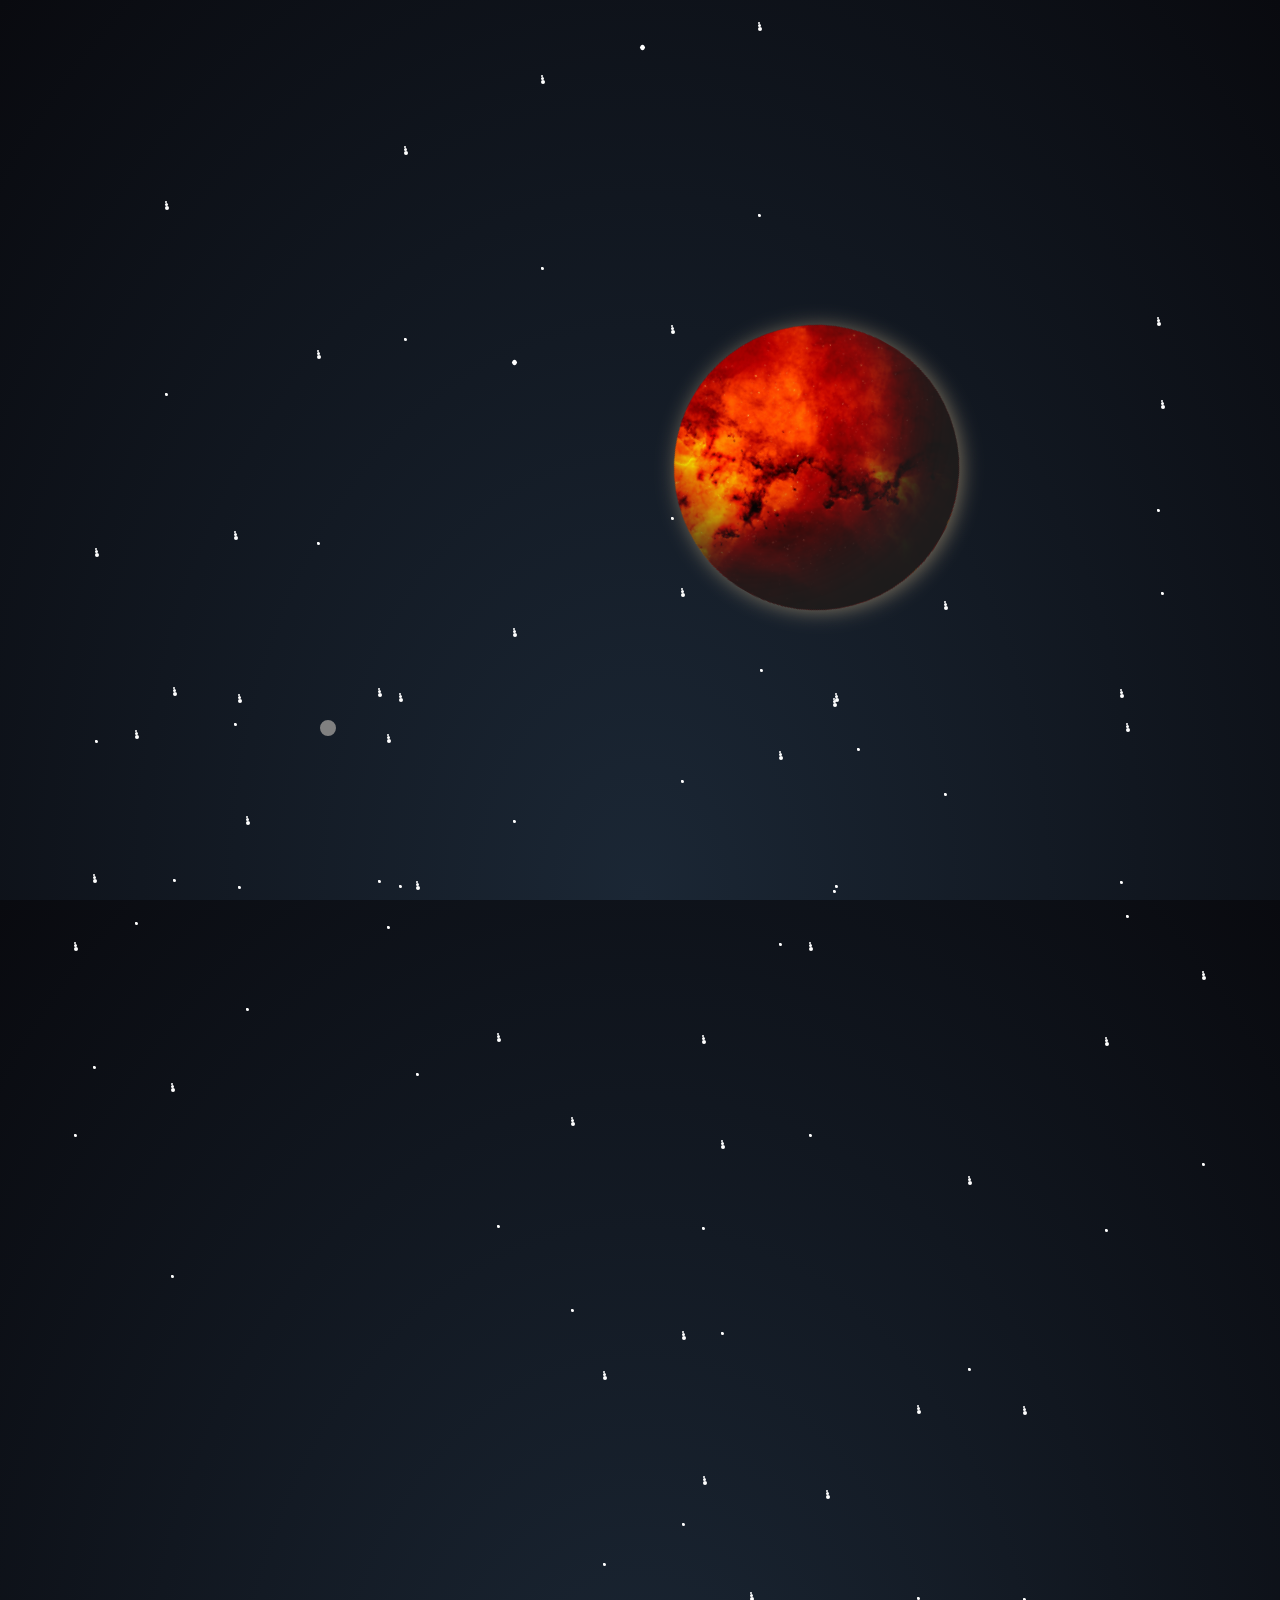
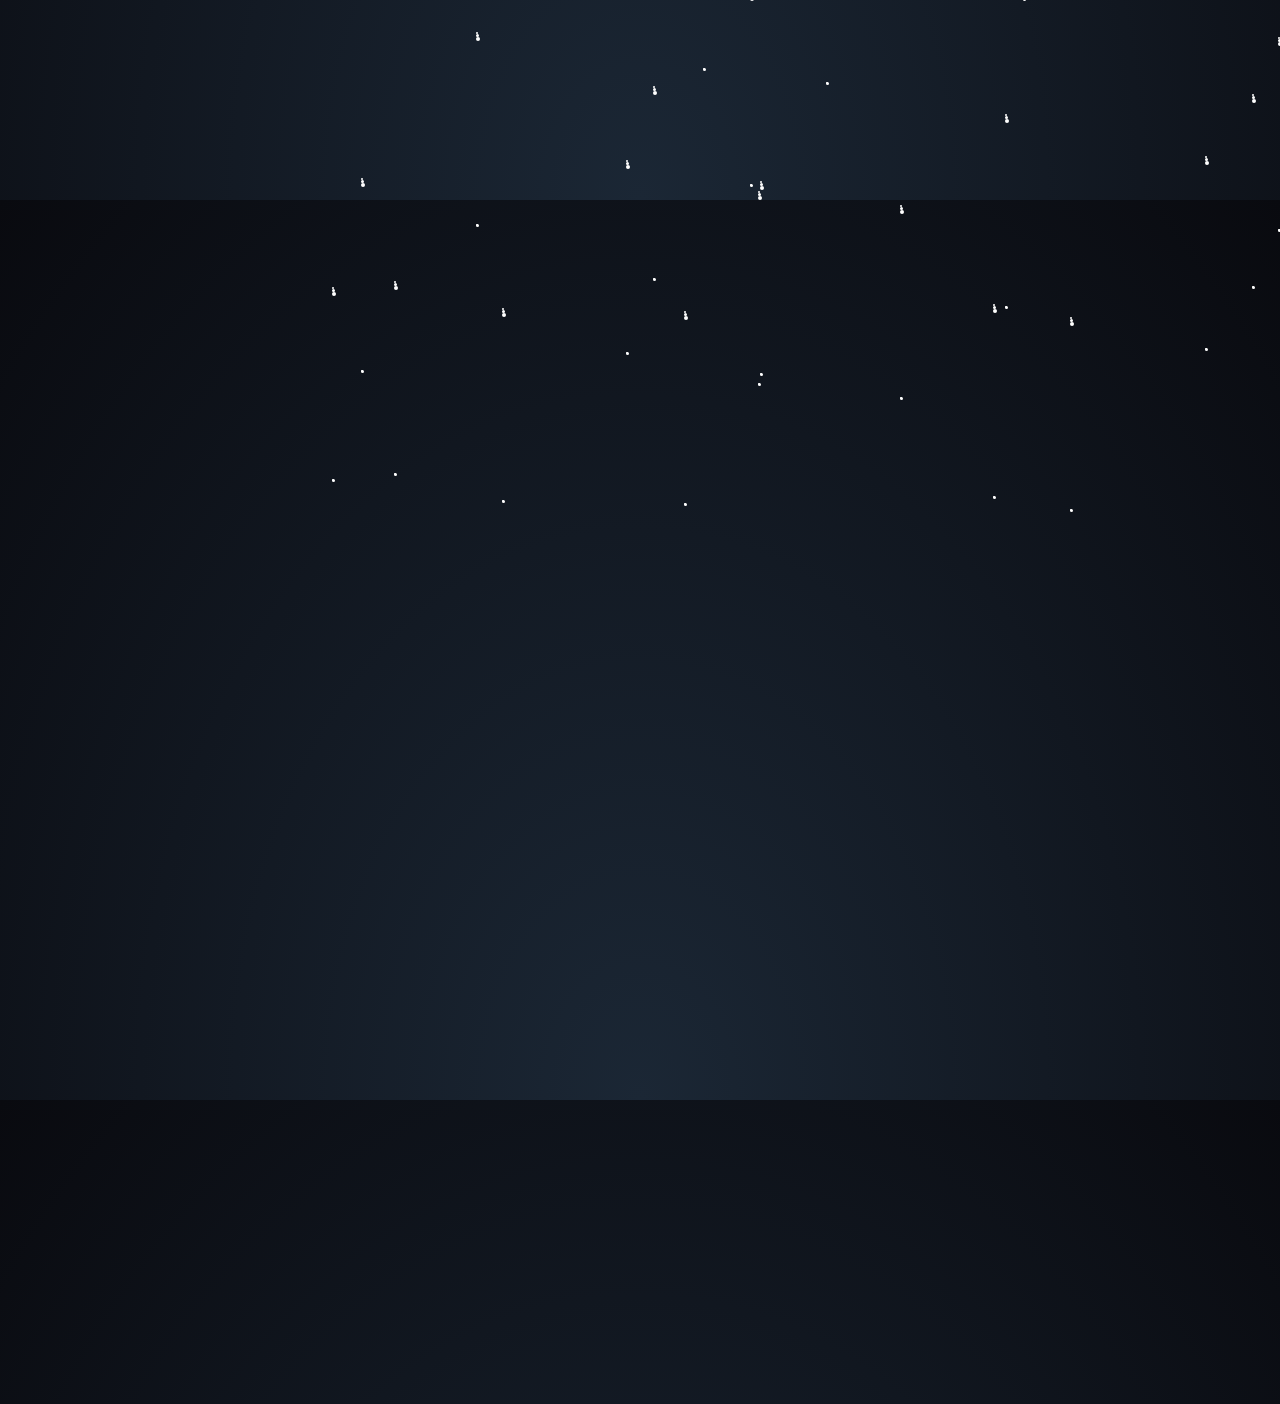
<file: wp-content/themes/onenav/index.html>
﻿<!DOCTYPE html>
<html lang="en" >
<head>
  <meta charset="UTF-8">
  <title>css3行星网页动画特效代码 www.bootstrapmb.com</title>
  <link rel="stylesheet" href="./style.css">

</head>
<body>
<!-- partial:index.partial.html -->
<html>
  <body>
    <div id='stars'></div>
    <div id='stars2'></div>
    <div id='stars3'></div>
    <div class="container">
      <div class="night">
        <ul>
          <li></li>
          <li></li>
          <li></li>
          <li></li>
          <li></li>	
        </ul>
      </div>
      <div class="planet"></div>
    </div>
  </body>
</html>
<!-- partial -->
  
</body>
</html>
</file>
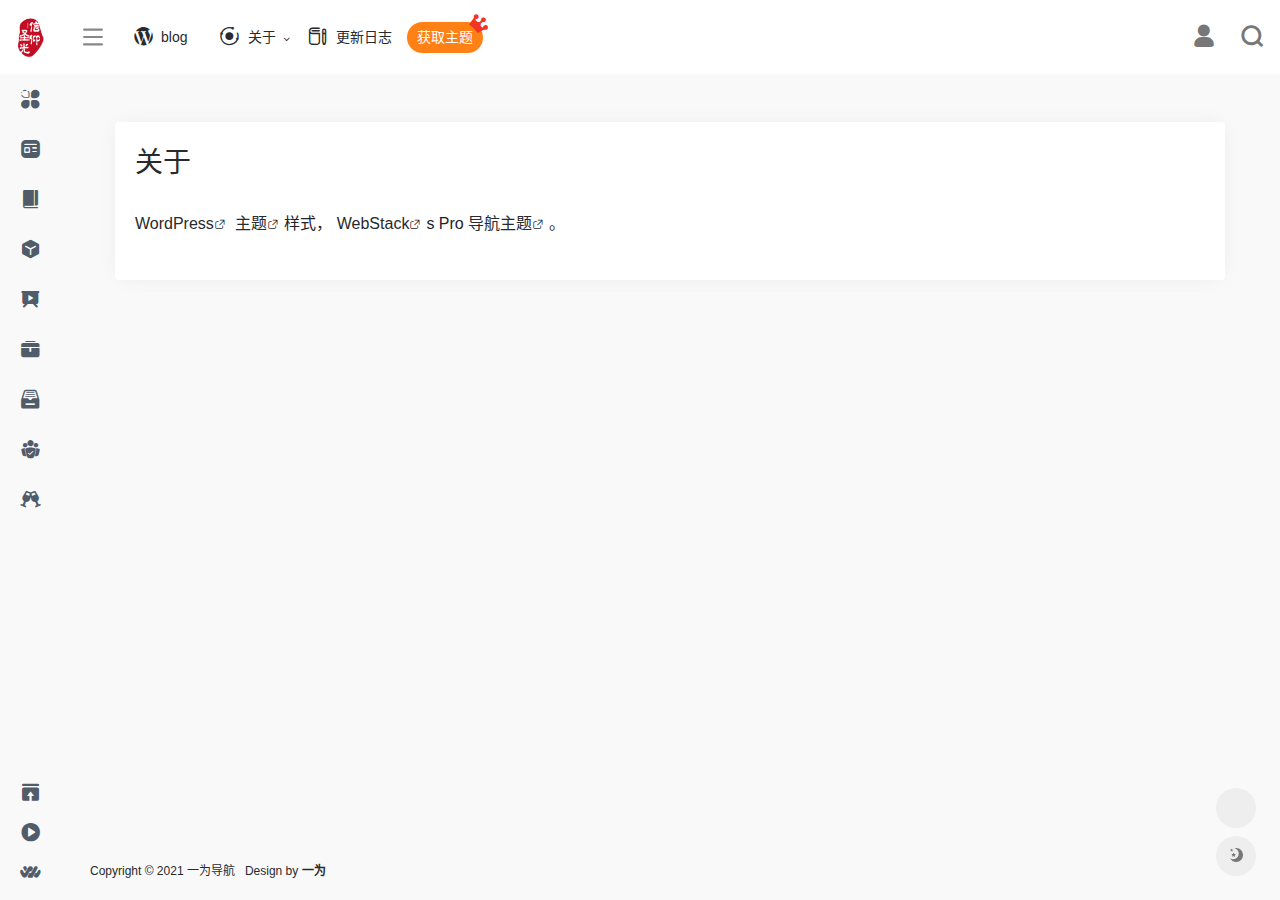
<file: about.html>
<!DOCTYPE html>
<html lang="zh-CN">
<head>
<meta charset="UTF-8">
<meta http-equiv="X-UA-Compatible" content="IE=edge, chrome=1">
<meta name="viewport" content="width=device-width, initial-scale=1.0, minimum-scale=1.0, maximum-scale=1.0, user-scalable=no">
<title>关于 | 一为导航</title>
<meta name="theme-color" content="#f9f9f9">
<meta name="keywords" content="UI设计,UI设计素材,设计导航,网址导航,设计资源,创意导航,创意网站导航,设计师网址大全,设计素材大全,设计师导航,UI设计资源,优秀UI设计欣赏,设计师导航,设计师网址大全,设计师网址导航,产品经理网址导航,交互设计师网址导航">
<meta name="description" content="WordPress主题样式，WebStacksPro导航主题。">
<meta property="og:type" content="article">
<meta property="og:url" content="https://nav.iowen.cn/about"> 
<meta property="og:title" content="关于 | 一为导航">
<meta property="og:description" content="WordPress主题样式，WebStacksPro导航主题。">
<meta property="og:image" content="https://gitee.com/iowen/ioimg/raw/master/screenshots/3.jpg">
<meta property="og:site_name" content="一为导航">





<link rel='stylesheet' id='wp-block-library-css' href='wp-includes/css/dist/block-library/style.min-5.6.2.css' type='text/css' media='all'>
<link rel='stylesheet' id='iconfont-css' href='wp-content/themes/onenav/css/iconfont-3.03029.1.css' type='text/css' media='all'>
<link rel='stylesheet' id='iconfontd-css' href='t/font_1620678_7g0p3h6gbl-3.03029..css' type='text/css' media='all'>
<link rel='stylesheet' id='bootstrap-css' href='wp-content/themes/onenav/css/bootstrap.min-3.03029.1.css' type='text/css' media='all'>
<link rel='stylesheet' id='lightbox-css' href='wp-content/themes/onenav/css/jquery.fancybox.min-3.03029.1.css' type='text/css' media='all'>
<link rel='stylesheet' id='style-css' href='wp-content/themes/onenav/css/style-3.03029.1.css' type='text/css' media='all'>
<script type='text/javascript' src='wp-content/themes/onenav/js/jquery.min-3.03029.1.js' id='jquery-js'></script>
<link rel="canonical" href="">
<style>#footer-tools [data-v-db6ccf64][data-v-41ba7e2c]{top:unset!important;bottom:0!important;right:44px!important}
.io.icon-fw,.iconfont.icon-fw {
    width: 1.15em;
}
.io.icon-lg,.iconfont.icon-lg{
    font-size: 1.5em;
    line-height: .75em;
    vertical-align: -.125em;
}
.screenshot-carousel .img_wrapper a{display:contents}
.fancybox-slide--iframe .fancybox-content{max-width :1280px;margin:0}
.fancybox-slide--iframe.fancybox-slide{padding:44px 0}
.navbar-nav .menu-item-286 a{background: #ff8116;border-radius: 50px!important;padding: 5px 10px!important;margin: 5px 0!important;color: #fff!important;}
.navbar-nav .menu-item-286 a i{position: absolute;top: 0;right: -10px;color: #f13522;}
.io-black-mode .navbar-nav .menu-item-286 a{background: #ce9412;}
.io-black-mode .navbar-nav .menu-item-286 a i{color: #fff;}</style><!-- 自定义代码 -->
<!-- end 自定义代码 -->
</head> 
<body class="io-grey-mode">
<div id="loading"><style> 
.loader{width:250px;height:50px;line-height:50px;text-align:center;position:absolute;top:50%;left:50%;transform:translate(-50%,-50%);font-family:helvetica,arial,sans-serif;text-transform:uppercase;font-weight:900;color:#f1404b;letter-spacing:0.2em}
.loader::before,.loader::after{content:"";display:block;width:15px;height:15px;background:#f1404b;position:absolute;animation:load .7s infinite alternate ease-in-out}
.loader::before{top:0}
.loader::after{bottom:0}
@keyframes load{0%{left:0;height:30px;width:15px}
50%{height:8px;width:40px}
100%{left:235px;height:30px;width:15px}
}
</style>
<div class="loader">Loading...</div></div>   <div class="page-container">


        <div id="sidebar" class="sticky sidebar-nav fade mini-sidebar" style="width: 60px;">
            <div class="modal-dialog h-100  sidebar-nav-inner">
                <div class="sidebar-logo border-bottom border-color">
                    <!-- logo -->
                    <div class="logo overflow-hidden">
                        <a href="index.html" class="logo-expanded">
                            <img src="wp-content/uploads/2020/01/ywdh-logo-1.png" height="40" class="logo-light" alt="一为导航">
                            <img src="wp-content/uploads/2020/01/ywdh-logo.png" height="40" class="logo-dark d-none" alt="一为导航">
                        </a>
                        <a href="index.html" class="logo-collapsed">
                            <img src="wp-content/uploads/2020/01/ywdh-logo-bark-ico.png" height="40" class="logo-light" alt="一为导航">
                            <img src="wp-content/uploads/2020/01/ywdh-logo-ico.png" height="40" class="logo-dark d-none" alt="一为导航">
                        </a>
                    </div>
                    <!-- logo end -->
                </div>
                <div class="sidebar-menu flex-fill">
                    <div class="sidebar-scroll">
                        <div class="sidebar-menu-inner">
                            <ul>
                                                                <li class="sidebar-item top-menu">
                                    <a href="javascript:;" class="smooth change-href">
                                        <i class="iconfont icon-category icon-fw icon-lg mr-2"></i>
                                        <span>站点推荐</span>
                                        <i class="iconfont icon-arrow-r-m sidebar-more text-sm"></i>
                                    </a>
                                    <ul>
                                        <li id="menu-item-281" class="menu-item menu-item-type-post_type menu-item-object-page menu-item-281"><a href="blog.html">
        <i class="io io-wordpress icon-fw icon-lg mr-2"></i>
                <span>blog</span></a></li>
<li id="menu-item-284" class="menu-item menu-item-type-post_type menu-item-object-page menu-item-has-children menu-item-284"><a href="">
        <i class="io io-gonggongku icon-fw icon-lg mr-2"></i>
                <span>关于</span></a>
<ul class="sub-menu">
	<li id="menu-item-264" class="menu-item menu-item-type-post_type menu-item-object-page menu-item-264"><a href="contribute.html">网站提交</a></li>
	<li id="menu-item-285" class="menu-item menu-item-type-custom menu-item-object-custom menu-item-285"><a href="#">二级菜单样式</a></li>
</ul>
</li>
<li id="menu-item-786" class="menu-item menu-item-type-custom menu-item-object-custom menu-item-786"><a target="_blank" rel="noopener" href="javascript:;">
        <i class="io io-change icon-fw icon-lg mr-2"></i>
                <span>更新日志</span></a></li>
<li id="menu-item-286" class="menu-item menu-item-type-custom menu-item-object-custom menu-item-286"><a target="_blank" rel="noopener" href="javascript:;">
        <i class="io io-huangguan icon-fw icon-lg mr-2"></i>
                <span>获取主题</span></a></li>
                                    </ul>
                                </li> 
                                                                                                    <li class="sidebar-item">
                                            <a href="index.html#term-2" class="smooth">
                                                <i class="io io-fuwu icon-fw icon-lg mr-2"></i>
                                                <span>常用推荐</span>
                                            </a>
                                        </li> 
                                                                            <li class="sidebar-item">
                                            <!--<a href="javascript:;">-->
                                                                                        <a href="index.html#term-448" class="smooth change-href" data-change="https://nav.iowen.cn/#term-448">
                                                <i class="io io-zixun icon-fw icon-lg mr-2"></i>
                                                <span>社区资讯</span>
                                                <i class="iconfont icon-arrow-r-m sidebar-more text-sm"></i>
                                            </a>
                                            <ul>
                                             
                                                <li>
                                                    <a href="index.html#term-39" class="smooth"><span>科技</span></a>
                                                </li>
                                             
                                                <li>
                                                    <a href="index.html#term-3" class="smooth"><span>社区资讯</span></a>
                                                </li>
                                                                                        </ul>
                                        </li>
                                                                        <li class="sidebar-item">
                                            <a href="index.html#term-98" class="smooth">
                                                <i class="io io-book icon-fw icon-lg mr-2"></i>
                                                <span>书籍期刊</span>
                                            </a>
                                        </li> 
                                                                            <li class="sidebar-item">
                                            <a href="index.html#term-69" class="smooth">
                                                <i class="io io-app icon-fw icon-lg mr-2"></i>
                                                <span>软件游戏</span>
                                            </a>
                                        </li> 
                                                                            <li class="sidebar-item">
                                            <a href="index.html#term-41" class="smooth">
                                                <i class="io io-yanshi icon-fw icon-lg mr-2"></i>
                                                <span>用户演示</span>
                                            </a>
                                        </li> 
                                                                            <li class="sidebar-item">
                                            <!--<a href="javascript:;">-->
                                                                                        <a href="index.html#term-18" class="smooth change-href" data-change="https://nav.iowen.cn/#term-18">
                                                <i class="io io-gongju icon-fw icon-lg mr-2"></i>
                                                <span>常用工具</span>
                                                <i class="iconfont icon-arrow-r-m sidebar-more text-sm"></i>
                                            </a>
                                            <ul>
                                             
                                                <li>
                                                    <a href="index.html#term-22" class="smooth"><span>在线配色</span></a>
                                                </li>
                                             
                                                <li>
                                                    <a href="index.html#term-24" class="smooth"><span>Chrome插件</span></a>
                                                </li>
                                             
                                                <li>
                                                    <a href="index.html#term-21" class="smooth"><span>交互动效</span></a>
                                                </li>
                                             
                                                <li>
                                                    <a href="index.html#term-19" class="smooth"><span>图形创意</span></a>
                                                </li>
                                             
                                                <li>
                                                    <a href="index.html#term-23" class="smooth"><span>在线工具</span></a>
                                                </li>
                                             
                                                <li>
                                                    <a href="index.html#term-20" class="smooth"><span>界面设计</span></a>
                                                </li>
                                                                                        </ul>
                                        </li>
                                                                        <li class="sidebar-item">
                                            <!--<a href="javascript:;">-->
                                                                                        <a href="index.html#term-8" class="smooth change-href" data-change="https://nav.iowen.cn/#term-8">
                                                <i class="io io-sucai1-copy icon-fw icon-lg mr-2"></i>
                                                <span>素材资源</span>
                                                <i class="iconfont icon-arrow-r-m sidebar-more text-sm"></i>
                                            </a>
                                            <ul>
                                             
                                                <li>
                                                    <a href="index.html#term-11" class="smooth"><span>平面素材</span></a>
                                                </li>
                                             
                                                <li>
                                                    <a href="index.html#term-10" class="smooth"><span>LOGO设计</span></a>
                                                </li>
                                             
                                                <li>
                                                    <a href="index.html#term-15" class="smooth"><span>Mockup</span></a>
                                                </li>
                                             
                                                <li>
                                                    <a href="index.html#term-17" class="smooth"><span>PPT资源</span></a>
                                                </li>
                                             
                                                <li>
                                                    <a href="index.html#term-13" class="smooth"><span>Sketch资源</span></a>
                                                </li>
                                             
                                                <li>
                                                    <a href="index.html#term-9" class="smooth"><span>图标素材</span></a>
                                                </li>
                                             
                                                <li>
                                                    <a href="index.html#term-12" class="smooth"><span>UI资源</span></a>
                                                </li>
                                             
                                                <li>
                                                    <a href="index.html#term-14" class="smooth"><span>字体资源</span></a>
                                                </li>
                                             
                                                <li>
                                                    <a href="index.html#term-16" class="smooth"><span>摄影图库</span></a>
                                                </li>
                                                                                        </ul>
                                        </li>
                                                                        <li class="sidebar-item">
                                            <a href="index.html#term-25" class="smooth">
                                                <i class="io io-tuandui icon-fw icon-lg mr-2"></i>
                                                <span>UED团队</span>
                                            </a>
                                        </li> 
                                                                                <li class="sidebar-item">
                                                <a href="index.html#friendlink" class="smooth">
                                                    <i class="io io-links icon-fw icon-lg mr-2"></i>
                                                    <span>友情链接</span>
                                                </a>
                                            </li> 
                                         
                            </ul>
                        </div>
                    </div>
                </div>
                <div class="border-top py-2 border-color">
                    <div class="flex-bottom">
                        <ul> 
                            <li id="menu-item-237" class="menu-item menu-item-type-post_type menu-item-object-page menu-item-237 sidebar-item"><a href="contribute.html">
        <i class="io io-tijiao icon-fw icon-lg mr-2"></i>
                <span>网站提交</span></a></li>
<li id="menu-item-212" class="menu-item menu-item-type-post_type menu-item-object-page menu-item-212 sidebar-item"><a href="sample-page.html">
        <i class="io io-caozuoshili icon-fw icon-lg mr-2"></i>
                <span>示例页面</span></a></li>
<li id="menu-item-213" class="menu-item menu-item-type-custom menu-item-object-custom menu-item-213 sidebar-item"><a target="_blank" rel="noopener" href="index1.html">
        <i class="io io-iowen icon-fw icon-lg mr-2"></i>
                <span>一为忆</span></a></li>
 
                        </ul>
                    </div>
                </div>
            </div>
        </div>
        <div class="main-content flex-fill page">
		<div id="header" class="page-header sticky">
			<div class="navbar navbar-expand-md">
                <div class="container-fluid p-0">

                    <a href="index.html" class="navbar-brand d-md-none" title="一为导航">
						<img src="wp-content/uploads/2020/01/ywdh-logo-bark-ico.png" class="logo-light" alt="一为导航">
						<img src="wp-content/uploads/2020/01/ywdh-logo-ico.png" class="logo-dark d-none" alt="一为导航">
                    </a>
                    
                    <div class="collapse navbar-collapse order-2 order-md-1">
                        <div class="header-mini-btn">
                            <label>
                                <input id="mini-button" type="checkbox">
                                <svg viewbox="0 0 100 100" xmlns="http://www.w3.org/2000/svg"> 
                                    <path class="line--1" d="M0 40h62c18 0 18-20-17 5L31 55"></path>
                                    <path class="line--2" d="M0 50h80"></path>
                                    <path class="line--3" d="M0 60h62c18 0 18 20-17-5L31 45"></path>
                                </svg>
                            </label>
                        
                        </div>
                        						<ul class="navbar-nav site-menu mr-4">
                            <li id="menu-item-281" class="menu-item menu-item-type-post_type menu-item-object-page menu-item-281"><a href="blog.html">
        <i class="io io-wordpress icon-fw icon-lg mr-2"></i>
                <span>blog</span></a></li>
<li id="menu-item-284" class="menu-item menu-item-type-post_type menu-item-object-page menu-item-has-children menu-item-284"><a href="">
        <i class="io io-gonggongku icon-fw icon-lg mr-2"></i>
                <span>关于</span></a>
<ul class="sub-menu">
	<li id="menu-item-264" class="menu-item menu-item-type-post_type menu-item-object-page menu-item-264"><a href="contribute.html">网站提交</a></li>
	<li id="menu-item-285" class="menu-item menu-item-type-custom menu-item-object-custom menu-item-285"><a href="#">二级菜单样式</a></li>
</ul>
</li>
<li id="menu-item-786" class="menu-item menu-item-type-custom menu-item-object-custom menu-item-786"><a target="_blank" rel="noopener" href="javascript:;">
        <i class="io io-change icon-fw icon-lg mr-2"></i>
                <span>更新日志</span></a></li>
<li id="menu-item-286" class="menu-item menu-item-type-custom menu-item-object-custom menu-item-286"><a target="_blank" rel="noopener" href="javascript:;">
        <i class="io io-huangguan icon-fw icon-lg mr-2"></i>
                <span>获取主题</span></a></li>
 
						</ul>
                    </div>
                    
                    <ul class="nav navbar-menu text-xs order-1 order-md-2">
                                                <!-- 一言 -->
						<li class="nav-item mr-3 mr-lg-0 d-none d-lg-block">
							<div class="text-sm overflowClip_1">
                                <script src="https://www.iowen.cn/jitang/api/?format=js& ></script> 
                                <a href="jitang/index.html" target="_blank" rel="external nofollow"><span id="hitokoto"><script>hitokoto()</script></span></a>
							</div>
						</li>
                        <!-- 一言 end -->
                                                						    <li class="nav-login ml-3 ml-md-4">
						    	<a href="login/index.html" title="登录"><i class="iconfont icon-user icon-2x"></i></a>
						    </li>
                                                						<li class="nav-search ml-3 ml-md-4">
							<a href="javascript:" data-toggle="modal" data-target="#search-modal"><i class="iconfont icon-search icon-2x"></i></a>
						</li>
                        						<li class="nav-item d-md-none mobile-menu ml-3 ml-md-4">
							<a href="javascript:" id="sidebar-switch" data-toggle="modal" data-target="#sidebar"><i class="iconfont icon-classification icon-2x"></i></a>
						</li>
                    </ul>
				</div>
            </div>
        </div>
        <div class="placeholder" style="height:74px"></div>
    <div id="content" class="container my-4 my-md-5">
            <div class="panel card">
		    <div class="card-body">
				<div class="panel-header mb-4">
                    <h1 class="h3">关于</h1>
                </div>
                <div class="panel-body mt-2">
                    	    		    
<p><a class="external" href="javascript:;" title="查看与 WordPress 相关的文章" target="_blank">WordPress</a> <a class="external" href="sitetag/zhuti.html" title="查看与 主题 相关的文章" target="_blank">主题</a>样式， <a class="external" href="sitetag/webstack.html" title="查看与 WebStack 相关的文章" target="_blank">WebStack</a>s Pro <a class="external" href="tag/daohangzhuti.html" title="查看与 导航主题 相关的文章" target="_blank">导航主题</a>。 </p>
                        	    	                        </div>
            </div>
            </div>
            	</div>
             
            <footer class="main-footer footer-type-1 text-xs">
                <div id="footer-tools" class="d-flex flex-column">
                    <a href="javascript:" id="go-to-up" class="btn rounded-circle go-up m-1" rel="go-top">
                        <i class="iconfont icon-to-up"></i>
                    </a>
                                                            <!-- 天气  -->
                    <div class="btn rounded-circle weather m-1">
                        <div id="he-plugin-simple" style="display: contents;"></div>
                        <script>WIDGET = {CONFIG: {"modules": "02","background": 5,"tmpColor": "888","tmpSize": 14,"cityColor": "888","citySize": 14,"aqiSize": 14,"weatherIconSize": 24,"alertIconSize": 18,"padding": "7px 2px 7px 2px","shadow": "1","language": "auto","borderRadius": 5,"fixed": "false","vertical": "middle","horizontal": "left","key": "a922adf8928b4ac1ae7a31ae7375e191"}}</script>
                        <script src="simple/static/js/he-simple-common-1.1.js"></script>
                    </div>
                    <!-- 天气 end -->
                                        <a href="javascript:" id="switch-mode" class="btn rounded-circle switch-dark-mode m-1" data-toggle="tooltip" data-placement="left" title="夜间模式">
                        <i class="mode-ico iconfont icon-light"></i>
                    </a>
                </div>
                <div class="footer-inner">
                    <div class="footer-text">
                                                Copyright © 2021 一为导航                         &nbsp;&nbsp;Design by <a href="index1.html" target="_blank"><strong>一为</strong></a>&nbsp;&nbsp;                                           </div>
                </div>
            </footer>
        </div><!-- main-content end -->
    </div><!-- page-container end -->
  
<div class="modal fade search-modal" id="search-modal">
    <div class="modal-dialog modal-lg modal-dialog-centered">
        <div class="modal-content">  
            <div class="modal-body">
                 
<div id="search" class="s-search mx-auto my-4">
    <div id="search-list" class="hide-type-list">
        <div class="s-type">
            <span></span>
            <div class="s-type-list">
                <label for="m_type-baidu" data-id="group-a">常用</label><label for="m_type-baidu1" data-id="group-b">搜索</label><label for="m_type-br" data-id="group-c">工具</label><label for="m_type-zhihu" data-id="group-d">社区</label><label for="m_type-taobao1" data-id="group-e">生活</label><label for="m_type-zhaopin" data-id="group-f">求职</label>            </div>
        </div>
        <div class="search-group group-a"><span class="type-text text-muted">常用</span><ul class="search-type"><li><input checked="checked" hidden="" type="radio" name="type2" id="m_type-baidu" value="https://www.baidu.com/s?wd=" data-placeholder="百度一下"><label for="m_type-baidu"><span class="text-muted">百度</span></label></li><li><input hidden="" type="radio" name="type2" id="m_type-google" value="https://www.google.com/search?q=" data-placeholder="谷歌两下"><label for="m_type-google"><span class="text-muted">Google</span></label></li><li><input hidden="" type="radio" name="type2" id="m_type-zhannei" value="https://nav.iowen.cn/?post_type=sites&s=" data-placeholder="站内搜索"><label for="m_type-zhannei"><span class="text-muted">站内</span></label></li><li><input hidden="" type="radio" name="type2" id="m_type-taobao" value="https://s.taobao.com/search?q=" data-placeholder="淘宝"><label for="m_type-taobao"><span class="text-muted">淘宝</span></label></li><li><input hidden="" type="radio" name="type2" id="m_type-bing" value="https://cn.bing.com/search?q=" data-placeholder="微软Bing搜索"><label for="m_type-bing"><span class="text-muted">Bing</span></label></li></ul></div><div class="search-group group-b"><span class="type-text text-muted">搜索</span><ul class="search-type"><li><input hidden="" type="radio" name="type2" id="m_type-baidu1" value="https://www.baidu.com/s?wd=" data-placeholder="百度一下"><label for="m_type-baidu1"><span class="text-muted">百度</span></label></li><li><input hidden="" type="radio" name="type2" id="m_type-google1" value="https://www.google.com/search?q=" data-placeholder="谷歌两下"><label for="m_type-google1"><span class="text-muted">Google</span></label></li><li><input hidden="" type="radio" name="type2" id="m_type-360" value="https://www.so.com/s?q=" data-placeholder="360好搜"><label for="m_type-360"><span class="text-muted">360</span></label></li><li><input hidden="" type="radio" name="type2" id="m_type-sogo" value="https://www.sogou.com/web?query=" data-placeholder="搜狗搜索"><label for="m_type-sogo"><span class="text-muted">搜狗</span></label></li><li><input hidden="" type="radio" name="type2" id="m_type-bing1" value="https://cn.bing.com/search?q=" data-placeholder="微软Bing搜索"><label for="m_type-bing1"><span class="text-muted">Bing</span></label></li><li><input hidden="" type="radio" name="type2" id="m_type-sm" value="https://yz.m.sm.cn/s?q=" data-placeholder="UC移动端搜索"><label for="m_type-sm"><span class="text-muted">神马</span></label></li></ul></div><div class="search-group group-c"><span class="type-text text-muted">工具</span><ul class="search-type"><li><input hidden="" type="radio" name="type2" id="m_type-br" value="https://rank.chinaz.com/all/" data-placeholder="请输入网址(不带https://)"><label for="m_type-br"><span class="text-muted">权重查询</span></label></li><li><input hidden="" type="radio" name="type2" id="m_type-links" value="https://link.chinaz.com/" data-placeholder="请输入网址(不带https://)"><label for="m_type-links"><span class="text-muted">友链检测</span></label></li><li><input hidden="" type="radio" name="type2" id="m_type-icp" value="https://icp.aizhan.com/" data-placeholder="请输入网址(不带https://)"><label for="m_type-icp"><span class="text-muted">备案查询</span></label></li><li><input hidden="" type="radio" name="type2" id="m_type-ping" value="https://ping.chinaz.com/" data-placeholder="请输入网址(不带https://)"><label for="m_type-ping"><span class="text-muted">PING检测</span></label></li><li><input hidden="" type="radio" name="type2" id="m_type-404" value="https://tool.chinaz.com/Links/?DAddress=" data-placeholder="请输入网址(不带https://)"><label for="m_type-404"><span class="text-muted">死链检测</span></label></li><li><input hidden="" type="radio" name="type2" id="m_type-ciku" value="https://www.ciku5.com/s?wd=" data-placeholder="请输入关键词"><label for="m_type-ciku"><span class="text-muted">关键词挖掘</span></label></li></ul></div><div class="search-group group-d"><span class="type-text text-muted">社区</span><ul class="search-type"><li><input hidden="" type="radio" name="type2" id="m_type-zhihu" value="https://www.zhihu.com/search?type=content&q=" data-placeholder="知乎"><label for="m_type-zhihu"><span class="text-muted">知乎</span></label></li><li><input hidden="" type="radio" name="type2" id="m_type-wechat" value="https://weixin.sogou.com/weixin?type=2&query=" data-placeholder="微信"><label for="m_type-wechat"><span class="text-muted">微信</span></label></li><li><input hidden="" type="radio" name="type2" id="m_type-weibo" value="https://s.weibo.com/weibo/" data-placeholder="微博"><label for="m_type-weibo"><span class="text-muted">微博</span></label></li><li><input hidden="" type="radio" name="type2" id="m_type-douban" value="https://www.douban.com/search?q=" data-placeholder="豆瓣"><label for="m_type-douban"><span class="text-muted">豆瓣</span></label></li><li><input hidden="" type="radio" name="type2" id="m_type-why" value="https://ask.seowhy.com/search/?q=" data-placeholder="SEO问答社区"><label for="m_type-why"><span class="text-muted">搜外问答</span></label></li></ul></div><div class="search-group group-e"><span class="type-text text-muted">生活</span><ul class="search-type"><li><input hidden="" type="radio" name="type2" id="m_type-taobao1" value="https://s.taobao.com/search?q=" data-placeholder="淘宝"><label for="m_type-taobao1"><span class="text-muted">淘宝</span></label></li><li><input hidden="" type="radio" name="type2" id="m_type-jd" value="https://search.jd.com/Search?keyword=" data-placeholder="京东"><label for="m_type-jd"><span class="text-muted">京东</span></label></li><li><input hidden="" type="radio" name="type2" id="m_type-xiachufang" value="https://www.xiachufang.com/search/?keyword=" data-placeholder="下厨房"><label for="m_type-xiachufang"><span class="text-muted">下厨房</span></label></li><li><input hidden="" type="radio" name="type2" id="m_type-xiangha" value="https://www.xiangha.com/so/?q=caipu&s=" data-placeholder="香哈菜谱"><label for="m_type-xiangha"><span class="text-muted">香哈菜谱</span></label></li><li><input hidden="" type="radio" name="type2" id="m_type-12306" value="https://www.12306.cn/?" data-placeholder="12306"><label for="m_type-12306"><span class="text-muted">12306</span></label></li><li><input hidden="" type="radio" name="type2" id="m_type-kd100" value="https://www.kuaidi100.com/?" data-placeholder="快递100"><label for="m_type-kd100"><span class="text-muted">快递100</span></label></li><li><input hidden="" type="radio" name="type2" id="m_type-qunar" value="https://www.qunar.com/?" data-placeholder="去哪儿"><label for="m_type-qunar"><span class="text-muted">去哪儿</span></label></li></ul></div><div class="search-group group-f"><span class="type-text text-muted">求职</span><ul class="search-type"><li><input hidden="" type="radio" name="type2" id="m_type-zhaopin" value="https://sou.zhaopin.com/jobs/searchresult.ashx?kw=" data-placeholder="智联招聘"><label for="m_type-zhaopin"><span class="text-muted">智联招聘</span></label></li><li><input hidden="" type="radio" name="type2" id="m_type-51job" value="https://search.51job.com/?" data-placeholder="前程无忧"><label for="m_type-51job"><span class="text-muted">前程无忧</span></label></li><li><input hidden="" type="radio" name="type2" id="m_type-lagou" value="https://www.lagou.com/jobs/list_" data-placeholder="拉钩网"><label for="m_type-lagou"><span class="text-muted">拉钩网</span></label></li><li><input hidden="" type="radio" name="type2" id="m_type-liepin" value="https://www.liepin.com/zhaopin/?key=" data-placeholder="猎聘网"><label for="m_type-liepin"><span class="text-muted">猎聘网</span></label></li></ul></div>    </div>
    <form action="https://nav.iowen.cn?s=" method="get" target="_blank" class="super-search-fm">
        <input type="text" id="m_search-text" class="form-control smart-tips search-key" zhannei="" autocomplete="off" placeholder="输入关键字搜索" style="outline:0">
        <button type="submit"><i class="iconfont icon-search"></i></button>
    </form> 
    <div class="card search-smart-tips" style="display: none">
      <ul></ul>
    </div>
</div>
  
                <div class="px-1 mb-3"><i class="text-xl iconfont icon-hot mr-1" style="color:#f1404b;"></i><span class="h6">热门推荐： </span></div>
                <div class="mb-3">
                    <li id="menu-item-332" class="menu-item menu-item-type-taxonomy menu-item-object-post_tag menu-item-332"><a href="tag/黑洞.html">黑洞</a></li>
<li id="menu-item-333" class="menu-item menu-item-type-custom menu-item-object-custom menu-item-333"><a href="E5AFBCE888AAE4B8BBE9A298.html">导航主题</a></li>
<li id="menu-item-335" class="menu-item menu-item-type-custom menu-item-object-custom menu-item-335"><a href="E59BBEE6A087.html">图标</a></li>
                </div>
            </div>  
            <div style="position: absolute;bottom: -40px;width: 100%;text-align: center;"><a href="javascript:" data-dismiss="modal"><i class="iconfont icon-close-circle icon-2x" style="color: #fff;"></i></a></div>
        </div>
    </div>  
</div>
<script type='text/javascript' src='ajax/libs/jqueryui/1.12.1/jquery-ui.min-3.03029.1.js' id='jquery-ui-js'></script>
<script type='text/javascript' src='jqueryui-touch-punch/0.2.2/jquery.ui.touch-punch.min-3.0302.js' id='jqueryui-touch-js'></script>
<script type='text/javascript' src='wp-includes/js/clipboard.min-5.6.2.js' id='clipboard-js'></script>
<script type='text/javascript' id='popper-js-extra'>
/* <![CDATA[ */
var theme = {"ajaxurl":"https:\/\/nav.iowen.cn\/wp-admin\/admin-ajax.php","addico":"https:\/\/nav.iowen.cn\/wp-content\/themes\/onenav\/images\/add.png","order":"asc","formpostion":"top","defaultclass":"io-grey-mode","isCustomize":"1","icourl":"https:\/\/api.iowen.cn\/favicon\/","icopng":".png","urlformat":"1","customizemax":"10","newWindow":"0","lazyload":"1","minNav":"1","loading":"1","hotWords":"baidu","classColumns":" col-sm-6 col-md-4 col-xl-5a col-xxl-6a ","apikey":"TWpBeU1UVTNOekk1TWpVMEIvZ1M2bFVIQllUMmxsV1dZelkxQTVPVzB3UW04eldGQmxhM3BNWW14bVNtWk4="};
/* ]]> */
</script>
<script type='text/javascript' src='wp-content/themes/onenav/js/popper.min-3.03029.1.js' id='popper-js'></script>
<script type='text/javascript' src='wp-content/themes/onenav/js/bootstrap.min-3.03029.1.js' id='bootstrap-js'></script>
<script type='text/javascript' src='wp-content/themes/onenav/js/theia-sticky-sidebar-3.03029.1.js' id='sidebar-js'></script>
<script type='text/javascript' src='wp-content/themes/onenav/js/lazyload.min-3.03029.1.js' id='lazyload-js'></script>
<script type='text/javascript' src='wp-content/themes/onenav/js/jquery.fancybox.min-3.03029.1.js' id='lightbox-js-js'></script>
<script type='text/javascript' src='wp-content/themes/onenav/js/app-3.03029.1.js' id='appjs-js'></script>
<script type="text/javascript">
    $(document).ready(function(){
        var siteWelcome = $('#loading');
        siteWelcome.addClass('close');
        setTimeout(function() {
            siteWelcome.remove();
        }, 600);
    });
</script>
    <script type="text/javascript">
    $(document).on('click','a.smooth-n',function(ev) {
        ev.preventDefault();
        $("html, body").animate({
            scrollTop: $($(this).attr("href")).offset().top - 90
        }, {
            duration: 500,
            easing: "swing"
        });
    });
    </script>
<!-- 自定义代码 -->
<!-- end 自定义代码 -->
</body>
</html>
</file>
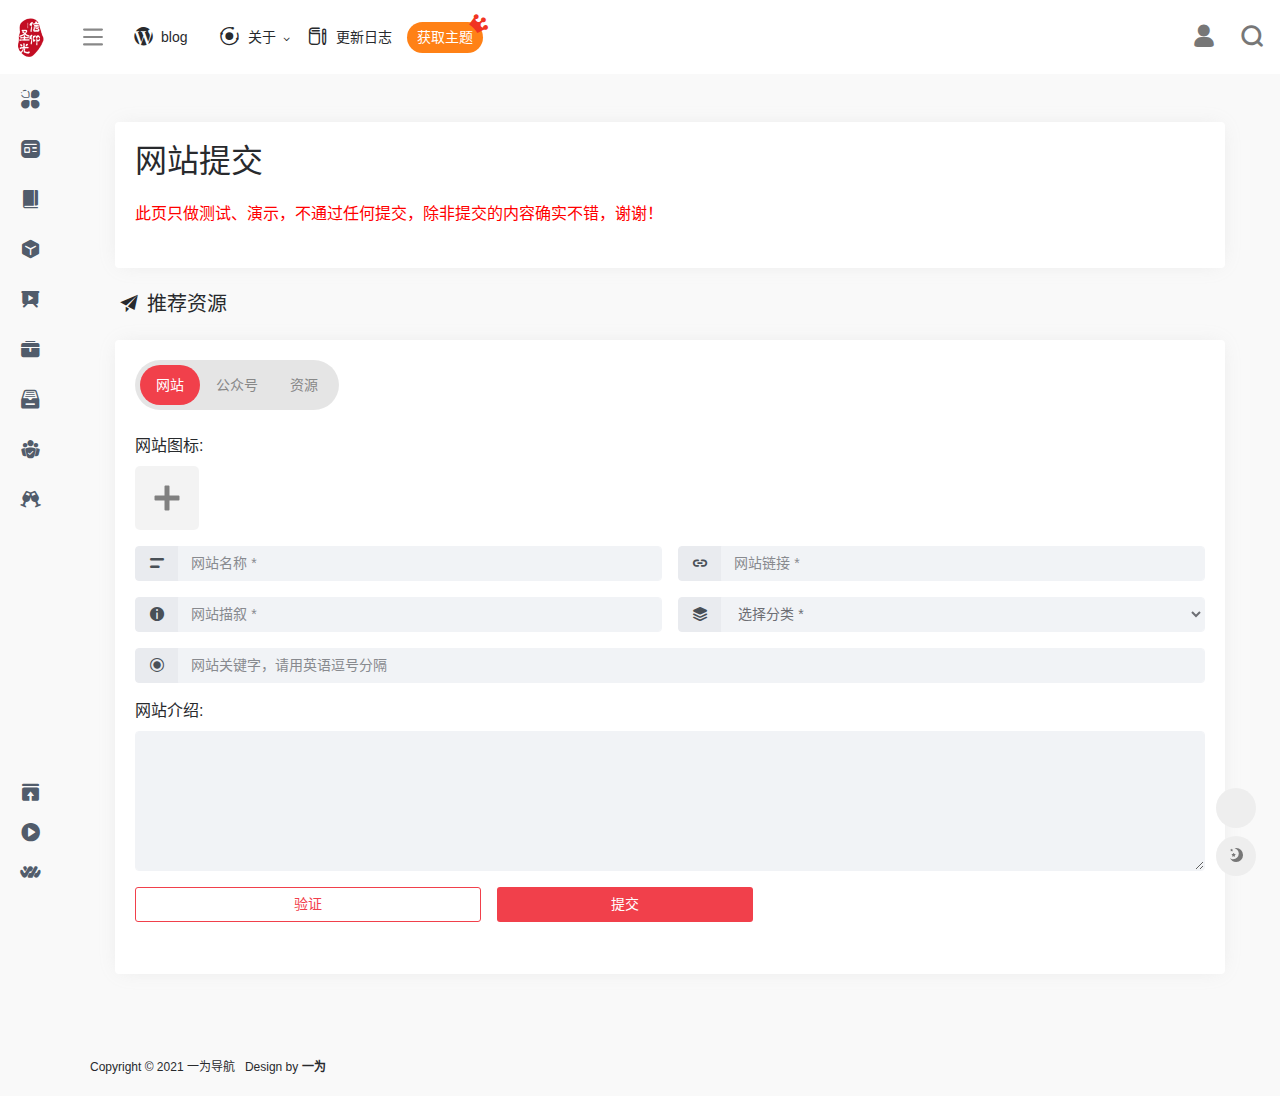
<file: contribute.html>
<!DOCTYPE html>
<html lang="zh-CN">
<head>
<meta charset="UTF-8">
<meta http-equiv="X-UA-Compatible" content="IE=edge, chrome=1">
<meta name="viewport" content="width=device-width, initial-scale=1.0, minimum-scale=1.0, maximum-scale=1.0, user-scalable=no">
<title>网站提交 | 一为导航</title>
<meta name="theme-color" content="#f9f9f9">
<meta name="keywords" content="UI设计,UI设计素材,设计导航,网址导航,设计资源,创意导航,创意网站导航,设计师网址大全,设计素材大全,设计师导航,UI设计资源,优秀UI设计欣赏,设计师导航,设计师网址大全,设计师网址导航,产品经理网址导航,交互设计师网址导航">
<meta name="description" content="此页只做测试、演示，不通过任何提交，除非提交的内容确实不错，谢谢！">
<meta property="og:type" content="article">
<meta property="og:url" content="https://nav.iowen.cn/contribute"> 
<meta property="og:title" content="网站提交 | 一为导航">
<meta property="og:description" content="此页只做测试、演示，不通过任何提交，除非提交的内容确实不错，谢谢！">
<meta property="og:image" content="https://gitee.com/iowen/ioimg/raw/master/screenshots/3.jpg">
<meta property="og:site_name" content="一为导航">





<link rel='stylesheet' id='wp-block-library-css' href='wp-includes/css/dist/block-library/style.min-5.6.2.css' type='text/css' media='all'>
<link rel='stylesheet' id='iconfont-css' href='wp-content/themes/onenav/css/iconfont-3.03029.1.css' type='text/css' media='all'>
<link rel='stylesheet' id='iconfontd-css' href='t/font_1620678_7g0p3h6gbl-3.03029..css' type='text/css' media='all'>
<link rel='stylesheet' id='bootstrap-css' href='wp-content/themes/onenav/css/bootstrap.min-3.03029.1.css' type='text/css' media='all'>
<link rel='stylesheet' id='lightbox-css' href='wp-content/themes/onenav/css/jquery.fancybox.min-3.03029.1.css' type='text/css' media='all'>
<link rel='stylesheet' id='style-css' href='wp-content/themes/onenav/css/style-3.03029.1.css' type='text/css' media='all'>
<script type='text/javascript' src='wp-content/themes/onenav/js/jquery.min-3.03029.1.js' id='jquery-js'></script>
<link rel="canonical" href="">
<style>#footer-tools [data-v-db6ccf64][data-v-41ba7e2c]{top:unset!important;bottom:0!important;right:44px!important}
.io.icon-fw,.iconfont.icon-fw {
    width: 1.15em;
}
.io.icon-lg,.iconfont.icon-lg{
    font-size: 1.5em;
    line-height: .75em;
    vertical-align: -.125em;
}
.screenshot-carousel .img_wrapper a{display:contents}
.fancybox-slide--iframe .fancybox-content{max-width :1280px;margin:0}
.fancybox-slide--iframe.fancybox-slide{padding:44px 0}
.navbar-nav .menu-item-286 a{background: #ff8116;border-radius: 50px!important;padding: 5px 10px!important;margin: 5px 0!important;color: #fff!important;}
.navbar-nav .menu-item-286 a i{position: absolute;top: 0;right: -10px;color: #f13522;}
.io-black-mode .navbar-nav .menu-item-286 a{background: #ce9412;}
.io-black-mode .navbar-nav .menu-item-286 a i{color: #fff;}</style><!-- 自定义代码 -->
<!-- end 自定义代码 -->
</head> 
<body class="io-grey-mode">
<div id="loading"><style>  
.loader{position:absolute;left:50%;top:50%;width:48.2842712474619px;height:48.2842712474619px;margin-left:-24.14213562373095px;margin-top:-24.14213562373095px;border-radius:100%;-webkit-animation-name:loader;animation-name:loader;-webkit-animation-iteration-count:infinite;animation-iteration-count:infinite;-webkit-animation-timing-function:linear;animation-timing-function:linear;-webkit-animation-duration:4s;animation-duration:4s}
.loader .side{display:block;width:6px;height:20px;background-color:#f1404b;margin:2px;position:absolute;border-radius:50%;-webkit-animation-duration:1.5s;animation-duration:1.5s;-webkit-animation-iteration-count:infinite;animation-iteration-count:infinite;-webkit-animation-timing-function:ease;animation-timing-function:ease}
.loader .side:nth-child(1),.loader .side:nth-child(5){transform:rotate(0deg);-webkit-animation-name:rotate0;animation-name:rotate0}
.loader .side:nth-child(3),.loader .side:nth-child(7){transform:rotate(90deg);-webkit-animation-name:rotate90;animation-name:rotate90}
.loader .side:nth-child(2),.loader .side:nth-child(6){transform:rotate(45deg);-webkit-animation-name:rotate45;animation-name:rotate45}
.loader .side:nth-child(4),.loader .side:nth-child(8){transform:rotate(135deg);-webkit-animation-name:rotate135;animation-name:rotate135}
.loader .side:nth-child(1){top:24.14213562373095px;left:48.2842712474619px;margin-left:-3px;margin-top:-10px;-webkit-animation-delay:0;animation-delay:0}
.loader .side:nth-child(2){top:41.21320343109277px;left:41.21320343109277px;margin-left:-3px;margin-top:-10px;-webkit-animation-delay:0;animation-delay:0}
.loader .side:nth-child(3){top:48.2842712474619px;left:24.14213562373095px;margin-left:-3px;margin-top:-10px;-webkit-animation-delay:0;animation-delay:0}
.loader .side:nth-child(4){top:41.21320343109277px;left:7.07106781636913px;margin-left:-3px;margin-top:-10px;-webkit-animation-delay:0;animation-delay:0}
.loader .side:nth-child(5){top:24.14213562373095px;left:0px;margin-left:-3px;margin-top:-10px;-webkit-animation-delay:0;animation-delay:0}
.loader .side:nth-child(6){top:7.07106781636913px;left:7.07106781636913px;margin-left:-3px;margin-top:-10px;-webkit-animation-delay:0;animation-delay:0}
.loader .side:nth-child(7){top:0px;left:24.14213562373095px;margin-left:-3px;margin-top:-10px;-webkit-animation-delay:0;animation-delay:0}
.loader .side:nth-child(8){top:7.07106781636913px;left:41.21320343109277px;margin-left:-3px;margin-top:-10px;-webkit-animation-delay:0;animation-delay:0}
@-webkit-keyframes rotate0{0%{transform:rotate(0deg)}
60%{transform:rotate(180deg)}
100%{transform:rotate(180deg)}
}@keyframes rotate0{0%{transform:rotate(0deg)}
60%{transform:rotate(180deg)}
100%{transform:rotate(180deg)}
}@-webkit-keyframes rotate90{0%{transform:rotate(90deg)}
60%{transform:rotate(270deg)}
100%{transform:rotate(270deg)}
}@keyframes rotate90{0%{transform:rotate(90deg)}
60%{transform:rotate(270deg)}
100%{transform:rotate(270deg)}
}@-webkit-keyframes rotate45{0%{transform:rotate(45deg)}
60%{transform:rotate(225deg)}
100%{transform:rotate(225deg)}
}@keyframes rotate45{0%{transform:rotate(45deg)}
60%{transform:rotate(225deg)}
100%{transform:rotate(225deg)}
}@-webkit-keyframes rotate135{0%{transform:rotate(135deg)}
60%{transform:rotate(315deg)}
100%{transform:rotate(315deg)}
}@keyframes rotate135{0%{transform:rotate(135deg)}
60%{transform:rotate(315deg)}
100%{transform:rotate(315deg)}
}@-webkit-keyframes loader{0%{transform:rotate(0deg)}
100%{transform:rotate(360deg)}
}@keyframes loader{0%{transform:rotate(0deg)}
100%{transform:rotate(360deg)}
}
</style>
<div class="loader">
    <div class="side"></div>
    <div class="side"></div>
    <div class="side"></div>
    <div class="side"></div>
    <div class="side"></div>
    <div class="side"></div>
    <div class="side"></div>
    <div class="side"></div>
</div></div>   <div class="page-container">
        <div id="sidebar" class="sticky sidebar-nav fade mini-sidebar" style="width: 60px;">
            <div class="modal-dialog h-100  sidebar-nav-inner">
                <div class="sidebar-logo border-bottom border-color">
                    <!-- logo -->
                    <div class="logo overflow-hidden">
                        <a href="index.html" class="logo-expanded">
                            <img src="wp-content/uploads/2020/01/ywdh-logo-1.png" height="40" class="logo-light" alt="一为导航">
                            <img src="wp-content/uploads/2020/01/ywdh-logo.png" height="40" class="logo-dark d-none" alt="一为导航">
                        </a>
                        <a href="index.html" class="logo-collapsed">
                            <img src="wp-content/uploads/2020/01/ywdh-logo-bark-ico.png" height="40" class="logo-light" alt="一为导航">
                            <img src="wp-content/uploads/2020/01/ywdh-logo-ico.png" height="40" class="logo-dark d-none" alt="一为导航">
                        </a>
                    </div>
                    <!-- logo end -->
                </div>
                <div class="sidebar-menu flex-fill">
                    <div class="sidebar-scroll">
                        <div class="sidebar-menu-inner">
                            <ul>
                                                                <li class="sidebar-item top-menu">
                                    <a href="javascript:;" class="smooth change-href">
                                        <i class="iconfont icon-category icon-fw icon-lg mr-2"></i>
                                        <span>站点推荐</span>
                                        <i class="iconfont icon-arrow-r-m sidebar-more text-sm"></i>
                                    </a>
                                    <ul>
                                        <li id="menu-item-281" class="menu-item menu-item-type-post_type menu-item-object-page menu-item-281"><a href="blog.html">
        <i class="io io-wordpress icon-fw icon-lg mr-2"></i>
                <span>blog</span></a></li>
<li id="menu-item-284" class="menu-item menu-item-type-post_type menu-item-object-page menu-item-has-children menu-item-284"><a href="about.html">
        <i class="io io-gonggongku icon-fw icon-lg mr-2"></i>
                <span>关于</span></a>
<ul class="sub-menu">
	<li id="menu-item-264" class="menu-item menu-item-type-post_type menu-item-object-page menu-item-264"><a href="">网站提交</a></li>
	<li id="menu-item-285" class="menu-item menu-item-type-custom menu-item-object-custom menu-item-285"><a href="#">二级菜单样式</a></li>
</ul>
</li>
<li id="menu-item-786" class="menu-item menu-item-type-custom menu-item-object-custom menu-item-786"><a target="_blank" rel="noopener" href="javascript:;">
        <i class="io io-change icon-fw icon-lg mr-2"></i>
                <span>更新日志</span></a></li>
<li id="menu-item-286" class="menu-item menu-item-type-custom menu-item-object-custom menu-item-286"><a target="_blank" rel="noopener" href="javascript:;">
        <i class="io io-huangguan icon-fw icon-lg mr-2"></i>
                <span>获取主题</span></a></li>
                                    </ul>
                                </li> 
                                                                                                    <li class="sidebar-item">
                                            <a href="index.html#term-2" class="smooth">
                                                <i class="io io-fuwu icon-fw icon-lg mr-2"></i>
                                                <span>常用推荐</span>
                                            </a>
                                        </li> 
                                                                            <li class="sidebar-item">
                                            <!--<a href="javascript:;">-->
                                                                                        <a href="index.html#term-448" class="smooth change-href" data-change="https://nav.iowen.cn/#term-448">
                                                <i class="io io-zixun icon-fw icon-lg mr-2"></i>
                                                <span>社区资讯</span>
                                                <i class="iconfont icon-arrow-r-m sidebar-more text-sm"></i>
                                            </a>
                                            <ul>
                                             
                                                <li>
                                                    <a href="index.html#term-39" class="smooth"><span>科技</span></a>
                                                </li>
                                             
                                                <li>
                                                    <a href="index.html#term-3" class="smooth"><span>社区资讯</span></a>
                                                </li>
                                                                                        </ul>
                                        </li>
                                                                        <li class="sidebar-item">
                                            <a href="index.html#term-98" class="smooth">
                                                <i class="io io-book icon-fw icon-lg mr-2"></i>
                                                <span>书籍期刊</span>
                                            </a>
                                        </li> 
                                                                            <li class="sidebar-item">
                                            <a href="index.html#term-69" class="smooth">
                                                <i class="io io-app icon-fw icon-lg mr-2"></i>
                                                <span>软件游戏</span>
                                            </a>
                                        </li> 
                                                                            <li class="sidebar-item">
                                            <a href="index.html#term-41" class="smooth">
                                                <i class="io io-yanshi icon-fw icon-lg mr-2"></i>
                                                <span>用户演示</span>
                                            </a>
                                        </li> 
                                                                            <li class="sidebar-item">
                                            <!--<a href="javascript:;">-->
                                                                                        <a href="index.html#term-18" class="smooth change-href" data-change="https://nav.iowen.cn/#term-18">
                                                <i class="io io-gongju icon-fw icon-lg mr-2"></i>
                                                <span>常用工具</span>
                                                <i class="iconfont icon-arrow-r-m sidebar-more text-sm"></i>
                                            </a>
                                            <ul>
                                             
                                                <li>
                                                    <a href="index.html#term-22" class="smooth"><span>在线配色</span></a>
                                                </li>
                                             
                                                <li>
                                                    <a href="index.html#term-24" class="smooth"><span>Chrome插件</span></a>
                                                </li>
                                             
                                                <li>
                                                    <a href="index.html#term-21" class="smooth"><span>交互动效</span></a>
                                                </li>
                                             
                                                <li>
                                                    <a href="index.html#term-19" class="smooth"><span>图形创意</span></a>
                                                </li>
                                             
                                                <li>
                                                    <a href="index.html#term-23" class="smooth"><span>在线工具</span></a>
                                                </li>
                                             
                                                <li>
                                                    <a href="index.html#term-20" class="smooth"><span>界面设计</span></a>
                                                </li>
                                                                                        </ul>
                                        </li>
                                                                        <li class="sidebar-item">
                                            <!--<a href="javascript:;">-->
                                                                                        <a href="index.html#term-8" class="smooth change-href" data-change="https://nav.iowen.cn/#term-8">
                                                <i class="io io-sucai1-copy icon-fw icon-lg mr-2"></i>
                                                <span>素材资源</span>
                                                <i class="iconfont icon-arrow-r-m sidebar-more text-sm"></i>
                                            </a>
                                            <ul>
                                             
                                                <li>
                                                    <a href="index.html#term-11" class="smooth"><span>平面素材</span></a>
                                                </li>
                                             
                                                <li>
                                                    <a href="index.html#term-10" class="smooth"><span>LOGO设计</span></a>
                                                </li>
                                             
                                                <li>
                                                    <a href="index.html#term-15" class="smooth"><span>Mockup</span></a>
                                                </li>
                                             
                                                <li>
                                                    <a href="index.html#term-17" class="smooth"><span>PPT资源</span></a>
                                                </li>
                                             
                                                <li>
                                                    <a href="index.html#term-13" class="smooth"><span>Sketch资源</span></a>
                                                </li>
                                             
                                                <li>
                                                    <a href="index.html#term-9" class="smooth"><span>图标素材</span></a>
                                                </li>
                                             
                                                <li>
                                                    <a href="index.html#term-12" class="smooth"><span>UI资源</span></a>
                                                </li>
                                             
                                                <li>
                                                    <a href="index.html#term-14" class="smooth"><span>字体资源</span></a>
                                                </li>
                                             
                                                <li>
                                                    <a href="index.html#term-16" class="smooth"><span>摄影图库</span></a>
                                                </li>
                                                                                        </ul>
                                        </li>
                                                                        <li class="sidebar-item">
                                            <a href="index.html#term-25" class="smooth">
                                                <i class="io io-tuandui icon-fw icon-lg mr-2"></i>
                                                <span>UED团队</span>
                                            </a>
                                        </li> 
                                                                                <li class="sidebar-item">
                                                <a href="index.html#friendlink" class="smooth">
                                                    <i class="io io-links icon-fw icon-lg mr-2"></i>
                                                    <span>友情链接</span>
                                                </a>
                                            </li> 
                                         
                            </ul>
                        </div>
                    </div>
                </div>
                <div class="border-top py-2 border-color">
                    <div class="flex-bottom">
                        <ul> 
                            <li id="menu-item-237" class="menu-item menu-item-type-post_type menu-item-object-page menu-item-237 sidebar-item"><a href="">
        <i class="io io-tijiao icon-fw icon-lg mr-2"></i>
                <span>网站提交</span></a></li>
<li id="menu-item-212" class="menu-item menu-item-type-post_type menu-item-object-page menu-item-212 sidebar-item"><a href="sample-page.html">
        <i class="io io-caozuoshili icon-fw icon-lg mr-2"></i>
                <span>示例页面</span></a></li>
<li id="menu-item-213" class="menu-item menu-item-type-custom menu-item-object-custom menu-item-213 sidebar-item"><a target="_blank" rel="noopener" href="index1.html">
        <i class="io io-iowen icon-fw icon-lg mr-2"></i>
                <span>一为忆</span></a></li>
 
                        </ul>
                    </div>
                </div>
            </div>
        </div>
        <div class="main-content flex-fill page">
		<div id="header" class="page-header sticky">
			<div class="navbar navbar-expand-md">
                <div class="container-fluid p-0">

                    <a href="index.html" class="navbar-brand d-md-none" title="一为导航">
						<img src="wp-content/uploads/2020/01/ywdh-logo-bark-ico.png" class="logo-light" alt="一为导航">
						<img src="wp-content/uploads/2020/01/ywdh-logo-ico.png" class="logo-dark d-none" alt="一为导航">
                    </a>
                    
                    <div class="collapse navbar-collapse order-2 order-md-1">
                        <div class="header-mini-btn">
                            <label>
                                <input id="mini-button" type="checkbox">
                                <svg viewbox="0 0 100 100" xmlns="http://www.w3.org/2000/svg"> 
                                    <path class="line--1" d="M0 40h62c18 0 18-20-17 5L31 55"></path>
                                    <path class="line--2" d="M0 50h80"></path>
                                    <path class="line--3" d="M0 60h62c18 0 18 20-17-5L31 45"></path>
                                </svg>
                            </label>
                        
                        </div>
                        						<ul class="navbar-nav site-menu mr-4">
                            <li id="menu-item-281" class="menu-item menu-item-type-post_type menu-item-object-page menu-item-281"><a href="blog.html">
        <i class="io io-wordpress icon-fw icon-lg mr-2"></i>
                <span>blog</span></a></li>
<li id="menu-item-284" class="menu-item menu-item-type-post_type menu-item-object-page menu-item-has-children menu-item-284"><a href="about.html">
        <i class="io io-gonggongku icon-fw icon-lg mr-2"></i>
                <span>关于</span></a>
<ul class="sub-menu">
	<li id="menu-item-264" class="menu-item menu-item-type-post_type menu-item-object-page menu-item-264"><a href="">网站提交</a></li>
	<li id="menu-item-285" class="menu-item menu-item-type-custom menu-item-object-custom menu-item-285"><a href="#">二级菜单样式</a></li>
</ul>
</li>
<li id="menu-item-786" class="menu-item menu-item-type-custom menu-item-object-custom menu-item-786"><a target="_blank" rel="noopener" href="javascript:;">
        <i class="io io-change icon-fw icon-lg mr-2"></i>
                <span>更新日志</span></a></li>
<li id="menu-item-286" class="menu-item menu-item-type-custom menu-item-object-custom menu-item-286"><a target="_blank" rel="noopener" href="javascript:;">
        <i class="io io-huangguan icon-fw icon-lg mr-2"></i>
                <span>获取主题</span></a></li>
 
						</ul>
                    </div>
                    
                    <ul class="nav navbar-menu text-xs order-1 order-md-2">
                                                <!-- 一言 -->
						<li class="nav-item mr-3 mr-lg-0 d-none d-lg-block">
							<div class="text-sm overflowClip_1">
                                <script src="https://www.iowen.cn/jitang/api/?format=js& ></script> 
                                <a href="jitang/index.html" target="_blank" rel="external nofollow"><span id="hitokoto"><script>hitokoto()</script></span></a>
							</div>
						</li>
                        <!-- 一言 end -->
                                                						    <li class="nav-login ml-3 ml-md-4">
						    	<a href="login/index.html" title="登录"><i class="iconfont icon-user icon-2x"></i></a>
						    </li>
                                                						<li class="nav-search ml-3 ml-md-4">
							<a href="javascript:" data-toggle="modal" data-target="#search-modal"><i class="iconfont icon-search icon-2x"></i></a>
						</li>
                        						<li class="nav-item d-md-none mobile-menu ml-3 ml-md-4">
							<a href="javascript:" id="sidebar-switch" data-toggle="modal" data-target="#sidebar"><i class="iconfont icon-classification icon-2x"></i></a>
						</li>
                    </ul>
				</div>
            </div>
        </div>
        <div class="placeholder" style="height:74px"></div>
    <div id="content" class="container my-4 my-md-5"> 
            <div class="panel card">
                <div class="card-body">
                    <h1 class="h2 mb-4">网站提交</h1>
                    <div class="panel-body my-2">
                        <div class="row">
                            <div class="col-sm-12">
                                	    			            <h5><span style="color: #ff0000;">此页只做测试、演示，不通过任何提交，除非提交的内容确实不错，谢谢！</span></h5>
                                    	    		                 
                            </div> 
                        </div>
                    </div>
                </div>
            </div>
            <div id="tougao-form" class="tougao-form">
                <h1 id="comments-list-title" class="comments-title h5 mx-1 my-4">
                	<i class="iconfont icon-tougao mr-2"></i>推荐资源 
                </h1> 
                <div class="panel panel-tougao card">
  

                <div class="card-body"> 
                    
                    <div class='slider_menu' slidertab="sliderTab">
                        <ul class="nav nav-pills menu" role="tablist">
                            <li class="pagenumber nav-item">
                                <a class="nav-link active" data-toggle="pill" data-type="sites" href="#sites" onclick="currentType(this)">网站</a>
                            </li><li class="pagenumber nav-item">
                                <a class="nav-link" data-toggle="pill" data-type="wechat" href="#wechat" onclick="currentType(this)">公众号</a>
                            </li><li class="pagenumber nav-item">
                                <a class="nav-link" data-toggle="pill" data-type="down" href="#down" onclick="currentType(this)">资源</a>
                            </li>
                        </ul>

                    </div> 
                    <div class="tab-content mt-4">
                        <div id="sites" class="tab-pane active"> 
                            <form class="i-tougao" method="post" data-type="sites" action="/contribute">
                                <input type="hidden" class="form-control" value="sites" name="tougao_type">
                                <div class="my-2">
                                    <label for="tougao_sites_ico">网站图标:</label>
                                    <input type="hidden" value="" id="tougao_sites_ico" class="tougao-sites" name="tougao_sites_ico">
                                    <div class="upload_img">
                                        <div class="show_ico">
                                            <img id="show_sites_ico" class="show-sites" src="wp-content/themes/onenav/images/add.png" alt="网站图标">
                                            <i id="remove_sites_ico" class="iconfont icon-close-circle remove-ico remove-sites" data-id="" data-type="ico" style="display: none;"></i>
                                        </div> 
                                        <input type="file" id="upload_sites_ico" class="upload-sites" name="tougao_ico" data-type="ico" accept="image/*" onchange="uploadImg(this)">
                                    </div>
                                </div>
                                <div class="row row-sm">
                                    <div class="col-sm-6 my-2"> 
                                        <div class="input-group">
                                            <div class="input-group-prepend">
                                                <span class="input-group-text"><i class="iconfont icon-name icon-fw" aria-hidden="true"></i></span>
                                            </div>
                                            <input type="text" class="form-control" value="" name="tougao_title" placeholder="网站名称 *" maxlength="30">
                                        </div>

                                    </div>
                                    <div class="col-sm-6 my-2">
                                        <div class="input-group">
                                            <div class="input-group-prepend">
                                                <span class="input-group-text"><i class="iconfont icon-url icon-fw" aria-hidden="true"></i></span>
                                            </div>
                                            <input type="text" class="form-control" value="" name="tougao_sites_link" placeholder="网站链接 *">
                                        </div>
                                    </div>
                                    <div class="col-sm-6 my-2">
                                        <div class="input-group">
                                            <div class="input-group-prepend">
                                                <span class="input-group-text"><i class="iconfont icon-tishi icon-fw" aria-hidden="true"></i></span>
                                            </div>
                                            <input type="text" class="form-control" value="" name="tougao_sites_sescribe" placeholder="网站描叙 *" maxlength="50">
                                        </div>
                                    </div>
                                    <div class="col-sm-6 my-2">
                                        <div class="input-group">
                                            <div class="input-group-prepend">
                                                <span class="input-group-text"><i class="iconfont icon-category icon-fw" aria-hidden="true"></i></span>
                                            </div>
                                            <select name='tougao_cat' id='tougaocategorg_sites' class='form-control'>
	<option value='0' selected='selected'>选择分类 *</option>
	<option class="level-0" value="2">常用推荐&nbsp;&nbsp;(17)</option>
	<option class="level-0" value="3">社区资讯&nbsp;&nbsp;(8)</option>
	<option class="level-0" value="4">灵感采集&nbsp;&nbsp;(26)</option>
	<option class="level-1" value="5">&nbsp;&nbsp;&nbsp;发现产品&nbsp;&nbsp;(6)</option>
	<option class="level-1" value="6">&nbsp;&nbsp;&nbsp;界面灵感&nbsp;&nbsp;(5)</option>
	<option class="level-1" value="7">&nbsp;&nbsp;&nbsp;网页灵感&nbsp;&nbsp;(15)</option>
	<option class="level-0" value="8">素材资源&nbsp;&nbsp;(106)</option>
	<option class="level-1" value="9">&nbsp;&nbsp;&nbsp;图标素材&nbsp;&nbsp;(12)</option>
	<option class="level-1" value="10">&nbsp;&nbsp;&nbsp;LOGO设计&nbsp;&nbsp;(4)</option>
	<option class="level-1" value="11">&nbsp;&nbsp;&nbsp;平面素材&nbsp;&nbsp;(15)</option>
	<option class="level-1" value="12">&nbsp;&nbsp;&nbsp;UI资源&nbsp;&nbsp;(12)</option>
	<option class="level-1" value="13">&nbsp;&nbsp;&nbsp;Sketch资源&nbsp;&nbsp;(7)</option>
	<option class="level-1" value="14">&nbsp;&nbsp;&nbsp;字体资源&nbsp;&nbsp;(16)</option>
	<option class="level-1" value="15">&nbsp;&nbsp;&nbsp;Mockup&nbsp;&nbsp;(8)</option>
	<option class="level-1" value="16">&nbsp;&nbsp;&nbsp;摄影图库&nbsp;&nbsp;(26)</option>
	<option class="level-1" value="17">&nbsp;&nbsp;&nbsp;PPT资源&nbsp;&nbsp;(6)</option>
	<option class="level-0" value="18">常用工具&nbsp;&nbsp;(45)</option>
	<option class="level-1" value="19">&nbsp;&nbsp;&nbsp;图形创意&nbsp;&nbsp;(7)</option>
	<option class="level-1" value="20">&nbsp;&nbsp;&nbsp;界面设计&nbsp;&nbsp;(6)</option>
	<option class="level-1" value="21">&nbsp;&nbsp;&nbsp;交互动效&nbsp;&nbsp;(5)</option>
	<option class="level-1" value="22">&nbsp;&nbsp;&nbsp;在线配色&nbsp;&nbsp;(15)</option>
	<option class="level-1" value="23">&nbsp;&nbsp;&nbsp;在线工具&nbsp;&nbsp;(7)</option>
	<option class="level-1" value="24">&nbsp;&nbsp;&nbsp;Chrome插件&nbsp;&nbsp;(5)</option>
	<option class="level-0" value="25">UED团队&nbsp;&nbsp;(14)</option>
	<option class="level-0" value="41">用户演示&nbsp;&nbsp;(15)</option>
</select>
                                        </div>
                                    </div>
                                    <div class="col-12 my-2 ">
                                        <div class="input-group">
                                            <div class="input-group-prepend">
                                                <span class="input-group-text"><i class="iconfont icon-point icon-fw" aria-hidden="true"></i></span>
                                            </div>
                                            <input type="text" class="form-control sites_keywords" value="" name="tougao_sites_keywords" placeholder="网站关键字，请用英语逗号分隔" maxlength="100">
                                        </div>
                                    </div>
                                    <div class="col-12 my-2">
                                        <label style="vertical-align:top" for="tougao_content">网站介绍:</label>
                                        <textarea class="form-control text-sm" rows="6" cols="55" name="tougao_content"></textarea>
                                    </div>
                                </div> 
                            </form> 
                        </div>
                        <div id="wechat" class="tab-pane fade">
                            <form class="i-tougao" method="post" data-type="wechat" action="/contribute">
                                <input type="hidden" class="form-control" value="wechat" name="tougao_type">
                                <div class="my-2">
                                    <label for="tougao_wechat_ico">公众号图标:</label>
                                    <input type="hidden" value="" id="tougao_wechat_ico" class="tougao-wechat" name="tougao_sites_ico">
                                    <div class="upload_img">
                                        <div class="show_ico">
                                            <img id="show_wechat_ico" class="show-wechat" src="wp-content/themes/onenav/images/add.png" alt="公众号图标">
                                            <i id="remove_wechat_ico" class="iconfont icon-close-circle remove-ico remove-wechat" data-id="" data-type="ico" style="display: none;"></i>
                                        </div> 
                                        <input type="file" id="upload_wechat_ico" class="upload-wechat" name="tougao_ico" data-type="ico" accept="image/*" onchange="uploadImg(this)">
                                    </div>
                                </div>
                                <div class="row row-sm">
                                    <div class="col-sm-6 my-2"> 
                                        <div class="input-group">
                                            <div class="input-group-prepend">
                                                <span class="input-group-text"><i class="iconfont icon-name icon-fw" aria-hidden="true"></i></span>
                                            </div>
                                            <input type="text" class="form-control" value="" id="tougao_wechat_title" name="tougao_title" placeholder="公众号名称 *" maxlength="30">
                                        </div>

                                    </div>
                                    <div class="col-sm-6 my-2">
                                        <div class="input-group">
                                            <div class="input-group-prepend">
                                                <span class="input-group-text"><i class="iconfont icon-url icon-fw" aria-hidden="true"></i></span>
                                            </div>
                                            <input type="text" class="form-control" value="" id="tougao_wechat_link" name="tougao_sites_link" placeholder="公众号链接">
                                        </div>
                                    </div>
                                    <div class="col-sm-6 my-2">
                                        <div class="input-group">
                                            <div class="input-group-prepend">
                                                <span class="input-group-text"><i class="iconfont icon-tishi icon-fw" aria-hidden="true"></i></span>
                                            </div>
                                            <input type="text" class="form-control" value="" id="tougao_wechat_sescribe" name="tougao_sites_sescribe" placeholder="公众号描叙 *" maxlength="50">
                                        </div>
                                    </div>
                                    <div class="col-sm-6 my-2">
                                        <div class="input-group">
                                            <div class="input-group-prepend">
                                                <span class="input-group-text"><i class="iconfont icon-category icon-fw" aria-hidden="true"></i></span>
                                            </div>
                                            <select name='tougao_cat' id='tougaocategorg_wechat' class='form-control'>
	<option value='0' selected='selected'>选择分类 *</option>
	<option class="level-0" value="2">常用推荐&nbsp;&nbsp;(17)</option>
	<option class="level-0" value="3">社区资讯&nbsp;&nbsp;(8)</option>
	<option class="level-0" value="4">灵感采集&nbsp;&nbsp;(26)</option>
	<option class="level-1" value="5">&nbsp;&nbsp;&nbsp;发现产品&nbsp;&nbsp;(6)</option>
	<option class="level-1" value="6">&nbsp;&nbsp;&nbsp;界面灵感&nbsp;&nbsp;(5)</option>
	<option class="level-1" value="7">&nbsp;&nbsp;&nbsp;网页灵感&nbsp;&nbsp;(15)</option>
	<option class="level-0" value="8">素材资源&nbsp;&nbsp;(106)</option>
	<option class="level-1" value="9">&nbsp;&nbsp;&nbsp;图标素材&nbsp;&nbsp;(12)</option>
	<option class="level-1" value="10">&nbsp;&nbsp;&nbsp;LOGO设计&nbsp;&nbsp;(4)</option>
	<option class="level-1" value="11">&nbsp;&nbsp;&nbsp;平面素材&nbsp;&nbsp;(15)</option>
	<option class="level-1" value="12">&nbsp;&nbsp;&nbsp;UI资源&nbsp;&nbsp;(12)</option>
	<option class="level-1" value="13">&nbsp;&nbsp;&nbsp;Sketch资源&nbsp;&nbsp;(7)</option>
	<option class="level-1" value="14">&nbsp;&nbsp;&nbsp;字体资源&nbsp;&nbsp;(16)</option>
	<option class="level-1" value="15">&nbsp;&nbsp;&nbsp;Mockup&nbsp;&nbsp;(8)</option>
	<option class="level-1" value="16">&nbsp;&nbsp;&nbsp;摄影图库&nbsp;&nbsp;(26)</option>
	<option class="level-1" value="17">&nbsp;&nbsp;&nbsp;PPT资源&nbsp;&nbsp;(6)</option>
	<option class="level-0" value="18">常用工具&nbsp;&nbsp;(45)</option>
	<option class="level-1" value="19">&nbsp;&nbsp;&nbsp;图形创意&nbsp;&nbsp;(7)</option>
	<option class="level-1" value="20">&nbsp;&nbsp;&nbsp;界面设计&nbsp;&nbsp;(6)</option>
	<option class="level-1" value="21">&nbsp;&nbsp;&nbsp;交互动效&nbsp;&nbsp;(5)</option>
	<option class="level-1" value="22">&nbsp;&nbsp;&nbsp;在线配色&nbsp;&nbsp;(15)</option>
	<option class="level-1" value="23">&nbsp;&nbsp;&nbsp;在线工具&nbsp;&nbsp;(7)</option>
	<option class="level-1" value="24">&nbsp;&nbsp;&nbsp;Chrome插件&nbsp;&nbsp;(5)</option>
	<option class="level-0" value="25">UED团队&nbsp;&nbsp;(14)</option>
	<option class="level-0" value="41">用户演示&nbsp;&nbsp;(15)</option>
</select>
                                        </div>
                                    </div>
                                    <div class="col-md-3 col-lg-2 my-2">
                                        <label for="tougao_wechat_qr">公众号二维码:</label>
                                        <input type="hidden" value="" id="tougao_wechat_qr" class="tougao-wechat" name="tougao_wechat_qr">
                                        <div class="upload_img wechat">
                                            <div class="show_ico">
                                                <img id="show_wechat_qr" class="show-wechat" src="wp-content/themes/onenav/images/add.png" alt="公众号二维码">
                                                <i id="remove_wechat_qr" class="iconfont icon-close-circle remove-ico remove-wechat" data-id="" data-type="qr" style="display: none;"></i>
                                            </div> 
                                            <input type="file" id="upload_wechat_qr" class="upload-wechat" name="wechat_qr" data-type="qr" accept="image/*" onchange="uploadImg(this)">
                                        </div>
                                    </div>
                                    <div class="col-md-9 col-lg-10 my-2">
                                        <label style="vertical-align:top" for="tougao_content">公众号介绍:</label>
                                        <textarea class="form-control text-sm" rows="6" cols="55" name="tougao_content"></textarea>
                                    </div>
                                </div> 
                            </form> 
                        </div>
                        <div id="down" class="tab-pane fade">
                            <form class="i-tougao" method="post" data-type="down" action="/contribute">
                                <input type="hidden" class="form-control" value="down" name="tougao_type">
                                <div class="my-2">
                                    <label for="tougao_down_ico">资源图标:</label>
                                    <input type="hidden" value="" id="tougao_down_ico" class="tougao-down" name="tougao_sites_ico">
                                    <div class="upload_img">
                                        <div class="show_ico">
                                            <img id="show_down_ico" class="show-down" src="wp-content/themes/onenav/images/add.png" alt="网站图标">
                                            <i id="remove_down_ico" class="iconfont icon-close-circle remove-ico remove-down" data-id="" data-type="ico" style="display: none;"></i>
                                        </div> 
                                        <input type="file" id="upload_down_ico" class="upload-down" name="tougao_ico" data-type="ico" accept="image/*" onchange="uploadImg(this)">
                                    </div>
                                </div>
                                <div class="row row-sm">
                                    <div class="col-sm-6 my-2"> 
                                        <div class="input-group">
                                            <div class="input-group-prepend">
                                                <span class="input-group-text"><i class="iconfont icon-name icon-fw" aria-hidden="true"></i></span>
                                            </div>
                                            <input type="text" class="form-control" value="" id="tougao_title" name="tougao_title" placeholder="资源名称 *" maxlength="30">
                                        </div>

                                    </div>
                                    <div class="col-sm-6 my-2">
                                        <div class="input-group">
                                            <div class="input-group-prepend">
                                                <span class="input-group-text"><i class="iconfont icon-tishi icon-fw" aria-hidden="true"></i></span>
                                            </div>
                                            <input type="text" class="form-control" value="" id="tougao_sites_sescribe" name="tougao_sites_sescribe" placeholder="资源描叙 *" maxlength="50">
                                        </div>
                                    </div>
                                    <div class="col-sm-6 my-2">
                                        <div class="input-group">
                                            <div class="input-group-prepend">
                                                <span class="input-group-text"><i class="iconfont icon-version icon-fw" aria-hidden="true"></i></span>
                                            </div>
                                            <input type="text" class="form-control" value="" name="tougao_down_version" placeholder="资源版本" maxlength="50">
                                        </div>
                                    </div>
                                    <div class="col-sm-6 my-2">
                                        <div class="input-group">
                                            <div class="input-group-prepend">
                                                <span class="input-group-text"><i class="iconfont icon-url icon-fw" aria-hidden="true"></i></span>
                                            </div>
                                            <input type="text" class="form-control" value="" name="tougao_down_formal" placeholder="官网链接" maxlength="50">
                                        </div>
                                    </div>
                                    <div class="col-sm-6 my-2">
                                        <div class="input-group">
                                            <div class="input-group-prepend">
                                                <span class="input-group-text"><i class="iconfont icon-url icon-fw" aria-hidden="true"></i></span>
                                            </div>
                                            <input type="text" class="form-control" value="" name="tougao_sites_down" placeholder="网盘链接" maxlength="50">
                                        </div>
                                    </div>
                                    <div class="col-sm-6 my-2">
                                        <div class="input-group">
                                            <div class="input-group-prepend">
                                                <span class="input-group-text"><i class="iconfont icon-url icon-fw" aria-hidden="true"></i></span>
                                            </div>
                                            <input type="text" class="form-control" value="" name="tougao_down_preview" placeholder="演示链接" maxlength="50">
                                        </div>
                                    </div>
                                    <div class="col-sm-6 my-2">
                                        <div class="input-group">
                                            <div class="input-group-prepend">
                                                <span class="input-group-text"><i class="iconfont icon-password icon-fw" aria-hidden="true"></i></span>
                                            </div>
                                            <input type="text" class="form-control" value="" name="tougao_sites_password" placeholder="网盘密码" maxlength="50">
                                        </div>
                                    </div>
                                    <div class="col-sm-6 my-2">
                                        <div class="input-group">
                                            <div class="input-group-prepend">
                                                <span class="input-group-text"><i class="iconfont icon-password icon-fw" aria-hidden="true"></i></span>
                                            </div>
                                            <input type="text" class="form-control" value="" name="tougao_down_decompression" placeholder="解压密码" maxlength="50">
                                        </div>
                                    </div>
                                    <div class="col-sm-6 my-2">
                                        <div class="input-group">
                                            <div class="input-group-prepend">
                                                <span class="input-group-text"><i class="iconfont icon-category icon-fw" aria-hidden="true"></i></span>
                                            </div>
                                            <select name='tougao_cat' id='tougaocategorg_down' class='form-control'>
	<option value='0' selected='selected'>选择分类 *</option>
	<option class="level-0" value="2">常用推荐&nbsp;&nbsp;(17)</option>
	<option class="level-0" value="3">社区资讯&nbsp;&nbsp;(8)</option>
	<option class="level-0" value="4">灵感采集&nbsp;&nbsp;(26)</option>
	<option class="level-1" value="5">&nbsp;&nbsp;&nbsp;发现产品&nbsp;&nbsp;(6)</option>
	<option class="level-1" value="6">&nbsp;&nbsp;&nbsp;界面灵感&nbsp;&nbsp;(5)</option>
	<option class="level-1" value="7">&nbsp;&nbsp;&nbsp;网页灵感&nbsp;&nbsp;(15)</option>
	<option class="level-0" value="8">素材资源&nbsp;&nbsp;(106)</option>
	<option class="level-1" value="9">&nbsp;&nbsp;&nbsp;图标素材&nbsp;&nbsp;(12)</option>
	<option class="level-1" value="10">&nbsp;&nbsp;&nbsp;LOGO设计&nbsp;&nbsp;(4)</option>
	<option class="level-1" value="11">&nbsp;&nbsp;&nbsp;平面素材&nbsp;&nbsp;(15)</option>
	<option class="level-1" value="12">&nbsp;&nbsp;&nbsp;UI资源&nbsp;&nbsp;(12)</option>
	<option class="level-1" value="13">&nbsp;&nbsp;&nbsp;Sketch资源&nbsp;&nbsp;(7)</option>
	<option class="level-1" value="14">&nbsp;&nbsp;&nbsp;字体资源&nbsp;&nbsp;(16)</option>
	<option class="level-1" value="15">&nbsp;&nbsp;&nbsp;Mockup&nbsp;&nbsp;(8)</option>
	<option class="level-1" value="16">&nbsp;&nbsp;&nbsp;摄影图库&nbsp;&nbsp;(26)</option>
	<option class="level-1" value="17">&nbsp;&nbsp;&nbsp;PPT资源&nbsp;&nbsp;(6)</option>
	<option class="level-0" value="18">常用工具&nbsp;&nbsp;(45)</option>
	<option class="level-1" value="19">&nbsp;&nbsp;&nbsp;图形创意&nbsp;&nbsp;(7)</option>
	<option class="level-1" value="20">&nbsp;&nbsp;&nbsp;界面设计&nbsp;&nbsp;(6)</option>
	<option class="level-1" value="21">&nbsp;&nbsp;&nbsp;交互动效&nbsp;&nbsp;(5)</option>
	<option class="level-1" value="22">&nbsp;&nbsp;&nbsp;在线配色&nbsp;&nbsp;(15)</option>
	<option class="level-1" value="23">&nbsp;&nbsp;&nbsp;在线工具&nbsp;&nbsp;(7)</option>
	<option class="level-1" value="24">&nbsp;&nbsp;&nbsp;Chrome插件&nbsp;&nbsp;(5)</option>
	<option class="level-0" value="25">UED团队&nbsp;&nbsp;(14)</option>
	<option class="level-0" value="41">用户演示&nbsp;&nbsp;(15)</option>
</select>
                                        </div>
                                    </div>
                                    <div class="col-12 my-2">
                                        <label style="vertical-align:top" for="tougao_content">资源介绍(使用说明):</label>
                                        <textarea class="form-control text-sm" rows="6" cols="55" name="tougao_content"></textarea>
                                    </div>
                                </div> 
                            </form> 
                        </div>
                                <div class="row row-sm mb-4">
                                    <div class="col-sm-12 col-md-4 my-2">
                                                                                    <input type="hidden" id="tcaptcha_007" name="tcaptcha_007" value="">
                                            <input type="hidden" id="tcaptcha_ticket" name="tcaptcha_ticket" value="">
                                            <input type="hidden" id="tcaptcha_randstr" name="tcaptcha_randstr" value="">
                                            <button id="TencentCaptcha" type="button" class="btn btn-outline-danger custom_btn-outline col-12" data-appid="2095453596" data-cbfn="callback">验证</button>   
                                                                            </div>
                                                                        <div class="col-12 col-md-3 my-2">
                                                                            <button class="btn btn-danger custom_btn-d text-sm col-12 custom-submit">提交</button>
                                    </div> 
                                </div> 
                    </div> 
	    	    </div> 
	    	    </div> 
	    	</div> 
    </div>
    <script> 
    window.callback = function(res){
        if(res.ret === 0){
            var but = document.getElementById("TencentCaptcha");
            document.getElementById("tcaptcha_ticket").value = res.ticket;
            document.getElementById("tcaptcha_randstr").value = res.randstr;
            document.getElementById("tcaptcha_007").value = 1;
            but.style.cssText = "color:#fff;background:#4fb845;border-color:#4fb845;pointer-events:none";
            but.innerHTML = "验证成功";
        } else if(res.ret === 2) {
            var but = document.getElementById("TencentCaptcha");
            but.innerHTML = "您取消了验证！";
        }
    }; 
        var current_type ='sites'; 
    function currentType(file) {
        current_type = $(file).data('type');
    };
    $('.custom-submit').click(function() {
        $('#'+current_type).children('form').submit();
    });

    $('.i-tougao').submit(function() {
                if($('#tcaptcha_007').val()!='1'){
            showAlert(JSON.parse('{"status":3,"msg":"请先验证！！！"}'));
            return false;
        }
                if(checkText($(this).find('.sites_keywords').val())){
            return false;
        }
        var tg_type = $(this).data('type');

        var is_publish = '';
        if($("#is_publish")[0]){
            is_publish = document.getElementById('is_publish').checked?'on':'0';
        }
        var fileM = document.querySelector("#upload_"+tg_type+"_ico"); 
        var fileObj = fileM.files[0];

        var myform = $(this)[0];
        var formData = new FormData(myform);
            formData.append('ico', fileObj);
            formData.append('action','contribute_post');
            formData.append('_ajax_nonce','89de589778');
            formData.append('tcaptcha_ticket',$('#tcaptcha_ticket').val());
            formData.append('tcaptcha_randstr',$('#tcaptcha_randstr').val()); 
            formData.append('is_publish',is_publish); 
		$.ajax({
            url:         theme.ajaxurl,
            type:        'POST',
            dataType:    'json',
            data:        formData,
            cache:       false,
            processData: false,
            contentType: false
        }).done(function (result) {
            if(result.status == 1){
                                $(':input','.i-tougao').not(':button, :submit, :reset, :hidden').val('').removeAttr('checked').removeAttr('selected');
                $(".show-"+tg_type).attr("src", theme.addico);
                $(".tougao-"+tg_type).val('');
                $(".remove-"+tg_type).data('id','').hide();
                $(".upload-"+tg_type).val("").parent().removeClass('disabled');
            }
            showAlert(result);
        }).fail(function (result) {
            showAlert(JSON.parse('{"status":3,"msg":"网络连接错误！"}'));
        });
        return false;
    }); 
    function checkText(text)
    {
        var reg = /[\u3002|\uff1f|\uff01|\uff0c|\u3001|\uff1b|\uff1a|\u201c|\u201d|\u2018|\u2019|\uff08|\uff09|\u300a|\u300b|\u3008|\u3009|\u3010|\u3011|\u300e|\u300f|\u300c|\u300d|\ufe43|\ufe44|\u3014|\u3015|\u2026|\u2014|\uff5e|\ufe4f|\uffe5]/;
        if(reg.test(text)){
            showAlert(JSON.parse('{"status":3,"msg":"关键词请使用英语逗号分隔。"}'));
            return true;
        }else{
            return false;
        }
    };
    function uploadImg(file) {
        var tg_type = $(file).parents(".i-tougao").data('type');
        var doc_id=file.getAttribute("data-type");
        if (file.files != null && file.files[0] != null) {
            if (!/\.(jpg|jpeg|png|JPG|PNG)$/.test(file.files[0].name)) {
                $("#show_"+tg_type+"_"+doc_id).attr("src", theme.addico);    
                $("#upload_"+tg_type+"_"+doc_id).val("");
                $("#remove_"+tg_type+"_"+doc_id).hide();
                showAlert(JSON.parse('{"status":3,"msg":"图片类型只能是jpeg,jpg,png！"}'));   
                return false;    
            } 
            if(file.files[0].size > (64 * 1024)){
                $("#show_"+tg_type+"_"+doc_id).attr("src", theme.addico);
                $("#upload_"+tg_type+"_"+doc_id).val("");
                $("#remove_"+tg_type+"_"+doc_id).hide();
                showAlert(JSON.parse('{"status":3,"msg":"图片大小不能超过64kb"}'));
                return false;
            }
            var reader = new FileReader();
            reader.readAsDataURL(file.files[0]);
            reader.onload = function(arg) {
                var image = new Image();
                image.src = arg.target.result;
                image.onload = function() { 
                    $("#show_"+tg_type+"_"+doc_id).attr("src", image.src);
                    $("#remove_"+tg_type+"_"+doc_id).show();
                };
                image.onerror = function() { 
                    $("#show_"+tg_type+"_"+doc_id).attr("src", theme.addico);
                    $("#upload_"+tg_type+"_"+doc_id).val("");
                    $("#remove_"+tg_type+"_"+doc_id).hide();
                    showAlert(JSON.parse('{"status":3,"msg":"只能上传图片！"}'));
                    return false;
                }
            }
        }else{
            $("#show_"+tg_type+"_"+doc_id).attr("src", theme.addico);
            $("#upload_"+tg_type+"_"+doc_id).val("");
            $("#remove_"+tg_type+"_"+doc_id).hide();
            showAlert(JSON.parse('{"status":2,"msg":"请选择文件！"}'));
            return false;
        }
    };
    $('.remove-ico').click(function() {
        var tg_type = $(this).parents(".i-tougao").data('type');
        var doc_id = $(this).data('type');
        $("#show_"+tg_type+"_"+doc_id).attr("src", theme.addico);
        $("#remove_"+tg_type+"_"+doc_id).hide();
        $("#upload_"+tg_type+"_"+doc_id).val("");
    });
</script>

             
            <footer class="main-footer footer-type-1 text-xs">
                <div id="footer-tools" class="d-flex flex-column">
                    <a href="javascript:" id="go-to-up" class="btn rounded-circle go-up m-1" rel="go-top">
                        <i class="iconfont icon-to-up"></i>
                    </a>
                                                            <!-- 天气  -->
                    <div class="btn rounded-circle weather m-1">
                        <div id="he-plugin-simple" style="display: contents;"></div>
                        <script>WIDGET = {CONFIG: {"modules": "02","background": 5,"tmpColor": "888","tmpSize": 14,"cityColor": "888","citySize": 14,"aqiSize": 14,"weatherIconSize": 24,"alertIconSize": 18,"padding": "7px 2px 7px 2px","shadow": "1","language": "auto","borderRadius": 5,"fixed": "false","vertical": "middle","horizontal": "left","key": "a922adf8928b4ac1ae7a31ae7375e191"}}</script>
                        <script src="simple/static/js/he-simple-common-1.1.js"></script>
                    </div>
                    <!-- 天气 end -->
                                        <a href="javascript:" id="switch-mode" class="btn rounded-circle switch-dark-mode m-1" data-toggle="tooltip" data-placement="left" title="夜间模式">
                        <i class="mode-ico iconfont icon-light"></i>
                    </a>
                </div>
                <div class="footer-inner">
                    <div class="footer-text">
                                                Copyright © 2021 一为导航                         &nbsp;&nbsp;Design by <a href="index1.html" target="_blank"><strong>一为</strong></a>&nbsp;&nbsp;                                         </div>
                </div>
            </footer>
        </div><!-- main-content end -->
    </div><!-- page-container end -->
  
<div class="modal fade search-modal" id="search-modal">
    <div class="modal-dialog modal-lg modal-dialog-centered">
        <div class="modal-content">  
            <div class="modal-body">
                 
<div id="search" class="s-search mx-auto my-4">
    <div id="search-list" class="hide-type-list">
        <div class="s-type">
            <span></span>
            <div class="s-type-list">
                <label for="m_type-baidu" data-id="group-a">常用</label><label for="m_type-baidu1" data-id="group-b">搜索</label><label for="m_type-br" data-id="group-c">工具</label><label for="m_type-zhihu" data-id="group-d">社区</label><label for="m_type-taobao1" data-id="group-e">生活</label><label for="m_type-zhaopin" data-id="group-f">求职</label>            </div>
        </div>
        <div class="search-group group-a"><span class="type-text text-muted">常用</span><ul class="search-type"><li><input checked="checked" hidden="" type="radio" name="type2" id="m_type-baidu" value="https://www.baidu.com/s?wd=" data-placeholder="百度一下"><label for="m_type-baidu"><span class="text-muted">百度</span></label></li><li><input hidden="" type="radio" name="type2" id="m_type-google" value="https://www.google.com/search?q=" data-placeholder="谷歌两下"><label for="m_type-google"><span class="text-muted">Google</span></label></li><li><input hidden="" type="radio" name="type2" id="m_type-zhannei" value="https://nav.iowen.cn/?post_type=sites&s=" data-placeholder="站内搜索"><label for="m_type-zhannei"><span class="text-muted">站内</span></label></li><li><input hidden="" type="radio" name="type2" id="m_type-taobao" value="https://s.taobao.com/search?q=" data-placeholder="淘宝"><label for="m_type-taobao"><span class="text-muted">淘宝</span></label></li><li><input hidden="" type="radio" name="type2" id="m_type-bing" value="https://cn.bing.com/search?q=" data-placeholder="微软Bing搜索"><label for="m_type-bing"><span class="text-muted">Bing</span></label></li></ul></div><div class="search-group group-b"><span class="type-text text-muted">搜索</span><ul class="search-type"><li><input hidden="" type="radio" name="type2" id="m_type-baidu1" value="https://www.baidu.com/s?wd=" data-placeholder="百度一下"><label for="m_type-baidu1"><span class="text-muted">百度</span></label></li><li><input hidden="" type="radio" name="type2" id="m_type-google1" value="https://www.google.com/search?q=" data-placeholder="谷歌两下"><label for="m_type-google1"><span class="text-muted">Google</span></label></li><li><input hidden="" type="radio" name="type2" id="m_type-360" value="https://www.so.com/s?q=" data-placeholder="360好搜"><label for="m_type-360"><span class="text-muted">360</span></label></li><li><input hidden="" type="radio" name="type2" id="m_type-sogo" value="https://www.sogou.com/web?query=" data-placeholder="搜狗搜索"><label for="m_type-sogo"><span class="text-muted">搜狗</span></label></li><li><input hidden="" type="radio" name="type2" id="m_type-bing1" value="https://cn.bing.com/search?q=" data-placeholder="微软Bing搜索"><label for="m_type-bing1"><span class="text-muted">Bing</span></label></li><li><input hidden="" type="radio" name="type2" id="m_type-sm" value="https://yz.m.sm.cn/s?q=" data-placeholder="UC移动端搜索"><label for="m_type-sm"><span class="text-muted">神马</span></label></li></ul></div><div class="search-group group-c"><span class="type-text text-muted">工具</span><ul class="search-type"><li><input hidden="" type="radio" name="type2" id="m_type-br" value="https://rank.chinaz.com/all/" data-placeholder="请输入网址(不带https://)"><label for="m_type-br"><span class="text-muted">权重查询</span></label></li><li><input hidden="" type="radio" name="type2" id="m_type-links" value="https://link.chinaz.com/" data-placeholder="请输入网址(不带https://)"><label for="m_type-links"><span class="text-muted">友链检测</span></label></li><li><input hidden="" type="radio" name="type2" id="m_type-icp" value="https://icp.aizhan.com/" data-placeholder="请输入网址(不带https://)"><label for="m_type-icp"><span class="text-muted">备案查询</span></label></li><li><input hidden="" type="radio" name="type2" id="m_type-ping" value="https://ping.chinaz.com/" data-placeholder="请输入网址(不带https://)"><label for="m_type-ping"><span class="text-muted">PING检测</span></label></li><li><input hidden="" type="radio" name="type2" id="m_type-404" value="https://tool.chinaz.com/Links/?DAddress=" data-placeholder="请输入网址(不带https://)"><label for="m_type-404"><span class="text-muted">死链检测</span></label></li><li><input hidden="" type="radio" name="type2" id="m_type-ciku" value="https://www.ciku5.com/s?wd=" data-placeholder="请输入关键词"><label for="m_type-ciku"><span class="text-muted">关键词挖掘</span></label></li></ul></div><div class="search-group group-d"><span class="type-text text-muted">社区</span><ul class="search-type"><li><input hidden="" type="radio" name="type2" id="m_type-zhihu" value="https://www.zhihu.com/search?type=content&q=" data-placeholder="知乎"><label for="m_type-zhihu"><span class="text-muted">知乎</span></label></li><li><input hidden="" type="radio" name="type2" id="m_type-wechat" value="https://weixin.sogou.com/weixin?type=2&query=" data-placeholder="微信"><label for="m_type-wechat"><span class="text-muted">微信</span></label></li><li><input hidden="" type="radio" name="type2" id="m_type-weibo" value="https://s.weibo.com/weibo/" data-placeholder="微博"><label for="m_type-weibo"><span class="text-muted">微博</span></label></li><li><input hidden="" type="radio" name="type2" id="m_type-douban" value="https://www.douban.com/search?q=" data-placeholder="豆瓣"><label for="m_type-douban"><span class="text-muted">豆瓣</span></label></li><li><input hidden="" type="radio" name="type2" id="m_type-why" value="https://ask.seowhy.com/search/?q=" data-placeholder="SEO问答社区"><label for="m_type-why"><span class="text-muted">搜外问答</span></label></li></ul></div><div class="search-group group-e"><span class="type-text text-muted">生活</span><ul class="search-type"><li><input hidden="" type="radio" name="type2" id="m_type-taobao1" value="https://s.taobao.com/search?q=" data-placeholder="淘宝"><label for="m_type-taobao1"><span class="text-muted">淘宝</span></label></li><li><input hidden="" type="radio" name="type2" id="m_type-jd" value="https://search.jd.com/Search?keyword=" data-placeholder="京东"><label for="m_type-jd"><span class="text-muted">京东</span></label></li><li><input hidden="" type="radio" name="type2" id="m_type-xiachufang" value="https://www.xiachufang.com/search/?keyword=" data-placeholder="下厨房"><label for="m_type-xiachufang"><span class="text-muted">下厨房</span></label></li><li><input hidden="" type="radio" name="type2" id="m_type-xiangha" value="https://www.xiangha.com/so/?q=caipu&s=" data-placeholder="香哈菜谱"><label for="m_type-xiangha"><span class="text-muted">香哈菜谱</span></label></li><li><input hidden="" type="radio" name="type2" id="m_type-12306" value="https://www.12306.cn/?" data-placeholder="12306"><label for="m_type-12306"><span class="text-muted">12306</span></label></li><li><input hidden="" type="radio" name="type2" id="m_type-kd100" value="https://www.kuaidi100.com/?" data-placeholder="快递100"><label for="m_type-kd100"><span class="text-muted">快递100</span></label></li><li><input hidden="" type="radio" name="type2" id="m_type-qunar" value="https://www.qunar.com/?" data-placeholder="去哪儿"><label for="m_type-qunar"><span class="text-muted">去哪儿</span></label></li></ul></div><div class="search-group group-f"><span class="type-text text-muted">求职</span><ul class="search-type"><li><input hidden="" type="radio" name="type2" id="m_type-zhaopin" value="https://sou.zhaopin.com/jobs/searchresult.ashx?kw=" data-placeholder="智联招聘"><label for="m_type-zhaopin"><span class="text-muted">智联招聘</span></label></li><li><input hidden="" type="radio" name="type2" id="m_type-51job" value="https://search.51job.com/?" data-placeholder="前程无忧"><label for="m_type-51job"><span class="text-muted">前程无忧</span></label></li><li><input hidden="" type="radio" name="type2" id="m_type-lagou" value="https://www.lagou.com/jobs/list_" data-placeholder="拉钩网"><label for="m_type-lagou"><span class="text-muted">拉钩网</span></label></li><li><input hidden="" type="radio" name="type2" id="m_type-liepin" value="https://www.liepin.com/zhaopin/?key=" data-placeholder="猎聘网"><label for="m_type-liepin"><span class="text-muted">猎聘网</span></label></li></ul></div>    </div>
    <form action="https://nav.iowen.cn?s=" method="get" target="_blank" class="super-search-fm">
        <input type="text" id="m_search-text" class="form-control smart-tips search-key" zhannei="" autocomplete="off" placeholder="输入关键字搜索" style="outline:0">
        <button type="submit"><i class="iconfont icon-search"></i></button>
    </form> 
    <div class="card search-smart-tips" style="display: none">
      <ul></ul>
    </div>
</div>
  
                <div class="px-1 mb-3"><i class="text-xl iconfont icon-hot mr-1" style="color:#f1404b;"></i><span class="h6">热门推荐： </span></div>
                <div class="mb-3">
                    <li id="menu-item-332" class="menu-item menu-item-type-taxonomy menu-item-object-post_tag menu-item-332"><a href="tag/黑洞.html">黑洞</a></li>
<li id="menu-item-333" class="menu-item menu-item-type-custom menu-item-object-custom menu-item-333"><a href="E5AFBCE888AAE4B8BBE9A298.html">导航主题</a></li>
<li id="menu-item-335" class="menu-item menu-item-type-custom menu-item-object-custom menu-item-335"><a href="E59BBEE6A087.html">图标</a></li>
                </div>
            </div>  
            <div style="position: absolute;bottom: -40px;width: 100%;text-align: center;"><a href="javascript:" data-dismiss="modal"><i class="iconfont icon-close-circle icon-2x" style="color: #fff;"></i></a></div>
        </div>
    </div>  
</div>
<script type='text/javascript' src='ajax/libs/jqueryui/1.12.1/jquery-ui.min-3.03029.1.js' id='jquery-ui-js'></script>
<script type='text/javascript' src='jqueryui-touch-punch/0.2.2/jquery.ui.touch-punch.min-3.0302.js' id='jqueryui-touch-js'></script>
<script type='text/javascript' src='wp-includes/js/clipboard.min-5.6.2.js' id='clipboard-js'></script>
<script type='text/javascript' id='popper-js-extra'>
/* <![CDATA[ */
var theme = {"ajaxurl":"https:\/\/nav.iowen.cn\/wp-admin\/admin-ajax.php","addico":"https:\/\/nav.iowen.cn\/wp-content\/themes\/onenav\/images\/add.png","order":"asc","formpostion":"top","defaultclass":"io-grey-mode","isCustomize":"1","icourl":"https:\/\/api.iowen.cn\/favicon\/","icopng":".png","urlformat":"1","customizemax":"10","newWindow":"0","lazyload":"1","minNav":"1","loading":"1","hotWords":"baidu","classColumns":" col-sm-6 col-md-4 col-xl-5a col-xxl-6a ","apikey":"TWpBeU1UVTNOekk1TWpVMEIvZ1M2bFVIQllUMmxsV1dZelkxQTVPVzB3UW04eldGQmxhM3BNWW14bVNtWk4="};
/* ]]> */
</script>
<script type='text/javascript' src='wp-content/themes/onenav/js/popper.min-3.03029.1.js' id='popper-js'></script>
<script type='text/javascript' src='wp-content/themes/onenav/js/bootstrap.min-3.03029.1.js' id='bootstrap-js'></script>
<script type='text/javascript' src='wp-content/themes/onenav/js/theia-sticky-sidebar-3.03029.1.js' id='sidebar-js'></script>
<script type='text/javascript' src='wp-content/themes/onenav/js/lazyload.min-3.03029.1.js' id='lazyload-js'></script>
<script type='text/javascript' src='wp-content/themes/onenav/js/jquery.fancybox.min-3.03029.1.js' id='lightbox-js-js'></script>
<script type='text/javascript' src='wp-content/themes/onenav/js/app-3.03029.1.js' id='appjs-js'></script>
<script type="text/javascript">
    $(document).ready(function(){
        var siteWelcome = $('#loading');
        siteWelcome.addClass('close');
        setTimeout(function() {
            siteWelcome.remove();
        }, 600);
    });
</script>
    <script type="text/javascript">
    $(document).on('click','a.smooth-n',function(ev) {
        ev.preventDefault();
        $("html, body").animate({
            scrollTop: $($(this).attr("href")).offset().top - 90
        }, {
            duration: 500,
            easing: "swing"
        });
    });
    </script>
<!-- 自定义代码 -->
<!-- end 自定义代码 -->
</body>
</html>
</file>
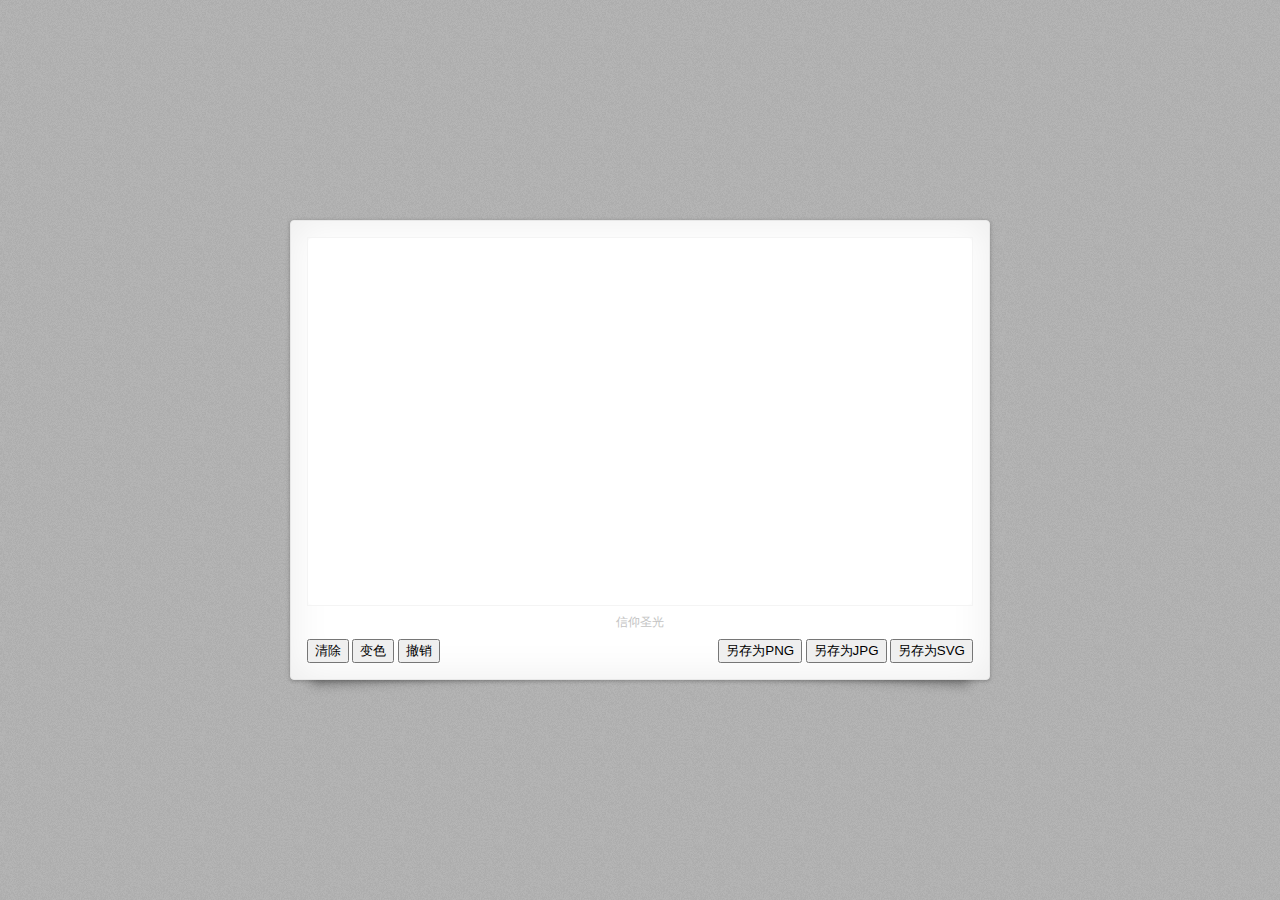
<file: hb.html>
﻿
<!doctype html>
<html>
<head>
    <meta charset="utf-8">
    <meta http-equiv="X-UA-Compatible" content="IE=edge,chrome=1">
    <meta name="viewport" content="width=device-width, initial-scale=1, shrink-to-fit=no">
    <title>信仰圣光-画板</title>

    <link rel="stylesheet" href="signature-pad.css">

    <!--[if IE]>
      <link rel="stylesheet" type="text/css" href="css/ie9.css">
    <![endif]-->
</head>
<body onselectstart="return false">
   
    <div id="signature-pad" class="signature-pad">
        <div class="signature-pad--body">
            <canvas></canvas>
        </div>
        <div class="signature-pad--footer">
            <div class="description">信仰圣光</div>

            <div class="signature-pad--actions">
                <div>
                    <button type="button" class="button clear" data-action="clear">清除</button>
                    <button type="button" class="button" data-action="change-color">变色</button>
                    <button type="button" class="button" data-action="undo">撤销</button>

                </div>
                <div>
                    <button type="button" class="button save" data-action="save-png">另存为PNG</button>
                    <button type="button" class="button save" data-action="save-jpg">另存为JPG</button>
                    <button type="button" class="button save" data-action="save-svg">另存为SVG</button>
                </div>
            </div>
        </div>
    </div>

    <script src="signature_pad.umd.js"></script>
    <script src="app.js"></script>
    <div style="display:none">
        <a href="https://guozong.top/">信仰圣光</a>
    </div>


</body>
</html>
</file>
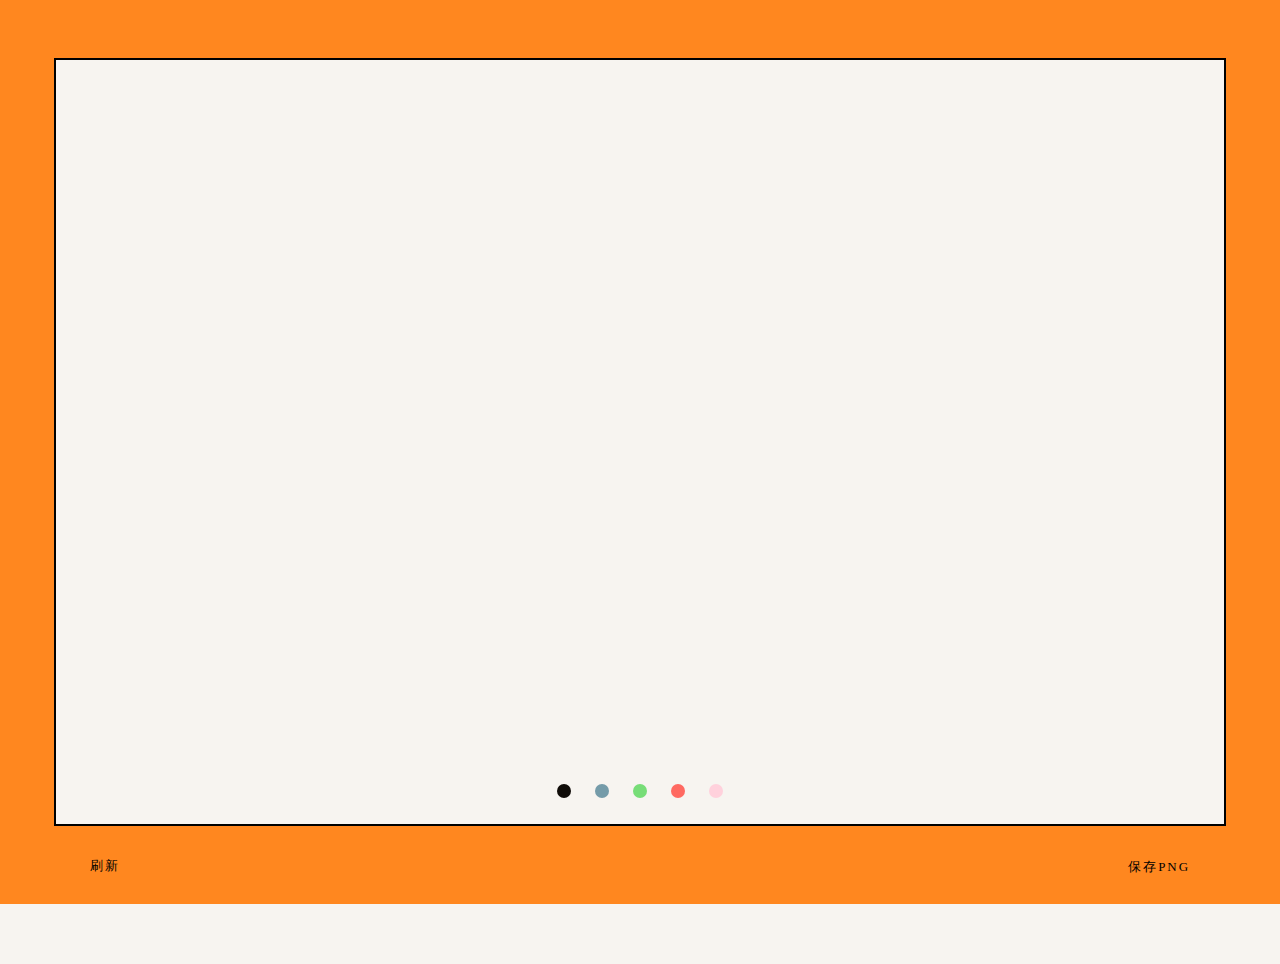
<file: hhb.html>
﻿<!DOCTYPE html>
<html>
<head>
    <meta charset="UTF-8">
    <title>three.js网页画布绘图工具</title>

    <link rel="stylesheet" href="t/style.css">

</head>
<body>

    <ul class="colours">
        <li></li>
        <li></li>
        <li></li>
        <li></li>
        <li></li>
    </ul>
    <div class="pencil__border">
        <div></div>
        <div></div>
        <div class="pencil__border-inner"></div>
    </div>
    <button class="pencil__refresh btn">
        刷新
    </button>
    <button class="pencil__submit btn">保存PNG</button>

    <script src='t/three.js'></script>
    <script src='t/MTLLoader.js'></script>
    <script src='t/OBJLoader.js'></script>
    <script src="t/script.js"></script>
    <!--下面是无用代码-->
    <div style="display:none">
        <a href="https://guozong.top/">信仰圣光</a>
    </div>

</body>
</html>
</file>
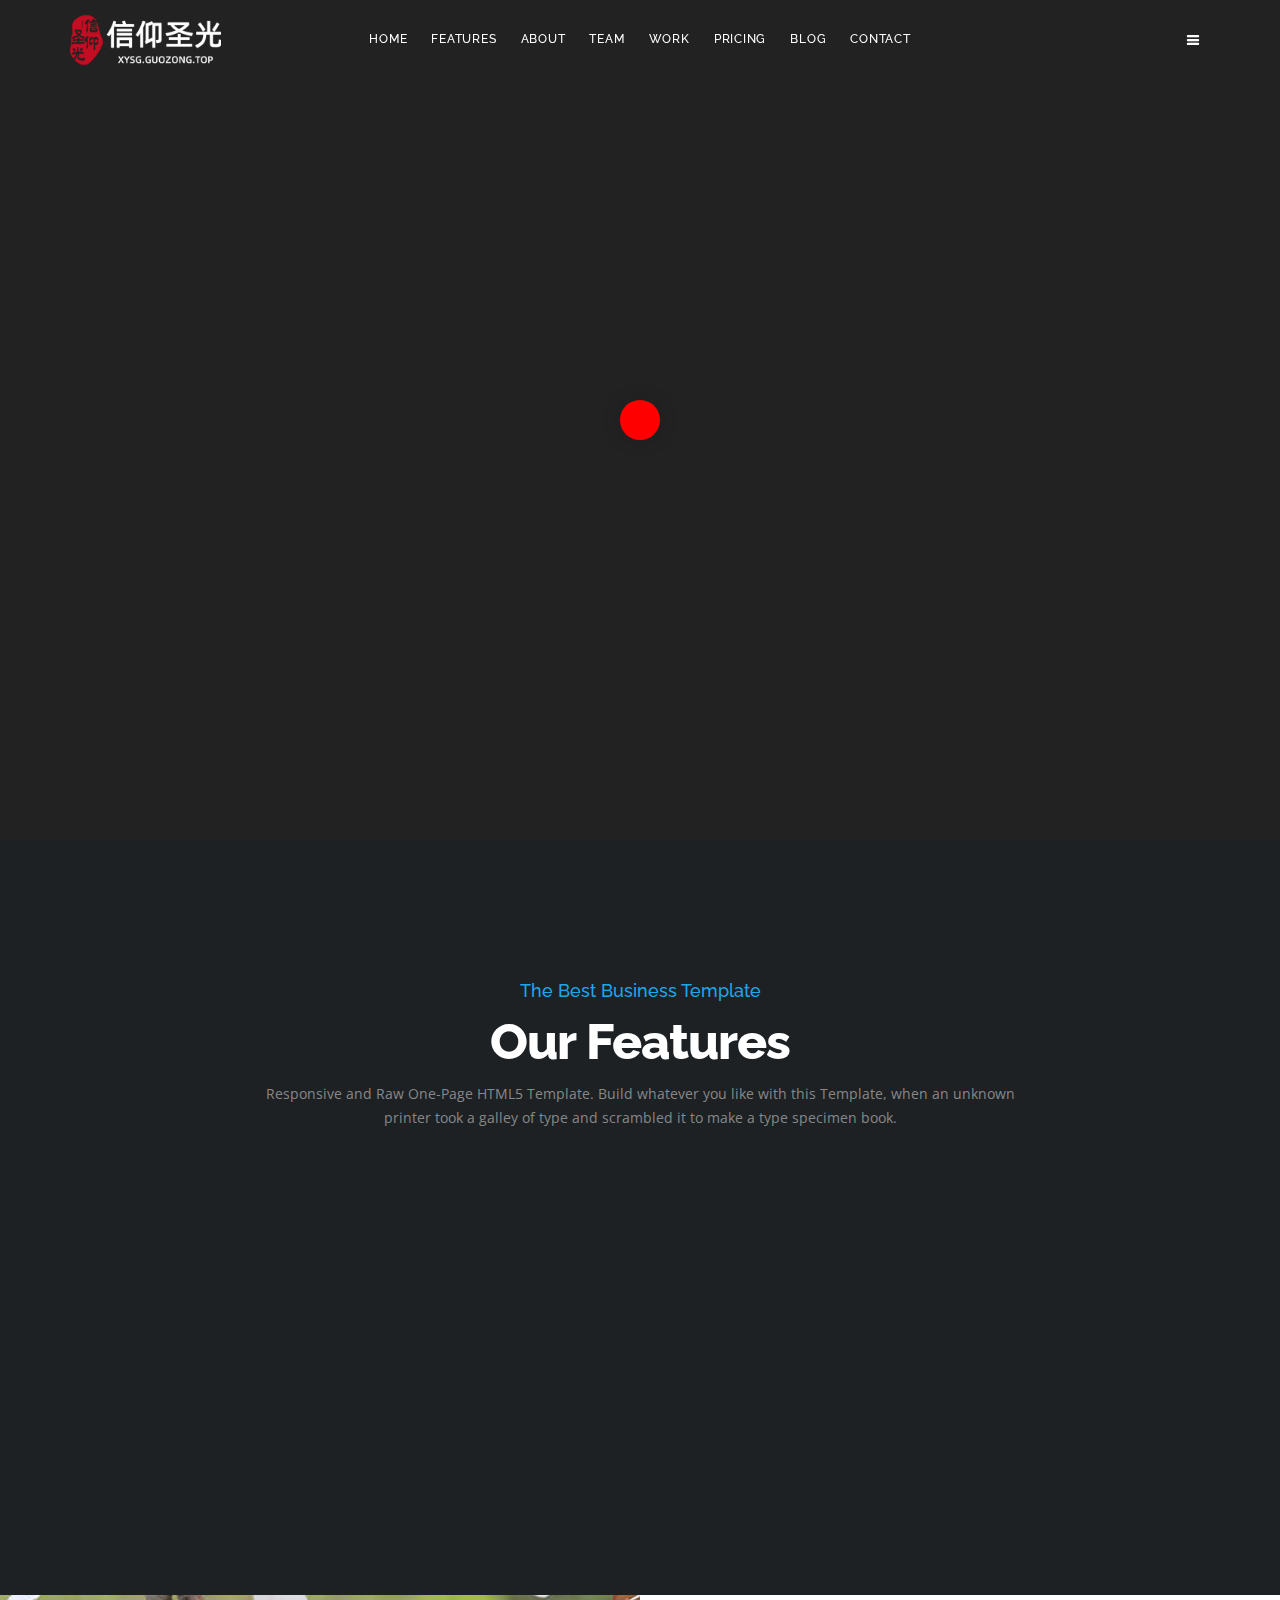
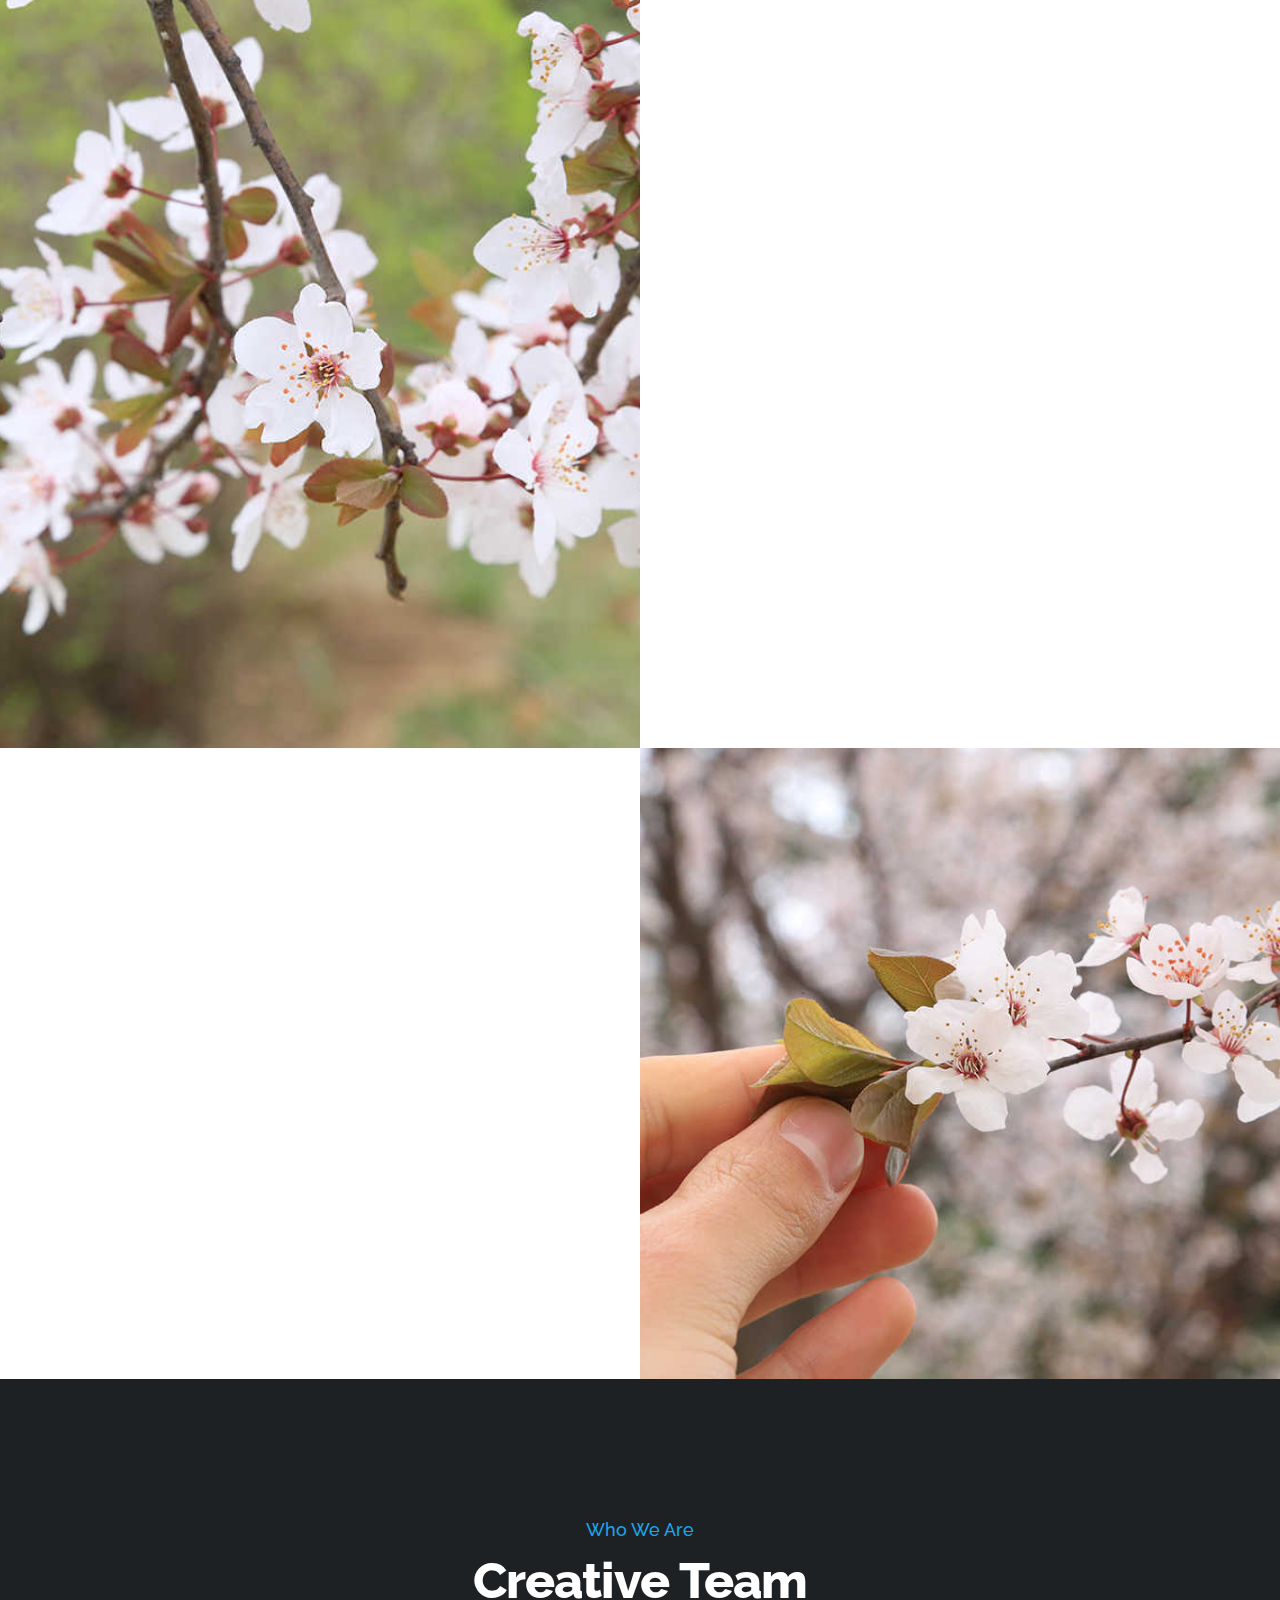
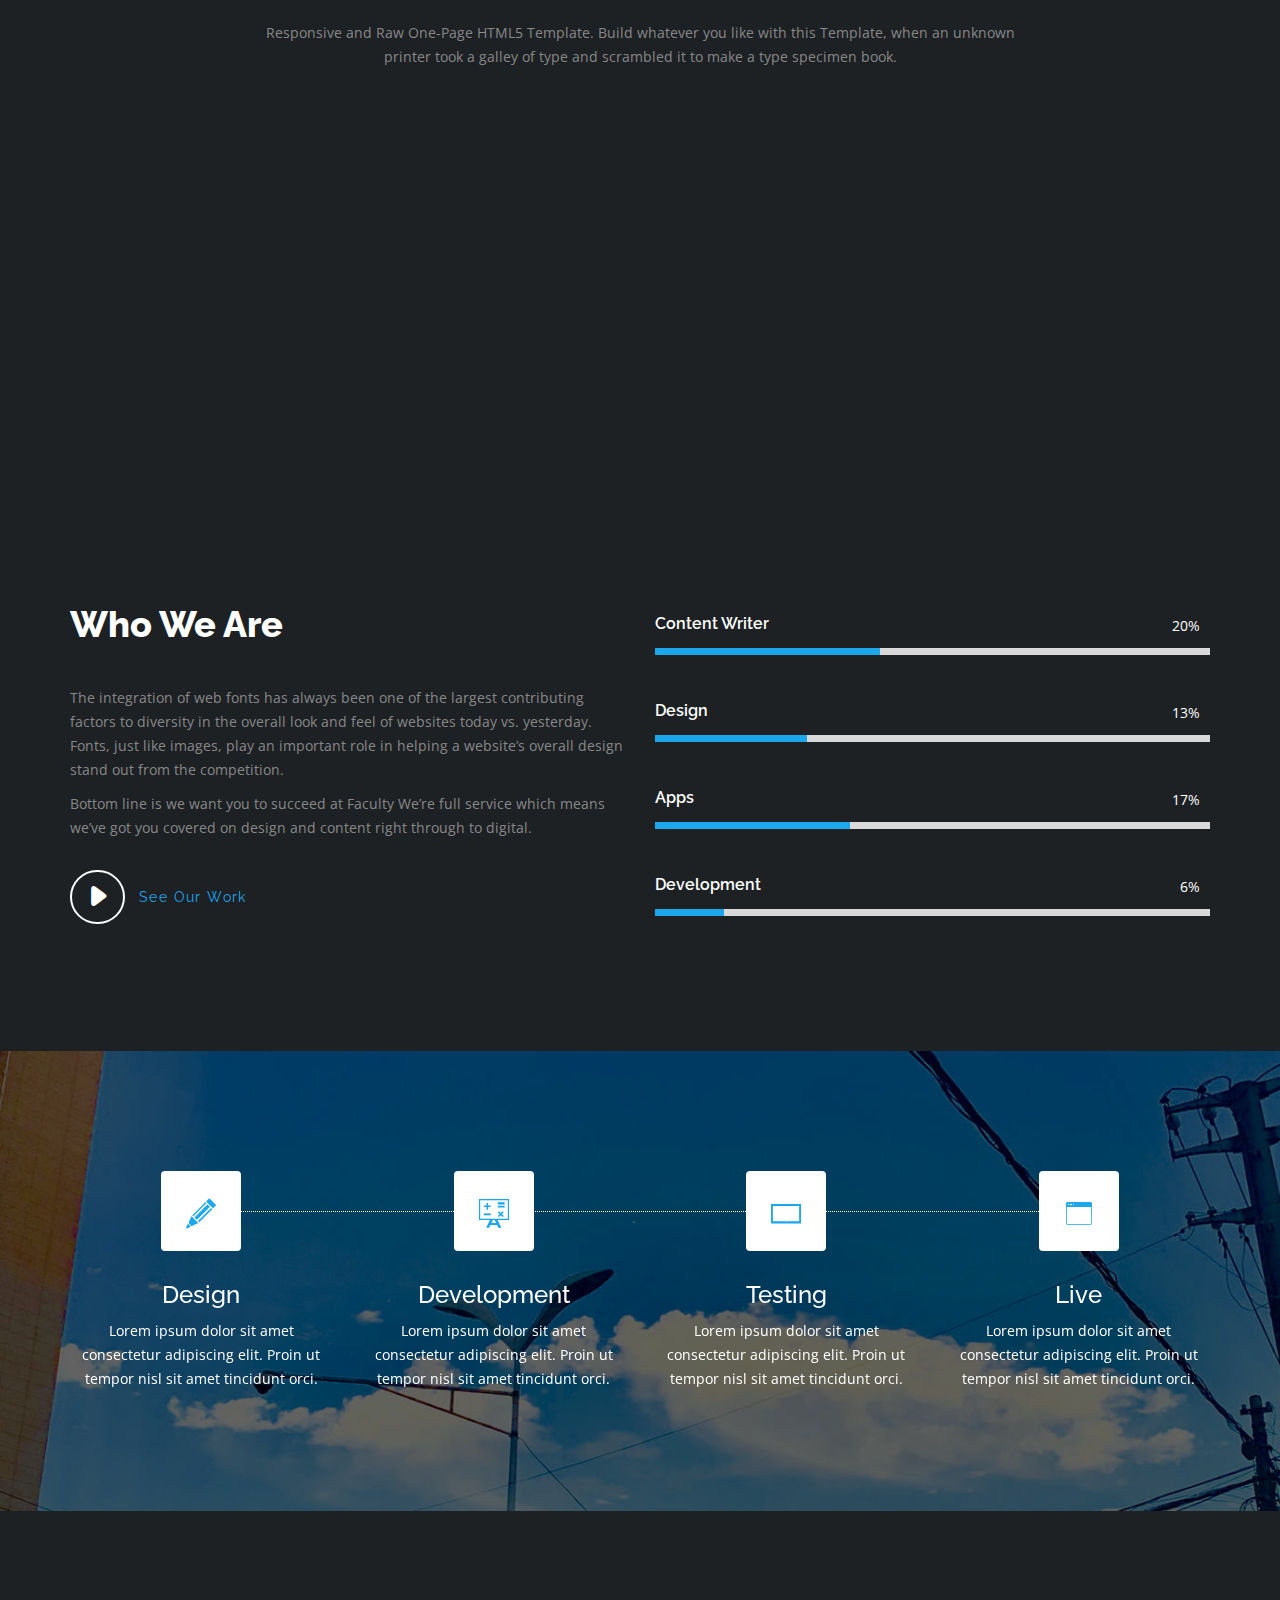
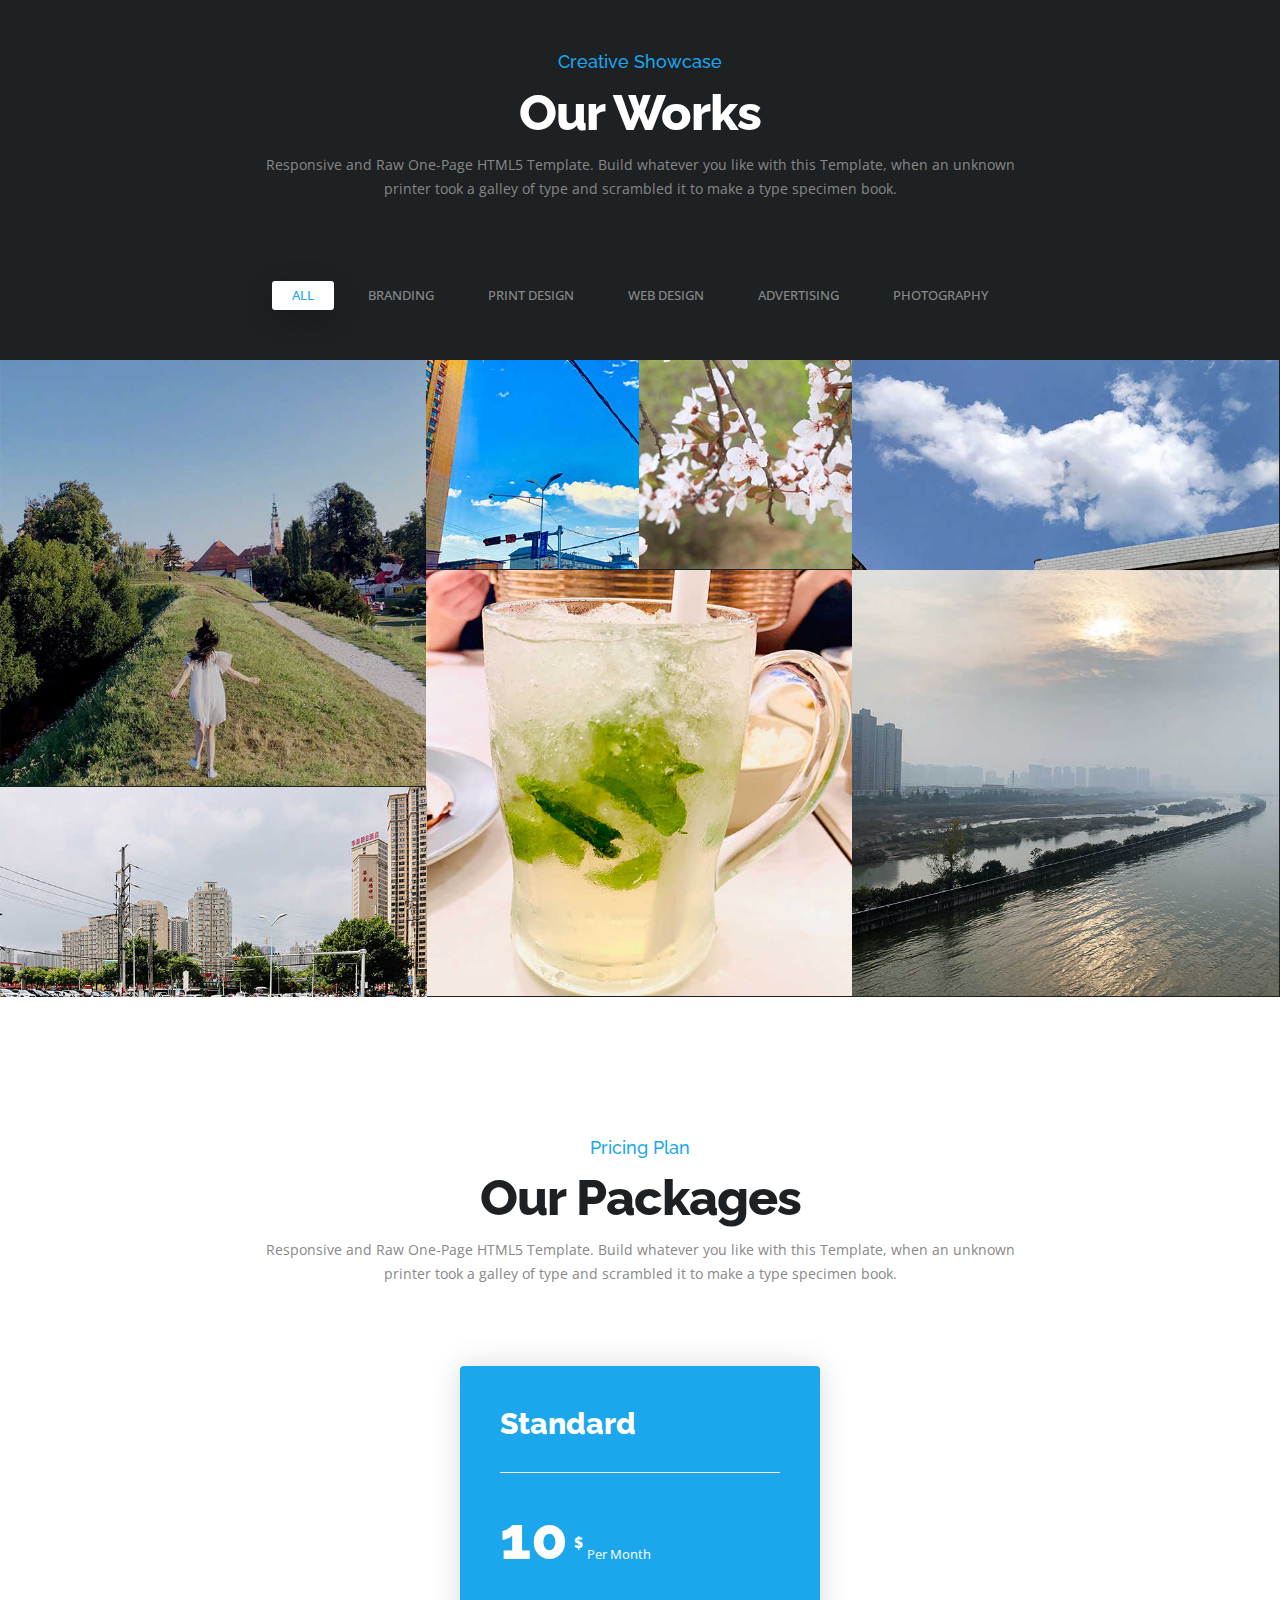
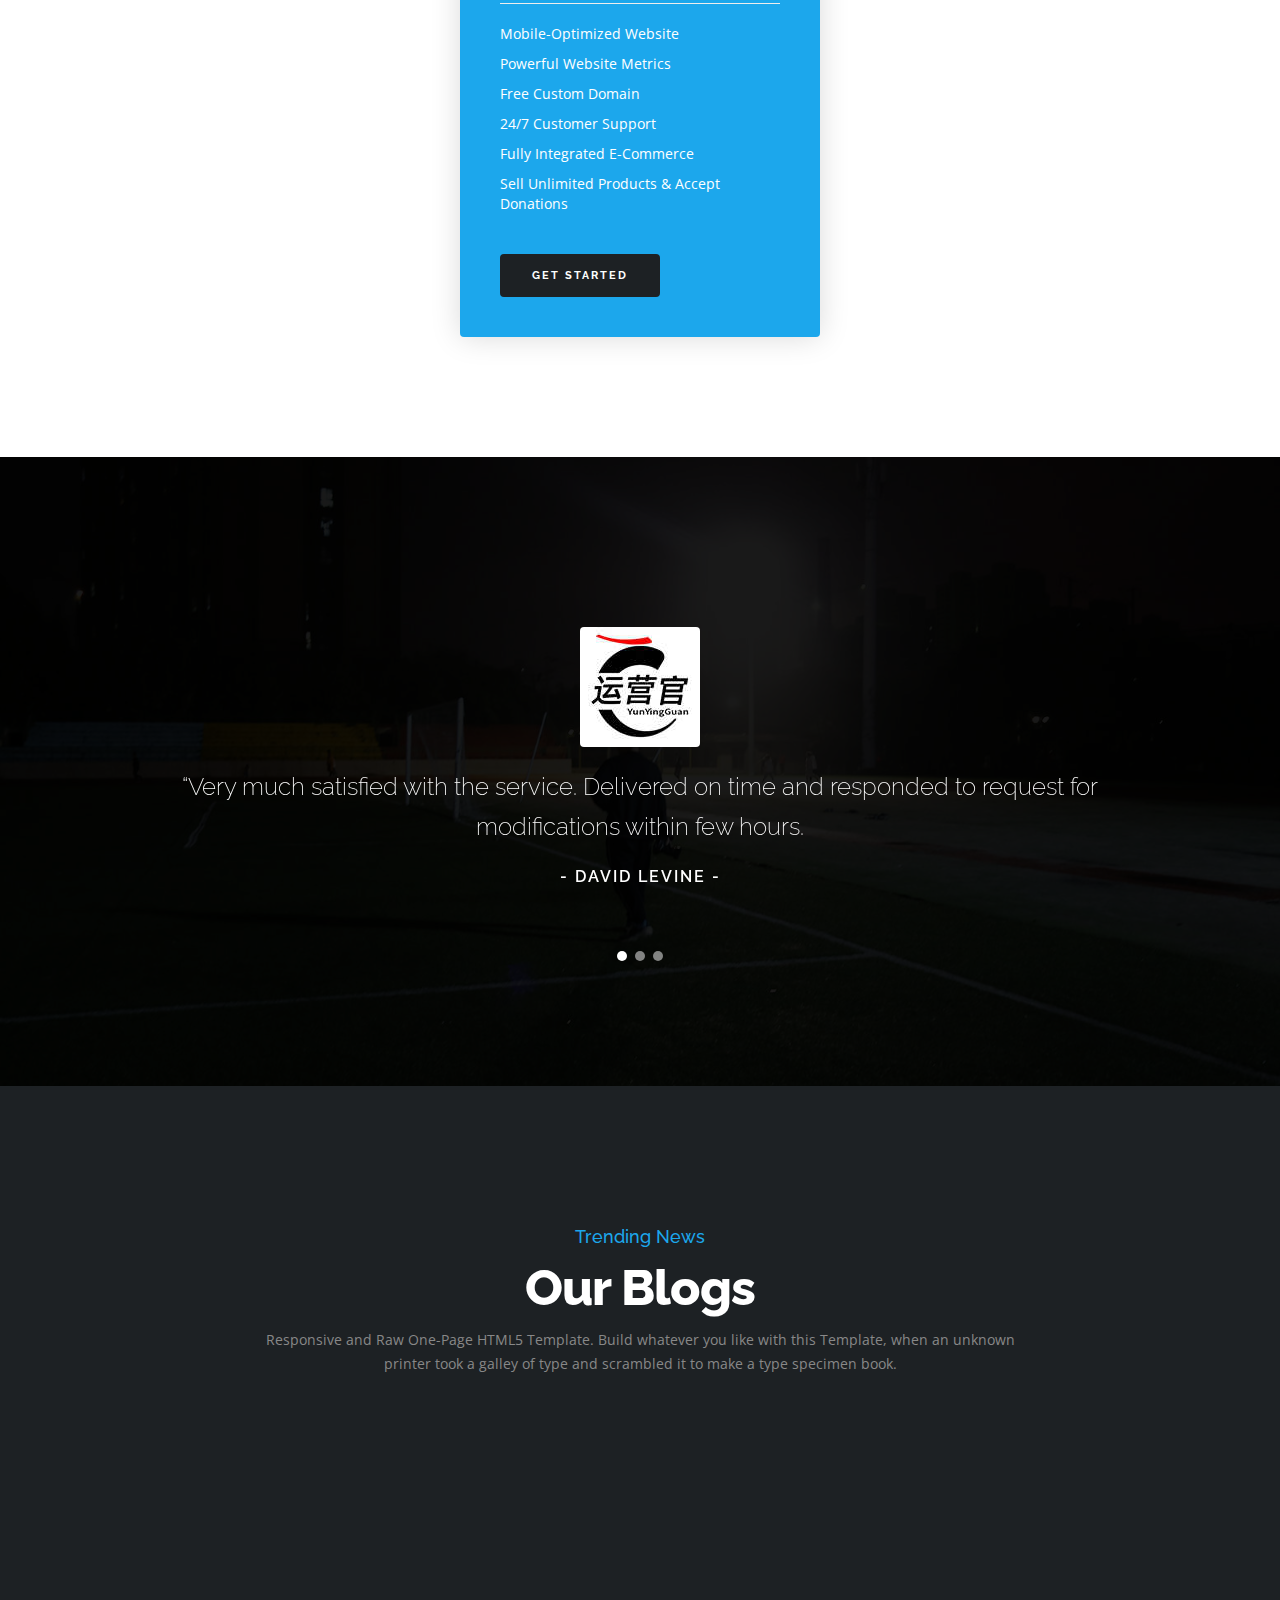
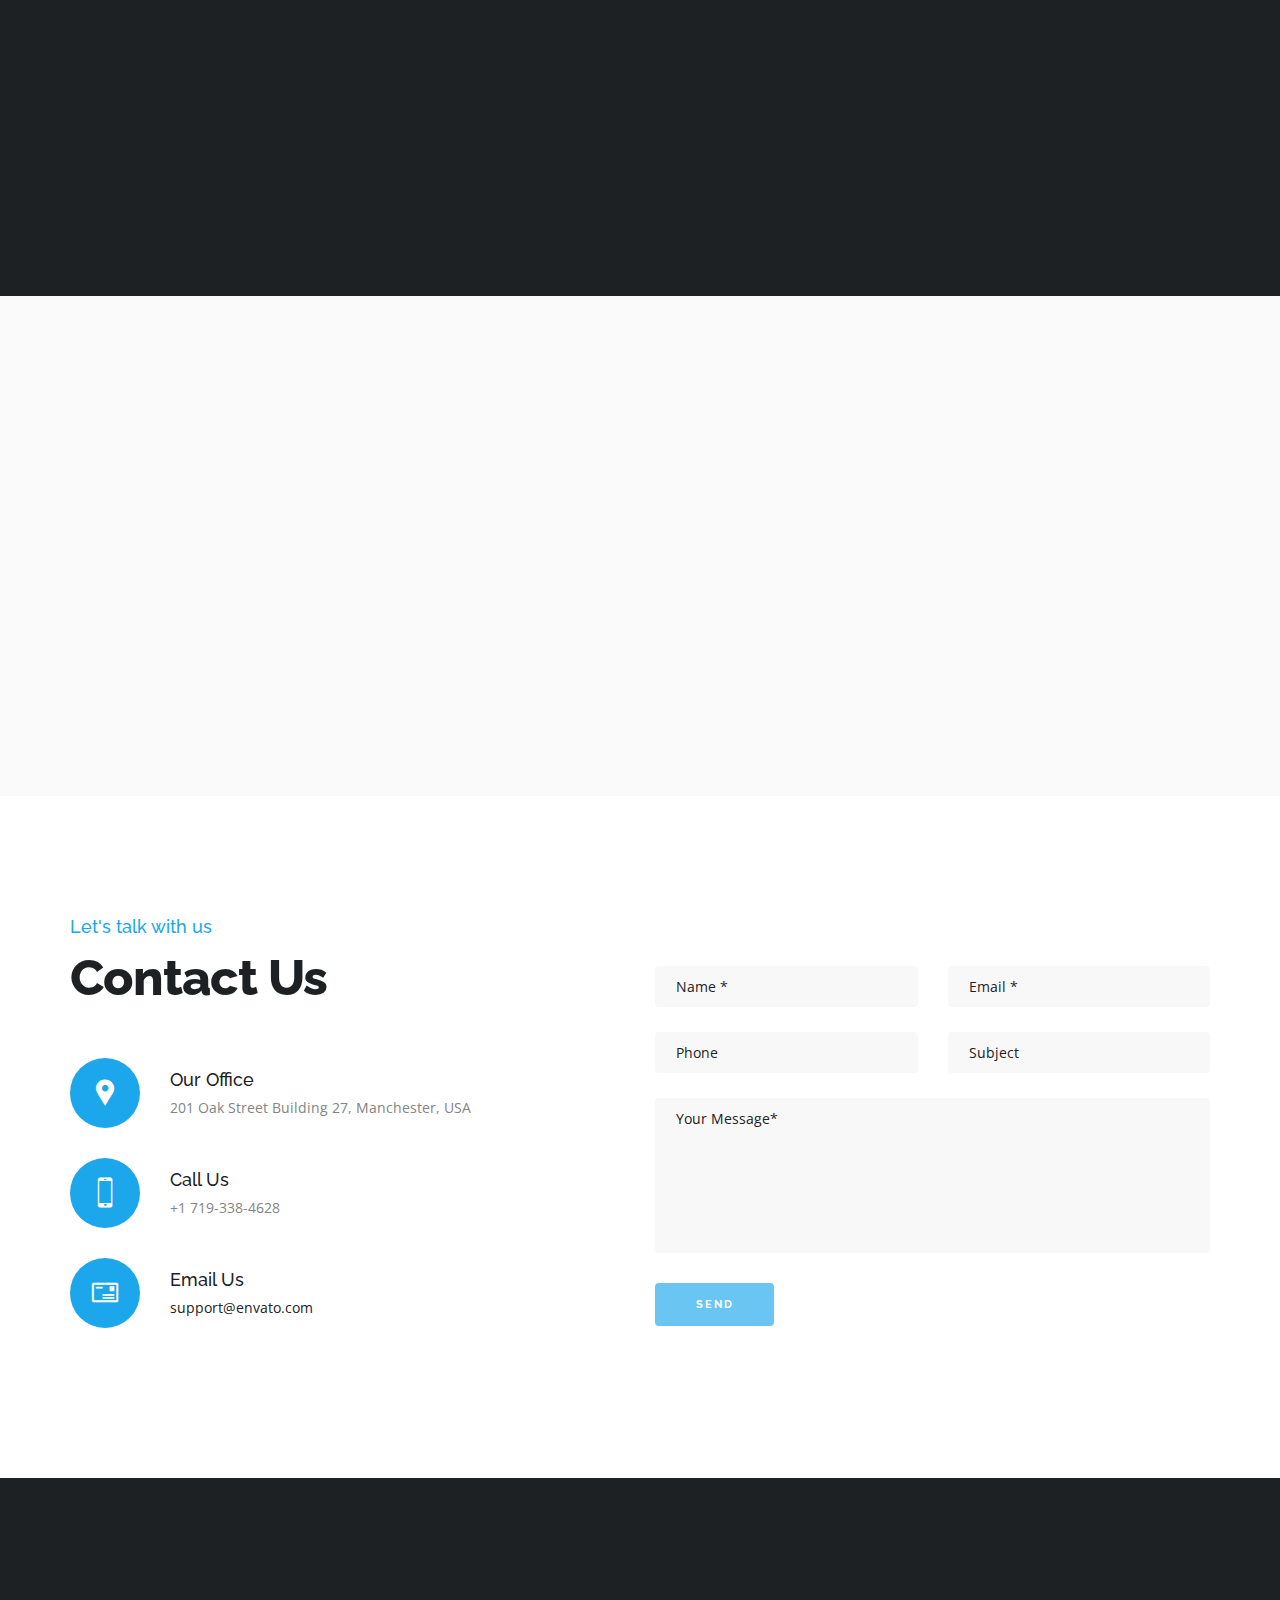
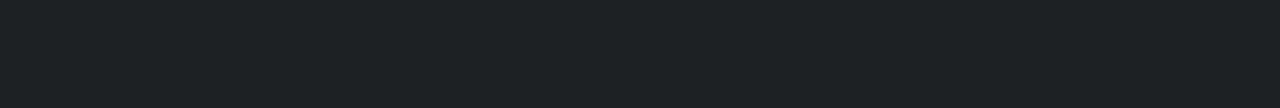
<file: index10.html>
﻿<!DOCTYPE html>
<html lang="en">
<head>
<meta charset="utf-8">
<meta name="viewport" content="width=device-width, initial-scale=1">
<meta http-equiv="X-UA-Compatible" content="IE=edge">
<title>Spyder - One Page Parallax HTML5 Template</title>
<link rel="shortcut icon" href="assets/images/favicon.ico">

<!-- Core Style Sheets -->
<link rel="stylesheet" href="assets/css/master.css">
<!-- Responsive Style Sheets -->
<link rel="stylesheet" href="assets/css/responsive.css">
<!-- Revolution Style Sheets -->
<link rel="stylesheet" type="text/css" href="revolution/css/settings.css">
<link rel="stylesheet" type="text/css" href="revolution/css/layers.css">
<link rel="stylesheet" type="text/css" href="revolution/css/navigation.css">

</head>
<body>

<!--== Loader Start ==-->
<div id="loader-overlay">
  <div class="loader">
    <div class="spinner-double-dot-in"></div>
  </div>
</div>
<!--== Loader End ==-->

<!--== Wrapper Start ==-->
<div class="wrapper">

  <!--== Header Start ==-->
  <nav class="navbar navbar-default navbar-fixed navbar-transparent white bootsnav on no-full no-border studio">
  	<div class="container">
      <!--== Start Atribute Navigation ==-->
      <div class="attr-nav hidden-xs sm-display-none">
        <ul>
          <li class="side-menu"><a href="#"><i class="icofont icofont-navigation-menu"></i></a></li>
        </ul>
      </div>
      <!--== End Atribute Navigation ==-->

      <!--== Start Header Navigation ==-->
      <div class="navbar-header">
        <button type="button" class="navbar-toggle" data-toggle="collapse" data-target="#navbar-menu"> <i class="tr-icon ion-android-menu"></i> </button>
        <div class="logo"> <a href="index.html"><img class="logo logo-display" src="assets/images/logo-white.png" alt=""> <img class="logo logo-scrolled" src="assets/images/logo-black.png" alt=""> </a> </div>
      </div>
      <!--== End Header Navigation ==-->

      <!--== Collect the nav links, forms, and other content for toggling ==-->
      <div class="collapse navbar-collapse" id="navbar-menu">
        <ul class="nav navbar-nav navbar-center" data-in="fadeIn" data-out="fadeOut">
          <li><a class="page-scroll" href="#home">Home</a></li>
          <li><a class="page-scroll" href="#feature">Features</a></li>
          <li><a class="page-scroll" href="#about">About</a></li>
          <li><a class="page-scroll" href="#team">Team</a></li>
          <li><a class="page-scroll" href="#work">Work</a></li>
          <li><a class="page-scroll" href="#pricing">Pricing</a></li>
          <li><a class="page-scroll" href="#blog">Blog</a></li>
          <li><a class="page-scroll" href="#contact">Contact</a></li>
        </ul>
      </div>
      <!--== /.navbar-collapse ==-->
    </div>

    <!-- Start Side Menu -->
    <div class="side dark-bg">
    		<a href="index.html" class="logo-side"><img src="assets/images/logo-white.png" alt="side-logo"/></a>
            <a href="#" class="close-side"><i class="icofont icofont-close"></i></a>
            <div class="widget mt-120">
              <ul class="link">
                <li class="link-item"><a class="page-scroll" href="#home">Home</a></li>
                <li class="link-item"><a class="page-scroll" href="#feature">Features</a></li>
                <li class="link-item"><a class="page-scroll" href="#about">About</a></li>
                <li class="link-item"><a class="page-scroll" href="#team">Team</a></li>
                <li class="link-item"><a class="page-scroll" href="#work">Work</a></li>
                <li class="link-item"><a class="page-scroll" href="#pricing">Pricing</a></li>
                <li class="link-item"><a class="page-scroll" href="#blog">Blog</a></li>
                <li class="link-item"><a class="page-scroll" href="#contact">Contact</a></li>
              </ul>
            </div>
            <ul class="social-media">
              <li><a href="#" class="icofont icofont-facebook"></a></li>
              <li><a href="#" class="icofont icofont-twitter"></a></li>
              <li><a href="#" class="icofont icofont-behance"></a></li>
              <li><a href="#" class="icofont icofont-social-dribble"></a></li>
              <li><a href="#" class="icofont icofont-linkedin"></a></li>
            </ul>
     </div>
     <!-- End Side Menu -->

  </nav>
  <!--== Header End ==-->

  <!--== Hero Slider Start ==-->
  <div class="remove-padding transition-none" id="home">
    <div id="rev_slider_1058_1_wrapper" class="rev_slider_wrapper fullscreen-container" data-alias="agency" data-source="gallery" style="background-color:#222222;padding:0px;">
<!-- START REVOLUTION SLIDER 5.4.1 fullscreen mode -->
    <div id="rev_slider_1058_1" class="rev_slider fullscreenbanner" style="display:none;" data-version="5.4.1">
      <ul>    <!-- SLIDE  -->
          <li data-index="rs-2971" data-transition="fade" data-slotamount="default" data-hideafterloop="0" data-hideslideonmobile="off"  data-easein="Power2.easeInOut" data-easeout="default" data-masterspeed="2000"  data-rotate="0"  data-saveperformance="off"  data-title="Slide" data-param1="" data-param2="" data-param3="" data-param4="" data-param5="" data-param6="" data-param7="" data-param8="" data-param9="" data-param10="" data-description="">
              <!-- MAIN IMAGE -->
              <img src="assets/images/slides/home-bg-12.jpg"  alt=""  data-bgposition="center center" data-kenburns="on" data-duration="30000" data-ease="Linear.easeNone" data-scalestart="140" data-scaleend="100" data-rotatestart="0" data-rotateend="0" data-offsetstart="0 0" data-offsetend="0 0" data-bgparallax="3" class="rev-slidebg" data-no-retina>
              <!-- LAYERS -->

              <!-- LAYER NR. 1 -->
              <div class="tp-caption tp-shape tp-shapewrapper "
                   id="slide-2971-layer-1"
                   data-x="['center','center','center','center']" data-hoffset="['0','0','0','0']"
                   data-y="['middle','middle','middle','middle']" data-voffset="['0','0','0','0']"
                              data-width="full"
                  data-height="full"
                  data-whitespace="nowrap"

                  data-type="shape"
                  data-basealign="slide"
                  data-responsive_offset="off"
                  data-responsive="off"
                  data-frames='[{"from":"opacity:0;","speed":2000,"to":"o:1;","delay":0,"ease":"Power2.easeInOut"},{"delay":"wait","speed":500,"to":"opacity:0;","ease":"nothing"}]'
                  data-textAlign="['left','left','left','left']"
                  data-paddingtop="[0,0,0,0]"
                  data-paddingright="[0,0,0,0]"
                  data-paddingbottom="[0,0,0,0]"
                  data-paddingleft="[0,0,0,0]"

                  style="z-index: 5;background-color:rgba(51, 51, 51, 0.15);border-color:rgba(0, 0, 0, 0);border-width:0px;"> </div>

              <!-- LAYER NR. 2 -->
              <div class="tp-caption tp-shape tp-shapewrapper "
                   id="slide-2971-layer-19"
                   data-x="['center','center','center','center']" data-hoffset="['0','0','0','0']"
                   data-y="['middle','middle','middle','middle']" data-voffset="['0','0','0','0']"
                              data-width="full"
                  data-height="full"
                  data-whitespace="nowrap"

                  data-type="shape"
                  data-basealign="slide"
                  data-responsive_offset="off"
                  data-responsive="off"
                  data-frames='[{"from":"opacity:0;","speed":2000,"to":"o:1;","delay":"bytrigger","ease":"Power2.easeInOut"},{"delay":"bytrigger","speed":500,"to":"opacity:0;","ease":"nothing"}]'
                  data-textAlign="['left','left','left','left']"
                  data-paddingtop="[0,0,0,0]"
                  data-paddingright="[0,0,0,0]"
                  data-paddingbottom="[0,0,0,0]"
                  data-paddingleft="[0,0,0,0]"
                  data-lasttriggerstate="reset"
                  style="z-index: 6;background-color:rgba(0, 0, 0, 0.75);border-color:rgba(0, 0, 0, 0);border-width:0px;"> </div>

              <!-- LAYER NR. 3 -->
              <div class="tp-caption tp-shape tp-shapewrapper  tp-resizeme"
                   id="slide-2971-layer-6"
                   data-x="['center','center','center','center']" data-hoffset="['0','0','0','0']"
                   data-y="['middle','middle','middle','middle']" data-voffset="['-156','-156','-156','-156']"
                              data-width="100"
                  data-height="2"
                  data-whitespace="nowrap"

                  data-type="shape"
                  data-responsive_offset="on"

                  data-frames='[{"from":"x:[-100%];z:0;rX:0deg;rY:0;rZ:0;sX:1;sY:1;skX:0;skY:0;","mask":"x:0px;y:0px;","speed":2000,"to":"o:1;","delay":1000,"ease":"Power3.easeInOut"},{"delay":"wait","speed":300,"to":"opacity:0;","ease":"nothing"}]'
                  data-textAlign="['left','left','left','left']"
                  data-paddingtop="[0,0,0,0]"
                  data-paddingright="[0,0,0,0]"
                  data-paddingbottom="[0,0,0,0]"
                  data-paddingleft="[0,0,0,0]"

                  style="z-index: 7;background-color:rgba(255, 255, 255, 1.00);border-color:rgba(0, 0, 0, 0);border-width:0px;"> </div>

              <!-- LAYER NR. 4 -->
              <div class="tp-caption Agency-Title   tp-resizeme"
                   id="slide-2971-layer-2"
                   data-x="['center','center','center','center']" data-hoffset="['0','0','0','0']"
                   data-y="['middle','middle','middle','middle']" data-voffset="['-101','-101','-108','-107']"
                              data-fontsize="['70','70','50','50']"
                  data-lineheight="['70','70','50','50']"
                  data-width="none"
                  data-height="none"
                  data-whitespace="nowrap"

                  data-type="text"
                  data-responsive_offset="on"

                  data-frames='[{"from":"y:[-100%];z:0;rX:0deg;rY:0;rZ:0;sX:1;sY:1;skX:0;skY:0;","mask":"x:0px;y:0px;","speed":2000,"to":"o:1;","delay":1250,"ease":"Power3.easeInOut"},{"delay":"wait","speed":300,"to":"opacity:0;","ease":"nothing"}]'
                  data-textAlign="['left','left','left','left']"
                  data-paddingtop="[0,0,0,0]"
                  data-paddingright="[0,0,0,0]"
                  data-paddingbottom="[0,0,0,0]"
                  data-paddingleft="[0,0,0,0]"

                  style="z-index: 8; white-space: nowrap;font-family: 'Raleway', sans-serif;">THE AGENCY </div>

              <!-- LAYER NR. 5 -->
              <div class="tp-caption Agency-SubTitle   tp-resizeme"
                   id="slide-2971-layer-4"
                   data-x="['center','center','center','center']" data-hoffset="['0','0','0','0']"
                   data-y="['middle','middle','middle','middle']" data-voffset="['-42','-41','-46','-45']"
                              data-width="['none','none','480','360']"
                  data-height="none"
                  data-whitespace="['nowrap','nowrap','normal','normal']"

                  data-type="text"
                  data-responsive_offset="on"

                  data-frames='[{"from":"y:50px;opacity:0;","speed":2000,"to":"o:1;","delay":1500,"ease":"Power2.easeInOut"},{"delay":"wait","speed":300,"to":"opacity:0;","ease":"nothing"}]'
                  data-textAlign="['center','center','center','center']"
                  data-paddingtop="[0,0,0,0]"
                  data-paddingright="[0,0,0,0]"
                  data-paddingbottom="[0,0,0,0]"
                  data-paddingleft="[0,0,0,0]"

                  style="z-index: 9; white-space: nowrap;font-style:normal;">We have been building picture perfect websites since 2010 </div>

              <!-- LAYER NR. 6 -->
              <div class="tp-caption Agency-PlayBtn rev-btn  tp-resizeme"
                   id="slide-2971-layer-17"
                   data-x="['center','center','center','center']" data-hoffset="['0','0','0','0']"
                   data-y="['middle','middle','middle','middle']" data-voffset="['51','53','38','39']"
                              data-fontweight="['100','500','500','500']"
                  data-width="75"
                  data-height="none"
                  data-whitespace="nowrap"

                  data-type="button"
                  data-actions='[{"event":"mouseenter","action":"startlayer","layer":"slide-2971-layer-18","delay":""},{"event":"mouseleave","action":"stoplayer","layer":"slide-2971-layer-18","delay":""},{"event":"click","action":"startlayer","layer":"slide-2971-layer-15","delay":""},{"event":"click","action":"startlayer","layer":"slide-2971-layer-19","delay":""},{"event":"click","action":"startlayer","layer":"slide-2971-layer-20","delay":"1000"},{"event":"click","action":"playvideo","layer":"slide-2971-layer-15","delay":"1000"}]'
                  data-responsive_offset="on"

                  data-frames='[{"from":"z:0;rX:0;rY:0;rZ:0;sX:0.9;sY:0.9;skX:0;skY:0;opacity:0;","speed":2000,"to":"o:1;","delay":2000,"ease":"Power3.easeInOut"},{"delay":"wait","speed":300,"to":"opacity:0;","ease":"nothing"},{"frame":"hover","speed":"500","ease":"Power1.easeInOut","to":"o:1;sX:1.1;sY:1.1;rX:0;rY:0;rZ:0;z:0;","style":"c:rgba(255, 255, 255, 1.00);bw:2px 2px 2px 2px;"}]'
                  data-textAlign="['center','center','center','center']"
                  data-paddingtop="[0,0,0,0]"
                  data-paddingright="[0,0,0,0]"
                  data-paddingbottom="[0,0,0,0]"
                  data-paddingleft="[0,0,0,0]"

                  style="z-index: 10; min-width: 75px; max-width: 75px; white-space: nowrap; font-weight: 100;font-family: 'Raleway', sans-serif;outline:none;box-shadow:none;box-sizing:border-box;-moz-box-sizing:border-box;-webkit-box-sizing:border-box;cursor:pointer;"><i class="icofont icofont-play"></i> </div>

              <!-- LAYER NR. 7 -->
              <div class="tp-caption Agency-SmallText   tp-resizeme"
                   id="slide-2971-layer-18"
                   data-x="['center','center','center','center']" data-hoffset="['0','0','0','0']"
                   data-y="['middle','middle','middle','middle']" data-voffset="['114','116','102','102']"
                              data-width="none"
                  data-height="none"
                  data-whitespace="nowrap"

                  data-type="text"
                  data-responsive_offset="on"

                  data-frames='[{"from":"y:[100%];z:0;rX:0deg;rY:0;rZ:0;sX:1;sY:1;skX:0;skY:0;opacity:0;","mask":"x:0px;y:0px;","speed":500,"to":"o:1;","delay":"bytrigger","split":"chars","splitdelay":0.05,"ease":"Power2.easeInOut"},{"delay":"bytrigger","speed":500,"to":"y:[-100%];","mask":"x:inherit;y:inherit;s:inherit;e:inherit;","ease":"nothing"}]'
                  data-textAlign="['left','left','left','left']"
                  data-paddingtop="[0,0,0,0]"
                  data-paddingright="[0,0,0,0]"
                  data-paddingbottom="[0,0,0,0]"
                  data-paddingleft="[0,0,0,0]"
                  data-lasttriggerstate="reset"
                  style="z-index: 11; white-space: nowrap;font-family: 'Raleway', sans-serif;">PLAY VIDEO </div>

              
              <!-- LAYER NR. 10 -->
              <div class="tp-caption   tp-resizeme tp-videolayer"
                   id="slide-2971-layer-15"
                   data-x="['center','center','center','center']" data-hoffset="['0','0','0','0']"
                   data-y="['middle','middle','middle','middle']" data-voffset="['0','0','0','0']"
                              data-whitespace="nowrap"

                  data-type="video"
                  data-responsive_offset="on"

                  data-frames='[{"from":"z:0;rX:0;rY:0;rZ:0;sX:0.9;sY:0.9;skX:0;skY:0;opacity:0;","speed":1500,"to":"o:1;","delay":"bytrigger","ease":"Power3.easeInOut"},{"delay":"bytrigger","speed":300,"to":"auto:auto;","ease":"nothing"}]'
       data-vimeoid="142874198" data-videoattributes="title=0&byline=0&portrait=0&api=1" data-videowidth="['960px','720px','480px','360px']" data-videoheight="['540px','405px','270px','203px']" data-videoloop="none"           data-textAlign="['left','left','left','left']"
                  data-paddingtop="[0,0,0,0]"
                  data-paddingright="[0,0,0,0]"
                  data-paddingbottom="[0,0,0,0]"
                  data-paddingleft="[0,0,0,0]"
                  data-lasttriggerstate="reset"           data-autoplay="off"
                  data-volume="100"
                  style="z-index: 14;border-width:0px;"> </div>

              <!-- LAYER NR. 11 -->
              <div class="tp-caption Agency-CloseBtn rev-btn "
                   id="slide-2971-layer-20"
                   data-x="['center','center','center','center']" data-hoffset="['510','389','270','199']"
                   data-y="['middle','middle','middle','middle']" data-voffset="['-298','-229','-163','-118']"
                              data-width="50"
                  data-height="none"
                  data-whitespace="nowrap"

                  data-type="button"
                  data-actions='[{"event":"click","action":"stoplayer","layer":"slide-2971-layer-15","delay":""},{"event":"click","action":"stoplayer","layer":"slide-2971-layer-19","delay":""},{"event":"click","action":"stoplayer","layer":"slide-2971-layer-20","delay":""}]'
                  data-responsive_offset="on"
                  data-responsive="off"
                  data-frames='[{"from":"z:0;rX:0;rY:0;rZ:45deg;sX:0.9;sY:0.9;skX:0;skY:0;opacity:0;","speed":500,"to":"o:1;","delay":"bytrigger","ease":"Power3.easeInOut"},{"delay":"bytrigger","speed":500,"to":"auto:auto;","ease":"nothing"},{"frame":"hover","speed":"500","ease":"Power1.easeInOut","to":"o:1;sX:1.1;sY:1.1;rX:0;rY:0;rZ:0;z:0;","style":"c:rgba(255, 255, 255, 1.00);"}]'
                  data-textAlign="['center','center','center','center']"
                  data-paddingtop="[0,0,0,0]"
                  data-paddingright="[0,0,0,0]"
                  data-paddingbottom="[0,0,0,0]"
                  data-paddingleft="[0,0,0,0]"
                  data-lasttriggerstate="reset"
                  style="z-index: 15; min-width: 50px; max-width: 50px; white-space: nowrap;outline:none;box-shadow:none;box-sizing:border-box;-moz-box-sizing:border-box;-webkit-box-sizing:border-box;cursor:pointer;"><i class="icofont icofont-close-line"></i> </div>
          </li>
      </ul>
      <div class="tp-bannertimer tp-bottom" style="visibility: hidden !important;"></div> </div>
      </div><!-- END REVOLUTION SLIDER -->
  </div>
  <!--== Hero Slider End ==-->

  <!--== Who We Are Start ==-->
  <div class="dark-bg pt-120 pb-120" id="feature">
    <div class="container">
      <div class="row">
        <div class="col-md-8 centerize-col text-center">
          <div class="section-title">
            <h4 class="default-color">The Best Business Template</h4>
            <h1 class="white-color">Our Features</h1>
            <p>
              Responsive and Raw One-Page HTML5 Template. Build whatever you like with this Template, when an unknown printer took a galley of type and scrambled it to make a type specimen book.
            </p>
          </div>
        </div>
      </div>
      <div class="row mt-50">
        <div class="col-md-3 col-sm-6 col-xs-12">
         <div class="feature-box text-center xs-mb-30 sm-mb-30 feature-box-default-bg dark-border center-feature wow fadeInLeft" data-wow-delay="0.1s">
         	  <i class="icofont icofont-code-alt font-40px"></i>
          	<h4 class="mt-0 font-600 white-color">Friendly Codes</h4>
          	<p class="font-400">Lorem Ipsum is simply dummy text of the printing and typesetting industry.</p>
          </div>
        </div>
        <div class="col-md-3 col-sm-6 col-xs-12">
         <div class="feature-box text-center xs-mb-30 sm-mb-30 feature-box-default-bg dark-border center-feature wow fadeInUp" data-wow-delay="0.2s">
         	 <i class="icofont icofont-electron font-40px"></i>
          	<h4 class="mt-0 font-600 white-color">SEO Optimized</h4>
          	<p class="font-400">Lorem Ipsum is simply dummy text of the printing and typesetting industry.</p>
          </div>
        </div>
        <div class="col-md-3 col-sm-6 col-xs-12">
         <div class="feature-box text-center xs-mb-30 feature-box-default-bg dark-border center-feature wow fadeInDown" data-wow-delay="0.3s">
         	 <i class="icofont icofont-rocket-alt-2 font-40px"></i>
          	<h4 class="mt-0 font-600 white-color">Fast Support</h4>
          	<p class="font-400">Lorem Ipsum is simply dummy text of the printing and typesetting industry.</p>
          </div>
        </div>
        <div class="col-md-3 col-sm-6 col-xs-12">
         <div class="feature-box text-center feature-box-default-bg dark-border center-feature wow fadeInRight" data-wow-delay="0.4s">
         	 <i class="icofont icofont-windows-lumia font-40px"></i>
          	<h4 class="mt-0 font-600 white-color">Fully Responsive</h4>
          	<p class="font-400">Lorem Ipsum is simply dummy text of the printing and typesetting industry.</p>
          </div>
        </div>
      </div>
    </div>
  </div>
  <!--== Who We Are End ==-->

  <!--== About Company Start ==-->
  <div class="white-bg pt-0 pb-0 about-section sm-pt-50 sm-pb-50" id="about">
    <div class="col-md-6 col-sm-6 bg-flex bg-flex-left">
      <div class="bg-flex-holder bg-flex-cover" style="background-image: url(assets/images/bg-left-img-2.jpg);"></div>
    </div>
    <div class="container-fluid">
      <div class="col-md-6 col-sm-6 col-md-offset-6 col-sm-offset-6">
          <div class="col-inner spacer text-left wow fadeInLeft" data-wow-delay="0.1s">
            <div class="mission-section xs-mb-80">
              <div class="section-title">
                <h4 class="default-color">We Create Awesome Stuff</h4>
                <h1>Our Services</h1>
                <p>Responsive and Raw One-Page HTML5 Template. Build whatever you like with this Template, when an unknown printer took a galley of type and scrambled it to make a type specimen book.</p>
              </div>
              <div class="icon-text feature-box-2 mb-30 clearfix">
                <div class="icon">
                  <i class="icofont icofont-gear font-30px white-color"></i>
                </div>
                <h3 class="mt-0 font-600">Powerful Options</h3>
                <div class="dis">
                  We focus on the needs of small to middle market businesses.
                </div>
              </div>
              <div class="icon-text feature-box-2 mb-30 clearfix">
                <div class="icon">
                  <i class="icofont icofont-responsive font-30px white-color"></i>
                </div>
                <h3 class="mt-0 font-600">Responsive Design</h3>
                <div class="dis">
                  A great business plan is a foundation of every successful business
                </div>
              </div>
              <div class="icon-text feature-box-2 mb-30 clearfix">
                <div class="icon">
                  <i class="icofont icofont-slightly-smile font-30px white-color"></i>
                </div>
                <h3 class="mt-0 font-600">Happy Clients</h3>
                <div class="dis">
                  We help our clients take advantage of any investment out in the world
                </div>
              </div>
            </div>
          </div>
        </div>
      </div>
  </div>
  <!--== About Company End ==-->

  <!--== Who We Are Start ==-->
  <div class="white-bg pt-0 pb-0 sm-pt-50 sm-pb-50 about-section">
    <div class="col-md-6 col-sm-6 bg-flex bg-flex-right">
      <div class="bg-flex-holder bg-flex-cover" style="background-image: url(assets/images/bg-left-img.jpg);"></div>
    </div>
    <div class="container-fluid">
      <div class="col-md-6 col-sm-6">
          <div class="col-inner spacer text-left wow fadeInRight" data-wow-delay="0.2s">
            <div class="mission-section xs-mb-80">
              <div class="section-title">
                <h4 class="default-color">Our Mission</h4>
                <h1>About Us</h1>
              </div>
              <p>
                Vivamus enim metus, varius et nunc quis, elementum pharetra turpis. Proin vel massa sed turpis auctor consectetur. Proin rhoncus eleifend pulvinar.
              </p>
              <p>
                Nam suscipit, enim eu semper porta, est magna facilisis lorem, sagittis sollicitudin ipsum ipsum at tortor. Proin diam massa, fermentum eget nisl consequat, viverra accumsan turpis. Maecenas non nunc quis odio dignissim efficitur eget eu leo. Donec ut accumsan metus, sit amet efficitur diam.
              </p>
              <p class="mt-30">
                <a class="btn btn-lg btn-color btn-default">Buy template</a>
              </p>
          </div>
          </div>
        </div>
      </div>
  </div>
  <!--== Who We Are End ==-->

  <!--== Team Start ==-->
  <div class="dark-bg pt-120 pb-120" id="team">
    <div class="container">
      <div class="row">
        <div class="col-md-8 centerize-col text-center">
          <div class="section-title">
            <h4 class="default-color">Who We Are</h4>
            <h1 class="white-color">Creative Team</h1>
            <p>
              Responsive and Raw One-Page HTML5 Template. Build whatever you like with this Template, when an unknown printer took a galley of type and scrambled it to make a type specimen book.
            </p>
          </div>
        </div>
      </div>
      <div class="row mt-50">
          <div class="col-md-3 col-sm-6 col-xs-12 wow fadeInLeft" data-wow-delay="0.1s">
            <div class="team style-2 xs-mb-30 sm-mb-30">
              <div class="team-img">
                <img src="assets/images/team/team-01.jpg" alt="">
                <div class="social-icons-style-02">
                  <ul class="sm-icon mt-20 mb-0">
                    <li><a class="fb" href="#."><i class="icofont icofont-facebook"></i></a></li>
                    <li><a class="tw" href="#."><i class="icofont icofont-twitter"></i></a></li>
                    <li><a class="be" href="#."><i class="icofont icofont-behance"></i></a></li>
                    <li><a class="in" href="#."><i class="icofont icofont-linkedin"></i></a></li>
                  </ul>
                </div>
              </div>
              <div class="team-info text-center">
                <h3 class="white-color">Bobby Castro</h3>
                <span class="title default-color">Project Manager</span>
              </div>
            </div>
          </div>
          <!--== Member End ==-->
          <div class="col-md-3 col-sm-6 col-xs-12 wow fadeInUp" data-wow-delay="0.2s">
            <div class="team style-2 xs-mb-30 sm-mb-30">
              <div class="team-img">
                <img src="assets/images/team/team-02.jpg" alt="">
                <div class="social-icons-style-02">
                  <ul class="sm-icon mt-20 mb-0">
                    <li><a class="fb" href="#."><i class="icofont icofont-facebook"></i></a></li>
                    <li><a class="tw" href="#."><i class="icofont icofont-twitter"></i></a></li>
                    <li><a class="be" href="#."><i class="icofont icofont-behance"></i></a></li>
                    <li><a class="in" href="#."><i class="icofont icofont-linkedin"></i></a></li>
                  </ul>
                </div>
              </div>
              <div class="team-info text-center">
                <h3 class="white-color">Luara Prior</h3>
                <span class="title default-color">Marketing Manager</span>
              </div>
            </div>
          </div>
          <!--== Member End ==-->
          <div class="col-md-3 col-sm-6 col-xs-12 wow fadeInDown" data-wow-delay="0.3s">
            <div class="team style-2 xs-mb-30">
              <div class="team-img">
                <img src="assets/images/team/team-03.jpg" alt="">
                <div class="social-icons-style-02">
                  <ul class="sm-icon mt-20 mb-0">
                    <li><a class="fb" href="#."><i class="icofont icofont-facebook"></i></a></li>
                    <li><a class="tw" href="#."><i class="icofont icofont-twitter"></i></a></li>
                    <li><a class="be" href="#."><i class="icofont icofont-behance"></i></a></li>
                    <li><a class="in" href="#."><i class="icofont icofont-linkedin"></i></a></li>
                  </ul>
                </div>
              </div>
              <div class="team-info text-center">
                <h3 class="white-color">Mike Jones</h3>
                <span class="title default-color">Graphics Designer</span>
              </div>
            </div>
          </div>
          <!--== Member End ==-->

          <div class="col-md-3 col-sm-6 col-xs-12 wow fadeInRight" data-wow-delay="0.4s">
            <div class="team style-2">
              <div class="team-img">
                <img src="assets/images/team/team-04.jpg" alt="">
                <div class="social-icons-style-02">
                  <ul class="sm-icon mt-20 mb-0">
                    <li><a class="fb" href="#."><i class="icofont icofont-facebook"></i></a></li>
                    <li><a class="tw" href="#."><i class="icofont icofont-twitter"></i></a></li>
                    <li><a class="be" href="#."><i class="icofont icofont-behance"></i></a></li>
                    <li><a class="in" href="#."><i class="icofont icofont-linkedin"></i></a></li>
                  </ul>
                </div>
              </div>
              <div class="team-info text-center">
                <h3 class="white-color">Heather Doe</h3>
                <span class="title default-color">CEO Company</span>
              </div>
            </div>
          </div>
          <!--== Member End ==-->
      </div>

      <div class="row mt-50">
        <div class="col-md-6 col-sm-6 xs-mb-50">
          <div class="mission-section">
            <h2 class="raleway-font font-800 white-color">Who We Are</h2>
            <p class="mt-40">
              The integration of web fonts has always been one of the largest contributing factors to diversity in the overall look and feel of websites today vs. yesterday. Fonts, just like images, play an important role in helping a website’s overall design stand out from the competition.
            </p>
            <p>
              Bottom line is we want you to succeed at Faculty We’re full service which means we’ve got you covered on design and content right through to digital.
            </p>
            <div class="inline-btn mt-30"><a href="https://www.youtube.com/watch?v=sU3FkzUKHXU" class="btn btn-sm btn-circle btn-zoom btn-light-outline ml-0 popup-youtube btn-animated-none"><i class="icofont icofont-ui-play"></i></a>
            		<p>See Our Work</p>
          	</div>
          </div>
        </div>
        <div class="col-md-6 col-sm-6">
          <div class="skillbar-wrap skillbar-style-02">
              <div class="skillbar white-color" data-percent="98">
                  <span class="skillbar-title">Content Writer</span>
                  <p class="skillbar-bar"></p>
                  <span class="skill-bar-percent"></span>
              </div>
              <!-- End Skill Bar -->

              <div class="skillbar white-color" data-percent="66">
                  <span class="skillbar-title">Design</span>
                  <p class="skillbar-bar"></p>
                  <span class="skill-bar-percent"></span>
              </div>
              <!-- End Skill Bar -->

              <div class="skillbar white-color" data-percent="85">
                  <span class="skillbar-title">Apps</span>
                  <p class="skillbar-bar"></p>
                  <span class="skill-bar-percent"></span>
              </div>
              <!-- End Skill Bar -->

              <div class="skillbar white-color" data-percent="30">
                  <span class="skillbar-title">Development</span>
                  <p class="skillbar-bar"></p>
                  <span class="skill-bar-percent"></span>
              </div>
              <!-- End Skill Bar -->
            </div>
        </div>
      </div>

    </div>

  </div>
  <!--== Team End ==-->

  <!--== Call to Actions Start ==-->
  <section class="parallax-bg fixed-bg sm-pb-80 sm-pt-80" data-parallax-bg-image="assets/images/background/parallax-bg-4.jpg" data-parallax-speed="0.5" data-parallax-direction="up">
    <div class="overlay-bg"></div>
    <div class="container">
      <div class="row our-process-style-02">
        <div class="col-md-3 col-sm-6 col-xs-12 line xs-mb-30 sm-mb-30">
          <div class="icon-wrap white-bg">
            <div class="icon">
              <i class="icofont icofont-edit-alt default-color font-30px"></i>
            </div>
          </div>
          <div class="text-center white-color">
            <h3 class="font-500">Design</h3>
            <p class="mb-0">Lorem ipsum dolor sit amet consectetur adipiscing elit. Proin ut tempor nisl sit amet tincidunt orci.</p>
          </div>
        </div>
        <div class="col-md-3 col-sm-6 col-xs-12 line xs-mb-30 sm-mb-30">
          <div class="icon-wrap white-bg">
            <div class="icon">
              <i class="icofont icofont-mathematical-alt-2 default-color font-30px"></i>
            </div>
          </div>
          <div class="text-center white-color">
            <h3 class="font-500">Development</h3>
            <p class="mb-0">Lorem ipsum dolor sit amet consectetur adipiscing elit. Proin ut tempor nisl sit amet tincidunt orci.</p>
          </div>
        </div>
        <div class="col-md-3 col-sm-6 col-xs-12 line xs-mb-30">
          <div class="icon-wrap white-bg">
            <div class="icon">
              <i class="icofont icofont-surface-tablet default-color font-30px"></i>
            </div>
          </div>
          <div class="text-center white-color">
            <h3 class="font-500">Testing</h3>
            <p class="mb-0">Lorem ipsum dolor sit amet consectetur adipiscing elit. Proin ut tempor nisl sit amet tincidunt orci.</p>
          </div>
        </div>
        <div class="col-md-3 col-sm-6 col-xs-12 line xs-mb-30">
          <div class="icon-wrap white-bg">
            <div class="icon">
              <i class="icofont icofont-interface default-color font-30px"></i>
            </div>
          </div>
          <div class="text-center white-color">
            <h3 class="font-500">Live</h3>
            <p class="mb-0">Lorem ipsum dolor sit amet consectetur adipiscing elit. Proin ut tempor nisl sit amet tincidunt orci.</p>
          </div>
        </div>
      </div>
    </div>
  </section>
  <!--== Call to Actions End ==-->

  <!--== Portfolio Start ==-->
  <div class="dark-bg pb-0 pt-120" id="work">
    <div class="container">
      <div class="row">
        <div class="col-md-8 centerize-col text-center">
          <div class="section-title">
            <h4 class="default-color">Creative Showcase</h4>
            <h1 class="white-color">Our Works</h1>
            <p>
              Responsive and Raw One-Page HTML5 Template. Build whatever you like with this Template, when an unknown printer took a galley of type and scrambled it to make a type specimen book.
            </p>
          </div>
        </div>
      </div>
      <div class="row">
        <div class="col-md-12">
          <div id="portfolio-gallery-filter" class="cbp-l-filters-alignCenter text-sm-center mt-50">
              <div data-filter="*" class="cbp-filter-item-active cbp-filter-item dark">
                  All
              </div>
              <div data-filter=".branding" class="cbp-filter-item">
                  Branding
              </div>
              <div data-filter=".print" class="cbp-filter-item">
                  Print Design
              </div>
              <div data-filter=".web-design" class="cbp-filter-item">
                  Web Design
              </div>
              <div data-filter=".advertising" class="cbp-filter-item">
                  Advertising
              </div>
              <div data-filter=".photography" class="cbp-filter-item">
                  Photography
              </div>
          </div>
        </div>
      </div>
    </div>
    <div class="container-fluid remove-padding">
      <div class="row mt-50">
        <div class="col-md-12">
          <div id="portfolio-gallery" class="cbp">
              <div class="cbp-item branding col-md-4 col-sm-6">
                  <div class="portfolio gallery-image-hover text-center">
                  	<div class="folio-overlay"></div>
                  	<img src="assets/images/portfolio/grid/9.jpg" alt="">
                  	<div class="portfolio-wrap">
               	  		  <div class="portfolio-description">
    								      <h3 class="portfolio-title mt-0">Project Name 1</h3>
    								      <h6 class="links">Branding, Website</h6>
    							      </div>
      						  </div>
      					</div>
              </div>

              <div class="cbp-item branding web-design col-md-2 col-sm-3">
                  <div class="portfolio gallery-image-hover text-center">
                  	<div class="folio-overlay"></div>
                  	<img src="assets/images/portfolio/grid/10.jpg" alt="">
                  	<div class="portfolio-wrap">
               	  		  <div class="portfolio-description">
    								      <h3 class="portfolio-title mt-0">Project Name 2</h3>
    								      <h6 class="links">UI/UX, Website</h6>
    							      </div>
      						  </div>
      					</div>
              </div>

              <div class="cbp-item web-design print col-md-2 col-sm-3">
                  <div class="portfolio gallery-image-hover text-center">
                  	<div class="folio-overlay"></div>
                  	<img src="assets/images/portfolio/grid/11.jpg" alt="">
                  	<div class="portfolio-wrap">
               	  		  <div class="portfolio-description">
    								      <h3 class="portfolio-title mt-0">Project Name 3</h3>
    								      <h6 class="links">Print, Website</h6>
    							      </div>
      						  </div>
      					</div>
              </div>

              <div class="cbp-item web-design advertising col-md-4 col-sm-6">
                  <div class="portfolio gallery-image-hover text-center">
                  	<div class="folio-overlay"></div>
                  	<img src="assets/images/portfolio/grid/12.jpg" alt="">
                  	<div class="portfolio-wrap">
               	  		  <div class="portfolio-description">
    								      <h3 class="portfolio-title mt-0">Project Name 4</h3>
    								      <h6 class="links">Advertising, Website</h6>
    							      </div>
      						  </div>
      					</div>
              </div>

              <div class="cbp-item photography col-md-4 col-sm-6">
                  <div class="portfolio gallery-image-hover text-center">
                  	<div class="folio-overlay"></div>
                  	<img src="assets/images/portfolio/grid/13.jpg" alt="">
                  	<div class="portfolio-wrap">
               	  		  <div class="portfolio-description">
    								      <h3 class="portfolio-title mt-0">Project Name 5</h3>
    								      <h6 class="links">Photography</h6>
    							      </div>
      						  </div>
      					</div>
              </div>

              <div class="cbp-item web-design col-md-4 col-sm-6">
                  <div class="portfolio gallery-image-hover text-center">
                  	<div class="folio-overlay"></div>
                  	<img src="assets/images/portfolio/grid/14.jpg" alt="">
                  	<div class="portfolio-wrap">
               	  		  <div class="portfolio-description">
    								      <h3 class="portfolio-title mt-0">Project Name 6</h3>
    								      <h6 class="links">Website</h6>
    							      </div>
      						  </div>
      					</div>
              </div>

              <div class="cbp-item photography advertising col-md-4 col-sm-6">
                  <div class="portfolio gallery-image-hover text-center">
                  	<div class="folio-overlay"></div>
                  	<img src="assets/images/portfolio/grid/15.jpg" alt="">
                  	<div class="portfolio-wrap">
               	  		  <div class="portfolio-description">
    								      <h3 class="portfolio-title mt-0">Project Name 7</h3>
    								      <h6 class="links">Photography, Advertising</h6>
    							      </div>
      						  </div>
      					</div>
              </div>

            </div>
          </div>
        </div>
    </div>
  </div>
  <!--== Portfolio End ==-->

  <!--== Pricing Table Start ==-->
  <div class="white-bg pt-120 pb-120" id="pricing">
    <div class="container">
      <div class="row">
        <div class="col-md-8 centerize-col text-center">
          <div class="section-title">
            <h4 class="default-color">Pricing Plan</h4>
            <h1>Our Packages</h1>
            <p>
              Responsive and Raw One-Page HTML5 Template. Build whatever you like with this Template, when an unknown printer took a galley of type and scrambled it to make a type specimen book.
            </p>
          </div>
        </div>
      </div>
        <div class="row mt-50">
          <div class="col-md-4 pricing-table col-sm-4 xs-mb-30">
            <div class="pricing-box pricing-box-bg text-left wow fadeInLeft" data-wow-delay="0.1s">
              <div class="plan-name">
                <h3>Basic</h3>
              </div>
              <div class="value">
                <h3>10<span>$</span></h3>
                <span class="per">Per Month</span>
              </div>
              <ul>
              	<li>Mobile-Optimized Website</li>
                  <li>Powerful Website Metrics</li>
                  <li>Free Custom Domain</li>
                  <li>24/7 Customer Support</li>
                  <li>Fully Integrated E-Commerce</li>
                  <li>Sell Unlimited Products &amp; Accept Donations</li>
              </ul>
              <div class="pricing-box-bottom"> <a class="btn btn-dark btn-md btn-default">Get Started</a> </div>
            </div>
          </div>

          <div class="col-md-4 pricing-table col-sm-4 xs-mb-30">
            <div class="pricing-box featured pricing-box-bg text-left">
              <div class="plan-name">
                <h3>Standard</h3>
              </div>
              <div class="value">
                <h3>10<span>$</span></h3>
                <span class="per">Per Month</span>
              </div>
              <ul>
              	<li>Mobile-Optimized Website</li>
                  <li>Powerful Website Metrics</li>
                  <li>Free Custom Domain</li>
                  <li>24/7 Customer Support</li>
                  <li>Fully Integrated E-Commerce</li>
                  <li>Sell Unlimited Products &amp; Accept Donations</li>
              </ul>
              <div class="pricing-box-bottom"> <a class="btn btn-dark btn-md btn-default">Get Started</a> </div>
            </div>
          </div>

          <div class="col-md-4 pricing-table col-sm-4">
            <div class="pricing-box pricing-box-bg text-left wow fadeInRight" data-wow-delay="0.2s">
              <div class="plan-name">
                <h3>Premium</h3>
              </div>
              <div class="value">
                <h3>10<span>$</span></h3>
                <span class="per">Per Month</span>
              </div>
              <ul>
              	<li>Mobile-Optimized Website</li>
                  <li>Powerful Website Metrics</li>
                  <li>Free Custom Domain</li>
                  <li>24/7 Customer Support</li>
                  <li>Fully Integrated E-Commerce</li>
                  <li>Sell Unlimited Products &amp; Accept Donations</li>
              </ul>
              <div class="pricing-box-bottom"> <a class="btn btn-dark btn-md btn-default">Get Started</a> </div>
            </div>
          </div>
        </div>
    </div>
  </div>
  <!--== Pricing Table End ==-->

  <!--== Testimonials Start ==-->
  <section class="parallax-bg fixed-bg sm-pb-80 sm-pt-80" data-parallax-bg-image="assets/images/background/parallax-bg-3.jpg" data-parallax-speed="0.2" data-parallax-direction="up" id="testimonial">
    <div class="dark-overlay-bg"></div>
    <div class="container">
      <div class="row">
          <div class="testimonial-style-6">
          	<div class="col-xs-12">
          		<!--== Slide ==-->
      				<div class="testimonial-item text-center">
      				  <div class="testimonial-content white-color">
                  <img class="img-responsive" src="assets/images/team/avatar-1.jpg" alt="avatar-1">
      				  	<h3 class="mt-20 line-height-40 font-200">“Very much satisfied with the service. Delivered on time and responded to request for modifications within few hours.</h3>
                  <h5 class="font-600 mb-0 white-color text-uppercase letter-spacing-2">- David Levine -</h5>
      				  </div>
      				</div>
          	</div>

          	<div class="col-xs-12">
          		<!--== Slide ==-->
      				<div class="testimonial-item text-center">
                <div class="testimonial-content white-color">
                  <img class="img-responsive" src="assets/images/team/avatar-2.jpg" alt="avatar-2">
      				  	<h3 class="mt-20 line-height-40 font-200">“I’m very happy with the results! They went above and beyond for me and that is always appreciated! I would highly recommend SH to anybody!”</h3>
                  <h5 class="font-600 mb-0 white-color text-uppercase letter-spacing-2">- Kevin SCHER -</h5>
      				  </div>
      				</div>
  			    </div>
      			<div class="col-xs-12">
      				<!--== Slide ==-->
      				<div class="testimonial-item text-center">
                <div class="testimonial-content white-color">
                  <img class="img-responsive" src="assets/images/team/avatar-3.jpg" alt="avatar-3">
      				  	<h3 class="mt-20 line-height-40 font-200">“Great work I got a lot more than what I ordered, they are very legítimas and catchy. I went for one of them for my brand but is always better to have more options.”</h3>
                  <h5 class="font-600 mb-0 white-color text-uppercase letter-spacing-2">- Sam Wander -</h5>
      				  </div>
      				</div>
      			</div>
  		    </div>
        </div>
    </div>
  </section>
  <!--== Testimonials End ==-->

  <!--== Blogs Start ==-->
  <div id="blog" class="dark-bg pt-120 pb-120">
    <div class="container">
      <div class="row">
        <div class="col-md-8 centerize-col text-center">
          <div class="section-title">
            <h4 class="default-color">Trending News</h4>
            <h1 class="white-color">Our Blogs</h1>
            <p>
              Responsive and Raw One-Page HTML5 Template. Build whatever you like with this Template, when an unknown printer took a galley of type and scrambled it to make a type specimen book.
            </p>
          </div>
        </div>
      </div>
      <div class="row mt-50">
        <div class="col-md-4 blog-list">
          <div class="post-wrap xs-mb-30 sm-mb-30 wow fadeInLeft" data-wow-delay="0.1s">
            <div class="post-img">
              <div class="date-box default-bg">
                <div class="day">3</div>
                <div class="month">DEC</div>
              </div>
              <div class="card-category">
                <a href="blog.html" class="btn btn-sm btn-zoom btn-light btn-default">Travel</a>
              </div>
              <div class="item"><img class="img-responsive" src="assets/images/post/post-01.jpg" alt=""/></div>
            </div>

            <div class="post-text white">
              <h3><a href="blog.html">Best WordPress Themes</a></h3>
              <p>
                Lorem ipsum dolor sit amet, consectetur adipisicing elit, sed do eiusmod tempor incididunt ut labore et dolore magna aliqua.
              </p>
              <a href="#" class="btn-text white">Read More</a>
            </div>
          </div>
        </div>
        <div class="col-md-4 blog-list">
          <div class="post-wrap xs-mb-30 sm-mb-30 wow fadeInUp" data-wow-delay="0.2s">
            <div class="post-img">
              <div class="date-box default-bg">
                <div class="day">01</div>
                <div class="month">OCT</div>
              </div>
              <div class="blog-grid-slider slick">
                <div class="item"><img class="img-responsive" src="assets/images/post/post-03.jpg" alt=""/></div>
                <div class="item"><img class="img-responsive" src="assets/images/post/post-04.jpg" alt=""/></div>
              </div>
            </div>
            <div class="post-text white">
              <h3><a href="blog.html">Managing Their Own Websites</a></h3>
              <p>
                Lorem ipsum dolor sit amet, consectetur adipisicing elit, sed do eiusmod tempor incididunt ut labore et dolore magna aliqua.
              </p>
              <a href="#" class="btn-text white">Read More</a>
            </div>
          </div>
        </div>
        <div class="col-md-4 blog-list">
          <div class="post-wrap wow fadeInRight" data-wow-delay="0.3s">
            <div class="post-img">
              <div class="date-box default-bg">
                <div class="day">16</div>
                <div class="month">MAY</div>
              </div>
              <div class="card-category">
                <a href="blog.html" class="btn btn-sm btn-zoom btn-light btn-default">Trending</a>
              </div>
              <div class="item"><img class="img-responsive" src="assets/images/post/post-05.jpg" alt=""/></div>
            </div>
            <div class="post-text white">
              <h3><a href="blog.html">Best Plugins You Need to Know About</a></h3>
              <p>
                Lorem ipsum dolor sit amet, consectetur adipisicing elit, sed do eiusmod tempor incididunt ut labore et dolore magna aliqua.
              </p>
              <a href="#" class="btn-text white">Read More</a>
            </div>
          </div>
        </div>
      </div>
    </div>
  </div>
  <!--== Blogs End ==-->

  <!--== Map Start ==-->
  <div class="container-fluid">
    <div class="row">
      <div class="wide" id="map-style-3"></div>
    </div>
  </div>
  <!--== Map End ==-->

  <!--== Contact Start ==-->
  <div class="white-bg pt-120 pb-120" id="contact">
    <div class="container">
      <div class="row">
        <div class="col-md-6 col-sm-6 col-xs-12">
          <div class="section-title text-left">
            <h4 class="default-color mt-0">Let's talk with us</h4>
            <h1>Contact Us</h1>
          </div>
          <div class="mt-50">
            <div class="icon-text feature-box-2 mb-30 clearfix">
              <div class="icon">
                <i class="icofont icofont-google-map font-30px white-color"></i>
              </div>
              <h3 class="mt-0">Our Office</h3>
              <div class="dis">
                201 Oak Street Building 27, Manchester, USA
              </div>
            </div>
            <div class="icon-text feature-box-2 mb-30 clearfix">
              <div class="icon">
                <i class="icofont icofont-iphone font-30px white-color"></i>
              </div>
              <h3 class="mt-0">Call Us</h3>
              <div class="dis">
                +1 719-338-4628
              </div>
            </div>
            <div class="icon-text feature-box-2 mb-30 clearfix">
              <div class="icon">
                <i class="icofont icofont-mail font-30px white-color"></i>
              </div>
              <h3 class="mt-0">Email Us</h3>
              <div class="dis">
                <a href="mailto:envato.com">support@envato.com</a>
              </div>
            </div>
          </div>

        </div>

        <div class="col-md-6 col-sm-6 col-xs-12">
          <form name="contact-form" id="contact-form" action="php/contact.php" method="POST" class="contact-form-style-01">
            <div class="messages"></div>
            <div class="row mt-50">
              <div class="col-md-12">
                <div class="row">
                  <div class="col-md-6 col-sm-6">
                    <div class="form-group">
                      <label class="sr-only" for="name">Name</label>
                      <input type="text" name="name" class="md-input" id="name" placeholder="Name *" required data-error="Your Name is Required">
                      <div class="help-block with-errors"></div>
                    </div>
                  </div>
                  <div class="col-md-6 col-sm-6">
                    <div class="form-group">
                      <label class="sr-only" for="email">Email</label>
                      <input type="email" name="email" class="md-input" id="email" placeholder="Email *" required="" data-error="Please Enter Valid Email">
                      <div class="help-block with-errors"></div>
                    </div>
                  </div>
                </div>
              </div>
              <div class="col-md-12">
                <div class="row">
                  <div class="col-md-6 col-sm-6">
                    <div class="form-group">
                      <label class="sr-only" for="phone">Phone</label>
                      <input type="text" name="phone" class="md-input" id="phone" placeholder="Phone">
                    </div>
                  </div>
                  <div class="col-md-6 col-sm-6">
                    <div class="form-group">
                      <label class="sr-only" for="subject">Subject</label>
                      <input type="text" name="subject" class="md-input" id="subject" placeholder="Subject">
                    </div>
                  </div>
                </div>
              </div>
              <div class="col-md-12 col-sm-12">
                <div class="form-group">
                  <label class="sr-only" for="message">Your Message *</label>
                  <textarea name="message" class="md-textarea" id="message" rows="7" required data-error="Please, Leave us a message" placeholder="Your Message*"></textarea>
                  <div class="help-block with-errors"></div>
                </div>
              </div>
              <div class="col-md-12 col-sm-12">
                <div class="text-left">
                  <button type="submit" name="submit" class="btn btn-color btn-md btn-default btn-animate remove-margin"><span>Send <i class="ion-android-arrow-forward"></i></span></button>
                </div>
              </div>
            </div>
          </form>
        </div>

      </div>
    </div>
  </div>
  <!--== Contact End ==-->

  <!--== Footer Start ==-->
  <footer class="footer">
    <div class="footer-copyright">
      <div class="container">
        <div class="row wow fadeInUp" data-wow-delay="0.1s">
          <div class="col-md-8 centerize-col text-center">
            <div class="footer-logo">
              <a href="index.html"><img src="assets/images/logo-white.png" class="img-responsive centerize-col" alt="Footer Logo"/></a>
            </div>
            <div class="copy-right">Copyright 2019, All rights By <a href="http://www.bootstrapmb.com/">bootstrapmb</a>.</div>
            <ul class="social-media mt-30 float-none">
              <li><a href="#" class="icofont icofont-facebook"></a></li>
      			  <li><a href="#" class="icofont icofont-twitter"></a></li>
      			  <li><a href="#" class="icofont icofont-behance"></a></li>
      			  <li><a href="#" class="icofont icofont-dribble"></a></li>
              <li><a href="#" class="icofont icofont-linkedin"></a></li>
            </ul>
          </div>
        </div>
      </div>
    </div>
  </footer>
  <!--== Footer End ==-->

  <!--== Go to Top  ==-->
  <a href="javascript:" id="return-to-top"><i class="icofont icofont-arrow-up"></i></a>
  <!--== Go to Top End ==-->

</div>
<!--== Wrapper End ==-->

<!--== Javascript Plugins ==-->
<script src="http://www.google.cn/maps/api/js?key=AIzaSyB1eO-IAC9PhPE5APzZDSs8W40ewuxnsu8"></script>
<script src="assets/js/jquery.min.js"></script>
<script src="assets/js/smoothscroll.js"></script>
<script src="assets/js/plugins.js"></script>
<script src="assets/js/master.js"></script>

<!-- Revolution js Files -->
<script src="revolution/js/jquery.themepunch.tools.min.js"></script>
<script src="revolution/js/jquery.themepunch.revolution.min.js"></script>
<script src="revolution/js/revolution.extension.actions.min.js"></script>
<script src="revolution/js/revolution.extension.carousel.min.js"></script>
<script src="revolution/js/revolution.extension.kenburn.min.js"></script>
<script src="revolution/js/revolution.extension.layeranimation.min.js"></script>
<script src="revolution/js/revolution.extension.migration.min.js"></script>
<script src="revolution/js/revolution.extension.navigation.min.js"></script>
<script src="revolution/js/revolution.extension.parallax.min.js"></script>
<script src="revolution/js/revolution.extension.slideanims.min.js"></script>
<script src="revolution/js/revolution.extension.video.min.js"></script>
<!--== Javascript Plugins End ==-->


</body>
</html>
</file>
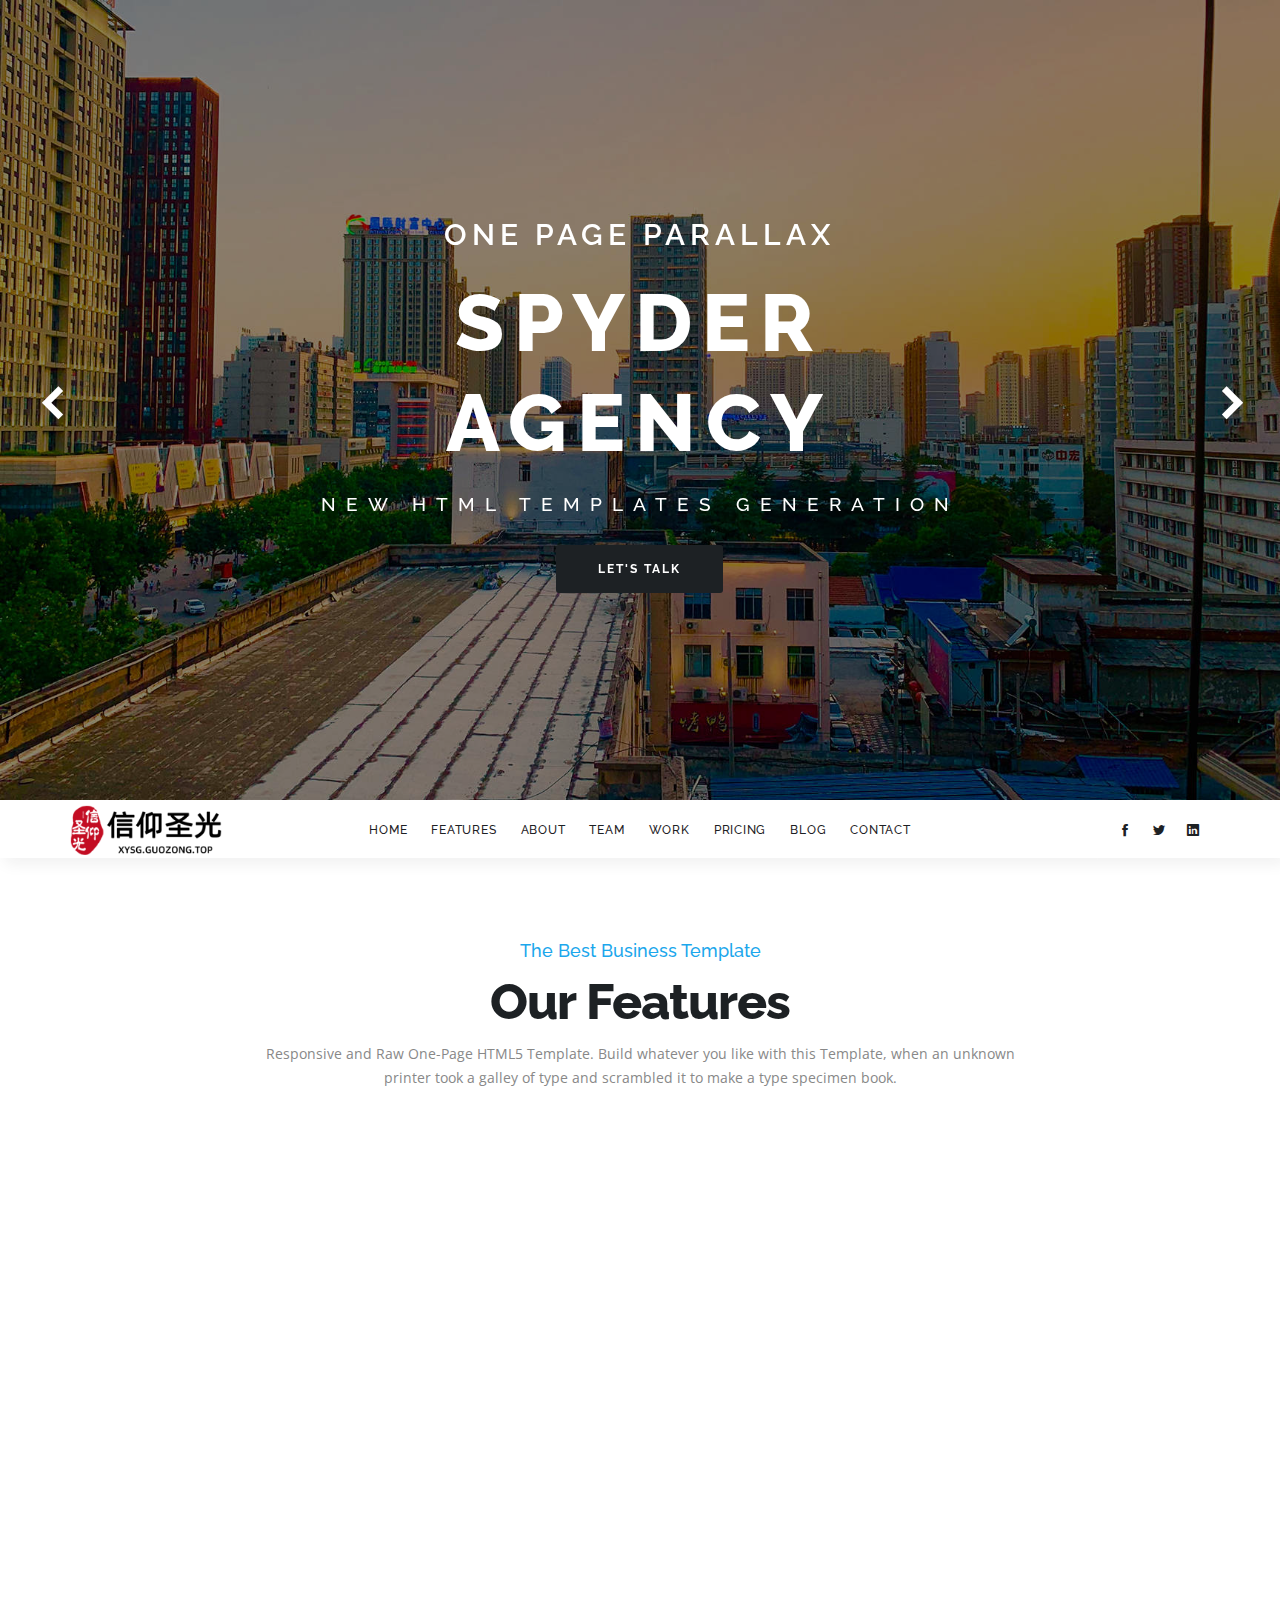
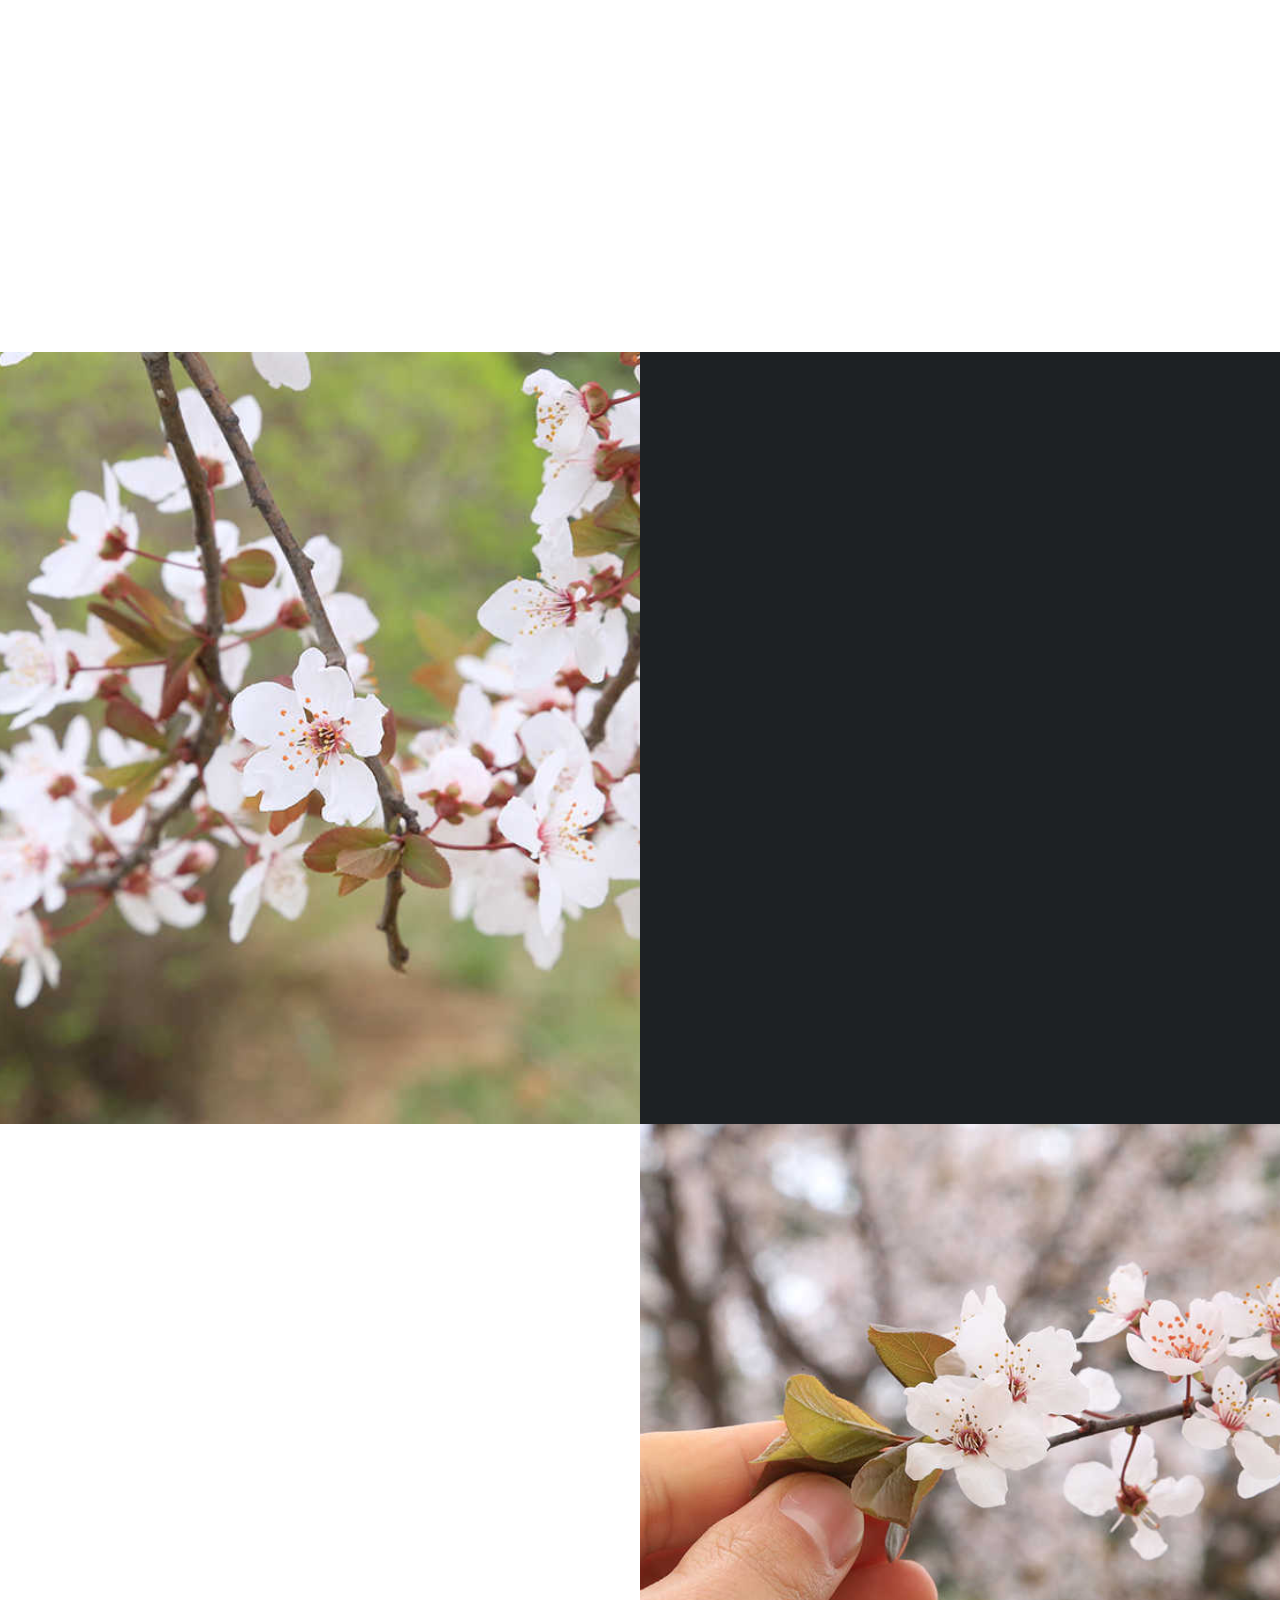
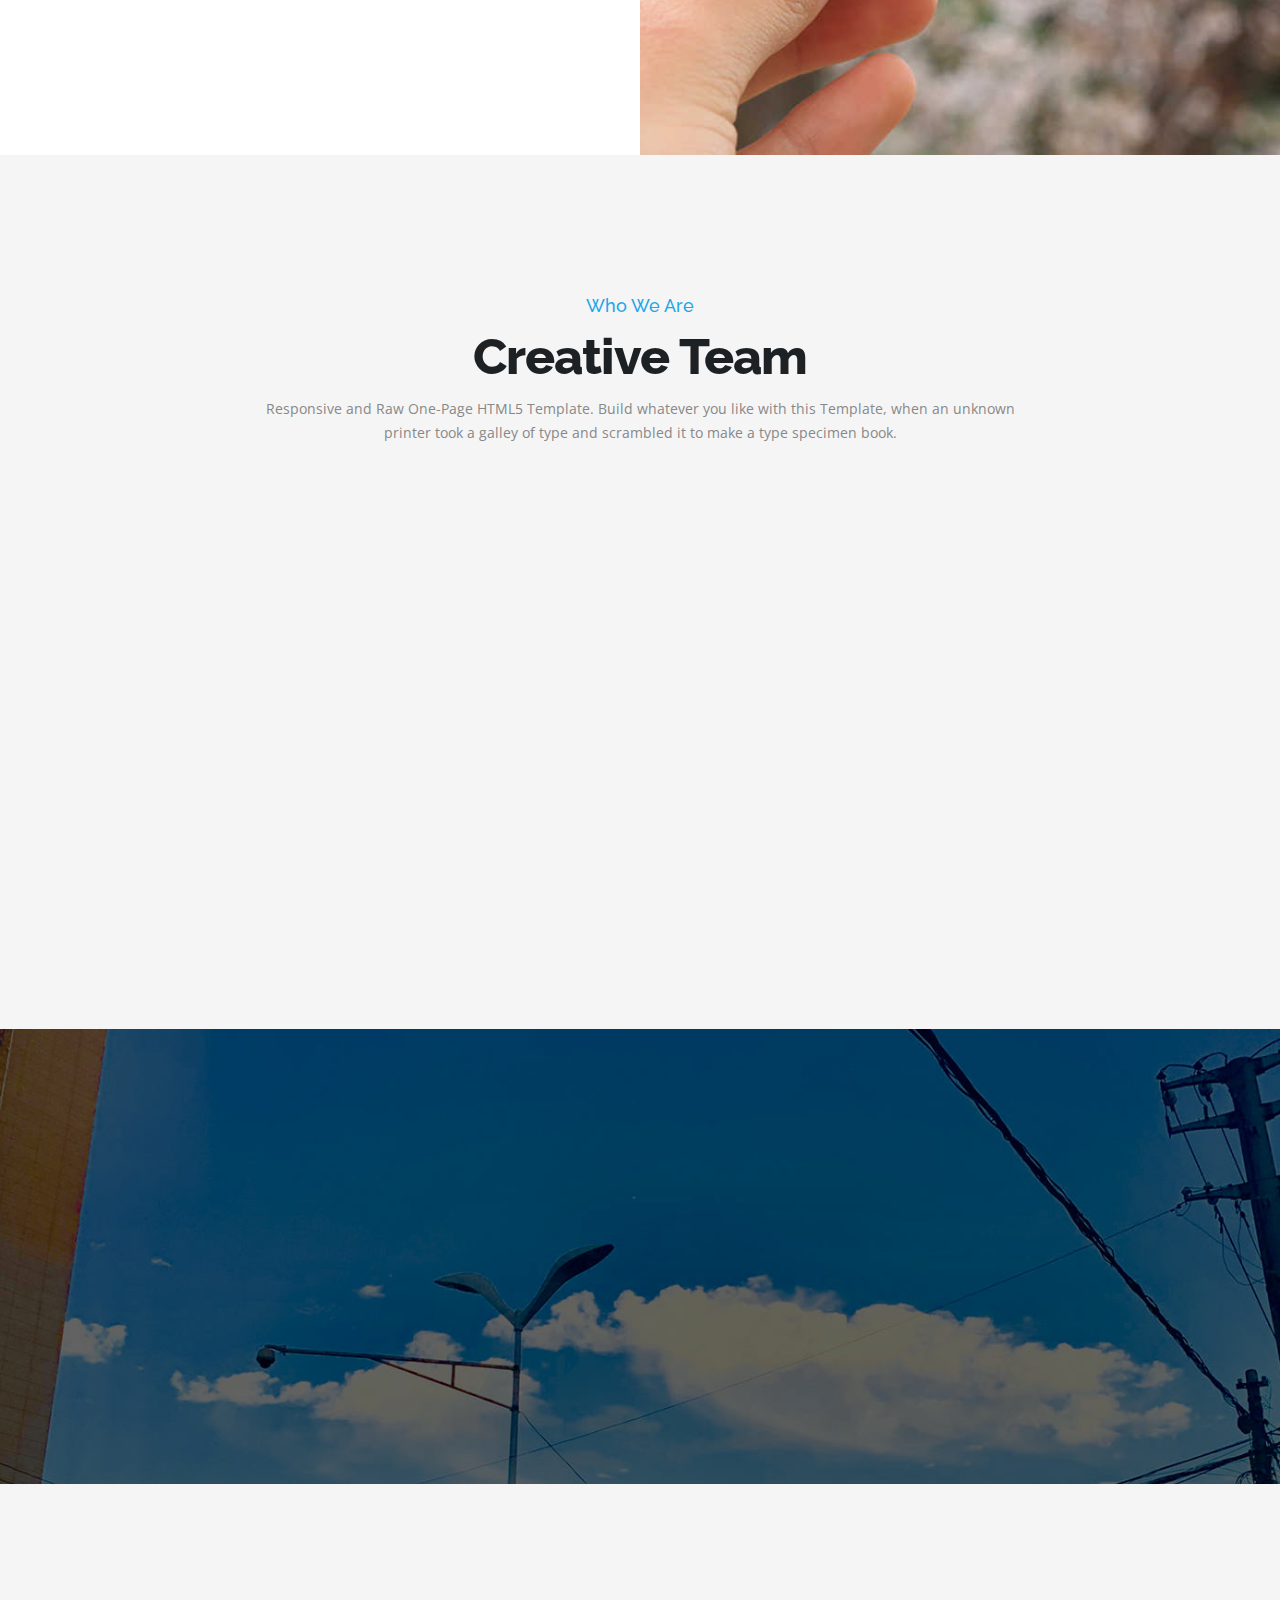
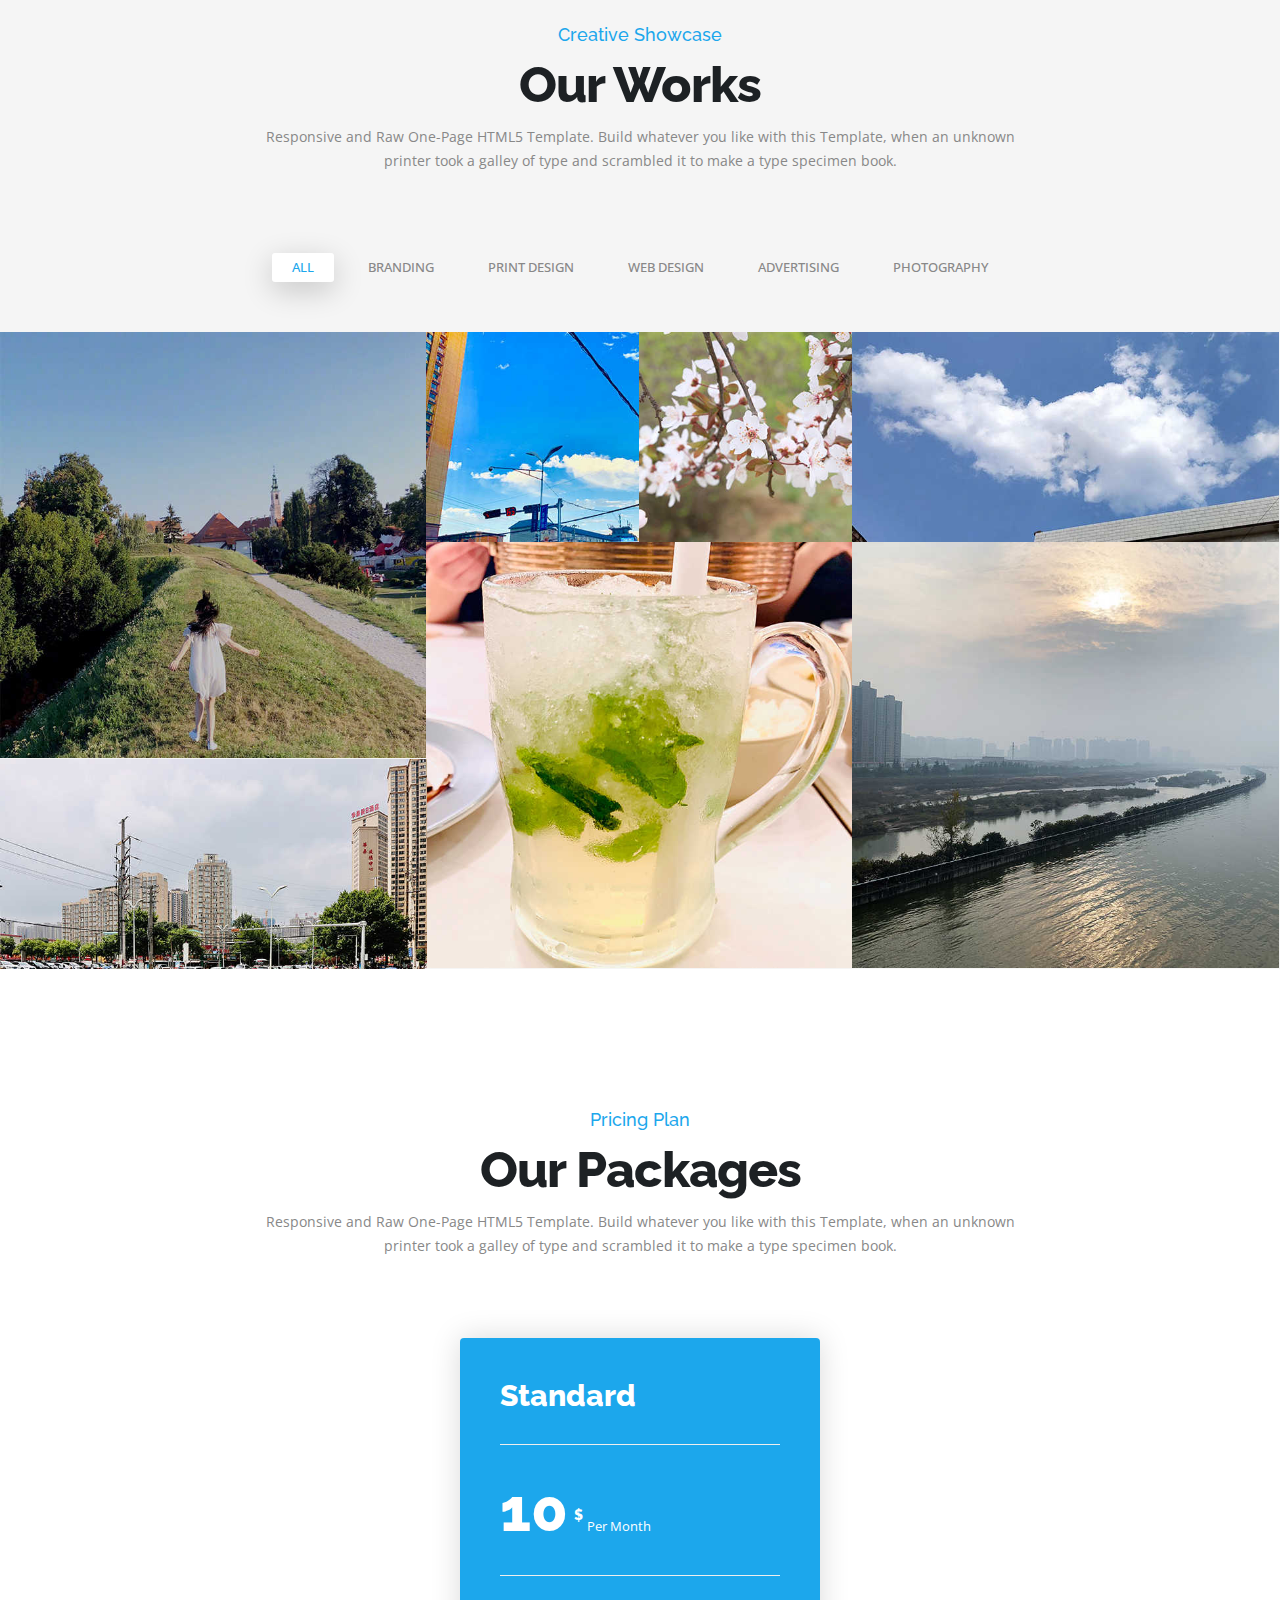
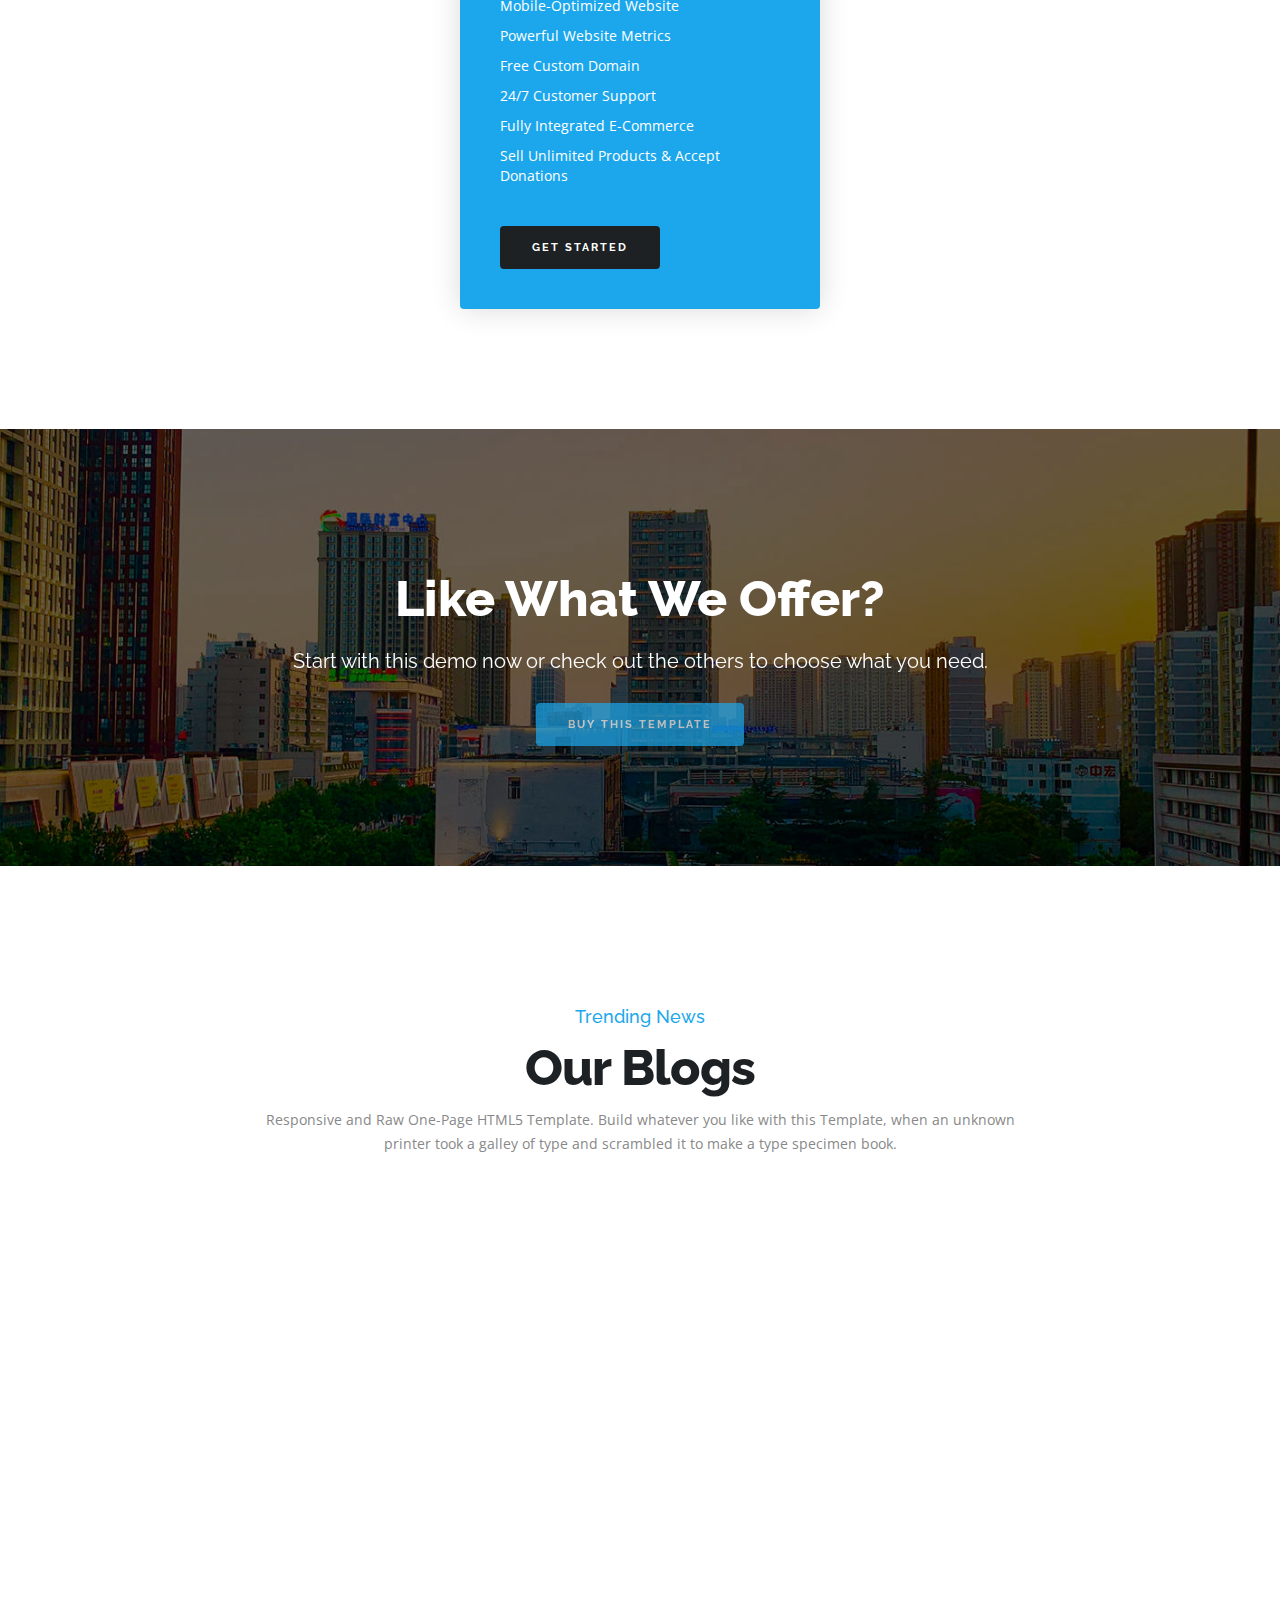
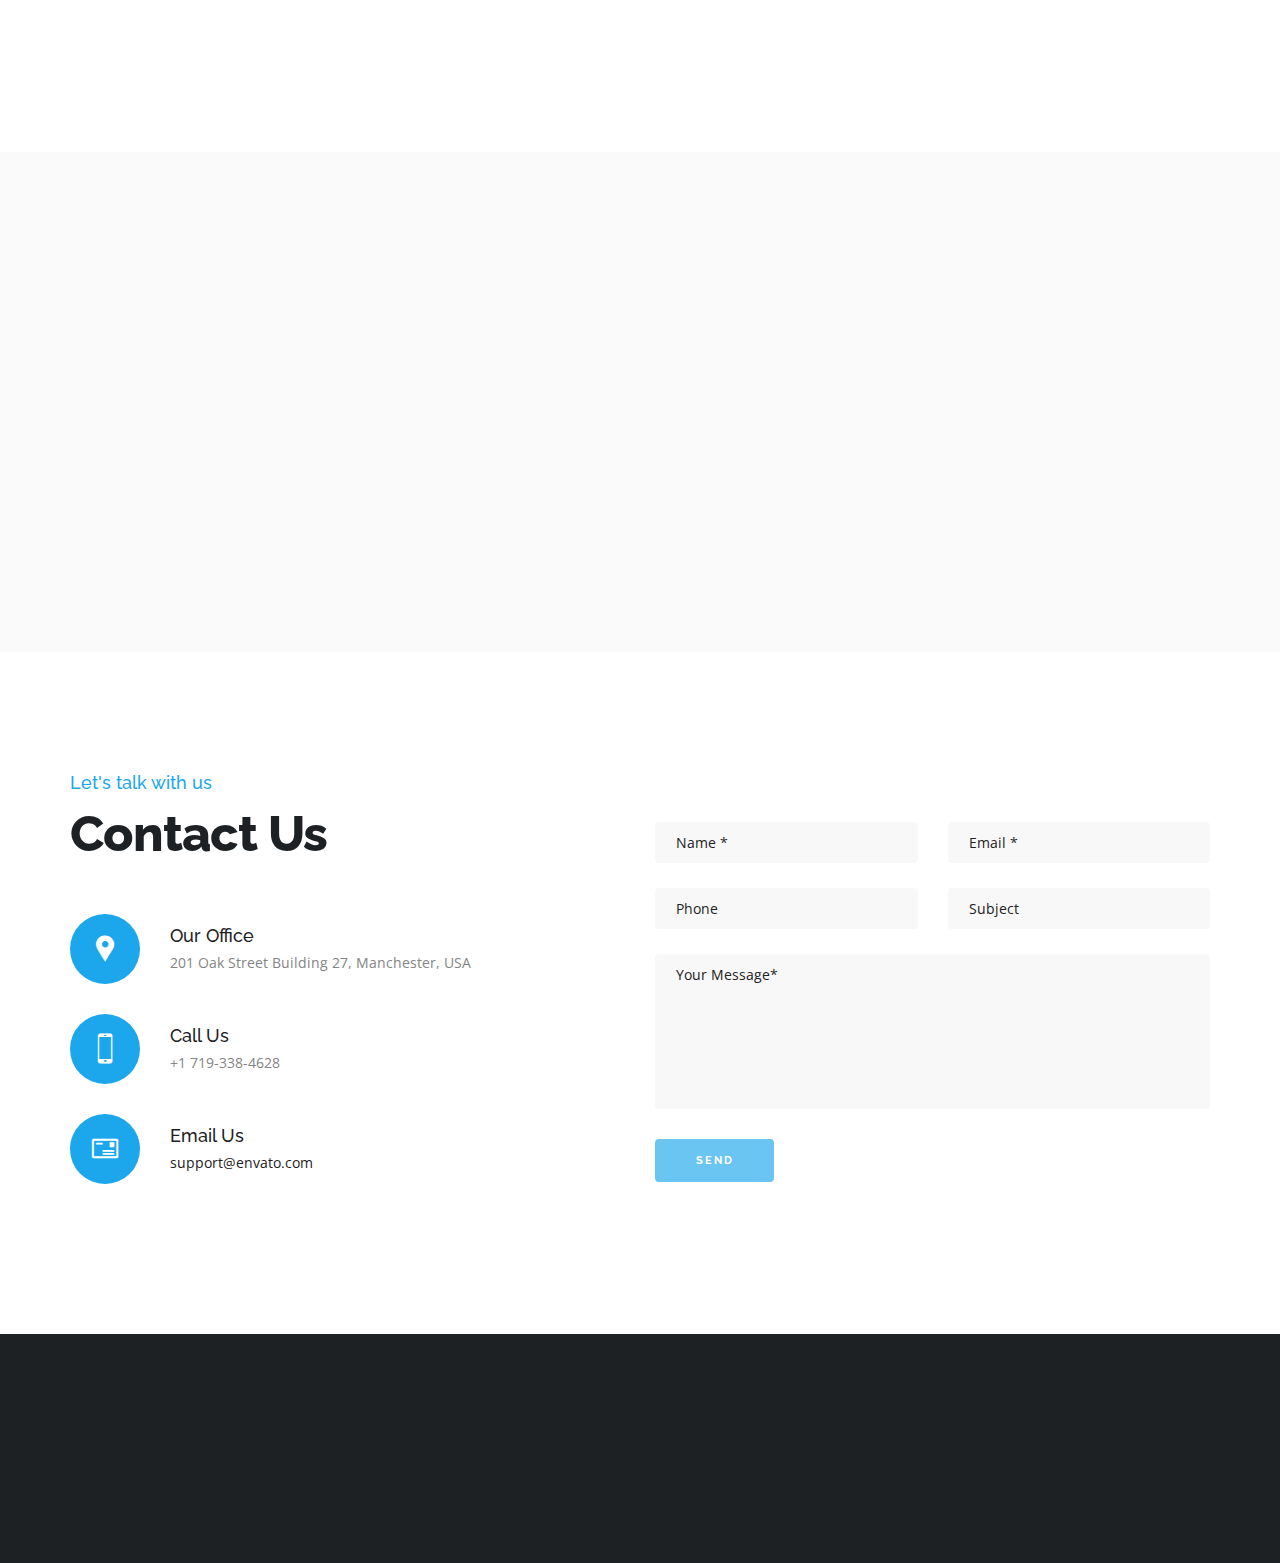
<file: index2.html>
﻿<!DOCTYPE html>
<html lang="en">
<head>
<meta charset="utf-8">
<meta name="viewport" content="width=device-width, initial-scale=1">
<meta http-equiv="X-UA-Compatible" content="IE=edge">
<title>Spyder - One Page Parallax HTML5 Template</title>
<link rel="shortcut icon" href="assets/images/favicon.ico">

<!-- Core Style Sheets -->
<link rel="stylesheet" href="assets/css/master.css">
<!-- Responsive Style Sheets -->
<link rel="stylesheet" href="assets/css/responsive.css">
<!-- Revolution Style Sheets -->
<link rel="stylesheet" type="text/css" href="revolution/css/settings.css">
<link rel="stylesheet" type="text/css" href="revolution/css/layers.css">
<link rel="stylesheet" type="text/css" href="revolution/css/navigation.css">

</head>
<body>

<!--== Loader Start ==-->
<div id="loader-overlay">
  <div class="loader">
    <div class="spinner-double-dot-in"></div>
  </div>
</div>
<!--== Loader End ==-->

<!--== Wrapper Start ==-->
<div class="wrapper">

  <!--== Hero Slider Start ==-->
  <div class="xl-screen bg-flex-cover" id="home" style="background-image: url(assets/images/slides/home-bg-2.jpg);">
      <div class="hero-text-wrap xxl-screen">
        <div class="hero-text">
          <div class="text-content-slider slick">
            <div class="container">
              <div class="row">
                <div class="col-md-8 centerize-col">
                  <div class="all-padding-50 text-center white-color">
                      <h4 class="text-uppercase letter-spacing-5 font-600">One Page Parallax</h4>
                      <h1 class="font-800 letter-spacing-10 text-uppercase font-80px white-color">Spyder Agency</h1>
                      <h5 class="text-uppercase letter-spacing-10">New HTML Templates Generation</h5>
                      <p class="mt-30">
                        <a href="#" class="btn btn-lg btn-dark btn-default">Let's Talk</a>
                      </p>
                  </div>
                </div>
              </div>
            </div>
            <div class="container">
              <div class="row">
                <div class="col-md-8 centerize-col">
                  <div class="all-padding-50 text-center white-color">
                    <h4 class="text-uppercase letter-spacing-5 font-600">Digital Business Strategy</h4>
                    <h1 class="font-800 letter-spacing-10 text-uppercase font-80px">Digital Marketing</h1>
                    <h5 class="text-uppercase letter-spacing-10">New HTML Templates Generation</h5>
                    <p class="mt-30">
                      <a href="#" class="btn btn-lg btn-dark btn-default">Contact Us</a>
                    </p>
                  </div>
                </div>
              </div>
            </div>
            <div class="container">
              <div class="row">
                <div class="col-md-8 centerize-col">
                  <div class="all-padding-50 text-center white-color">
                    <h4 class="text-uppercase letter-spacing-5 font-600">eCommerce Strategy</h4>
                    <h1 class="font-800 letter-spacing-10 text-uppercase font-80px">Consulting Agency</h1>
                    <h5 class="text-uppercase letter-spacing-10">New HTML Templates Generation</h5>
                    <p class="mt-30">
                      <a href="#" class="btn btn-lg btn-dark btn-default">View Showcase</a>
                    </p>
                  </div>
                </div>
              </div>
            </div>
          </div>
        </div>
      </div>
  </div>
  <!--== Hero Slider End ==-->

  <!--== Header Start ==-->
  <nav class="navbar navbar-default navbar-sticky white bootsnav on no-full no-border studio">
  	<div class="container">
      <!--== Start Atribute Navigation ==-->
      <div class="attr-nav hidden-xs sm-display-none">
        <ul class="social-media-dark social-top">
          <li><a href="#" class="icofont icofont-facebook"></a></li>
          <li><a href="#" class="icofont icofont-twitter"></a></li>
          <li><a href="#" class="icofont icofont-linkedin"></a></li>
        </ul>
      </div>
      <!--== End Atribute Navigation ==-->

      <!--== Start Header Navigation ==-->
      <div class="navbar-header">
        <button type="button" class="navbar-toggle" data-toggle="collapse" data-target="#navbar-menu"> <i class="tr-icon ion-android-menu"></i> </button>
        <div class="logo"> <a href="index.html"><img class="logo logo-scrolled" src="assets/images/logo-black.png" alt=""> </a> </div>
      </div>
      <!--== End Header Navigation ==-->

      <!--== Collect the nav links, forms, and other content for toggling ==-->
      <div class="collapse navbar-collapse" id="navbar-menu">
        <ul class="nav navbar-nav navbar-center" data-in="fadeIn" data-out="fadeOut">
          <li><a class="page-scroll" href="#home">Home</a></li>
          <li><a class="page-scroll" href="#feature">Features</a></li>
          <li><a class="page-scroll" href="#about">About</a></li>
          <li><a class="page-scroll" href="#team">Team</a></li>
          <li><a class="page-scroll" href="#work">Work</a></li>
          <li><a class="page-scroll" href="#pricing">Pricing</a></li>
          <li><a class="page-scroll" href="#blog">Blog</a></li>
          <li><a class="page-scroll" href="#contact">Contact</a></li>
        </ul>
      </div>
      <!--== /.navbar-collapse ==-->
    </div>

  </nav>
  <!--== Header End ==-->

  <!--== Who We Are Start ==-->
  <div class="white-bg pt-120 pb-120" id="feature">
    <div class="container">
      <div class="row">
        <div class="col-md-8 centerize-col text-center">
          <div class="section-title">
            <h4 class="default-color">The Best Business Template</h4>
            <h1>Our Features</h1>
            <p>
              Responsive and Raw One-Page HTML5 Template. Build whatever you like with this Template, when an unknown printer took a galley of type and scrambled it to make a type specimen book.
            </p>
          </div>
        </div>
      </div>
      <div class="row mt-50">
        <div class="col-md-4">
        	  <div class="feature-box text-right mb-50 wow fadeInRight" data-wow-delay="0.1s">
              <i class="icofont icofont-test-tube-alt font-40px"></i>
              <h3 class="mt-0 font-600">Fully Responsive</h3>
              <p class="font-400">Nunc pharetra ullamcorper enim eget interdum. Morbi vitae pulvinar lacus. Suspendisse pulvinar tempus hendrerit. Suspendisse quam felis.</p>
            </div>
            <div class="feature-box text-right mb-50 wow fadeInRight" data-wow-delay="0.2s">
              <i class="icofont icofont-samsung-galaxy font-40px"></i>
              <h3 class="mt-0 font-600">Modern Code</h3>
              <p class="font-400">Nunc pharetra ullamcorper enim eget interdum. Morbi vitae pulvinar lacus. Suspendisse pulvinar tempus hendrerit. Suspendisse quam felis.</p>
            </div>
            <div class="feature-box text-right mb-50 wow fadeInRight" data-wow-delay="0.3s">
              <i class="icofont icofont-ui-head-phone font-40px"></i>
              <h3 class="mt-0 font-600">Creative Concept</h3>
              <p class="font-400">Nunc pharetra ullamcorper enim eget interdum. Morbi vitae pulvinar lacus. Suspendisse pulvinar tempus hendrerit. Suspendisse quam felis.</p>
            </div>
        </div>
        <div class="col-md-4 xs-mt-80 sm-mt-80 wow zoomIn" data-wow-delay="0.4s">
   	    	<img class="img-responsive pt-20" src="assets/images/iphone-4.png" alt="">
   	    </div>
        <div class="col-md-4">
        	  <div class="feature-box text-left mb-50 wow fadeInLeft" data-wow-delay="0.5s">
              <i class="icofont icofont-space-shuttle font-40px"></i>
              <h3 class="mt-0 font-600">Awesome Friendly</h3>
              <p class="font-300">Nunc pharetra ullamcorper enim eget interdum. Morbi vitae pulvinar lacus. Suspendisse pulvinar tempus hendrerit. Suspendisse quam felis.</p>
            </div>
            <div class="feature-box text-left mb-50 wow fadeInLeft" data-wow-delay="0.6s">
              <i class="icofont icofont-interface font-40px"></i>
              <h3 class="mt-0 font-600">Revolution Slider</h3>
              <p class="font-300">Nunc pharetra ullamcorper enim eget interdum. Morbi vitae pulvinar lacus. Suspendisse pulvinar tempus hendrerit. Suspendisse quam felis.</p>
            </div>
            <div class="feature-box text-left mb-50 wow fadeInLeft" data-wow-delay="0.7s">
              <i class="icofont icofont-ui-video-play font-40px"></i>
              <h3 class="mt-0 font-600">Quick Response</h3>
              <p class="font-300">Nunc pharetra ullamcorper enim eget interdum. Morbi vitae pulvinar lacus. Suspendisse pulvinar tempus hendrerit. Suspendisse quam felis.</p>
            </div>
        </div>
      </div>
    </div>
  </div>
  <!--== Who We Are End ==-->

  <!--== About Company Start ==-->
  <div class="dark-bg pt-0 pb-0 about-section sm-pt-50 sm-pb-50" id="about">
    <div class="col-md-6 col-sm-6 bg-flex bg-flex-left">
      <div class="bg-flex-holder bg-flex-cover" style="background-image: url(assets/images/bg-left-img-2.jpg);"></div>
    </div>
    <div class="container-fluid">
      <div class="col-md-6 col-sm-6 col-md-offset-6 col-sm-offset-6">
          <div class="col-inner spacer text-left wow fadeInLeft" data-wow-delay="0.1s">
            <div class="mission-section xs-mb-80">
              <div class="section-title">
                <h4 class="default-color">We Create Awesome Stuff</h4>
                <h1 class="white-color">Our Services</h1>
                <p>Responsive and Raw One-Page HTML5 Template. Build whatever you like with this Template, when an unknown printer took a galley of type and scrambled it to make a type specimen book.</p>
              </div>
              <div class="skillbar-wrap skillbar-style-02">
                  <div class="skillbar white-color" data-percent="98">
                      <span class="skillbar-title">Content Writer</span>
                      <p class="skillbar-bar"></p>
                      <span class="skill-bar-percent"></span>
                  </div>
                  <!-- End Skill Bar -->

                  <div class="skillbar white-color" data-percent="66">
                      <span class="skillbar-title">Design</span>
                      <p class="skillbar-bar"></p>
                      <span class="skill-bar-percent"></span>
                  </div>
                  <!-- End Skill Bar -->

                  <div class="skillbar white-color" data-percent="85">
                      <span class="skillbar-title">Apps</span>
                      <p class="skillbar-bar"></p>
                      <span class="skill-bar-percent"></span>
                  </div>
                  <!-- End Skill Bar -->

                  <div class="skillbar white-color" data-percent="30">
                      <span class="skillbar-title">Development</span>
                      <p class="skillbar-bar"></p>
                      <span class="skill-bar-percent"></span>
                  </div>
                  <!-- End Skill Bar -->
                </div>
            </div>
          </div>
        </div>
      </div>
  </div>
  <!--== About Company End ==-->

  <!--== Who We Are Start ==-->
  <div class="white-bg pt-0 pb-0 sm-pt-50 sm-pb-50 about-section">
    <div class="col-md-6 col-sm-6 bg-flex bg-flex-right">
      <div class="bg-flex-holder bg-flex-cover" style="background-image: url(assets/images/bg-left-img.jpg);"></div>
    </div>
    <div class="container-fluid">
      <div class="col-md-6 col-sm-6">
          <div class="col-inner spacer text-left wow fadeInRight" data-wow-delay="0.2s">
            <div class="mission-section xs-mb-80">
              <div class="section-title">
                <h4 class="default-color">Our Mission</h4>
                <h1>About Us</h1>
              </div>
              <p>
                Vivamus enim metus, varius et nunc quis, elementum pharetra turpis. Proin vel massa sed turpis auctor consectetur. Proin rhoncus eleifend pulvinar.
              </p>
              <p>
                Nam suscipit, enim eu semper porta, est magna facilisis lorem, sagittis sollicitudin ipsum ipsum at tortor. Proin diam massa, fermentum eget nisl consequat, viverra accumsan turpis. Maecenas non nunc quis odio dignissim efficitur eget eu leo. Donec ut accumsan metus, sit amet efficitur diam.
              </p>
              <p class="mt-30">
                <a class="btn btn-lg btn-color btn-default">Buy template</a>
              </p>
          </div>
          </div>
        </div>
      </div>
  </div>
  <!--== Who We Are End ==-->

  <!--== Team Start ==-->
  <div class="grey-bg pt-120 pb-120" id="team">
    <div class="container">
      <div class="row">
        <div class="col-md-8 centerize-col text-center">
          <div class="section-title">
            <h4 class="default-color">Who We Are</h4>
            <h1>Creative Team</h1>
            <p>
              Responsive and Raw One-Page HTML5 Template. Build whatever you like with this Template, when an unknown printer took a galley of type and scrambled it to make a type specimen book.
            </p>
          </div>
        </div>
      </div>
      <div class="row mt-50">
          <div class="col-md-3 col-sm-6 col-xs-12 wow fadeInLeft" data-wow-delay="0.1s">
            <div class="team style-2 xs-mb-30 sm-mb-30">
              <div class="team-img">
                <img src="assets/images/team/team-01.jpg" alt="">
                <div class="social-icons-style-02">
                  <ul class="sm-icon mt-20 mb-0">
                    <li><a class="fb" href="#."><i class="icofont icofont-facebook"></i></a></li>
                    <li><a class="tw" href="#."><i class="icofont icofont-twitter"></i></a></li>
                    <li><a class="be" href="#."><i class="icofont icofont-behance"></i></a></li>
                    <li><a class="in" href="#."><i class="icofont icofont-linkedin"></i></a></li>
                  </ul>
                </div>
              </div>
              <div class="team-info text-center">
                <h3>Bobby Castro</h3>
                <span class="title default-color">Project Manager</span>
              </div>
            </div>
          </div>
          <!--== Member End ==-->
          <div class="col-md-3 col-sm-6 col-xs-12 wow fadeInUp" data-wow-delay="0.2s">
            <div class="team style-2 xs-mb-30 sm-mb-30">
              <div class="team-img">
                <img src="assets/images/team/team-02.jpg" alt="">
                <div class="social-icons-style-02">
                  <ul class="sm-icon mt-20 mb-0">
                    <li><a class="fb" href="#."><i class="icofont icofont-facebook"></i></a></li>
                    <li><a class="tw" href="#."><i class="icofont icofont-twitter"></i></a></li>
                    <li><a class="be" href="#."><i class="icofont icofont-behance"></i></a></li>
                    <li><a class="in" href="#."><i class="icofont icofont-linkedin"></i></a></li>
                  </ul>
                </div>
              </div>
              <div class="team-info text-center">
                <h3>Luara Prior</h3>
                <span class="title default-color">Marketing Manager</span>
              </div>
            </div>
          </div>
          <!--== Member End ==-->
          <div class="col-md-3 col-sm-6 col-xs-12 wow fadeInDown" data-wow-delay="0.3s">
            <div class="team style-2 xs-mb-30">
              <div class="team-img">
                <img src="assets/images/team/team-03.jpg" alt="">
                <div class="social-icons-style-02">
                  <ul class="sm-icon mt-20 mb-0">
                    <li><a class="fb" href="#."><i class="icofont icofont-facebook"></i></a></li>
                    <li><a class="tw" href="#."><i class="icofont icofont-twitter"></i></a></li>
                    <li><a class="be" href="#."><i class="icofont icofont-behance"></i></a></li>
                    <li><a class="in" href="#."><i class="icofont icofont-linkedin"></i></a></li>
                  </ul>
                </div>
              </div>
              <div class="team-info text-center">
                <h3>Mike Jones</h3>
                <span class="title default-color">Graphics Designer</span>
              </div>
            </div>
          </div>
          <!--== Member End ==-->

          <div class="col-md-3 col-sm-6 col-xs-12 wow fadeInRight" data-wow-delay="0.4s">
            <div class="team style-2">
              <div class="team-img">
                <img src="assets/images/team/team-04.jpg" alt="">
                <div class="social-icons-style-02">
                  <ul class="sm-icon mt-20 mb-0">
                    <li><a class="fb" href="#."><i class="icofont icofont-facebook"></i></a></li>
                    <li><a class="tw" href="#."><i class="icofont icofont-twitter"></i></a></li>
                    <li><a class="be" href="#."><i class="icofont icofont-behance"></i></a></li>
                    <li><a class="in" href="#."><i class="icofont icofont-linkedin"></i></a></li>
                  </ul>
                </div>
              </div>
              <div class="team-info text-center">
                <h3>Heather Doe</h3>
                <span class="title default-color">CEO Company</span>
              </div>
            </div>
          </div>
          <!--== Member End ==-->
      </div>

    </div>

  </div>
  <!--== Team End ==-->

  <!--== Counters Start ==-->
  <section class="parallax-bg fixed-bg sm-pb-80 sm-pt-80" data-parallax-bg-image="assets/images/background/parallax-bg-4.jpg" data-parallax-speed="0.5" data-parallax-direction="up">
    <div class="overlay-bg"></div>
    <div class="container">
      <div class="row row-flex flex-center">
          <div class="col-md-3 col-sm-6 col-xs-12">
            <div class="counter-wrap wow fadeInLeft" data-wow-delay="0.1s">
              <i class="icofont icofont-award font-40px default-color"></i>
              <h2><span class="counter font-600 open-font white-color">3521</span></h2>
              <h3 class="font-400 text-uppercase white-color">Happy Clients</h3>
            </div>
          </div>
          <div class="col-md-3 col-sm-6 col-xs-12">
            <div class="counter-wrap wow fadeInUp" data-wow-delay="0.2s">
              <i class="icofont icofont-coffee-mug font-40px default-color"></i>
              <h2><span class="counter font-600 open-font white-color">974</span></h2>
              <h3 class="font-400 text-uppercase white-color">Cups of Coffee</h3>
            </div>
          </div>
          <div class="col-md-3 col-sm-6 col-xs-12">
            <div class="counter-wrap wow fadeInDown" data-wow-delay="0.3s">
              <i class="icofont icofont-briefcase font-40px default-color"></i>
              <h2><span class="counter font-600 open-font white-color">634</span></h2>
              <h3 class="font-400 text-uppercase">Project Delivered</h3>
            </div>
          </div>
          <div class="col-md-3 col-sm-6 col-xs-12">
            <div class="counter-wrap wow fadeInRight" data-wow-delay="0.4s">
              <i class="icofont icofont-chart-radar-graph font-40px default-color"></i>
              <h2><span class="counter font-600 open-font white-color">449</span></h2>
              <h3 class="font-400 text-uppercase white-color">Awards Won</h3>
            </div>
          </div>
        </div>
    </div>
  </section>
  <!--== Counters End ==-->

  <!--== Portfolio Start ==-->
  <div class="grey-bg pb-0 pt-120" id="work">
    <div class="container">
      <div class="row">
        <div class="col-md-8 centerize-col text-center">
          <div class="section-title">
            <h4 class="default-color">Creative Showcase</h4>
            <h1>Our Works</h1>
            <p>
              Responsive and Raw One-Page HTML5 Template. Build whatever you like with this Template, when an unknown printer took a galley of type and scrambled it to make a type specimen book.
            </p>
          </div>
        </div>
      </div>
      <div class="row">
        <div class="col-md-12">
          <div id="portfolio-gallery-filter" class="cbp-l-filters-alignCenter text-sm-center mt-50">
              <div data-filter="*" class="cbp-filter-item-active cbp-filter-item dark">
                  All
              </div>
              <div data-filter=".branding" class="cbp-filter-item">
                  Branding
              </div>
              <div data-filter=".print" class="cbp-filter-item">
                  Print Design
              </div>
              <div data-filter=".web-design" class="cbp-filter-item">
                  Web Design
              </div>
              <div data-filter=".advertising" class="cbp-filter-item">
                  Advertising
              </div>
              <div data-filter=".photography" class="cbp-filter-item">
                  Photography
              </div>
          </div>
        </div>
      </div>
    </div>
    <div class="container-fluid remove-padding">
      <div class="row mt-50">
        <div class="col-md-12">
          <div id="portfolio-gallery" class="cbp">
              <div class="cbp-item branding col-md-4 col-sm-6">
                  <div class="portfolio gallery-image-hover text-center">
                  	<div class="folio-overlay"></div>
                  	<img src="assets/images/portfolio/grid/9.jpg" alt="">
                  	<div class="portfolio-wrap">
               	  		  <div class="portfolio-description">
    								      <h3 class="portfolio-title mt-0">Project Name 1</h3>
    								      <h6 class="links">Branding, Website</h6>
    							      </div>
      						  </div>
      					</div>
              </div>

              <div class="cbp-item branding web-design col-md-2 col-sm-3">
                  <div class="portfolio gallery-image-hover text-center">
                  	<div class="folio-overlay"></div>
                  	<img src="assets/images/portfolio/grid/10.jpg" alt="">
                  	<div class="portfolio-wrap">
               	  		  <div class="portfolio-description">
    								      <h3 class="portfolio-title mt-0">Project Name 2</h3>
    								      <h6 class="links">UI/UX, Website</h6>
    							      </div>
      						  </div>
      					</div>
              </div>

              <div class="cbp-item web-design print col-md-2 col-sm-3">
                  <div class="portfolio gallery-image-hover text-center">
                  	<div class="folio-overlay"></div>
                  	<img src="assets/images/portfolio/grid/11.jpg" alt="">
                  	<div class="portfolio-wrap">
               	  		  <div class="portfolio-description">
    								      <h3 class="portfolio-title mt-0">Project Name 3</h3>
    								      <h6 class="links">Print, Website</h6>
    							      </div>
      						  </div>
      					</div>
              </div>

              <div class="cbp-item web-design advertising col-md-4 col-sm-6">
                  <div class="portfolio gallery-image-hover text-center">
                  	<div class="folio-overlay"></div>
                  	<img src="assets/images/portfolio/grid/12.jpg" alt="">
                  	<div class="portfolio-wrap">
               	  		  <div class="portfolio-description">
    								      <h3 class="portfolio-title mt-0">Project Name 4</h3>
    								      <h6 class="links">Advertising, Website</h6>
    							      </div>
      						  </div>
      					</div>
              </div>

              <div class="cbp-item photography col-md-4 col-sm-6">
                  <div class="portfolio gallery-image-hover text-center">
                  	<div class="folio-overlay"></div>
                  	<img src="assets/images/portfolio/grid/13.jpg" alt="">
                  	<div class="portfolio-wrap">
               	  		  <div class="portfolio-description">
    								      <h3 class="portfolio-title mt-0">Project Name 5</h3>
    								      <h6 class="links">Photography</h6>
    							      </div>
      						  </div>
      					</div>
              </div>

              <div class="cbp-item web-design col-md-4 col-sm-6">
                  <div class="portfolio gallery-image-hover text-center">
                  	<div class="folio-overlay"></div>
                  	<img src="assets/images/portfolio/grid/14.jpg" alt="">
                  	<div class="portfolio-wrap">
               	  		  <div class="portfolio-description">
    								      <h3 class="portfolio-title mt-0">Project Name 6</h3>
    								      <h6 class="links">Website</h6>
    							      </div>
      						  </div>
      					</div>
              </div>

              <div class="cbp-item photography advertising col-md-4 col-sm-6">
                  <div class="portfolio gallery-image-hover text-center">
                  	<div class="folio-overlay"></div>
                  	<img src="assets/images/portfolio/grid/15.jpg" alt="">
                  	<div class="portfolio-wrap">
               	  		  <div class="portfolio-description">
    								      <h3 class="portfolio-title mt-0">Project Name 7</h3>
    								      <h6 class="links">Photography, Advertising</h6>
    							      </div>
      						  </div>
      					</div>
              </div>

            </div>
          </div>
        </div>
    </div>
  </div>
  <!--== Portfolio End ==-->

  <!--== Pricing Table Start ==-->
  <div class="white-bg pt-120 pb-120" id="pricing">
    <div class="container">
      <div class="row">
        <div class="col-md-8 centerize-col text-center">
          <div class="section-title">
            <h4 class="default-color">Pricing Plan</h4>
            <h1>Our Packages</h1>
            <p>
              Responsive and Raw One-Page HTML5 Template. Build whatever you like with this Template, when an unknown printer took a galley of type and scrambled it to make a type specimen book.
            </p>
          </div>
        </div>
      </div>
        <div class="row mt-50">
          <div class="col-md-4 pricing-table col-sm-4 xs-mb-30">
            <div class="pricing-box pricing-box-bg text-left wow fadeInLeft" data-wow-delay="0.1s">
              <div class="plan-name">
                <h3>Basic</h3>
              </div>
              <div class="value">
                <h3>10<span>$</span></h3>
                <span class="per">Per Month</span>
              </div>
              <ul>
              	<li>Mobile-Optimized Website</li>
                  <li>Powerful Website Metrics</li>
                  <li>Free Custom Domain</li>
                  <li>24/7 Customer Support</li>
                  <li>Fully Integrated E-Commerce</li>
                  <li>Sell Unlimited Products &amp; Accept Donations</li>
              </ul>
              <div class="pricing-box-bottom"> <a class="btn btn-dark btn-md btn-default">Get Started</a> </div>
            </div>
          </div>

          <div class="col-md-4 pricing-table col-sm-4 xs-mb-30">
            <div class="pricing-box featured pricing-box-bg text-left">
              <div class="plan-name">
                <h3>Standard</h3>
              </div>
              <div class="value">
                <h3>10<span>$</span></h3>
                <span class="per">Per Month</span>
              </div>
              <ul>
              	<li>Mobile-Optimized Website</li>
                  <li>Powerful Website Metrics</li>
                  <li>Free Custom Domain</li>
                  <li>24/7 Customer Support</li>
                  <li>Fully Integrated E-Commerce</li>
                  <li>Sell Unlimited Products &amp; Accept Donations</li>
              </ul>
              <div class="pricing-box-bottom"> <a class="btn btn-dark btn-md btn-default">Get Started</a> </div>
            </div>
          </div>

          <div class="col-md-4 pricing-table col-sm-4">
            <div class="pricing-box pricing-box-bg text-left wow fadeInRight" data-wow-delay="0.2s">
              <div class="plan-name">
                <h3>Premium</h3>
              </div>
              <div class="value">
                <h3>10<span>$</span></h3>
                <span class="per">Per Month</span>
              </div>
              <ul>
              	<li>Mobile-Optimized Website</li>
                  <li>Powerful Website Metrics</li>
                  <li>Free Custom Domain</li>
                  <li>24/7 Customer Support</li>
                  <li>Fully Integrated E-Commerce</li>
                  <li>Sell Unlimited Products &amp; Accept Donations</li>
              </ul>
              <div class="pricing-box-bottom"> <a class="btn btn-dark btn-md btn-default">Get Started</a> </div>
            </div>
          </div>
        </div>
    </div>
  </div>
  <!--== Pricing Table End ==-->

  <!--== Call to Actions Start ==-->
  <section class="parallax-bg fixed-bg sm-pb-80 sm-pt-80" data-parallax-bg-image="assets/images/background/parallax-bg-2.jpg" data-parallax-speed="0.5" data-parallax-direction="up">
    <div class="overlay-bg"></div>
    <div class="container">
    	  <div class="row">
            <div class="col-lg-10 col-md-12 col-sm-12 col-xs-12 centerize-col text-center">
              <h5 class="font-50px white-color font-800">Like What We Offer?</h5>
              <h5 class="mb-30 font-20px white-color font-400">Start with this demo now or check out the others to choose what you need.</h5>
              <a class="btn btn-md btn-color btn-default">Buy This template</a>
            </div>
        </div>
    </div>
  </section>
  <!--== Call to Actions End ==-->

  <!--== Blogs Start ==-->
  <div id="blog" class="white-bg pt-120 pb-120">
    <div class="container">
      <div class="row">
        <div class="col-md-8 centerize-col text-center">
          <div class="section-title">
            <h4 class="default-color">Trending News</h4>
            <h1>Our Blogs</h1>
            <p>
              Responsive and Raw One-Page HTML5 Template. Build whatever you like with this Template, when an unknown printer took a galley of type and scrambled it to make a type specimen book.
            </p>
          </div>
        </div>
      </div>
      <div class="row mt-50">
        <div class="col-md-6 blog-list col-sm-6">
          <div class="post-wrap xs-mb-30 sm-mb-30 wow fadeInLeft" data-wow-delay="0.1s">
            <div class="post-img">
              <div class="date-box default-bg">
                <div class="day">3</div>
                <div class="month">DEC</div>
              </div>
              <div class="card-category">
                <a href="blog.html" class="btn btn-sm btn-zoom btn-light btn-default">Travel</a>
              </div>
              <div class="item"><img class="img-responsive" src="assets/images/post/post-01.jpg" alt=""/></div>
            </div>

            <div class="post-text">
              <h3><a href="blog.html">Best WordPress Themes</a></h3>
              <p>
                Lorem ipsum dolor sit amet, consectetur adipisicing elit, sed do eiusmod tempor incididunt ut labore et dolore magna aliqua.
              </p>
              <a href="#" class="btn-text">Read More</a>
            </div>
          </div>
        </div>
        <div class="col-md-6 blog-list col-sm-6">
          <div class="post-wrap wow fadeInRight" data-wow-delay="0.2s">
            <div class="post-img">
              <div class="date-box default-bg">
                <div class="day">16</div>
                <div class="month">MAY</div>
              </div>
              <div class="card-category">
                <a href="blog.html" class="btn btn-sm btn-zoom btn-light btn-default">Trending</a>
              </div>
              <div class="item"><img class="img-responsive" src="assets/images/post/post-05.jpg" alt=""/></div>
            </div>
            <div class="post-text">
              <h3><a href="blog.html">Best Plugins You Need to Know About</a></h3>
              <p>
                Lorem ipsum dolor sit amet, consectetur adipisicing elit, sed do eiusmod tempor incididunt ut labore et dolore magna aliqua.
              </p>
              <a href="#" class="btn-text">Read More</a>
            </div>
          </div>
        </div>
      </div>
    </div>
  </div>
  <!--== Blogs End ==-->

  <!--== Map Start ==-->
  <div class="container-fluid">
    <div class="row">
      <div class="wide" id="map-style-3"></div>
    </div>
  </div>
  <!--== Map End ==-->

  <!--== Contact Start ==-->
  <div class="white-bg pt-120 pb-120" id="contact">
    <div class="container">
      <div class="row">
        <div class="col-md-6 col-sm-6 col-xs-12">
          <div class="section-title text-left">
            <h4 class="default-color mt-0">Let's talk with us</h4>
            <h1>Contact Us</h1>
          </div>
          <div class="mt-50">
            <div class="icon-text feature-box-2 mb-30 clearfix">
              <div class="icon">
                <i class="icofont icofont-google-map font-30px white-color"></i>
              </div>
              <h3 class="mt-0">Our Office</h3>
              <div class="dis">
                201 Oak Street Building 27, Manchester, USA
              </div>
            </div>
            <div class="icon-text feature-box-2 mb-30 clearfix">
              <div class="icon">
                <i class="icofont icofont-iphone font-30px white-color"></i>
              </div>
              <h3 class="mt-0">Call Us</h3>
              <div class="dis">
                +1 719-338-4628
              </div>
            </div>
            <div class="icon-text feature-box-2 mb-30 clearfix">
              <div class="icon">
                <i class="icofont icofont-mail font-30px white-color"></i>
              </div>
              <h3 class="mt-0">Email Us</h3>
              <div class="dis">
                <a href="mailto:envato.com">support@envato.com</a>
              </div>
            </div>
          </div>

        </div>

        <div class="col-md-6 col-sm-6 col-xs-12">
          <form name="contact-form" id="contact-form" action="php/contact.php" method="POST" class="contact-form-style-01">
            <div class="messages"></div>
            <div class="row mt-50">
              <div class="col-md-12">
                <div class="row">
                  <div class="col-md-6 col-sm-6">
                    <div class="form-group">
                      <label class="sr-only" for="name">Name</label>
                      <input type="text" name="name" class="md-input" id="name" placeholder="Name *" required data-error="Your Name is Required">
                      <div class="help-block with-errors"></div>
                    </div>
                  </div>
                  <div class="col-md-6 col-sm-6">
                    <div class="form-group">
                      <label class="sr-only" for="email">Email</label>
                      <input type="email" name="email" class="md-input" id="email" placeholder="Email *" required="" data-error="Please Enter Valid Email">
                      <div class="help-block with-errors"></div>
                    </div>
                  </div>
                </div>
              </div>
              <div class="col-md-12">
                <div class="row">
                  <div class="col-md-6 col-sm-6">
                    <div class="form-group">
                      <label class="sr-only" for="phone">Phone</label>
                      <input type="text" name="phone" class="md-input" id="phone" placeholder="Phone">
                    </div>
                  </div>
                  <div class="col-md-6 col-sm-6">
                    <div class="form-group">
                      <label class="sr-only" for="subject">Subject</label>
                      <input type="text" name="subject" class="md-input" id="subject" placeholder="Subject">
                    </div>
                  </div>
                </div>
              </div>
              <div class="col-md-12 col-sm-12">
                <div class="form-group">
                  <label class="sr-only" for="message">Your Message *</label>
                  <textarea name="message" class="md-textarea" id="message" rows="7" required data-error="Please, Leave us a message" placeholder="Your Message*"></textarea>
                  <div class="help-block with-errors"></div>
                </div>
              </div>
              <div class="col-md-12 col-sm-12">
                <div class="text-left">
                  <button type="submit" name="submit" class="btn btn-color btn-md btn-default btn-animate remove-margin"><span>Send <i class="ion-android-arrow-forward"></i></span></button>
                </div>
              </div>
            </div>
          </form>
        </div>

      </div>
    </div>
  </div>
  <!--== Contact End ==-->

  <!--== Footer Start ==-->
  <footer class="footer">
    <div class="footer-copyright">
      <div class="container">
        <div class="row wow fadeInUp" data-wow-delay="0.1s">
          <div class="col-md-8 centerize-col text-center">
            <div class="footer-logo">
              <a href="index.html"><img src="assets/images/logo-white.png" class="img-responsive centerize-col" alt="Footer Logo"/></a>
            </div>
            <div class="copy-right">Copyright 2019, All rights By <a href="http://www.bootstrapmb.com/">bootstrapmb</a>.</div>
            <ul class="social-media mt-30 float-none">
              <li><a href="#" class="icofont icofont-facebook"></a></li>
      			  <li><a href="#" class="icofont icofont-twitter"></a></li>
      			  <li><a href="#" class="icofont icofont-behance"></a></li>
      			  <li><a href="#" class="icofont icofont-dribble"></a></li>
              <li><a href="#" class="icofont icofont-linkedin"></a></li>
            </ul>
          </div>
        </div>
      </div>
    </div>
  </footer>
  <!--== Footer End ==-->

  <!--== Go to Top  ==-->
  <a href="javascript:" id="return-to-top"><i class="icofont icofont-arrow-up"></i></a>
  <!--== Go to Top End ==-->

</div>
<!--== Wrapper End ==-->

<!--== Javascript Plugins ==-->
<script src="http://www.google.cn/maps/api/js?key=AIzaSyB1eO-IAC9PhPE5APzZDSs8W40ewuxnsu8"></script>
<script src="assets/js/jquery.min.js"></script>
<script src="assets/js/smoothscroll.js"></script>
<script src="assets/js/plugins.js"></script>
<script src="assets/js/master.js"></script>

<!-- Revolution js Files -->
<script src="revolution/js/jquery.themepunch.tools.min.js"></script>
<script src="revolution/js/jquery.themepunch.revolution.min.js"></script>
<script src="revolution/js/revolution.extension.actions.min.js"></script>
<script src="revolution/js/revolution.extension.carousel.min.js"></script>
<script src="revolution/js/revolution.extension.kenburn.min.js"></script>
<script src="revolution/js/revolution.extension.layeranimation.min.js"></script>
<script src="revolution/js/revolution.extension.migration.min.js"></script>
<script src="revolution/js/revolution.extension.navigation.min.js"></script>
<script src="revolution/js/revolution.extension.parallax.min.js"></script>
<script src="revolution/js/revolution.extension.slideanims.min.js"></script>
<script src="revolution/js/revolution.extension.video.min.js"></script>
<!--== Javascript Plugins End ==-->

</body>
</html>
</file>
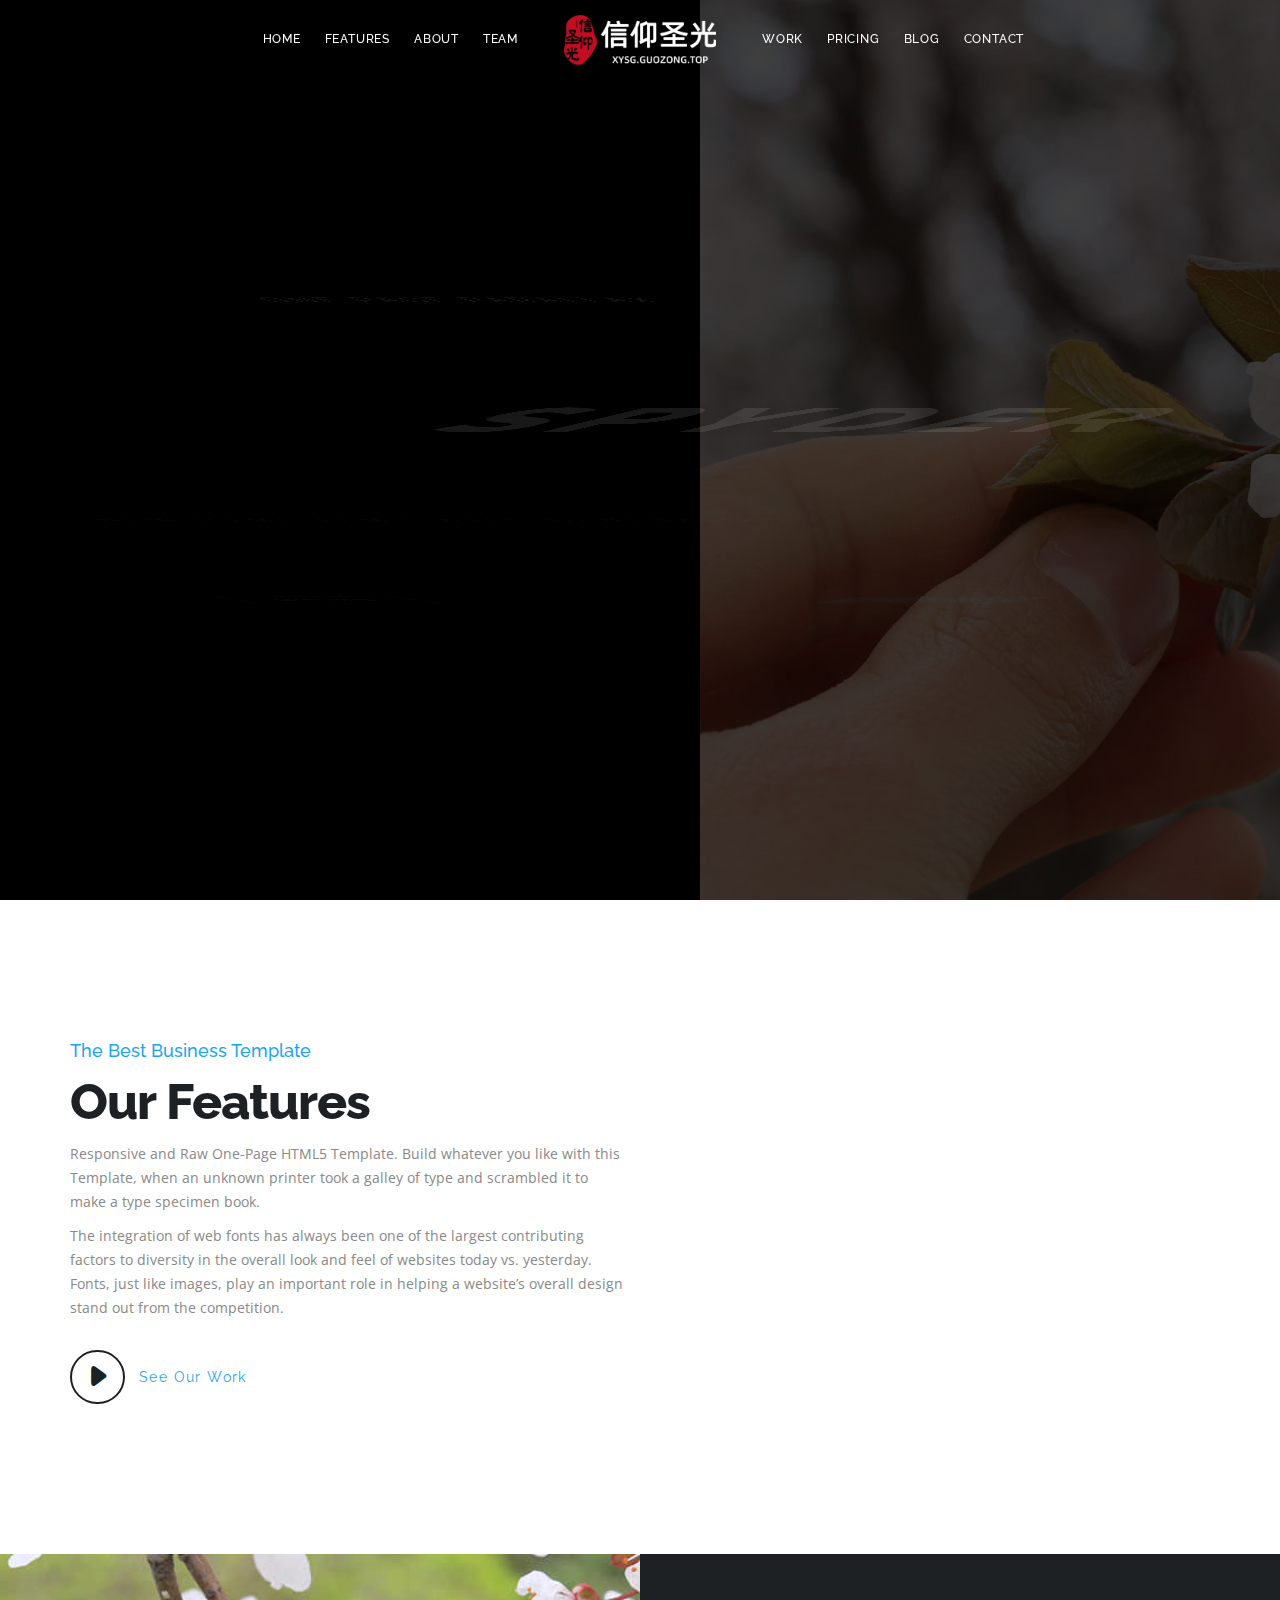
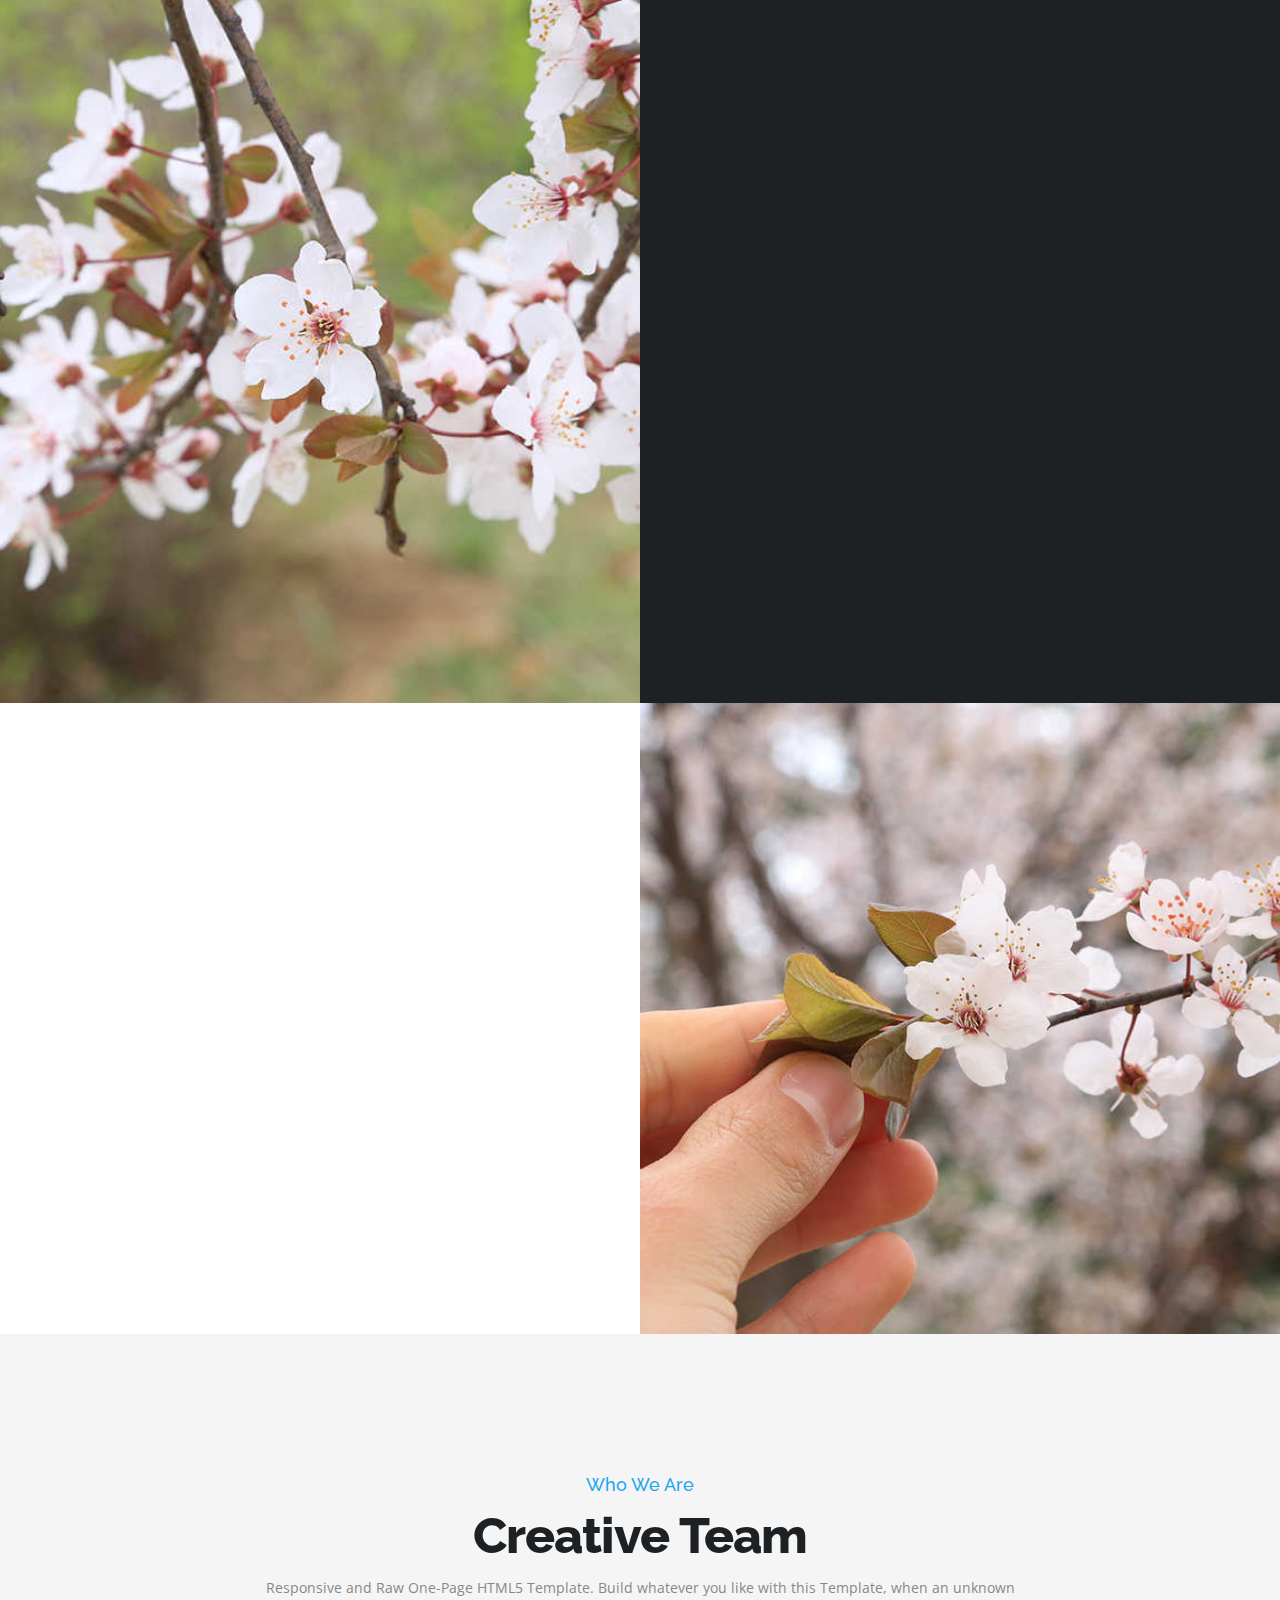
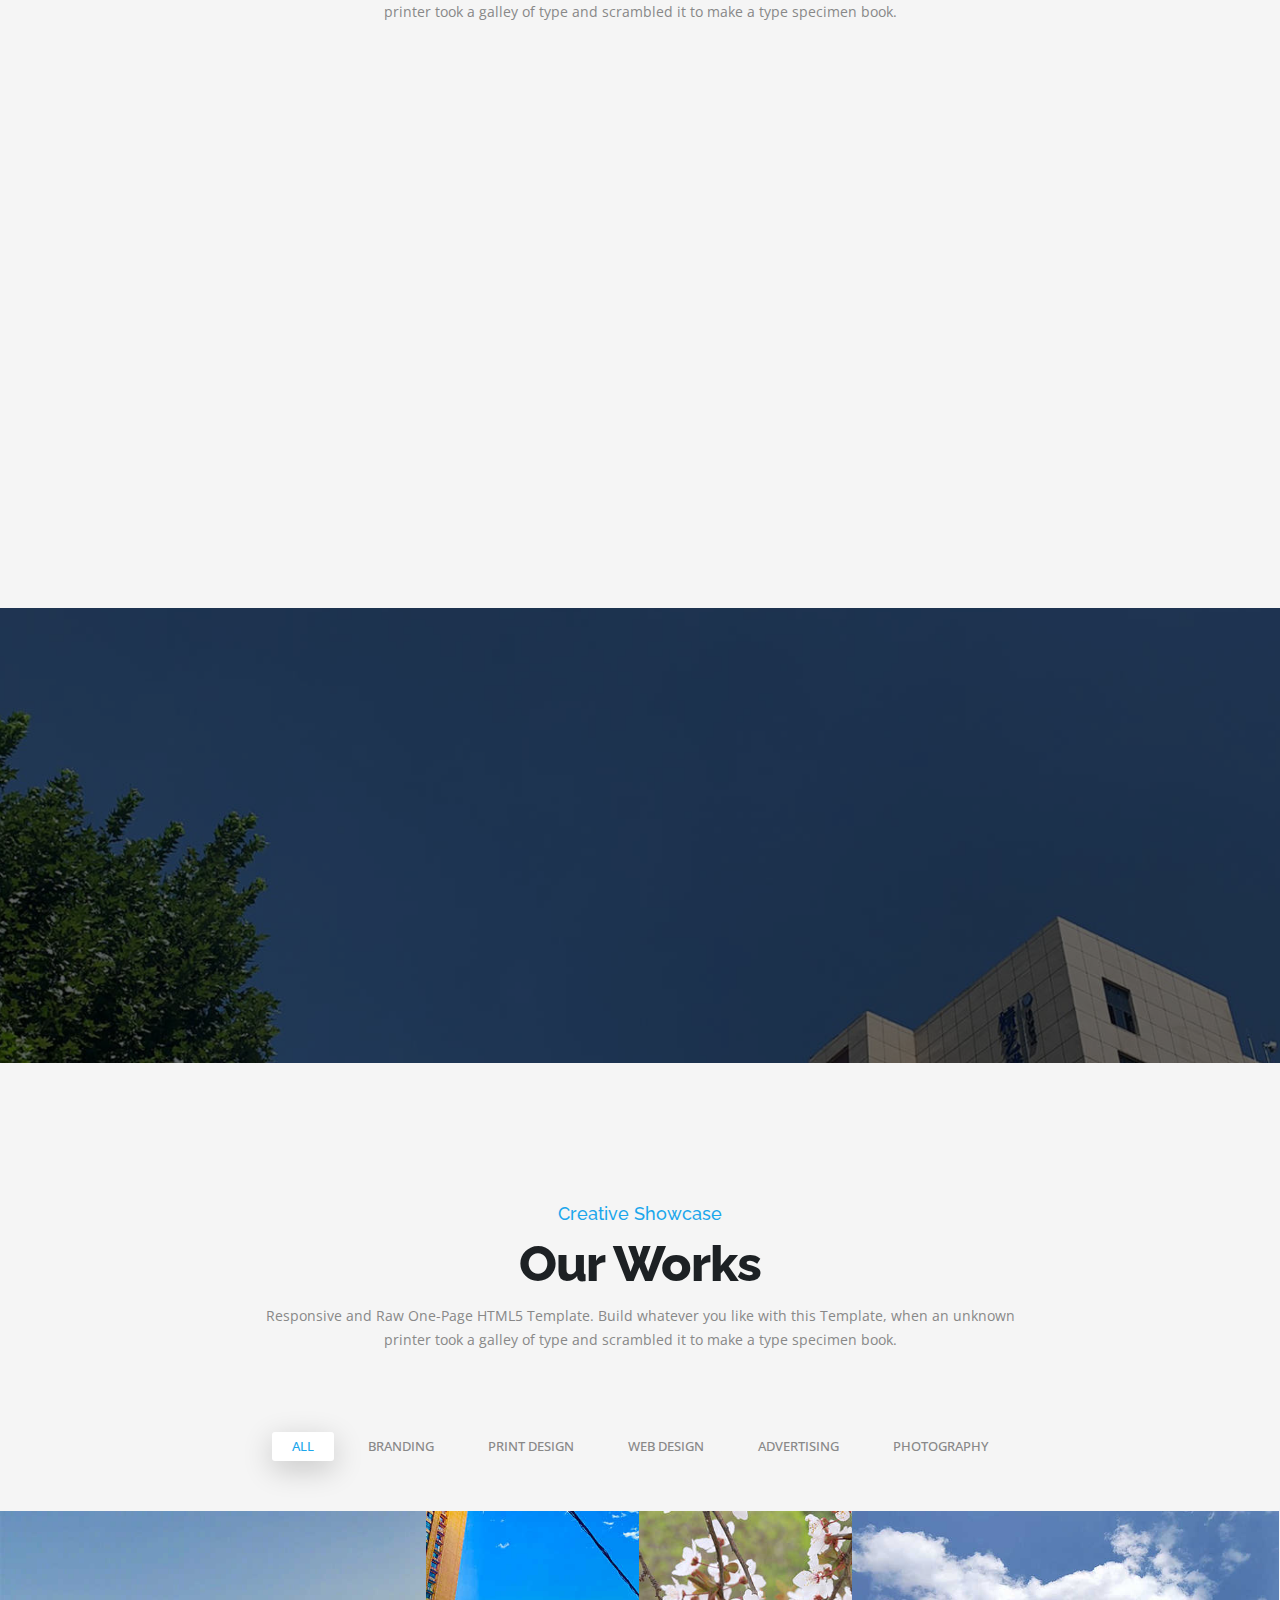
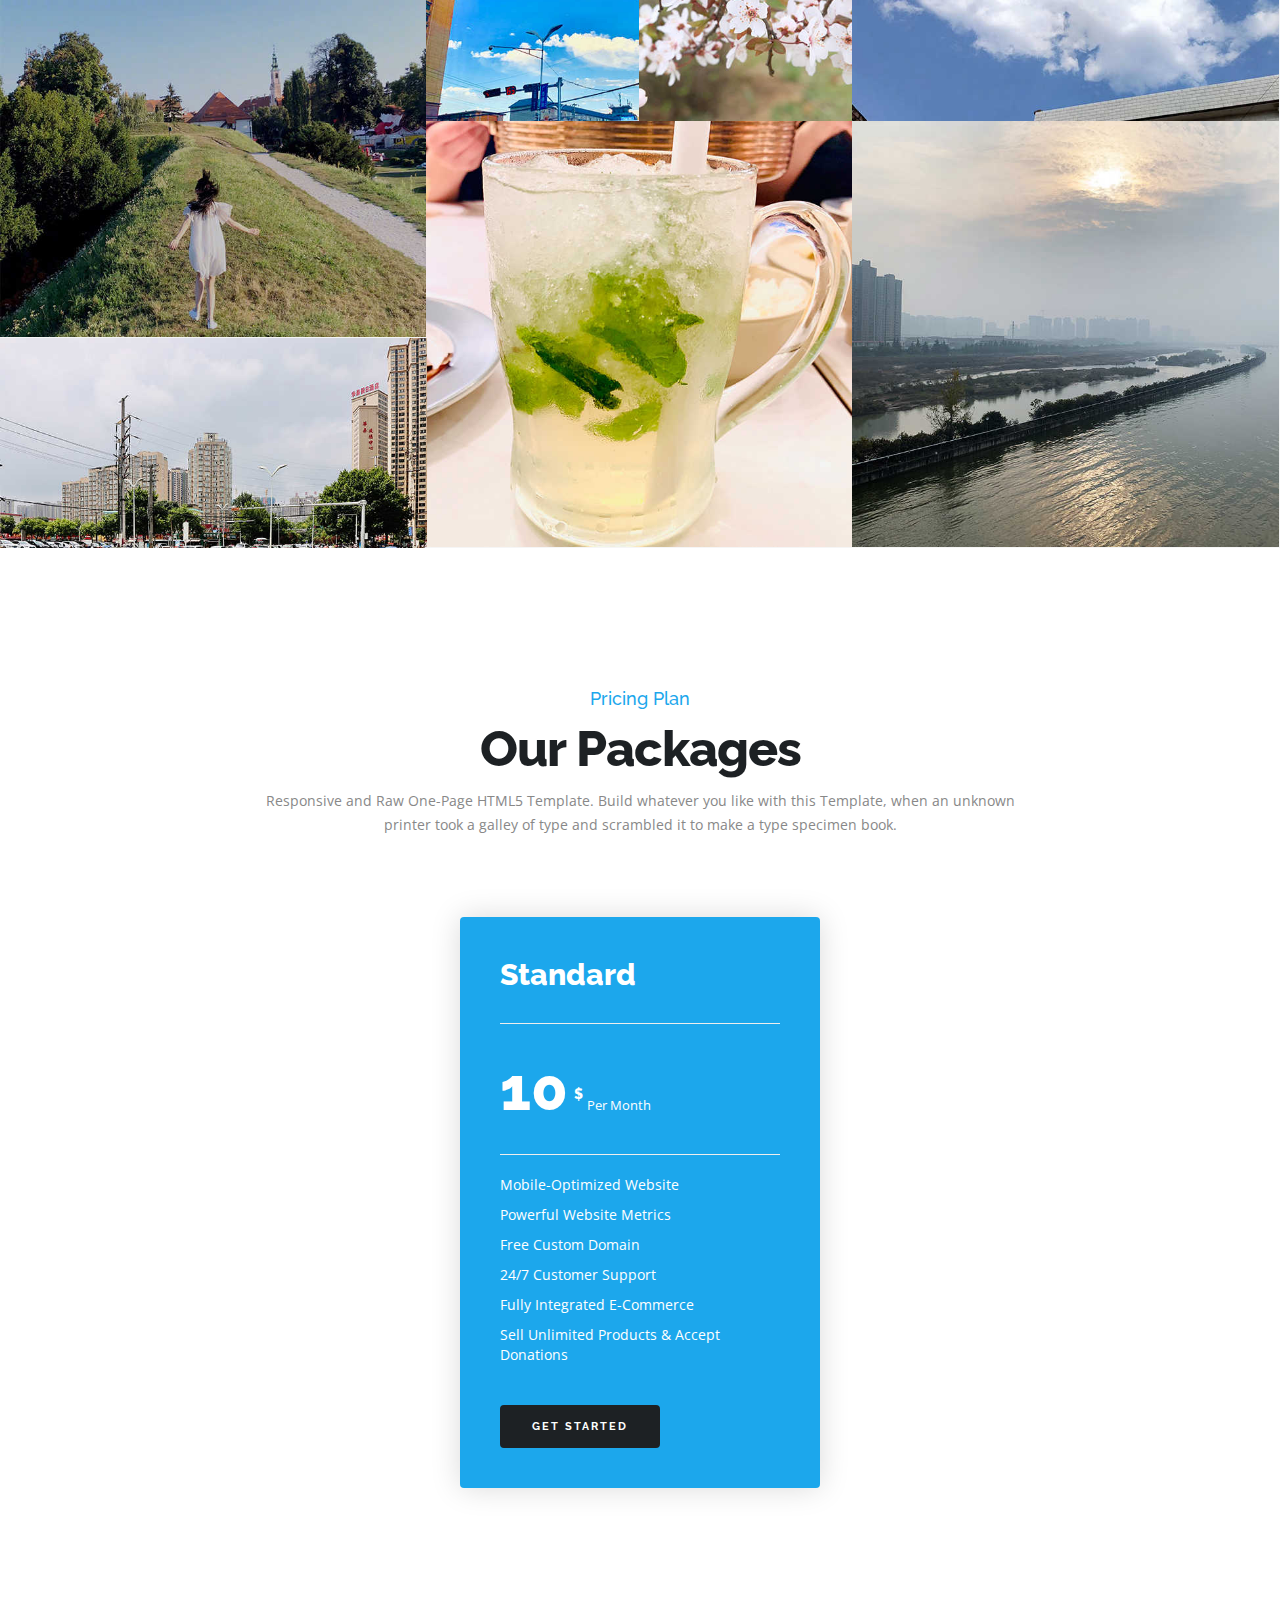
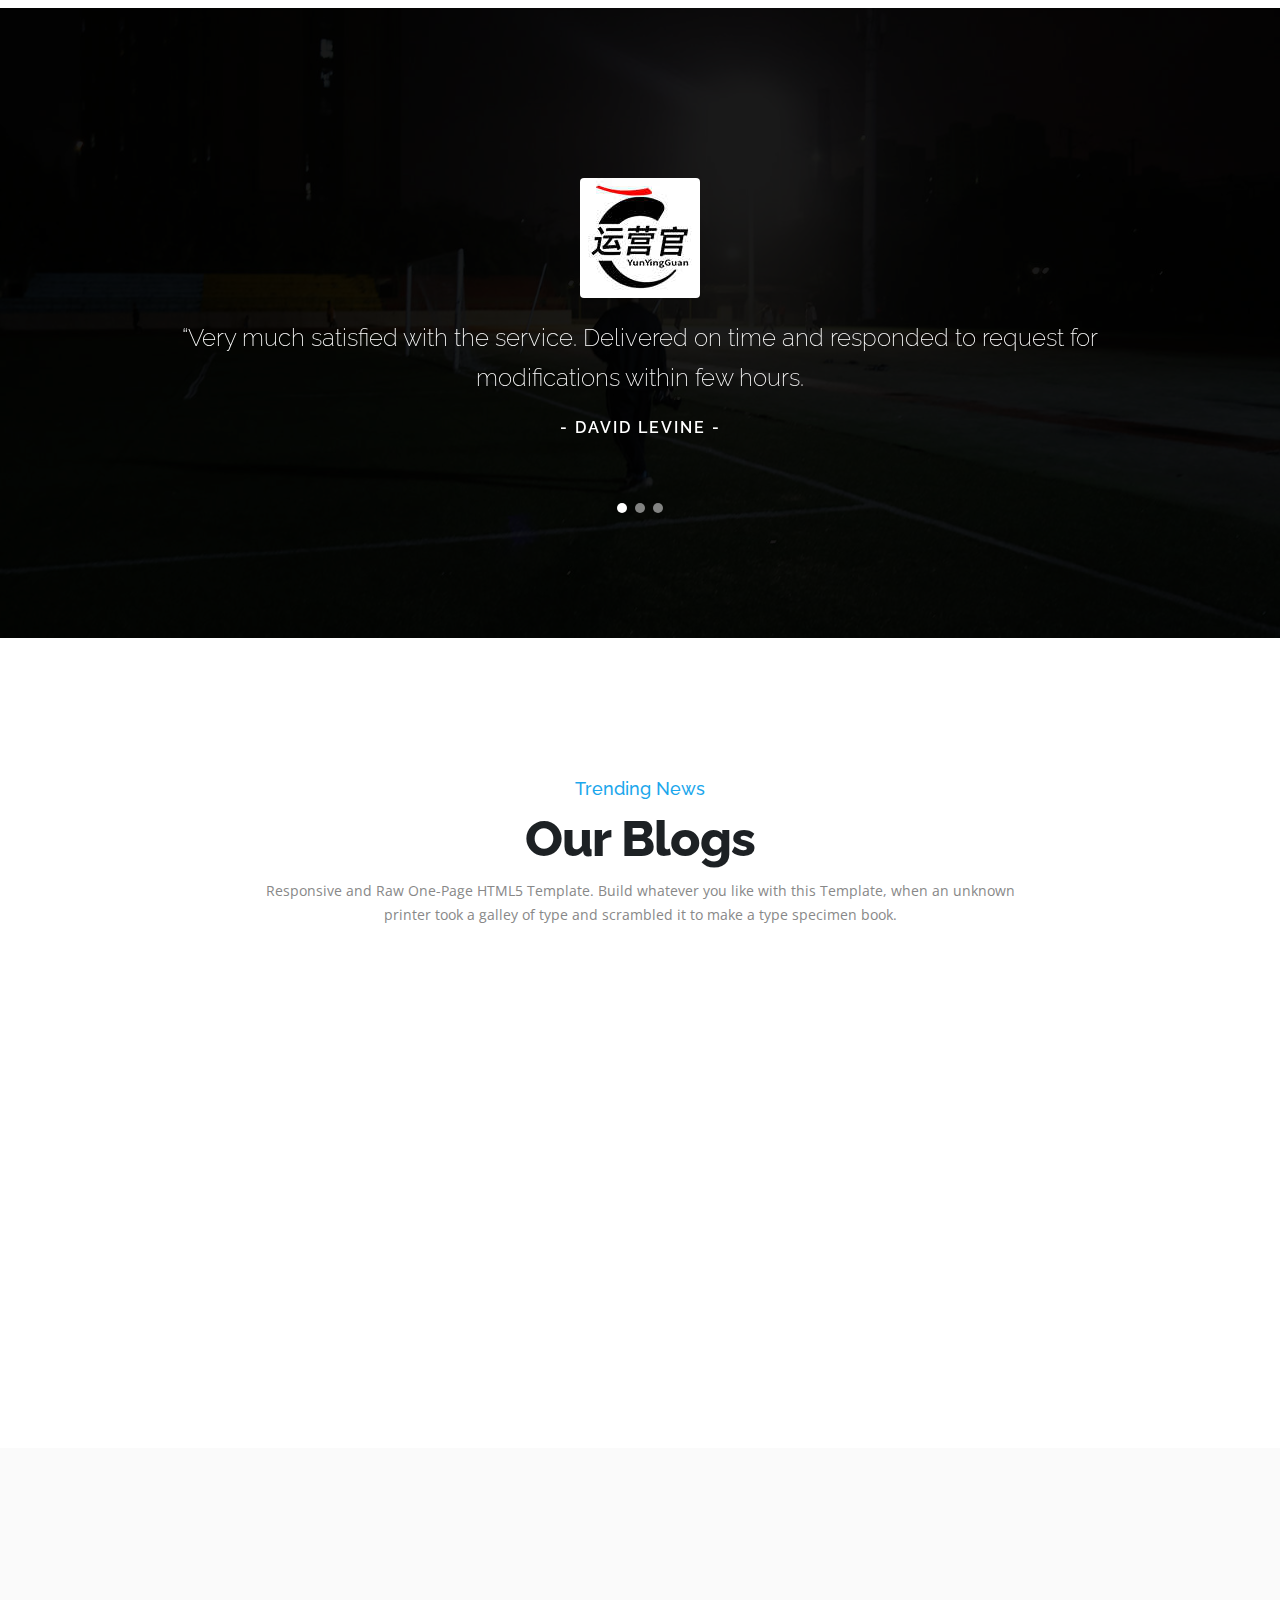
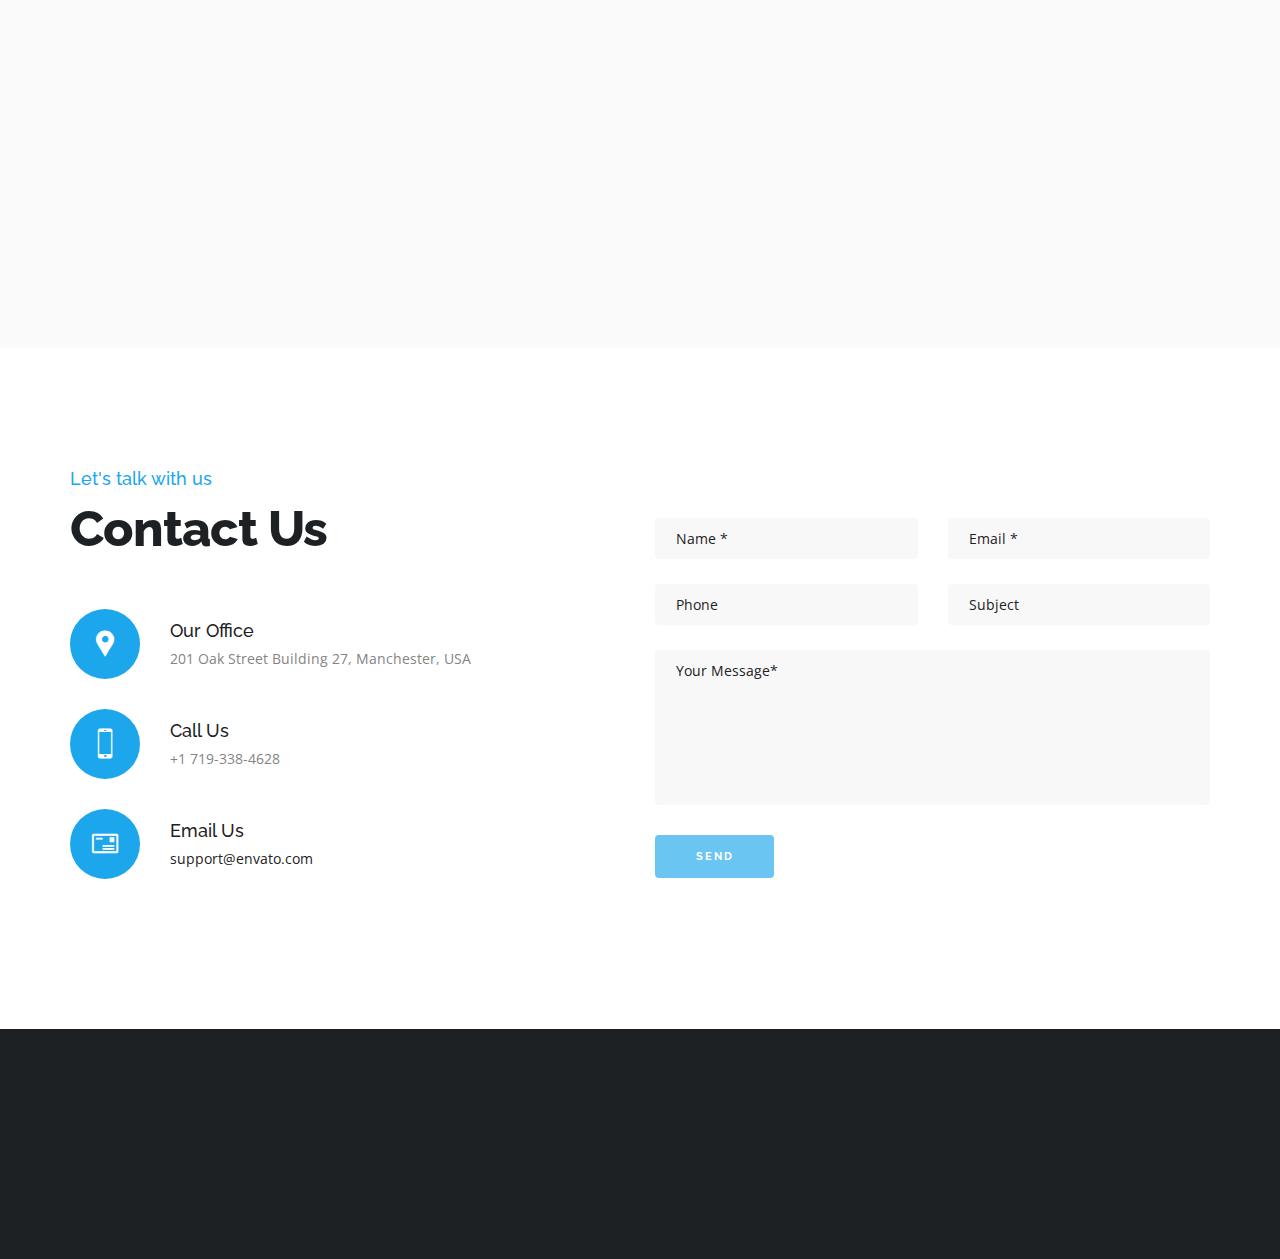
<file: index3.html>
﻿<!DOCTYPE html>
<html lang="en">
<head>
<meta charset="utf-8">
<meta name="viewport" content="width=device-width, initial-scale=1">
<meta http-equiv="X-UA-Compatible" content="IE=edge">
<title>Spyder - One Page Parallax HTML5 Template</title>
<link rel="shortcut icon" href="assets/images/favicon.ico">

<!-- Core Style Sheets -->
<link rel="stylesheet" href="assets/css/master.css">
<!-- Responsive Style Sheets -->
<link rel="stylesheet" href="assets/css/responsive.css">
<!-- Revolution Style Sheets -->
<link rel="stylesheet" type="text/css" href="revolution/css/settings.css">
<link rel="stylesheet" type="text/css" href="revolution/css/layers.css">
<link rel="stylesheet" type="text/css" href="revolution/css/navigation.css">

</head>
<body>

<!--== Loader Start ==-->
<div id="loader-overlay">
  <div class="loader">
    <div class="spinner-double-dot-in"></div>
  </div>
</div>
<!--== Loader End ==-->

<!--== Wrapper Start ==-->
<div class="wrapper">

  <!--== Header Start ==-->
  <nav class="navbar navbar-default navbar-fixed navbar-transparent white bootsnav on no-full no-border studio brand-center">
  	<div class="container">
      <!--== Start Header Navigation ==-->
      <div class="navbar-header">
        <button type="button" class="navbar-toggle" data-toggle="collapse" data-target="#navbar-menu"> <i class="tr-icon ion-android-menu"></i> </button>
        <div class="logo"> <a href="index.html"><img class="logo logo-display" src="assets/images/logo-white.png" alt=""> <img class="logo logo-scrolled" src="assets/images/logo-black.png" alt=""> </a> </div>
      </div>
      <!--== End Header Navigation ==-->

      <!--== Collect the nav links, forms, and other content for toggling ==-->
      <div class="collapse navbar-collapse" id="navbar-menu">
        <ul class="nav navbar-nav navbar-center" data-in="fadeIn" data-out="fadeOut">
          <li><a class="page-scroll" href="#home">Home</a></li>
          <li><a class="page-scroll" href="#feature">Features</a></li>
          <li><a class="page-scroll" href="#about">About</a></li>
          <li><a class="page-scroll" href="#team">Team</a></li>
          <li><a class="page-scroll" href="#work">Work</a></li>
          <li><a class="page-scroll" href="#pricing">Pricing</a></li>
          <li><a class="page-scroll" href="#blog">Blog</a></li>
          <li><a class="page-scroll" href="#contact">Contact</a></li>
        </ul>
      </div>
      <!--== /.navbar-collapse ==-->
    </div>

  </nav>
  <!--== Header End ==-->

  <!--== Hero Slider Start ==-->
  <div class="remove-padding transition-none" id="home">
  <div id="rev_slider_1078_1_wrapper" class="rev_slider_wrapper fullwidthbanner-container" data-alias="classic4export" data-source="gallery" style="margin:0px auto;background-color:#000000;padding:0px;margin-top:0px;margin-bottom:0px;">
  <!-- START REVOLUTION SLIDER 5.4.1 fullwidth mode -->
	<div id="rev_slider_1078_1" class="rev_slider fullwidthabanner" style="display:none;" data-version="5.4.1">
      <ul>	<!-- SLIDE  -->
      	<li data-index="rs-3045" data-transition="fadetoleftfadefromright" data-slotamount="default" data-hideafterloop="0" data-hideslideonmobile="off"  data-easein="default" data-easeout="default" data-masterspeed="default"  data-rotate="0"  data-saveperformance="off"  data-title="" data-param1="" data-param2="" data-param3="" data-param4="" data-param5="" data-param6="" data-param7="" data-param8="" data-param9="" data-param10="" data-description="">
      		<!-- MAIN IMAGE -->
      		<img src="assets/images/slides/home-bg-3.jpg"  alt=""  data-bgposition="center center" data-bgfit="cover" data-bgrepeat="no-repeat" data-bgparallax="10" class="rev-slidebg" data-no-retina>
      		<!-- LAYERS -->

          <!-- LAYER NR. 1 -->
      		<div class="hero-text-wrap">
          <div class="tp-caption NotGeneric-Title tp-resizeme" id="slide-3045-layer-1"
      			data-x="['center','center','center','center']" data-hoffset="['0','0','0','0']"
            data-y="['middle','middle','middle','middle']" data-voffset="['-150','-150','-150','-80']"
            data-fontsize="['30','30','20','12']"
      			data-lineheight="['40','40','30','20']"
      			data-width="none"
      			data-height="none"
      			data-whitespace="nowrap"
      			data-type="text"
      			data-responsive_offset="on"
            data-frames='[{"delay":0,"speed":1500,"frame":"0","from":"x:-200px;skX:85px;opacity:0;","to":"o:1;","ease":"Power3.easeInOut"},{"delay":"wait","speed":1500,"frame":"999","to":"auto:auto;","ease":"Power3.easeInOut"}]'
      			data-textAlign="['left','left','left','left']"
      			data-paddingtop="[10,10,10,10]"
      			data-paddingright="[0,0,0,0]"
      			data-paddingbottom="[10,10,10,10]"
      			data-paddingleft="[0,0,0,0]" style="font-family: 'Raleway', sans-serif;font-weight:400;text-transform:uppercase;letter-spacing:5px;">One Page Parallax</div>

      		<!-- LAYER NR. 2 -->
          <div class="tp-caption NotGeneric-Title tp-resizeme" id="slide-3045-layer-2"
      			data-x="['center','center','center','center']" data-hoffset="['0','0','0','0']"
      			data-y="['middle','middle','middle','middle']" data-voffset="['-30','-30','-30','-30']"
            data-fontsize="['150','150','100','50']"
      			data-lineheight="['160','160','110','60']"
      			data-width="none"
      			data-height="none"
      			data-whitespace="nowrap"
      			data-type="text"
      			data-responsive_offset="on"
      			data-frames='[{"delay":0,"speed":1500,"frame":"0","from":"x:200px;skX:-85px;opacity:0;","to":"o:1;","ease":"Power3.easeInOut"},{"delay":"wait","speed":1500,"frame":"999","to":"auto:auto;","ease":"Power3.easeInOut"}]'
      			data-textAlign="['left','left','left','left']"
      			data-paddingtop="[10,10,10,10]"
      			data-paddingright="[0,0,0,0]"
      			data-paddingbottom="[10,10,10,10]"
      			data-paddingleft="[0,0,0,0]" style="font-family: 'Raleway', sans-serif;font-weight:800;text-transform:uppercase;letter-spacing:20px;">Spyder</div>


      		<!-- LAYER NR. 3 -->
          <div class="tp-caption NotGeneric-SubTitle tp-resizeme" id="slide-3045-layer-3"
      			data-x="['center','center','center','center']" data-hoffset="['0','0','0','0']"
            data-y="['middle','middle','middle','middle']" data-voffset="['70','70','70','40']"
            data-fontsize="['24','24','20','10']"
      			data-lineheight="['28','28','24','16']"
      			data-width="none"
      			data-height="none"
      			data-whitespace="nowrap"
      			data-type="text"
      			data-responsive_offset="on"
      			data-frames='[{"delay":0,"speed":2000,"frame":"0","from":"x:-200px;skX:85px;opacity:0;","to":"o:1;","ease":"Power3.easeInOut"},{"delay":"wait","speed":2000,"frame":"999","to":"auto:auto;","ease":"Power3.easeInOut"}]'
      			data-textAlign="['left','left','left','left']"
      			data-paddingtop="[0,0,0,0]"
      			data-paddingright="[0,0,0,0]"
      			data-paddingbottom="[0,0,0,0]"
      			data-paddingleft="[0,0,0,0]" style="font-family: 'Raleway', sans-serif;font-weight:400;text-transform:uppercase;letter-spacing:9px;">New HTML Templates Generation</div>

            <!-- LAYER NR. 4 -->
            <div class="tp-caption NotGeneric-SubTitle tp-resizeme" id="slide-3045-layer-4"
        			data-x="['center','center','center','center']" data-hoffset="['-120','-120','-120','50']"
        			data-y="['middle','middle','middle','middle']" data-voffset="['150','150','150','120']"
        			data-width="none"
        			data-height="none"
        			data-whitespace="['normal','nowrap','nowrap','nowrap']"
        			data-type="button"
              data-basealign="slide"
        			data-responsive_offset="on"
        			data-frames='[{"delay":0,"speed":2000,"frame":"0","from":"x:-200px;skX:85px;opacity:0;","to":"o:1;","ease":"Power3.easeInOut"},{"delay":"wait","speed":2000,"frame":"999","to":"auto:auto;","ease":"Power3.easeInOut"}]'
        			data-textAlign="['inherit','inherit','inherit','inherit']"
        			data-paddingtop="[0,0,0,0]"
        			data-paddingright="[0,0,0,0]"
        			data-paddingbottom="[0,0,0,0]"
        			data-paddingleft="[0,0,0,0]"><a href="works.html" class="btn btn-lg btn-light-outline btn-default">Learn More</a></div>

              <!-- LAYER NR. 5 -->
              <div class="tp-caption NotGeneric-SubTitle tp-resizeme" id="slide-3045-layer-5"
          			data-x="['center','center','center','center']" data-hoffset="['100','100','100','50']"
          			data-y="['middle','middle','middle','middle']" data-voffset="['150','150','150','200']"
          			data-width="none"
          			data-height="none"
          			data-whitespace="['normal','nowrap','nowrap','nowrap']"
          			data-type="button"
                data-basealign="slide"
          			data-responsive_offset="on"
          			data-frames='[{"delay":0,"speed":2000,"frame":"0","from":"x:200px;skX:-85px;opacity:0;","to":"o:1;","ease":"Power3.easeInOut"},{"delay":"wait","speed":2000,"frame":"999","to":"auto:auto;","ease":"Power3.easeInOut"}]'
          			data-textAlign="['inherit','inherit','inherit','inherit']"
          			data-paddingtop="[0,0,0,0]"
          			data-paddingright="[0,0,0,0]"
          			data-paddingbottom="[0,0,0,0]"
          			data-paddingleft="[0,0,0,0]"><a href="#" class="btn btn-lg btn-color-outline btn-default">Buy Template</a></div>



            </div>

      	</li>
      	<!-- SLIDE  -->
      	<li data-index="rs-3046" data-transition="fadetoleftfadefromright" data-slotamount="default" data-hideafterloop="0" data-hideslideonmobile="off"  data-easein="default" data-easeout="default" data-masterspeed="default"  data-rotate="0"  data-saveperformance="off"  data-title="" data-param1="" data-param2="" data-param3="" data-param4="" data-param5="" data-param6="" data-param7="" data-param8="" data-param9="" data-param10="" data-description="">
      		<!-- MAIN IMAGE -->
      		<img src="assets/videos/agency.png"  alt=""  data-bgposition="center center" data-bgfit="cover" data-bgrepeat="no-repeat" data-bgparallax="10" class="rev-slidebg" data-no-retina>

          <!-- BACKGROUND VIDEO LAYER -->
          <div class="rs-background-video-layer"
              data-forcerewind="on"
              data-volume="mute"
              data-videowidth="100%"
              data-videoheight="100%"
              data-videomp4="assets/videos/agency.mp4"
              data-videopreload="auto"
              data-videoloop="loop"
              data-aspectratio="16:9"
              data-autoplay="true"
              data-autoplayonlyfirsttime="false"
      ></div>

      		<!-- LAYERS -->
          <!-- LAYER NR. 1 -->
          <div class="hero-text-wrap dark-overlay-bg">
          <div class="tp-caption NotGeneric-Title tp-resizeme" id="slide-3045-layer-6"
      			data-x="['center','center','center','center']" data-hoffset="['0','0','0','0']"
            data-y="['middle','middle','middle','middle']" data-voffset="['-150','-150','-150','-80']"
            data-fontsize="['30','30','20','12']"
      			data-lineheight="['40','40','30','20']"
      			data-width="none"
      			data-height="none"
      			data-whitespace="nowrap"
      			data-type="text"
      			data-responsive_offset="on"
            data-frames='[{"delay":0,"speed":1500,"frame":"0","from":"x:-200px;skX:85px;opacity:0;","to":"o:1;","ease":"Power3.easeInOut"},{"delay":"wait","speed":1500,"frame":"999","to":"auto:auto;","ease":"Power3.easeInOut"}]'
      			data-textAlign="['left','left','left','left']"
      			data-paddingtop="[10,10,10,10]"
      			data-paddingright="[0,0,0,0]"
      			data-paddingbottom="[10,10,10,10]"
      			data-paddingleft="[0,0,0,0]" style="font-family: 'Raleway', sans-serif;font-weight:400;text-transform:uppercase;letter-spacing:5px;">One Page Parallax</div>

      		<!-- LAYER NR. 2 -->
          <div class="tp-caption NotGeneric-Title tp-resizeme" id="slide-3045-layer-7"
      			data-x="['center','center','center','center']" data-hoffset="['0','0','0','0']"
      			data-y="['middle','middle','middle','middle']" data-voffset="['-30','-30','-30','-30']"
            data-fontsize="['150','150','100','50']"
      			data-lineheight="['160','160','110','60']"
      			data-width="none"
      			data-height="none"
      			data-whitespace="nowrap"
      			data-type="text"
      			data-responsive_offset="on"
      			data-frames='[{"delay":0,"speed":1500,"frame":"0","from":"x:200px;skX:-85px;opacity:0;","to":"o:1;","ease":"Power3.easeInOut"},{"delay":"wait","speed":1500,"frame":"999","to":"auto:auto;","ease":"Power3.easeInOut"}]'
      			data-textAlign="['left','left','left','left']"
      			data-paddingtop="[10,10,10,10]"
      			data-paddingright="[0,0,0,0]"
      			data-paddingbottom="[10,10,10,10]"
      			data-paddingleft="[0,0,0,0]" style="font-family: 'Raleway', sans-serif;font-weight:800;text-transform:uppercase;letter-spacing:20px;">Agency</div>


      		<!-- LAYER NR. 3 -->
          <div class="tp-caption NotGeneric-SubTitle tp-resizeme" id="slide-3045-layer-8"
      			data-x="['center','center','center','center']" data-hoffset="['0','0','0','0']"
            data-y="['middle','middle','middle','middle']" data-voffset="['70','70','70','40']"
            data-fontsize="['24','24','20','10']"
      			data-lineheight="['28','28','24','16']"
      			data-width="none"
      			data-height="none"
      			data-whitespace="nowrap"
      			data-type="text"
      			data-responsive_offset="on"
      			data-frames='[{"delay":0,"speed":2000,"frame":"0","from":"x:-200px;skX:85px;opacity:0;","to":"o:1;","ease":"Power3.easeInOut"},{"delay":"wait","speed":2000,"frame":"999","to":"auto:auto;","ease":"Power3.easeInOut"}]'
      			data-textAlign="['left','left','left','left']"
      			data-paddingtop="[0,0,0,0]"
      			data-paddingright="[0,0,0,0]"
      			data-paddingbottom="[0,0,0,0]"
      			data-paddingleft="[0,0,0,0]" style="font-family: 'Raleway', sans-serif;font-weight:400;text-transform:uppercase;letter-spacing:9px;">New HTML Templates Generation</div>

            <!-- LAYER NR. 4 -->
            <div class="tp-caption NotGeneric-SubTitle tp-resizeme" id="slide-3045-layer-9"
        			data-x="['center','center','center','center']" data-hoffset="['-120','-120','-120','50']"
        			data-y="['middle','middle','middle','middle']" data-voffset="['150','150','150','120']"
        			data-width="none"
        			data-height="none"
        			data-whitespace="['normal','nowrap','nowrap','nowrap']"
        			data-type="button"
              data-basealign="slide"
        			data-responsive_offset="on"
        			data-frames='[{"delay":0,"speed":2000,"frame":"0","from":"x:-200px;skX:85px;opacity:0;","to":"o:1;","ease":"Power3.easeInOut"},{"delay":"wait","speed":2000,"frame":"999","to":"auto:auto;","ease":"Power3.easeInOut"}]'
        			data-textAlign="['inherit','inherit','inherit','inherit']"
        			data-paddingtop="[0,0,0,0]"
        			data-paddingright="[0,0,0,0]"
        			data-paddingbottom="[0,0,0,0]"
        			data-paddingleft="[0,0,0,0]"><a href="works.html" class="btn btn-lg btn-light-outline btn-default">Learn More</a></div>

              <!-- LAYER NR. 5 -->
              <div class="tp-caption NotGeneric-SubTitle tp-resizeme" id="slide-3045-layer-10"
          			data-x="['center','center','center','center']" data-hoffset="['100','100','100','50']"
          			data-y="['middle','middle','middle','middle']" data-voffset="['150','150','150','200']"
          			data-width="none"
          			data-height="none"
          			data-whitespace="['normal','nowrap','nowrap','nowrap']"
          			data-type="button"
                data-basealign="slide"
          			data-responsive_offset="on"
          			data-frames='[{"delay":0,"speed":2000,"frame":"0","from":"x:200px;skX:-85px;opacity:0;","to":"o:1;","ease":"Power3.easeInOut"},{"delay":"wait","speed":2000,"frame":"999","to":"auto:auto;","ease":"Power3.easeInOut"}]'
          			data-textAlign="['inherit','inherit','inherit','inherit']"
          			data-paddingtop="[0,0,0,0]"
          			data-paddingright="[0,0,0,0]"
          			data-paddingbottom="[0,0,0,0]"
          			data-paddingleft="[0,0,0,0]"><a href="#" class="btn btn-lg btn-color-outline btn-default">Buy Template</a></div>



            </div>
      	</li>
      	<!-- SLIDE  -->

      </ul>
      <div class="tp-bannertimer" style="height: 3px; background-color: rgba(255, 255, 255, 0.25);"></div>	</div>
    </div>
  </div>
  <!--== Hero Slider End ==-->

  <!--== Who We Are Start ==-->
  <div class="white-bg pt-120 pb-120 relative" id="feature">
    <div class="container">
      <div class="row">
        <div class="col-md-6 xs-mb-50">
          <div class="section-title text-left">
            <h4 class="default-color">The Best Business Template</h4>
            <h1>Our Features</h1>
            <p>
              Responsive and Raw One-Page HTML5 Template. Build whatever you like with this Template, when an unknown printer took a galley of type and scrambled it to make a type specimen book.
            </p>
            <p>
              The integration of web fonts has always been one of the largest contributing factors to diversity in the overall look and feel of websites today vs. yesterday. Fonts, just like images, play an important role in helping a website’s overall design stand out from the competition.
            </p>
            <div class="inline-btn mt-30"><a href="https://www.youtube.com/watch?v=sU3FkzUKHXU" class="btn btn-sm btn-circle btn-zoom btn-dark-outline ml-0 popup-youtube btn-animated-none"><i class="icofont icofont-ui-play"></i></a>
            		<p>See Our Work</p>
          	</div>
          </div>
        </div>
      </div>
    </div>
    <div class="img-container">
      <div class="mockup-1">
        <div class="object object-1">
          <img src="assets/images/portfolio/grid/img-1.jpg" class="img-responsive wow fadeInRight" data-wow-delay="0.1s" alt="img-1" width="395" height="243" />
        </div>
        <div class="object object-2">
          <img src="assets/images/portfolio/grid/img-2.jpg" class="img-responsive wow fadeInRight" data-wow-delay="0.2s" alt="img-2" width="384" height="189" />
        </div>
        <div class="object object-3">
          <img src="assets/images/portfolio/grid/img-3.jpg" class="img-responsive wow fadeInRight" data-wow-delay="0.3s" alt="img-3" width="395" height="243" />
        </div>
        <div class="object object-4">
          <img src="assets/images/portfolio/grid/img-4.jpg" class="img-responsive wow fadeInRight" data-wow-delay="0.4s" alt="img-4" width="209" height="184" />
        </div>
        <div class="object object-5">
          <img src="assets/images/portfolio/grid/img-5.jpg" class="img-responsive wow fadeInRight" data-wow-delay="0.5s" alt="img-5" width="395" height="243" />
        </div>
        <div class="object object-6">
          <img src="assets/images/portfolio/grid/img-6.jpg" class="img-responsive wow fadeInRight" data-wow-delay="0.6s" alt="img-1" width="275" height="184" />
        </div>
      </div>
    </div>
  </div>
  <!--== Who We Are End ==-->

  <!--== About Company Start ==-->
  <div class="dark-bg pt-0 pb-0 about-section sm-pt-50 sm-pb-50" id="about">
    <div class="col-md-6 col-sm-6 bg-flex bg-flex-left">
      <div class="bg-flex-holder bg-flex-cover" style="background-image: url(assets/images/bg-left-img-2.jpg);"></div>
    </div>
    <div class="container-fluid">
      <div class="col-md-6 col-sm-6 col-md-offset-6 col-sm-offset-6">
          <div class="col-inner spacer text-left wow fadeInLeft" data-wow-delay="0.1s">
            <div class="mission-section xs-mb-80">
              <div class="section-title">
                <h4 class="default-color">We Create Awesome Stuff</h4>
                <h1 class="white-color">Our Services</h1>
                <p>Responsive and Raw One-Page HTML5 Template. Build whatever you like with this Template, when an unknown printer took a galley of type and scrambled it to make a type specimen book.</p>
              </div>
              <div class="panel-group accordion-style-01" id="accordion-style">
                <div class="panel">
                  <div class="panel-heading active-accordion"> <a data-toggle="collapse" data-parent="#accordion-style" href="#question1" aria-expanded="false" class="collapsed">
                    <div class="panel-title">Innovative Services <span class="pull-right"><i class="ion-android-remove"></i></span> </div>
                    </a> </div>
                  <div id="question1" class="panel-collapse collapse in" aria-expanded="false" role="tablist">
                    <div class="panel-body"> Lorem ipsum dolor sit amet, consectetur adipisicing elit. Incidunt maiores placeat obcaecati, beatae. Facilis dolore ipsam facere perferendis deserunt 	commodi blanditiis nisi accusamus omnis, animi vel tenetur cumque, sed veritatis? </div>
                  </div>
                </div>
                <div class="panel">
                  <div class="panel-heading"> <a data-toggle="collapse" data-parent="#accordion-style" href="#question2" aria-expanded="false" class="collapsed">
                    <div class="panel-title">Creatvie Design <span class="pull-right"><i class="ion-android-add"></i></span> </div>
                    </a> </div>
                  <div id="question2" class="panel-collapse collapse" aria-expanded="false" role="tablist">
                    <div class="panel-body"> Lorem ipsum dolor sit amet, consectetur adipisicing elit. Incidunt maiores placeat obcaecati, beatae. Facilis dolore ipsam facere perferendis deserunt 	commodi blanditiis nisi accusamus omnis, animi vel tenetur cumque, sed veritatis? </div>
                  </div>
                </div>
                <div class="panel">
                  <div class="panel-heading"> <a data-toggle="collapse" data-parent="#accordion-style" href="#question3" aria-expanded="false" class="collapsed">
                    <div class="panel-title">Digital Marketing <span class="pull-right"><i class="ion-android-add"></i></span> </div>
                    </a> </div>
                  <div id="question3" class="panel-collapse collapse" aria-expanded="false" role="tablist">
                    <div class="panel-body"> Lorem ipsum dolor sit amet, consectetur adipisicing elit. Incidunt maiores placeat obcaecati, beatae. Facilis dolore ipsam facere perferendis deserunt 	commodi blanditiis nisi accusamus omnis, animi vel tenetur cumque, sed veritatis? </div>
                  </div>
                </div>
                <div class="panel">
                  <div class="panel-heading"> <a data-toggle="collapse" data-parent="#accordion-style" href="#question4" aria-expanded="false" class="collapsed">
                    <div class="panel-title">Lifetime Support <span class="pull-right"><i class="ion-android-add"></i></span> </div>
                    </a> </div>
                  <div id="question4" class="panel-collapse collapse" aria-expanded="false" role="tablist">
                    <div class="panel-body"> Lorem ipsum dolor sit amet, consectetur adipisicing elit. Incidunt maiores placeat obcaecati, beatae. Facilis dolore ipsam facere perferendis deserunt 	commodi blanditiis nisi accusamus omnis, animi vel tenetur cumque, sed veritatis? </div>
                  </div>
                </div>
              </div>

            </div>
          </div>
        </div>
      </div>
  </div>
  <!--== About Company End ==-->

  <!--== Who We Are Start ==-->
  <div class="white-bg pt-0 pb-0 sm-pt-50 sm-pb-50 about-section">
    <div class="col-md-6 col-sm-6 bg-flex bg-flex-right">
      <div class="bg-flex-holder bg-flex-cover" style="background-image: url(assets/images/bg-left-img.jpg);"></div>
    </div>
    <div class="container-fluid">
      <div class="col-md-6 col-sm-6">
          <div class="col-inner spacer text-left wow fadeInRight" data-wow-delay="0.2s">
            <div class="mission-section xs-mb-80">
              <div class="section-title">
                <h4 class="default-color">Our Mission</h4>
                <h1>About Us</h1>
              </div>
              <p>
                Vivamus enim metus, varius et nunc quis, elementum pharetra turpis. Proin vel massa sed turpis auctor consectetur. Proin rhoncus eleifend pulvinar.
              </p>
              <p>
                Nam suscipit, enim eu semper porta, est magna facilisis lorem, sagittis sollicitudin ipsum ipsum at tortor. Proin diam massa, fermentum eget nisl consequat, viverra accumsan turpis. Maecenas non nunc quis odio dignissim efficitur eget eu leo. Donec ut accumsan metus, sit amet efficitur diam.
              </p>
              <p class="mt-30">
                <a class="btn btn-lg btn-color btn-default">Buy template</a>
              </p>
          </div>
          </div>
        </div>
      </div>
  </div>
  <!--== Who We Are End ==-->

  <!--== Team Start ==-->
  <div class="grey-bg pt-120 pb-120" id="team">
    <div class="container">
      <div class="row">
        <div class="col-md-8 centerize-col text-center">
          <div class="section-title">
            <h4 class="default-color">Who We Are</h4>
            <h1>Creative Team</h1>
            <p>
              Responsive and Raw One-Page HTML5 Template. Build whatever you like with this Template, when an unknown printer took a galley of type and scrambled it to make a type specimen book.
            </p>
          </div>
        </div>
      </div>
      <div class="row mt-50">
          <div class="col-md-3 col-sm-6 col-xs-12 wow fadeInLeft" data-wow-delay="0.1s">
            <div class="team style-2 xs-mb-30 sm-mb-30">
              <div class="team-img">
                <img src="assets/images/team/team-01.jpg" alt="">
                <div class="social-icons-style-02">
                  <ul class="sm-icon mt-20 mb-0">
                    <li><a class="fb" href="#."><i class="icofont icofont-facebook"></i></a></li>
                    <li><a class="tw" href="#."><i class="icofont icofont-twitter"></i></a></li>
                    <li><a class="be" href="#."><i class="icofont icofont-behance"></i></a></li>
                    <li><a class="in" href="#."><i class="icofont icofont-linkedin"></i></a></li>
                  </ul>
                </div>
              </div>
              <div class="team-info text-center">
                <h3>Bobby Castro</h3>
                <span class="title default-color">Project Manager</span>
              </div>
            </div>
          </div>
          <!--== Member End ==-->
          <div class="col-md-3 col-sm-6 col-xs-12 wow fadeInUp" data-wow-delay="0.2s">
            <div class="team style-2 xs-mb-30 sm-mb-30">
              <div class="team-img">
                <img src="assets/images/team/team-02.jpg" alt="">
                <div class="social-icons-style-02">
                  <ul class="sm-icon mt-20 mb-0">
                    <li><a class="fb" href="#."><i class="icofont icofont-facebook"></i></a></li>
                    <li><a class="tw" href="#."><i class="icofont icofont-twitter"></i></a></li>
                    <li><a class="be" href="#."><i class="icofont icofont-behance"></i></a></li>
                    <li><a class="in" href="#."><i class="icofont icofont-linkedin"></i></a></li>
                  </ul>
                </div>
              </div>
              <div class="team-info text-center">
                <h3>Luara Prior</h3>
                <span class="title default-color">Marketing Manager</span>
              </div>
            </div>
          </div>
          <!--== Member End ==-->
          <div class="col-md-3 col-sm-6 col-xs-12 wow fadeInDown" data-wow-delay="0.3s">
            <div class="team style-2 xs-mb-30">
              <div class="team-img">
                <img src="assets/images/team/team-03.jpg" alt="">
                <div class="social-icons-style-02">
                  <ul class="sm-icon mt-20 mb-0">
                    <li><a class="fb" href="#."><i class="icofont icofont-facebook"></i></a></li>
                    <li><a class="tw" href="#."><i class="icofont icofont-twitter"></i></a></li>
                    <li><a class="be" href="#."><i class="icofont icofont-behance"></i></a></li>
                    <li><a class="in" href="#."><i class="icofont icofont-linkedin"></i></a></li>
                  </ul>
                </div>
              </div>
              <div class="team-info text-center">
                <h3>Mike Jones</h3>
                <span class="title default-color">Graphics Designer</span>
              </div>
            </div>
          </div>
          <!--== Member End ==-->

          <div class="col-md-3 col-sm-6 col-xs-12 wow fadeInRight" data-wow-delay="0.4s">
            <div class="team style-2">
              <div class="team-img">
                <img src="assets/images/team/team-04.jpg" alt="">
                <div class="social-icons-style-02">
                  <ul class="sm-icon mt-20 mb-0">
                    <li><a class="fb" href="#."><i class="icofont icofont-facebook"></i></a></li>
                    <li><a class="tw" href="#."><i class="icofont icofont-twitter"></i></a></li>
                    <li><a class="be" href="#."><i class="icofont icofont-behance"></i></a></li>
                    <li><a class="in" href="#."><i class="icofont icofont-linkedin"></i></a></li>
                  </ul>
                </div>
              </div>
              <div class="team-info text-center">
                <h3>Heather Doe</h3>
                <span class="title default-color">CEO Company</span>
              </div>
            </div>
          </div>
          <!--== Member End ==-->
      </div>

    </div>

  </div>
  <!--== Team End ==-->

  <!--== Call to Actions Start ==-->
  <section class="parallax-bg fixed-bg sm-pb-80 sm-pt-80" data-parallax-bg-image="assets/images/background/parallax-bg.jpg" data-parallax-speed="0.5" data-parallax-direction="up">
    <div class="overlay-bg"></div>
    <div class="container">
      <div class="row row-flex flex-center">
          <div class="col-md-3 col-sm-6 col-xs-12 xs-mb-30 sm-mb-30">
            <div class="counter-wrap wow fadeInLeft" data-wow-delay="0.1s">
              <i class="icofont icofont-award font-40px default-color"></i>
              <h2><span class="counter font-600 open-font white-color">3521</span></h2>
              <h3 class="font-400 text-uppercase white-color">Happy Clients</h3>
            </div>
          </div>
          <div class="col-md-3 col-sm-6 col-xs-12 xs-mb-30 sm-mb-30">
            <div class="counter-wrap wow fadeInUp" data-wow-delay="0.2s">
              <i class="icofont icofont-coffee-mug font-40px default-color"></i>
              <h2><span class="counter font-600 open-font white-color">974</span></h2>
              <h3 class="font-400 text-uppercase white-color">Cups of Coffee</h3>
            </div>
          </div>
          <div class="col-md-3 col-sm-6 col-xs-12 xs-mb-30">
            <div class="counter-wrap wow fadeInDown" data-wow-delay="0.3s">
              <i class="icofont icofont-briefcase font-40px default-color"></i>
              <h2><span class="counter font-600 open-font white-color">634</span></h2>
              <h3 class="font-400 text-uppercase">Project Delivered</h3>
            </div>
          </div>
          <div class="col-md-3 col-sm-6 col-xs-12">
            <div class="counter-wrap wow fadeInRight" data-wow-delay="0.4s">
              <i class="icofont icofont-chart-radar-graph font-40px default-color"></i>
              <h2><span class="counter font-600 open-font white-color">449</span></h2>
              <h3 class="font-400 text-uppercase white-color">Awards Won</h3>
            </div>
          </div>
        </div>
    </div>
  </section>
  <!--== Call to Actions End ==-->

  <!--== Portfolio Start ==-->
  <div class="grey-bg pb-0 pt-120" id="work">
    <div class="container">
      <div class="row">
        <div class="col-md-8 centerize-col text-center">
          <div class="section-title">
            <h4 class="default-color">Creative Showcase</h4>
            <h1>Our Works</h1>
            <p>
              Responsive and Raw One-Page HTML5 Template. Build whatever you like with this Template, when an unknown printer took a galley of type and scrambled it to make a type specimen book.
            </p>
          </div>
        </div>
      </div>
      <div class="row">
        <div class="col-md-12">
          <div id="portfolio-gallery-filter" class="cbp-l-filters-alignCenter text-sm-center mt-50">
              <div data-filter="*" class="cbp-filter-item-active cbp-filter-item dark">
                  All
              </div>
              <div data-filter=".branding" class="cbp-filter-item">
                  Branding
              </div>
              <div data-filter=".print" class="cbp-filter-item">
                  Print Design
              </div>
              <div data-filter=".web-design" class="cbp-filter-item">
                  Web Design
              </div>
              <div data-filter=".advertising" class="cbp-filter-item">
                  Advertising
              </div>
              <div data-filter=".photography" class="cbp-filter-item">
                  Photography
              </div>
          </div>
        </div>
      </div>
    </div>
    <div class="container-fluid remove-padding">
      <div class="row mt-50">
        <div class="col-md-12">
          <div id="portfolio-gallery" class="cbp">
              <div class="cbp-item branding col-md-4 col-sm-6">
                  <div class="portfolio gallery-image-hover text-center">
                  	<div class="folio-overlay"></div>
                  	<img src="assets/images/portfolio/grid/9.jpg" alt="">
                  	<div class="portfolio-wrap">
               	  		  <div class="portfolio-description">
    								      <h3 class="portfolio-title mt-0">Project Name 1</h3>
    								      <h6 class="links">Branding, Website</h6>
    							      </div>
      						  </div>
      					</div>
              </div>

              <div class="cbp-item branding web-design col-md-2 col-sm-3">
                  <div class="portfolio gallery-image-hover text-center">
                  	<div class="folio-overlay"></div>
                  	<img src="assets/images/portfolio/grid/10.jpg" alt="">
                  	<div class="portfolio-wrap">
               	  		  <div class="portfolio-description">
    								      <h3 class="portfolio-title mt-0">Project Name 2</h3>
    								      <h6 class="links">UI/UX, Website</h6>
    							      </div>
      						  </div>
      					</div>
              </div>

              <div class="cbp-item web-design print col-md-2 col-sm-3">
                  <div class="portfolio gallery-image-hover text-center">
                  	<div class="folio-overlay"></div>
                  	<img src="assets/images/portfolio/grid/11.jpg" alt="">
                  	<div class="portfolio-wrap">
               	  		  <div class="portfolio-description">
    								      <h3 class="portfolio-title mt-0">Project Name 3</h3>
    								      <h6 class="links">Print, Website</h6>
    							      </div>
      						  </div>
      					</div>
              </div>

              <div class="cbp-item web-design advertising col-md-4 col-sm-6">
                  <div class="portfolio gallery-image-hover text-center">
                  	<div class="folio-overlay"></div>
                  	<img src="assets/images/portfolio/grid/12.jpg" alt="">
                  	<div class="portfolio-wrap">
               	  		  <div class="portfolio-description">
    								      <h3 class="portfolio-title mt-0">Project Name 4</h3>
    								      <h6 class="links">Advertising, Website</h6>
    							      </div>
      						  </div>
      					</div>
              </div>

              <div class="cbp-item photography col-md-4 col-sm-6">
                  <div class="portfolio gallery-image-hover text-center">
                  	<div class="folio-overlay"></div>
                  	<img src="assets/images/portfolio/grid/13.jpg" alt="">
                  	<div class="portfolio-wrap">
               	  		  <div class="portfolio-description">
    								      <h3 class="portfolio-title mt-0">Project Name 5</h3>
    								      <h6 class="links">Photography</h6>
    							      </div>
      						  </div>
      					</div>
              </div>

              <div class="cbp-item web-design col-md-4 col-sm-6">
                  <div class="portfolio gallery-image-hover text-center">
                  	<div class="folio-overlay"></div>
                  	<img src="assets/images/portfolio/grid/14.jpg" alt="">
                  	<div class="portfolio-wrap">
               	  		  <div class="portfolio-description">
    								      <h3 class="portfolio-title mt-0">Project Name 6</h3>
    								      <h6 class="links">Website</h6>
    							      </div>
      						  </div>
      					</div>
              </div>

              <div class="cbp-item photography advertising col-md-4 col-sm-6">
                  <div class="portfolio gallery-image-hover text-center">
                  	<div class="folio-overlay"></div>
                  	<img src="assets/images/portfolio/grid/15.jpg" alt="">
                  	<div class="portfolio-wrap">
               	  		  <div class="portfolio-description">
    								      <h3 class="portfolio-title mt-0">Project Name 7</h3>
    								      <h6 class="links">Photography, Advertising</h6>
    							      </div>
      						  </div>
      					</div>
              </div>

            </div>
          </div>
        </div>
    </div>
  </div>
  <!--== Portfolio End ==-->

  <!--== Pricing Table Start ==-->
  <div class="white-bg pt-120 pb-120" id="pricing">
    <div class="container">
      <div class="row">
        <div class="col-md-8 centerize-col text-center">
          <div class="section-title">
            <h4 class="default-color">Pricing Plan</h4>
            <h1>Our Packages</h1>
            <p>
              Responsive and Raw One-Page HTML5 Template. Build whatever you like with this Template, when an unknown printer took a galley of type and scrambled it to make a type specimen book.
            </p>
          </div>
        </div>
      </div>
        <div class="row mt-50">
          <div class="col-md-4 pricing-table col-sm-4 xs-mb-30">
            <div class="pricing-box pricing-box-bg text-left wow fadeInLeft" data-wow-delay="0.1s">
              <div class="plan-name">
                <h3>Basic</h3>
              </div>
              <div class="value">
                <h3>10<span>$</span></h3>
                <span class="per">Per Month</span>
              </div>
              <ul>
              	<li>Mobile-Optimized Website</li>
                  <li>Powerful Website Metrics</li>
                  <li>Free Custom Domain</li>
                  <li>24/7 Customer Support</li>
                  <li>Fully Integrated E-Commerce</li>
                  <li>Sell Unlimited Products &amp; Accept Donations</li>
              </ul>
              <div class="pricing-box-bottom"> <a class="btn btn-dark btn-md btn-default">Get Started</a> </div>
            </div>
          </div>

          <div class="col-md-4 pricing-table col-sm-4 xs-mb-30">
            <div class="pricing-box featured pricing-box-bg text-left">
              <div class="plan-name">
                <h3>Standard</h3>
              </div>
              <div class="value">
                <h3>10<span>$</span></h3>
                <span class="per">Per Month</span>
              </div>
              <ul>
              	<li>Mobile-Optimized Website</li>
                  <li>Powerful Website Metrics</li>
                  <li>Free Custom Domain</li>
                  <li>24/7 Customer Support</li>
                  <li>Fully Integrated E-Commerce</li>
                  <li>Sell Unlimited Products &amp; Accept Donations</li>
              </ul>
              <div class="pricing-box-bottom"> <a class="btn btn-dark btn-md btn-default">Get Started</a> </div>
            </div>
          </div>

          <div class="col-md-4 pricing-table col-sm-4">
            <div class="pricing-box pricing-box-bg text-left wow fadeInRight" data-wow-delay="0.2s">
              <div class="plan-name">
                <h3>Premium</h3>
              </div>
              <div class="value">
                <h3>10<span>$</span></h3>
                <span class="per">Per Month</span>
              </div>
              <ul>
              	<li>Mobile-Optimized Website</li>
                  <li>Powerful Website Metrics</li>
                  <li>Free Custom Domain</li>
                  <li>24/7 Customer Support</li>
                  <li>Fully Integrated E-Commerce</li>
                  <li>Sell Unlimited Products &amp; Accept Donations</li>
              </ul>
              <div class="pricing-box-bottom"> <a class="btn btn-dark btn-md btn-default">Get Started</a> </div>
            </div>
          </div>
        </div>
    </div>
  </div>
  <!--== Pricing Table End ==-->

  <!--== Testimonials Start ==-->
  <section class="parallax-bg fixed-bg sm-pb-80 sm-pt-80" data-parallax-bg-image="assets/images/background/parallax-bg-3.jpg" data-parallax-speed="0.2" data-parallax-direction="up" id="testimonial">
    <div class="dark-overlay-bg"></div>
    <div class="container">
      <div class="row">
          <div class="testimonial-style-6">
          	<div class="col-xs-12">
          		<!--== Slide ==-->
      				<div class="testimonial-item text-center">
      				  <div class="testimonial-content white-color">
                  <img class="img-responsive" src="assets/images/team/avatar-1.jpg" alt="avatar-1">
      				  	<h3 class="mt-20 line-height-40 font-200">“Very much satisfied with the service. Delivered on time and responded to request for modifications within few hours.</h3>
                  <h5 class="font-600 mb-0 white-color text-uppercase letter-spacing-2">- David Levine -</h5>
      				  </div>
      				</div>
          	</div>

          	<div class="col-xs-12">
          		<!--== Slide ==-->
      				<div class="testimonial-item text-center">
                <div class="testimonial-content white-color">
                  <img class="img-responsive" src="assets/images/team/avatar-2.jpg" alt="avatar-2">
      				  	<h3 class="mt-20 line-height-40 font-200">“I’m very happy with the results! They went above and beyond for me and that is always appreciated! I would highly recommend SH to anybody!”</h3>
                  <h5 class="font-600 mb-0 white-color text-uppercase letter-spacing-2">- Kevin SCHER -</h5>
      				  </div>
      				</div>
  			    </div>
      			<div class="col-xs-12">
      				<!--== Slide ==-->
      				<div class="testimonial-item text-center">
                <div class="testimonial-content white-color">
                  <img class="img-responsive" src="assets/images/team/avatar-3.jpg" alt="avatar-3">
      				  	<h3 class="mt-20 line-height-40 font-200">“Great work I got a lot more than what I ordered, they are very legítimas and catchy. I went for one of them for my brand but is always better to have more options.”</h3>
                  <h5 class="font-600 mb-0 white-color text-uppercase letter-spacing-2">- Sam Wander -</h5>
      				  </div>
      				</div>
      			</div>
  		    </div>
        </div>
    </div>
  </section>
  <!--== Testimonials End ==-->

  <!--== Blogs Start ==-->
  <div id="blog" class="white-bg pt-120 pb-120">
    <div class="container">
      <div class="row">
        <div class="col-md-8 centerize-col text-center">
          <div class="section-title">
            <h4 class="default-color">Trending News</h4>
            <h1>Our Blogs</h1>
            <p>
              Responsive and Raw One-Page HTML5 Template. Build whatever you like with this Template, when an unknown printer took a galley of type and scrambled it to make a type specimen book.
            </p>
          </div>
        </div>
      </div>
      <div class="row mt-50">
        <div class="col-md-4 blog-list">
          <div class="post-wrap xs-mb-30 sm-mb-30 wow fadeInLeft" data-wow-delay="0.1s">
            <div class="post-img">
              <div class="date-box default-bg">
                <div class="day">3</div>
                <div class="month">DEC</div>
              </div>
              <div class="card-category">
                <a href="blog.html" class="btn btn-sm btn-zoom btn-light btn-default">Travel</a>
              </div>
              <div class="item"><img class="img-responsive" src="assets/images/post/post-01.jpg" alt=""/></div>
            </div>

            <div class="post-text">
              <h3><a href="blog.html">Best WordPress Themes</a></h3>
              <p>
                Lorem ipsum dolor sit amet, consectetur adipisicing elit, sed do eiusmod tempor incididunt ut labore et dolore magna aliqua.
              </p>
              <a href="#" class="btn-text">Read More</a>
            </div>
          </div>
        </div>
        <div class="col-md-4 blog-list">
          <div class="post-wrap xs-mb-30 sm-mb-30 wow fadeInUp" data-wow-delay="0.2s">
            <div class="post-img">
              <div class="date-box default-bg">
                <div class="day">01</div>
                <div class="month">OCT</div>
              </div>
              <div class="blog-grid-slider slick">
                <div class="item"><img class="img-responsive" src="assets/images/post/post-03.jpg" alt=""/></div>
                <div class="item"><img class="img-responsive" src="assets/images/post/post-04.jpg" alt=""/></div>
              </div>
            </div>
            <div class="post-text">
              <h3><a href="blog.html">Managing Their Own Websites</a></h3>
              <p>
                Lorem ipsum dolor sit amet, consectetur adipisicing elit, sed do eiusmod tempor incididunt ut labore et dolore magna aliqua.
              </p>
              <a href="#" class="btn-text">Read More</a>
            </div>
          </div>
        </div>
        <div class="col-md-4 blog-list">
          <div class="post-wrap wow fadeInRight" data-wow-delay="0.3s">
            <div class="post-img">
              <div class="date-box default-bg">
                <div class="day">16</div>
                <div class="month">MAY</div>
              </div>
              <div class="card-category">
                <a href="blog.html" class="btn btn-sm btn-zoom btn-light btn-default">Trending</a>
              </div>
              <div class="item"><img class="img-responsive" src="assets/images/post/post-05.jpg" alt=""/></div>
            </div>
            <div class="post-text">
              <h3><a href="blog.html">Best Plugins You Need to Know About</a></h3>
              <p>
                Lorem ipsum dolor sit amet, consectetur adipisicing elit, sed do eiusmod tempor incididunt ut labore et dolore magna aliqua.
              </p>
              <a href="#" class="btn-text">Read More</a>
            </div>
          </div>
        </div>
      </div>
    </div>
  </div>
  <!--== Blogs End ==-->

  <!--== Map Start ==-->
  <div class="container-fluid">
    <div class="row">
      <div class="wide" id="map-style-3"></div>
    </div>
  </div>
  <!--== Map End ==-->

  <!--== Contact Start ==-->
  <div class="white-bg pt-120 pb-120" id="contact">
    <div class="container">
      <div class="row">
        <div class="col-md-6 col-sm-6 col-xs-12">
          <div class="section-title text-left">
            <h4 class="default-color mt-0">Let's talk with us</h4>
            <h1>Contact Us</h1>
          </div>
          <div class="mt-50">
            <div class="icon-text feature-box-2 mb-30 clearfix">
              <div class="icon">
                <i class="icofont icofont-google-map font-30px white-color"></i>
              </div>
              <h3 class="mt-0">Our Office</h3>
              <div class="dis">
                201 Oak Street Building 27, Manchester, USA
              </div>
            </div>
            <div class="icon-text feature-box-2 mb-30 clearfix">
              <div class="icon">
                <i class="icofont icofont-iphone font-30px white-color"></i>
              </div>
              <h3 class="mt-0">Call Us</h3>
              <div class="dis">
                +1 719-338-4628
              </div>
            </div>
            <div class="icon-text feature-box-2 mb-30 clearfix">
              <div class="icon">
                <i class="icofont icofont-mail font-30px white-color"></i>
              </div>
              <h3 class="mt-0">Email Us</h3>
              <div class="dis">
                <a href="mailto:envato.com">support@envato.com</a>
              </div>
            </div>
          </div>

        </div>

        <div class="col-md-6 col-sm-6 col-xs-12">
          <form name="contact-form" id="contact-form" action="php/contact.php" method="POST" class="contact-form-style-01">
            <div class="messages"></div>
            <div class="row mt-50">
              <div class="col-md-12">
                <div class="row">
                  <div class="col-md-6 col-sm-6">
                    <div class="form-group">
                      <label class="sr-only" for="name">Name</label>
                      <input type="text" name="name" class="md-input" id="name" placeholder="Name *" required data-error="Your Name is Required">
                      <div class="help-block with-errors"></div>
                    </div>
                  </div>
                  <div class="col-md-6 col-sm-6">
                    <div class="form-group">
                      <label class="sr-only" for="email">Email</label>
                      <input type="email" name="email" class="md-input" id="email" placeholder="Email *" required="" data-error="Please Enter Valid Email">
                      <div class="help-block with-errors"></div>
                    </div>
                  </div>
                </div>
              </div>
              <div class="col-md-12">
                <div class="row">
                  <div class="col-md-6 col-sm-6">
                    <div class="form-group">
                      <label class="sr-only" for="phone">Phone</label>
                      <input type="text" name="phone" class="md-input" id="phone" placeholder="Phone">
                    </div>
                  </div>
                  <div class="col-md-6 col-sm-6">
                    <div class="form-group">
                      <label class="sr-only" for="subject">Subject</label>
                      <input type="text" name="subject" class="md-input" id="subject" placeholder="Subject">
                    </div>
                  </div>
                </div>
              </div>
              <div class="col-md-12 col-sm-12">
                <div class="form-group">
                  <label class="sr-only" for="message">Your Message *</label>
                  <textarea name="message" class="md-textarea" id="message" rows="7" required data-error="Please, Leave us a message" placeholder="Your Message*"></textarea>
                  <div class="help-block with-errors"></div>
                </div>
              </div>
              <div class="col-md-12 col-sm-12">
                <div class="text-left">
                  <button type="submit" name="submit" class="btn btn-color btn-md btn-default btn-animate remove-margin"><span>Send <i class="ion-android-arrow-forward"></i></span></button>
                </div>
              </div>
            </div>
          </form>
        </div>

      </div>
    </div>
  </div>
  <!--== Contact End ==-->

  <!--== Footer Start ==-->
  <footer class="footer">
    <div class="footer-copyright">
      <div class="container">
        <div class="row wow fadeInUp" data-wow-delay="0.1s">
          <div class="col-md-8 centerize-col text-center">
            <div class="footer-logo">
              <a href="index.html"><img src="assets/images/logo-white.png" class="img-responsive centerize-col" alt="Footer Logo"/></a>
            </div>
            <div class="copy-right">Copyright 2019, All rights By <a href="http://www.bootstrapmb.com/">bootstrapmb</a>.</div>
            <ul class="social-media mt-30 float-none">
              <li><a href="#" class="icofont icofont-facebook"></a></li>
      			  <li><a href="#" class="icofont icofont-twitter"></a></li>
      			  <li><a href="#" class="icofont icofont-behance"></a></li>
      			  <li><a href="#" class="icofont icofont-dribble"></a></li>
              <li><a href="#" class="icofont icofont-linkedin"></a></li>
            </ul>
          </div>
        </div>
      </div>
    </div>
  </footer>
  <!--== Footer End ==-->

  <!--== Go to Top  ==-->
  <a href="javascript:" id="return-to-top"><i class="icofont icofont-arrow-up"></i></a>
  <!--== Go to Top End ==-->

</div>
<!--== Wrapper End ==-->

<!--== Javascript Plugins ==-->
<script src="http://www.google.cn/maps/api/js?key=AIzaSyB1eO-IAC9PhPE5APzZDSs8W40ewuxnsu8"></script>
<script src="assets/js/jquery.min.js"></script>
<script src="assets/js/smoothscroll.js"></script>
<script src="assets/js/plugins.js"></script>
<script src="assets/js/master.js"></script>

<!-- Revolution js Files -->
<script src="revolution/js/jquery.themepunch.tools.min.js"></script>
<script src="revolution/js/jquery.themepunch.revolution.min.js"></script>
<script src="revolution/js/revolution.extension.actions.min.js"></script>
<script src="revolution/js/revolution.extension.carousel.min.js"></script>
<script src="revolution/js/revolution.extension.kenburn.min.js"></script>
<script src="revolution/js/revolution.extension.layeranimation.min.js"></script>
<script src="revolution/js/revolution.extension.migration.min.js"></script>
<script src="revolution/js/revolution.extension.navigation.min.js"></script>
<script src="revolution/js/revolution.extension.parallax.min.js"></script>
<script src="revolution/js/revolution.extension.slideanims.min.js"></script>
<script src="revolution/js/revolution.extension.video.min.js"></script>
<!--== Javascript Plugins End ==-->

</body>
</html>
</file>
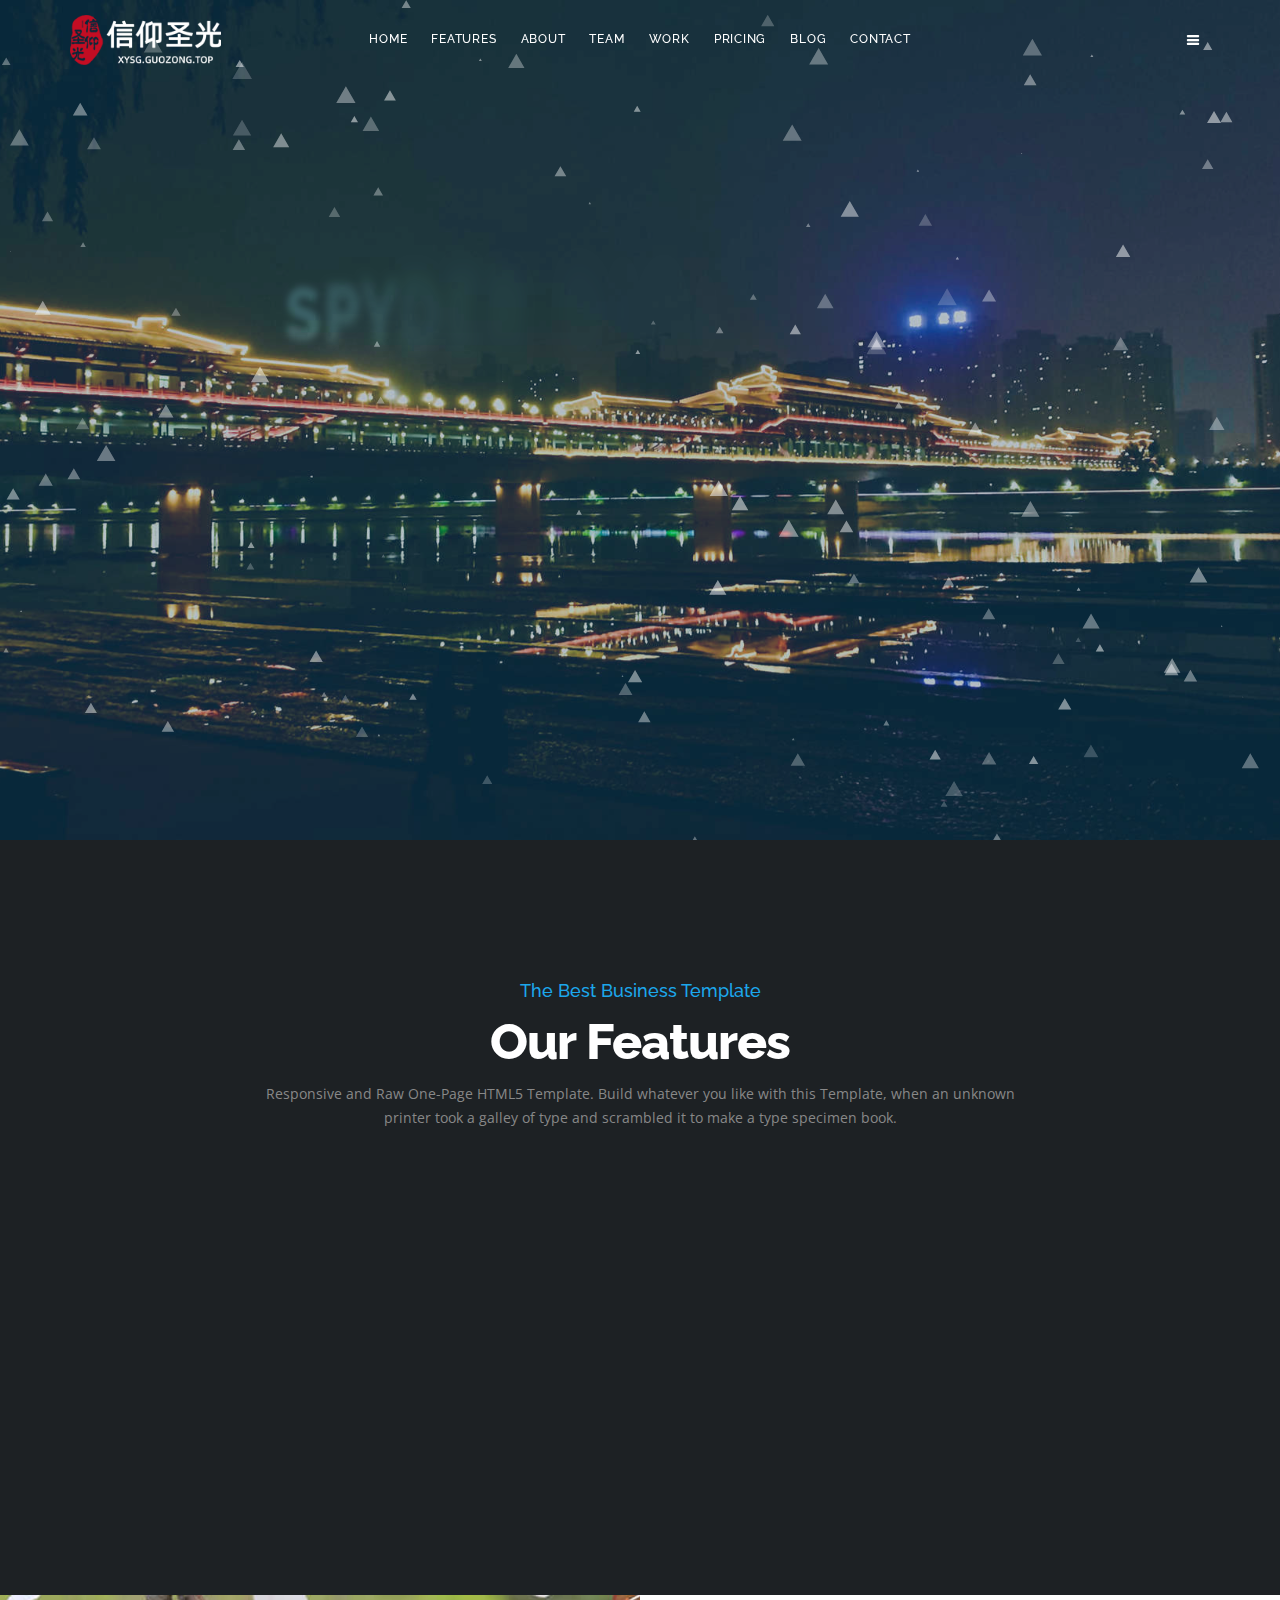
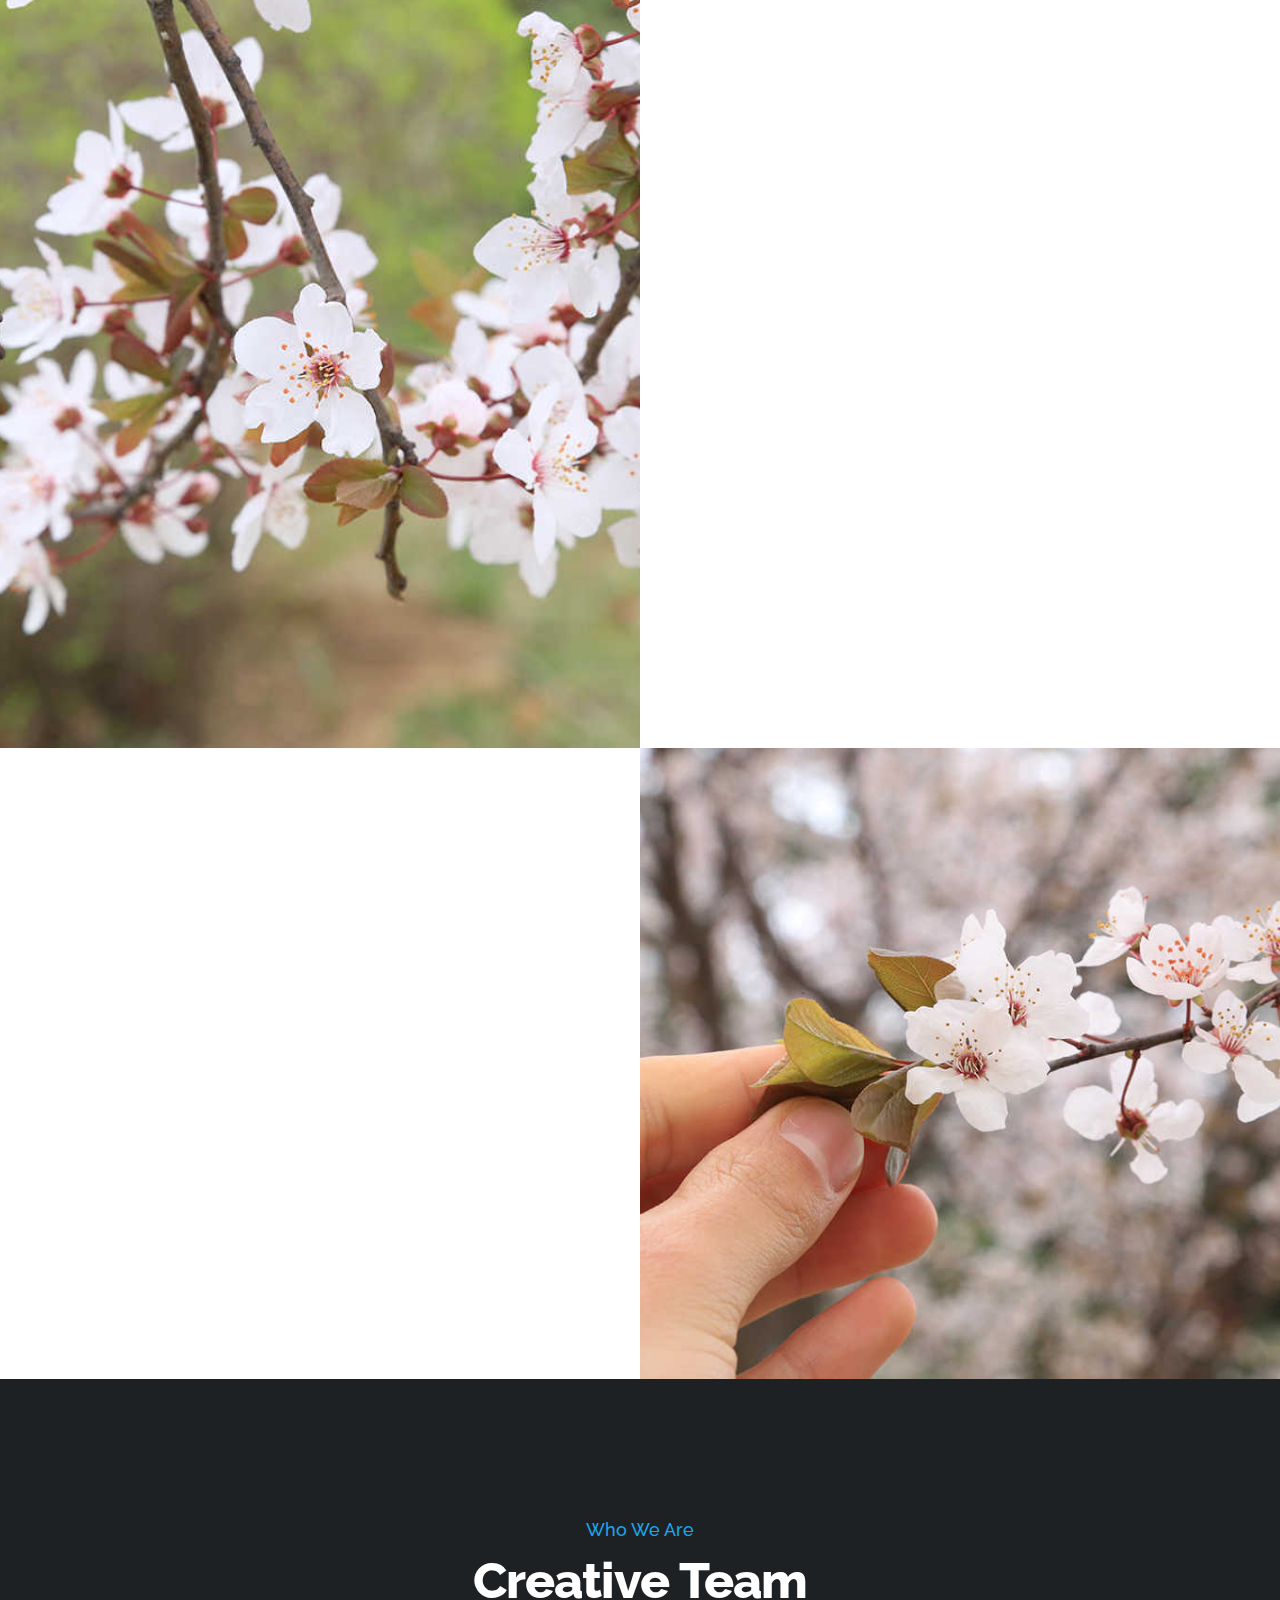
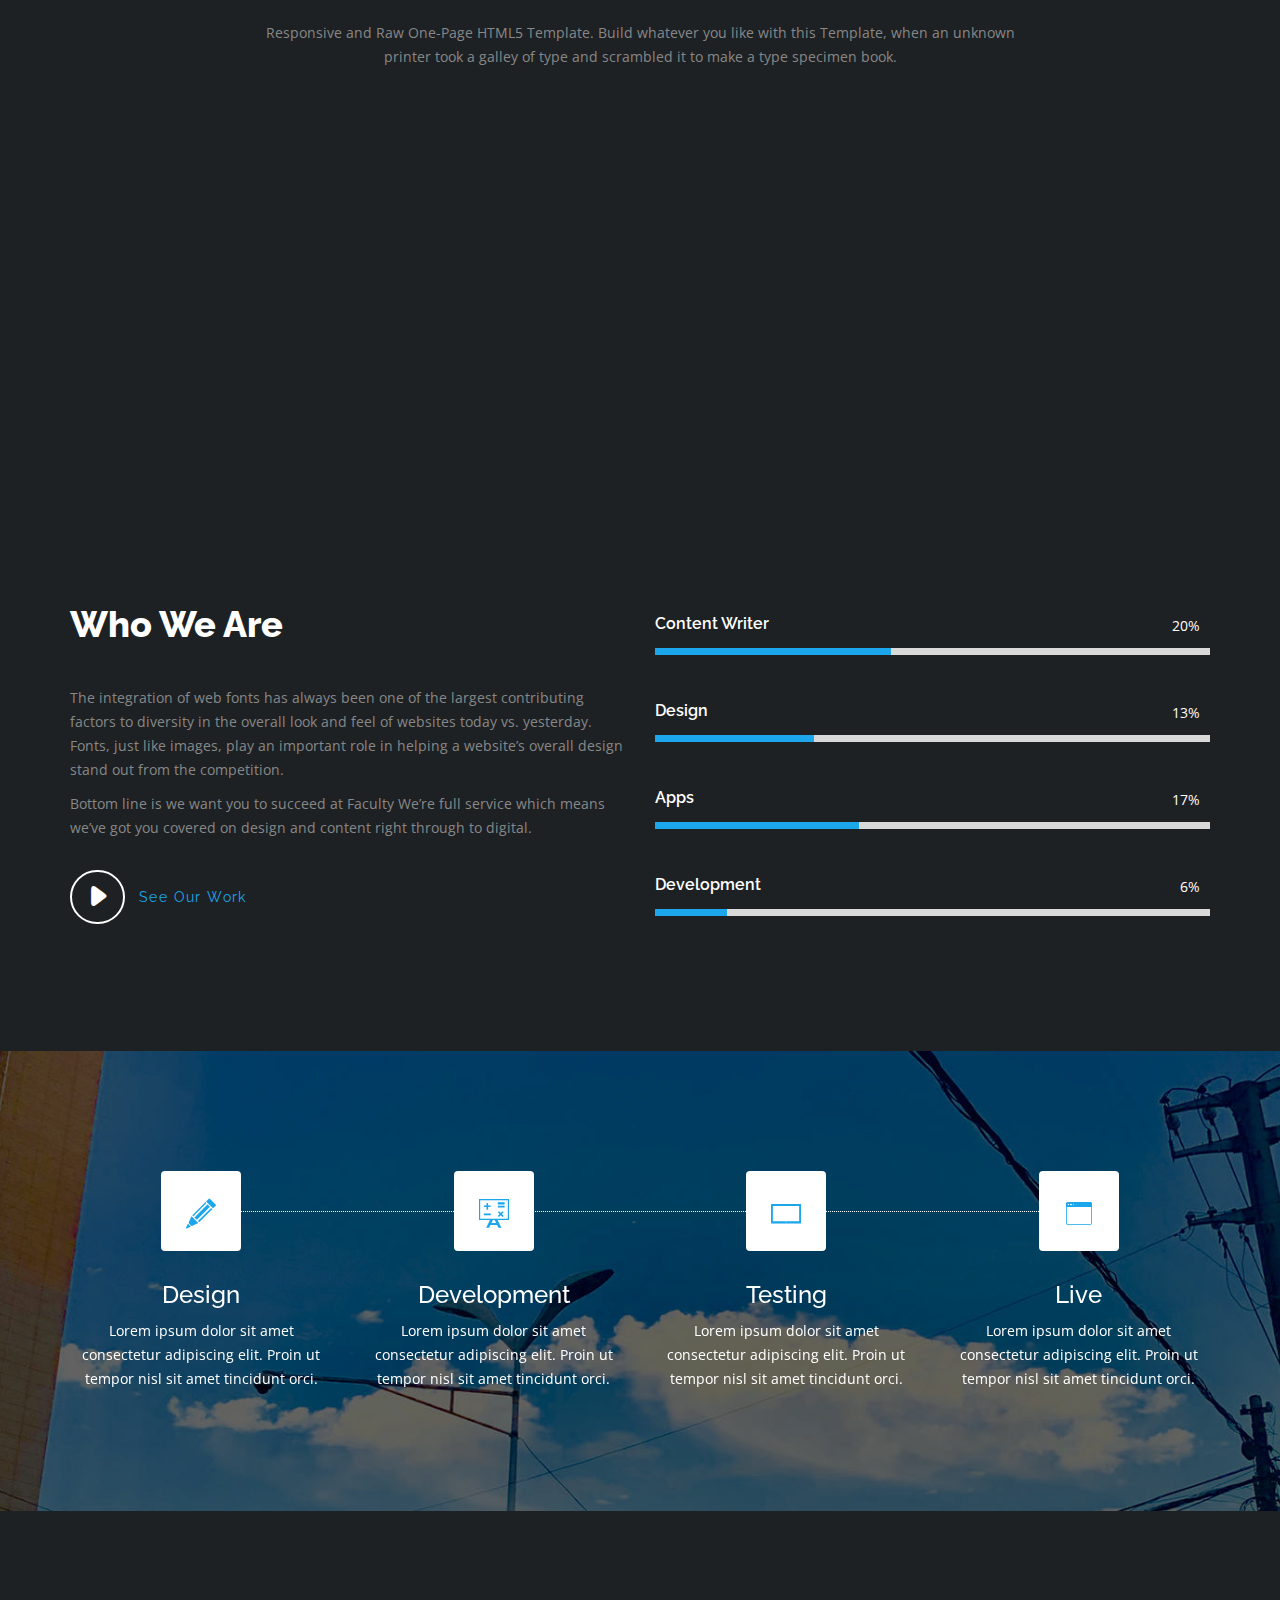
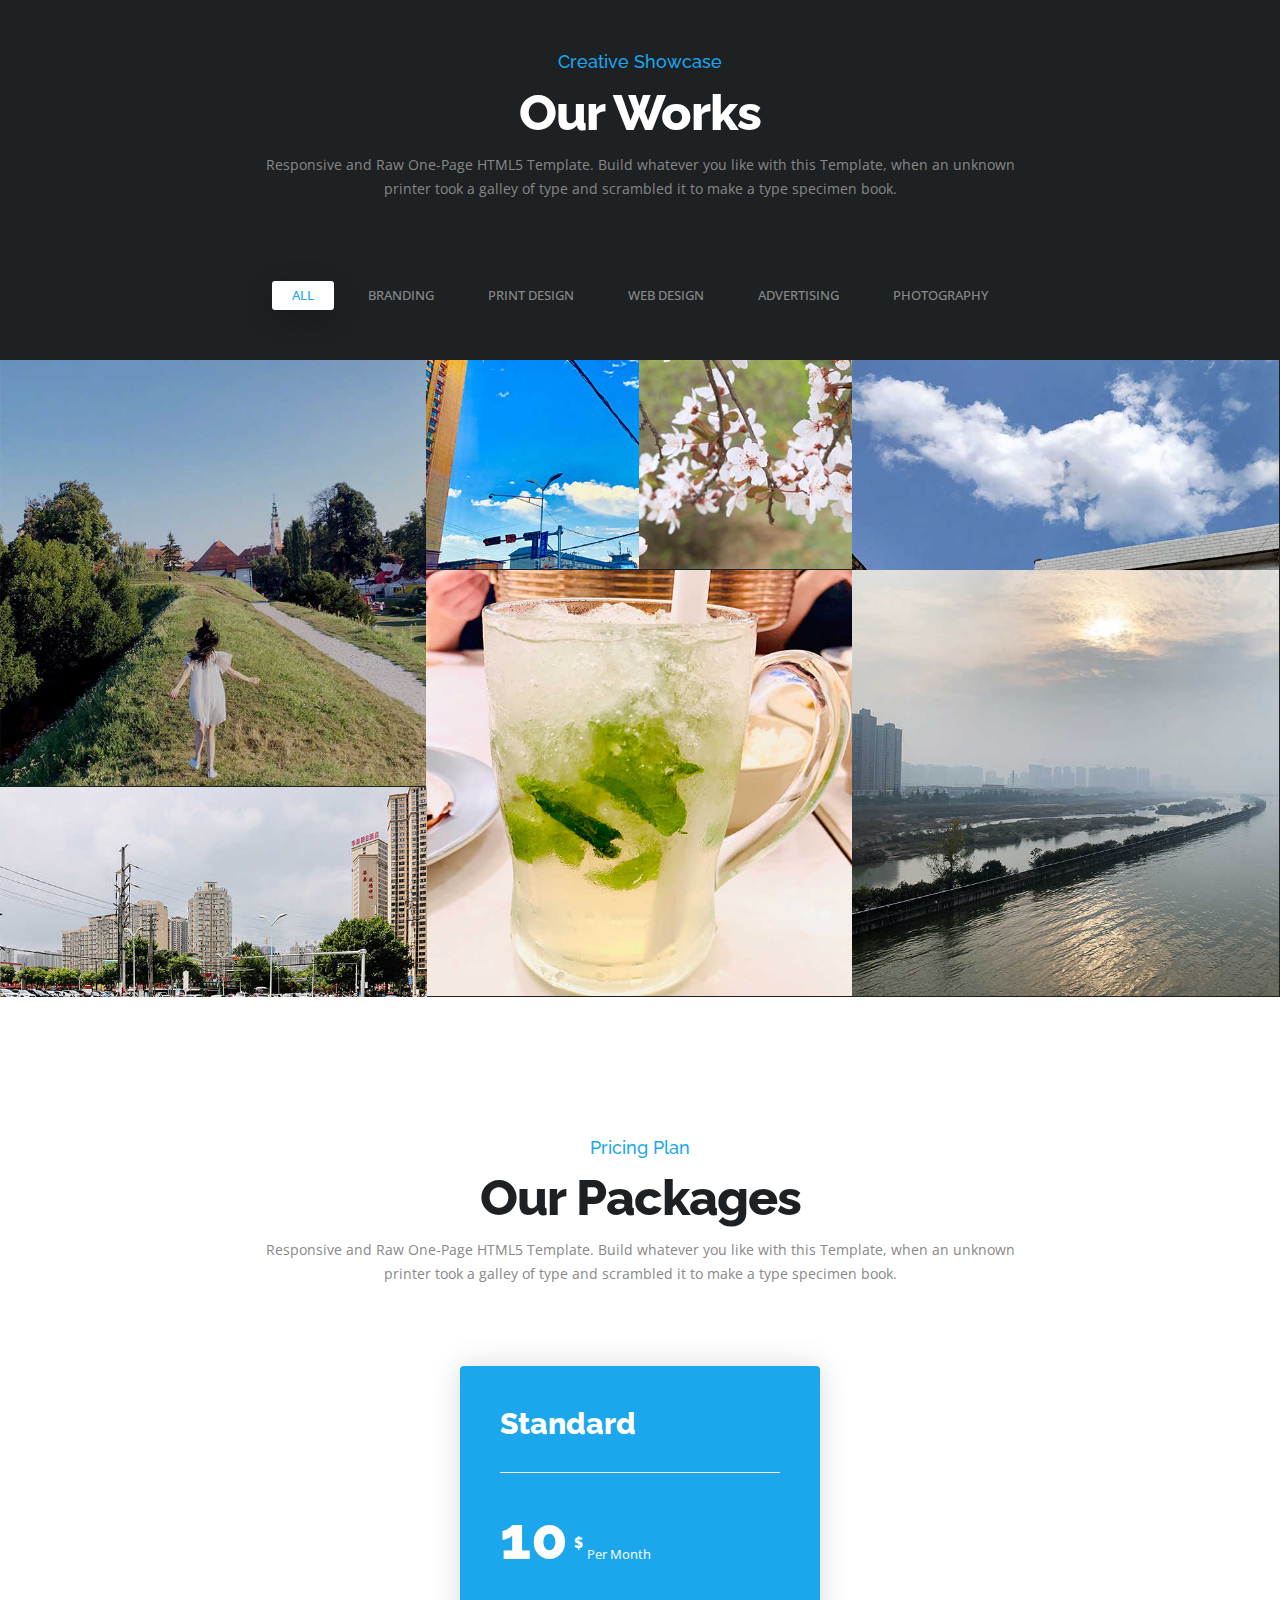
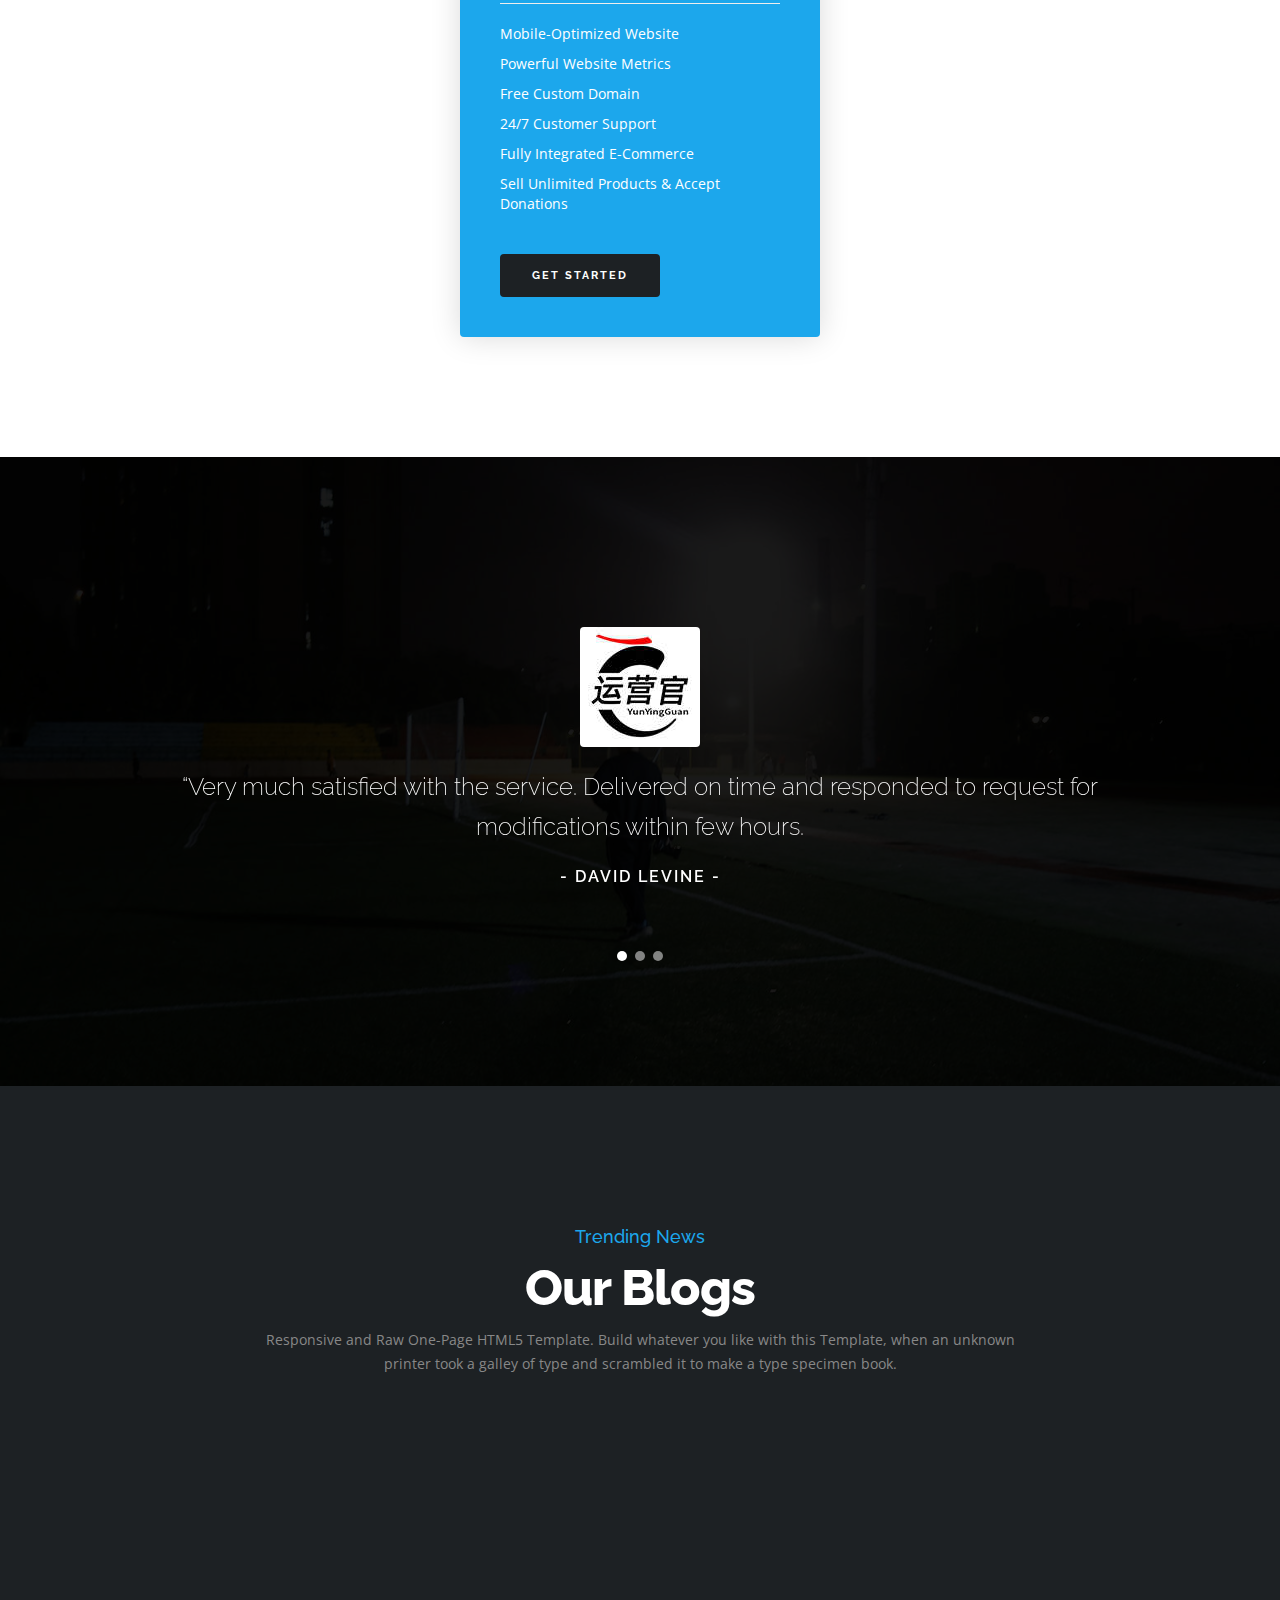
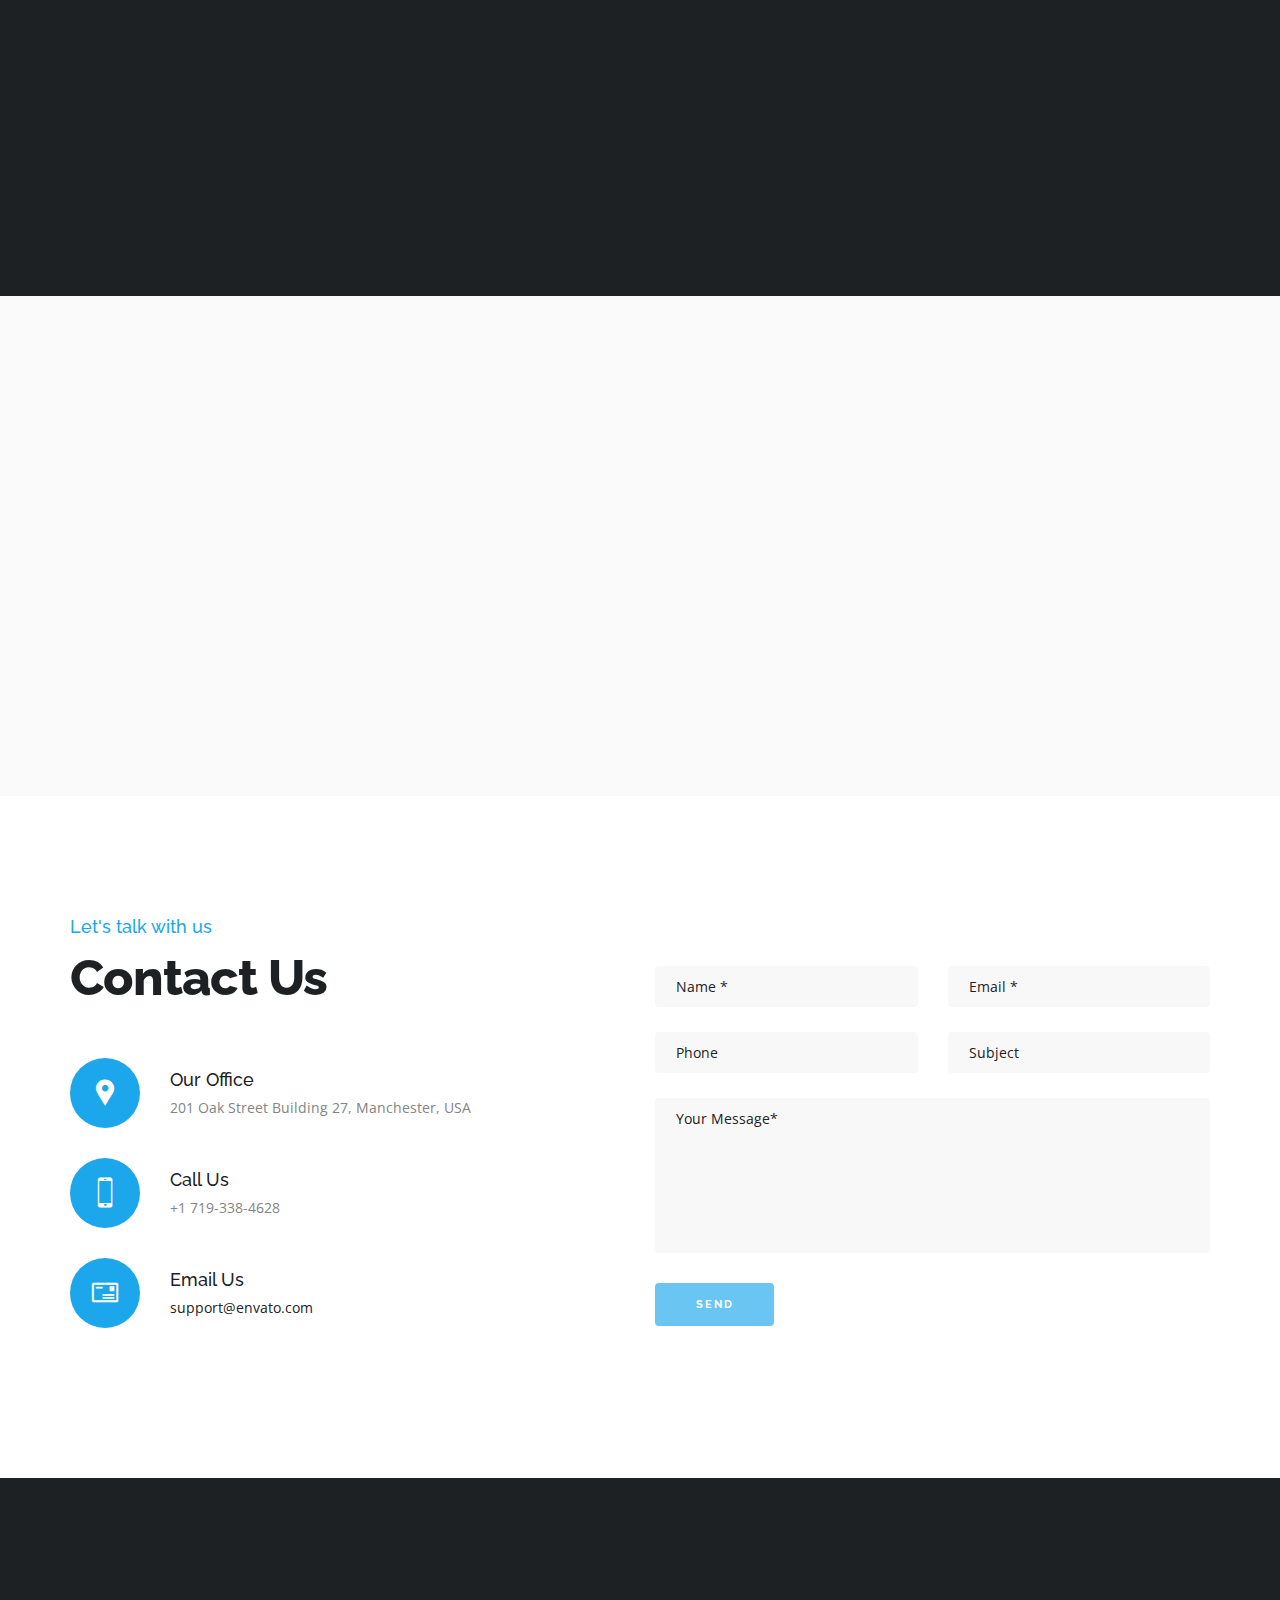
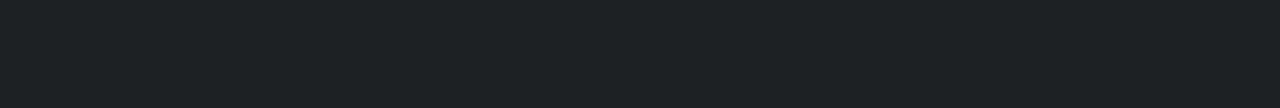
<file: index4.html>
﻿<!DOCTYPE html>
<html lang="en">
<head>
<meta charset="utf-8">
<meta name="viewport" content="width=device-width, initial-scale=1">
<meta http-equiv="X-UA-Compatible" content="IE=edge">
<title>Spyder - One Page Parallax HTML5 Template</title>
<link rel="shortcut icon" href="assets/images/favicon.ico">

<!-- Core Style Sheets -->
<link rel="stylesheet" href="assets/css/master.css">
<!-- Responsive Style Sheets -->
<link rel="stylesheet" href="assets/css/responsive.css">
<!-- Revolution Style Sheets -->
<link rel="stylesheet" type="text/css" href="revolution/css/settings.css">
<link rel="stylesheet" type="text/css" href="revolution/css/layers.css">
<link rel="stylesheet" type="text/css" href="revolution/css/navigation.css">

</head>
<body>

<!--== Loader Start ==-->
<div id="loader-overlay">
  <div class="loader">
    <div class="spinner-double-dot-in"></div>
  </div>
</div>
<!--== Loader End ==-->

<!--== Wrapper Start ==-->
<div class="wrapper">

  <!--== Header Start ==-->
  <nav class="navbar navbar-default navbar-fixed navbar-transparent white bootsnav on no-full no-border studio">
  	<div class="container">
      <!--== Start Atribute Navigation ==-->
      <div class="attr-nav hidden-xs sm-display-none">
        <ul>
          <li class="side-menu"><a href="#"><i class="icofont icofont-navigation-menu"></i></a></li>
        </ul>
      </div>
      <!--== End Atribute Navigation ==-->

      <!--== Start Header Navigation ==-->
      <div class="navbar-header">
        <button type="button" class="navbar-toggle" data-toggle="collapse" data-target="#navbar-menu"> <i class="tr-icon ion-android-menu"></i> </button>
        <div class="logo"> <a href="index.html"><img class="logo logo-display" src="assets/images/logo-white.png" alt=""> <img class="logo logo-scrolled" src="assets/images/logo-black.png" alt=""> </a> </div>
      </div>
      <!--== End Header Navigation ==-->

      <!--== Collect the nav links, forms, and other content for toggling ==-->
      <div class="collapse navbar-collapse" id="navbar-menu">
        <ul class="nav navbar-nav navbar-center" data-in="fadeIn" data-out="fadeOut">
          <li><a class="page-scroll" href="#home">Home</a></li>
          <li><a class="page-scroll" href="#feature">Features</a></li>
          <li><a class="page-scroll" href="#about">About</a></li>
          <li><a class="page-scroll" href="#team">Team</a></li>
          <li><a class="page-scroll" href="#work">Work</a></li>
          <li><a class="page-scroll" href="#pricing">Pricing</a></li>
          <li><a class="page-scroll" href="#blog">Blog</a></li>
          <li><a class="page-scroll" href="#contact">Contact</a></li>
        </ul>
      </div>
      <!--== /.navbar-collapse ==-->
    </div>

    <!-- Start Side Menu -->
    <div class="side dark-bg">
    		<a href="index.html" class="logo-side"><img src="assets/images/logo-white.png" alt="side-logo"/></a>
            <a href="#" class="close-side"><i class="icofont icofont-close"></i></a>
            <div class="widget mt-120">
              <ul class="link">
                <li class="link-item"><a class="page-scroll" href="#home">Home</a></li>
                <li class="link-item"><a class="page-scroll" href="#feature">Features</a></li>
                <li class="link-item"><a class="page-scroll" href="#about">About</a></li>
                <li class="link-item"><a class="page-scroll" href="#team">Team</a></li>
                <li class="link-item"><a class="page-scroll" href="#work">Work</a></li>
                <li class="link-item"><a class="page-scroll" href="#pricing">Pricing</a></li>
                <li class="link-item"><a class="page-scroll" href="#blog">Blog</a></li>
                <li class="link-item"><a class="page-scroll" href="#contact">Contact</a></li>
              </ul>
            </div>
            <ul class="social-media">
              <li><a href="#" class="icofont icofont-facebook"></a></li>
              <li><a href="#" class="icofont icofont-twitter"></a></li>
              <li><a href="#" class="icofont icofont-behance"></a></li>
              <li><a href="#" class="icofont icofont-social-dribble"></a></li>
              <li><a href="#" class="icofont icofont-linkedin"></a></li>
            </ul>
     </div>
     <!-- End Side Menu -->

  </nav>
  <!--== Header End ==-->

  <!--== Hero Slider Start ==-->
  <div class="remove-padding transition-none" id="home">
    <div id="rev_slider_6_1_wrapper" class="rev_slider_wrapper fullscreen-container" data-alias="particle-effect-two5" data-source="gallery" style="background:#7b8f9a;padding:0px;">
		<!-- START REVOLUTION SLIDER 5.4.1 fullscreen mode -->
			<div id="rev_slider_6_1" class="rev_slider fullscreenbanner" style="display:none;" data-version="5.4.1">
		<ul>	<!-- SLIDE  -->
			<li data-index="rs-14" data-transition="fade" data-slotamount="default" data-hideafterloop="0" data-hideslideonmobile="off"  data-easein="Power4.easeOut" data-easeout="Power4.easeOut" data-masterspeed="3000"  data-thumb="assets/images/slides/home-bg-4-100x50.jpg"  data-rotate="0"  data-saveperformance="off"  data-title="Example One" data-param1="" data-param2="" data-param3="" data-param4="" data-param5="" data-param6="" data-param7="" data-param8="" data-param9="" data-param10="" data-description="">
				<!-- MAIN IMAGE -->
				<img src="assets/images/slides/home-bg-4.jpg"  alt=""  data-bgposition="center top" data-kenburns="on" data-duration="30000" data-ease="Linear.easeNone" data-scalestart="100" data-scaleend="130" data-rotatestart="0" data-rotateend="0" data-blurstart="0" data-blurend="0" data-offsetstart="0 0" data-offsetend="0 500" data-bgparallax="4" class="rev-slidebg" data-no-retina>
				<!-- LAYERS -->

				<!-- LAYER NR. 1 -->
				<div class="tp-caption tp-shape tp-shapewrapper "
					 id="slide-14-layer-12"
					 data-x="['center','center','center','center']" data-hoffset="['0','0','0','0']"
					 data-y="['middle','middle','middle','middle']" data-voffset="['0','0','0','0']"
					data-width="full"
					data-height="full"
					data-whitespace="nowrap"

					data-type="shape"
					data-basealign="slide"
					data-responsive_offset="off"
					data-responsive="off"
					data-frames='[{"delay":500,"speed":1000,"frame":"0","from":"opacity:0;","to":"o:1;","ease":"Power4.easeOut"},{"delay":"wait","speed":300,"frame":"999","to":"opacity:0;","ease":"Power3.easeInOut"}]'
					data-textAlign="['inherit','inherit','inherit','inherit']"
					data-paddingtop="[0,0,0,0]"
					data-paddingright="[0,0,0,0]"
					data-paddingbottom="[0,0,0,0]"
					data-paddingleft="[0,0,0,0]"
					data-blendmode="screen"

					style="z-index: 5;background-color:rgba(0,38,59,1);"> </div>

				<!-- LAYER NR. 2 -->
				<div class="tp-caption   tp-resizeme"
					 id="slide-14-layer-6"
					 data-x="['center','center','center','center']" data-hoffset="['0','0','0','0']"
					 data-y="['middle','middle','middle','middle']" data-voffset="['-70','-90','-100','-100']"
					data-fontsize="['60','60','40','40']"
					data-lineheight="['80','80','60','60']"
					data-width="none"
					data-height="none"
					data-whitespace="nowrap"

					data-type="text"
					data-responsive_offset="on"
					data-wrapper_class="tp-nopointer"

					data-frames='[{"delay":500,"split":"chars","splitdelay":0.02,"speed":500,"frame":"0","from":"x:-100px;sX:1;sY:2;opacity:0;fb:10px;","to":"o:1;fb:0;","ease":"Power3.easeInOut"},{"delay":"wait","speed":300,"frame":"999","to":"auto:auto;fb:0;","ease":"Power3.easeInOut"}]'
					data-textAlign="['center','center','center','center']"
					data-paddingtop="[0,0,0,0]"
					data-paddingright="[20,20,20,20]"
					data-paddingbottom="[0,0,0,0]"
					data-paddingleft="[20,20,20,20]"
					data-blendmode="overlay"

					style="z-index: 6; white-space: nowrap; font-size: 60px; line-height: 80px; font-weight: 800; color: rgba(255,255,255,1);font-family: 'Raleway', sans-serif;letter-spacing:15px;text-transform:uppercase;">Spyder Digital<br/>Studio </div>

				<!-- LAYER NR. 3 -->
				<div class="tp-caption   tp-resizeme"
					 id="slide-14-layer-8"
					 data-x="['center','center','center','center']" data-hoffset="['0','0','0','0']"
					 data-y="['middle','middle','middle','middle']" data-voffset="['80','60','30','30']"
					data-width="['none','none','361','330']"
					data-height="none"
					data-whitespace="['nowrap','nowrap','normal','normal']"

					data-type="text"
					data-responsive_offset="on"
					data-wrapper_class="tp-nopointer"

					data-frames='[{"delay":1000,"speed":1000,"frame":"0","from":"y:20px;sX:1;sY:1;opacity:0;fb:10px;","to":"o:1;fb:0;","ease":"Power4.easeOut"},{"delay":"wait","speed":600,"frame":"999","to":"auto:auto;fb:0;","ease":"Power3.easeInOut"}]'
					data-textAlign="['inherit','inherit','center','center']"
					data-paddingtop="[0,0,0,0]"
					data-paddingright="[0,0,0,0]"
					data-paddingbottom="[0,0,0,0]"
					data-paddingleft="[0,0,0,0]"
					data-blendmode="overlay"

					style="z-index: 7; white-space: nowrap; font-size: 17px; line-height: 25px; font-weight: 800; color: rgba(255,255,255,1);font-family:Poppins;letter-spacing:10px;text-transform:uppercase;font-family: 'Raleway', sans-serif;">New HTML Templates Generation </div>

				<!-- LAYER NR. 4 -->
				<div class="tp-caption rev-btn  tp-resizeme"
					 id="slide-14-layer-10"
					 data-x="['center','center','center','center']" data-hoffset="['0','0','0','0']"
					 data-y="['middle','middle','middle','middle']" data-voffset="['160','140','120','110']"
					data-width="none"
					data-height="none"
					data-whitespace="nowrap"

					data-type="button"
					data-actions='[{"event":"click","action":"scrollbelow","offset":"px","delay":"","speed":"300","ease":"Linear.easeNone"}]'
					data-responsive_offset="on"

					data-frames='[{"delay":1600,"speed":1000,"frame":"0","from":"y:20px;opacity:0;fb:10px;","to":"o:1;fb:0;","ease":"Power4.easeOut"},{"delay":"wait","speed":600,"frame":"999","to":"auto:auto;fb:0;","ease":"Power3.easeInOut"},{"frame":"hover","speed":"300","ease":"Linear.easeNone","to":"o:1;rX:0;rY:0;rZ:0;z:0;fb:0;","style":"c:rgba(255,255,255,1);bg:rgba(0,0,0,1);bc:transparent;"}]'
					data-textAlign="['inherit','inherit','inherit','inherit']"
					data-paddingtop="[0,0,0,0]"
					data-paddingright="[50,50,50,50]"
					data-paddingbottom="[0,0,0,0]"
					data-paddingleft="[50,50,50,50]"
					data-blendmode="overlay"

					style="z-index: 8; white-space: nowrap; font-size: 17px; line-height: 50px; font-weight: 600; color: rgba(0,0,0,1);font-family: 'Raleway', sans-serif;background-color:rgba(255,255,255,1);border-radius:4px 4px 4px 4px;outline:none;box-shadow:none;box-sizing:border-box;-moz-box-sizing:border-box;-webkit-box-sizing:border-box;cursor:pointer;">Keep Reading <i class="icofont icofont-arrow-down"></i> </div>
			</li>
		</ul>
		<div class="tp-bannertimer tp-bottom" style="visibility: hidden !important;"></div>	</div>
		</div><!-- END REVOLUTION SLIDER -->
  </div>
  <!--== Hero Slider End ==-->

  <!--== Who We Are Start ==-->
  <div class="dark-bg pt-120 pb-120" id="feature">
    <div class="container">
      <div class="row">
        <div class="col-md-8 centerize-col text-center">
          <div class="section-title">
            <h4 class="default-color">The Best Business Template</h4>
            <h1 class="white-color">Our Features</h1>
            <p>
              Responsive and Raw One-Page HTML5 Template. Build whatever you like with this Template, when an unknown printer took a galley of type and scrambled it to make a type specimen book.
            </p>
          </div>
        </div>
      </div>
      <div class="row mt-50">
        <div class="col-md-3 col-sm-6 col-xs-12">
         <div class="feature-box text-center xs-mb-30 sm-mb-30 feature-box-default-bg dark-border center-feature wow fadeInLeft" data-wow-delay="0.1s">
         	  <i class="icofont icofont-code-alt font-40px"></i>
          	<h4 class="mt-0 font-600 white-color">Friendly Codes</h4>
          	<p class="font-400">Lorem Ipsum is simply dummy text of the printing and typesetting industry.</p>
          </div>
        </div>
        <div class="col-md-3 col-sm-6 col-xs-12">
         <div class="feature-box text-center xs-mb-30 sm-mb-30 feature-box-default-bg dark-border center-feature wow fadeInUp" data-wow-delay="0.2s">
         	 <i class="icofont icofont-electron font-40px"></i>
          	<h4 class="mt-0 font-600 white-color">SEO Optimized</h4>
          	<p class="font-400">Lorem Ipsum is simply dummy text of the printing and typesetting industry.</p>
          </div>
        </div>
        <div class="col-md-3 col-sm-6 col-xs-12">
         <div class="feature-box text-center xs-mb-30 feature-box-default-bg dark-border center-feature wow fadeInDown" data-wow-delay="0.3s">
         	 <i class="icofont icofont-rocket-alt-2 font-40px"></i>
          	<h4 class="mt-0 font-600 white-color">Fast Support</h4>
          	<p class="font-400">Lorem Ipsum is simply dummy text of the printing and typesetting industry.</p>
          </div>
        </div>
        <div class="col-md-3 col-sm-6 col-xs-12">
         <div class="feature-box text-center feature-box-default-bg dark-border center-feature wow fadeInRight" data-wow-delay="0.4s">
         	 <i class="icofont icofont-windows-lumia font-40px"></i>
          	<h4 class="mt-0 font-600 white-color">Fully Responsive</h4>
          	<p class="font-400">Lorem Ipsum is simply dummy text of the printing and typesetting industry.</p>
          </div>
        </div>
      </div>
    </div>
  </div>
  <!--== Who We Are End ==-->

  <!--== About Company Start ==-->
  <div class="white-bg pt-0 pb-0 about-section sm-pt-50 sm-pb-50" id="about">
    <div class="col-md-6 col-sm-6 bg-flex bg-flex-left">
      <div class="bg-flex-holder bg-flex-cover" style="background-image: url(assets/images/bg-left-img-2.jpg);"></div>
    </div>
    <div class="container-fluid">
      <div class="col-md-6 col-sm-6 col-md-offset-6 col-sm-offset-6">
          <div class="col-inner spacer text-left wow fadeInLeft" data-wow-delay="0.1s">
            <div class="mission-section xs-mb-80">
              <div class="section-title">
                <h4 class="default-color">We Create Awesome Stuff</h4>
                <h1>Our Services</h1>
                <p>Responsive and Raw One-Page HTML5 Template. Build whatever you like with this Template, when an unknown printer took a galley of type and scrambled it to make a type specimen book.</p>
              </div>
              <div class="icon-text feature-box-2 mb-30 clearfix">
                <div class="icon">
                  <i class="icofont icofont-gear font-30px white-color"></i>
                </div>
                <h3 class="mt-0 font-600">Powerful Options</h3>
                <div class="dis">
                  We focus on the needs of small to middle market businesses.
                </div>
              </div>
              <div class="icon-text feature-box-2 mb-30 clearfix">
                <div class="icon">
                  <i class="icofont icofont-responsive font-30px white-color"></i>
                </div>
                <h3 class="mt-0 font-600">Responsive Design</h3>
                <div class="dis">
                  A great business plan is a foundation of every successful business
                </div>
              </div>
              <div class="icon-text feature-box-2 mb-30 clearfix">
                <div class="icon">
                  <i class="icofont icofont-slightly-smile font-30px white-color"></i>
                </div>
                <h3 class="mt-0 font-600">Happy Clients</h3>
                <div class="dis">
                  We help our clients take advantage of any investment out in the world
                </div>
              </div>
            </div>
          </div>
        </div>
      </div>
  </div>
  <!--== About Company End ==-->

  <!--== Who We Are Start ==-->
  <div class="white-bg pt-0 pb-0 sm-pt-50 sm-pb-50 about-section">
    <div class="col-md-6 col-sm-6 bg-flex bg-flex-right">
      <div class="bg-flex-holder bg-flex-cover" style="background-image: url(assets/images/bg-left-img.jpg);"></div>
    </div>
    <div class="container-fluid">
      <div class="col-md-6 col-sm-6">
          <div class="col-inner spacer text-left wow fadeInRight" data-wow-delay="0.2s">
            <div class="mission-section xs-mb-80">
              <div class="section-title">
                <h4 class="default-color">Our Mission</h4>
                <h1>About Us</h1>
              </div>
              <p>
                Vivamus enim metus, varius et nunc quis, elementum pharetra turpis. Proin vel massa sed turpis auctor consectetur. Proin rhoncus eleifend pulvinar.
              </p>
              <p>
                Nam suscipit, enim eu semper porta, est magna facilisis lorem, sagittis sollicitudin ipsum ipsum at tortor. Proin diam massa, fermentum eget nisl consequat, viverra accumsan turpis. Maecenas non nunc quis odio dignissim efficitur eget eu leo. Donec ut accumsan metus, sit amet efficitur diam.
              </p>
              <p class="mt-30">
                <a class="btn btn-lg btn-color btn-default">Buy template</a>
              </p>
          </div>
          </div>
        </div>
      </div>
  </div>
  <!--== Who We Are End ==-->

  <!--== Team Start ==-->
  <div class="dark-bg pt-120 pb-120" id="team">
    <div class="container">
      <div class="row">
        <div class="col-md-8 centerize-col text-center">
          <div class="section-title">
            <h4 class="default-color">Who We Are</h4>
            <h1 class="white-color">Creative Team</h1>
            <p>
              Responsive and Raw One-Page HTML5 Template. Build whatever you like with this Template, when an unknown printer took a galley of type and scrambled it to make a type specimen book.
            </p>
          </div>
        </div>
      </div>
      <div class="row mt-50">
          <div class="col-md-3 col-sm-6 col-xs-12 wow fadeInLeft" data-wow-delay="0.1s">
            <div class="team style-2 xs-mb-30 sm-mb-30">
              <div class="team-img">
                <img src="assets/images/team/team-01.jpg" alt="">
                <div class="social-icons-style-02">
                  <ul class="sm-icon mt-20 mb-0">
                    <li><a class="fb" href="#."><i class="icofont icofont-facebook"></i></a></li>
                    <li><a class="tw" href="#."><i class="icofont icofont-twitter"></i></a></li>
                    <li><a class="be" href="#."><i class="icofont icofont-behance"></i></a></li>
                    <li><a class="in" href="#."><i class="icofont icofont-linkedin"></i></a></li>
                  </ul>
                </div>
              </div>
              <div class="team-info text-center">
                <h3 class="white-color">Bobby Castro</h3>
                <span class="title default-color">Project Manager</span>
              </div>
            </div>
          </div>
          <!--== Member End ==-->
          <div class="col-md-3 col-sm-6 col-xs-12 wow fadeInUp" data-wow-delay="0.2s">
            <div class="team style-2 xs-mb-30 sm-mb-30">
              <div class="team-img">
                <img src="assets/images/team/team-02.jpg" alt="">
                <div class="social-icons-style-02">
                  <ul class="sm-icon mt-20 mb-0">
                    <li><a class="fb" href="#."><i class="icofont icofont-facebook"></i></a></li>
                    <li><a class="tw" href="#."><i class="icofont icofont-twitter"></i></a></li>
                    <li><a class="be" href="#."><i class="icofont icofont-behance"></i></a></li>
                    <li><a class="in" href="#."><i class="icofont icofont-linkedin"></i></a></li>
                  </ul>
                </div>
              </div>
              <div class="team-info text-center">
                <h3 class="white-color">Luara Prior</h3>
                <span class="title default-color">Marketing Manager</span>
              </div>
            </div>
          </div>
          <!--== Member End ==-->
          <div class="col-md-3 col-sm-6 col-xs-12 wow fadeInDown" data-wow-delay="0.3s">
            <div class="team style-2 xs-mb-30">
              <div class="team-img">
                <img src="assets/images/team/team-03.jpg" alt="">
                <div class="social-icons-style-02">
                  <ul class="sm-icon mt-20 mb-0">
                    <li><a class="fb" href="#."><i class="icofont icofont-facebook"></i></a></li>
                    <li><a class="tw" href="#."><i class="icofont icofont-twitter"></i></a></li>
                    <li><a class="be" href="#."><i class="icofont icofont-behance"></i></a></li>
                    <li><a class="in" href="#."><i class="icofont icofont-linkedin"></i></a></li>
                  </ul>
                </div>
              </div>
              <div class="team-info text-center">
                <h3 class="white-color">Mike Jones</h3>
                <span class="title default-color">Graphics Designer</span>
              </div>
            </div>
          </div>
          <!--== Member End ==-->

          <div class="col-md-3 col-sm-6 col-xs-12 wow fadeInRight" data-wow-delay="0.4s">
            <div class="team style-2">
              <div class="team-img">
                <img src="assets/images/team/team-04.jpg" alt="">
                <div class="social-icons-style-02">
                  <ul class="sm-icon mt-20 mb-0">
                    <li><a class="fb" href="#."><i class="icofont icofont-facebook"></i></a></li>
                    <li><a class="tw" href="#."><i class="icofont icofont-twitter"></i></a></li>
                    <li><a class="be" href="#."><i class="icofont icofont-behance"></i></a></li>
                    <li><a class="in" href="#."><i class="icofont icofont-linkedin"></i></a></li>
                  </ul>
                </div>
              </div>
              <div class="team-info text-center">
                <h3 class="white-color">Heather Doe</h3>
                <span class="title default-color">CEO Company</span>
              </div>
            </div>
          </div>
          <!--== Member End ==-->
      </div>

      <div class="row mt-50">
        <div class="col-md-6 col-sm-6 xs-mb-50">
          <div class="mission-section">
            <h2 class="raleway-font font-800 white-color">Who We Are</h2>
            <p class="mt-40">
              The integration of web fonts has always been one of the largest contributing factors to diversity in the overall look and feel of websites today vs. yesterday. Fonts, just like images, play an important role in helping a website’s overall design stand out from the competition.
            </p>
            <p>
              Bottom line is we want you to succeed at Faculty We’re full service which means we’ve got you covered on design and content right through to digital.
            </p>
            <div class="inline-btn mt-30"><a href="https://www.youtube.com/watch?v=sU3FkzUKHXU" class="btn btn-sm btn-circle btn-zoom btn-light-outline ml-0 popup-youtube btn-animated-none"><i class="icofont icofont-ui-play"></i></a>
            		<p>See Our Work</p>
          	</div>
          </div>
        </div>
        <div class="col-md-6 col-sm-6">
          <div class="skillbar-wrap skillbar-style-02">
              <div class="skillbar white-color" data-percent="98">
                  <span class="skillbar-title">Content Writer</span>
                  <p class="skillbar-bar"></p>
                  <span class="skill-bar-percent"></span>
              </div>
              <!-- End Skill Bar -->

              <div class="skillbar white-color" data-percent="66">
                  <span class="skillbar-title">Design</span>
                  <p class="skillbar-bar"></p>
                  <span class="skill-bar-percent"></span>
              </div>
              <!-- End Skill Bar -->

              <div class="skillbar white-color" data-percent="85">
                  <span class="skillbar-title">Apps</span>
                  <p class="skillbar-bar"></p>
                  <span class="skill-bar-percent"></span>
              </div>
              <!-- End Skill Bar -->

              <div class="skillbar white-color" data-percent="30">
                  <span class="skillbar-title">Development</span>
                  <p class="skillbar-bar"></p>
                  <span class="skill-bar-percent"></span>
              </div>
              <!-- End Skill Bar -->
            </div>
        </div>
      </div>

    </div>

  </div>
  <!--== Team End ==-->

  <!--== Call to Actions Start ==-->
  <section class="parallax-bg fixed-bg sm-pb-80 sm-pt-80" data-parallax-bg-image="assets/images/background/parallax-bg-4.jpg" data-parallax-speed="0.5" data-parallax-direction="up">
    <div class="overlay-bg"></div>
    <div class="container">
      <div class="row our-process-style-02">
        <div class="col-md-3 col-sm-6 col-xs-12 line xs-mb-30 sm-mb-30">
          <div class="icon-wrap white-bg">
            <div class="icon">
              <i class="icofont icofont-edit-alt default-color font-30px"></i>
            </div>
          </div>
          <div class="text-center white-color">
            <h3 class="font-500">Design</h3>
            <p class="mb-0">Lorem ipsum dolor sit amet consectetur adipiscing elit. Proin ut tempor nisl sit amet tincidunt orci.</p>
          </div>
        </div>
        <div class="col-md-3 col-sm-6 col-xs-12 line xs-mb-30 sm-mb-30">
          <div class="icon-wrap white-bg">
            <div class="icon">
              <i class="icofont icofont-mathematical-alt-2 default-color font-30px"></i>
            </div>
          </div>
          <div class="text-center white-color">
            <h3 class="font-500">Development</h3>
            <p class="mb-0">Lorem ipsum dolor sit amet consectetur adipiscing elit. Proin ut tempor nisl sit amet tincidunt orci.</p>
          </div>
        </div>
        <div class="col-md-3 col-sm-6 col-xs-12 line xs-mb-30">
          <div class="icon-wrap white-bg">
            <div class="icon">
              <i class="icofont icofont-surface-tablet default-color font-30px"></i>
            </div>
          </div>
          <div class="text-center white-color">
            <h3 class="font-500">Testing</h3>
            <p class="mb-0">Lorem ipsum dolor sit amet consectetur adipiscing elit. Proin ut tempor nisl sit amet tincidunt orci.</p>
          </div>
        </div>
        <div class="col-md-3 col-sm-6 col-xs-12 line xs-mb-30">
          <div class="icon-wrap white-bg">
            <div class="icon">
              <i class="icofont icofont-interface default-color font-30px"></i>
            </div>
          </div>
          <div class="text-center white-color">
            <h3 class="font-500">Live</h3>
            <p class="mb-0">Lorem ipsum dolor sit amet consectetur adipiscing elit. Proin ut tempor nisl sit amet tincidunt orci.</p>
          </div>
        </div>
      </div>
    </div>
  </section>
  <!--== Call to Actions End ==-->

  <!--== Portfolio Start ==-->
  <div class="dark-bg pb-0 pt-120" id="work">
    <div class="container">
      <div class="row">
        <div class="col-md-8 centerize-col text-center">
          <div class="section-title">
            <h4 class="default-color">Creative Showcase</h4>
            <h1 class="white-color">Our Works</h1>
            <p>
              Responsive and Raw One-Page HTML5 Template. Build whatever you like with this Template, when an unknown printer took a galley of type and scrambled it to make a type specimen book.
            </p>
          </div>
        </div>
      </div>
      <div class="row">
        <div class="col-md-12">
          <div id="portfolio-gallery-filter" class="cbp-l-filters-alignCenter text-sm-center mt-50">
              <div data-filter="*" class="cbp-filter-item-active cbp-filter-item dark">
                  All
              </div>
              <div data-filter=".branding" class="cbp-filter-item">
                  Branding
              </div>
              <div data-filter=".print" class="cbp-filter-item">
                  Print Design
              </div>
              <div data-filter=".web-design" class="cbp-filter-item">
                  Web Design
              </div>
              <div data-filter=".advertising" class="cbp-filter-item">
                  Advertising
              </div>
              <div data-filter=".photography" class="cbp-filter-item">
                  Photography
              </div>
          </div>
        </div>
      </div>
    </div>
    <div class="container-fluid remove-padding">
      <div class="row mt-50">
        <div class="col-md-12">
          <div id="portfolio-gallery" class="cbp">
              <div class="cbp-item branding col-md-4 col-sm-6">
                  <div class="portfolio gallery-image-hover text-center">
                  	<div class="folio-overlay"></div>
                  	<img src="assets/images/portfolio/grid/9.jpg" alt="">
                  	<div class="portfolio-wrap">
               	  		  <div class="portfolio-description">
    								      <h3 class="portfolio-title mt-0">Project Name 1</h3>
    								      <h6 class="links">Branding, Website</h6>
    							      </div>
      						  </div>
      					</div>
              </div>

              <div class="cbp-item branding web-design col-md-2 col-sm-3">
                  <div class="portfolio gallery-image-hover text-center">
                  	<div class="folio-overlay"></div>
                  	<img src="assets/images/portfolio/grid/10.jpg" alt="">
                  	<div class="portfolio-wrap">
               	  		  <div class="portfolio-description">
    								      <h3 class="portfolio-title mt-0">Project Name 2</h3>
    								      <h6 class="links">UI/UX, Website</h6>
    							      </div>
      						  </div>
      					</div>
              </div>

              <div class="cbp-item web-design print col-md-2 col-sm-3">
                  <div class="portfolio gallery-image-hover text-center">
                  	<div class="folio-overlay"></div>
                  	<img src="assets/images/portfolio/grid/11.jpg" alt="">
                  	<div class="portfolio-wrap">
               	  		  <div class="portfolio-description">
    								      <h3 class="portfolio-title mt-0">Project Name 3</h3>
    								      <h6 class="links">Print, Website</h6>
    							      </div>
      						  </div>
      					</div>
              </div>

              <div class="cbp-item web-design advertising col-md-4 col-sm-6">
                  <div class="portfolio gallery-image-hover text-center">
                  	<div class="folio-overlay"></div>
                  	<img src="assets/images/portfolio/grid/12.jpg" alt="">
                  	<div class="portfolio-wrap">
               	  		  <div class="portfolio-description">
    								      <h3 class="portfolio-title mt-0">Project Name 4</h3>
    								      <h6 class="links">Advertising, Website</h6>
    							      </div>
      						  </div>
      					</div>
              </div>

              <div class="cbp-item photography col-md-4 col-sm-6">
                  <div class="portfolio gallery-image-hover text-center">
                  	<div class="folio-overlay"></div>
                  	<img src="assets/images/portfolio/grid/13.jpg" alt="">
                  	<div class="portfolio-wrap">
               	  		  <div class="portfolio-description">
    								      <h3 class="portfolio-title mt-0">Project Name 5</h3>
    								      <h6 class="links">Photography</h6>
    							      </div>
      						  </div>
      					</div>
              </div>

              <div class="cbp-item web-design col-md-4 col-sm-6">
                  <div class="portfolio gallery-image-hover text-center">
                  	<div class="folio-overlay"></div>
                  	<img src="assets/images/portfolio/grid/14.jpg" alt="">
                  	<div class="portfolio-wrap">
               	  		  <div class="portfolio-description">
    								      <h3 class="portfolio-title mt-0">Project Name 6</h3>
    								      <h6 class="links">Website</h6>
    							      </div>
      						  </div>
      					</div>
              </div>

              <div class="cbp-item photography advertising col-md-4 col-sm-6">
                  <div class="portfolio gallery-image-hover text-center">
                  	<div class="folio-overlay"></div>
                  	<img src="assets/images/portfolio/grid/15.jpg" alt="">
                  	<div class="portfolio-wrap">
               	  		  <div class="portfolio-description">
    								      <h3 class="portfolio-title mt-0">Project Name 7</h3>
    								      <h6 class="links">Photography, Advertising</h6>
    							      </div>
      						  </div>
      					</div>
              </div>

            </div>
          </div>
        </div>
    </div>
  </div>
  <!--== Portfolio End ==-->

  <!--== Pricing Table Start ==-->
  <div class="white-bg pt-120 pb-120" id="pricing">
    <div class="container">
      <div class="row">
        <div class="col-md-8 centerize-col text-center">
          <div class="section-title">
            <h4 class="default-color">Pricing Plan</h4>
            <h1>Our Packages</h1>
            <p>
              Responsive and Raw One-Page HTML5 Template. Build whatever you like with this Template, when an unknown printer took a galley of type and scrambled it to make a type specimen book.
            </p>
          </div>
        </div>
      </div>
        <div class="row mt-50">
          <div class="col-md-4 pricing-table col-sm-4 xs-mb-30">
            <div class="pricing-box pricing-box-bg text-left wow fadeInLeft" data-wow-delay="0.1s">
              <div class="plan-name">
                <h3>Basic</h3>
              </div>
              <div class="value">
                <h3>10<span>$</span></h3>
                <span class="per">Per Month</span>
              </div>
              <ul>
              	<li>Mobile-Optimized Website</li>
                  <li>Powerful Website Metrics</li>
                  <li>Free Custom Domain</li>
                  <li>24/7 Customer Support</li>
                  <li>Fully Integrated E-Commerce</li>
                  <li>Sell Unlimited Products &amp; Accept Donations</li>
              </ul>
              <div class="pricing-box-bottom"> <a class="btn btn-dark btn-md btn-default">Get Started</a> </div>
            </div>
          </div>

          <div class="col-md-4 pricing-table col-sm-4 xs-mb-30">
            <div class="pricing-box featured pricing-box-bg text-left">
              <div class="plan-name">
                <h3>Standard</h3>
              </div>
              <div class="value">
                <h3>10<span>$</span></h3>
                <span class="per">Per Month</span>
              </div>
              <ul>
              	<li>Mobile-Optimized Website</li>
                  <li>Powerful Website Metrics</li>
                  <li>Free Custom Domain</li>
                  <li>24/7 Customer Support</li>
                  <li>Fully Integrated E-Commerce</li>
                  <li>Sell Unlimited Products &amp; Accept Donations</li>
              </ul>
              <div class="pricing-box-bottom"> <a class="btn btn-dark btn-md btn-default">Get Started</a> </div>
            </div>
          </div>

          <div class="col-md-4 pricing-table col-sm-4">
            <div class="pricing-box pricing-box-bg text-left wow fadeInRight" data-wow-delay="0.2s">
              <div class="plan-name">
                <h3>Premium</h3>
              </div>
              <div class="value">
                <h3>10<span>$</span></h3>
                <span class="per">Per Month</span>
              </div>
              <ul>
              	<li>Mobile-Optimized Website</li>
                  <li>Powerful Website Metrics</li>
                  <li>Free Custom Domain</li>
                  <li>24/7 Customer Support</li>
                  <li>Fully Integrated E-Commerce</li>
                  <li>Sell Unlimited Products &amp; Accept Donations</li>
              </ul>
              <div class="pricing-box-bottom"> <a class="btn btn-dark btn-md btn-default">Get Started</a> </div>
            </div>
          </div>
        </div>
    </div>
  </div>
  <!--== Pricing Table End ==-->

  <!--== Testimonials Start ==-->
  <section class="parallax-bg fixed-bg sm-pb-80 sm-pt-80" data-parallax-bg-image="assets/images/background/parallax-bg-3.jpg" data-parallax-speed="0.2" data-parallax-direction="up" id="testimonial">
    <div class="dark-overlay-bg"></div>
    <div class="container">
      <div class="row">
          <div class="testimonial-style-6">
          	<div class="col-xs-12">
          		<!--== Slide ==-->
      				<div class="testimonial-item text-center">
      				  <div class="testimonial-content white-color">
                  <img class="img-responsive" src="assets/images/team/avatar-1.jpg" alt="avatar-1">
      				  	<h3 class="mt-20 line-height-40 font-200">“Very much satisfied with the service. Delivered on time and responded to request for modifications within few hours.</h3>
                  <h5 class="font-600 mb-0 white-color text-uppercase letter-spacing-2">- David Levine -</h5>
      				  </div>
      				</div>
          	</div>

          	<div class="col-xs-12">
          		<!--== Slide ==-->
      				<div class="testimonial-item text-center">
                <div class="testimonial-content white-color">
                  <img class="img-responsive" src="assets/images/team/avatar-2.jpg" alt="avatar-2">
      				  	<h3 class="mt-20 line-height-40 font-200">“I’m very happy with the results! They went above and beyond for me and that is always appreciated! I would highly recommend SH to anybody!”</h3>
                  <h5 class="font-600 mb-0 white-color text-uppercase letter-spacing-2">- Kevin SCHER -</h5>
      				  </div>
      				</div>
  			    </div>
      			<div class="col-xs-12">
      				<!--== Slide ==-->
      				<div class="testimonial-item text-center">
                <div class="testimonial-content white-color">
                  <img class="img-responsive" src="assets/images/team/avatar-3.jpg" alt="avatar-3">
      				  	<h3 class="mt-20 line-height-40 font-200">“Great work I got a lot more than what I ordered, they are very legítimas and catchy. I went for one of them for my brand but is always better to have more options.”</h3>
                  <h5 class="font-600 mb-0 white-color text-uppercase letter-spacing-2">- Sam Wander -</h5>
      				  </div>
      				</div>
      			</div>
  		    </div>
        </div>
    </div>
  </section>
  <!--== Testimonials End ==-->

  <!--== Blogs Start ==-->
  <div id="blog" class="dark-bg pt-120 pb-120">
    <div class="container">
      <div class="row">
        <div class="col-md-8 centerize-col text-center">
          <div class="section-title">
            <h4 class="default-color">Trending News</h4>
            <h1 class="white-color">Our Blogs</h1>
            <p>
              Responsive and Raw One-Page HTML5 Template. Build whatever you like with this Template, when an unknown printer took a galley of type and scrambled it to make a type specimen book.
            </p>
          </div>
        </div>
      </div>
      <div class="row mt-50">
        <div class="col-md-4 blog-list">
          <div class="post-wrap xs-mb-30 sm-mb-30 wow fadeInLeft" data-wow-delay="0.1s">
            <div class="post-img">
              <div class="date-box default-bg">
                <div class="day">3</div>
                <div class="month">DEC</div>
              </div>
              <div class="card-category">
                <a href="blog.html" class="btn btn-sm btn-zoom btn-light btn-default">Travel</a>
              </div>
              <div class="item"><img class="img-responsive" src="assets/images/post/post-01.jpg" alt=""/></div>
            </div>

            <div class="post-text white">
              <h3><a href="blog.html">Best WordPress Themes</a></h3>
              <p>
                Lorem ipsum dolor sit amet, consectetur adipisicing elit, sed do eiusmod tempor incididunt ut labore et dolore magna aliqua.
              </p>
              <a href="#" class="btn-text white">Read More</a>
            </div>
          </div>
        </div>
        <div class="col-md-4 blog-list">
          <div class="post-wrap xs-mb-30 sm-mb-30 wow fadeInUp" data-wow-delay="0.2s">
            <div class="post-img">
              <div class="date-box default-bg">
                <div class="day">01</div>
                <div class="month">OCT</div>
              </div>
              <div class="blog-grid-slider slick">
                <div class="item"><img class="img-responsive" src="assets/images/post/post-03.jpg" alt=""/></div>
                <div class="item"><img class="img-responsive" src="assets/images/post/post-04.jpg" alt=""/></div>
              </div>
            </div>
            <div class="post-text white">
              <h3><a href="blog.html">Managing Their Own Websites</a></h3>
              <p>
                Lorem ipsum dolor sit amet, consectetur adipisicing elit, sed do eiusmod tempor incididunt ut labore et dolore magna aliqua.
              </p>
              <a href="#" class="btn-text white">Read More</a>
            </div>
          </div>
        </div>
        <div class="col-md-4 blog-list">
          <div class="post-wrap wow fadeInRight" data-wow-delay="0.3s">
            <div class="post-img">
              <div class="date-box default-bg">
                <div class="day">16</div>
                <div class="month">MAY</div>
              </div>
              <div class="card-category">
                <a href="blog.html" class="btn btn-sm btn-zoom btn-light btn-default">Trending</a>
              </div>
              <div class="item"><img class="img-responsive" src="assets/images/post/post-05.jpg" alt=""/></div>
            </div>
            <div class="post-text white">
              <h3><a href="blog.html">Best Plugins You Need to Know About</a></h3>
              <p>
                Lorem ipsum dolor sit amet, consectetur adipisicing elit, sed do eiusmod tempor incididunt ut labore et dolore magna aliqua.
              </p>
              <a href="#" class="btn-text white">Read More</a>
            </div>
          </div>
        </div>
      </div>
    </div>
  </div>
  <!--== Blogs End ==-->

  <!--== Map Start ==-->
  <div class="container-fluid">
    <div class="row">
      <div class="wide" id="map-style-3"></div>
    </div>
  </div>
  <!--== Map End ==-->

  <!--== Contact Start ==-->
  <div class="white-bg pt-120 pb-120" id="contact">
    <div class="container">
      <div class="row">
        <div class="col-md-6 col-sm-6 col-xs-12">
          <div class="section-title text-left">
            <h4 class="default-color mt-0">Let's talk with us</h4>
            <h1>Contact Us</h1>
          </div>
          <div class="mt-50">
            <div class="icon-text feature-box-2 mb-30 clearfix">
              <div class="icon">
                <i class="icofont icofont-google-map font-30px white-color"></i>
              </div>
              <h3 class="mt-0">Our Office</h3>
              <div class="dis">
                201 Oak Street Building 27, Manchester, USA
              </div>
            </div>
            <div class="icon-text feature-box-2 mb-30 clearfix">
              <div class="icon">
                <i class="icofont icofont-iphone font-30px white-color"></i>
              </div>
              <h3 class="mt-0">Call Us</h3>
              <div class="dis">
                +1 719-338-4628
              </div>
            </div>
            <div class="icon-text feature-box-2 mb-30 clearfix">
              <div class="icon">
                <i class="icofont icofont-mail font-30px white-color"></i>
              </div>
              <h3 class="mt-0">Email Us</h3>
              <div class="dis">
                <a href="mailto:envato.com">support@envato.com</a>
              </div>
            </div>
          </div>

        </div>

        <div class="col-md-6 col-sm-6 col-xs-12">
          <form name="contact-form" id="contact-form" action="php/contact.php" method="POST" class="contact-form-style-01">
            <div class="messages"></div>
            <div class="row mt-50">
              <div class="col-md-12">
                <div class="row">
                  <div class="col-md-6 col-sm-6">
                    <div class="form-group">
                      <label class="sr-only" for="name">Name</label>
                      <input type="text" name="name" class="md-input" id="name" placeholder="Name *" required data-error="Your Name is Required">
                      <div class="help-block with-errors"></div>
                    </div>
                  </div>
                  <div class="col-md-6 col-sm-6">
                    <div class="form-group">
                      <label class="sr-only" for="email">Email</label>
                      <input type="email" name="email" class="md-input" id="email" placeholder="Email *" required="" data-error="Please Enter Valid Email">
                      <div class="help-block with-errors"></div>
                    </div>
                  </div>
                </div>
              </div>
              <div class="col-md-12">
                <div class="row">
                  <div class="col-md-6 col-sm-6">
                    <div class="form-group">
                      <label class="sr-only" for="phone">Phone</label>
                      <input type="text" name="phone" class="md-input" id="phone" placeholder="Phone">
                    </div>
                  </div>
                  <div class="col-md-6 col-sm-6">
                    <div class="form-group">
                      <label class="sr-only" for="subject">Subject</label>
                      <input type="text" name="subject" class="md-input" id="subject" placeholder="Subject">
                    </div>
                  </div>
                </div>
              </div>
              <div class="col-md-12 col-sm-12">
                <div class="form-group">
                  <label class="sr-only" for="message">Your Message *</label>
                  <textarea name="message" class="md-textarea" id="message" rows="7" required data-error="Please, Leave us a message" placeholder="Your Message*"></textarea>
                  <div class="help-block with-errors"></div>
                </div>
              </div>
              <div class="col-md-12 col-sm-12">
                <div class="text-left">
                  <button type="submit" name="submit" class="btn btn-color btn-md btn-default btn-animate remove-margin"><span>Send <i class="ion-android-arrow-forward"></i></span></button>
                </div>
              </div>
            </div>
          </form>
        </div>

      </div>
    </div>
  </div>
  <!--== Contact End ==-->

  <!--== Footer Start ==-->
  <footer class="footer">
    <div class="footer-copyright">
      <div class="container">
        <div class="row wow fadeInUp" data-wow-delay="0.1s">
          <div class="col-md-8 centerize-col text-center">
            <div class="footer-logo">
              <a href="index.html"><img src="assets/images/logo-white.png" class="img-responsive centerize-col" alt="Footer Logo"/></a>
            </div>
            <div class="copy-right">Copyright 2019, All rights By <a href="http://www.bootstrapmb.com/">bootstrapmb</a>.</div>
            <ul class="social-media mt-30 float-none">
              <li><a href="#" class="icofont icofont-facebook"></a></li>
      			  <li><a href="#" class="icofont icofont-twitter"></a></li>
      			  <li><a href="#" class="icofont icofont-behance"></a></li>
      			  <li><a href="#" class="icofont icofont-dribble"></a></li>
              <li><a href="#" class="icofont icofont-linkedin"></a></li>
            </ul>
          </div>
        </div>
      </div>
    </div>
  </footer>
  <!--== Footer End ==-->

  <!--== Go to Top  ==-->
  <a href="javascript:" id="return-to-top"><i class="icofont icofont-arrow-up"></i></a>
  <!--== Go to Top End ==-->

</div>
<!--== Wrapper End ==-->

<!--== Javascript Plugins ==-->
<script src="http://www.google.cn/maps/api/js?key=AIzaSyB1eO-IAC9PhPE5APzZDSs8W40ewuxnsu8"></script>
<script src="assets/js/jquery.min.js"></script>
<script src="assets/js/smoothscroll.js"></script>
<script src="assets/js/plugins.js"></script>
<script src="assets/js/master.js"></script>

<!-- Paricle Add-On Files -->
<link rel='stylesheet' href='revolution/css/revolution.addon.particles.css?ver=1.0.3'/>
<script src='revolution/js/revolution.addon.particles.min.js?ver=1.0.3'></script>

<script>

			var tpj=jQuery;
			var revapi6;
			tpj(document).ready(function() {
				if(tpj("#rev_slider_6_1").revolution == undefined){
					revslider_showDoubleJqueryError("#rev_slider_6_1");
				}else{
					revapi6 = tpj("#rev_slider_6_1").show().revolution({
						sliderType:"hero",
						jsFileLocation:"revolution/js/",
						sliderLayout:"fullscreen",
						dottedOverlay:"none",
						delay:9000,
						particles: {startSlide: "first", endSlide: "last", zIndex: "1",
							particles: {
								number: {value: 100}, color: {value: "#ffffff"},
								shape: {
									type: "triangle", stroke: {width: 0, color: "#ffffff", opacity: 1},
									image: {src: ""}
								},
								opacity: {value: 0.3, random: true, min: 0.1, anim: {enable: false, speed: 1, opacity_min: 0, sync: false}},
								size: {value: 10, random: true, min: 0.5, anim: {enable: false, speed: 40, size_min: 1, sync: false}},
								line_linked: {enable: false, distance: 200, color: "#000000", opacity: 0.2, width: 1},
								move: {enable: true, speed: 1, direction: "top", random: true, min_speed: 3, straight: false, out_mode: "out"}},
							interactivity: {
								events: {onhover: {enable: true, mode: "bubble"}, onclick: {enable: true, mode: "repulse"}},
								modes: {grab: {distance: 400, line_linked: {opacity: 0.5}}, bubble: {distance: 400, size: 0, opacity: 0.05}, repulse: {distance: 500}}
							}
						},
						navigation: {
						},
						responsiveLevels:[1240,1024,778,480],
						visibilityLevels:[1240,1024,778,480],
						gridwidth:[1240,1024,778,480],
						gridheight:[868,768,960,720],
						lazyType:"none",
						parallax: {
							type:"scroll",
							origo:"slidercenter",
							speed:400,
							levels:[5,10,15,20,25,30,35,40,45,46,47,48,49,50,0,55],
						},
						shadow:0,
						spinner:"off",
						autoHeight:"off",
						fullScreenAutoWidth:"off",
						fullScreenAlignForce:"off",
						fullScreenOffsetContainer: "",
						fullScreenOffset: "60px",
						disableProgressBar:"on",
						hideThumbsOnMobile:"off",
						hideSliderAtLimit:0,
						hideCaptionAtLimit:0,
						hideAllCaptionAtLilmit:0,
						debugMode:false,
						fallbacks: {
							simplifyAll:"off",
							disableFocusListener:false,
						}
					});
				}

                RsParticlesAddOn(revapi6);
			});	/*ready*/
		</script>

<!-- Revolution js Files -->
<script src="revolution/js/jquery.themepunch.tools.min.js"></script>
<script src="revolution/js/jquery.themepunch.revolution.min.js"></script>
<script src="revolution/js/revolution.extension.actions.min.js"></script>
<script src="revolution/js/revolution.extension.carousel.min.js"></script>
<script src="revolution/js/revolution.extension.kenburn.min.js"></script>
<script src="revolution/js/revolution.extension.layeranimation.min.js"></script>
<script src="revolution/js/revolution.extension.migration.min.js"></script>
<script src="revolution/js/revolution.extension.navigation.min.js"></script>
<script src="revolution/js/revolution.extension.parallax.min.js"></script>
<script src="revolution/js/revolution.extension.slideanims.min.js"></script>
<script src="revolution/js/revolution.extension.video.min.js"></script>
<!--== Javascript Plugins End ==-->

</body>
</html>
</file>
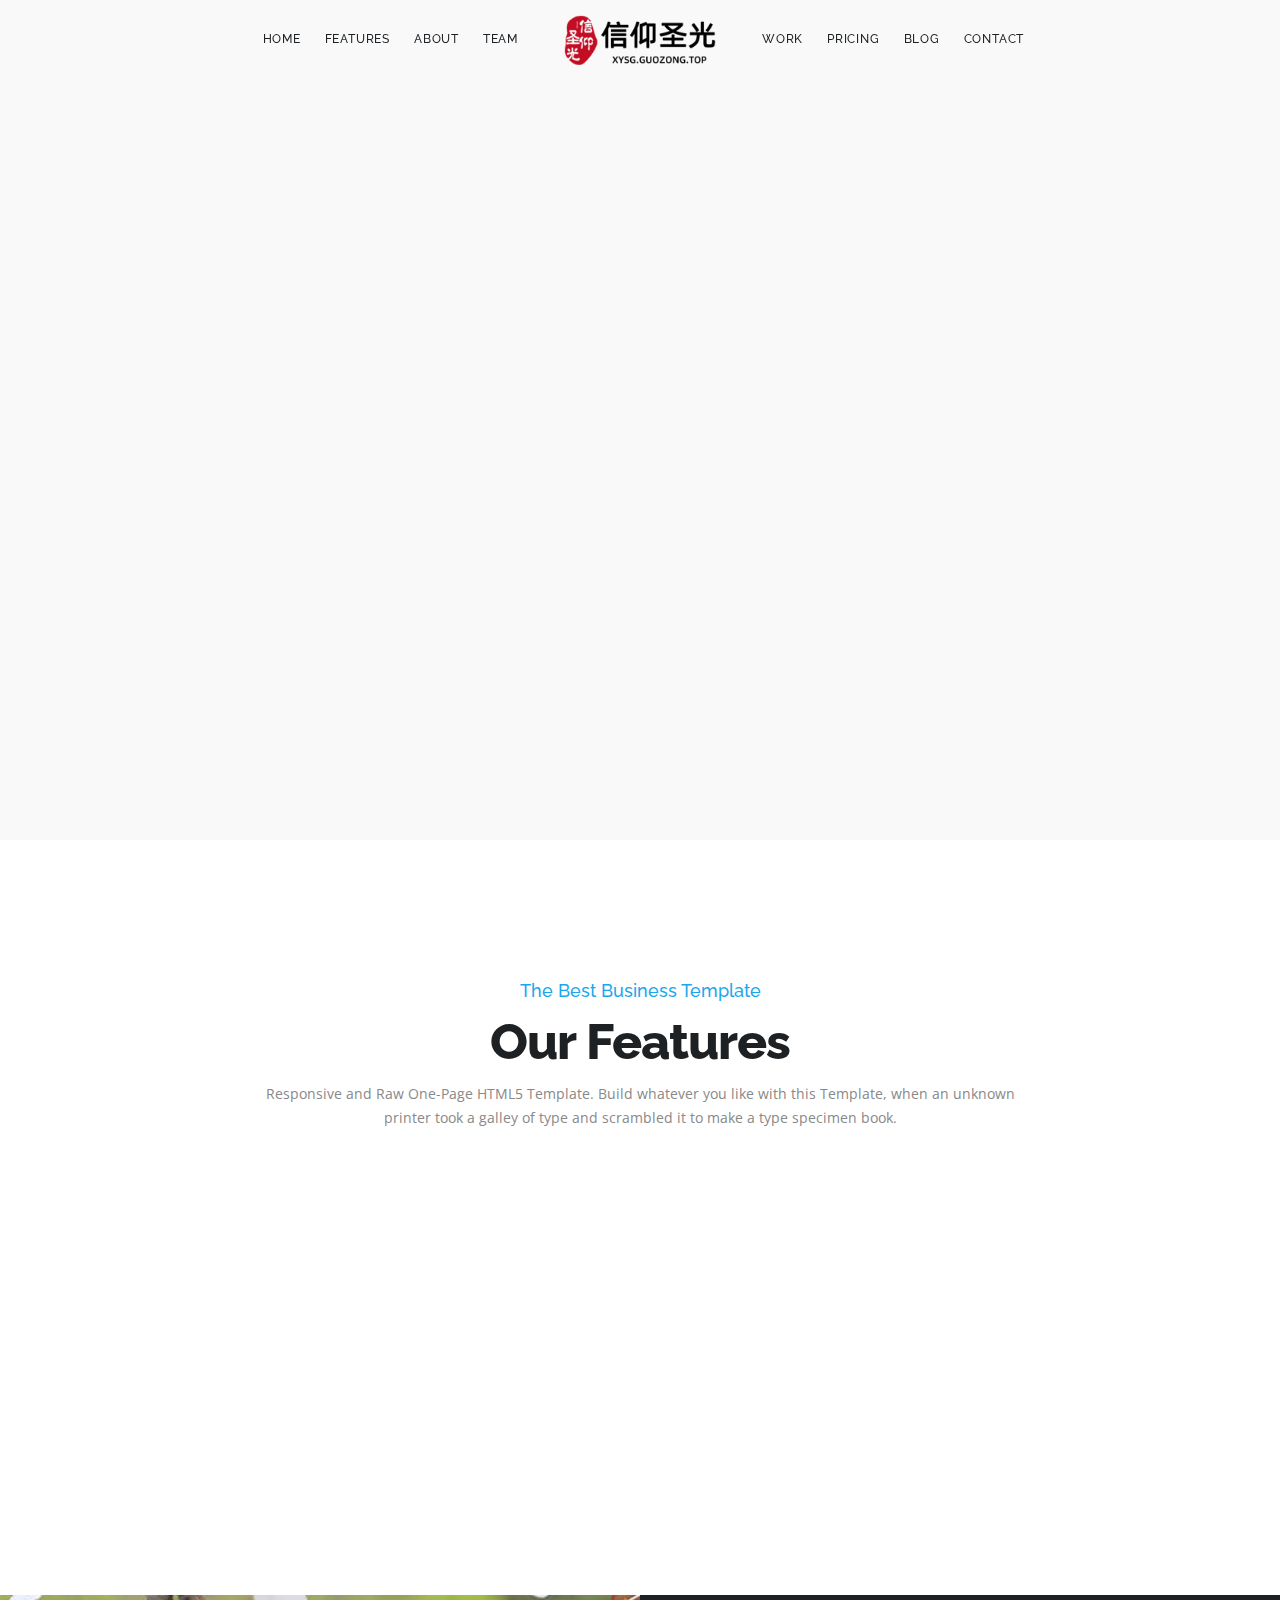
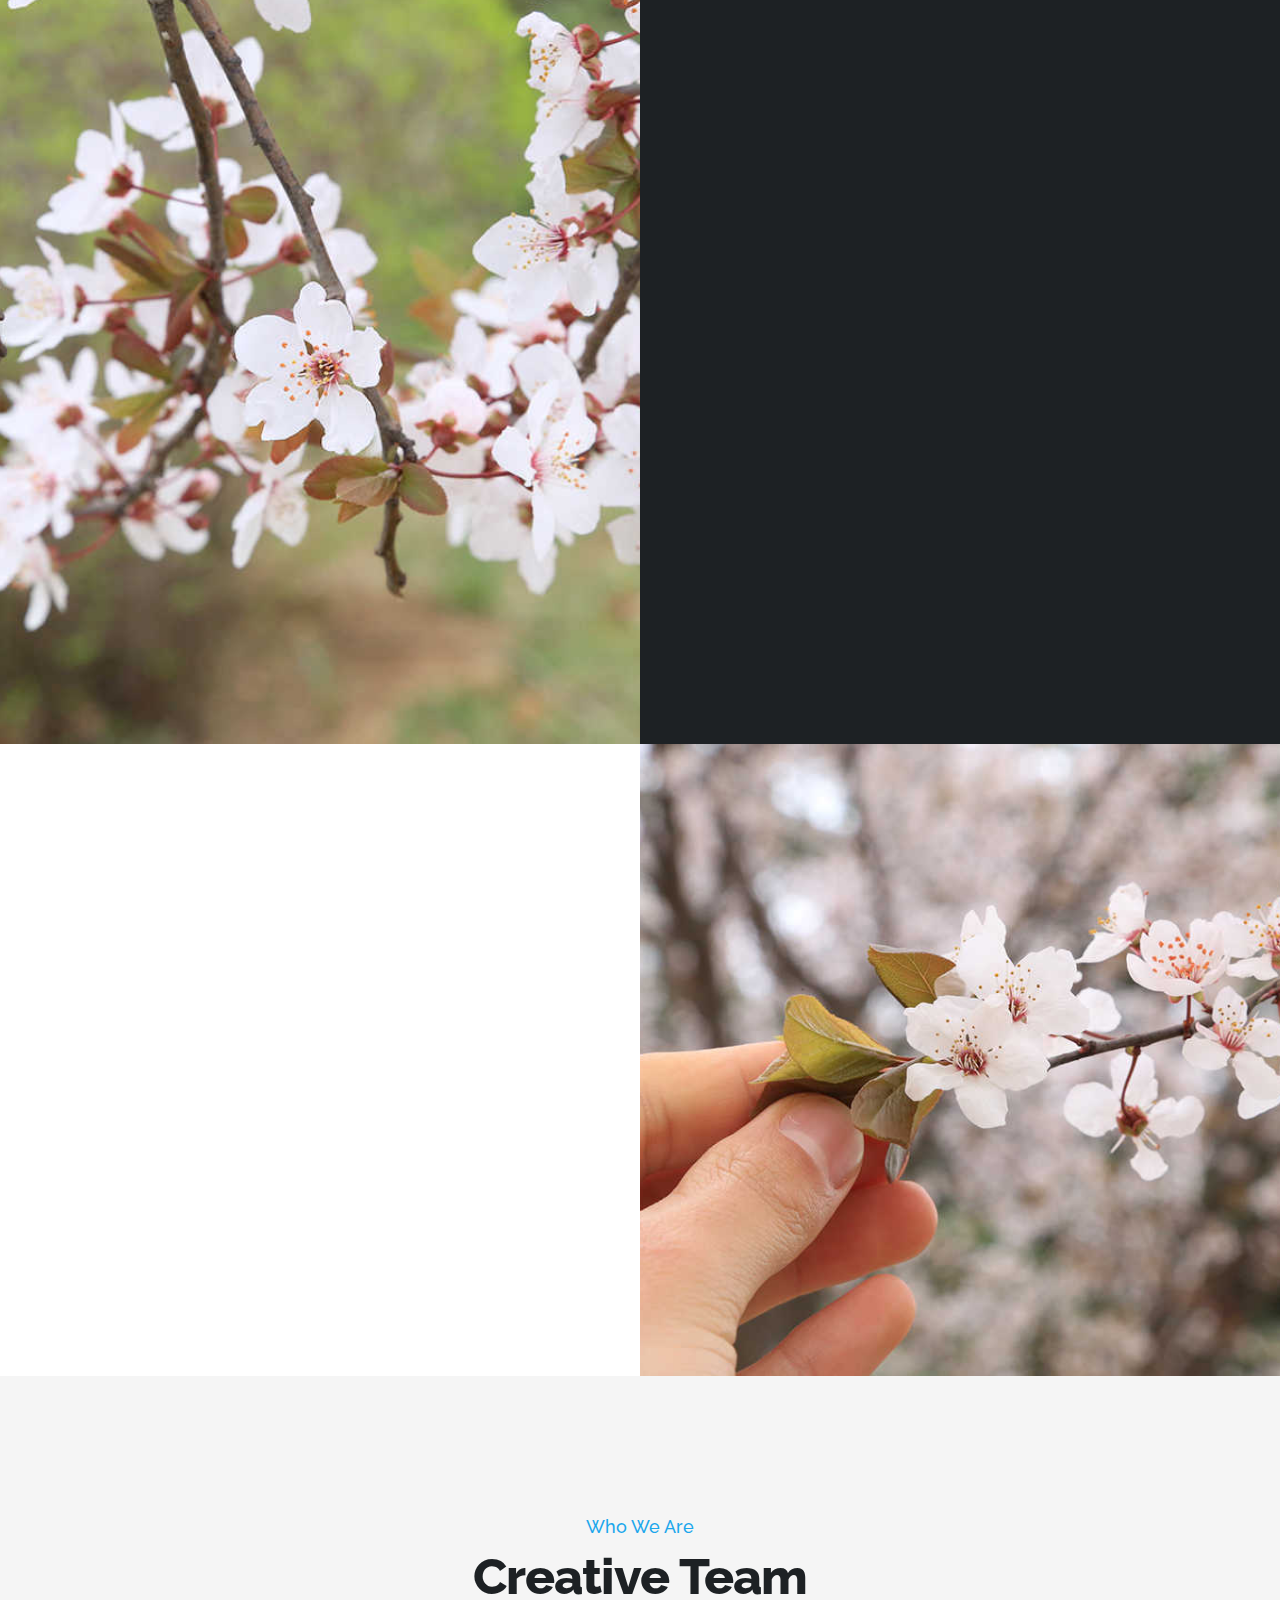
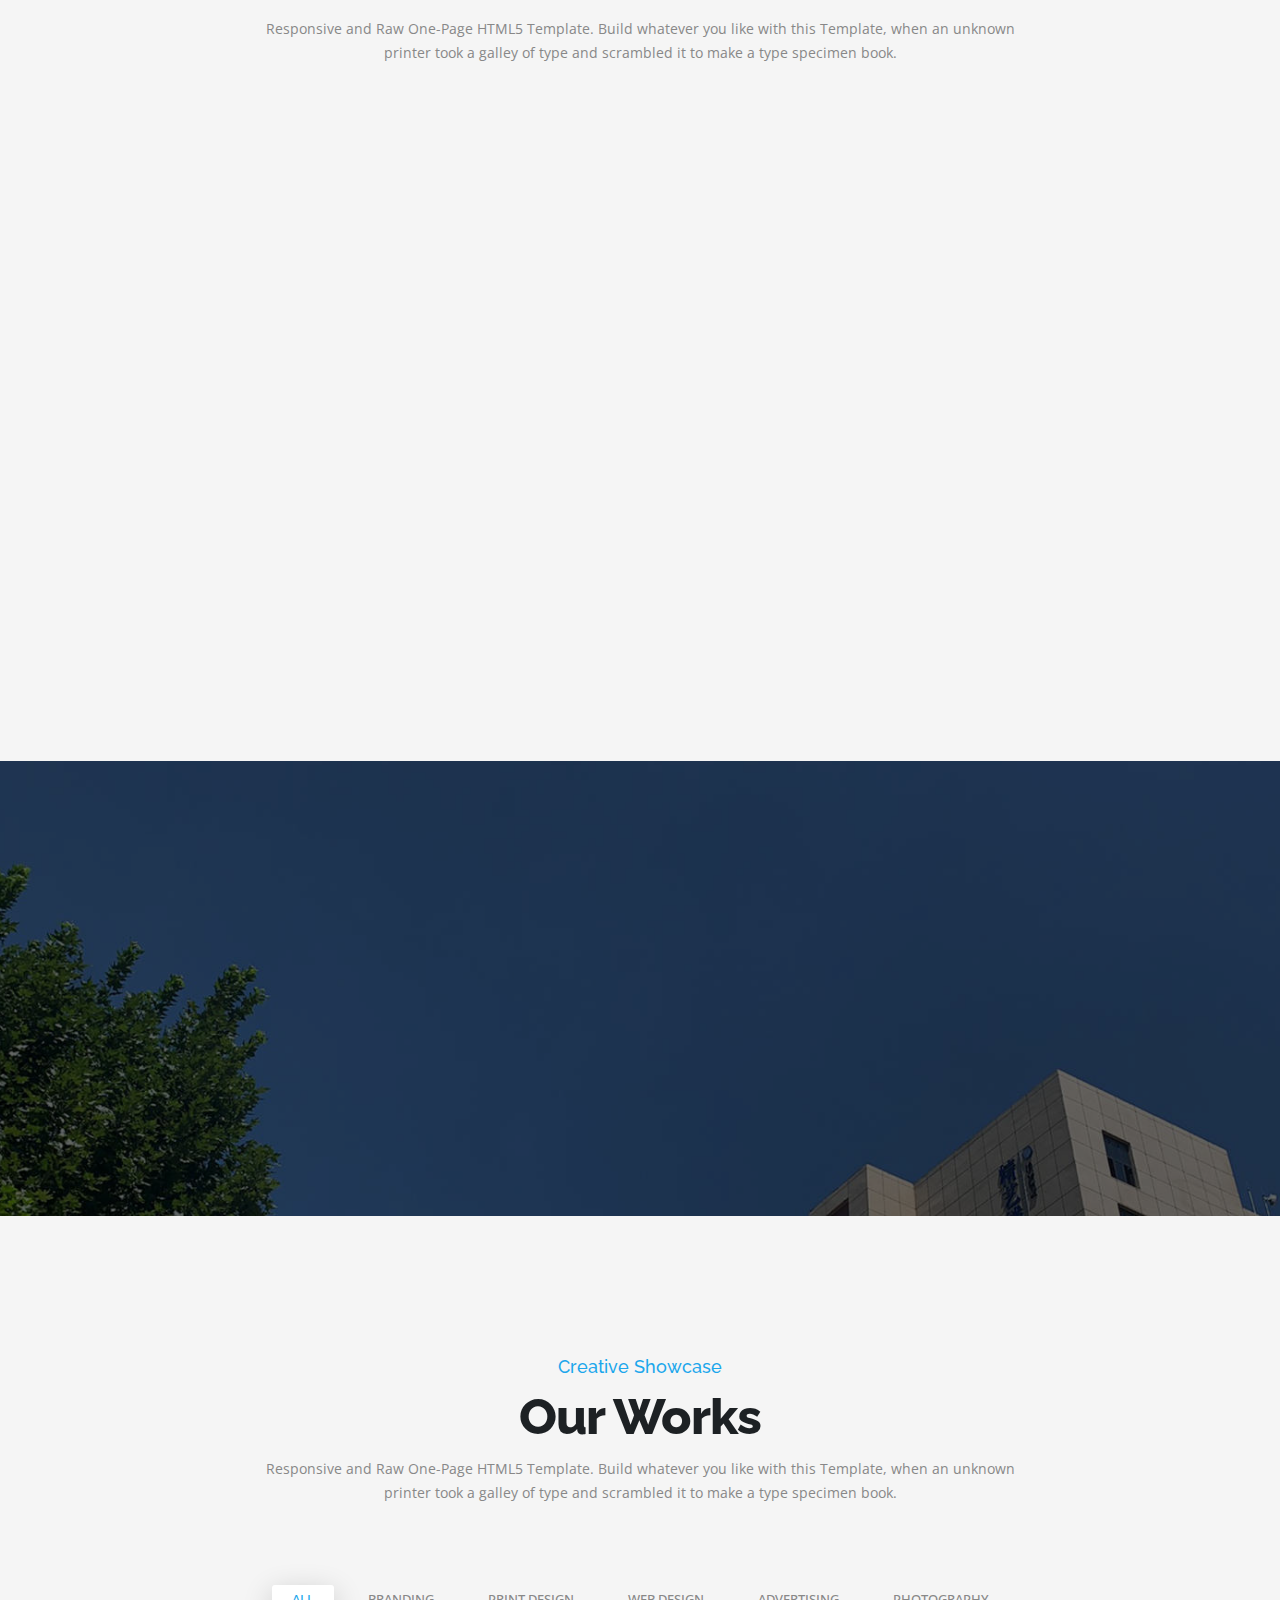
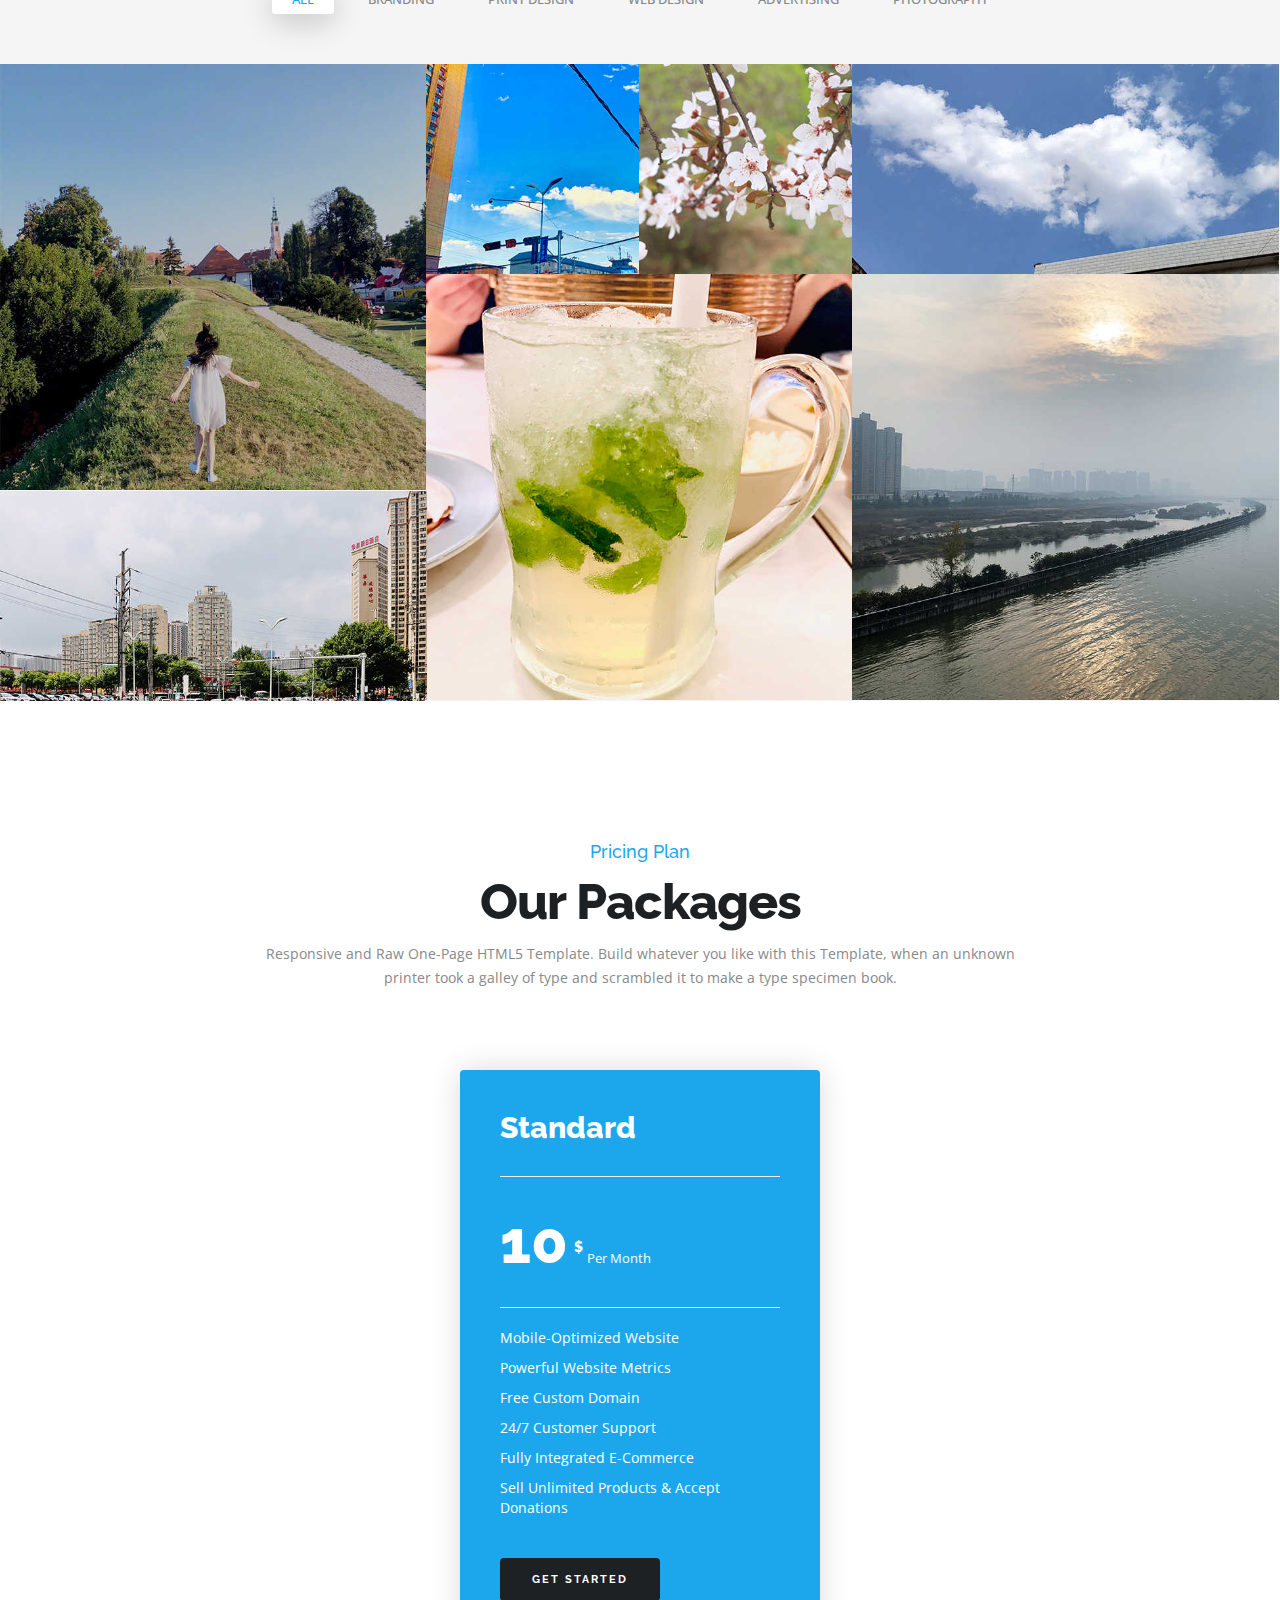
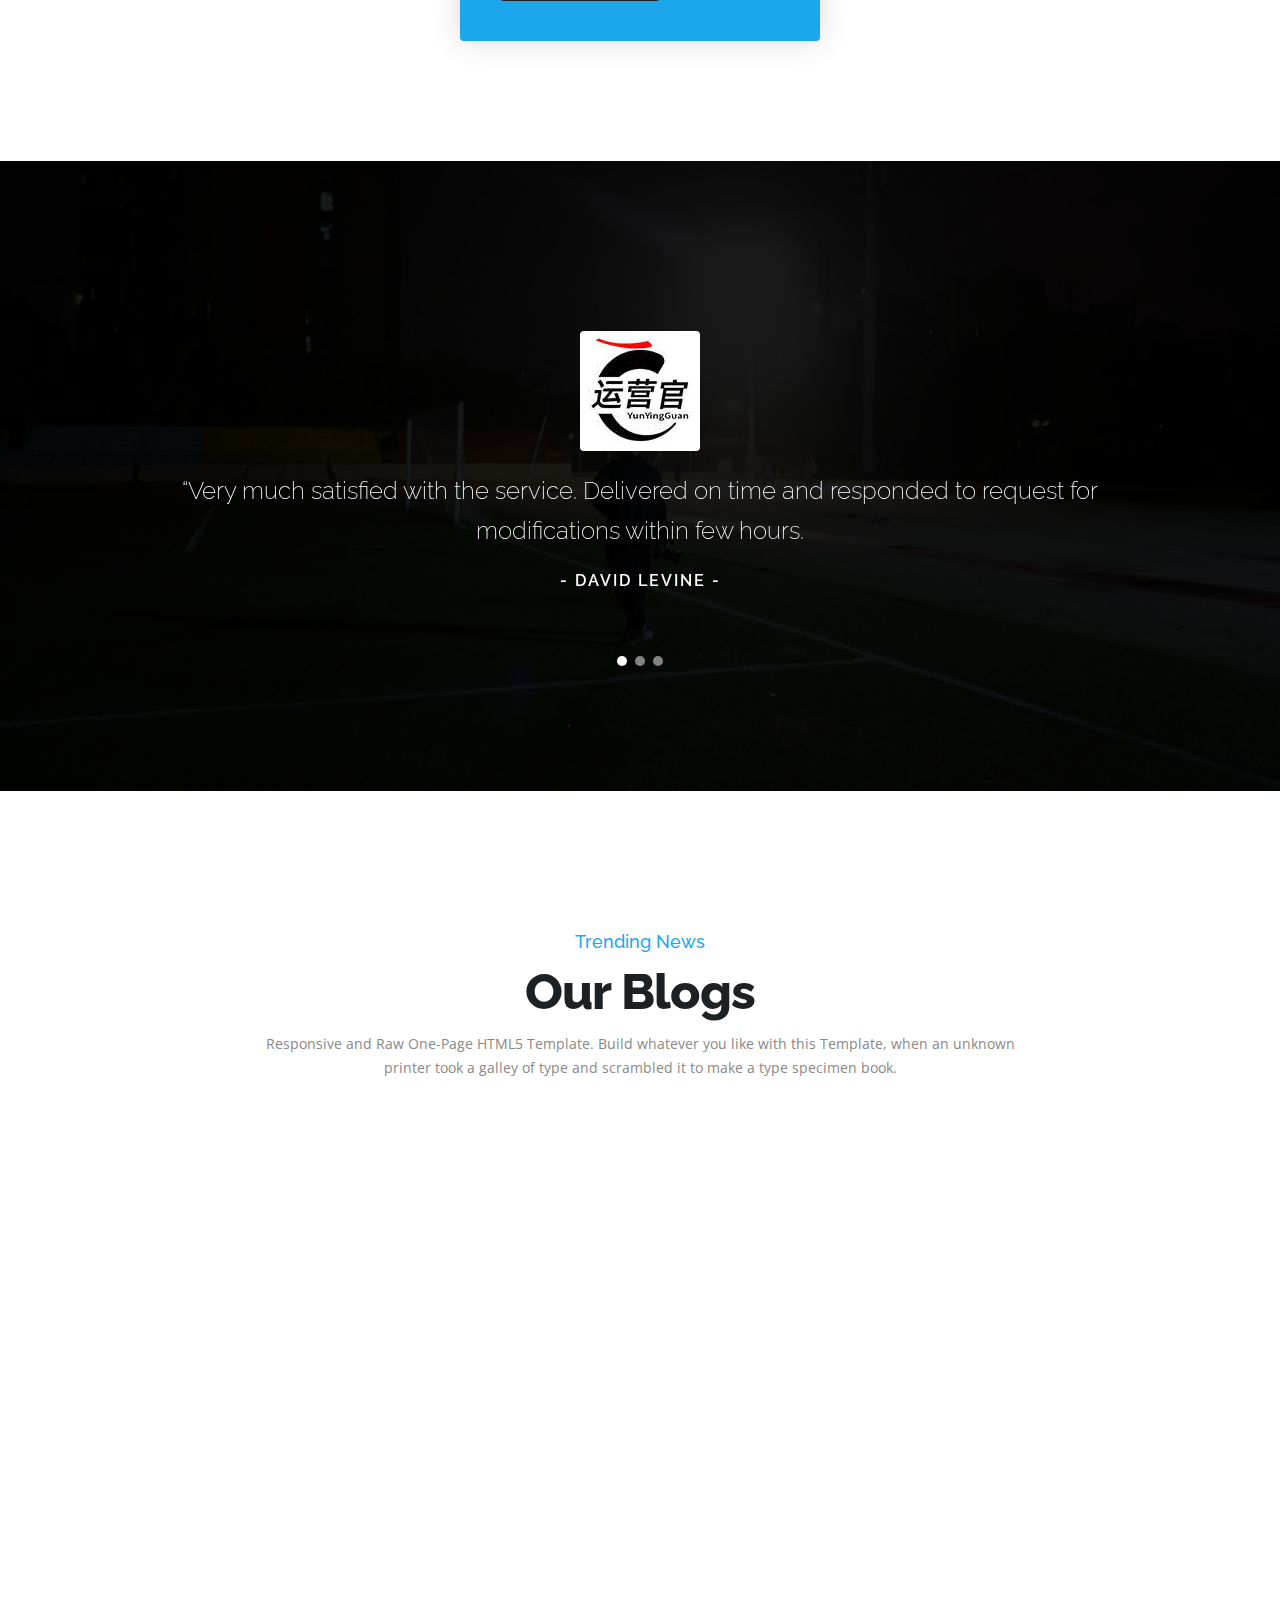
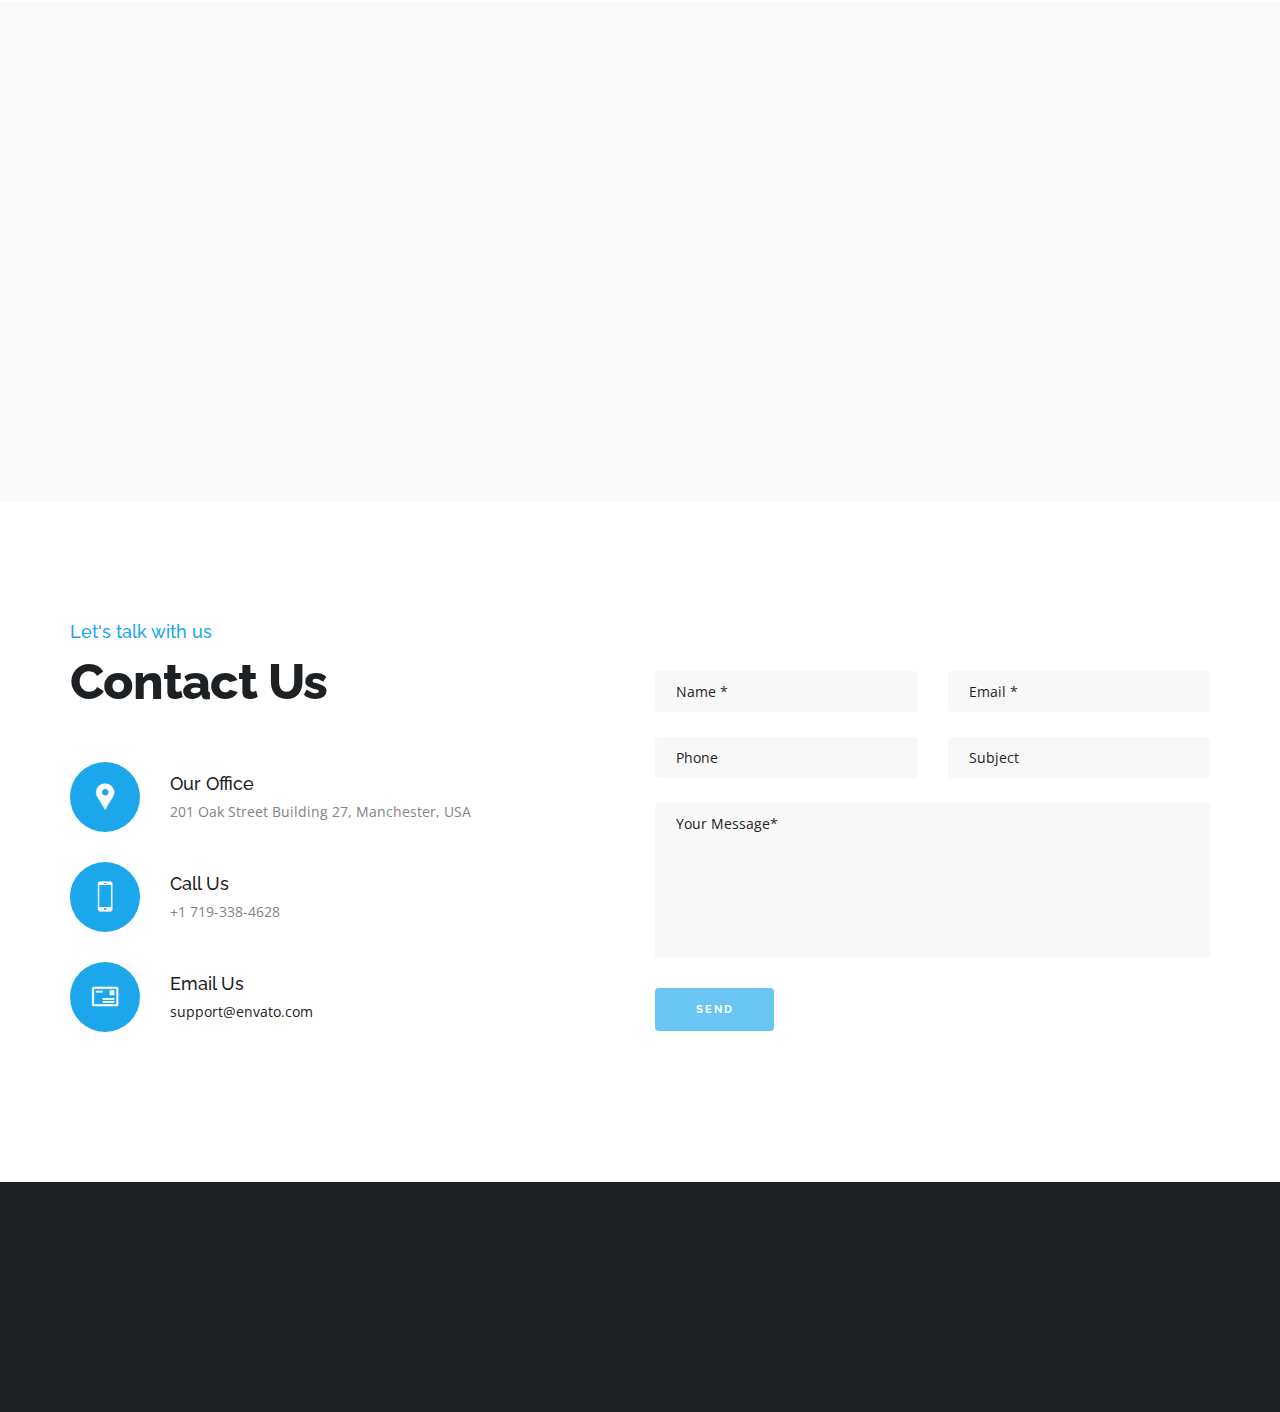
<file: index5.html>
﻿<!DOCTYPE html>
<html lang="en">
<head>
<meta charset="utf-8">
<meta name="viewport" content="width=device-width, initial-scale=1">
<meta http-equiv="X-UA-Compatible" content="IE=edge">
<title>Spyder - One Page Parallax HTML5 Template</title>
<link rel="shortcut icon" href="assets/images/favicon.ico">

<!-- Core Style Sheets -->
<link rel="stylesheet" href="assets/css/master.css">
<!-- Responsive Style Sheets -->
<link rel="stylesheet" href="assets/css/responsive.css">
<!-- Revolution Style Sheets -->
<link rel="stylesheet" type="text/css" href="revolution/css/settings.css">
<link rel="stylesheet" type="text/css" href="revolution/css/layers.css">
<link rel="stylesheet" type="text/css" href="revolution/css/navigation.css">

</head>
<body>

<!--== Loader Start ==-->
<div id="loader-overlay">
  <div class="loader">
    <div class="spinner-double-dot-in"></div>
  </div>
</div>
<!--== Loader End ==-->

<!--== Wrapper Start ==-->
<div class="wrapper">

  <!--== Header Start ==-->
  <nav class="navbar navbar-default navbar-fixed navbar-transparent dark bootsnav on no-full no-border studio brand-center">
  	<div class="container">
      <!--== Start Header Navigation ==-->
      <div class="navbar-header">
        <button type="button" class="navbar-toggle" data-toggle="collapse" data-target="#navbar-menu"> <i class="tr-icon ion-android-menu"></i> </button>
        <div class="logo"> <a href="index.html"><img class="logo logo-display" src="assets/images/logo-black.png" alt=""> <img class="logo logo-scrolled" src="assets/images/logo-white.png" alt=""> </a> </div>
      </div>
      <!--== End Header Navigation ==-->

      <!--== Collect the nav links, forms, and other content for toggling ==-->
      <div class="collapse navbar-collapse" id="navbar-menu">
        <ul class="nav navbar-nav navbar-center" data-in="fadeIn" data-out="fadeOut">
          <li><a class="page-scroll" href="#home">Home</a></li>
          <li><a class="page-scroll" href="#feature">Features</a></li>
          <li><a class="page-scroll" href="#about">About</a></li>
          <li><a class="page-scroll" href="#team">Team</a></li>
          <li><a class="page-scroll" href="#work">Work</a></li>
          <li><a class="page-scroll" href="#pricing">Pricing</a></li>
          <li><a class="page-scroll" href="#blog">Blog</a></li>
          <li><a class="page-scroll" href="#contact">Contact</a></li>
        </ul>
      </div>
      <!--== /.navbar-collapse ==-->
    </div>

  </nav>
  <!--== Header End ==-->

  <!--== Hero Slider Start ==-->
  <div class="remove-padding transition-none" id="home">
    <div id="rev_slider_1174_1_wrapper" class="rev_slider_wrapper fullscreen-container" data-alias="inspiration-header" data-source="gallery" style="background-color:#f9f9f9;padding:0px;">
  <!-- START REVOLUTION SLIDER 5.4.1 fullscreen mode -->
  	<div id="rev_slider_1174_1" class="rev_slider fullscreenbanner" style="display:none;" data-version="5.4.1">
      <ul>	<!-- SLIDE  -->
      	<li data-index="rs-3238" data-transition="fade" data-slotamount="default" data-hideafterloop="0" data-hideslideonmobile="off"  data-easein="default" data-easeout="default" data-masterspeed="500"  data-rotate="0"  data-saveperformance="off"  data-title="Slide" data-param1="" data-param2="" data-param3="" data-param4="" data-param5="" data-param6="" data-param7="" data-param8="" data-param9="" data-param10="" data-description="">
      		<!-- MAIN IMAGE -->
      		<img src="assets/images/transparent.png" data-bgcolor="#f9f9f9" alt=""  data-bgposition="center center" data-bgfit="cover" data-bgrepeat="no-repeat" data-bgparallax="off" class="rev-slidebg" data-no-retina />
      		<!-- LAYERS -->

      		<!-- LAYER NR. 1 -->
      		<div class="tp-caption tp-resizeme rs-parallaxlevel-8" id="slide-3238-layer-1"
      			data-x="['left','left','left','left']" data-hoffset="['-264','-264','-371','-416']"
      			data-y="['top','top','top','top']" data-voffset="['-135','-135','-180','-203']"
      			data-width="none"
      			data-height="none"
      			data-whitespace="nowrap"
      			data-type="image"
      			data-basealign="slide"
      			data-responsive_offset="on"
      			data-frames='[{"from":"x:left;rZ:-90deg;","speed":2500,"to":"o:1;","delay":500,"ease":"Power4.easeOut"},{"delay":"wait","speed":300,"to":"opacity:0;","ease":"nothing"}]'
      			data-textAlign="['left','left','left','left']"
      			data-paddingtop="[0,0,0,0]"
      			data-paddingright="[0,0,0,0]"
      			data-paddingbottom="[0,0,0,0]"
      			data-paddingleft="[0,0,0,0]"
      			style="z-index: 5;border-width:0px;"><img src="assets/images/header_penpot.png" alt="" data-ww="['650px','650px','650px','650px']" data-hh="['500px','500px','500px','500px']" width="650" height="500" data-no-retina> </div>

      		<!-- LAYER NR. 2 -->
      		<div class="tp-caption tp-resizeme rs-parallaxlevel-9" id="slide-3238-layer-2"
      			data-x="['right','right','right','right']" data-hoffset="['30','30','-70','-144']"
      			data-y="['top','top','top','top']" data-voffset="['-204','-204','-233','-261']"
      			data-width="none"
      			data-height="none"
      			data-whitespace="nowrap"
      			data-type="image"
      			data-basealign="slide"
      			data-responsive_offset="on"
      			data-frames='[{"from":"x:right;y:-500px;rZ:90deg;","speed":2500,"to":"o:1;","delay":500,"ease":"Power4.easeOut"},{"delay":"wait","speed":300,"to":"opacity:0;","ease":"nothing"}]'
      			data-textAlign="['left','left','left','left']"
      			data-paddingtop="[0,0,0,0]"
      			data-paddingright="[0,0,0,0]"
      			data-paddingbottom="[0,0,0,0]"
      			data-paddingleft="[0,0,0,0]"
      			style="z-index: 6;border-width:0px;"><img src="assets/images/header_flowerpot.png" alt="" data-ww="['700px','700px','700px','700px']" data-hh="['600px','600px','600px','600px']" width="700" height="600" data-no-retina /> </div>

      		<!-- LAYER NR. 3 -->
      		<div class="tp-caption tp-resizeme rs-parallaxlevel-10" id="slide-3238-layer-3"
      			data-x="['left','left','left','left']" data-hoffset="['-372','-372','-540','-638']"
      			data-y="['bottom','bottom','bottom','bottom']" data-voffset="['-484','-484','-520','-522']"
      			data-width="none"
      			data-height="none"
      			data-whitespace="nowrap"
      			data-type="image"
      			data-basealign="slide"
      			data-responsive_offset="on"
      			data-frames='[{"from":"x:left;rZ:45deg;","speed":2500,"to":"o:1;","delay":650,"ease":"Power4.easeOut"},{"delay":"wait","speed":300,"to":"opacity:0;","ease":"nothing"}]'
      			data-textAlign="['left','left','left','left']"
      			data-paddingtop="[0,0,0,0]"
      			data-paddingright="[0,0,0,0]"
      			data-paddingbottom="[0,0,0,0]"
      			data-paddingleft="[0,0,0,0]"
      			style="z-index: 7;border-width:0px;"><img src="assets/images/header_papers.png" alt="" data-ww="['900px','900px','900px','900px']" data-hh="['1000px','1000px','1000px','1000px']" width="900" height="1000" data-no-retina /> </div>

      		<!-- LAYER NR. 4 -->
      		<div class="tp-caption tp-resizeme rs-parallaxlevel-12" id="slide-3238-layer-4"
      			data-x="['left','left','left','left']" data-hoffset="['134','134','-2','-57']"
      			data-y="['bottom','bottom','bottom','bottom']" data-voffset="['67','67','50','6']"
      			data-width="none"
      			data-height="none"
      			data-whitespace="nowrap"
      			data-type="image"
      			data-basealign="slide"
      			data-responsive_offset="on"
      			data-frames='[{"from":"y:bottom;rZ:90deg;","speed":1500,"to":"o:1;","delay":1050,"ease":"Power4.easeOut"},{"delay":"wait","speed":300,"to":"opacity:0;","ease":"nothing"}]'
      			data-textAlign="['left','left','left','left']"
      			data-paddingtop="[0,0,0,0]"
      			data-paddingright="[0,0,0,0]"
      			data-paddingbottom="[0,0,0,0]"
      			data-paddingleft="[0,0,0,0]"
      			style="z-index: 8;border-width:0px;"><img src="assets/images/header_marker.png" alt="" data-ww="['200px','200px','200px','200px']" data-hh="['300px','300px','300px','300px']" width="200" height="300" data-no-retina /> </div>

      		<!-- LAYER NR. 5 -->
      		<div class="tp-caption tp-resizeme rs-parallaxlevel-11" id="slide-3238-layer-5"
      			data-x="['left','left','left','left']" data-hoffset="['181','181','30','-39']"
      			data-y="['bottom','bottom','bottom','bottom']" data-voffset="['-170','-170','-190','-212']"
      			data-width="none"
      			data-height="none"
      			data-whitespace="nowrap"
      			data-type="image"
      			data-basealign="slide"
      			data-responsive_offset="on"
      			data-frames='[{"from":"y:bottom;rZ:-90deg;","speed":1500,"to":"o:1;","delay":1250,"ease":"Power4.easeOut"},{"delay":"wait","speed":300,"to":"opacity:0;","ease":"nothing"}]'
      			data-textAlign="['left','left','left','left']"
      			data-paddingtop="[0,0,0,0]"
      			data-paddingright="[0,0,0,0]"
      			data-paddingbottom="[0,0,0,0]"
      			data-paddingleft="[0,0,0,0]"
      			style="z-index: 9;border-width:0px;"><img src="assets/images/header_edding.png" alt="" data-ww="['300px','300px','300px','300px']" data-hh="['400px','400px','400px','400px']" width="300" height="400" data-no-retina /> </div>

      		<!-- LAYER NR. 6 -->
      		<div class="tp-caption tp-resizeme rs-parallaxlevel-12" id="slide-3238-layer-6"
      			data-x="['left','left','left','left']" data-hoffset="['393','393','201','81']"
      			data-y="['bottom','bottom','bottom','bottom']" data-voffset="['218','218','183','191']"
      			data-width="none"
      			data-height="none"
      			data-whitespace="nowrap"
      			data-type="image"
      			data-basealign="slide"
      			data-responsive_offset="on"
      			data-frames='[{"from":"y:bottom;rZ:-90deg;","speed":1500,"to":"o:1;","delay":500,"ease":"Power4.easeOut"},{"delay":"wait","speed":300,"to":"opacity:0;","ease":"nothing"}]'
      			data-textAlign="['left','left','left','left']"
      			data-paddingtop="[0,0,0,0]"
      			data-paddingright="[0,0,0,0]"
      			data-paddingbottom="[0,0,0,0]"
      			data-paddingleft="[0,0,0,0]"
      			style="z-index: 10;border-width:0px;"><img src="assets/images/header_paperclip.png" alt="" data-ww="['50px','50px','50px','50px']" data-hh="['100px','100px','100px','100px']" width="50" height="100" data-no-retina /> </div>

      		<!-- LAYER NR. 7 -->
      		<div class="tp-caption tp-resizeme rs-parallaxlevel-11" id="slide-3238-layer-7"
      			data-x="['left','left','left','left']" data-hoffset="['346','346','165','36']"
      			data-y="['bottom','bottom','bottom','bottom']" data-voffset="['255','255','237','231']"
      			data-width="none"
      			data-height="none"
      			data-whitespace="nowrap"
      			data-type="image"
      			data-basealign="slide"
      			data-responsive_offset="on"
      			data-frames='[{"from":"y:bottom;rZ:90deg;","speed":2000,"to":"o:1;rZ:310;","delay":550,"ease":"Power4.easeOut"},{"delay":"wait","speed":300,"to":"opacity:0;","ease":"nothing"}]'
      			data-textAlign="['left','left','left','left']"
      			data-paddingtop="[0,0,0,0]"
      			data-paddingright="[0,0,0,0]"
      			data-paddingbottom="[0,0,0,0]"
      			data-paddingleft="[0,0,0,0]"
      			style="z-index: 11;border-width:0px;"><img src="assets/images/header_paperclip.png" alt="" data-ww="['50px','50px','50px','50px']" data-hh="['100px','100px','100px','100px']" width="50" height="100" data-no-retina /> </div>

      		<!-- LAYER NR. 8 -->
      		<div class="tp-caption tp-resizeme rs-parallaxlevel-9" id="slide-3238-layer-8"
      			data-x="['right','right','right','right']" data-hoffset="['-364','-364','-479','-553']"
      			data-y="['bottom','bottom','bottom','bottom']" data-voffset="['-155','-155','-180','-202']"
      			data-width="none"
      			data-height="none"
      			data-whitespace="nowrap"
      			data-type="image"
      			data-basealign="slide"
      			data-responsive_offset="on"
      			data-frames='[{"from":"x:right;rZ:-65deg;","speed":1500,"to":"o:1;","delay":700,"ease":"Power4.easeOut"},{"delay":"wait","speed":300,"to":"opacity:0;","ease":"nothing"}]'
      			data-textAlign="['left','left','left','left']"
      			data-paddingtop="[0,0,0,0]"
      			data-paddingright="[0,0,0,0]"
      			data-paddingbottom="[0,0,0,0]"
      			data-paddingleft="[0,0,0,0]"
      			style="z-index: 12;border-width:0px;"><img src="assets/images/header_tablet.png" alt="" data-ww="['730px','730px','730px','730px']" data-hh="['520px','520px','520px','520px']" width="730" height="520" data-no-retina /> </div>

      		<!-- LAYER NR. 9 -->
      		<div class="tp-caption tp-resizeme rs-parallaxlevel-11" id="slide-3238-layer-9"
      			data-x="['right','right','right','right']" data-hoffset="['222','222','105','8']"
      			data-y="['bottom','bottom','bottom','bottom']" data-voffset="['8','8','-17','-10']"
      			data-width="none"
      			data-height="none"
      			data-whitespace="nowrap"
      			data-type="image"
      			data-basealign="slide"
      			data-responsive_offset="on"
      			data-frames='[{"from":"x:right;rZ:90deg;","speed":1500,"to":"o:1;","delay":500,"ease":"Power4.easeOut"},{"delay":"wait","speed":300,"to":"opacity:0;","ease":"nothing"}]'
      			data-textAlign="['left','left','left','left']"
      			data-paddingtop="[0,0,0,0]"
      			data-paddingright="[0,0,0,0]"
      			data-paddingbottom="[0,0,0,0]"
      			data-paddingleft="[0,0,0,0]"
      			style="z-index: 13;border-width:0px;"><img src="assets/images/header_pen.png" alt="" data-ww="['300px','300px','300px','300px']" data-hh="['500px','500px','500px','500px']" width="300" height="500" data-no-retina /> </div>

      		<!-- LAYER NR. 10 -->
      		<div class="tp-caption tp-resizeme rs-parallaxlevel-2" id="slide-3238-layer-10"
      			data-x="['center','center','center','center']" data-hoffset="['0','0','0','0']"
      			data-y="['middle','middle','middle','middle']" data-voffset="['-70','-70','-70','-90']"
      			data-fontsize="['80','80','80','60']"
      			data-lineheight="['80','80','80','60']"
      			data-width="['none','none','none','360']"
      			data-height="none"
      			data-whitespace="['nowrap','nowrap','nowrap','normal']"
      			data-type="text"
      			data-responsive_offset="on"
      			data-frames='[{"from":"y:-50px;rX:-45deg;sX:2;sY:2;opacity:0;","speed":1500,"to":"o:1;","delay":510,"ease":"Power4.easeOut"},{"delay":640,"speed":600,"to":"y:30px;rX:45deg;sX:0.8;sY:0.8;opacity:0;","ease":"Power2.easeInOut"}]'
      			data-textAlign="['center','center','center','center']"
      			data-paddingtop="[0,0,0,0]"
      			data-paddingright="[0,0,0,0]"
      			data-paddingbottom="[0,0,0,0]"
      			data-paddingleft="[0,0,0,0]"
      			style="z-index: 14; white-space: nowrap; font-size: 80px; line-height: 80px; font-weight: 800; color: rgba(0, 0, 0, 1.00);font-family: 'Raleway', sans-serif;border-width:0px;text-transform:uppercase;">Spyder</div>

      		<!-- LAYER NR. 11 -->
      		<div class="tp-caption tp-resizeme rs-parallaxlevel-2" id="slide-3238-layer-11"
      			data-x="['center','center','center','center']" data-hoffset="['0','0','0','0']"
      			data-y="['middle','middle','middle','middle']" data-voffset="['-70','-70','-70','-90']"
      			data-fontsize="['80','80','80','60']"
      			data-lineheight="['80','80','80','60']"
      			data-width="['none','none','none','360']"
      			data-height="none"
      			data-whitespace="['nowrap','nowrap','nowrap','normal']"
      			data-type="text"
      			data-responsive_offset="on"
      			data-frames='[{"from":"y:-50px;rX:-45deg;sX:2;sY:2;opacity:0;","speed":1500,"to":"o:1;","delay":2940,"ease":"Power4.easeOut"},{"delay":660,"speed":600,"to":"y:30px;rX:45deg;sX:0.8;sY:0.8;opacity:0;","ease":"Power2.easeInOut"}]'
      			data-textAlign="['center','center','center','center']"
      			data-paddingtop="[0,0,0,0]"
      			data-paddingright="[0,0,0,0]"
      			data-paddingbottom="[0,0,0,0]"
      			data-paddingleft="[0,0,0,0]"
      			style="z-index: 15; white-space: nowrap; font-size: 80px; line-height: 80px; font-weight: 800; color: rgba(0, 0, 0, 1.00);font-family: 'Raleway', sans-serif;border-width:0px;text-transform:uppercase;">Digital</div>

      		<!-- LAYER NR. 12 -->
      		<div class="tp-caption tp-resizeme rs-parallaxlevel-2" id="slide-3238-layer-12"
      			data-x="['center','center','center','center']" data-hoffset="['0','0','0','0']"
      			data-y="['middle','middle','middle','middle']" data-voffset="['-70','-70','-70','-90']"
      			data-fontsize="['80','80','80','60']"
      			data-lineheight="['80','80','80','60']"
      			data-width="['none','none','none','400']"
      			data-height="none"
      			data-whitespace="['nowrap','nowrap','nowrap','normal']"
      			data-type="text"
      			data-responsive_offset="on"
      			data-frames='[{"from":"y:-50px;rX:-45deg;sX:2;sY:2;opacity:0;","speed":1500,"to":"o:1;","delay":5390,"ease":"Power4.easeOut"},{"delay":"wait","speed":600,"to":"y:30px;rX:45deg;sX:0.8;sY:0.8;opacity:0;","ease":"Power2.easeInOut"}]'
      			data-textAlign="['center','center','center','center']"
      			data-paddingtop="[0,0,0,0]"
      			data-paddingright="[0,0,0,0]"
      			data-paddingbottom="[0,0,0,0]"
      			data-paddingleft="[0,0,0,0]"
      			style="z-index: 16; white-space: nowrap; font-size: 80px; line-height: 80px; font-weight: 800; color: rgba(0, 0, 0, 1.00);font-family: 'Raleway', sans-serif;border-width:0px;text-transform:uppercase;">Studio</div>

      		<!-- LAYER NR. 13 -->
      		<div class="tp-caption tp-resizeme rs-parallaxlevel-2" id="slide-3238-layer-13"
      			data-x="['center','center','center','center']" data-hoffset="['-8','-8','-8','-8']"
      			data-y="['middle','middle','middle','middle']" data-voffset="['10','10','10','-10']"
      			data-fontsize="['20','20','20','25']"
      			data-lineheight="['20','20','20','30']"
      			data-width="['none','none','none','360']"
      			data-height="none"
      			data-whitespace="['nowrap','nowrap','nowrap','normal']"
      			data-type="text"
      			data-responsive_offset="on"
      			data-frames='[{"from":"y:50px;rX:45deg;sX:2;sY:2;opacity:0;","speed":1500,"to":"o:1;","delay":600,"ease":"Power4.easeOut"},{"delay":"wait","speed":300,"to":"opacity:0;","ease":"nothing"}]'
      			data-textAlign="['center','center','center','center']"
      			data-paddingtop="[0,0,0,0]"
      			data-paddingright="[0,0,0,0]"
      			data-paddingbottom="[0,0,0,0]"
      			data-paddingleft="[0,0,0,0]"
      			style="z-index: 17; white-space: nowrap; font-size: 20px; line-height: 20px; font-weight: 500; color: rgba(0, 0, 0, 1.00);font-family: 'Raleway', sans-serif;border-width:0px;">New HTML Templates Generation</div>

      		<!-- LAYER NR. 14 -->
      		<div class="tp-caption rev-btn rs-parallaxlevel-3" id="slide-3238-layer-14"
      			data-x="['center','center','center','center']" data-hoffset="['0','0','0','0']"
      			data-y="['middle','middle','middle','middle']" data-voffset="['92','92','92','92']"
      			data-width="none"
      			data-height="none"
      			data-whitespace="nowrap"
      			data-type="button"
      			data-actions='[{"event":"click","action":"scrollbelow","offset":"px","delay":""}]'
      			data-responsive_offset="on"
      			data-responsive="off"
      			data-frames='[{"from":"y:100px;rX:90deg;opacity:0;","speed":1500,"to":"o:1;","delay":700,"ease":"Power4.easeOut"},{"delay":"wait","speed":300,"to":"opacity:0;","ease":"nothing"},{"frame":"hover","speed":"150","ease":"Power1.easeInOut","to":"o:1;rX:0;rY:0;rZ:0;z:0;","style":"c:rgba(255, 255, 255, 1.00);bg:rgba(32, 85, 199, 1.00);bs:solid;"}]'
      			data-textAlign="['left','left','left','left']"
      			data-paddingtop="[0,0,0,0]"
      			data-paddingright="[30,30,30,30]"
      			data-paddingbottom="[0,0,0,0]"
      			data-paddingleft="[30,30,30,30]"
      			style="z-index: 18; white-space: nowrap; font-size: 15px; line-height: 50px; font-weight: 700; color: rgba(255, 255, 255, 1.00);font-family: 'Raleway', sans-serif;background-color:rgba(0, 0, 0, 1.00);border-color:rgba(0, 0, 0, 1.00);border-width:0px;border-radius:3px 3px 3px 3px;
            outline:none;box-shadow:none;box-sizing:border-box;-moz-box-sizing:border-box;-webkit-box-sizing:border-box;letter-spacing:2px;cursor:pointer;">CONTINUE </div>

      		<!-- LAYER NR. 15 -->
      		<div class="tp-caption rev-scroll-btn revs-light rs-parallaxlevel-5 dark" id="slide-3238-layer-15"
      			data-x="['center','center','center','center']" data-hoffset="['0','0','0','0']"
      			data-y="['bottom','bottom','bottom','bottom']" data-voffset="['50','50','50','50']"
      			data-width="35"
      			data-height="55"
      			data-whitespace="nowrap"
      			data-type="button"
      			data-actions='[{"event":"click","action":"scrollbelow","offset":"px","delay":""}]'
      			data-basealign="slide"
      			data-responsive_offset="on"
      			data-responsive="off"
      			data-frames='[{"from":"y:-50px;opacity:0;","speed":1500,"to":"o:1;","delay":800,"ease":"Power4.easeOut"},{"delay":"wait","speed":300,"to":"opacity:0;","ease":"nothing"}]'
      			data-textAlign="['left','left','left','left']"
      			data-paddingtop="[0,0,0,0]"
      			data-paddingright="[0,0,0,0]"
      			data-paddingbottom="[0,0,0,0]"
      			data-paddingleft="[0,0,0,0]"
      			style="z-index: 19; min-width: 35px; max-width: 35px; max-width: 55px; max-width: 55px; white-space: nowrap; font-weight: 400;border-color:rgba(0, 0, 0, 1.00);border-style:solid;border-width:3px;border-radius:23px 23px 23px 23px;box-sizing:border-box;-moz-box-sizing:border-box;-webkit-box-sizing:border-box;cursor:pointer;">
            <span>
            </span>
          </div>
      	</li>
      </ul>
    <div class="tp-bannertimer tp-bottom" style="visibility: hidden !important;"></div></div>
    </div>
  </div>
  <!--== Hero Slider End ==-->

  <!--== Who We Are Start ==-->
  <div class="white-bg pt-120 pb-120" id="feature">
    <div class="container">
      <div class="row">
        <div class="col-md-8 centerize-col text-center">
          <div class="section-title">
            <h4 class="default-color">The Best Business Template</h4>
            <h1>Our Features</h1>
            <p>
              Responsive and Raw One-Page HTML5 Template. Build whatever you like with this Template, when an unknown printer took a galley of type and scrambled it to make a type specimen book.
            </p>
          </div>
        </div>
      </div>
      <div class="row mt-50">
        <div class="col-md-3 col-sm-6 col-xs-12">
         <div class="feature-box text-center xs-mb-30 sm-mb-30 feature-box-default-bg light-border center-feature wow fadeInLeft" data-wow-delay="0.1s">
         	  <i class="icofont icofont-code-alt font-40px"></i>
          	<h4 class="mt-0 font-600">Friendly Codes</h4>
          	<p class="font-400">Lorem Ipsum is simply dummy text of the printing and typesetting industry.</p>
          </div>
        </div>
        <div class="col-md-3 col-sm-6 col-xs-12">
         <div class="feature-box text-center xs-mb-30 sm-mb-30 feature-box-default-bg light-border center-feature wow fadeInUp" data-wow-delay="0.2s">
         	 <i class="icofont icofont-electron font-40px"></i>
          	<h4 class="mt-0 font-600">SEO Optimized</h4>
          	<p class="font-400">Lorem Ipsum is simply dummy text of the printing and typesetting industry.</p>
          </div>
        </div>
        <div class="col-md-3 col-sm-6 col-xs-12">
         <div class="feature-box text-center xs-mb-30 feature-box-default-bg light-border center-feature wow fadeInDown" data-wow-delay="0.3s">
         	 <i class="icofont icofont-rocket-alt-2 font-40px"></i>
          	<h4 class="mt-0 font-600">Fast Support</h4>
          	<p class="font-400">Lorem Ipsum is simply dummy text of the printing and typesetting industry.</p>
          </div>
        </div>
        <div class="col-md-3 col-sm-6 col-xs-12">
         <div class="feature-box text-center feature-box-default-bg light-border center-feature wow fadeInRight" data-wow-delay="0.4s">
         	 <i class="icofont icofont-windows-lumia font-40px"></i>
          	<h4 class="mt-0 font-600">Fully Responsive</h4>
          	<p class="font-400">Lorem Ipsum is simply dummy text of the printing and typesetting industry.</p>
          </div>
        </div>
      </div>
    </div>
  </div>
  <!--== Who We Are End ==-->

  <!--== About Company Start ==-->
  <div class="dark-bg pt-0 pb-0 about-section sm-pt-50 sm-pb-50" id="about">
    <div class="col-md-6 col-sm-6 bg-flex bg-flex-left">
      <div class="bg-flex-holder bg-flex-cover" style="background-image: url(assets/images/bg-left-img-2.jpg);"></div>
    </div>
    <div class="container-fluid">
      <div class="col-md-6 col-sm-6 col-md-offset-6 col-sm-offset-6">
          <div class="col-inner spacer text-left wow fadeInLeft" data-wow-delay="0.1s">
            <div class="mission-section xs-mb-80">
              <div class="section-title">
                <h4 class="default-color">We Create Awesome Stuff</h4>
                <h1 class="white-color">Our Services</h1>
                <p>Responsive and Raw One-Page HTML5 Template. Build whatever you like with this Template, when an unknown printer took a galley of type and scrambled it to make a type specimen book.</p>
              </div>
              <div class="panel-group accordion-style-01" id="accordion-style">
                <div class="panel">
                  <div class="panel-heading active-accordion"> <a data-toggle="collapse" data-parent="#accordion-style" href="#question1" aria-expanded="false" class="collapsed">
                    <div class="panel-title">Innovative Services <span class="pull-right"><i class="ion-android-remove"></i></span> </div>
                    </a> </div>
                  <div id="question1" class="panel-collapse collapse in" aria-expanded="false" role="tablist">
                    <div class="panel-body"> Lorem ipsum dolor sit amet, consectetur adipisicing elit. Incidunt maiores placeat obcaecati, beatae. Facilis dolore ipsam facere perferendis deserunt 	commodi blanditiis nisi accusamus omnis, animi vel tenetur cumque, sed veritatis? </div>
                  </div>
                </div>
                <div class="panel">
                  <div class="panel-heading"> <a data-toggle="collapse" data-parent="#accordion-style" href="#question2" aria-expanded="false" class="collapsed">
                    <div class="panel-title">Creatvie Design <span class="pull-right"><i class="ion-android-add"></i></span> </div>
                    </a> </div>
                  <div id="question2" class="panel-collapse collapse" aria-expanded="false" role="tablist">
                    <div class="panel-body"> Lorem ipsum dolor sit amet, consectetur adipisicing elit. Incidunt maiores placeat obcaecati, beatae. Facilis dolore ipsam facere perferendis deserunt 	commodi blanditiis nisi accusamus omnis, animi vel tenetur cumque, sed veritatis? </div>
                  </div>
                </div>
                <div class="panel">
                  <div class="panel-heading"> <a data-toggle="collapse" data-parent="#accordion-style" href="#question3" aria-expanded="false" class="collapsed">
                    <div class="panel-title">Digital Marketing <span class="pull-right"><i class="ion-android-add"></i></span> </div>
                    </a> </div>
                  <div id="question3" class="panel-collapse collapse" aria-expanded="false" role="tablist">
                    <div class="panel-body"> Lorem ipsum dolor sit amet, consectetur adipisicing elit. Incidunt maiores placeat obcaecati, beatae. Facilis dolore ipsam facere perferendis deserunt 	commodi blanditiis nisi accusamus omnis, animi vel tenetur cumque, sed veritatis? </div>
                  </div>
                </div>
                <div class="panel">
                  <div class="panel-heading"> <a data-toggle="collapse" data-parent="#accordion-style" href="#question4" aria-expanded="false" class="collapsed">
                    <div class="panel-title">Lifetime Support <span class="pull-right"><i class="ion-android-add"></i></span> </div>
                    </a> </div>
                  <div id="question4" class="panel-collapse collapse" aria-expanded="false" role="tablist">
                    <div class="panel-body"> Lorem ipsum dolor sit amet, consectetur adipisicing elit. Incidunt maiores placeat obcaecati, beatae. Facilis dolore ipsam facere perferendis deserunt 	commodi blanditiis nisi accusamus omnis, animi vel tenetur cumque, sed veritatis? </div>
                  </div>
                </div>
              </div>

            </div>
          </div>
        </div>
      </div>
  </div>
  <!--== About Company End ==-->

  <!--== Who We Are Start ==-->
  <div class="white-bg pt-0 pb-0 sm-pt-50 sm-pb-50 about-section">
    <div class="col-md-6 col-sm-6 bg-flex bg-flex-right">
      <div class="bg-flex-holder bg-flex-cover" style="background-image: url(assets/images/bg-left-img.jpg);"></div>
    </div>
    <div class="container-fluid">
      <div class="col-md-6 col-sm-6">
          <div class="col-inner spacer text-left wow fadeInRight" data-wow-delay="0.2s">
            <div class="mission-section xs-mb-80">
              <div class="section-title">
                <h4 class="default-color">Our Mission</h4>
                <h1>About Us</h1>
              </div>
              <p>
                Vivamus enim metus, varius et nunc quis, elementum pharetra turpis. Proin vel massa sed turpis auctor consectetur. Proin rhoncus eleifend pulvinar.
              </p>
              <p>
                Nam suscipit, enim eu semper porta, est magna facilisis lorem, sagittis sollicitudin ipsum ipsum at tortor. Proin diam massa, fermentum eget nisl consequat, viverra accumsan turpis. Maecenas non nunc quis odio dignissim efficitur eget eu leo. Donec ut accumsan metus, sit amet efficitur diam.
              </p>
              <p class="mt-30">
                <a class="btn btn-lg btn-color btn-default">Buy template</a>
              </p>
          </div>
          </div>
        </div>
      </div>
  </div>
  <!--== Who We Are End ==-->

  <!--== Team Start ==-->
  <div class="grey-bg pt-120 pb-120" id="team">
    <div class="container">
      <div class="row">
        <div class="col-md-8 centerize-col text-center">
          <div class="section-title">
            <h4 class="default-color">Who We Are</h4>
            <h1>Creative Team</h1>
            <p>
              Responsive and Raw One-Page HTML5 Template. Build whatever you like with this Template, when an unknown printer took a galley of type and scrambled it to make a type specimen book.
            </p>
          </div>
        </div>
      </div>
      <div class="row mt-50">
          <div class="col-md-4 col-sm-4 col-xs-12 wow fadeInLeft" data-wow-delay="0.1s">
            <div class="team style-2 xs-mb-30 sm-mb-30">
              <div class="team-img">
                <img src="assets/images/team/team-01.jpg" alt="">
                <div class="social-icons-style-02">
                  <ul class="sm-icon mt-20 mb-0">
                    <li><a class="fb" href="#."><i class="icofont icofont-facebook"></i></a></li>
                    <li><a class="tw" href="#."><i class="icofont icofont-twitter"></i></a></li>
                    <li><a class="be" href="#."><i class="icofont icofont-behance"></i></a></li>
                    <li><a class="in" href="#."><i class="icofont icofont-linkedin"></i></a></li>
                  </ul>
                </div>
              </div>
              <div class="team-info text-center">
                <h3>Bobby Castro</h3>
                <span class="title default-color">Project Manager</span>
              </div>
            </div>
          </div>
          <!--== Member End ==-->
          <div class="col-md-4 col-sm-4 col-xs-12 wow fadeInUp" data-wow-delay="0.2s">
            <div class="team style-2 xs-mb-30 sm-mb-30">
              <div class="team-img">
                <img src="assets/images/team/team-02.jpg" alt="">
                <div class="social-icons-style-02">
                  <ul class="sm-icon mt-20 mb-0">
                    <li><a class="fb" href="#."><i class="icofont icofont-facebook"></i></a></li>
                    <li><a class="tw" href="#."><i class="icofont icofont-twitter"></i></a></li>
                    <li><a class="be" href="#."><i class="icofont icofont-behance"></i></a></li>
                    <li><a class="in" href="#."><i class="icofont icofont-linkedin"></i></a></li>
                  </ul>
                </div>
              </div>
              <div class="team-info text-center">
                <h3>Luara Prior</h3>
                <span class="title default-color">Marketing Manager</span>
              </div>
            </div>
          </div>
          <!--== Member End ==-->
          <div class="col-md-4 col-sm-4 col-xs-12 wow fadeInDown" data-wow-delay="0.3s">
            <div class="team style-2 xs-mb-30">
              <div class="team-img">
                <img src="assets/images/team/team-03.jpg" alt="">
                <div class="social-icons-style-02">
                  <ul class="sm-icon mt-20 mb-0">
                    <li><a class="fb" href="#."><i class="icofont icofont-facebook"></i></a></li>
                    <li><a class="tw" href="#."><i class="icofont icofont-twitter"></i></a></li>
                    <li><a class="be" href="#."><i class="icofont icofont-behance"></i></a></li>
                    <li><a class="in" href="#."><i class="icofont icofont-linkedin"></i></a></li>
                  </ul>
                </div>
              </div>
              <div class="team-info text-center">
                <h3>Mike Jones</h3>
                <span class="title default-color">Graphics Designer</span>
              </div>
            </div>
          </div>
          <!--== Member End ==-->

      </div>

    </div>

  </div>
  <!--== Team End ==-->

  <!--== Call to Actions Start ==-->
  <section class="parallax-bg fixed-bg sm-pb-80 sm-pt-80" data-parallax-bg-image="assets/images/background/parallax-bg.jpg" data-parallax-speed="0.5" data-parallax-direction="up">
    <div class="overlay-bg"></div>
    <div class="container">
      <div class="row row-flex flex-center">
          <div class="col-md-3 col-sm-6 col-xs-12 xs-mb-30 sm-mb-30">
            <div class="counter-wrap wow fadeInLeft" data-wow-delay="0.1s">
              <i class="icofont icofont-award font-40px default-color"></i>
              <h2><span class="counter font-600 open-font white-color">3521</span></h2>
              <h3 class="font-400 text-uppercase white-color">Happy Clients</h3>
            </div>
          </div>
          <div class="col-md-3 col-sm-6 col-xs-12 xs-mb-30 sm-mb-30">
            <div class="counter-wrap wow fadeInUp" data-wow-delay="0.2s">
              <i class="icofont icofont-coffee-mug font-40px default-color"></i>
              <h2><span class="counter font-600 open-font white-color">974</span></h2>
              <h3 class="font-400 text-uppercase white-color">Cups of Coffee</h3>
            </div>
          </div>
          <div class="col-md-3 col-sm-6 col-xs-12 xs-mb-30">
            <div class="counter-wrap wow fadeInDown" data-wow-delay="0.3s">
              <i class="icofont icofont-briefcase font-40px default-color"></i>
              <h2><span class="counter font-600 open-font white-color">634</span></h2>
              <h3 class="font-400 text-uppercase">Project Delivered</h3>
            </div>
          </div>
          <div class="col-md-3 col-sm-6 col-xs-12">
            <div class="counter-wrap wow fadeInRight" data-wow-delay="0.4s">
              <i class="icofont icofont-chart-radar-graph font-40px default-color"></i>
              <h2><span class="counter font-600 open-font white-color">449</span></h2>
              <h3 class="font-400 text-uppercase white-color">Awards Won</h3>
            </div>
          </div>
        </div>
    </div>
  </section>
  <!--== Call to Actions End ==-->

  <!--== Portfolio Start ==-->
  <div class="grey-bg pb-0 pt-120" id="work">
    <div class="container">
      <div class="row">
        <div class="col-md-8 centerize-col text-center">
          <div class="section-title">
            <h4 class="default-color">Creative Showcase</h4>
            <h1>Our Works</h1>
            <p>
              Responsive and Raw One-Page HTML5 Template. Build whatever you like with this Template, when an unknown printer took a galley of type and scrambled it to make a type specimen book.
            </p>
          </div>
        </div>
      </div>
      <div class="row">
        <div class="col-md-12">
          <div id="portfolio-gallery-filter" class="cbp-l-filters-alignCenter text-sm-center mt-50">
              <div data-filter="*" class="cbp-filter-item-active cbp-filter-item dark">
                  All
              </div>
              <div data-filter=".branding" class="cbp-filter-item">
                  Branding
              </div>
              <div data-filter=".print" class="cbp-filter-item">
                  Print Design
              </div>
              <div data-filter=".web-design" class="cbp-filter-item">
                  Web Design
              </div>
              <div data-filter=".advertising" class="cbp-filter-item">
                  Advertising
              </div>
              <div data-filter=".photography" class="cbp-filter-item">
                  Photography
              </div>
          </div>
        </div>
      </div>
    </div>
    <div class="container-fluid remove-padding">
      <div class="row mt-50">
        <div class="col-md-12">
          <div id="portfolio-gallery" class="cbp">
              <div class="cbp-item branding col-md-4 col-sm-6">
                  <div class="portfolio gallery-image-hover text-center">
                  	<div class="folio-overlay"></div>
                  	<img src="assets/images/portfolio/grid/9.jpg" alt="">
                  	<div class="portfolio-wrap">
               	  		  <div class="portfolio-description">
    								      <h3 class="portfolio-title mt-0">Project Name 1</h3>
    								      <h6 class="links">Branding, Website</h6>
    							      </div>
      						  </div>
      					</div>
              </div>

              <div class="cbp-item branding web-design col-md-2 col-sm-3">
                  <div class="portfolio gallery-image-hover text-center">
                  	<div class="folio-overlay"></div>
                  	<img src="assets/images/portfolio/grid/10.jpg" alt="">
                  	<div class="portfolio-wrap">
               	  		  <div class="portfolio-description">
    								      <h3 class="portfolio-title mt-0">Project Name 2</h3>
    								      <h6 class="links">UI/UX, Website</h6>
    							      </div>
      						  </div>
      					</div>
              </div>

              <div class="cbp-item web-design print col-md-2 col-sm-3">
                  <div class="portfolio gallery-image-hover text-center">
                  	<div class="folio-overlay"></div>
                  	<img src="assets/images/portfolio/grid/11.jpg" alt="">
                  	<div class="portfolio-wrap">
               	  		  <div class="portfolio-description">
    								      <h3 class="portfolio-title mt-0">Project Name 3</h3>
    								      <h6 class="links">Print, Website</h6>
    							      </div>
      						  </div>
      					</div>
              </div>

              <div class="cbp-item web-design advertising col-md-4 col-sm-6">
                  <div class="portfolio gallery-image-hover text-center">
                  	<div class="folio-overlay"></div>
                  	<img src="assets/images/portfolio/grid/12.jpg" alt="">
                  	<div class="portfolio-wrap">
               	  		  <div class="portfolio-description">
    								      <h3 class="portfolio-title mt-0">Project Name 4</h3>
    								      <h6 class="links">Advertising, Website</h6>
    							      </div>
      						  </div>
      					</div>
              </div>

              <div class="cbp-item photography col-md-4 col-sm-6">
                  <div class="portfolio gallery-image-hover text-center">
                  	<div class="folio-overlay"></div>
                  	<img src="assets/images/portfolio/grid/13.jpg" alt="">
                  	<div class="portfolio-wrap">
               	  		  <div class="portfolio-description">
    								      <h3 class="portfolio-title mt-0">Project Name 5</h3>
    								      <h6 class="links">Photography</h6>
    							      </div>
      						  </div>
      					</div>
              </div>

              <div class="cbp-item web-design col-md-4 col-sm-6">
                  <div class="portfolio gallery-image-hover text-center">
                  	<div class="folio-overlay"></div>
                  	<img src="assets/images/portfolio/grid/14.jpg" alt="">
                  	<div class="portfolio-wrap">
               	  		  <div class="portfolio-description">
    								      <h3 class="portfolio-title mt-0">Project Name 6</h3>
    								      <h6 class="links">Website</h6>
    							      </div>
      						  </div>
      					</div>
              </div>

              <div class="cbp-item photography advertising col-md-4 col-sm-6">
                  <div class="portfolio gallery-image-hover text-center">
                  	<div class="folio-overlay"></div>
                  	<img src="assets/images/portfolio/grid/15.jpg" alt="">
                  	<div class="portfolio-wrap">
               	  		  <div class="portfolio-description">
    								      <h3 class="portfolio-title mt-0">Project Name 7</h3>
    								      <h6 class="links">Photography, Advertising</h6>
    							      </div>
      						  </div>
      					</div>
              </div>

            </div>
          </div>
        </div>
    </div>
  </div>
  <!--== Portfolio End ==-->

  <!--== Pricing Table Start ==-->
  <div class="white-bg pt-120 pb-120" id="pricing">
    <div class="container">
      <div class="row">
        <div class="col-md-8 centerize-col text-center">
          <div class="section-title">
            <h4 class="default-color">Pricing Plan</h4>
            <h1>Our Packages</h1>
            <p>
              Responsive and Raw One-Page HTML5 Template. Build whatever you like with this Template, when an unknown printer took a galley of type and scrambled it to make a type specimen book.
            </p>
          </div>
        </div>
      </div>
        <div class="row mt-50">
          <div class="col-md-4 pricing-table col-sm-4 xs-mb-30">
            <div class="pricing-box pricing-box-bg text-left wow fadeInLeft" data-wow-delay="0.1s">
              <div class="plan-name">
                <h3>Basic</h3>
              </div>
              <div class="value">
                <h3>10<span>$</span></h3>
                <span class="per">Per Month</span>
              </div>
              <ul>
              	<li>Mobile-Optimized Website</li>
                  <li>Powerful Website Metrics</li>
                  <li>Free Custom Domain</li>
                  <li>24/7 Customer Support</li>
                  <li>Fully Integrated E-Commerce</li>
                  <li>Sell Unlimited Products &amp; Accept Donations</li>
              </ul>
              <div class="pricing-box-bottom"> <a class="btn btn-dark btn-md btn-default">Get Started</a> </div>
            </div>
          </div>

          <div class="col-md-4 pricing-table col-sm-4 xs-mb-30">
            <div class="pricing-box featured pricing-box-bg text-left">
              <div class="plan-name">
                <h3>Standard</h3>
              </div>
              <div class="value">
                <h3>10<span>$</span></h3>
                <span class="per">Per Month</span>
              </div>
              <ul>
              	<li>Mobile-Optimized Website</li>
                  <li>Powerful Website Metrics</li>
                  <li>Free Custom Domain</li>
                  <li>24/7 Customer Support</li>
                  <li>Fully Integrated E-Commerce</li>
                  <li>Sell Unlimited Products &amp; Accept Donations</li>
              </ul>
              <div class="pricing-box-bottom"> <a class="btn btn-dark btn-md btn-default">Get Started</a> </div>
            </div>
          </div>

          <div class="col-md-4 pricing-table col-sm-4">
            <div class="pricing-box pricing-box-bg text-left wow fadeInRight" data-wow-delay="0.2s">
              <div class="plan-name">
                <h3>Premium</h3>
              </div>
              <div class="value">
                <h3>10<span>$</span></h3>
                <span class="per">Per Month</span>
              </div>
              <ul>
              	<li>Mobile-Optimized Website</li>
                  <li>Powerful Website Metrics</li>
                  <li>Free Custom Domain</li>
                  <li>24/7 Customer Support</li>
                  <li>Fully Integrated E-Commerce</li>
                  <li>Sell Unlimited Products &amp; Accept Donations</li>
              </ul>
              <div class="pricing-box-bottom"> <a class="btn btn-dark btn-md btn-default">Get Started</a> </div>
            </div>
          </div>
        </div>
    </div>
  </div>
  <!--== Pricing Table End ==-->

  <!--== Testimonials Start ==-->
  <section class="parallax-bg fixed-bg sm-pb-80 sm-pt-80" data-parallax-bg-image="assets/images/background/parallax-bg-3.jpg" data-parallax-speed="0.2" data-parallax-direction="up" id="testimonial">
    <div class="dark-overlay-bg"></div>
    <div class="container">
      <div class="row">
          <div class="testimonial-style-6">
          	<div class="col-xs-12">
          		<!--== Slide ==-->
      				<div class="testimonial-item text-center">
      				  <div class="testimonial-content white-color">
                  <img class="img-responsive" src="assets/images/team/avatar-1.jpg" alt="avatar-1">
      				  	<h3 class="mt-20 line-height-40 font-200">“Very much satisfied with the service. Delivered on time and responded to request for modifications within few hours.</h3>
                  <h5 class="font-600 mb-0 white-color text-uppercase letter-spacing-2">- David Levine -</h5>
      				  </div>
      				</div>
          	</div>

          	<div class="col-xs-12">
          		<!--== Slide ==-->
      				<div class="testimonial-item text-center">
                <div class="testimonial-content white-color">
                  <img class="img-responsive" src="assets/images/team/avatar-2.jpg" alt="avatar-2">
      				  	<h3 class="mt-20 line-height-40 font-200">“I’m very happy with the results! They went above and beyond for me and that is always appreciated! I would highly recommend SH to anybody!”</h3>
                  <h5 class="font-600 mb-0 white-color text-uppercase letter-spacing-2">- Kevin SCHER -</h5>
      				  </div>
      				</div>
  			    </div>
      			<div class="col-xs-12">
      				<!--== Slide ==-->
      				<div class="testimonial-item text-center">
                <div class="testimonial-content white-color">
                  <img class="img-responsive" src="assets/images/team/avatar-3.jpg" alt="avatar-3">
      				  	<h3 class="mt-20 line-height-40 font-200">“Great work I got a lot more than what I ordered, they are very legítimas and catchy. I went for one of them for my brand but is always better to have more options.”</h3>
                  <h5 class="font-600 mb-0 white-color text-uppercase letter-spacing-2">- Sam Wander -</h5>
      				  </div>
      				</div>
      			</div>
  		    </div>
        </div>
    </div>
  </section>
  <!--== Testimonials End ==-->

  <!--== Blogs Start ==-->
  <div id="blog" class="white-bg pt-120 pb-120">
    <div class="container">
      <div class="row">
        <div class="col-md-8 centerize-col text-center">
          <div class="section-title">
            <h4 class="default-color">Trending News</h4>
            <h1>Our Blogs</h1>
            <p>
              Responsive and Raw One-Page HTML5 Template. Build whatever you like with this Template, when an unknown printer took a galley of type and scrambled it to make a type specimen book.
            </p>
          </div>
        </div>
      </div>
      <div class="row mt-50">
        <div class="col-md-4 blog-list">
          <div class="post-wrap xs-mb-30 sm-mb-30 wow fadeInLeft" data-wow-delay="0.1s">
            <div class="post-img">
              <div class="date-box default-bg">
                <div class="day">3</div>
                <div class="month">DEC</div>
              </div>
              <div class="card-category">
                <a href="blog.html" class="btn btn-sm btn-zoom btn-light btn-default">Travel</a>
              </div>
              <div class="item"><img class="img-responsive" src="assets/images/post/post-01.jpg" alt=""/></div>
            </div>

            <div class="post-text">
              <h3><a href="blog.html">Best WordPress Themes</a></h3>
              <p>
                Lorem ipsum dolor sit amet, consectetur adipisicing elit, sed do eiusmod tempor incididunt ut labore et dolore magna aliqua.
              </p>
              <a href="#" class="btn-text">Read More</a>
            </div>
          </div>
        </div>
        <div class="col-md-4 blog-list">
          <div class="post-wrap xs-mb-30 sm-mb-30 wow fadeInUp" data-wow-delay="0.2s">
            <div class="post-img">
              <div class="date-box default-bg">
                <div class="day">01</div>
                <div class="month">OCT</div>
              </div>
              <div class="blog-grid-slider slick">
                <div class="item"><img class="img-responsive" src="assets/images/post/post-03.jpg" alt=""/></div>
                <div class="item"><img class="img-responsive" src="assets/images/post/post-04.jpg" alt=""/></div>
              </div>
            </div>
            <div class="post-text">
              <h3><a href="blog.html">Managing Their Own Websites</a></h3>
              <p>
                Lorem ipsum dolor sit amet, consectetur adipisicing elit, sed do eiusmod tempor incididunt ut labore et dolore magna aliqua.
              </p>
              <a href="#" class="btn-text">Read More</a>
            </div>
          </div>
        </div>
        <div class="col-md-4 blog-list">
          <div class="post-wrap wow fadeInRight" data-wow-delay="0.3s">
            <div class="post-img">
              <div class="date-box default-bg">
                <div class="day">16</div>
                <div class="month">MAY</div>
              </div>
              <div class="card-category">
                <a href="blog.html" class="btn btn-sm btn-zoom btn-light btn-default">Trending</a>
              </div>
              <div class="item"><img class="img-responsive" src="assets/images/post/post-05.jpg" alt=""/></div>
            </div>
            <div class="post-text">
              <h3><a href="blog.html">Best Plugins You Need to Know About</a></h3>
              <p>
                Lorem ipsum dolor sit amet, consectetur adipisicing elit, sed do eiusmod tempor incididunt ut labore et dolore magna aliqua.
              </p>
              <a href="#" class="btn-text">Read More</a>
            </div>
          </div>
        </div>
      </div>
    </div>
  </div>
  <!--== Blogs End ==-->

  <!--== Map Start ==-->
  <div class="container-fluid">
    <div class="row">
      <div class="wide" id="map-style-3"></div>
    </div>
  </div>
  <!--== Map End ==-->

  <!--== Contact Start ==-->
  <div class="white-bg pt-120 pb-120" id="contact">
    <div class="container">
      <div class="row">
        <div class="col-md-6 col-sm-6 col-xs-12">
          <div class="section-title text-left">
            <h4 class="default-color mt-0">Let's talk with us</h4>
            <h1>Contact Us</h1>
          </div>
          <div class="mt-50">
            <div class="icon-text feature-box-2 mb-30 clearfix">
              <div class="icon">
                <i class="icofont icofont-google-map font-30px white-color"></i>
              </div>
              <h3 class="mt-0">Our Office</h3>
              <div class="dis">
                201 Oak Street Building 27, Manchester, USA
              </div>
            </div>
            <div class="icon-text feature-box-2 mb-30 clearfix">
              <div class="icon">
                <i class="icofont icofont-iphone font-30px white-color"></i>
              </div>
              <h3 class="mt-0">Call Us</h3>
              <div class="dis">
                +1 719-338-4628
              </div>
            </div>
            <div class="icon-text feature-box-2 mb-30 clearfix">
              <div class="icon">
                <i class="icofont icofont-mail font-30px white-color"></i>
              </div>
              <h3 class="mt-0">Email Us</h3>
              <div class="dis">
                <a href="mailto:envato.com">support@envato.com</a>
              </div>
            </div>
          </div>

        </div>

        <div class="col-md-6 col-sm-6 col-xs-12">
          <form name="contact-form" id="contact-form" action="php/contact.php" method="POST" class="contact-form-style-01">
            <div class="messages"></div>
            <div class="row mt-50">
              <div class="col-md-12">
                <div class="row">
                  <div class="col-md-6 col-sm-6">
                    <div class="form-group">
                      <label class="sr-only" for="name">Name</label>
                      <input type="text" name="name" class="md-input" id="name" placeholder="Name *" required data-error="Your Name is Required">
                      <div class="help-block with-errors"></div>
                    </div>
                  </div>
                  <div class="col-md-6 col-sm-6">
                    <div class="form-group">
                      <label class="sr-only" for="email">Email</label>
                      <input type="email" name="email" class="md-input" id="email" placeholder="Email *" required="" data-error="Please Enter Valid Email">
                      <div class="help-block with-errors"></div>
                    </div>
                  </div>
                </div>
              </div>
              <div class="col-md-12">
                <div class="row">
                  <div class="col-md-6 col-sm-6">
                    <div class="form-group">
                      <label class="sr-only" for="phone">Phone</label>
                      <input type="text" name="phone" class="md-input" id="phone" placeholder="Phone">
                    </div>
                  </div>
                  <div class="col-md-6 col-sm-6">
                    <div class="form-group">
                      <label class="sr-only" for="subject">Subject</label>
                      <input type="text" name="subject" class="md-input" id="subject" placeholder="Subject">
                    </div>
                  </div>
                </div>
              </div>
              <div class="col-md-12 col-sm-12">
                <div class="form-group">
                  <label class="sr-only" for="message">Your Message *</label>
                  <textarea name="message" class="md-textarea" id="message" rows="7" required data-error="Please, Leave us a message" placeholder="Your Message*"></textarea>
                  <div class="help-block with-errors"></div>
                </div>
              </div>
              <div class="col-md-12 col-sm-12">
                <div class="text-left">
                  <button type="submit" name="submit" class="btn btn-color btn-md btn-default btn-animate remove-margin"><span>Send <i class="ion-android-arrow-forward"></i></span></button>
                </div>
              </div>
            </div>
          </form>
        </div>

      </div>
    </div>
  </div>
  <!--== Contact End ==-->

  <!--== Footer Start ==-->
  <footer class="footer">
    <div class="footer-copyright">
      <div class="container">
        <div class="row wow fadeInUp" data-wow-delay="0.1s">
          <div class="col-md-8 centerize-col text-center">
            <div class="footer-logo">
              <a href="index.html"><img src="assets/images/logo-white.png" class="img-responsive centerize-col" alt="Footer Logo"/></a>
            </div>
            <div class="copy-right">Copyright 2019, All rights By <a href="http://www.bootstrapmb.com/">bootstrapmb</a>.</div>
            <ul class="social-media mt-30 float-none">
              <li><a href="#" class="icofont icofont-facebook"></a></li>
      			  <li><a href="#" class="icofont icofont-twitter"></a></li>
      			  <li><a href="#" class="icofont icofont-behance"></a></li>
      			  <li><a href="#" class="icofont icofont-dribble"></a></li>
              <li><a href="#" class="icofont icofont-linkedin"></a></li>
            </ul>
          </div>
        </div>
      </div>
    </div>
  </footer>
  <!--== Footer End ==-->

  <!--== Go to Top  ==-->
  <a href="javascript:" id="return-to-top"><i class="icofont icofont-arrow-up"></i></a>
  <!--== Go to Top End ==-->

</div>
<!--== Wrapper End ==-->

<!--== Javascript Plugins ==-->
<script src="http://www.google.cn/maps/api/js?key=AIzaSyB1eO-IAC9PhPE5APzZDSs8W40ewuxnsu8"></script>
<script src="assets/js/jquery.min.js"></script>
<script src="assets/js/smoothscroll.js"></script>
<script src="assets/js/plugins.js"></script>
<script src="assets/js/master.js"></script>

<!-- Revolution js Files -->
<script src="revolution/js/jquery.themepunch.tools.min.js"></script>
<script src="revolution/js/jquery.themepunch.revolution.min.js"></script>
<script src="revolution/js/revolution.extension.actions.min.js"></script>
<script src="revolution/js/revolution.extension.carousel.min.js"></script>
<script src="revolution/js/revolution.extension.kenburn.min.js"></script>
<script src="revolution/js/revolution.extension.layeranimation.min.js"></script>
<script src="revolution/js/revolution.extension.migration.min.js"></script>
<script src="revolution/js/revolution.extension.navigation.min.js"></script>
<script src="revolution/js/revolution.extension.parallax.min.js"></script>
<script src="revolution/js/revolution.extension.slideanims.min.js"></script>
<script src="revolution/js/revolution.extension.video.min.js"></script>
<!--== Javascript Plugins End ==-->

</body>
</html>
</file>
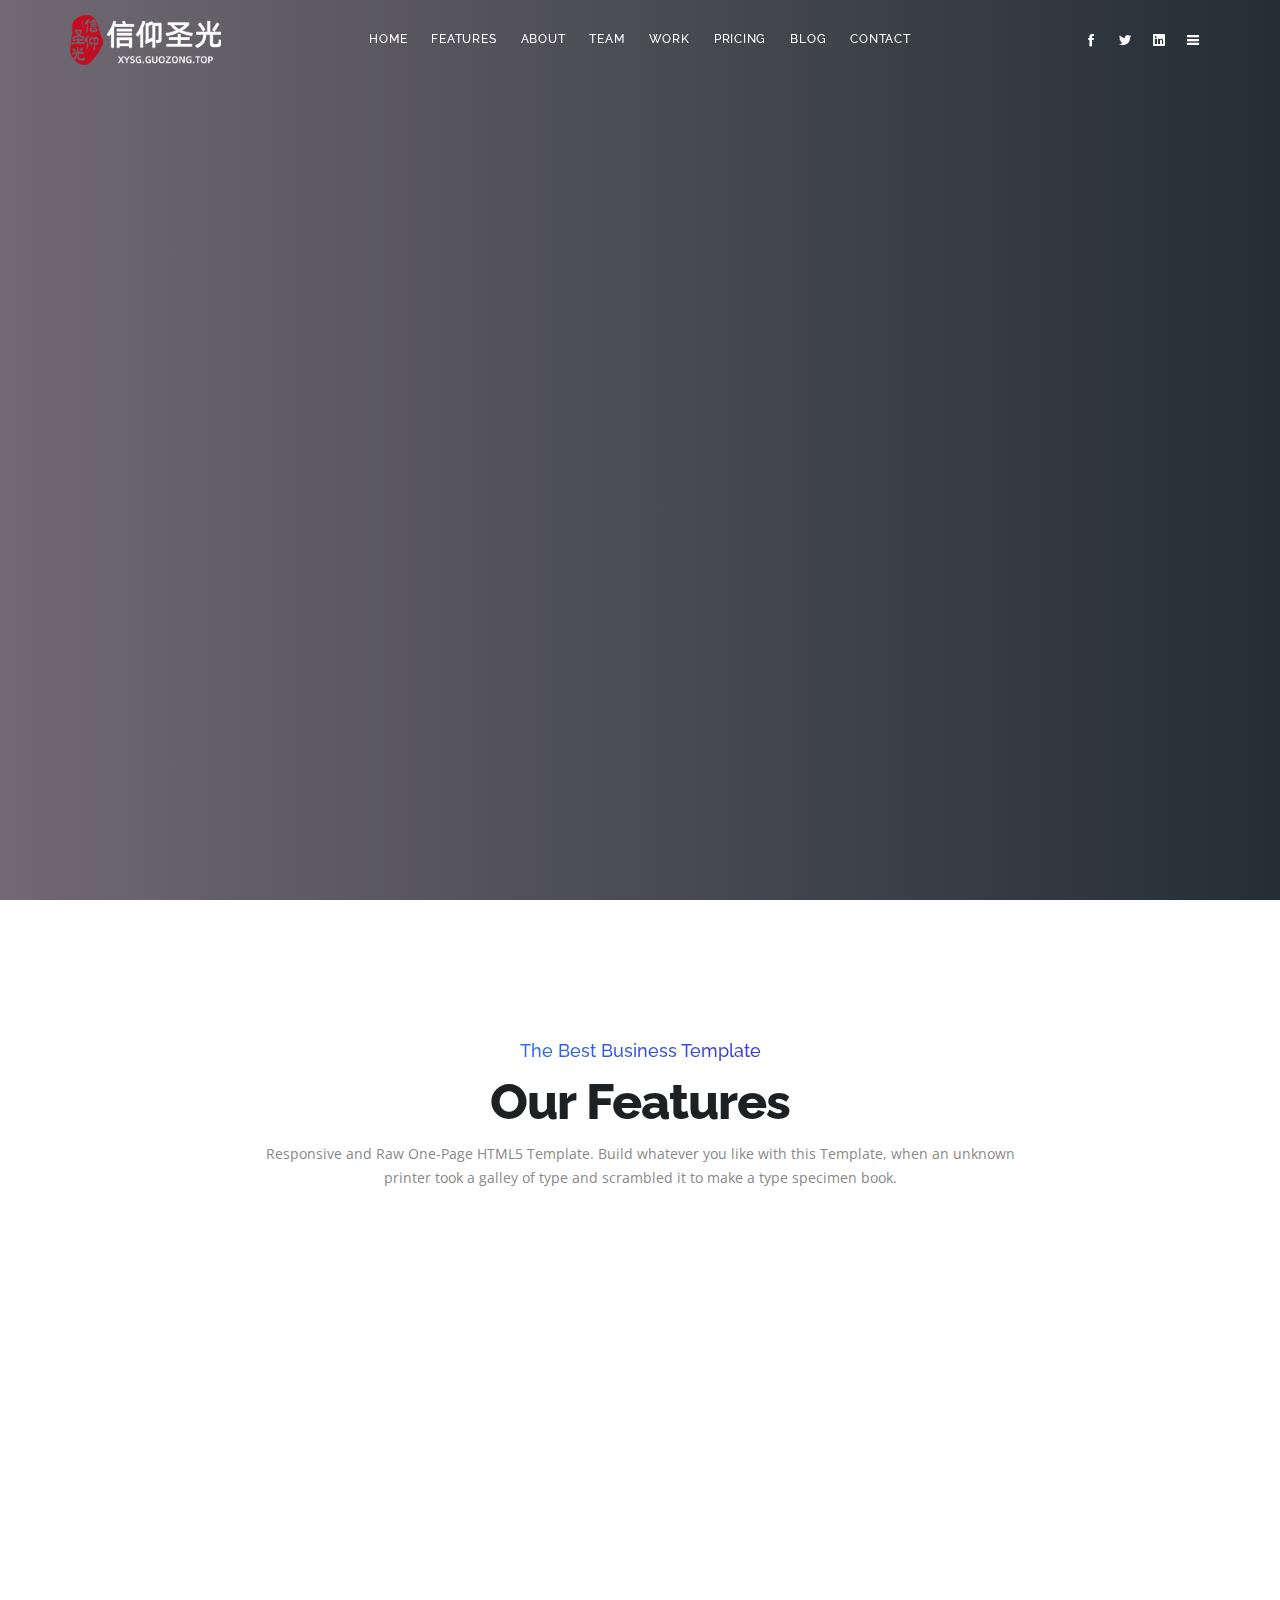
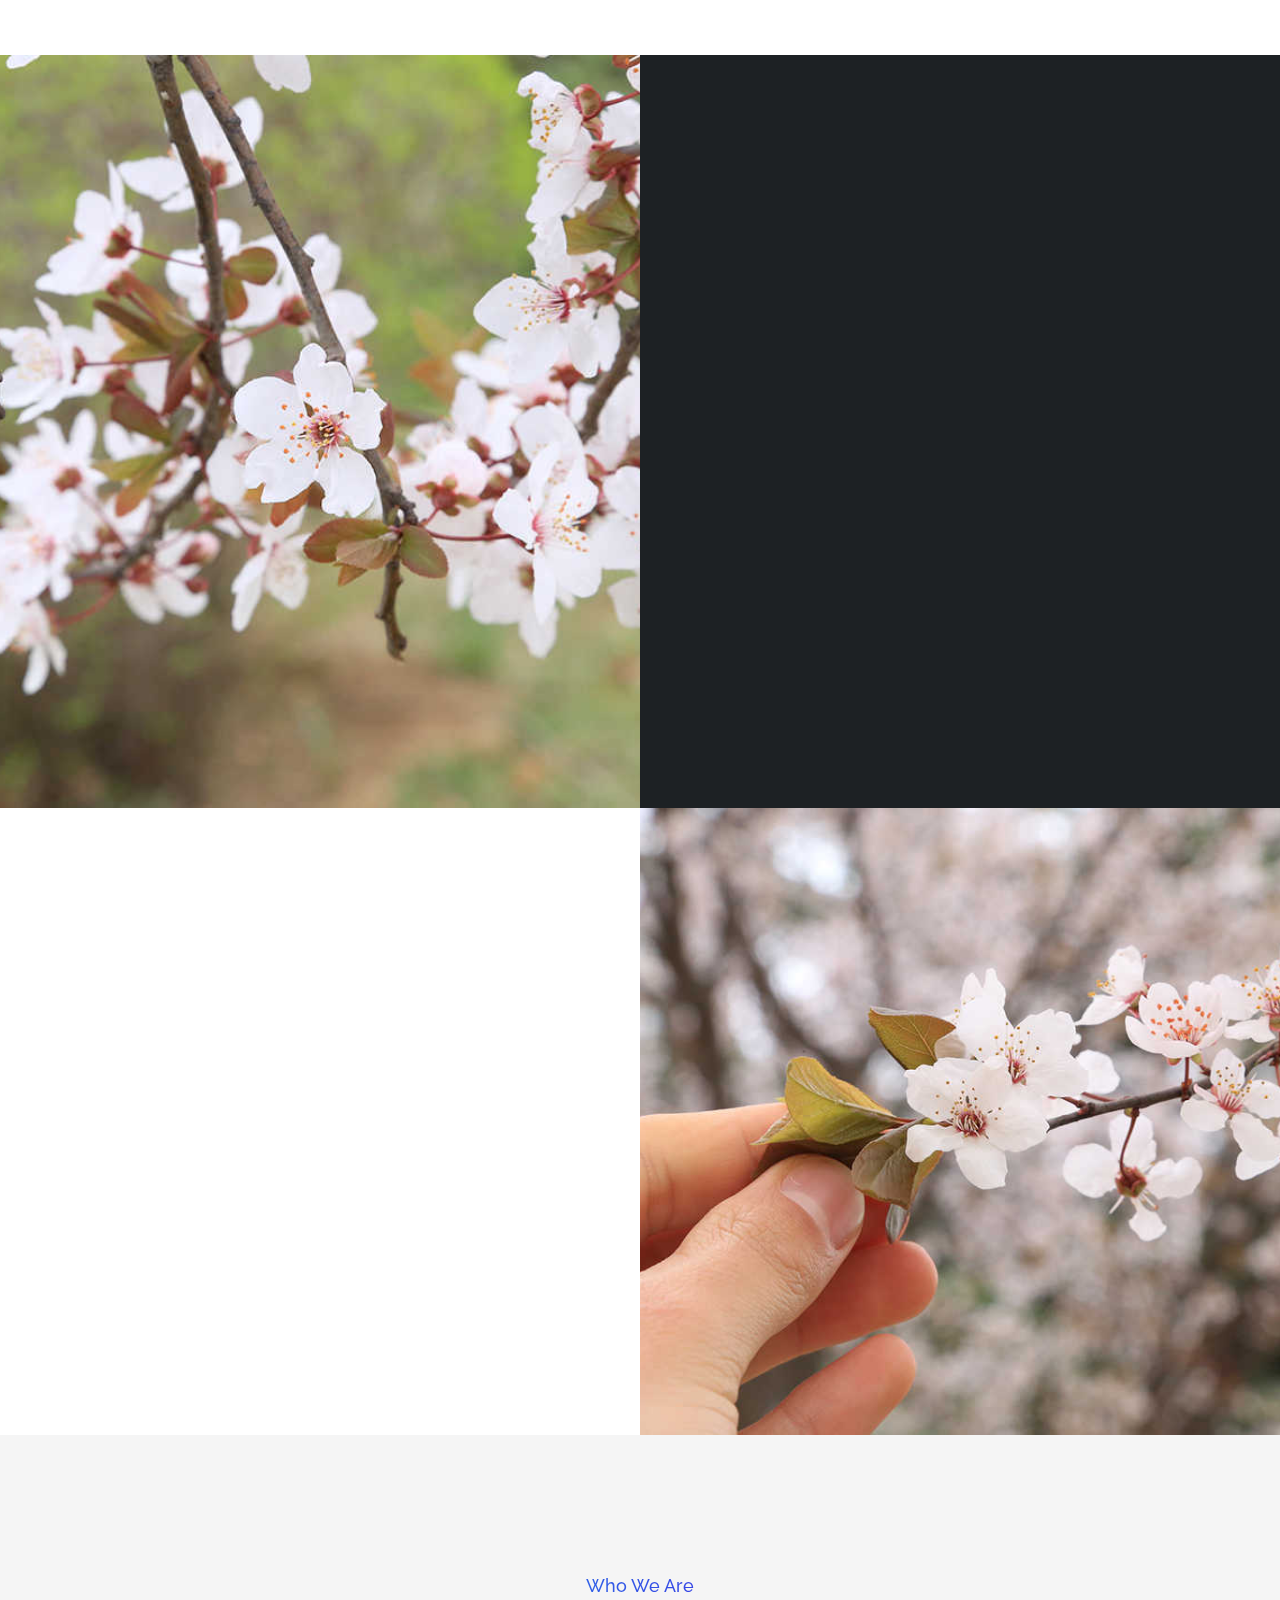
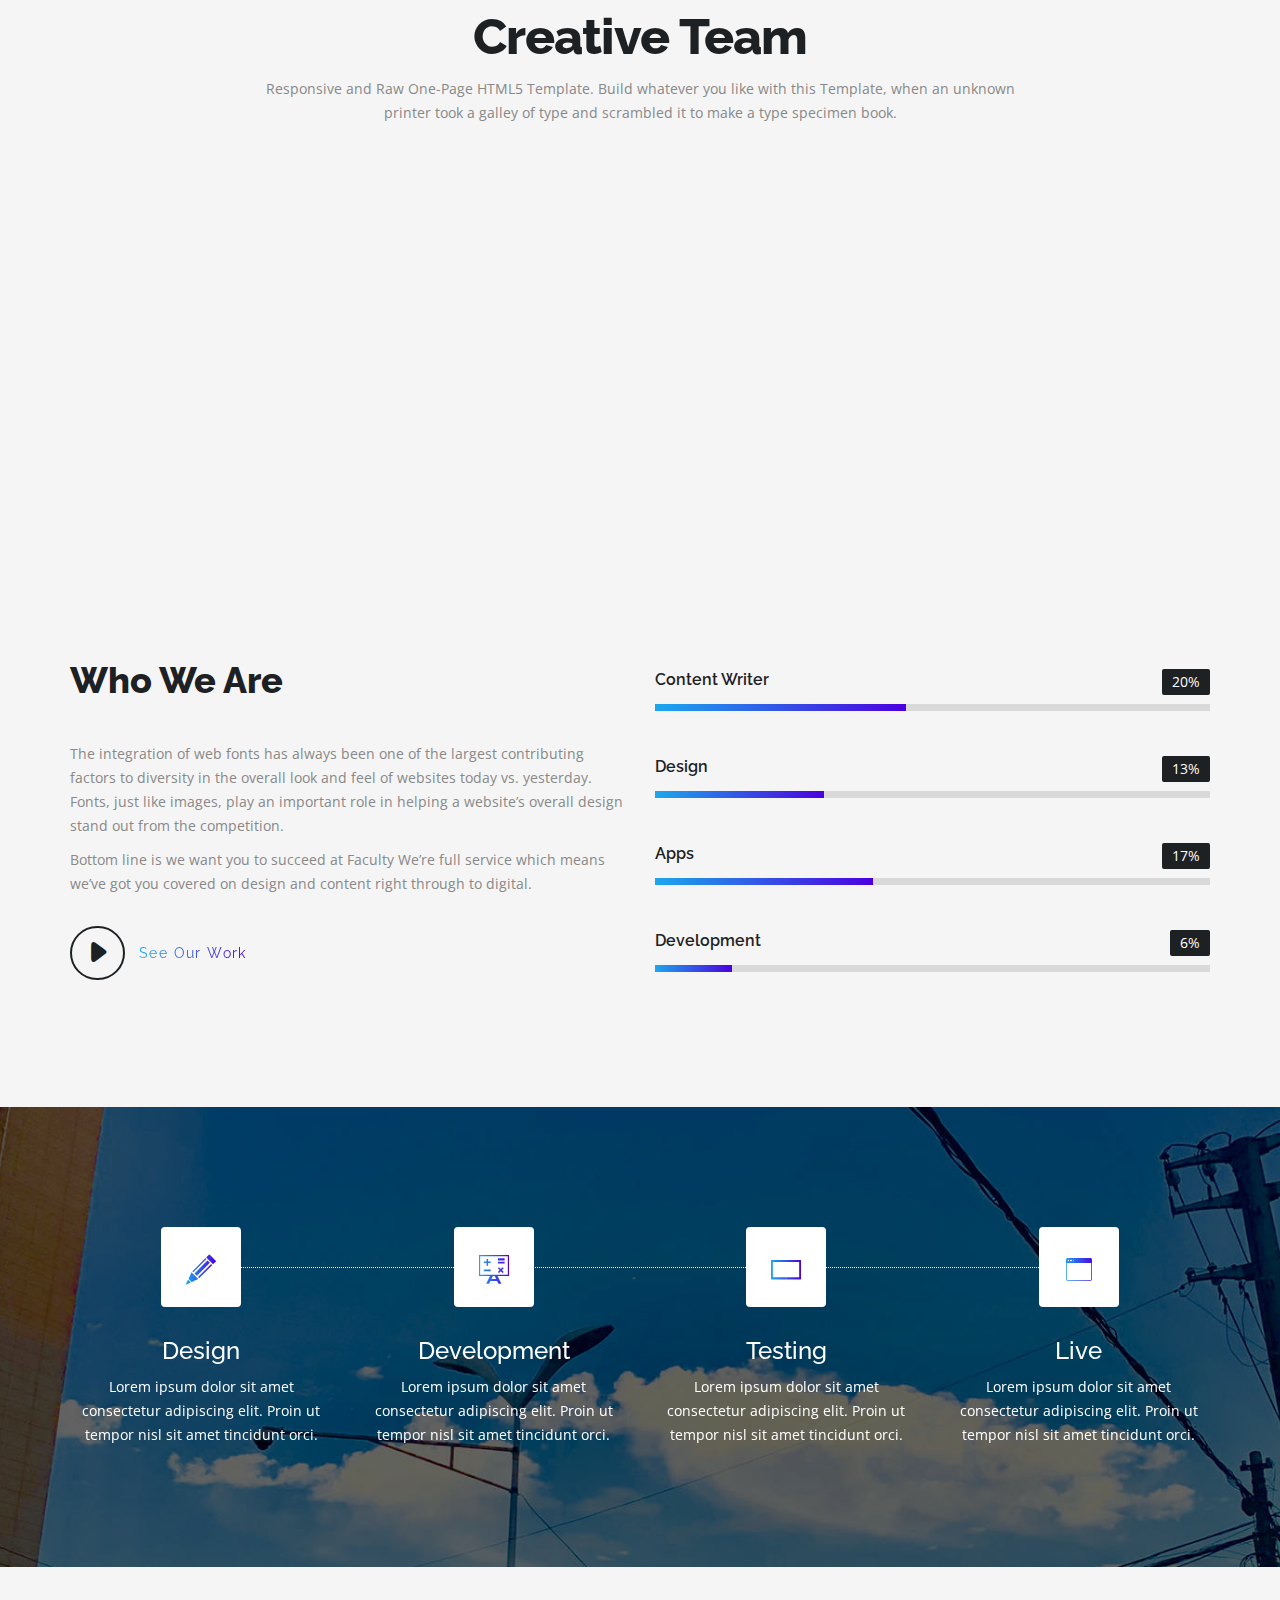
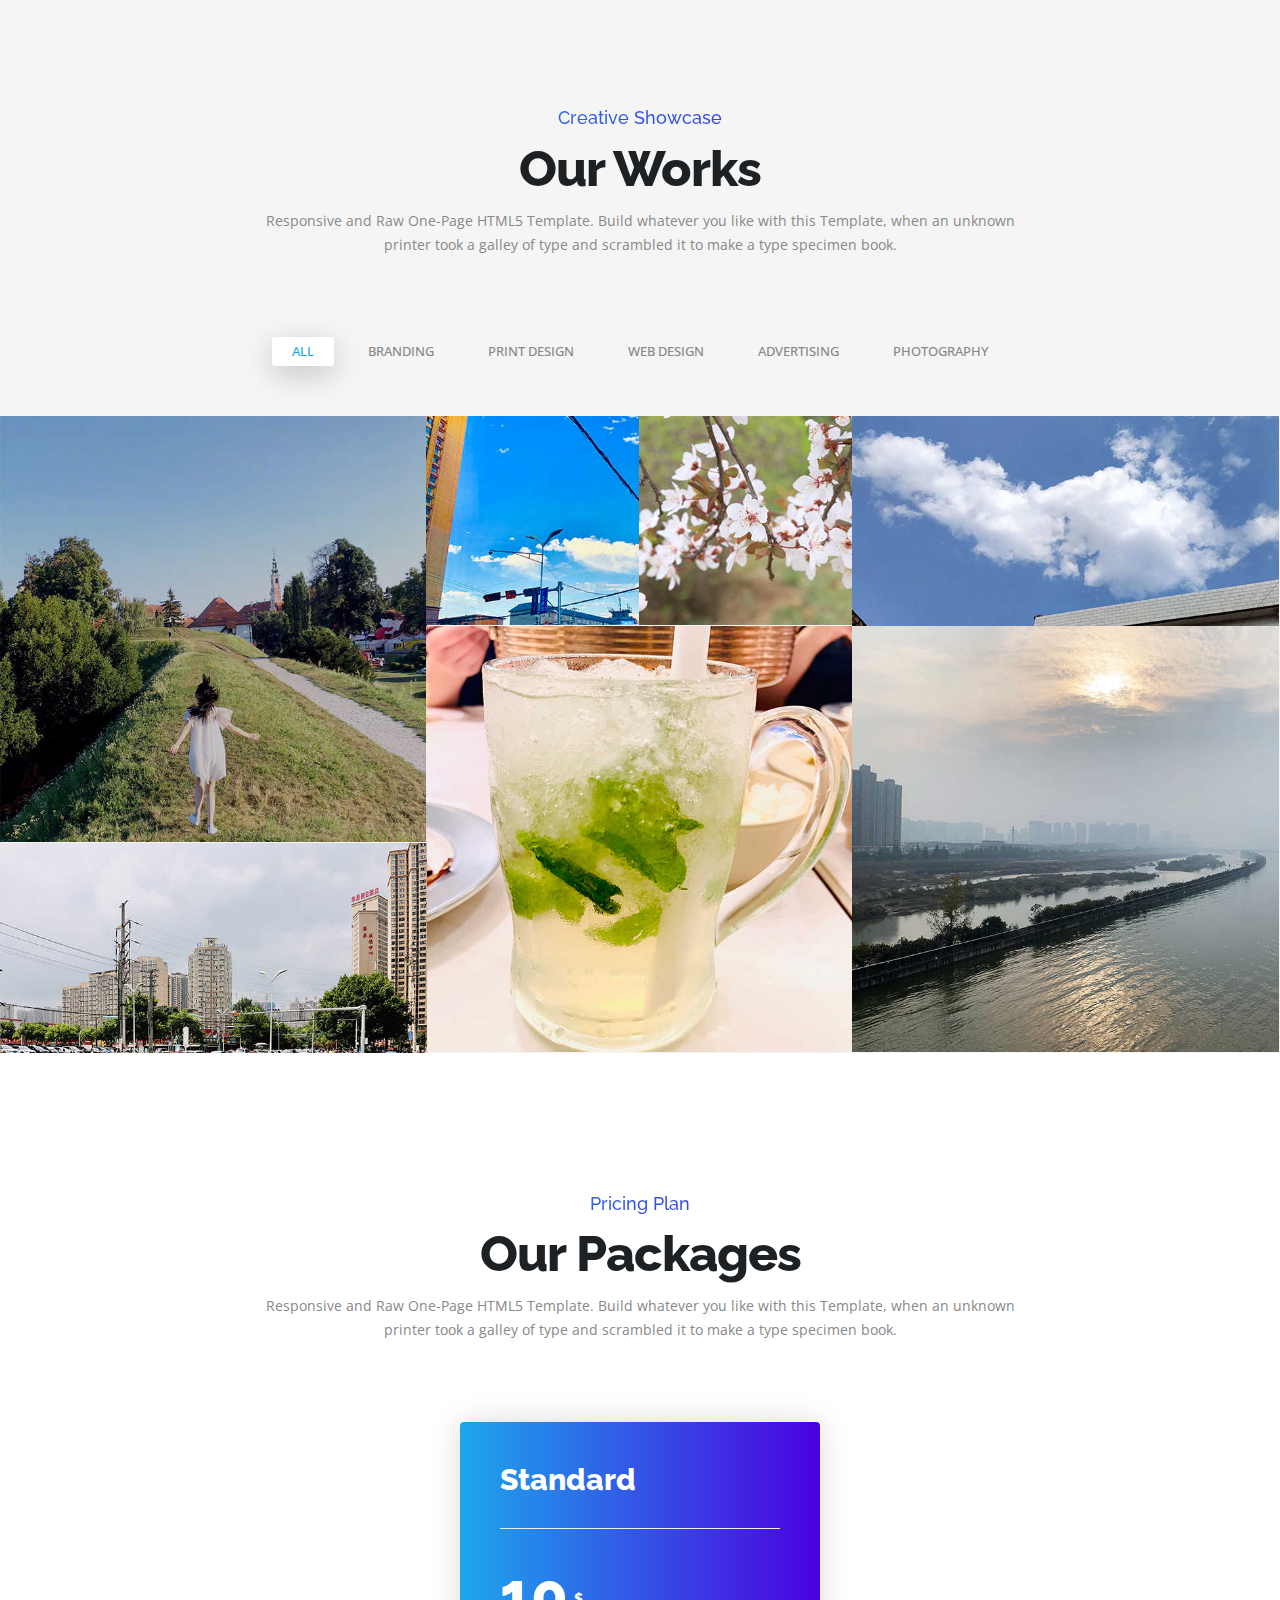
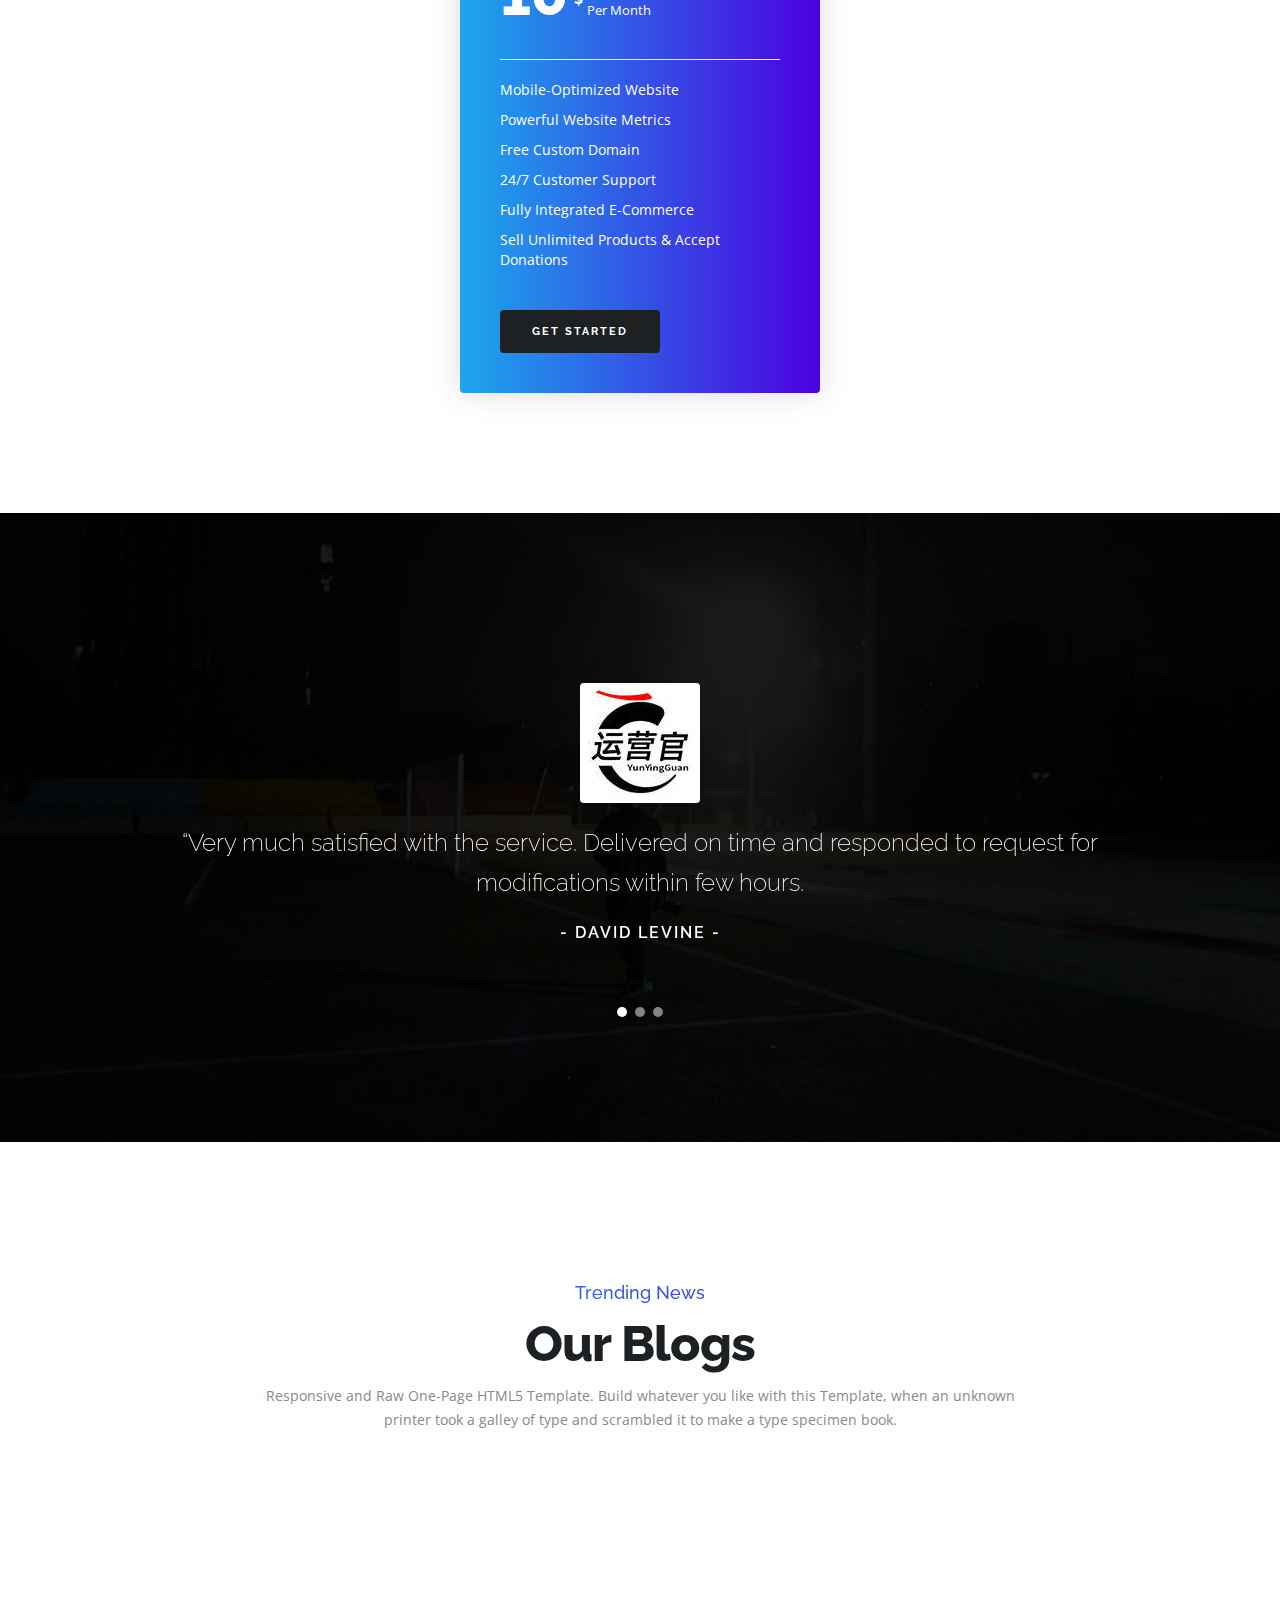
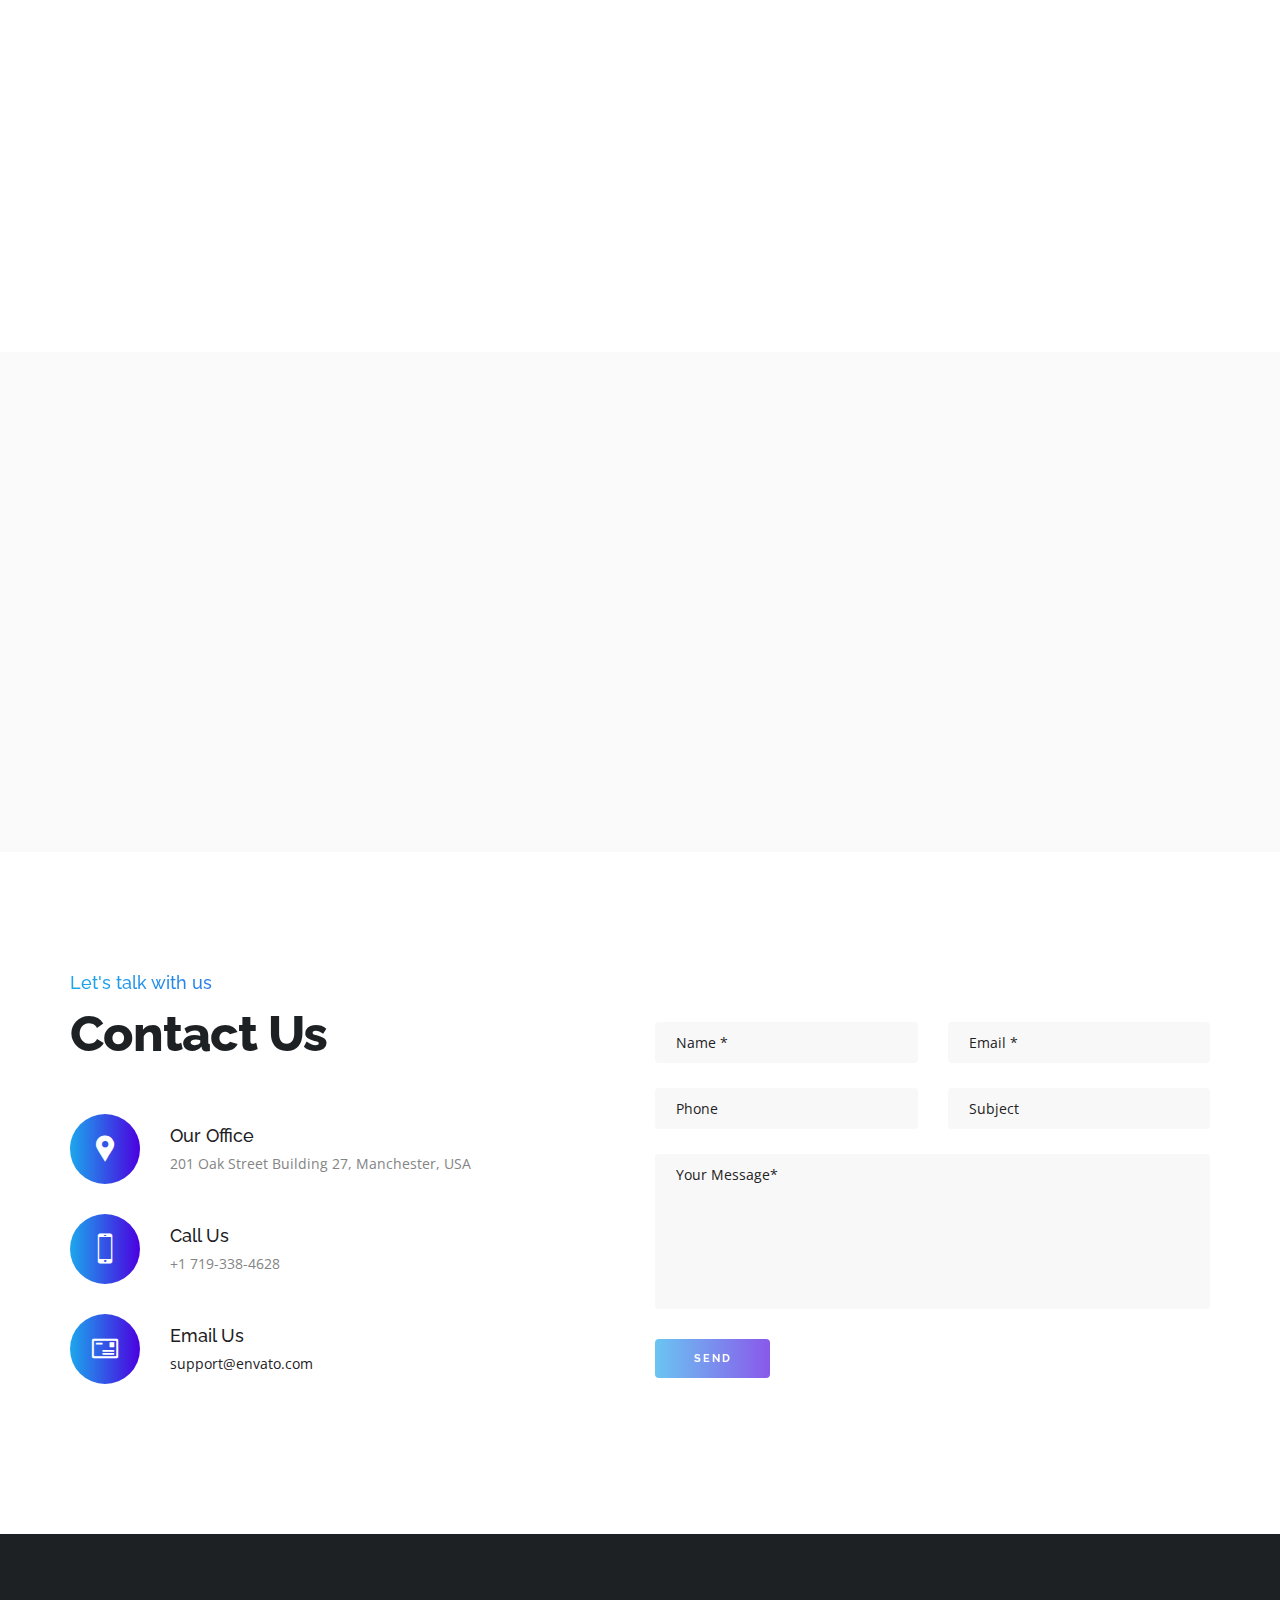
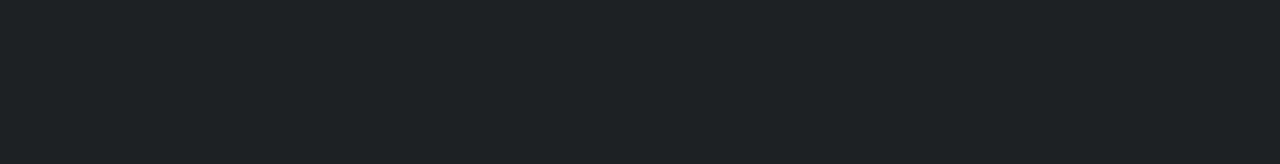
<file: index6.html>
﻿<!DOCTYPE html>
<html lang="en">
<head>
<meta charset="utf-8">
<meta name="viewport" content="width=device-width, initial-scale=1">
<meta http-equiv="X-UA-Compatible" content="IE=edge">
<title>Spyder - One Page Parallax HTML5 Template</title>
<link rel="shortcut icon" href="assets/images/favicon.ico">

<!-- Core Style Sheets -->
<link rel="stylesheet" href="assets/css/master.css">
<!-- Responsive Style Sheets -->
<link rel="stylesheet" href="assets/css/responsive.css">
<!-- Revolution Style Sheets -->
<link rel="stylesheet" type="text/css" href="revolution/css/settings.css">
<link rel="stylesheet" type="text/css" href="revolution/css/layers.css">
<link rel="stylesheet" type="text/css" href="revolution/css/navigation.css">

<!-- PARTICLES ADD-ON FILES -->
<link rel='stylesheet' href='revolution/css/revolution.addon.particles.css?ver=1.0.3' type='text/css' media='all' />
<link rel='stylesheet' href='revolution/css/revolution.addon.beforeafter.css?ver=1.0.0' type='text/css' media='all' />

</head>
<body>

<!--== Loader Start ==-->
<div id="loader-overlay">
  <div class="loader">
    <div class="spinner-double-dot-in"></div>
  </div>
</div>
<!--== Loader End ==-->

<!--== Wrapper Start ==-->
<div class="wrapper">

  <!--== Header Start ==-->
  <nav class="navbar navbar-default navbar-fixed navbar-transparent white bootsnav on no-full no-border studio">
  	<div class="container">
      <!--== Start Atribute Navigation ==-->
      <div class="attr-nav hidden-xs sm-display-none">
        <ul class="social-media-dark social-top">
          <li><a href="#" class="icofont icofont-facebook"></a></li>
          <li><a href="#" class="icofont icofont-twitter"></a></li>
          <li><a href="#" class="icofont icofont-linkedin"></a></li>
          <li class="side-menu"><a href="#"><i class="icofont icofont-navigation-menu"></i></a></li>
        </ul>
      </div>
      <!--== End Atribute Navigation ==-->

      <!--== Start Header Navigation ==-->
      <div class="navbar-header">
        <button type="button" class="navbar-toggle" data-toggle="collapse" data-target="#navbar-menu"> <i class="tr-icon ion-android-menu"></i> </button>
        <div class="logo"> <a href="index.html"><img class="logo logo-display" src="assets/images/logo-white.png" alt=""> <img class="logo logo-scrolled" src="assets/images/logo-black.png" alt=""> </a> </div>
      </div>
      <!--== End Header Navigation ==-->

      <!--== Collect the nav links, forms, and other content for toggling ==-->
      <div class="collapse navbar-collapse" id="navbar-menu">
        <ul class="nav navbar-nav navbar-center" data-in="fadeIn" data-out="fadeOut">
          <li><a class="page-scroll" href="#home">Home</a></li>
          <li><a class="page-scroll" href="#feature">Features</a></li>
          <li><a class="page-scroll" href="#about">About</a></li>
          <li><a class="page-scroll" href="#team">Team</a></li>
          <li><a class="page-scroll" href="#work">Work</a></li>
          <li><a class="page-scroll" href="#pricing">Pricing</a></li>
          <li><a class="page-scroll" href="#blog">Blog</a></li>
          <li><a class="page-scroll" href="#contact">Contact</a></li>
        </ul>
      </div>
      <!--== /.navbar-collapse ==-->
    </div>

    <!-- Start Side Menu -->
    <div class="side dark-bg">
    		<a href="index.html" class="logo-side"><img src="assets/images/logo-white.png" alt="side-logo"/></a>
            <a href="#" class="close-side"><i class="icofont icofont-close"></i></a>
            <div class="widget mt-120">
              <ul class="link">
                <li class="link-item"><a class="page-scroll" href="#home">Home</a></li>
                <li class="link-item"><a class="page-scroll" href="#feature">Features</a></li>
                <li class="link-item"><a class="page-scroll" href="#about">About</a></li>
                <li class="link-item"><a class="page-scroll" href="#team">Team</a></li>
                <li class="link-item"><a class="page-scroll" href="#work">Work</a></li>
                <li class="link-item"><a class="page-scroll" href="#pricing">Pricing</a></li>
                <li class="link-item"><a class="page-scroll" href="#blog">Blog</a></li>
                <li class="link-item"><a class="page-scroll" href="#contact">Contact</a></li>
              </ul>
            </div>
            <ul class="social-media">
              <li><a href="#" class="icofont icofont-facebook"></a></li>
              <li><a href="#" class="icofont icofont-twitter"></a></li>
              <li><a href="#" class="icofont icofont-behance"></a></li>
              <li><a href="#" class="icofont icofont-social-dribble"></a></li>
              <li><a href="#" class="icofont icofont-linkedin"></a></li>
            </ul>
     </div>
     <!-- End Side Menu -->

  </nav>
  <!--== Header End ==-->

  <!--== Hero Slider Start ==-->
  <div class="remove-padding transition-none" id="home">
    <div id="rev_slider_346_1_wrapper" class="rev_slider_wrapper fullscreen-container" data-alias="beforeafterslider1" data-source="gallery" style="background:#252525;padding:0px;">
<!-- START REVOLUTION SLIDER 5.4.3.3 fullscreen mode -->
	<div id="rev_slider_346_1" class="rev_slider fullscreenbanner" style="display:none;" data-version="5.4.3.3">
    <ul>	<!-- SLIDE  -->
    	<li data-index="rs-964" data-transition="fade" data-slotamount="default" data-hideafterloop="0" data-hideslideonmobile="off"  data-easein="default" data-easeout="default" data-masterspeed="default"  data-thumb="http://server.local/revslider/wp-content/uploads/"  data-rotate="0"  data-saveperformance="off"  data-title="Slide" data-param1="" data-param2="" data-param3="" data-param4="" data-param5="" data-param6="" data-param7="" data-param8="" data-param9="" data-param10="" data-description="" data-beforeafter='{"moveto":"50%|50%|50%|50%","bgColor":"linear-gradient(270deg, rgba(28,167,236,1) 0%, rgba(74,0,224,1) 100%)","bgType":"solid","bgImage":"","bgFit":"cover","bgPos":"center center","bgRepeat":"no-repeat","direction":"horizontal","easing":"Power2.easeInOut","delay":"500","time":"750","out":"fade","carousel":false,"bounceArrows":"infinite","bounceType":"repel","bounceAmount":"5","bounceSpeed":"1500","bounceEasing":"ease-in-out","bounceDelay":"750","shiftOffset":"10","shiftTiming":"300","shiftEasing":"ease","shiftDelay":"250"}'>
    		<!-- MAIN IMAGE -->
    		<img src="assets/images/transparent.png" data-bgcolor='linear-gradient(90deg, rgba(203,186,204,1) 0%, rgba(36,57,73,1) 100%)' style='background:linear-gradient(90deg, rgba(203,186,204,1) 0%, rgba(36,57,73,1) 100%)' alt=""  data-bgposition="center center" data-bgfit="cover" data-bgrepeat="no-repeat" data-bgparallax="off" class="rev-slidebg" data-no-retina>
    		<!-- LAYERS -->

    		<!-- LAYER NR. 1 -->
    		<div class="tp-caption   tp-resizeme rs-parallaxlevel-3"
    			 id="slide-964-layer-37"
    			 data-x="['center','center','center','center']" data-hoffset="['0','0','0','0']"
    			 data-y="['middle','middle','middle','middle']" data-voffset="['-280','-280','-280','-280']"
    						data-width="none"
    			data-height="none"
    			data-whitespace="nowrap"

    			data-type="image"
    			data-beforeafter="before"
    			data-responsive_offset="on"

    			data-frames='[{"delay":500,"speed":2000,"frame":"0","from":"y:top;rX:-180deg;","to":"o:1;","ease":"Power4.easeOut"},{"delay":"wait","speed":300,"frame":"999","to":"opacity:0;","ease":"Power3.easeInOut"}]'
    			data-textAlign="['inherit','inherit','inherit','inherit']"
    			data-paddingtop="[0,0,0,0]"
    			data-paddingright="[0,0,0,0]"
    			data-paddingbottom="[0,0,0,0]"
    			data-paddingleft="[0,0,0,0]"

    			style="z-index: 5;"><img src="assets/images/object_macscreen_1-2.png" alt="" data-ww="['1000px','1000px','1000px','500px']" data-hh="['1000px','1000px','1000px','500']" width="2000" height="2000" data-no-retina> </div>

    		<!-- LAYER NR. 2 -->
    		<div class="tp-caption   tp-resizeme rs-parallaxlevel-4"
    			 id="slide-964-layer-23"
    			 data-x="['center','center','center','center']" data-hoffset="['-578','-578','-578','-221']"
    			 data-y="['middle','middle','middle','middle']" data-voffset="['-344','-344','-344','-194']"
    						data-width="none"
    			data-height="none"
    			data-whitespace="nowrap"

    			data-type="image"
    			data-beforeafter="before"
    			data-responsive_offset="on"

    			data-frames='[{"delay":600,"speed":2000,"frame":"0","from":"x:left;y:-500px;rZ:90deg;sX:1;sY:1;","to":"o:1;","ease":"Power4.easeOut"},{"delay":"wait","speed":300,"frame":"999","to":"opacity:0;","ease":"Power3.easeInOut"}]'
    			data-textAlign="['inherit','inherit','inherit','inherit']"
    			data-paddingtop="[0,0,0,0]"
    			data-paddingright="[0,0,0,0]"
    			data-paddingbottom="[0,0,0,0]"
    			data-paddingleft="[0,0,0,0]"

    			style="z-index: 6;"><img src="assets/images/object_plant_1.png" alt="" data-ww="['375px','375px','375px','200px']" data-hh="['375px','375px','375px','200px']" width="1500" height="1500" data-no-retina> </div>

    		<!-- LAYER NR. 3 -->
    		<div class="tp-caption   tp-resizeme rs-parallaxlevel-3"
    			 id="slide-964-layer-28"
    			 data-x="['center','center','center','center']" data-hoffset="['0','0','0','0']"
    			 data-y="['middle','middle','middle','middle']" data-voffset="['-70','-70','-70','-170']"
    						data-width="none"
    			data-height="none"
    			data-whitespace="nowrap"

    			data-type="image"
    			data-beforeafter="before"
    			data-responsive_offset="on"

    			data-frames='[{"delay":700,"speed":2000,"frame":"0","from":"x:-200px;y:bottom;rZ:90deg;sX:1;sY:1;","to":"o:1;","ease":"Power4.easeOut"},{"delay":"wait","speed":300,"frame":"999","to":"opacity:0;","ease":"Power3.easeInOut"}]'
    			data-textAlign="['inherit','inherit','inherit','inherit']"
    			data-paddingtop="[0,0,0,0]"
    			data-paddingright="[0,0,0,0]"
    			data-paddingbottom="[0,0,0,0]"
    			data-paddingleft="[0,0,0,0]"

    			style="z-index: 7;"><img src="assets/images/keyboard_apple.png" alt="" data-ww="['600px','600px','600px','300px']" data-hh="['600px','600px','600px','300px']" width="1600" height="1600" data-no-retina> </div>

    		<!-- LAYER NR. 4 -->
    		<div class="tp-caption   tp-resizeme rs-parallaxlevel-2"
    			 id="slide-964-layer-22"
    			 data-x="['center','center','center','center']" data-hoffset="['307','307','307','131']"
    			 data-y="['middle','middle','middle','middle']" data-voffset="['-59','-59','-59','-103']"
    						data-width="none"
    			data-height="none"
    			data-whitespace="nowrap"

    			data-type="image"
    			data-beforeafter="before"
    			data-responsive_offset="on"

    			data-frames='[{"delay":800,"speed":2000,"frame":"0","from":"x:200px;y:bottom;rZ:-180deg;sX:1;sY:1;","to":"o:1;rZ:-20;","ease":"Power4.easeOut"},{"delay":"wait","speed":300,"frame":"999","to":"opacity:0;","ease":"Power3.easeInOut"}]'
    			data-textAlign="['inherit','inherit','inherit','inherit']"
    			data-paddingtop="[0,0,0,0]"
    			data-paddingright="[0,0,0,0]"
    			data-paddingbottom="[0,0,0,0]"
    			data-paddingleft="[0,0,0,0]"

    			style="z-index: 8;"><img src="assets/images/object_macmouse_1.png" alt="" data-ww="['250px','250px','250px','125px']" data-hh="['250px','250px','250px','125px']" width="1000" height="1000" data-no-retina> </div>

    		<!-- LAYER NR. 5 -->
    		<div class="tp-caption   tp-resizeme rs-parallaxlevel-2"
    			 id="slide-964-layer-35"
    			 data-x="['center','center','center','center']" data-hoffset="['-296','-296','-296','-149']"
    			 data-y="['middle','middle','middle','middle']" data-voffset="['-67','-67','-67','-89']"
    						data-width="none"
    			data-height="none"
    			data-whitespace="nowrap"

    			data-type="image"
    			data-beforeafter="before"
    			data-responsive_offset="on"

    			data-frames='[{"delay":900,"speed":2000,"frame":"0","from":"x:left;y:200px;rZ:180deg;sX:1;sY:1;","to":"o:1;rZ:45;","ease":"Power4.easeOut"},{"delay":"wait","speed":300,"frame":"999","to":"opacity:0;","ease":"Power3.easeInOut"}]'
    			data-textAlign="['inherit','inherit','inherit','inherit']"
    			data-paddingtop="[0,0,0,0]"
    			data-paddingright="[0,0,0,0]"
    			data-paddingbottom="[0,0,0,0]"
    			data-paddingleft="[0,0,0,0]"

    			style="z-index: 9;"><img src="assets/images/object_glasses_2.png" alt="" data-ww="['250px','250px','250px','125px']" data-hh="['250px','250px','250px','125px']" width="1000" height="1000" data-no-retina> </div>

    		<!-- LAYER NR. 6 -->
    		<div class="tp-caption   tp-resizeme  tp-whiteshadow rs-parallaxlevel-5"
    			 id="slide-964-layer-1"
    			 data-x="['center','center','center','center']" data-hoffset="['0','0','0','0']"
    			 data-y="['middle','middle','middle','middle']" data-voffset="['110','110','110','0']"
    						data-fontsize="['120','120','120','60']"
    			data-lineheight="['120','120','120','60']"
    			data-letterspacing="['50','50','50','30']"
    			data-width="none"
    			data-height="none"
    			data-whitespace="nowrap"

    			data-type="text"
    			data-beforeafter="before"
    			data-responsive_offset="on"

    			data-frames='[{"delay":500,"speed":2000,"frame":"0","from":"opacity:0;fb:40px;","to":"o:1;fb:0;","ease":"Power4.easeInOut"},{"delay":"wait","speed":300,"frame":"999","to":"opacity:0;fb:0;","ease":"Power3.easeInOut"}]'
    			data-textAlign="['center','center','center','center']"
    			data-paddingtop="[0,0,0,0]"
    			data-paddingright="[0,0,0,0]"
    			data-paddingbottom="[0,0,0,0]"
    			data-paddingleft="[50,50,50,50]"
    			data-blendmode="screen"

    			style="z-index: 10; white-space: nowrap; font-size: 120px; line-height: 120px; font-weight: 400; color: #000000; letter-spacing: 50px;font-family: 'Raleway', sans-serif;text-transform:uppercase;">NICE </div>

    		<!-- LAYER NR. 7 -->
    		<div class="tp-caption   tp-resizeme rs-parallaxlevel-5"
    			 id="slide-964-layer-48"
    			 data-x="['center','center','center','center']" data-hoffset="['0','0','0','0']"
    			 data-y="['middle','middle','middle','middle']" data-voffset="['210','210','210','100']"
    						data-width="['960','960','960','320']"
    			data-height="none"
    			data-whitespace="normal"

    			data-type="text"
    			data-beforeafter="before"
    			data-responsive_offset="on"

    			data-frames='[{"delay":600,"speed":2000,"frame":"0","from":"sX:1;sY:1;opacity:0;fb:40px;","to":"o:1;fb:0;","ease":"Power4.easeInOut"},{"delay":"wait","speed":300,"frame":"999","to":"opacity:0;fb:0;","ease":"Power3.easeInOut"}]'
    			data-textAlign="['center','center','center','center']"
    			data-paddingtop="[0,0,0,0]"
    			data-paddingright="[0,0,0,0]"
    			data-paddingbottom="[0,0,0,0]"
    			data-paddingleft="[5,5,5,5]"

    			style="z-index: 11; min-width: 960px; max-width: 960px; white-space: normal; font-size: 13px; line-height: 20px; font-weight: 400; color: #ffffff; letter-spacing: 5px;font-family: 'Raleway', sans-serif;text-transform:uppercase;">New HTML Templates Generation</div>

    		<!-- LAYER NR. 8 -->
    		<div class="tp-caption   tp-resizeme rs-parallaxlevel-4"
    			 id="slide-964-layer-46"
    			 data-x="['center','center','center','center']" data-hoffset="['0','0','0','0']"
    			 data-y="['bottom','bottom','bottom','bottom']" data-voffset="['70','70','70','80']"
    						data-width="none"
    			data-height="none"
    			data-whitespace="nowrap"

    			data-type="text"
    			data-beforeafter="before"
    			data-responsive_offset="on"

    			data-frames='[{"delay":700,"speed":2000,"frame":"0","from":"sX:1;sY:1;opacity:0;fb:40px;","to":"o:1;fb:0;","ease":"Power4.easeInOut"},{"delay":"wait","speed":300,"frame":"999","to":"opacity:0;fb:0;","ease":"Power3.easeInOut"},{"frame":"hover","speed":"200","ease":"Linear.easeNone","to":"o:1;rX:0;rY:0;rZ:0;z:0;fb:0;","style":"c:rgb(0,0,0);bg:rgb(255,255,255);"}]'
    			data-textAlign="['center','center','center','center']"
    			data-paddingtop="[0,0,0,0]"
    			data-paddingright="[40,40,40,40]"
    			data-paddingbottom="[0,0,0,0]"
    			data-paddingleft="[45,45,45,45]"
    			data-blendmode="overlay"

    			style="z-index: 12; white-space: nowrap; font-size: 15px; line-height: 60px; font-weight: 700; color: #ffffff; letter-spacing: 5px;font-family: 'Raleway', sans-serif;background-color:rgb(101,101,101);cursor:pointer;">MAKE A CHOICE </div>

    		<!-- LAYER NR. 9 -->
    		<div class="tp-caption   tp-resizeme rs-parallaxlevel-3"
    			 id="slide-964-layer-38"
    			 data-x="['center','center','center','center']" data-hoffset="['0','0','0','0']"
    			 data-y="['middle','middle','middle','middle']" data-voffset="['-280','-280','-280','-280']"
    						data-width="none"
    			data-height="none"
    			data-whitespace="nowrap"

    			data-type="image"
    			data-beforeafter="after"
    			data-responsive_offset="on"

    			data-frames='[{"delay":2000,"speed":2000,"frame":"0","from":"y:top;rX:-180deg;","to":"o:1;","ease":"Power4.easeOut"},{"delay":"wait","speed":300,"frame":"999","to":"opacity:0;","ease":"Power3.easeInOut"}]'
    			data-textAlign="['inherit','inherit','inherit','inherit']"
    			data-paddingtop="[0,0,0,0]"
    			data-paddingright="[0,0,0,0]"
    			data-paddingbottom="[0,0,0,0]"
    			data-paddingleft="[0,0,0,0]"

    			style="z-index: 13;"><img src="assets/images/object_macscreen_2.png" alt="" data-ww="['1000px','1000px','1000px','500px']" data-hh="['1000px','1000px','1000px','500']" width="2000" height="2000" data-no-retina> </div>

    		<!-- LAYER NR. 10 -->
    		<div class="tp-caption   tp-resizeme rs-parallaxlevel-4"
    			 id="slide-964-layer-42"
    			 data-x="['center','center','center','center']" data-hoffset="['545','545','545','181']"
    			 data-y="['middle','middle','middle','middle']" data-voffset="['-203','-203','-203','-178']"
    						data-width="none"
    			data-height="none"
    			data-whitespace="nowrap"

    			data-type="image"
    			data-beforeafter="after"
    			data-responsive_offset="on"

    			data-frames='[{"delay":2100,"speed":2000,"frame":"0","from":"x:right;y:-500px;rZ:-180deg;","to":"o:1;","ease":"Power4.easeOut"},{"delay":"wait","speed":300,"frame":"999","to":"opacity:0;","ease":"Power3.easeInOut"}]'
    			data-textAlign="['inherit','inherit','inherit','inherit']"
    			data-paddingtop="[0,0,0,0]"
    			data-paddingright="[0,0,0,0]"
    			data-paddingbottom="[0,0,0,0]"
    			data-paddingleft="[0,0,0,0]"

    			style="z-index: 14;"><img src="assets/images/object_coffee_1.png" alt="" data-ww="['375px','375px','375px','170px']" data-hh="['375px','375px','375px','170px']" width="1500" height="1500" data-no-retina> </div>

    		<!-- LAYER NR. 11 -->
    		<div class="tp-caption   tp-resizeme rs-parallaxlevel-3"
    			 id="slide-964-layer-45"
    			 data-x="['center','center','center','center']" data-hoffset="['0','0','0','0']"
    			 data-y="['middle','middle','middle','middle']" data-voffset="['-70','-70','-70','-170']"
    						data-width="none"
    			data-height="none"
    			data-whitespace="nowrap"

    			data-type="image"
    			data-beforeafter="after"
    			data-responsive_offset="on"

    			data-frames='[{"delay":2200,"speed":2000,"frame":"0","from":"x:-200px;y:bottom;rZ:90deg;sX:1;sY:1;","to":"o:1;","ease":"Power4.easeOut"},{"delay":"wait","speed":300,"frame":"999","to":"opacity:0;","ease":"Power3.easeInOut"}]'
    			data-textAlign="['inherit','inherit','inherit','inherit']"
    			data-paddingtop="[0,0,0,0]"
    			data-paddingright="[0,0,0,0]"
    			data-paddingbottom="[0,0,0,0]"
    			data-paddingleft="[0,0,0,0]"

    			style="z-index: 15;"><img src="assets/images/keyboard_apple.png" alt="" data-ww="['600px','600px','600px','300px']" data-hh="['600px','600px','600px','300px']" width="1600" height="1600" data-no-retina> </div>

    		<!-- LAYER NR. 12 -->
    		<div class="tp-caption   tp-resizeme  tp-blackshadow rs-parallaxlevel-5"
    			 id="slide-964-layer-9"
    			 data-x="['center','center','center','center']" data-hoffset="['0','0','0','0']"
    			 data-y="['middle','middle','middle','middle']" data-voffset="['110','110','110','0']"
    						data-fontsize="['120','120','120','60']"
    			data-lineheight="['120','120','120','60']"
    			data-letterspacing="['50','50','50','30']"
    			data-width="none"
    			data-height="none"
    			data-whitespace="nowrap"

    			data-type="text"
    			data-beforeafter="after"
    			data-responsive_offset="on"

    			data-frames='[{"delay":2000,"speed":2000,"frame":"0","from":"sX:1;sY:1;opacity:0;fb:40px;","to":"o:1;fb:0;","ease":"Power4.easeInOut"},{"delay":"wait","speed":300,"frame":"999","to":"opacity:0;fb:0;","ease":"Power3.easeInOut"}]'
    			data-textAlign="['center','center','center','center']"
    			data-paddingtop="[0,0,0,0]"
    			data-paddingright="[0,0,0,0]"
    			data-paddingbottom="[0,0,0,0]"
    			data-paddingleft="[50,50,50,50]"
    			data-blendmode="overlay"

    			style="z-index: 16; white-space: nowrap; font-size: 120px; line-height: 120px; font-weight: 800; color: #ffffff; letter-spacing: 50px;font-family: 'Raleway', sans-serif;text-transform:uppercase;">SPYDER </div>

    		<!-- LAYER NR. 13 -->
    		<div class="tp-caption   tp-resizeme rs-parallaxlevel-5"
    			 id="slide-964-layer-49"
    			 data-x="['center','center','center','center']" data-hoffset="['0','0','0','0']"
    			 data-y="['middle','middle','middle','middle']" data-voffset="['210','210','210','100']"
    						data-width="['960','960','960','320']"
    			data-height="none"
    			data-whitespace="normal"

    			data-type="text"
    			data-beforeafter="after"
    			data-responsive_offset="on"

    			data-frames='[{"delay":2100,"speed":2000,"frame":"0","from":"sX:1;sY:1;opacity:0;fb:40px;","to":"o:1;fb:0;","ease":"Power4.easeInOut"},{"delay":"wait","speed":300,"frame":"999","to":"opacity:0;fb:0;","ease":"Power3.easeInOut"}]'
    			data-textAlign="['center','center','center','center']"
    			data-paddingtop="[0,0,0,0]"
    			data-paddingright="[0,0,0,0]"
    			data-paddingbottom="[0,0,0,0]"
    			data-paddingleft="[5,5,5,5]"

    			style="z-index: 17; min-width: 960px; max-width: 960px; white-space: normal; font-size: 13px; line-height: 20px; font-weight: 400; color: #ffffff; letter-spacing: 5px;font-family: 'Raleway', sans-serif;text-transform:uppercase;">New HTML Templates Generation</div>

    		<!-- LAYER NR. 14 -->
    		<div class="tp-caption   tp-resizeme rs-parallaxlevel-4"
    			 id="slide-964-layer-44"
    			 data-x="['center','center','center','center']" data-hoffset="['0','0','0','0']"
    			 data-y="['bottom','bottom','bottom','bottom']" data-voffset="['70','70','70','80']"
    			 data-width="none"
    			 data-height="none"
    			 data-whitespace="nowrap"
     			 data-type="text"
    			 data-beforeafter="after"
    			 data-responsive_offset="on"
      		 data-frames='[{"delay":2200,"speed":2000,"frame":"0","from":"sX:1;sY:1;opacity:0;fb:40px;","to":"o:1;fb:0;","ease":"Power4.easeInOut"},{"delay":"wait","speed":300,"frame":"999","to":"opacity:0;fb:0;","ease":"Power3.easeInOut"},{"frame":"hover","speed":"200","ease":"Linear.easeNone","to":"o:1;rX:0;rY:0;rZ:0;z:0;fb:0;","style":"c:rgb(0,0,0);bg:rgb(255,255,255);"}]'
      		 data-textAlign="['center','center','center','center']"
      		 data-paddingtop="[0,0,0,0]"
      		 data-paddingright="[40,40,40,40]"
      		 data-paddingbottom="[0,0,0,0]"
      		 data-paddingleft="[45,45,45,45]"
      		 data-blendmode="overlay"

    			style="z-index: 18; white-space: nowrap; font-size: 15px; line-height: 60px; font-weight: 700; color: #ffffff; letter-spacing: 5px;font-family: 'Raleway', sans-serif;background-color:rgb(101,101,101);cursor:pointer;">MAKE A CHOICE </div>
    	</li>
    	<!-- SLIDE  -->

    </ul>
    <div class="tp-bannertimer tp-bottom" style="visibility: hidden !important;"></div>	</div>
    </div><!-- END REVOLUTION SLIDER -->
  </div>
  <!--== Hero Slider End ==-->

  <!--== Who We Are Start ==-->
  <div class="white-bg pt-120 pb-120" id="feature">
    <div class="container">
      <div class="row">
        <div class="col-md-8 centerize-col text-center">
          <div class="section-title">
            <h4 class="gradient-color">The Best Business Template</h4>
            <h1>Our Features</h1>
            <p>
              Responsive and Raw One-Page HTML5 Template. Build whatever you like with this Template, when an unknown printer took a galley of type and scrambled it to make a type specimen book.
            </p>
          </div>
        </div>
      </div>
      <div class="row mt-50">
        <div class="col-md-3 col-sm-6 col-xs-12">
         <div class="gradient feature-box text-center xs-mb-30 sm-mb-30 feature-box-default-bg light-border center-feature wow fadeInLeft" data-wow-delay="0.1s">
         	  <i class="icofont icofont-code-alt font-40px"></i>
          	<h4 class="mt-0 font-600">Friendly Codes</h4>
          	<p class="font-400">Lorem Ipsum is simply dummy text of the printing and typesetting industry.</p>
          </div>
        </div>
        <div class="col-md-3 col-sm-6 col-xs-12">
         <div class="gradient feature-box text-center xs-mb-30 sm-mb-30 feature-box-default-bg light-border center-feature wow fadeInUp" data-wow-delay="0.2s">
         	 <i class="icofont icofont-electron font-40px"></i>
          	<h4 class="mt-0 font-600">SEO Optimized</h4>
          	<p class="font-400">Lorem Ipsum is simply dummy text of the printing and typesetting industry.</p>
          </div>
        </div>
        <div class="col-md-3 col-sm-6 col-xs-12">
         <div class="gradient feature-box text-center xs-mb-30 feature-box-default-bg light-border center-feature wow fadeInDown" data-wow-delay="0.3s">
         	 <i class="icofont icofont-rocket-alt-2 font-40px"></i>
          	<h4 class="mt-0 font-600">Fast Support</h4>
          	<p class="font-400">Lorem Ipsum is simply dummy text of the printing and typesetting industry.</p>
          </div>
        </div>
        <div class="col-md-3 col-sm-6 col-xs-12">
         <div class="gradient feature-box text-center feature-box-default-bg light-border center-feature wow fadeInRight" data-wow-delay="0.4s">
         	 <i class="icofont icofont-windows-lumia font-40px"></i>
          	<h4 class="mt-0 font-600">Fully Responsive</h4>
          	<p class="font-400">Lorem Ipsum is simply dummy text of the printing and typesetting industry.</p>
          </div>
        </div>
      </div>
    </div>
  </div>
  <!--== Who We Are End ==-->

  <!--== About Company Start ==-->
  <div class="dark-bg pt-0 pb-0 about-section sm-pt-50 sm-pb-50" id="about">
    <div class="col-md-6 col-sm-6 bg-flex bg-flex-left">
      <div class="bg-flex-holder bg-flex-cover" style="background-image: url(assets/images/bg-left-img-2.jpg);"></div>
    </div>
    <div class="container-fluid">
      <div class="col-md-6 col-sm-6 col-md-offset-6 col-sm-offset-6">
          <div class="col-inner spacer text-left wow fadeInLeft" data-wow-delay="0.1s">
            <div class="mission-section xs-mb-80">
              <div class="section-title">
                <h4 class="gradient-color">We Create Awesome Stuff</h4>
                <h1 class="white-color">Our Services</h1>
                <p>Responsive and Raw One-Page HTML5 Template. Build whatever you like with this Template, when an unknown printer took a galley of type and scrambled it to make a type specimen book.</p>
              </div>
              <div class="gradient icon-text feature-box-2 mb-30 clearfix">
                <div class="icon">
                  <i class="icofont icofont-gear font-30px white-color"></i>
                </div>
                <h3 class="white-color mt-0">Powerful Options</h3>
                <div class="dis">
                  We focus on the needs of small to middle market businesses.
                </div>
              </div>
              <div class="gradient icon-text feature-box-2 mb-30 clearfix">
                <div class="icon">
                  <i class="icofont icofont-responsive font-30px white-color"></i>
                </div>
                <h3 class="white-color mt-0">Responsive Design</h3>
                <div class="dis">
                  A great business plan is a foundation of every successful business
                </div>
              </div>
              <div class="gradient icon-text feature-box-2 mb-30 clearfix">
                <div class="icon">
                  <i class="icofont icofont-slightly-smile font-30px white-color"></i>
                </div>
                <h3 class="white-color mt-0">Happy Clients</h3>
                <div class="dis">
                  We help our clients take advantage of any investment out in the world
                </div>
              </div>
            </div>
          </div>
        </div>
      </div>
  </div>
  <!--== About Company End ==-->

  <!--== Who We Are Start ==-->
  <div class="white-bg pt-0 pb-0 sm-pt-50 sm-pb-50 about-section">
    <div class="col-md-6 col-sm-6 bg-flex bg-flex-right">
      <div class="bg-flex-holder bg-flex-cover" style="background-image: url(assets/images/bg-left-img.jpg);"></div>
    </div>
    <div class="container-fluid">
      <div class="col-md-6 col-sm-6">
          <div class="col-inner spacer text-left wow fadeInRight" data-wow-delay="0.2s">
            <div class="mission-section xs-mb-80">
              <div class="section-title">
                <h4 class="gradient-color">Our Mission</h4>
                <h1>About Us</h1>
              </div>
              <p>
                Vivamus enim metus, varius et nunc quis, elementum pharetra turpis. Proin vel massa sed turpis auctor consectetur. Proin rhoncus eleifend pulvinar.
              </p>
              <p>
                Nam suscipit, enim eu semper porta, est magna facilisis lorem, sagittis sollicitudin ipsum ipsum at tortor. Proin diam massa, fermentum eget nisl consequat, viverra accumsan turpis. Maecenas non nunc quis odio dignissim efficitur eget eu leo. Donec ut accumsan metus, sit amet efficitur diam.
              </p>
              <p class="mt-30">
                <a class="btn btn-lg btn-gradient btn-default">Buy template</a>
              </p>
          </div>
          </div>
        </div>
      </div>
  </div>
  <!--== Who We Are End ==-->

  <!--== Team Start ==-->
  <div class="grey-bg pt-120 pb-120" id="team">
    <div class="container">
      <div class="row">
        <div class="col-md-8 centerize-col text-center">
          <div class="section-title">
            <h4 class="gradient-color">Who We Are</h4>
            <h1>Creative Team</h1>
            <p>
              Responsive and Raw One-Page HTML5 Template. Build whatever you like with this Template, when an unknown printer took a galley of type and scrambled it to make a type specimen book.
            </p>
          </div>
        </div>
      </div>
      <div class="row mt-50">
          <div class="col-md-3 col-sm-6 col-xs-12 wow fadeInLeft" data-wow-delay="0.1s">
            <div class="team style-2 xs-mb-30 sm-mb-30">
              <div class="team-img">
                <img src="assets/images/team/team-01.jpg" alt="">
                <div class="social-icons-style-02">
                  <ul class="sm-icon mt-20 mb-0">
                    <li><a class="fb" href="#."><i class="icofont icofont-facebook"></i></a></li>
                    <li><a class="tw" href="#."><i class="icofont icofont-twitter"></i></a></li>
                    <li><a class="be" href="#."><i class="icofont icofont-behance"></i></a></li>
                    <li><a class="in" href="#."><i class="icofont icofont-linkedin"></i></a></li>
                  </ul>
                </div>
              </div>
              <div class="team-info text-center">
                <h3>Bobby Castro</h3>
                <span class="title gradient-color">Project Manager</span>
              </div>
            </div>
          </div>
          <!--== Member End ==-->
          <div class="col-md-3 col-sm-6 col-xs-12 wow fadeInUp" data-wow-delay="0.2s">
            <div class="team style-2 xs-mb-30 sm-mb-30">
              <div class="team-img">
                <img src="assets/images/team/team-02.jpg" alt="">
                <div class="social-icons-style-02">
                  <ul class="sm-icon mt-20 mb-0">
                    <li><a class="fb" href="#."><i class="icofont icofont-facebook"></i></a></li>
                    <li><a class="tw" href="#."><i class="icofont icofont-twitter"></i></a></li>
                    <li><a class="be" href="#."><i class="icofont icofont-behance"></i></a></li>
                    <li><a class="in" href="#."><i class="icofont icofont-linkedin"></i></a></li>
                  </ul>
                </div>
              </div>
              <div class="team-info text-center">
                <h3>Luara Prior</h3>
                <span class="title gradient-color">Marketing Manager</span>
              </div>
            </div>
          </div>
          <!--== Member End ==-->
          <div class="col-md-3 col-sm-6 col-xs-12 wow fadeInDown" data-wow-delay="0.3s">
            <div class="team style-2 xs-mb-30">
              <div class="team-img">
                <img src="assets/images/team/team-03.jpg" alt="">
                <div class="social-icons-style-02">
                  <ul class="sm-icon mt-20 mb-0">
                    <li><a class="fb" href="#."><i class="icofont icofont-facebook"></i></a></li>
                    <li><a class="tw" href="#."><i class="icofont icofont-twitter"></i></a></li>
                    <li><a class="be" href="#."><i class="icofont icofont-behance"></i></a></li>
                    <li><a class="in" href="#."><i class="icofont icofont-linkedin"></i></a></li>
                  </ul>
                </div>
              </div>
              <div class="team-info text-center">
                <h3>Mike Jones</h3>
                <span class="title gradient-color">Graphics Designer</span>
              </div>
            </div>
          </div>
          <!--== Member End ==-->

          <div class="col-md-3 col-sm-6 col-xs-12 wow fadeInRight" data-wow-delay="0.4s">
            <div class="team style-2">
              <div class="team-img">
                <img src="assets/images/team/team-04.jpg" alt="">
                <div class="social-icons-style-02">
                  <ul class="sm-icon mt-20 mb-0">
                    <li><a class="fb" href="#."><i class="icofont icofont-facebook"></i></a></li>
                    <li><a class="tw" href="#."><i class="icofont icofont-twitter"></i></a></li>
                    <li><a class="be" href="#."><i class="icofont icofont-behance"></i></a></li>
                    <li><a class="in" href="#."><i class="icofont icofont-linkedin"></i></a></li>
                  </ul>
                </div>
              </div>
              <div class="team-info text-center">
                <h3>Heather Doe</h3>
                <span class="title gradient-color">CEO Company</span>
              </div>
            </div>
          </div>
          <!--== Member End ==-->
      </div>

      <div class="row mt-50">
        <div class="col-md-6 col-sm-6 xs-mb-50">
          <div class="mission-section">
            <h2 class="raleway-font font-800">Who We Are</h2>
            <p class="mt-40">
              The integration of web fonts has always been one of the largest contributing factors to diversity in the overall look and feel of websites today vs. yesterday. Fonts, just like images, play an important role in helping a website’s overall design stand out from the competition.
            </p>
            <p>
              Bottom line is we want you to succeed at Faculty We’re full service which means we’ve got you covered on design and content right through to digital.
            </p>
            <div class="inline-btn mt-30 gradient"><a href="https://www.youtube.com/watch?v=sU3FkzUKHXU" class="btn btn-sm btn-circle btn-zoom btn-dark-outline ml-0 popup-youtube btn-animated-none"><i class="icofont icofont-ui-play"></i></a>
            		<p>See Our Work</p>
          	</div>
          </div>
        </div>
        <div class="col-md-6 col-sm-6">
          <div class="skillbar-wrap skillbar-style-02">
              <div class="skillbar dark-color" data-percent="98">
                  <span class="skillbar-title">Content Writer</span>
                  <p class="skillbar-bar gradient"></p>
                  <span class="skill-bar-percent"></span>
              </div>
              <!-- End Skill Bar -->

              <div class="skillbar dark-color" data-percent="66">
                  <span class="skillbar-title">Design</span>
                  <p class="skillbar-bar gradient"></p>
                  <span class="skill-bar-percent"></span>
              </div>
              <!-- End Skill Bar -->

              <div class="skillbar dark-color" data-percent="85">
                  <span class="skillbar-title">Apps</span>
                  <p class="skillbar-bar gradient"></p>
                  <span class="skill-bar-percent"></span>
              </div>
              <!-- End Skill Bar -->

              <div class="skillbar dark-color" data-percent="30">
                  <span class="skillbar-title">Development</span>
                  <p class="skillbar-bar gradient"></p>
                  <span class="skill-bar-percent"></span>
              </div>
              <!-- End Skill Bar -->
            </div>
        </div>
      </div>

    </div>

  </div>
  <!--== Team End ==-->

  <!--== Call to Actions Start ==-->
  <section class="parallax-bg fixed-bg sm-pb-80 sm-pt-80" data-parallax-bg-image="assets/images/background/parallax-bg-4.jpg" data-parallax-speed="0.5" data-parallax-direction="up">
    <div class="overlay-bg"></div>
    <div class="container">
      <div class="row our-process-style-02">
        <div class="col-md-3 col-sm-6 col-xs-12 line xs-mb-30 sm-mb-30">
          <div class="icon-wrap white-bg">
            <div class="icon">
              <i class="icofont icofont-edit-alt gradient-color font-30px"></i>
            </div>
          </div>
          <div class="text-center white-color">
            <h3 class="font-500">Design</h3>
            <p class="mb-0">Lorem ipsum dolor sit amet consectetur adipiscing elit. Proin ut tempor nisl sit amet tincidunt orci.</p>
          </div>
        </div>
        <div class="col-md-3 col-sm-6 col-xs-12 line xs-mb-30 sm-mb-30">
          <div class="icon-wrap white-bg">
            <div class="icon">
              <i class="icofont icofont-mathematical-alt-2 gradient-color font-30px"></i>
            </div>
          </div>
          <div class="text-center white-color">
            <h3 class="font-500">Development</h3>
            <p class="mb-0">Lorem ipsum dolor sit amet consectetur adipiscing elit. Proin ut tempor nisl sit amet tincidunt orci.</p>
          </div>
        </div>
        <div class="col-md-3 col-sm-6 col-xs-12 line xs-mb-30">
          <div class="icon-wrap white-bg">
            <div class="icon">
              <i class="icofont icofont-surface-tablet gradient-color font-30px"></i>
            </div>
          </div>
          <div class="text-center white-color">
            <h3 class="font-500">Testing</h3>
            <p class="mb-0">Lorem ipsum dolor sit amet consectetur adipiscing elit. Proin ut tempor nisl sit amet tincidunt orci.</p>
          </div>
        </div>
        <div class="col-md-3 col-sm-6 col-xs-12 line xs-mb-30">
          <div class="icon-wrap white-bg">
            <div class="icon">
              <i class="icofont icofont-interface gradient-color font-30px"></i>
            </div>
          </div>
          <div class="text-center white-color">
            <h3 class="font-500">Live</h3>
            <p class="mb-0">Lorem ipsum dolor sit amet consectetur adipiscing elit. Proin ut tempor nisl sit amet tincidunt orci.</p>
          </div>
        </div>
      </div>
    </div>
  </section>
  <!--== Call to Actions End ==-->

  <!--== Portfolio Start ==-->
  <div class="grey-bg pb-0 pt-120" id="work">
    <div class="container">
      <div class="row">
        <div class="col-md-8 centerize-col text-center">
          <div class="section-title">
            <h4 class="gradient-color">Creative Showcase</h4>
            <h1>Our Works</h1>
            <p>
              Responsive and Raw One-Page HTML5 Template. Build whatever you like with this Template, when an unknown printer took a galley of type and scrambled it to make a type specimen book.
            </p>
          </div>
        </div>
      </div>
      <div class="row">
        <div class="col-md-12">
          <div id="portfolio-gallery-filter" class="cbp-l-filters-alignCenter text-sm-center mt-50 gradient">
              <div data-filter="*" class="cbp-filter-item-active cbp-filter-item">
                  All
              </div>
              <div data-filter=".branding" class="cbp-filter-item">
                  Branding
              </div>
              <div data-filter=".print" class="cbp-filter-item">
                  Print Design
              </div>
              <div data-filter=".web-design" class="cbp-filter-item">
                  Web Design
              </div>
              <div data-filter=".advertising" class="cbp-filter-item">
                  Advertising
              </div>
              <div data-filter=".photography" class="cbp-filter-item">
                  Photography
              </div>
          </div>
        </div>
      </div>
    </div>
    <div class="container-fluid remove-padding">
      <div class="row mt-50">
        <div class="col-md-12">
          <div id="portfolio-gallery" class="cbp">
              <div class="cbp-item branding col-md-4 col-sm-6">
                  <div class="portfolio gallery-image-hover text-center">
                  	<div class="gradient folio-overlay"></div>
                  	<img src="assets/images/portfolio/grid/9.jpg" alt="">
                  	<div class="portfolio-wrap">
               	  		  <div class="portfolio-description">
    								      <h3 class="portfolio-title mt-0">Project Name 1</h3>
    								      <h6 class="links">Branding, Website</h6>
    							      </div>
      						  </div>
      					</div>
              </div>

              <div class="cbp-item branding web-design col-md-2 col-sm-3">
                  <div class="portfolio gallery-image-hover text-center">
                  	<div class="gradient folio-overlay"></div>
                  	<img src="assets/images/portfolio/grid/10.jpg" alt="">
                  	<div class="portfolio-wrap">
               	  		  <div class="portfolio-description">
    								      <h3 class="portfolio-title mt-0">Project Name 2</h3>
    								      <h6 class="links">UI/UX, Website</h6>
    							      </div>
      						  </div>
      					</div>
              </div>

              <div class="cbp-item web-design print col-md-2 col-sm-3">
                  <div class="portfolio gallery-image-hover text-center">
                  	<div class="gradient folio-overlay"></div>
                  	<img src="assets/images/portfolio/grid/11.jpg" alt="">
                  	<div class="portfolio-wrap">
               	  		  <div class="portfolio-description">
    								      <h3 class="portfolio-title mt-0">Project Name 3</h3>
    								      <h6 class="links">Print, Website</h6>
    							      </div>
      						  </div>
      					</div>
              </div>

              <div class="cbp-item web-design advertising col-md-4 col-sm-6">
                  <div class="portfolio gallery-image-hover text-center">
                  	<div class="gradient folio-overlay"></div>
                  	<img src="assets/images/portfolio/grid/12.jpg" alt="">
                  	<div class="portfolio-wrap">
               	  		  <div class="portfolio-description">
    								      <h3 class="portfolio-title mt-0">Project Name 4</h3>
    								      <h6 class="links">Advertising, Website</h6>
    							      </div>
      						  </div>
      					</div>
              </div>

              <div class="cbp-item photography col-md-4 col-sm-6">
                  <div class="portfolio gallery-image-hover text-center">
                  	<div class="gradient folio-overlay"></div>
                  	<img src="assets/images/portfolio/grid/13.jpg" alt="">
                  	<div class="portfolio-wrap">
               	  		  <div class="portfolio-description">
    								      <h3 class="portfolio-title mt-0">Project Name 5</h3>
    								      <h6 class="links">Photography</h6>
    							      </div>
      						  </div>
      					</div>
              </div>

              <div class="cbp-item web-design col-md-4 col-sm-6">
                  <div class="portfolio gallery-image-hover text-center">
                  	<div class="gradient folio-overlay"></div>
                  	<img src="assets/images/portfolio/grid/14.jpg" alt="">
                  	<div class="portfolio-wrap">
               	  		  <div class="portfolio-description">
    								      <h3 class="portfolio-title mt-0">Project Name 6</h3>
    								      <h6 class="links">Website</h6>
    							      </div>
      						  </div>
      					</div>
              </div>

              <div class="cbp-item photography advertising col-md-4 col-sm-6">
                  <div class="portfolio gallery-image-hover text-center">
                  	<div class="gradient folio-overlay"></div>
                  	<img src="assets/images/portfolio/grid/15.jpg" alt="">
                  	<div class="portfolio-wrap">
               	  		  <div class="portfolio-description">
    								      <h3 class="portfolio-title mt-0">Project Name 7</h3>
    								      <h6 class="links">Photography, Advertising</h6>
    							      </div>
      						  </div>
      					</div>
              </div>

            </div>
          </div>
        </div>
    </div>
  </div>
  <!--== Portfolio End ==-->

  <!--== Pricing Table Start ==-->
  <div class="white-bg pt-120 pb-120" id="pricing">
    <div class="container">
      <div class="row">
        <div class="col-md-8 centerize-col text-center">
          <div class="section-title">
            <h4 class="gradient-color">Pricing Plan</h4>
            <h1>Our Packages</h1>
            <p>
              Responsive and Raw One-Page HTML5 Template. Build whatever you like with this Template, when an unknown printer took a galley of type and scrambled it to make a type specimen book.
            </p>
          </div>
        </div>
      </div>
        <div class="row mt-50">
          <div class="col-md-4 pricing-table col-sm-4 xs-mb-30">
            <div class="pricing-box pricing-box-bg text-left wow fadeInLeft" data-wow-delay="0.1s">
              <div class="plan-name">
                <h3>Basic</h3>
              </div>
              <div class="value">
                <h3>10<span>$</span></h3>
                <span class="per">Per Month</span>
              </div>
              <ul>
              	<li>Mobile-Optimized Website</li>
                  <li>Powerful Website Metrics</li>
                  <li>Free Custom Domain</li>
                  <li>24/7 Customer Support</li>
                  <li>Fully Integrated E-Commerce</li>
                  <li>Sell Unlimited Products &amp; Accept Donations</li>
              </ul>
              <div class="pricing-box-bottom"> <a class="btn btn-dark btn-md btn-default">Get Started</a> </div>
            </div>
          </div>

          <div class="col-md-4 pricing-table col-sm-4 xs-mb-30">
            <div class="pricing-box featured gradient pricing-box-bg text-left">
              <div class="plan-name">
                <h3>Standard</h3>
              </div>
              <div class="value">
                <h3>10<span>$</span></h3>
                <span class="per">Per Month</span>
              </div>
              <ul>
              	<li>Mobile-Optimized Website</li>
                  <li>Powerful Website Metrics</li>
                  <li>Free Custom Domain</li>
                  <li>24/7 Customer Support</li>
                  <li>Fully Integrated E-Commerce</li>
                  <li>Sell Unlimited Products &amp; Accept Donations</li>
              </ul>
              <div class="pricing-box-bottom"> <a class="btn btn-dark btn-md btn-default">Get Started</a> </div>
            </div>
          </div>

          <div class="col-md-4 pricing-table col-sm-4">
            <div class="pricing-box pricing-box-bg text-left wow fadeInRight" data-wow-delay="0.2s">
              <div class="plan-name">
                <h3>Premium</h3>
              </div>
              <div class="value">
                <h3>10<span>$</span></h3>
                <span class="per">Per Month</span>
              </div>
              <ul>
              	<li>Mobile-Optimized Website</li>
                  <li>Powerful Website Metrics</li>
                  <li>Free Custom Domain</li>
                  <li>24/7 Customer Support</li>
                  <li>Fully Integrated E-Commerce</li>
                  <li>Sell Unlimited Products &amp; Accept Donations</li>
              </ul>
              <div class="pricing-box-bottom"> <a class="btn btn-dark btn-md btn-default">Get Started</a> </div>
            </div>
          </div>
        </div>
    </div>
  </div>
  <!--== Pricing Table End ==-->

  <!--== Testimonials Start ==-->
  <section class="parallax-bg fixed-bg sm-pb-80 sm-pt-80" data-parallax-bg-image="assets/images/background/parallax-bg-3.jpg" data-parallax-speed="0.2" data-parallax-direction="up" id="testimonial">
    <div class="dark-overlay-bg"></div>
    <div class="container">
      <div class="row">
          <div class="testimonial-style-6">
          	<div class="col-xs-12">
          		<!--== Slide ==-->
      				<div class="testimonial-item text-center">
      				  <div class="testimonial-content white-color">
                  <img class="img-responsive" src="assets/images/team/avatar-1.jpg" alt="avatar-1">
      				  	<h3 class="mt-20 line-height-40 font-200">“Very much satisfied with the service. Delivered on time and responded to request for modifications within few hours.</h3>
                  <h5 class="font-600 mb-0 white-color text-uppercase letter-spacing-2">- David Levine -</h5>
      				  </div>
      				</div>
          	</div>

          	<div class="col-xs-12">
          		<!--== Slide ==-->
      				<div class="testimonial-item text-center">
                <div class="testimonial-content white-color">
                  <img class="img-responsive" src="assets/images/team/avatar-2.jpg" alt="avatar-2">
      				  	<h3 class="mt-20 line-height-40 font-200">“I’m very happy with the results! They went above and beyond for me and that is always appreciated! I would highly recommend SH to anybody!”</h3>
                  <h5 class="font-600 mb-0 white-color text-uppercase letter-spacing-2">- Kevin SCHER -</h5>
      				  </div>
      				</div>
  			    </div>
      			<div class="col-xs-12">
      				<!--== Slide ==-->
      				<div class="testimonial-item text-center">
                <div class="testimonial-content white-color">
                  <img class="img-responsive" src="assets/images/team/avatar-3.jpg" alt="avatar-3">
      				  	<h3 class="mt-20 line-height-40 font-200">“Great work I got a lot more than what I ordered, they are very legítimas and catchy. I went for one of them for my brand but is always better to have more options.”</h3>
                  <h5 class="font-600 mb-0 white-color text-uppercase letter-spacing-2">- Sam Wander -</h5>
      				  </div>
      				</div>
      			</div>
  		    </div>
        </div>
    </div>
  </section>
  <!--== Testimonials End ==-->

  <!--== Blogs Start ==-->
  <div id="blog" class="white-bg pt-120 pb-120">
    <div class="container">
      <div class="row">
        <div class="col-md-8 centerize-col text-center">
          <div class="section-title">
            <h4 class="gradient-color">Trending News</h4>
            <h1>Our Blogs</h1>
            <p>
              Responsive and Raw One-Page HTML5 Template. Build whatever you like with this Template, when an unknown printer took a galley of type and scrambled it to make a type specimen book.
            </p>
          </div>
        </div>
      </div>
      <div class="row mt-50">
        <div class="col-md-4 blog-list">
          <div class="post-wrap xs-mb-30 sm-mb-30 wow fadeInLeft" data-wow-delay="0.1s">
            <div class="post-img">
              <div class="date-box gradient-bg">
                <div class="day">3</div>
                <div class="month">DEC</div>
              </div>
              <div class="card-category">
                <a href="blog.html" class="btn btn-sm btn-zoom btn-light btn-default">Travel</a>
              </div>
              <div class="item"><img class="img-responsive" src="assets/images/post/post-01.jpg" alt=""/></div>
            </div>

            <div class="post-text">
              <h3><a href="blog.html">Best WordPress Themes</a></h3>
              <p>
                Lorem ipsum dolor sit amet, consectetur adipisicing elit, sed do eiusmod tempor incididunt ut labore et dolore magna aliqua.
              </p>
              <a href="#" class="btn-text">Read More</a>
            </div>
          </div>
        </div>
        <div class="col-md-4 blog-list">
          <div class="post-wrap xs-mb-30 sm-mb-30 wow fadeInUp" data-wow-delay="0.2s">
            <div class="post-img">
              <div class="date-box gradient-bg">
                <div class="day">01</div>
                <div class="month">OCT</div>
              </div>
              <div class="blog-grid-slider slick">
                <div class="item"><img class="img-responsive" src="assets/images/post/post-03.jpg" alt=""/></div>
                <div class="item"><img class="img-responsive" src="assets/images/post/post-04.jpg" alt=""/></div>
              </div>
            </div>
            <div class="post-text">
              <h3><a href="blog.html">Managing Their Own Websites</a></h3>
              <p>
                Lorem ipsum dolor sit amet, consectetur adipisicing elit, sed do eiusmod tempor incididunt ut labore et dolore magna aliqua.
              </p>
              <a href="#" class="btn-text">Read More</a>
            </div>
          </div>
        </div>
        <div class="col-md-4 blog-list">
          <div class="post-wrap wow fadeInRight" data-wow-delay="0.3s">
            <div class="post-img">
              <div class="date-box gradient-bg">
                <div class="day">16</div>
                <div class="month">MAY</div>
              </div>
              <div class="card-category">
                <a href="blog.html" class="btn btn-sm btn-zoom btn-light btn-default">Trending</a>
              </div>
              <div class="item"><img class="img-responsive" src="assets/images/post/post-05.jpg" alt=""/></div>
            </div>
            <div class="post-text">
              <h3><a href="blog.html">Best Plugins You Need to Know About</a></h3>
              <p>
                Lorem ipsum dolor sit amet, consectetur adipisicing elit, sed do eiusmod tempor incididunt ut labore et dolore magna aliqua.
              </p>
              <a href="#" class="btn-text">Read More</a>
            </div>
          </div>
        </div>
      </div>
    </div>
  </div>
  <!--== Blogs End ==-->

  <!--== Map Start ==-->
  <div class="container-fluid">
    <div class="row">
      <div class="wide" id="map-style-3"></div>
    </div>
  </div>
  <!--== Map End ==-->

  <!--== Contact Start ==-->
  <div class="white-bg pt-120 pb-120" id="contact">
    <div class="container">
      <div class="row">
        <div class="col-md-6 col-sm-6 col-xs-12">
          <div class="section-title text-left">
            <h4 class="gradient-color mt-0">Let's talk with us</h4>
            <h1>Contact Us</h1>
          </div>
          <div class="mt-50">
            <div class="gradient icon-text feature-box-2 mb-30 clearfix">
              <div class="icon">
                <i class="icofont icofont-google-map font-30px white-color"></i>
              </div>
              <h3 class="mt-0">Our Office</h3>
              <div class="dis">
                201 Oak Street Building 27, Manchester, USA
              </div>
            </div>
            <div class="gradient icon-text feature-box-2 mb-30 clearfix">
              <div class="icon">
                <i class="icofont icofont-iphone font-30px white-color"></i>
              </div>
              <h3 class="mt-0">Call Us</h3>
              <div class="dis">
                +1 719-338-4628
              </div>
            </div>
            <div class="gradient icon-text feature-box-2 mb-30 clearfix">
              <div class="icon">
                <i class="icofont icofont-mail font-30px white-color"></i>
              </div>
              <h3 class="mt-0">Email Us</h3>
              <div class="dis">
                <a href="mailto:envato.com">support@envato.com</a>
              </div>
            </div>
          </div>

        </div>

        <div class="col-md-6 col-sm-6 col-xs-12">
          <form name="contact-form" id="contact-form" action="php/contact.php" method="POST" class="contact-form-style-01">
            <div class="messages"></div>
            <div class="row mt-50">
              <div class="col-md-12">
                <div class="row">
                  <div class="col-md-6 col-sm-6">
                    <div class="form-group">
                      <label class="sr-only" for="name">Name</label>
                      <input type="text" name="name" class="md-input" id="name" placeholder="Name *" required data-error="Your Name is Required">
                      <div class="help-block with-errors"></div>
                    </div>
                  </div>
                  <div class="col-md-6 col-sm-6">
                    <div class="form-group">
                      <label class="sr-only" for="email">Email</label>
                      <input type="email" name="email" class="md-input" id="email" placeholder="Email *" required="" data-error="Please Enter Valid Email">
                      <div class="help-block with-errors"></div>
                    </div>
                  </div>
                </div>
              </div>
              <div class="col-md-12">
                <div class="row">
                  <div class="col-md-6 col-sm-6">
                    <div class="form-group">
                      <label class="sr-only" for="phone">Phone</label>
                      <input type="text" name="phone" class="md-input" id="phone" placeholder="Phone">
                    </div>
                  </div>
                  <div class="col-md-6 col-sm-6">
                    <div class="form-group">
                      <label class="sr-only" for="subject">Subject</label>
                      <input type="text" name="subject" class="md-input" id="subject" placeholder="Subject">
                    </div>
                  </div>
                </div>
              </div>
              <div class="col-md-12 col-sm-12">
                <div class="form-group">
                  <label class="sr-only" for="message">Your Message *</label>
                  <textarea name="message" class="md-textarea" id="message" rows="7" required data-error="Please, Leave us a message" placeholder="Your Message*"></textarea>
                  <div class="help-block with-errors"></div>
                </div>
              </div>
              <div class="col-md-12 col-sm-12">
                <div class="text-left">
                  <button type="submit" name="submit" class="btn btn-gradient btn-md btn-default btn-animate remove-margin"><span>Send <i class="ion-android-arrow-forward"></i></span></button>
                </div>
              </div>
            </div>
          </form>
        </div>

      </div>
    </div>
  </div>
  <!--== Contact End ==-->

  <!--== Footer Start ==-->
  <footer class="footer">
    <div class="footer-copyright">
      <div class="container">
        <div class="row wow fadeInUp" data-wow-delay="0.1s">
          <div class="col-md-8 centerize-col text-center">
            <div class="footer-logo">
              <a href="index.html"><img src="assets/images/logo-white.png" class="img-responsive centerize-col" alt="Footer Logo"/></a>
            </div>
            <div class="copy-right">Copyright 2019, All rights By <a href="http://www.bootstrapmb.com/">bootstrapmb</a>.</div>
            <ul class="social-media mt-30 float-none">
              <li><a href="#" class="icofont icofont-facebook"></a></li>
      			  <li><a href="#" class="icofont icofont-twitter"></a></li>
      			  <li><a href="#" class="icofont icofont-behance"></a></li>
      			  <li><a href="#" class="icofont icofont-dribble"></a></li>
              <li><a href="#" class="icofont icofont-linkedin"></a></li>
            </ul>
          </div>
        </div>
      </div>
    </div>
  </footer>
  <!--== Footer End ==-->

  <!--== Go to Top  ==-->
  <a href="javascript:" id="return-to-top"><i class="icofont icofont-arrow-up"></i></a>
  <!--== Go to Top End ==-->

</div>
<!--== Wrapper End ==-->

<!--== Javascript Plugins ==-->
<script src="http://www.google.cn/maps/api/js?key=AIzaSyB1eO-IAC9PhPE5APzZDSs8W40ewuxnsu8"></script>
<script src="assets/js/jquery.min.js"></script>
<script src="assets/js/smoothscroll.js"></script>
<script src="assets/js/plugins.js"></script>
<script src="assets/js/master.js"></script>

<!-- BEFORE/AFTER ADD-ON FILES  MUST BE INSERTED AFTER THE SLIDER DOM ELEMENTS !-->

<script src='revolution/js/revolution.addon.beforeafter.min.js?ver=1.0.0'></script>
<script src='revolution/js/revolution.addon.particles.min.js?ver=1.0.3'></script>

<script>
var revapi346,
	tpj=jQuery;

tpj(document).ready(function() {
	if(tpj("#rev_slider_346_1").revolution == undefined){
		revslider_showDoubleJqueryError("#rev_slider_346_1");
	}else{
		revapi346 = tpj("#rev_slider_346_1").show().revolution({
			sliderType:"standard",
			jsFileLocation:"//server.local/revslider/wp-content/plugins/revslider/public/assets/js/",
			sliderLayout:"fullscreen",
			dottedOverlay:"none",
			delay:9000,
						particles: {startSlide: "2", endSlide: "2", zIndex: "1",
							particles: {
								number: {value: 80}, color: {value: "#ffffff"},
								shape: {
									type: "circle", stroke: {width: 0, color: "#ffffff", opacity: 1},
									image: {src: ""}
								},
								opacity: {value: 0.5, random: true, min: 0.25, anim: {enable: false, speed: 3, opacity_min: 0, sync: false}},
								size: {value: 2, random: true, min: 0.5, anim: {enable: false, speed: 40, size_min: 1, sync: false}},
								line_linked: {enable: false, distance: 150, color: "#ffffff", opacity: 0.4, width: 1},
								move: {enable: true, speed: 1, direction: "none", random: true, min_speed: 1, straight: false, out_mode: "out"}},
							interactivity: {
								events: {onhover: {enable: false, mode: "repulse"}, onclick: {enable: false, mode: "repulse"}},
								modes: {grab: {distance: 400, line_linked: {opacity: 0.5}}, bubble: {distance: 400, size: 40, opacity: 0.4}, repulse: {distance: 200}}
							}
						},
			navigation: {
				keyboardNavigation:"off",
				keyboard_direction: "horizontal",
				mouseScrollNavigation:"off",
 							mouseScrollReverse:"default",
				onHoverStop:"off",
				arrows: {
					style:"gyges",
					enable:false,
					hide_onmobile:false,
					hide_onleave:false,
					tmp:'',
					left: {
						h_align:"center",
						v_align:"bottom",
						h_offset:-20,
						v_offset:0
					},
					right: {
						h_align:"center",
						v_align:"bottom",
						h_offset:20,
						v_offset:0
					}
				}
			},
			responsiveLevels:[1240,1240,1240,480],
			visibilityLevels:[1240,1240,1240,480],
			gridwidth:[1200,1200,1200,480],
			gridheight:[800,800,800,700],
			lazyType:"none",
			parallax: {
				type:"mouse+scroll",
				origo:"slidercenter",
				speed:400,
				speedbg:0,
				speedls:0,
				levels:[1,2,3,4,5,6,7,8,12,16,47,48,49,50,51,55],
			},
			shadow:0,
			spinner:"off",
			stopLoop:"on",
			stopAfterLoops:0,
			stopAtSlide:1,
			shuffle:"off",
			autoHeight:"off",
			fullScreenAutoWidth:"off",
			fullScreenAlignForce:"off",
			fullScreenOffsetContainer: "",
			fullScreenOffset: "",
			disableProgressBar:"on",
			hideThumbsOnMobile:"off",
			hideSliderAtLimit:0,
			hideCaptionAtLimit:0,
			hideAllCaptionAtLilmit:0,
			debugMode:false,
			fallbacks: {
				simplifyAll:"off",
				nextSlideOnWindowFocus:"off",
				disableFocusListener:false,
			}
		});
		var ua = window.navigator.userAgent;
		var msie = ua.indexOf("MSIE ");

		if(msie > 0 || !!navigator.userAgent.match(/Trident.*rv\:11\./) || ('CSS' in window && 'supports' in window.CSS && !window.CSS.supports('mix-blend-mode', 'screen'))) {

			 var bgColor = 'rgba(245, 245, 245, 0.5)';
			 //jQuery('.rev_slider .tp-caption[data-blendmode]').removeAttr('data-blendmode').css('background', bgColor);
			 jQuery('.rev_slider .tp-caption.tp-blendvideo[data-blendmode]').remove();
			}

		// BEFORE/AFTER INITIALISATION
		RevSliderBeforeAfter(tpj, tpj("#rev_slider_346_1"), {
	        arrowStyles: {
	            leftIcon: "icofont icofont-caret-left",
	            rightIcon: "icofont icofont-caret-right",
	            topIcon: "icofont icofont-caret-up",
	            bottomIcon: "icofont icofont-caret-down",
	            size: "35",
	            color: "#ffffff",
	            bgColor: "transparent",
	            spacing: "10",
	            padding: "0",
	            borderRadius: "0"
	        },
	        dividerStyles: {
	            width: "1",
	            color: "rgba(255, 255, 255, 0.5)"
	        },
	        onClick: {
	            time: "500",
	            easing: "Power2.easeOut",
	        },
	        cursor: "move",
	        carousel: false
	    });

		// PARTICLES INITIALISATION
    	RsParticlesAddOn(revapi346);

	}



});	/*ready*/
</script>

<!-- Revolution js Files -->
<script src="revolution/js/jquery.themepunch.tools.min.js"></script>
<script src="revolution/js/jquery.themepunch.revolution.min.js"></script>
<script src="revolution/js/revolution.extension.actions.min.js"></script>
<script src="revolution/js/revolution.extension.carousel.min.js"></script>
<script src="revolution/js/revolution.extension.kenburn.min.js"></script>
<script src="revolution/js/revolution.extension.layeranimation.min.js"></script>
<script src="revolution/js/revolution.extension.migration.min.js"></script>
<script src="revolution/js/revolution.extension.navigation.min.js"></script>
<script src="revolution/js/revolution.extension.parallax.min.js"></script>
<script src="revolution/js/revolution.extension.slideanims.min.js"></script>
<script src="revolution/js/revolution.extension.video.min.js"></script>
<!--== Javascript Plugins End ==-->

</body>
</html>
</file>
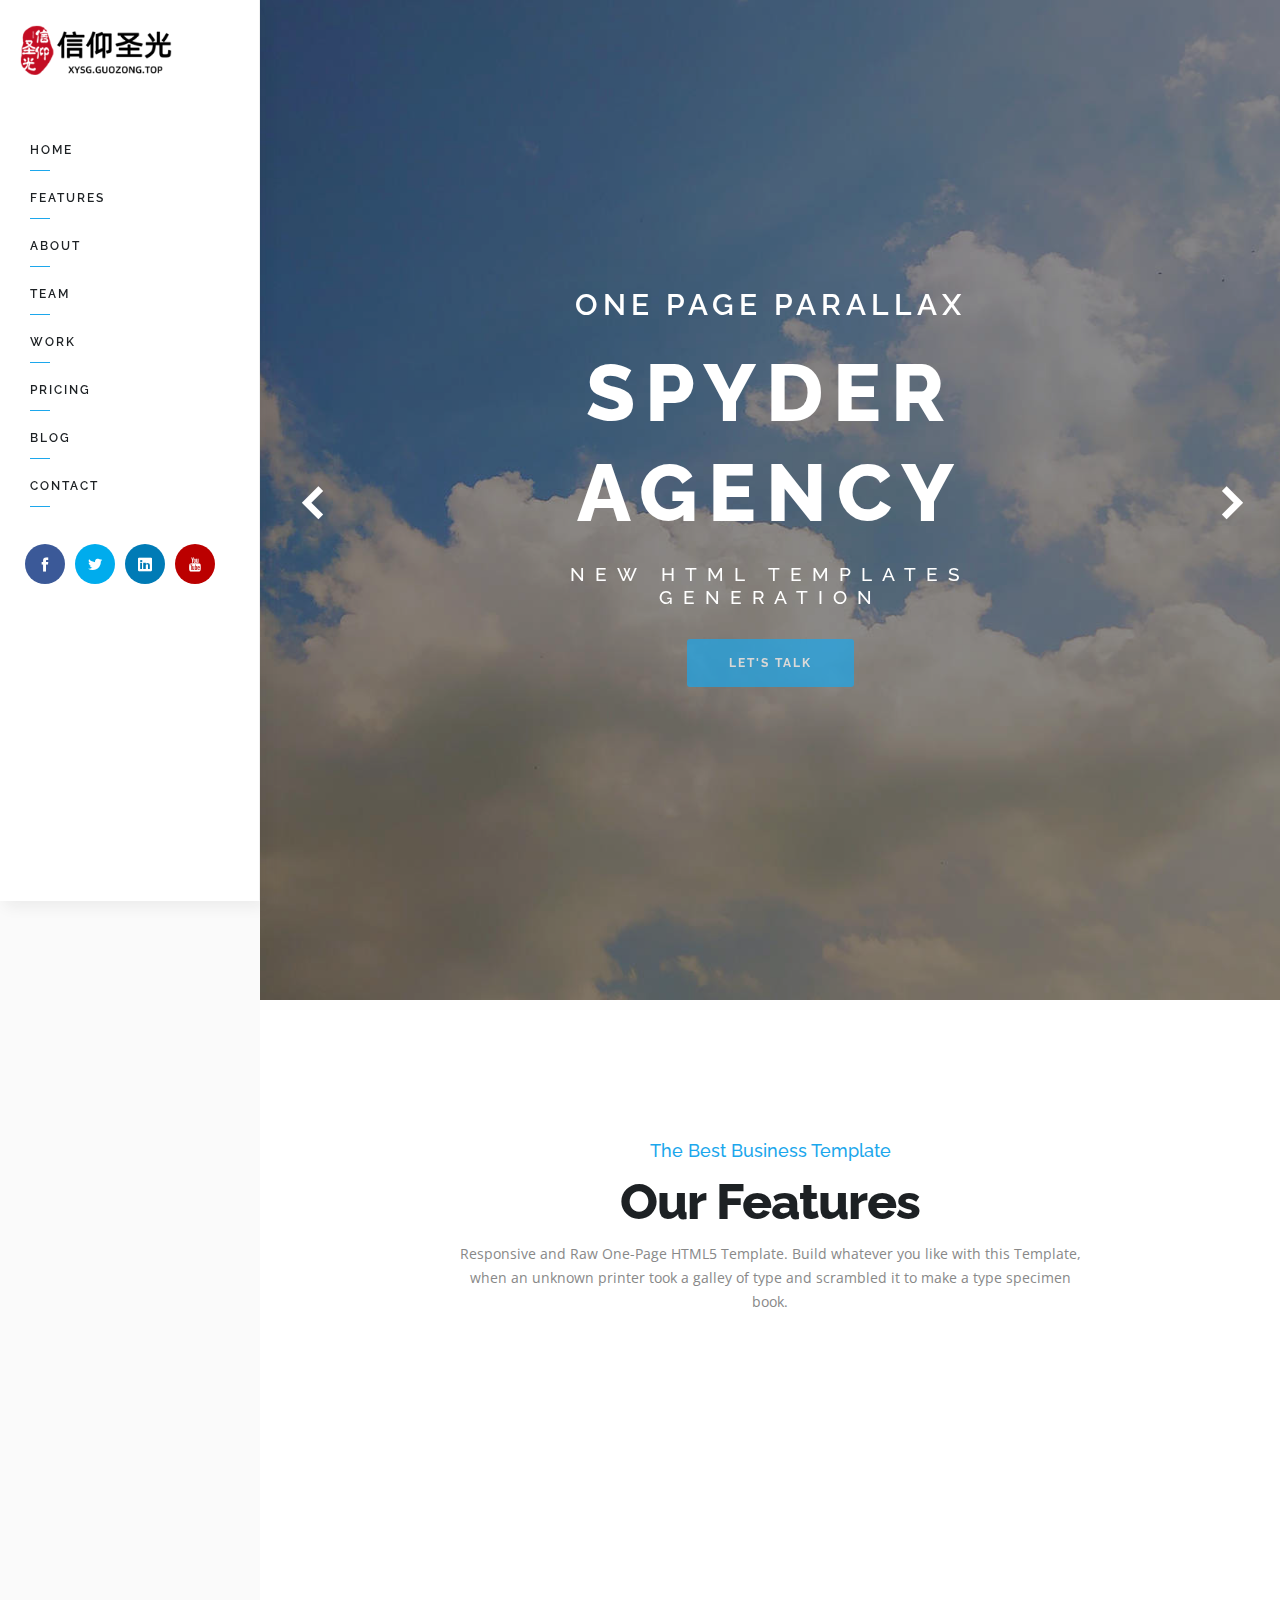
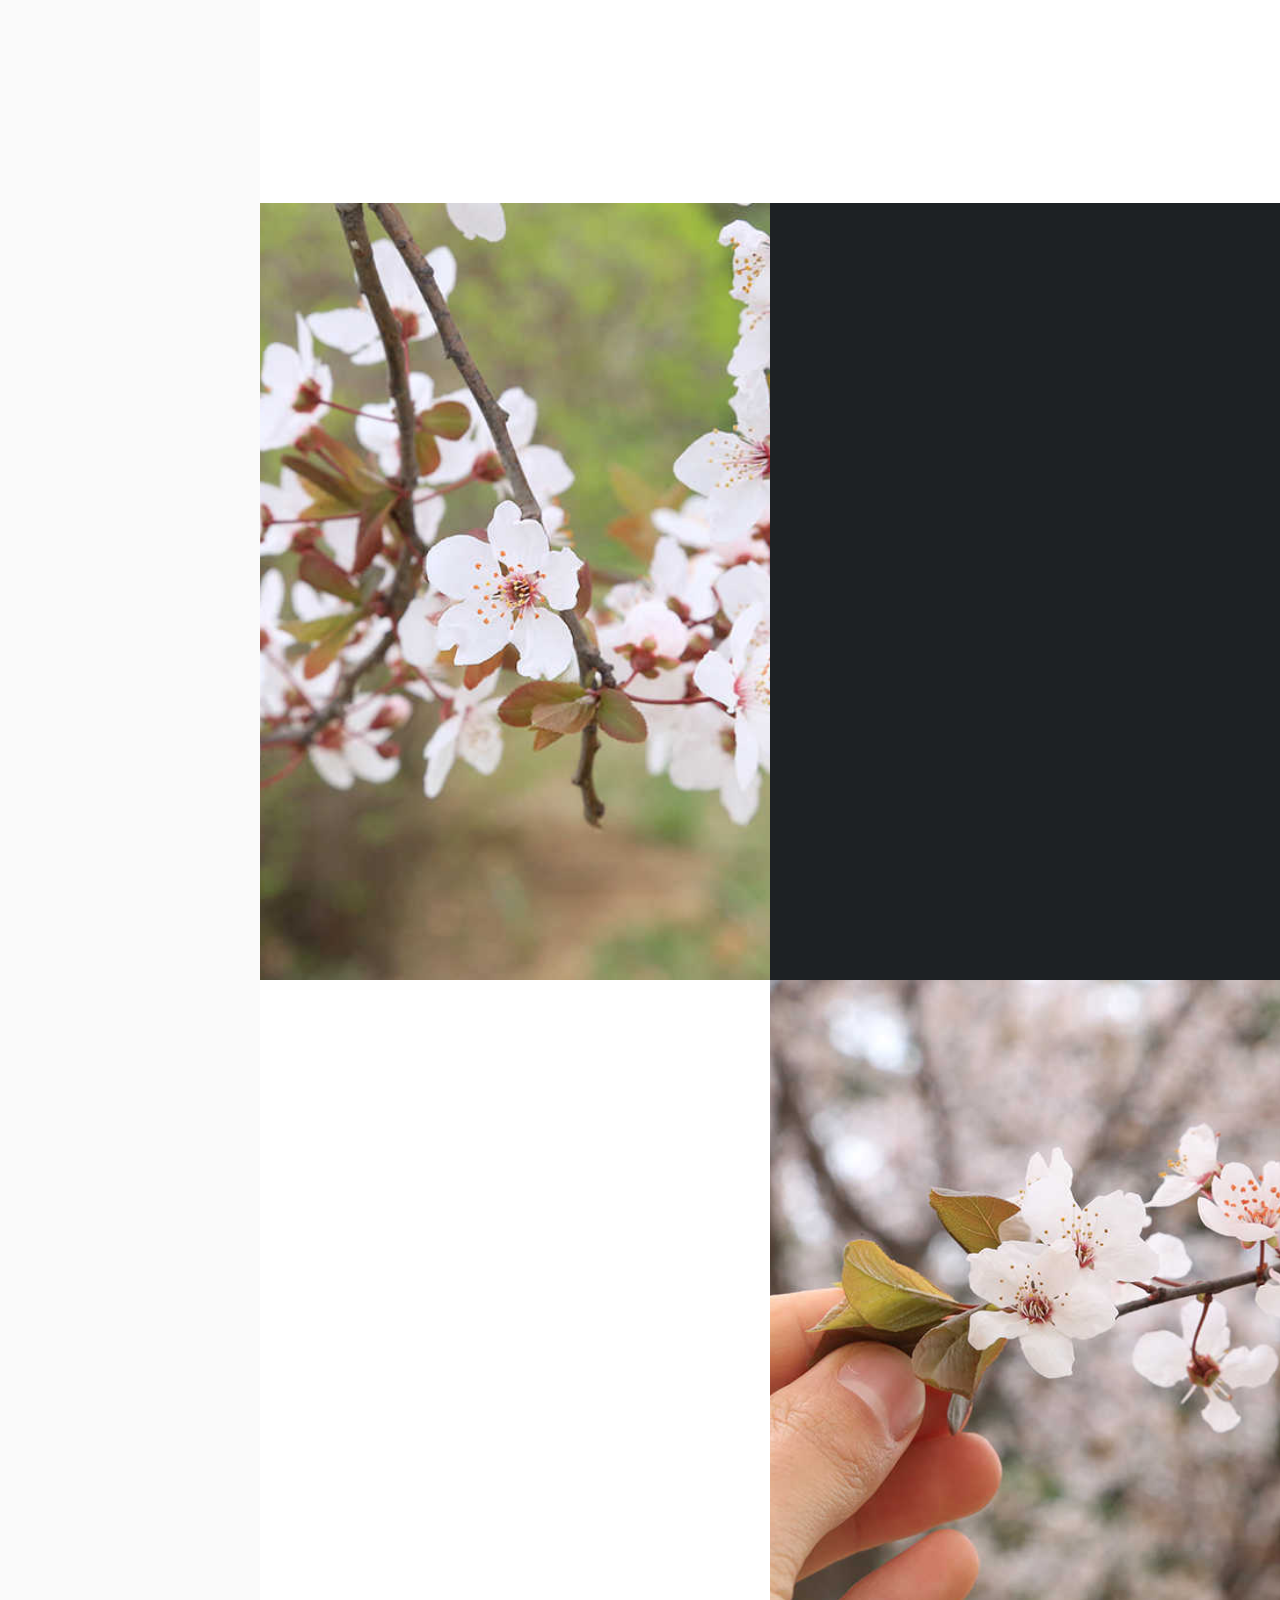
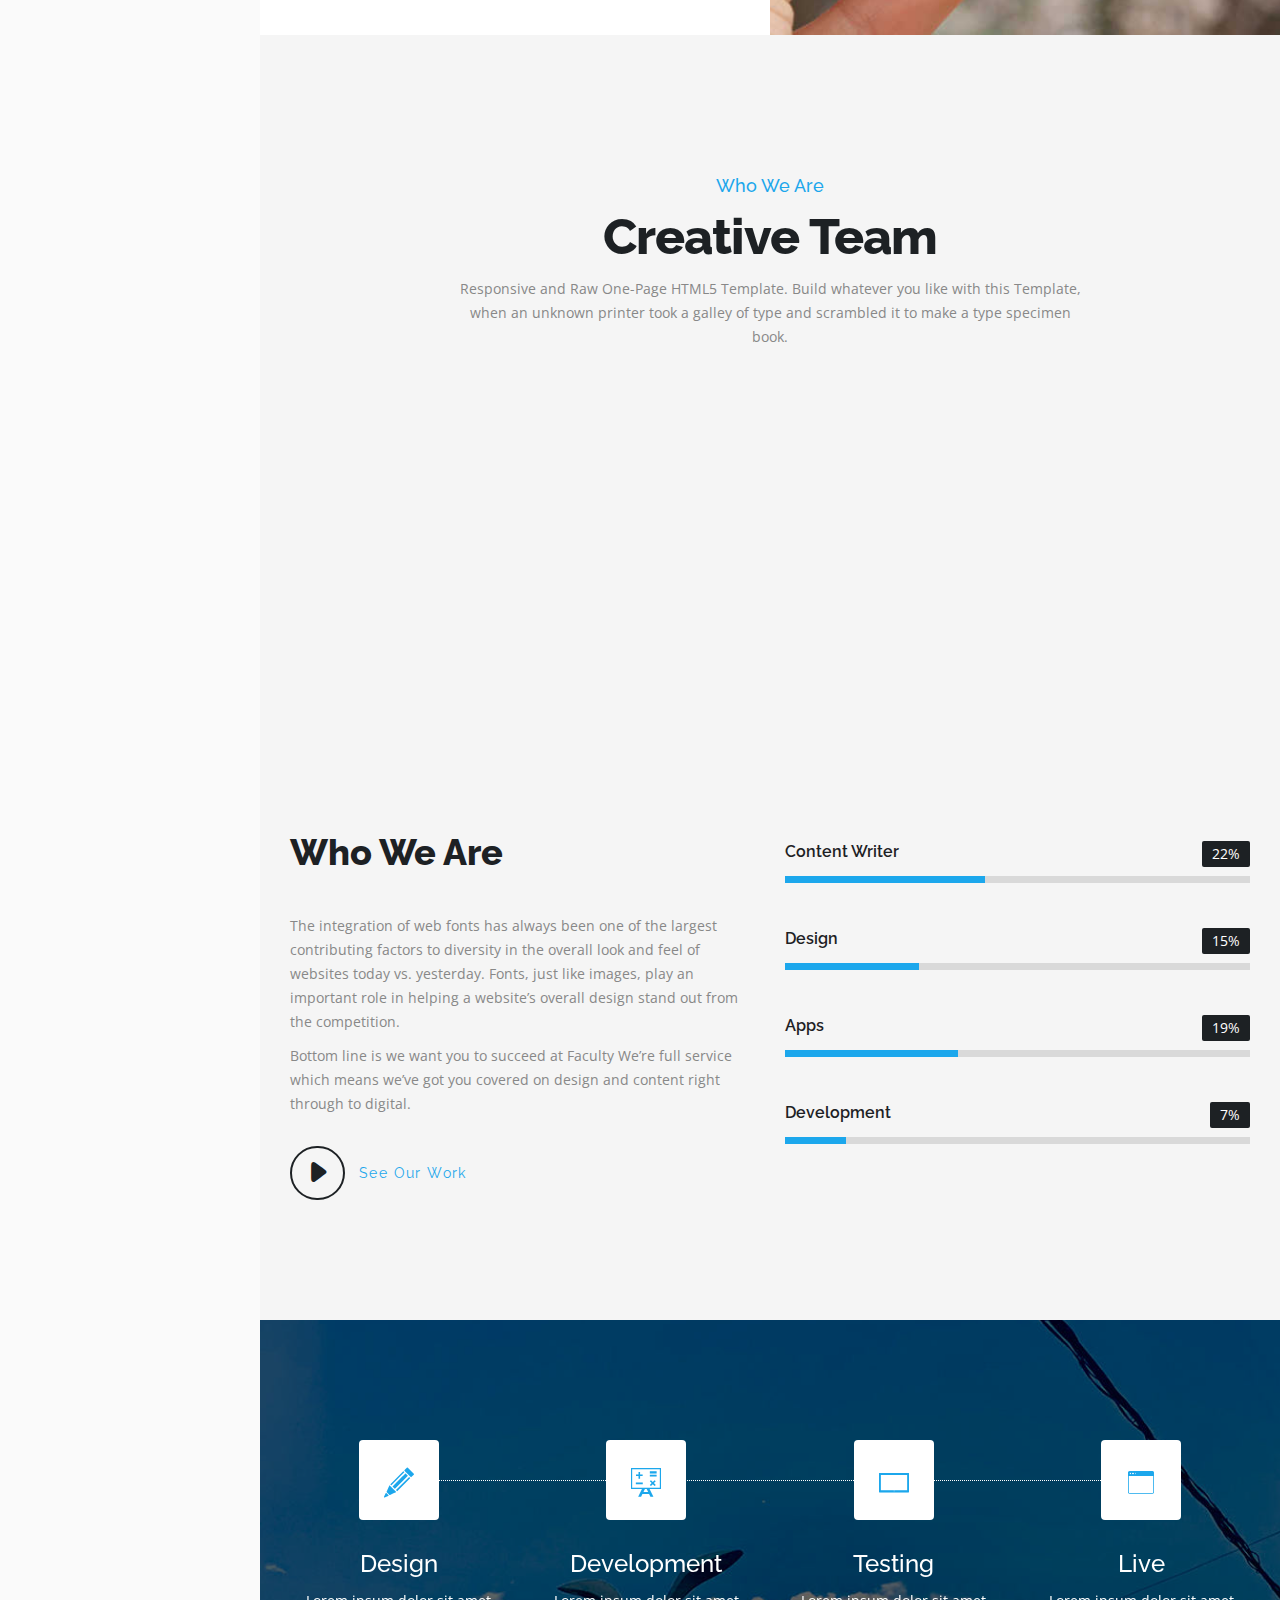
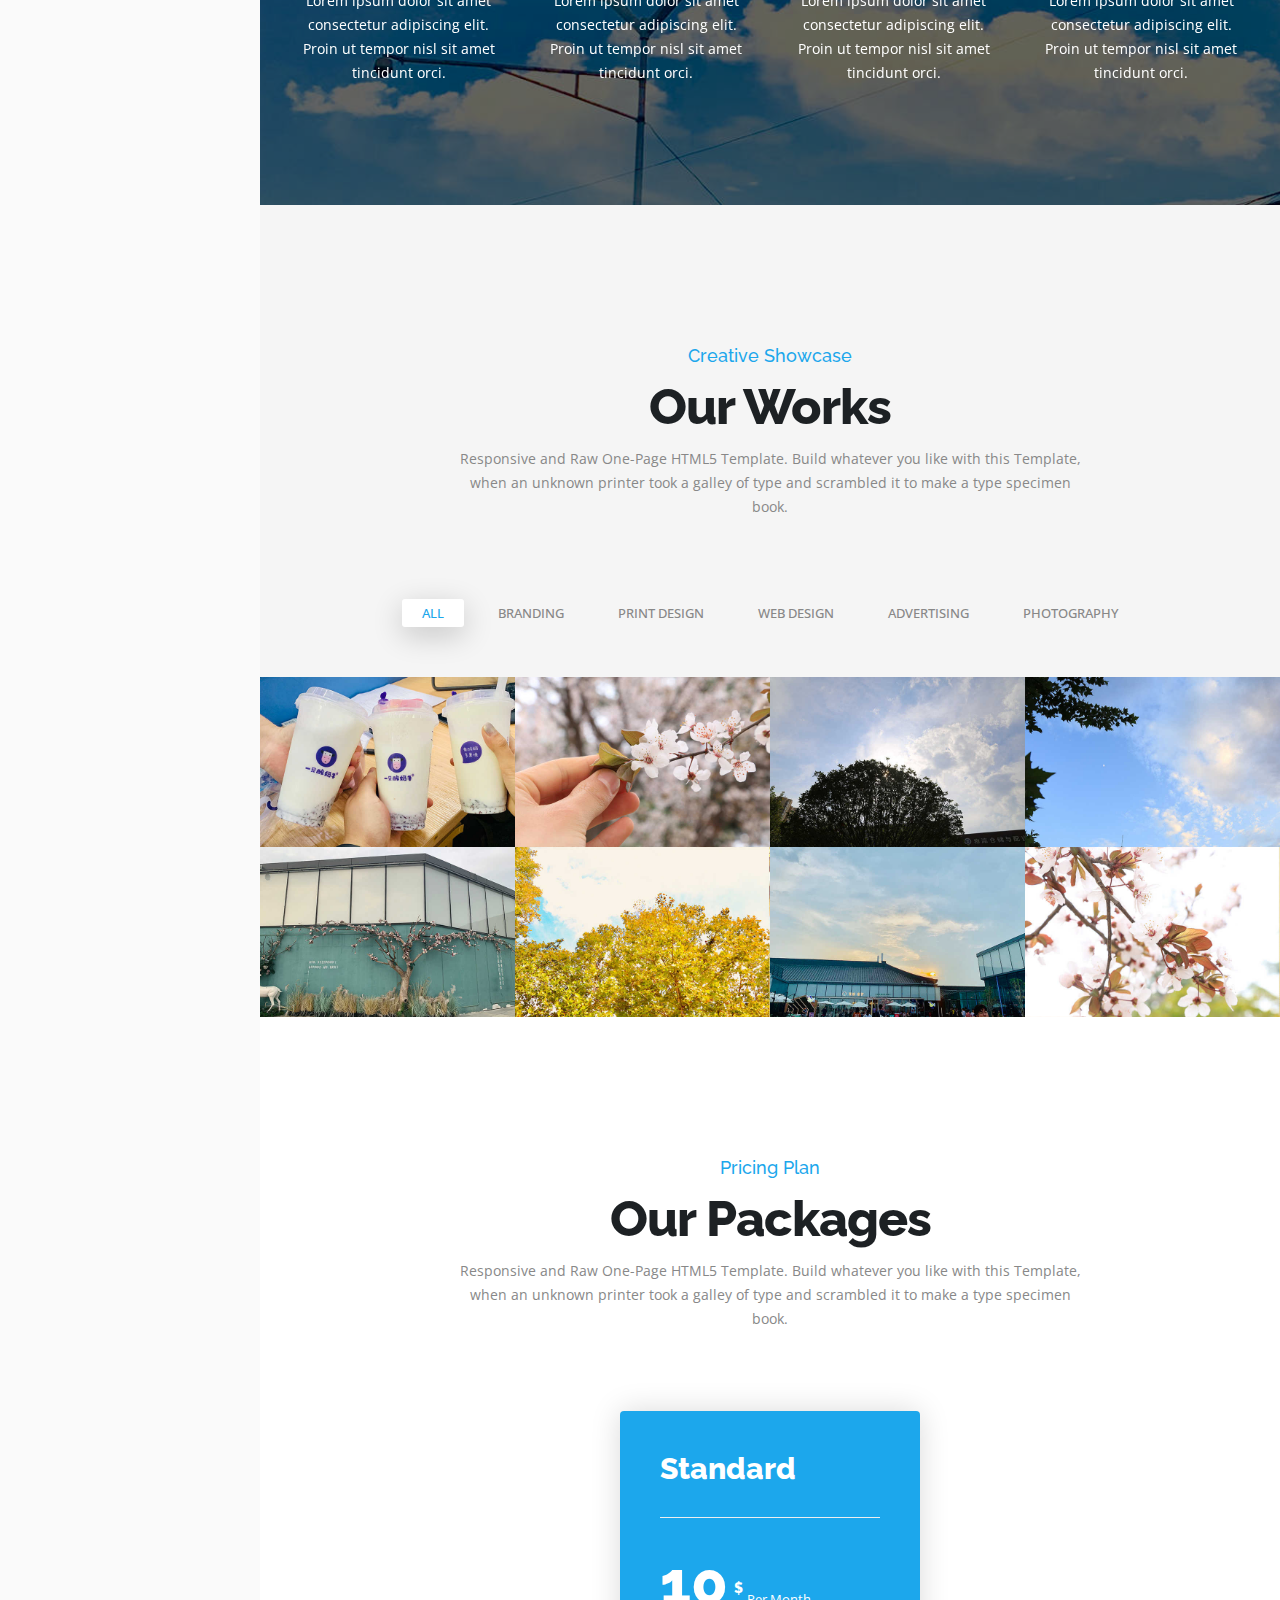
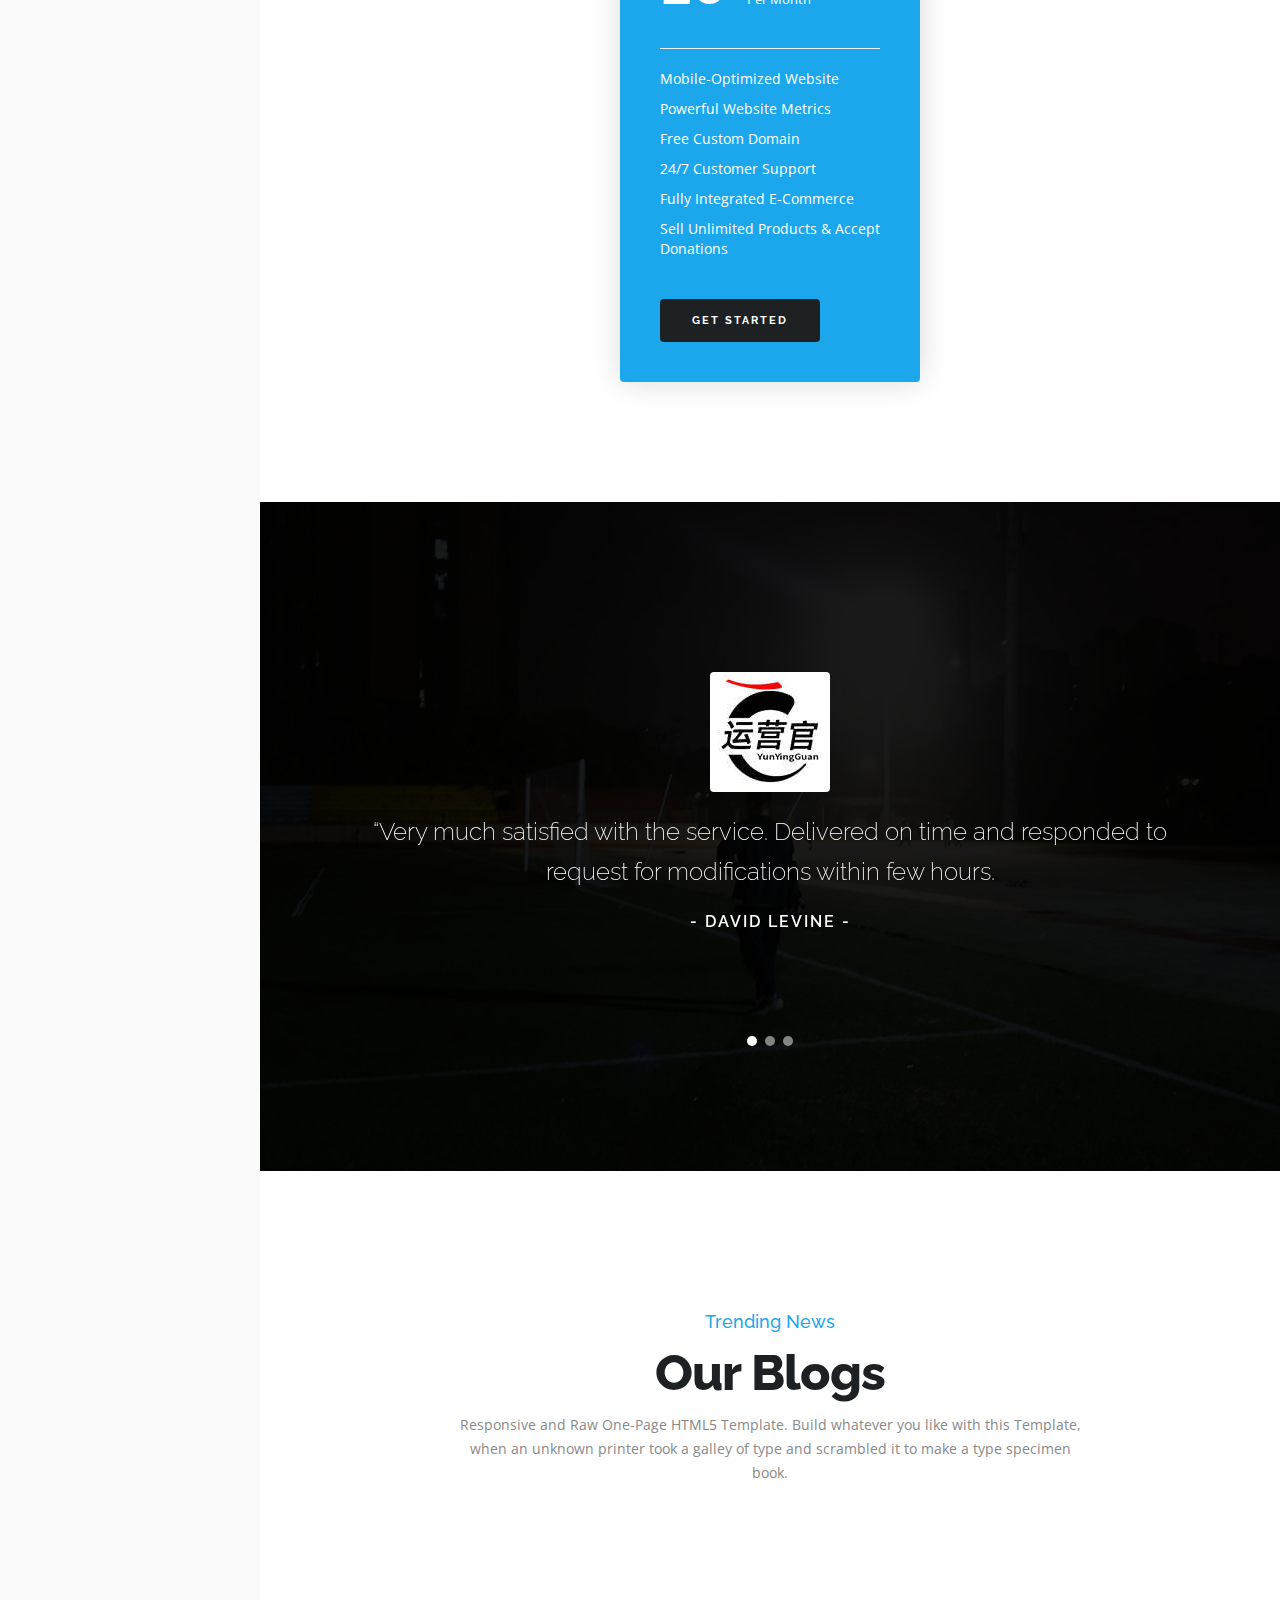
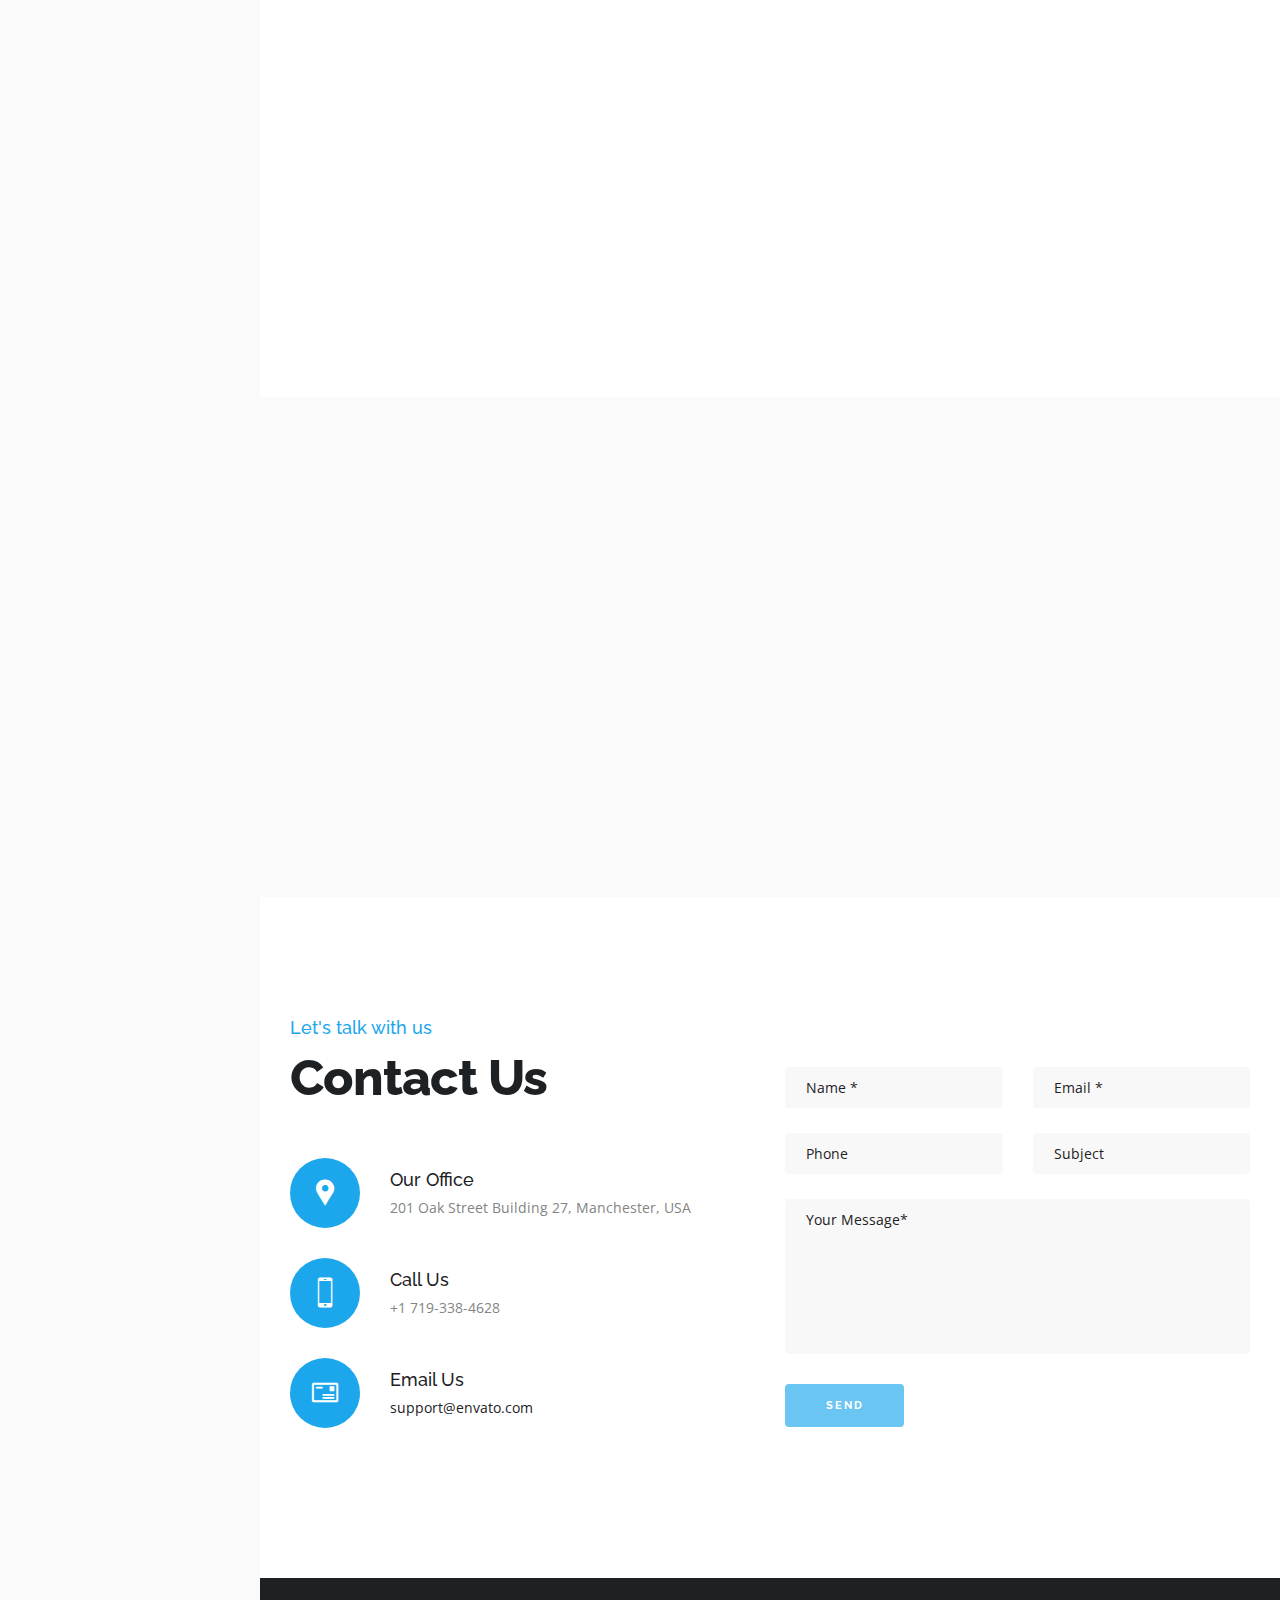
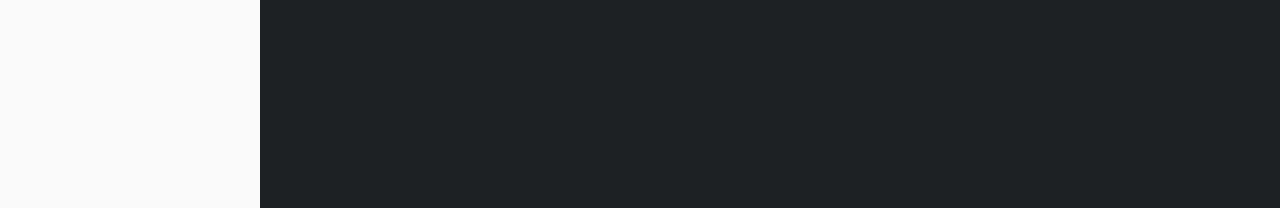
<file: index7.html>
﻿<!DOCTYPE html>
<html lang="en">
<head>
<meta charset="utf-8">
<meta name="viewport" content="width=device-width, initial-scale=1">
<meta http-equiv="X-UA-Compatible" content="IE=edge">
<title>Spyder - One Page Parallax HTML5 Template</title>
<link rel="shortcut icon" href="assets/images/favicon.ico">

<!-- Core Style Sheets -->
<link rel="stylesheet" href="assets/css/master.css">
<!-- Responsive Style Sheets -->
<link rel="stylesheet" href="assets/css/responsive.css">
<!-- Revolution Style Sheets -->
<link rel="stylesheet" type="text/css" href="revolution/css/settings.css">
<link rel="stylesheet" type="text/css" href="revolution/css/layers.css">
<link rel="stylesheet" type="text/css" href="revolution/css/navigation.css">

</head>
<body>

<!--== Loader Start ==-->
<div id="loader-overlay">
  <div class="loader">
    <div class="spinner-double-dot-in"></div>
  </div>
</div>
<!--== Loader End ==-->

<!--== Wrapper Start ==-->
<div class="wrapper">

  <!--== Header Start ==-->
  <nav class="navbar navbar-default navbar-sidebar bootsnav no-full">
  	<div class="container">
      <!--== Start Header Navigation ==-->
      <div class="navbar-header">
        <button type="button" class="navbar-toggle" data-toggle="collapse" data-target="#navbar-menu"> <i class="tr-icon ion-android-menu"></i> </button>
        <div class="logo"> <a href="index.html"><img class="logo logo-scrolled" src="assets/images/logo-black.png" alt=""></a> </div>
      </div>
      <!--== End Header Navigation ==-->

      <!--== Collect the nav links, forms, and other content for toggling ==-->
      <div class="collapse navbar-collapse" id="navbar-menu">
        <ul class="nav navbar-nav" data-in="fadeIn" data-out="fadeOut">
          <li><a class="page-scroll" href="#home">Home</a></li>
          <li><a class="page-scroll" href="#feature">Features</a></li>
          <li><a class="page-scroll" href="#about">About</a></li>
          <li><a class="page-scroll" href="#team">Team</a></li>
          <li><a class="page-scroll" href="#work">Work</a></li>
          <li><a class="page-scroll" href="#pricing">Pricing</a></li>
          <li><a class="page-scroll" href="#blog">Blog</a></li>
          <li><a class="page-scroll" href="#contact">Contact</a></li>
        </ul>
        <!-- Start Share -->
        <div class="share social-icons-style-09 display-none-md">
          <ul class="sm-icon">
            <li><a class="facebook" href="#."><i class="icofont icofont-facebook"></i></a></li>
            <li><a class="twitter" href="#."><i class="icofont icofont-twitter"></i></a></li>
            <li><a class="linkedin" href="#."><i class="icofont icofont-linkedin"></i></a></li>
            <li><a class="youtube" href="#."><i class="icofont icofont-youtube"></i></a></li>
          </ul>
        </div>
        <!-- End Share -->
      </div>
      <!--== /.navbar-collapse ==-->
    </div>



  </nav>
  <!--== Header End ==-->

  <!--== Hero Slider Start ==-->
  <div class="xxl-screen bg-flex-cover" id="home" style="background-image: url(assets/images/slides/home-bg-11.jpg);">
      <div class="hero-text-wrap xxl-screen">
        <div class="hero-text">
          <div class="text-content-slider slick">
            <div class="container">
              <div class="row">
                <div class="col-md-8 centerize-col">
                  <div class="all-padding-50 text-center white-color">
                      <h4 class="text-uppercase letter-spacing-5 font-600">One Page Parallax</h4>
                      <h1 class="font-800 letter-spacing-10 text-uppercase font-80px white-color">Spyder Agency</h1>
                      <h5 class="text-uppercase letter-spacing-10">New HTML Templates Generation</h5>
                      <p class="mt-30">
                        <a href="#" class="btn btn-lg btn-color btn-default">Let's Talk</a>
                      </p>
                  </div>
                </div>
              </div>
            </div>
            <div class="container">
              <div class="row">
                <div class="col-md-8 centerize-col">
                  <div class="all-padding-50 text-center white-color">
                    <h4 class="text-uppercase letter-spacing-5 font-600">Digital Business Strategy</h4>
                    <h1 class="font-800 letter-spacing-10 text-uppercase font-80px">Digital Marketing</h1>
                    <h5 class="text-uppercase letter-spacing-10">New HTML Templates Generation</h5>
                    <p class="mt-30">
                      <a href="#" class="btn btn-lg btn-white btn-default">Contact Us</a>
                    </p>
                  </div>
                </div>
              </div>
            </div>
            <div class="container">
              <div class="row">
                <div class="col-md-8 centerize-col">
                  <div class="all-padding-50 text-center white-color">
                    <h4 class="text-uppercase letter-spacing-5 font-600">eCommerce Strategy</h4>
                    <h1 class="font-800 letter-spacing-10 text-uppercase font-80px">Consulting Agency</h1>
                    <h5 class="text-uppercase letter-spacing-10">New HTML Templates Generation</h5>
                    <p class="mt-30">
                      <a href="#" class="btn btn-lg btn-dark btn-default">View Showcase</a>
                    </p>
                  </div>
                </div>
              </div>
            </div>
          </div>
        </div>
      </div>
  </div>
  <!--== Hero Slider End ==-->

  <!--== Who We Are Start ==-->
  <div class="white-bg pt-120 pb-120" id="feature">
    <div class="container">
      <div class="row">
        <div class="col-md-8 centerize-col text-center">
          <div class="section-title">
            <h4 class="default-color">The Best Business Template</h4>
            <h1>Our Features</h1>
            <p>
              Responsive and Raw One-Page HTML5 Template. Build whatever you like with this Template, when an unknown printer took a galley of type and scrambled it to make a type specimen book.
            </p>
          </div>
        </div>
      </div>
      <div class="row mt-50">
        <div class="col-md-3 col-sm-6 col-xs-12">
         <div class="feature-box text-center xs-mb-30 sm-mb-30 feature-box-default-bg light-border center-feature wow fadeInLeft" data-wow-delay="0.1s">
         	  <i class="icofont icofont-code-alt font-40px"></i>
          	<h4 class="mt-0 font-600">Friendly Codes</h4>
          	<p class="font-400">Lorem Ipsum is simply dummy text of the printing and typesetting industry.</p>
          </div>
        </div>
        <div class="col-md-3 col-sm-6 col-xs-12">
         <div class="feature-box text-center xs-mb-30 sm-mb-30 feature-box-default-bg light-border center-feature wow fadeInUp" data-wow-delay="0.2s">
         	 <i class="icofont icofont-electron font-40px"></i>
          	<h4 class="mt-0 font-600">SEO Optimized</h4>
          	<p class="font-400">Lorem Ipsum is simply dummy text of the printing and typesetting industry.</p>
          </div>
        </div>
        <div class="col-md-3 col-sm-6 col-xs-12">
         <div class="feature-box text-center xs-mb-30 feature-box-default-bg light-border center-feature wow fadeInDown" data-wow-delay="0.3s">
         	 <i class="icofont icofont-rocket-alt-2 font-40px"></i>
          	<h4 class="mt-0 font-600">Fast Support</h4>
          	<p class="font-400">Lorem Ipsum is simply dummy text of the printing and typesetting industry.</p>
          </div>
        </div>
        <div class="col-md-3 col-sm-6 col-xs-12">
         <div class="feature-box text-center feature-box-default-bg light-border center-feature wow fadeInRight" data-wow-delay="0.4s">
         	 <i class="icofont icofont-windows-lumia font-40px"></i>
          	<h4 class="mt-0 font-600">Fully Responsive</h4>
          	<p class="font-400">Lorem Ipsum is simply dummy text of the printing and typesetting industry.</p>
          </div>
        </div>
      </div>
    </div>
  </div>
  <!--== Who We Are End ==-->

  <!--== About Company Start ==-->
  <div class="dark-bg pt-0 pb-0 about-section sm-pt-50 sm-pb-50" id="about">
    <div class="col-md-6 col-sm-6 bg-flex bg-flex-left">
      <div class="bg-flex-holder bg-flex-cover" style="background-image: url(assets/images/bg-left-img-2.jpg);"></div>
    </div>
    <div class="container-fluid">
      <div class="col-md-6 col-sm-6 col-md-offset-6 col-sm-offset-6">
          <div class="col-inner spacer text-left wow fadeInLeft" data-wow-delay="0.1s">
            <div class="mission-section xs-mb-80">
              <div class="section-title">
                <h4 class="default-color">We Create Awesome Stuff</h4>
                <h1 class="white-color">Our Services</h1>
                <p>Responsive and Raw One-Page HTML5 Template. Build whatever you like with this Template, when an unknown printer took a galley of type and scrambled it to make a type specimen book.</p>
              </div>
              <div class="icon-text feature-box-2 mb-30 clearfix">
                <div class="icon">
                  <i class="icofont icofont-gear font-30px white-color"></i>
                </div>
                <h3 class="white-color mt-0">Powerful Options</h3>
                <div class="dis">
                  We focus on the needs of small to middle market businesses.
                </div>
              </div>
              <div class="icon-text feature-box-2 mb-30 clearfix">
                <div class="icon">
                  <i class="icofont icofont-responsive font-30px white-color"></i>
                </div>
                <h3 class="white-color mt-0">Responsive Design</h3>
                <div class="dis">
                  A great business plan is a foundation of every successful business
                </div>
              </div>
              <div class="icon-text feature-box-2 mb-30 clearfix">
                <div class="icon">
                  <i class="icofont icofont-slightly-smile font-30px white-color"></i>
                </div>
                <h3 class="white-color mt-0">Happy Clients</h3>
                <div class="dis">
                  We help our clients take advantage of any investment out in the world
                </div>
              </div>
            </div>
          </div>
        </div>
      </div>
  </div>
  <!--== About Company End ==-->

  <!--== Who We Are Start ==-->
  <div class="white-bg pt-0 pb-0 sm-pt-50 sm-pb-50 about-section">
    <div class="col-md-6 col-sm-6 bg-flex bg-flex-right">
      <div class="bg-flex-holder bg-flex-cover" style="background-image: url(assets/images/bg-left-img.jpg);"></div>
    </div>
    <div class="container-fluid">
      <div class="col-md-6 col-sm-6">
          <div class="col-inner spacer text-left wow fadeInRight" data-wow-delay="0.2s">
            <div class="mission-section xs-mb-80">
              <div class="section-title">
                <h4 class="default-color">Our Mission</h4>
                <h1>About Us</h1>
              </div>
              <p>
                Vivamus enim metus, varius et nunc quis, elementum pharetra turpis. Proin vel massa sed turpis auctor consectetur. Proin rhoncus eleifend pulvinar.
              </p>
              <p>
                Nam suscipit, enim eu semper porta, est magna facilisis lorem, sagittis sollicitudin ipsum ipsum at tortor. Proin diam massa, fermentum eget nisl consequat, viverra accumsan turpis. Maecenas non nunc quis odio dignissim efficitur eget eu leo. Donec ut accumsan metus, sit amet efficitur diam.
              </p>
              <p class="mt-30">
                <a class="btn btn-lg btn-color btn-default">Buy template</a>
              </p>
          </div>
          </div>
        </div>
      </div>
  </div>
  <!--== Who We Are End ==-->

  <!--== Team Start ==-->
  <div class="grey-bg pt-120 pb-120" id="team">
    <div class="container">
      <div class="row">
        <div class="col-md-8 centerize-col text-center">
          <div class="section-title">
            <h4 class="default-color">Who We Are</h4>
            <h1>Creative Team</h1>
            <p>
              Responsive and Raw One-Page HTML5 Template. Build whatever you like with this Template, when an unknown printer took a galley of type and scrambled it to make a type specimen book.
            </p>
          </div>
        </div>
      </div>
      <div class="row mt-50">
          <div class="col-md-3 col-sm-6 col-xs-12 wow fadeInLeft" data-wow-delay="0.1s">
            <div class="team style-2 xs-mb-30 sm-mb-30">
              <div class="team-img">
                <img src="assets/images/team/team-01.jpg" alt="">
                <div class="social-icons-style-02">
                  <ul class="sm-icon mt-20 mb-0">
                    <li><a class="fb" href="#."><i class="icofont icofont-facebook"></i></a></li>
                    <li><a class="tw" href="#."><i class="icofont icofont-twitter"></i></a></li>
                    <li><a class="be" href="#."><i class="icofont icofont-behance"></i></a></li>
                    <li><a class="in" href="#."><i class="icofont icofont-linkedin"></i></a></li>
                  </ul>
                </div>
              </div>
              <div class="team-info text-center">
                <h3>Bobby Castro</h3>
                <span class="title default-color">Project Manager</span>
              </div>
            </div>
          </div>
          <!--== Member End ==-->
          <div class="col-md-3 col-sm-6 col-xs-12 wow fadeInUp" data-wow-delay="0.2s">
            <div class="team style-2 xs-mb-30 sm-mb-30">
              <div class="team-img">
                <img src="assets/images/team/team-02.jpg" alt="">
                <div class="social-icons-style-02">
                  <ul class="sm-icon mt-20 mb-0">
                    <li><a class="fb" href="#."><i class="icofont icofont-facebook"></i></a></li>
                    <li><a class="tw" href="#."><i class="icofont icofont-twitter"></i></a></li>
                    <li><a class="be" href="#."><i class="icofont icofont-behance"></i></a></li>
                    <li><a class="in" href="#."><i class="icofont icofont-linkedin"></i></a></li>
                  </ul>
                </div>
              </div>
              <div class="team-info text-center">
                <h3>Luara Prior</h3>
                <span class="title default-color">Marketing Manager</span>
              </div>
            </div>
          </div>
          <!--== Member End ==-->
          <div class="col-md-3 col-sm-6 col-xs-12 wow fadeInDown" data-wow-delay="0.3s">
            <div class="team style-2 xs-mb-30">
              <div class="team-img">
                <img src="assets/images/team/team-03.jpg" alt="">
                <div class="social-icons-style-02">
                  <ul class="sm-icon mt-20 mb-0">
                    <li><a class="fb" href="#."><i class="icofont icofont-facebook"></i></a></li>
                    <li><a class="tw" href="#."><i class="icofont icofont-twitter"></i></a></li>
                    <li><a class="be" href="#."><i class="icofont icofont-behance"></i></a></li>
                    <li><a class="in" href="#."><i class="icofont icofont-linkedin"></i></a></li>
                  </ul>
                </div>
              </div>
              <div class="team-info text-center">
                <h3>Mike Jones</h3>
                <span class="title default-color">Graphics Designer</span>
              </div>
            </div>
          </div>
          <!--== Member End ==-->

          <div class="col-md-3 col-sm-6 col-xs-12 wow fadeInRight" data-wow-delay="0.4s">
            <div class="team style-2">
              <div class="team-img">
                <img src="assets/images/team/team-04.jpg" alt="">
                <div class="social-icons-style-02">
                  <ul class="sm-icon mt-20 mb-0">
                    <li><a class="fb" href="#."><i class="icofont icofont-facebook"></i></a></li>
                    <li><a class="tw" href="#."><i class="icofont icofont-twitter"></i></a></li>
                    <li><a class="be" href="#."><i class="icofont icofont-behance"></i></a></li>
                    <li><a class="in" href="#."><i class="icofont icofont-linkedin"></i></a></li>
                  </ul>
                </div>
              </div>
              <div class="team-info text-center">
                <h3>Heather Doe</h3>
                <span class="title default-color">CEO Company</span>
              </div>
            </div>
          </div>
          <!--== Member End ==-->
      </div>

      <div class="row mt-50">
        <div class="col-md-6 col-sm-6 xs-mb-50">
          <div class="mission-section">
            <h2 class="raleway-font font-800">Who We Are</h2>
            <p class="mt-40">
              The integration of web fonts has always been one of the largest contributing factors to diversity in the overall look and feel of websites today vs. yesterday. Fonts, just like images, play an important role in helping a website’s overall design stand out from the competition.
            </p>
            <p>
              Bottom line is we want you to succeed at Faculty We’re full service which means we’ve got you covered on design and content right through to digital.
            </p>
            <div class="inline-btn mt-30"><a href="https://www.youtube.com/watch?v=sU3FkzUKHXU" class="btn btn-sm btn-circle btn-zoom btn-dark-outline ml-0 popup-youtube btn-animated-none"><i class="icofont icofont-ui-play"></i></a>
            		<p>See Our Work</p>
          	</div>
          </div>
        </div>
        <div class="col-md-6 col-sm-6">
          <div class="skillbar-wrap skillbar-style-02">
              <div class="skillbar dark-color" data-percent="98">
                  <span class="skillbar-title">Content Writer</span>
                  <p class="skillbar-bar"></p>
                  <span class="skill-bar-percent"></span>
              </div>
              <!-- End Skill Bar -->

              <div class="skillbar dark-color" data-percent="66">
                  <span class="skillbar-title">Design</span>
                  <p class="skillbar-bar"></p>
                  <span class="skill-bar-percent"></span>
              </div>
              <!-- End Skill Bar -->

              <div class="skillbar dark-color" data-percent="85">
                  <span class="skillbar-title">Apps</span>
                  <p class="skillbar-bar"></p>
                  <span class="skill-bar-percent"></span>
              </div>
              <!-- End Skill Bar -->

              <div class="skillbar dark-color" data-percent="30">
                  <span class="skillbar-title">Development</span>
                  <p class="skillbar-bar"></p>
                  <span class="skill-bar-percent"></span>
              </div>
              <!-- End Skill Bar -->
            </div>
        </div>
      </div>

    </div>

  </div>
  <!--== Team End ==-->

  <!--== Call to Actions Start ==-->
  <section class="parallax-bg fixed-bg sm-pb-80 sm-pt-80" data-parallax-bg-image="assets/images/background/parallax-bg-4.jpg" data-parallax-speed="0.5" data-parallax-direction="up">
    <div class="overlay-bg"></div>
    <div class="container">
      <div class="row our-process-style-02">
        <div class="col-md-3 col-sm-6 col-xs-12 line xs-mb-30 sm-mb-30">
          <div class="icon-wrap white-bg">
            <div class="icon">
              <i class="icofont icofont-edit-alt default-color font-30px"></i>
            </div>
          </div>
          <div class="text-center white-color">
            <h3 class="font-500">Design</h3>
            <p class="mb-0">Lorem ipsum dolor sit amet consectetur adipiscing elit. Proin ut tempor nisl sit amet tincidunt orci.</p>
          </div>
        </div>
        <div class="col-md-3 col-sm-6 col-xs-12 line xs-mb-30 sm-mb-30">
          <div class="icon-wrap white-bg">
            <div class="icon">
              <i class="icofont icofont-mathematical-alt-2 default-color font-30px"></i>
            </div>
          </div>
          <div class="text-center white-color">
            <h3 class="font-500">Development</h3>
            <p class="mb-0">Lorem ipsum dolor sit amet consectetur adipiscing elit. Proin ut tempor nisl sit amet tincidunt orci.</p>
          </div>
        </div>
        <div class="col-md-3 col-sm-6 col-xs-12 line xs-mb-30">
          <div class="icon-wrap white-bg">
            <div class="icon">
              <i class="icofont icofont-surface-tablet default-color font-30px"></i>
            </div>
          </div>
          <div class="text-center white-color">
            <h3 class="font-500">Testing</h3>
            <p class="mb-0">Lorem ipsum dolor sit amet consectetur adipiscing elit. Proin ut tempor nisl sit amet tincidunt orci.</p>
          </div>
        </div>
        <div class="col-md-3 col-sm-6 col-xs-12 line xs-mb-30">
          <div class="icon-wrap white-bg">
            <div class="icon">
              <i class="icofont icofont-interface default-color font-30px"></i>
            </div>
          </div>
          <div class="text-center white-color">
            <h3 class="font-500">Live</h3>
            <p class="mb-0">Lorem ipsum dolor sit amet consectetur adipiscing elit. Proin ut tempor nisl sit amet tincidunt orci.</p>
          </div>
        </div>
      </div>
    </div>
  </section>
  <!--== Call to Actions End ==-->

  <!--== Portfolio Start ==-->
  <div class="grey-bg pb-0 pt-120" id="work">
    <div class="container">
      <div class="row">
        <div class="col-md-8 centerize-col text-center">
          <div class="section-title">
            <h4 class="default-color">Creative Showcase</h4>
            <h1>Our Works</h1>
            <p>
              Responsive and Raw One-Page HTML5 Template. Build whatever you like with this Template, when an unknown printer took a galley of type and scrambled it to make a type specimen book.
            </p>
          </div>
        </div>
      </div>
      <div class="row">
        <div class="col-md-12">
          <div id="portfolio-gallery-filter" class="cbp-l-filters-alignCenter text-sm-center mt-50">
              <div data-filter="*" class="cbp-filter-item-active cbp-filter-item dark">
                  All
              </div>
              <div data-filter=".branding" class="cbp-filter-item">
                  Branding
              </div>
              <div data-filter=".print" class="cbp-filter-item">
                  Print Design
              </div>
              <div data-filter=".web-design" class="cbp-filter-item">
                  Web Design
              </div>
              <div data-filter=".advertising" class="cbp-filter-item">
                  Advertising
              </div>
              <div data-filter=".photography" class="cbp-filter-item">
                  Photography
              </div>
          </div>
        </div>
      </div>
    </div>
    <div class="container-fluid remove-padding">
      <div class="row mt-50">
        <div class="col-md-12">
          <div id="portfolio-gallery" class="cbp">
              <div class="cbp-item branding col-md-3 col-sm-3">
                  <div class="portfolio gallery-image-hover text-center">
                  	<div class="folio-overlay"></div>
                  	<img src="assets/images/portfolio/grid/1.jpg" alt="">
                  	<div class="portfolio-wrap">
               	  		  <div class="portfolio-description">
    								      <h3 class="portfolio-title mt-0">Project Name 1</h3>
    								      <h6 class="links">Branding, Website</h6>
    							      </div>
      						  </div>
      					</div>
              </div>

              <div class="cbp-item branding web-design col-md-3 col-sm-3">
                  <div class="portfolio gallery-image-hover text-center">
                  	<div class="folio-overlay"></div>
                  	<img src="assets/images/portfolio/grid/2.jpg" alt="">
                  	<div class="portfolio-wrap">
               	  		  <div class="portfolio-description">
    								      <h3 class="portfolio-title mt-0">Project Name 2</h3>
    								      <h6 class="links">UI/UX, Website</h6>
    							      </div>
      						  </div>
      					</div>
              </div>

              <div class="cbp-item web-design print col-md-3 col-sm-3">
                  <div class="portfolio gallery-image-hover text-center">
                  	<div class="folio-overlay"></div>
                  	<img src="assets/images/portfolio/grid/3.jpg" alt="">
                  	<div class="portfolio-wrap">
               	  		  <div class="portfolio-description">
    								      <h3 class="portfolio-title mt-0">Project Name 3</h3>
    								      <h6 class="links">Print, Website</h6>
    							      </div>
      						  </div>
      					</div>
              </div>

              <div class="cbp-item web-design advertising col-md-3 col-sm-3">
                  <div class="portfolio gallery-image-hover text-center">
                  	<div class="folio-overlay"></div>
                  	<img src="assets/images/portfolio/grid/4.jpg" alt="">
                  	<div class="portfolio-wrap">
               	  		  <div class="portfolio-description">
    								      <h3 class="portfolio-title mt-0">Project Name 4</h3>
    								      <h6 class="links">Advertising, Website</h6>
    							      </div>
      						  </div>
      					</div>
              </div>

              <div class="cbp-item photography col-md-3 col-sm-3">
                  <div class="portfolio gallery-image-hover text-center">
                  	<div class="folio-overlay"></div>
                  	<img src="assets/images/portfolio/grid/5.jpg" alt="">
                  	<div class="portfolio-wrap">
               	  		  <div class="portfolio-description">
    								      <h3 class="portfolio-title mt-0">Project Name 5</h3>
    								      <h6 class="links">Photography</h6>
    							      </div>
      						  </div>
      					</div>
              </div>

              <div class="cbp-item web-design col-md-3 col-sm-3">
                  <div class="portfolio gallery-image-hover text-center">
                  	<div class="folio-overlay"></div>
                  	<img src="assets/images/portfolio/grid/6.jpg" alt="">
                  	<div class="portfolio-wrap">
               	  		  <div class="portfolio-description">
    								      <h3 class="portfolio-title mt-0">Project Name 6</h3>
    								      <h6 class="links">Website</h6>
    							      </div>
      						  </div>
      					</div>
              </div>

              <div class="cbp-item photography advertising col-md-3 col-sm-3">
                  <div class="portfolio gallery-image-hover text-center">
                  	<div class="folio-overlay"></div>
                  	<img src="assets/images/portfolio/grid/7.jpg" alt="">
                  	<div class="portfolio-wrap">
               	  		  <div class="portfolio-description">
    								      <h3 class="portfolio-title mt-0">Project Name 7</h3>
    								      <h6 class="links">Photography, Advertising</h6>
    							      </div>
      						  </div>
      					</div>
              </div>

              <div class="cbp-item web-design col-md-3 col-sm-3">
                  <div class="portfolio gallery-image-hover text-center">
                  	<div class="folio-overlay"></div>
                  	<img src="assets/images/portfolio/grid/8.jpg" alt="">
                  	<div class="portfolio-wrap">
               	  		  <div class="portfolio-description">
    								      <h3 class="portfolio-title mt-0">Project Name 8</h3>
    								      <h6 class="links">Web Design</h6>
    							      </div>
      						  </div>
      					</div>
              </div>

            </div>
          </div>
        </div>
    </div>
  </div>
  <!--== Portfolio End ==-->

  <!--== Pricing Table Start ==-->
  <div class="white-bg pt-120 pb-120" id="pricing">
    <div class="container">
      <div class="row">
        <div class="col-md-8 centerize-col text-center">
          <div class="section-title">
            <h4 class="default-color">Pricing Plan</h4>
            <h1>Our Packages</h1>
            <p>
              Responsive and Raw One-Page HTML5 Template. Build whatever you like with this Template, when an unknown printer took a galley of type and scrambled it to make a type specimen book.
            </p>
          </div>
        </div>
      </div>
        <div class="row mt-50">
          <div class="col-md-4 pricing-table col-sm-4 xs-mb-30">
            <div class="pricing-box pricing-box-bg text-left wow fadeInLeft" data-wow-delay="0.1s">
              <div class="plan-name">
                <h3>Basic</h3>
              </div>
              <div class="value">
                <h3>10<span>$</span></h3>
                <span class="per">Per Month</span>
              </div>
              <ul>
              	<li>Mobile-Optimized Website</li>
                  <li>Powerful Website Metrics</li>
                  <li>Free Custom Domain</li>
                  <li>24/7 Customer Support</li>
                  <li>Fully Integrated E-Commerce</li>
                  <li>Sell Unlimited Products &amp; Accept Donations</li>
              </ul>
              <div class="pricing-box-bottom"> <a class="btn btn-dark btn-md btn-default">Get Started</a> </div>
            </div>
          </div>

          <div class="col-md-4 pricing-table col-sm-4 xs-mb-30">
            <div class="pricing-box featured pricing-box-bg text-left">
              <div class="plan-name">
                <h3>Standard</h3>
              </div>
              <div class="value">
                <h3>10<span>$</span></h3>
                <span class="per">Per Month</span>
              </div>
              <ul>
              	<li>Mobile-Optimized Website</li>
                  <li>Powerful Website Metrics</li>
                  <li>Free Custom Domain</li>
                  <li>24/7 Customer Support</li>
                  <li>Fully Integrated E-Commerce</li>
                  <li>Sell Unlimited Products &amp; Accept Donations</li>
              </ul>
              <div class="pricing-box-bottom"> <a class="btn btn-dark btn-md btn-default">Get Started</a> </div>
            </div>
          </div>

          <div class="col-md-4 pricing-table col-sm-4">
            <div class="pricing-box pricing-box-bg text-left wow fadeInRight" data-wow-delay="0.2s">
              <div class="plan-name">
                <h3>Premium</h3>
              </div>
              <div class="value">
                <h3>10<span>$</span></h3>
                <span class="per">Per Month</span>
              </div>
              <ul>
              	<li>Mobile-Optimized Website</li>
                  <li>Powerful Website Metrics</li>
                  <li>Free Custom Domain</li>
                  <li>24/7 Customer Support</li>
                  <li>Fully Integrated E-Commerce</li>
                  <li>Sell Unlimited Products &amp; Accept Donations</li>
              </ul>
              <div class="pricing-box-bottom"> <a class="btn btn-dark btn-md btn-default">Get Started</a> </div>
            </div>
          </div>
        </div>
    </div>
  </div>
  <!--== Pricing Table End ==-->

  <!--== Testimonials Start ==-->
  <section class="parallax-bg fixed-bg sm-pb-80 sm-pt-80" data-parallax-bg-image="assets/images/background/parallax-bg-3.jpg" data-parallax-speed="0.2" data-parallax-direction="up" id="testimonial">
    <div class="dark-overlay-bg"></div>
    <div class="container">
      <div class="row">
          <div class="testimonial-style-6">
          	<div class="col-xs-12">
          		<!--== Slide ==-->
      				<div class="testimonial-item text-center">
      				  <div class="testimonial-content white-color">
                  <img class="img-responsive" src="assets/images/team/avatar-1.jpg" alt="avatar-1">
      				  	<h3 class="mt-20 line-height-40 font-200">“Very much satisfied with the service. Delivered on time and responded to request for modifications within few hours.</h3>
                  <h5 class="font-600 mb-0 white-color text-uppercase letter-spacing-2">- David Levine -</h5>
      				  </div>
      				</div>
          	</div>

          	<div class="col-xs-12">
          		<!--== Slide ==-->
      				<div class="testimonial-item text-center">
                <div class="testimonial-content white-color">
                  <img class="img-responsive" src="assets/images/team/avatar-2.jpg" alt="avatar-2">
      				  	<h3 class="mt-20 line-height-40 font-200">“I’m very happy with the results! They went above and beyond for me and that is always appreciated! I would highly recommend SH to anybody!”</h3>
                  <h5 class="font-600 mb-0 white-color text-uppercase letter-spacing-2">- Kevin SCHER -</h5>
      				  </div>
      				</div>
  			    </div>
      			<div class="col-xs-12">
      				<!--== Slide ==-->
      				<div class="testimonial-item text-center">
                <div class="testimonial-content white-color">
                  <img class="img-responsive" src="assets/images/team/avatar-3.jpg" alt="avatar-3">
      				  	<h3 class="mt-20 line-height-40 font-200">“Great work I got a lot more than what I ordered, they are very legítimas and catchy. I went for one of them for my brand but is always better to have more options.”</h3>
                  <h5 class="font-600 mb-0 white-color text-uppercase letter-spacing-2">- Sam Wander -</h5>
      				  </div>
      				</div>
      			</div>
  		    </div>
        </div>
    </div>
  </section>
  <!--== Testimonials End ==-->

  <!--== Blogs Start ==-->
  <div id="blog" class="white-bg pt-120 pb-120">
    <div class="container">
      <div class="row">
        <div class="col-md-8 centerize-col text-center">
          <div class="section-title">
            <h4 class="default-color">Trending News</h4>
            <h1>Our Blogs</h1>
            <p>
              Responsive and Raw One-Page HTML5 Template. Build whatever you like with this Template, when an unknown printer took a galley of type and scrambled it to make a type specimen book.
            </p>
          </div>
        </div>
      </div>
      <div class="row mt-50">
        <div class="col-md-4 blog-list">
          <div class="post-wrap xs-mb-30 sm-mb-30 wow fadeInLeft" data-wow-delay="0.1s">
            <div class="post-img">
              <div class="date-box default-bg">
                <div class="day">3</div>
                <div class="month">DEC</div>
              </div>
              <div class="card-category">
                <a href="blog.html" class="btn btn-sm btn-zoom btn-light btn-default">Travel</a>
              </div>
              <div class="item"><img class="img-responsive" src="assets/images/post/post-01.jpg" alt=""/></div>
            </div>

            <div class="post-text">
              <h3><a href="blog.html">Best WordPress Themes</a></h3>
              <p>
                Lorem ipsum dolor sit amet, consectetur adipisicing elit, sed do eiusmod tempor incididunt ut labore et dolore magna aliqua.
              </p>
              <a href="#" class="btn-text">Read More</a>
            </div>
          </div>
        </div>
        <div class="col-md-4 blog-list">
          <div class="post-wrap xs-mb-30 sm-mb-30 wow fadeInUp" data-wow-delay="0.2s">
            <div class="post-img">
              <div class="date-box default-bg">
                <div class="day">01</div>
                <div class="month">OCT</div>
              </div>
              <div class="blog-grid-slider slick">
                <div class="item"><img class="img-responsive" src="assets/images/post/post-03.jpg" alt=""/></div>
                <div class="item"><img class="img-responsive" src="assets/images/post/post-04.jpg" alt=""/></div>
              </div>
            </div>
            <div class="post-text">
              <h3><a href="blog.html">Managing Their Own Websites</a></h3>
              <p>
                Lorem ipsum dolor sit amet, consectetur adipisicing elit, sed do eiusmod tempor incididunt ut labore et dolore magna aliqua.
              </p>
              <a href="#" class="btn-text">Read More</a>
            </div>
          </div>
        </div>
        <div class="col-md-4 blog-list">
          <div class="post-wrap wow fadeInRight" data-wow-delay="0.3s">
            <div class="post-img">
              <div class="date-box default-bg">
                <div class="day">16</div>
                <div class="month">MAY</div>
              </div>
              <div class="card-category">
                <a href="blog.html" class="btn btn-sm btn-zoom btn-light btn-default">Trending</a>
              </div>
              <div class="item"><img class="img-responsive" src="assets/images/post/post-05.jpg" alt=""/></div>
            </div>
            <div class="post-text">
              <h3><a href="blog.html">Best Plugins You Need to Know About</a></h3>
              <p>
                Lorem ipsum dolor sit amet, consectetur adipisicing elit, sed do eiusmod tempor incididunt ut labore et dolore magna aliqua.
              </p>
              <a href="#" class="btn-text">Read More</a>
            </div>
          </div>
        </div>
      </div>
    </div>
  </div>
  <!--== Blogs End ==-->

  <!--== Map Start ==-->
  <div class="container-fluid">
    <div class="row">
      <div class="wide" id="map-style-3"></div>
    </div>
  </div>
  <!--== Map End ==-->

  <!--== Contact Start ==-->
  <div class="white-bg pt-120 pb-120" id="contact">
    <div class="container">
      <div class="row">
        <div class="col-md-6 col-sm-6 col-xs-12">
          <div class="section-title text-left">
            <h4 class="default-color mt-0">Let's talk with us</h4>
            <h1>Contact Us</h1>
          </div>
          <div class="mt-50">
            <div class="icon-text feature-box-2 mb-30 clearfix">
              <div class="icon">
                <i class="icofont icofont-google-map font-30px white-color"></i>
              </div>
              <h3 class="mt-0">Our Office</h3>
              <div class="dis">
                201 Oak Street Building 27, Manchester, USA
              </div>
            </div>
            <div class="icon-text feature-box-2 mb-30 clearfix">
              <div class="icon">
                <i class="icofont icofont-iphone font-30px white-color"></i>
              </div>
              <h3 class="mt-0">Call Us</h3>
              <div class="dis">
                +1 719-338-4628
              </div>
            </div>
            <div class="icon-text feature-box-2 mb-30 clearfix">
              <div class="icon">
                <i class="icofont icofont-mail font-30px white-color"></i>
              </div>
              <h3 class="mt-0">Email Us</h3>
              <div class="dis">
                <a href="mailto:envato.com">support@envato.com</a>
              </div>
            </div>
          </div>

        </div>

        <div class="col-md-6 col-sm-6 col-xs-12">
          <form name="contact-form" id="contact-form" action="php/contact.php" method="POST" class="contact-form-style-01">
            <div class="messages"></div>
            <div class="row mt-50">
              <div class="col-md-12">
                <div class="row">
                  <div class="col-md-6 col-sm-6">
                    <div class="form-group">
                      <label class="sr-only" for="name">Name</label>
                      <input type="text" name="name" class="md-input" id="name" placeholder="Name *" required data-error="Your Name is Required">
                      <div class="help-block with-errors"></div>
                    </div>
                  </div>
                  <div class="col-md-6 col-sm-6">
                    <div class="form-group">
                      <label class="sr-only" for="email">Email</label>
                      <input type="email" name="email" class="md-input" id="email" placeholder="Email *" required="" data-error="Please Enter Valid Email">
                      <div class="help-block with-errors"></div>
                    </div>
                  </div>
                </div>
              </div>
              <div class="col-md-12">
                <div class="row">
                  <div class="col-md-6 col-sm-6">
                    <div class="form-group">
                      <label class="sr-only" for="phone">Phone</label>
                      <input type="text" name="phone" class="md-input" id="phone" placeholder="Phone">
                    </div>
                  </div>
                  <div class="col-md-6 col-sm-6">
                    <div class="form-group">
                      <label class="sr-only" for="subject">Subject</label>
                      <input type="text" name="subject" class="md-input" id="subject" placeholder="Subject">
                    </div>
                  </div>
                </div>
              </div>
              <div class="col-md-12 col-sm-12">
                <div class="form-group">
                  <label class="sr-only" for="message">Your Message *</label>
                  <textarea name="message" class="md-textarea" id="message" rows="7" required data-error="Please, Leave us a message" placeholder="Your Message*"></textarea>
                  <div class="help-block with-errors"></div>
                </div>
              </div>
              <div class="col-md-12 col-sm-12">
                <div class="text-left">
                  <button type="submit" name="submit" class="btn btn-color btn-md btn-default btn-animate remove-margin"><span>Send <i class="ion-android-arrow-forward"></i></span></button>
                </div>
              </div>
            </div>
          </form>
        </div>

      </div>
    </div>
  </div>
  <!--== Contact End ==-->

  <!--== Footer Start ==-->
  <footer class="footer">
    <div class="footer-copyright">
      <div class="container">
        <div class="row wow fadeInUp" data-wow-delay="0.1s">
          <div class="col-md-8 centerize-col text-center">
            <div class="footer-logo">
              <a href="index.html"><img src="assets/images/logo-white.png" class="img-responsive centerize-col" alt="Footer Logo"/></a>
            </div>
            <div class="copy-right">Copyright 2019, All rights By <a href="http://www.bootstrapmb.com/">bootstrapmb</a>.</div>
            <ul class="social-media mt-30 float-none">
              <li><a href="#" class="icofont icofont-facebook"></a></li>
      			  <li><a href="#" class="icofont icofont-twitter"></a></li>
      			  <li><a href="#" class="icofont icofont-behance"></a></li>
      			  <li><a href="#" class="icofont icofont-dribble"></a></li>
              <li><a href="#" class="icofont icofont-linkedin"></a></li>
            </ul>
          </div>
        </div>
      </div>
    </div>
  </footer>
  <!--== Footer End ==-->

  <!--== Go to Top  ==-->
  <a href="javascript:" id="return-to-top"><i class="icofont icofont-arrow-up"></i></a>
  <!--== Go to Top End ==-->

</div>
<!--== Wrapper End ==-->

<!--== Javascript Plugins ==-->
<script src="http://www.google.cn/maps/api/js?key=AIzaSyB1eO-IAC9PhPE5APzZDSs8W40ewuxnsu8"></script>
<script src="assets/js/jquery.min.js"></script>
<script src="assets/js/smoothscroll.js"></script>
<script src="assets/js/plugins.js"></script>
<script src="assets/js/master.js"></script>

<!-- Revolution js Files -->
<script src="revolution/js/jquery.themepunch.tools.min.js"></script>
<script src="revolution/js/jquery.themepunch.revolution.min.js"></script>
<script src="revolution/js/revolution.extension.actions.min.js"></script>
<script src="revolution/js/revolution.extension.carousel.min.js"></script>
<script src="revolution/js/revolution.extension.kenburn.min.js"></script>
<script src="revolution/js/revolution.extension.layeranimation.min.js"></script>
<script src="revolution/js/revolution.extension.migration.min.js"></script>
<script src="revolution/js/revolution.extension.navigation.min.js"></script>
<script src="revolution/js/revolution.extension.parallax.min.js"></script>
<script src="revolution/js/revolution.extension.slideanims.min.js"></script>
<script src="revolution/js/revolution.extension.video.min.js"></script>
<!--== Javascript Plugins End ==-->

</body>
</html>
</file>
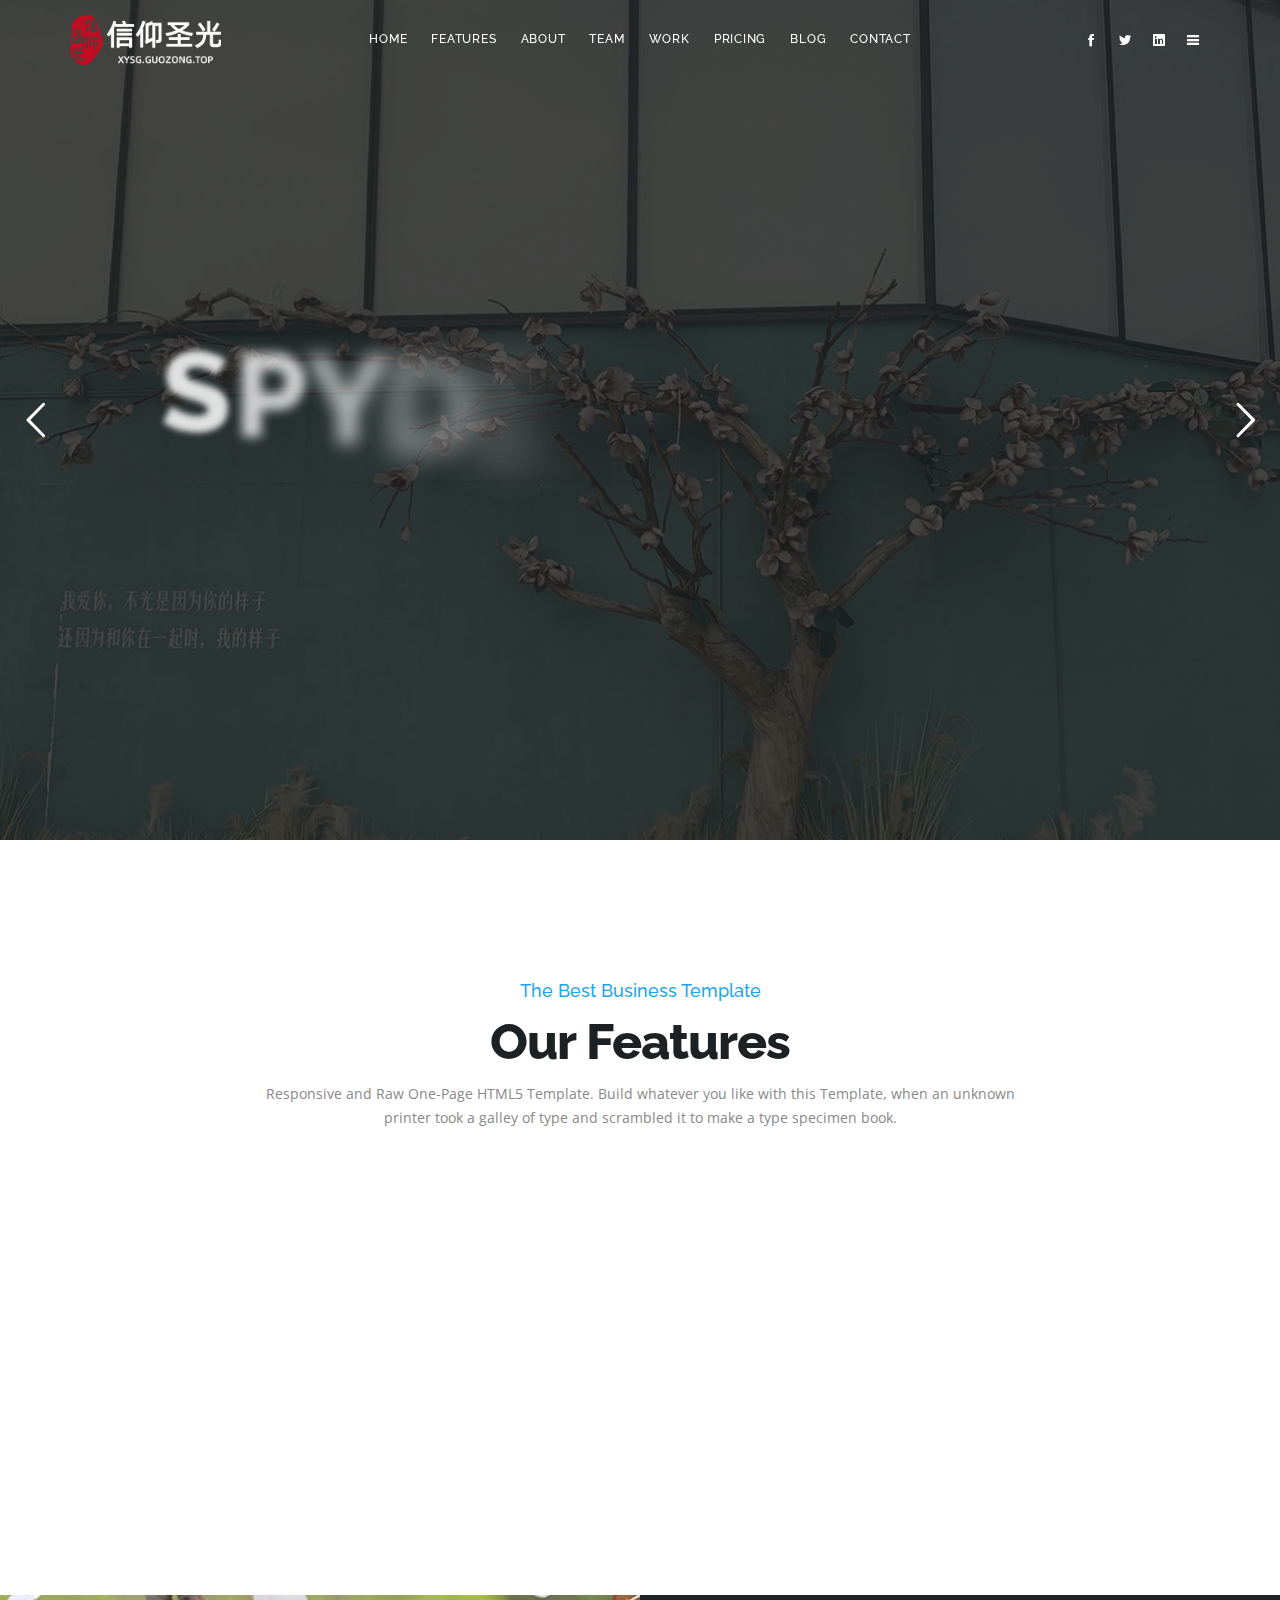
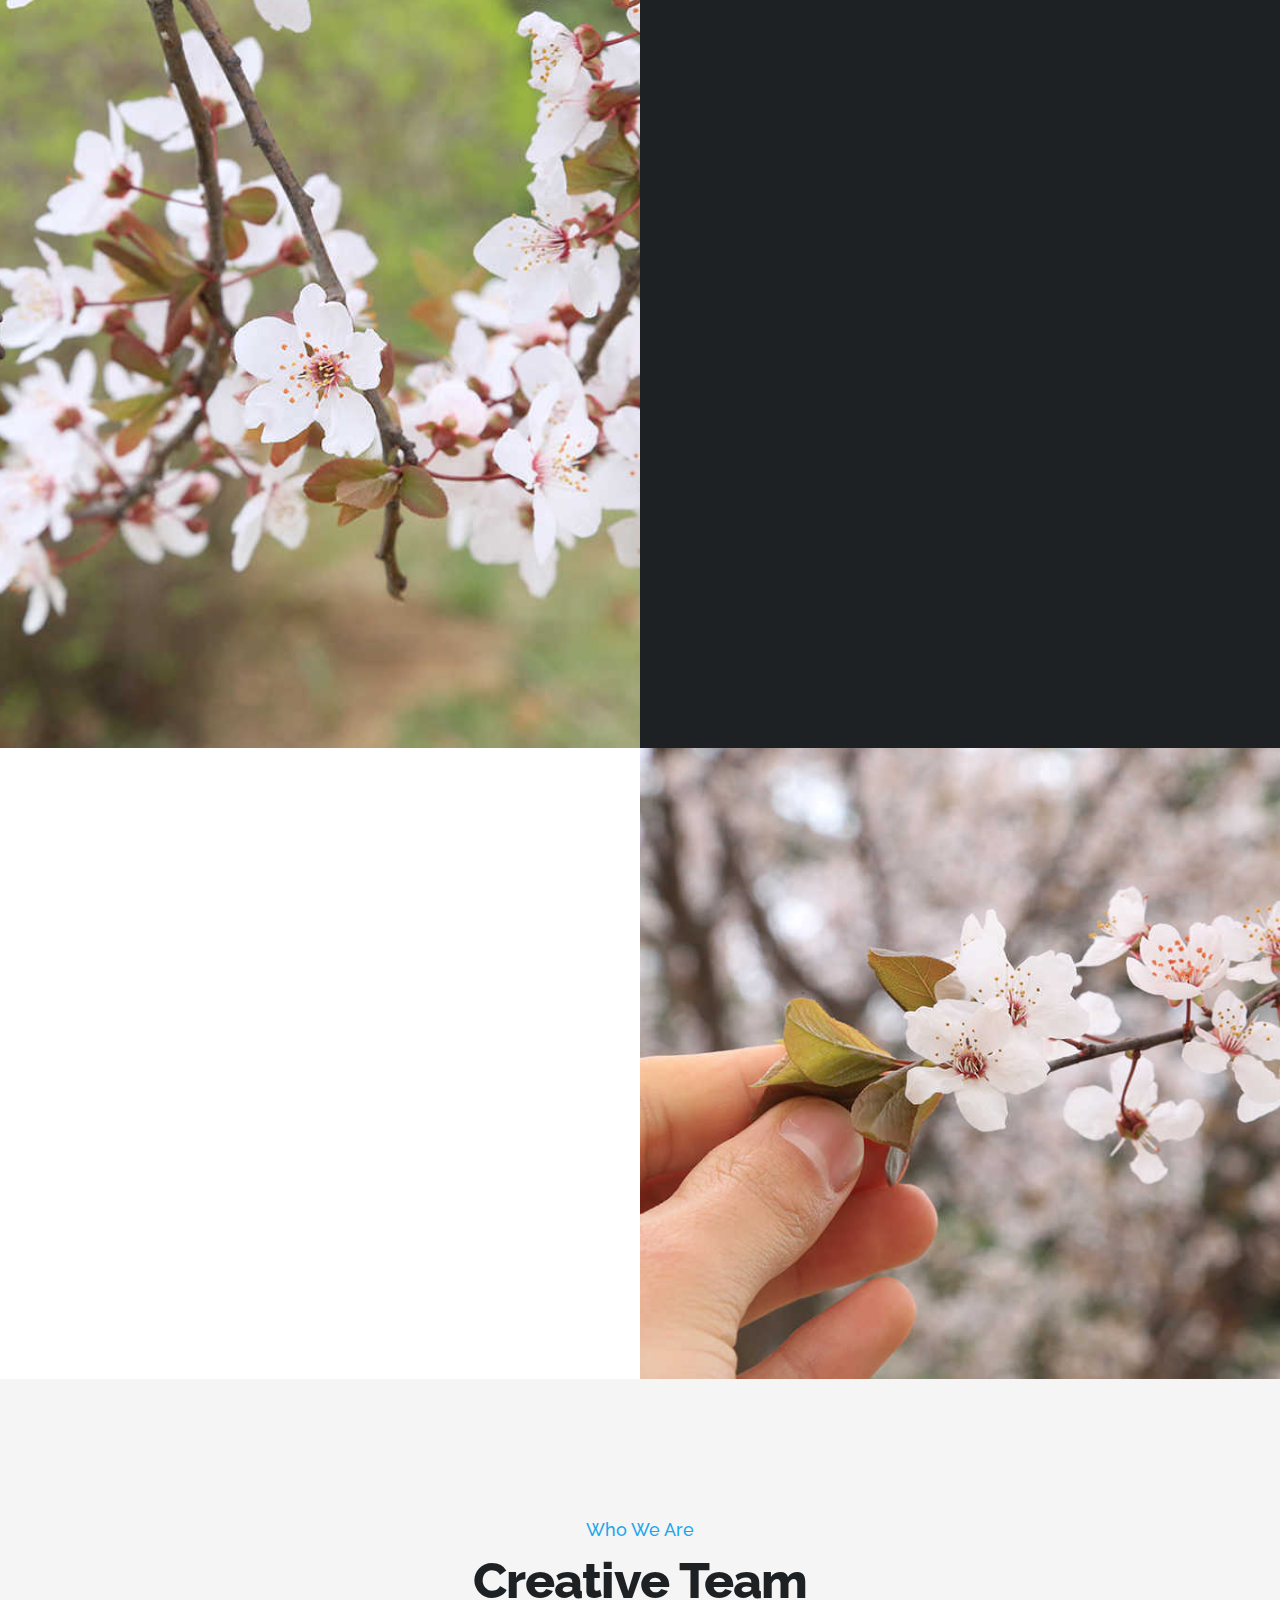
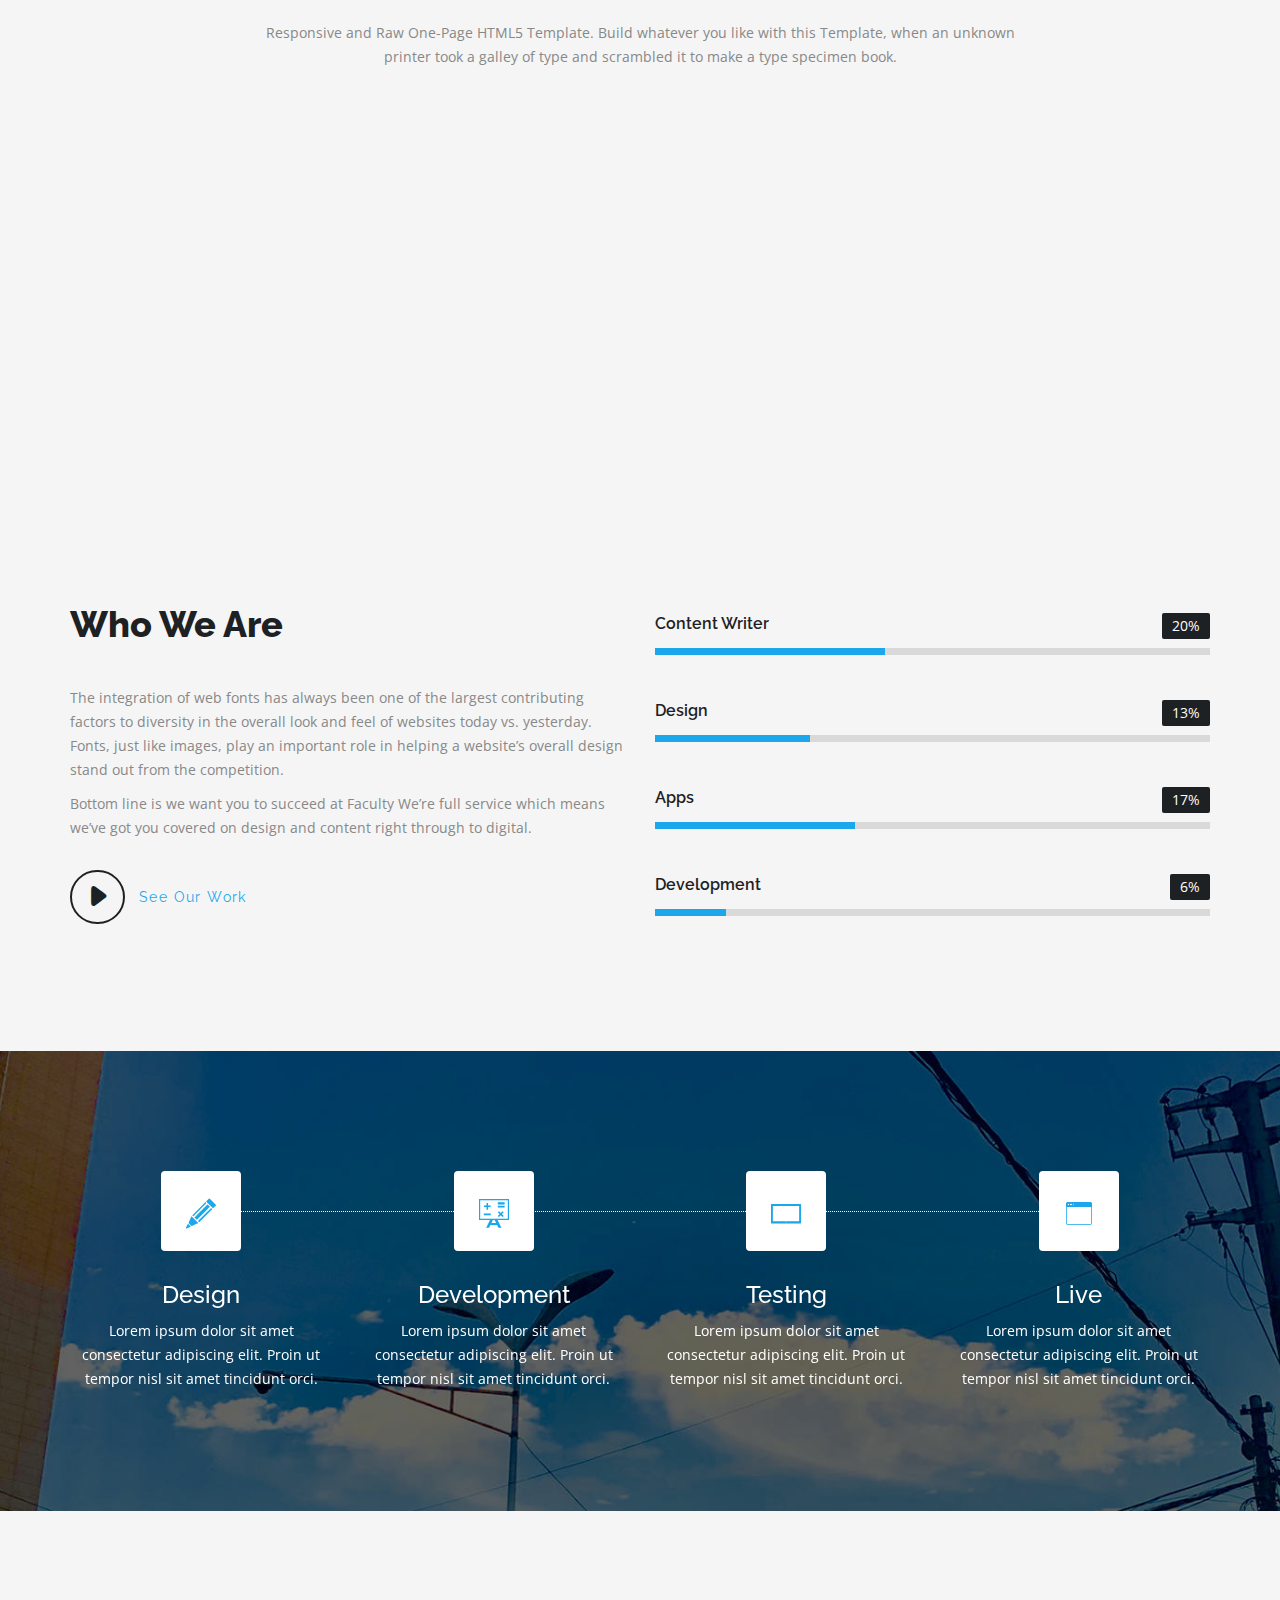
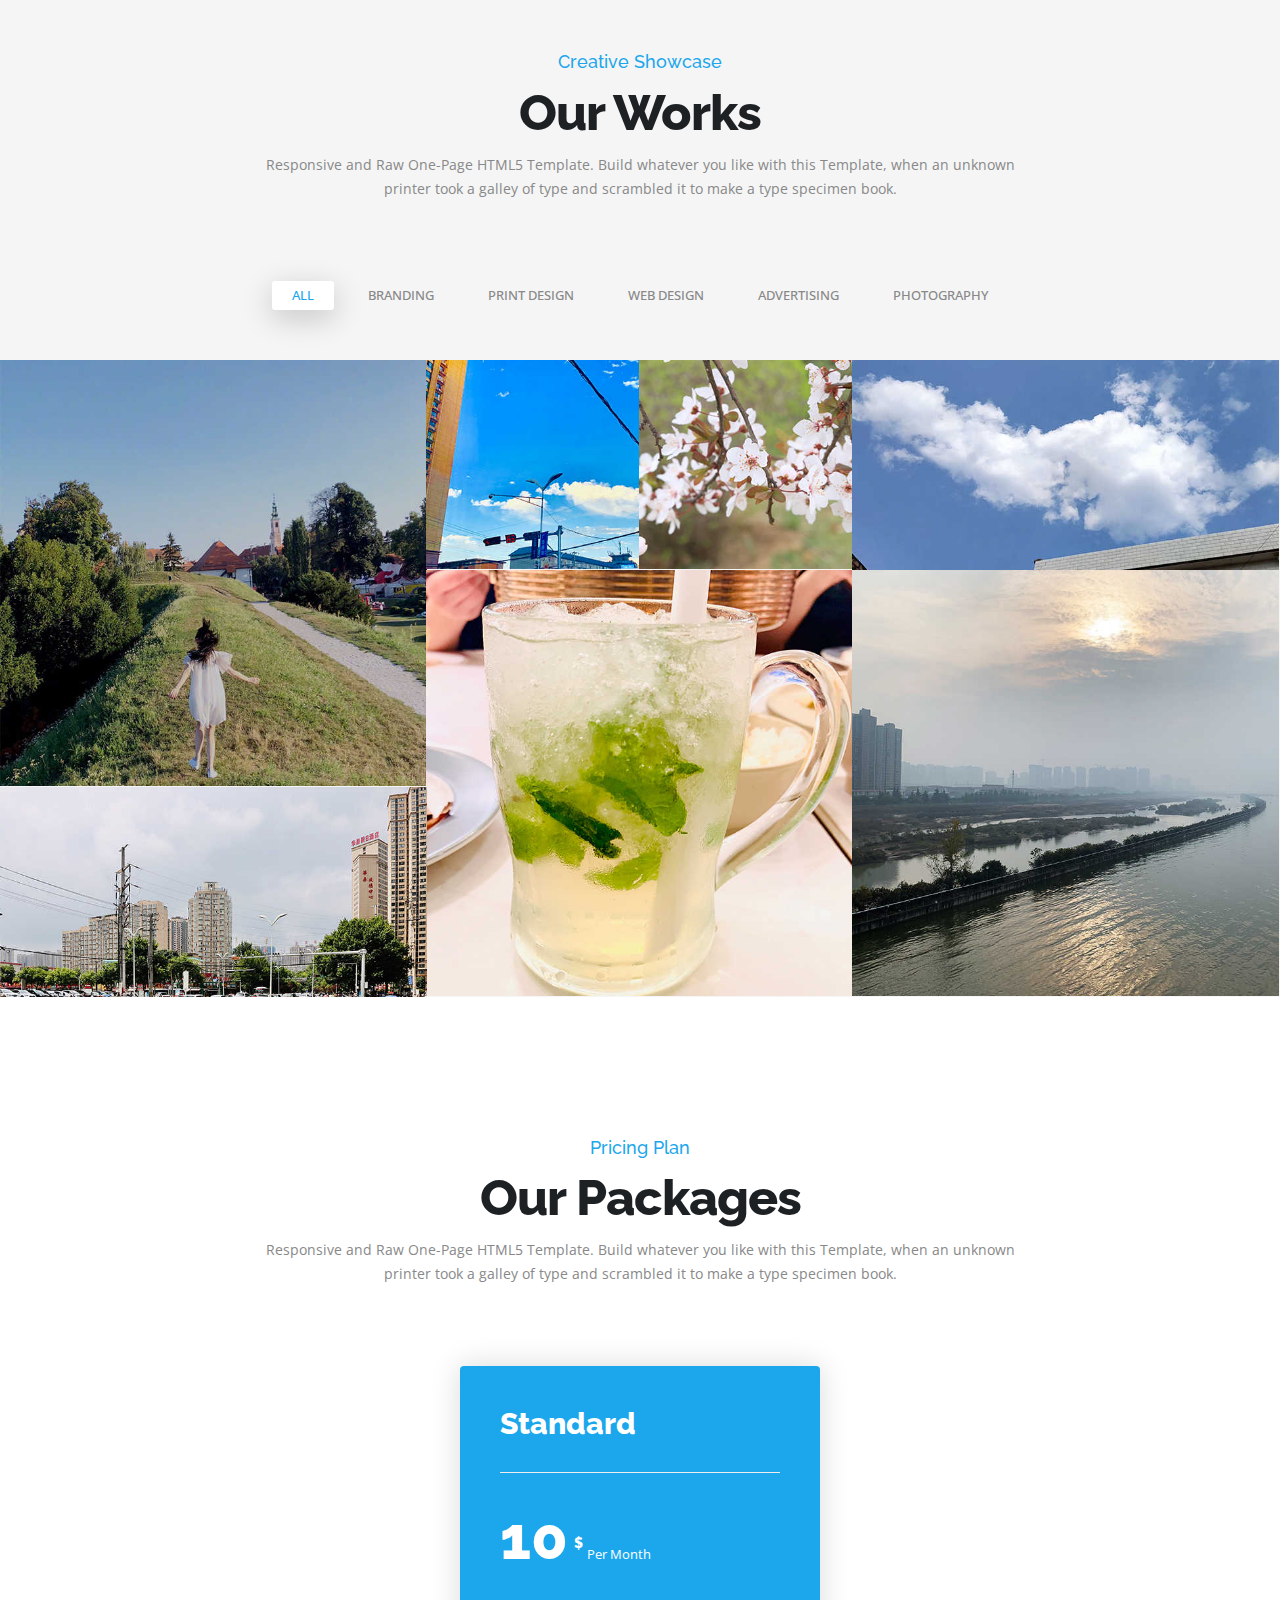
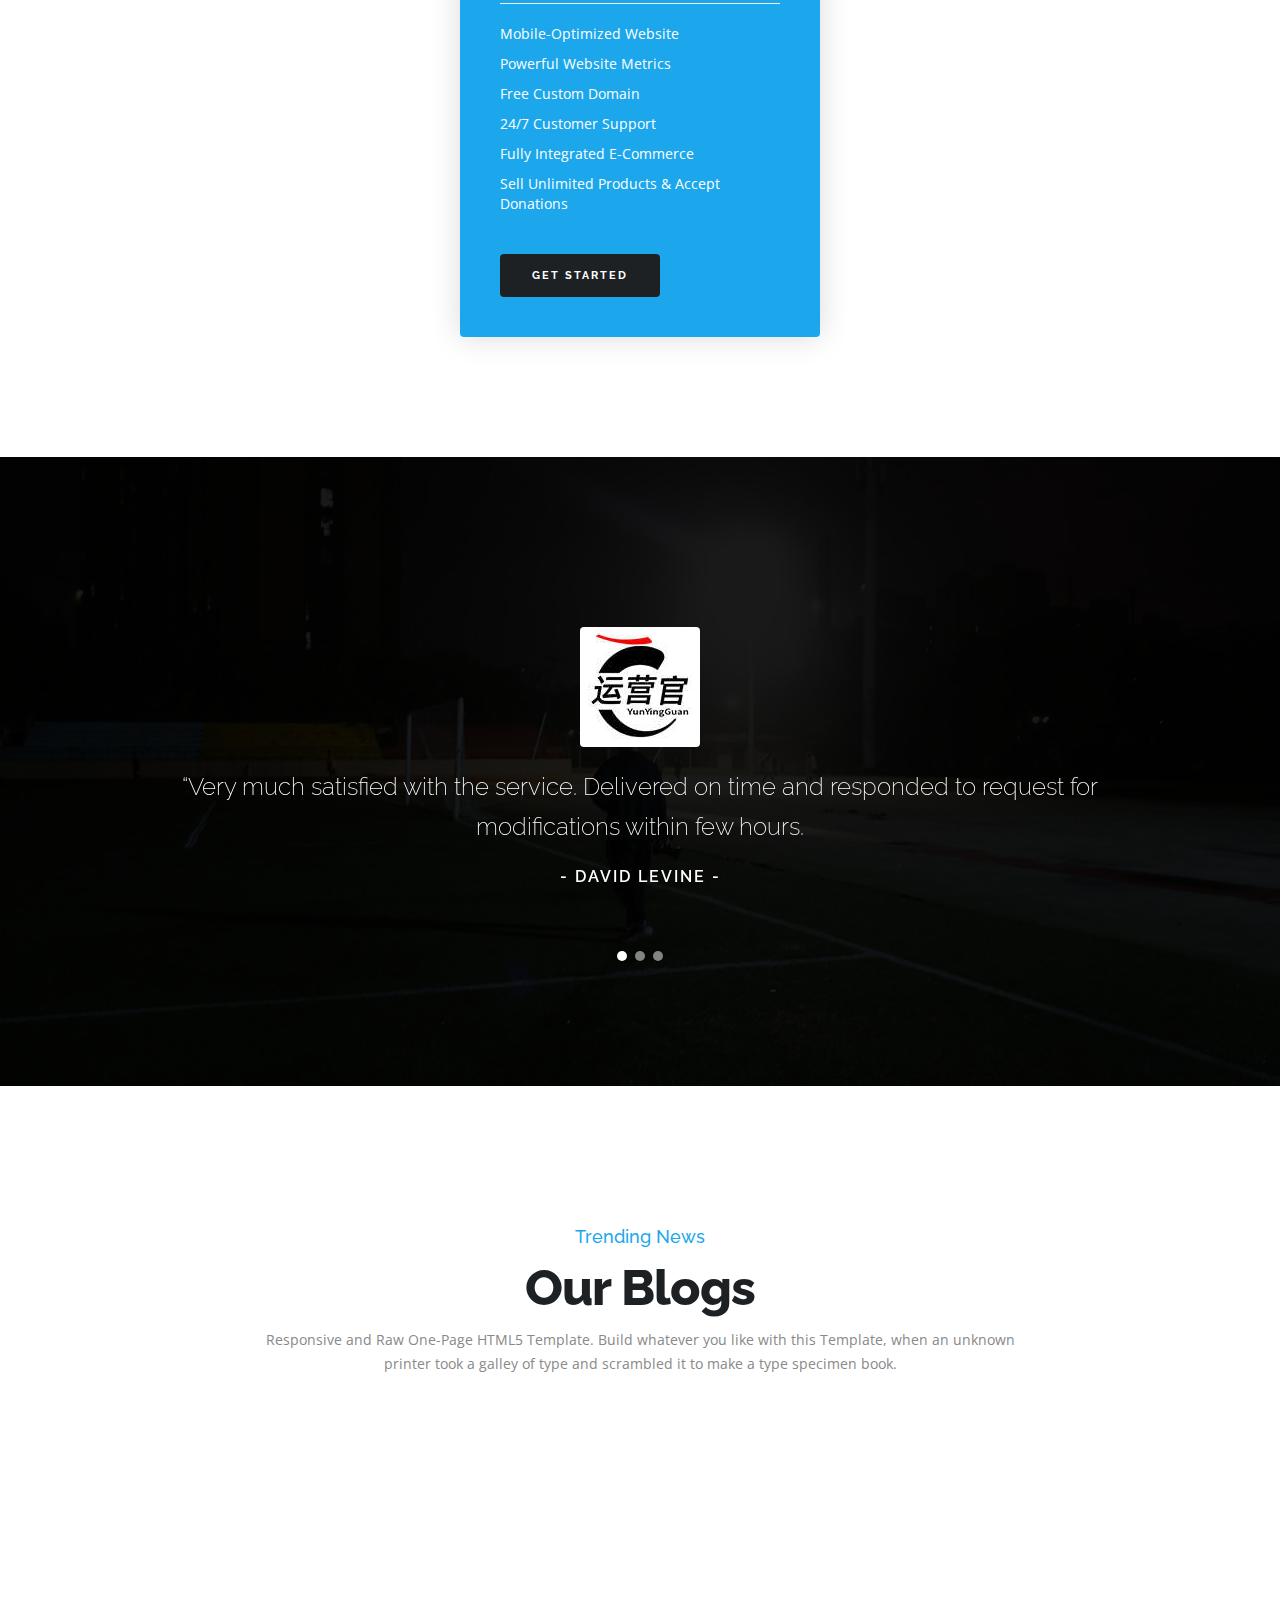
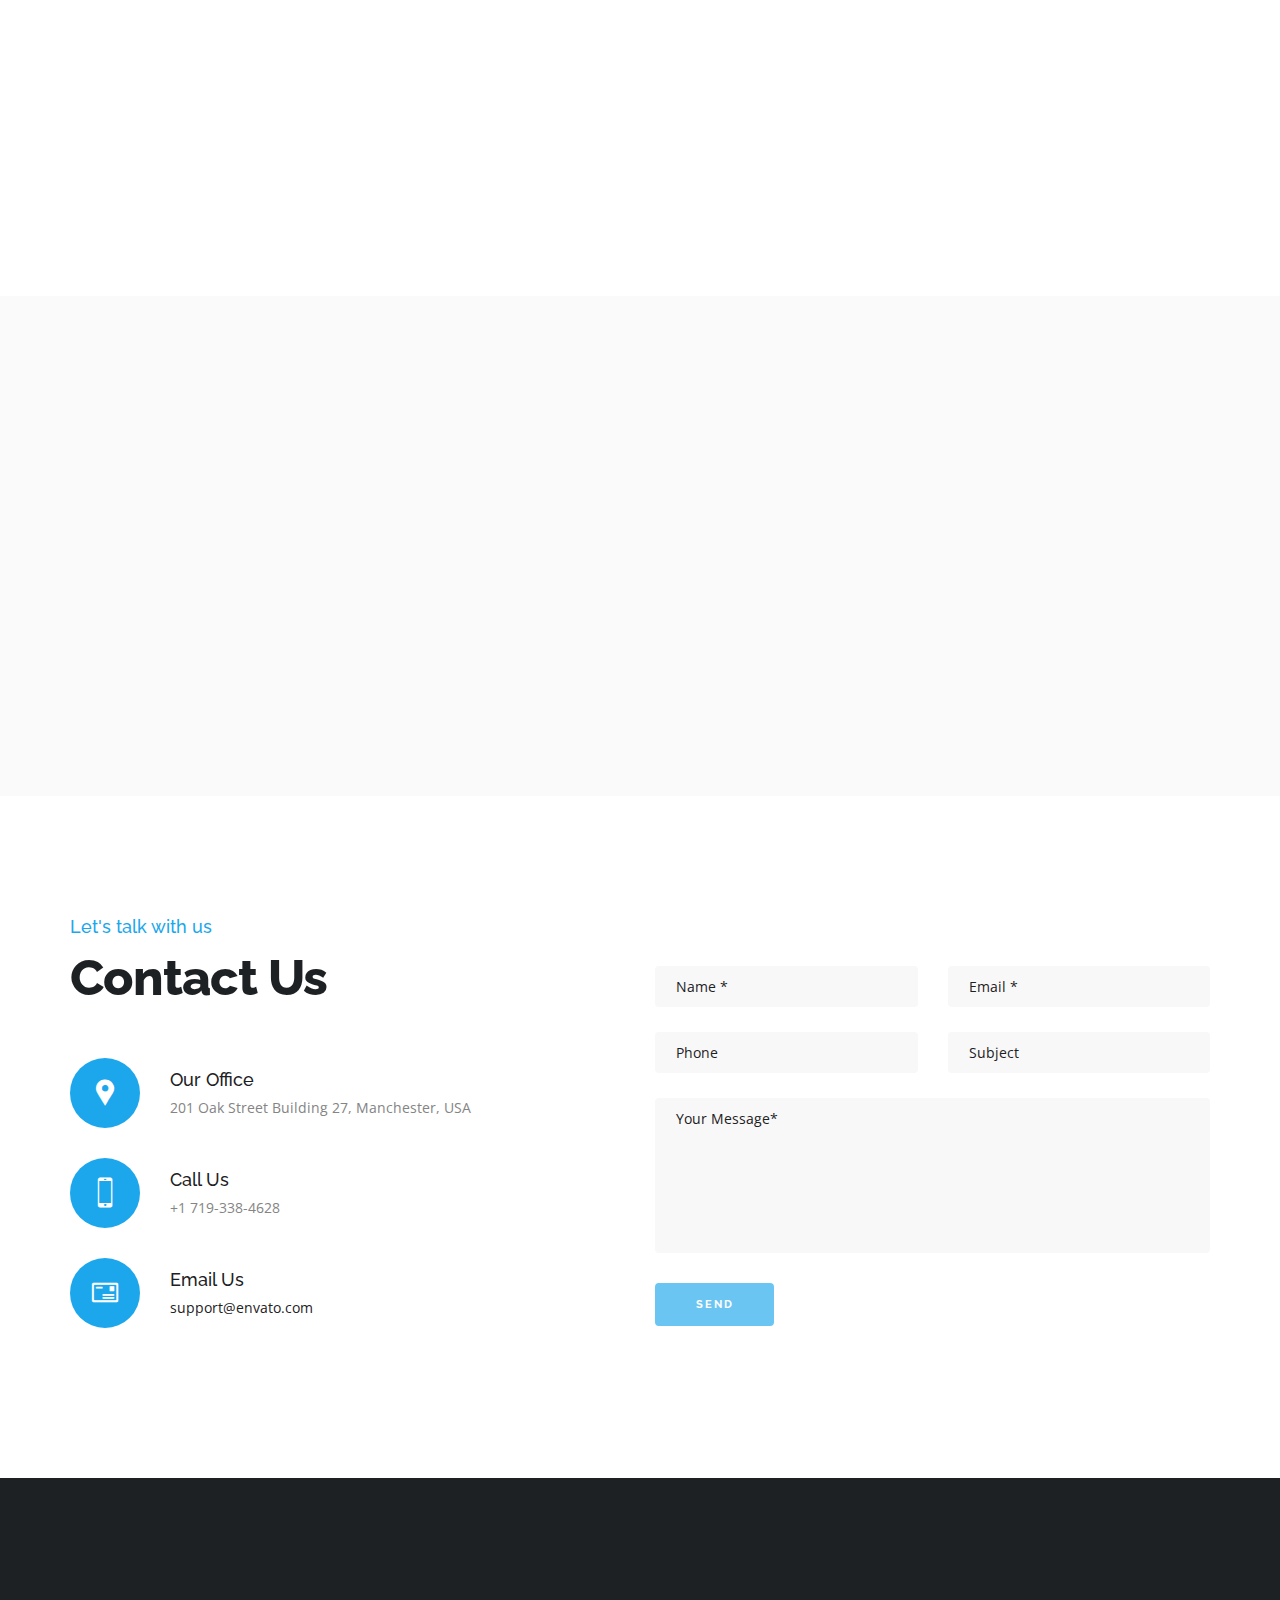
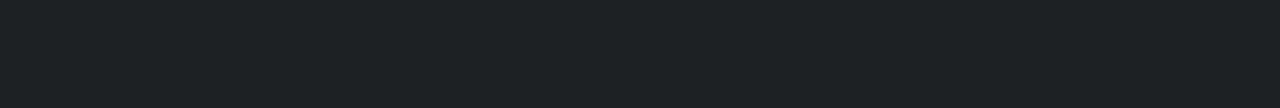
<file: index8.html>
﻿<!DOCTYPE html>
<html lang="en">
<head>
<meta charset="utf-8">
<meta name="viewport" content="width=device-width, initial-scale=1">
<meta http-equiv="X-UA-Compatible" content="IE=edge">
<title>Spyder - One Page Parallax HTML5 Template</title>
<link rel="shortcut icon" href="assets/images/favicon.ico">

<!-- Core Style Sheets -->
<link rel="stylesheet" href="assets/css/master.css">
<!-- Responsive Style Sheets -->
<link rel="stylesheet" href="assets/css/responsive.css">
<!-- Revolution Style Sheets -->
<link rel="stylesheet" type="text/css" href="revolution/css/settings.css">
<link rel="stylesheet" type="text/css" href="revolution/css/layers.css">
<link rel="stylesheet" type="text/css" href="revolution/css/navigation.css">

</head>
<body>

<!--== Loader Start ==-->
<div id="loader-overlay">
  <div class="loader">
    <div class="spinner-double-dot-in"></div>
  </div>
</div>
<!--== Loader End ==-->

<!--== Wrapper Start ==-->
<div class="wrapper">

  <!--== Header Start ==-->
  <nav class="navbar navbar-default navbar-fixed navbar-transparent white bootsnav on no-full no-border studio">
  	<div class="container">
      <!--== Start Atribute Navigation ==-->
      <div class="attr-nav hidden-xs sm-display-none">
        <ul class="social-media-dark social-top">
          <li><a href="#" class="icofont icofont-facebook"></a></li>
          <li><a href="#" class="icofont icofont-twitter"></a></li>
          <li><a href="#" class="icofont icofont-linkedin"></a></li>
          <li class="side-menu"><a href="#"><i class="icofont icofont-navigation-menu"></i></a></li>
        </ul>
      </div>
      <!--== End Atribute Navigation ==-->

      <!--== Start Header Navigation ==-->
      <div class="navbar-header">
        <button type="button" class="navbar-toggle" data-toggle="collapse" data-target="#navbar-menu"> <i class="tr-icon ion-android-menu"></i> </button>
        <div class="logo"> <a href="index.html"><img class="logo logo-display" src="assets/images/logo-white.png" alt=""> <img class="logo logo-scrolled" src="assets/images/logo-black.png" alt=""> </a> </div>
      </div>
      <!--== End Header Navigation ==-->

      <!--== Collect the nav links, forms, and other content for toggling ==-->
      <div class="collapse navbar-collapse" id="navbar-menu">
        <ul class="nav navbar-nav navbar-center" data-in="fadeIn" data-out="fadeOut">
          <li><a class="page-scroll" href="#home">Home</a></li>
          <li><a class="page-scroll" href="#feature">Features</a></li>
          <li><a class="page-scroll" href="#about">About</a></li>
          <li><a class="page-scroll" href="#team">Team</a></li>
          <li><a class="page-scroll" href="#work">Work</a></li>
          <li><a class="page-scroll" href="#pricing">Pricing</a></li>
          <li><a class="page-scroll" href="#blog">Blog</a></li>
          <li><a class="page-scroll" href="#contact">Contact</a></li>
        </ul>
      </div>
      <!--== /.navbar-collapse ==-->
    </div>

    <!-- Start Side Menu -->
    <div class="side dark-bg">
    		<a href="index.html" class="logo-side"><img src="assets/images/logo-white.png" alt="side-logo"/></a>
            <a href="#" class="close-side"><i class="icofont icofont-close"></i></a>
            <div class="widget mt-120">
              <ul class="link">
                <li class="link-item"><a class="page-scroll" href="#home">Home</a></li>
                <li class="link-item"><a class="page-scroll" href="#feature">Features</a></li>
                <li class="link-item"><a class="page-scroll" href="#about">About</a></li>
                <li class="link-item"><a class="page-scroll" href="#team">Team</a></li>
                <li class="link-item"><a class="page-scroll" href="#work">Work</a></li>
                <li class="link-item"><a class="page-scroll" href="#pricing">Pricing</a></li>
                <li class="link-item"><a class="page-scroll" href="#blog">Blog</a></li>
                <li class="link-item"><a class="page-scroll" href="#contact">Contact</a></li>
              </ul>
            </div>
            <ul class="social-media">
              <li><a href="#" class="icofont icofont-facebook"></a></li>
              <li><a href="#" class="icofont icofont-twitter"></a></li>
              <li><a href="#" class="icofont icofont-behance"></a></li>
              <li><a href="#" class="icofont icofont-social-dribble"></a></li>
              <li><a href="#" class="icofont icofont-linkedin"></a></li>
            </ul>
     </div>
     <!-- End Side Menu -->

  </nav>
  <!--== Header End ==-->

  <!--== Hero Slider Start ==-->
  <div class="remove-padding transition-none" id="home">
    <div id="rev_slider_149_1_wrapper" class="rev_slider_wrapper fullscreen-container" data-alias="snowaddon1" data-source="gallery" style="background-color:#2d3032;padding:0px;">
      <!-- START REVOLUTION SLIDER 5.4.1 fullscreen mode -->
      	<div id="rev_slider_149_1" class="rev_slider fullscreenbanner" style="display:none;" data-version="5.4.1">
      <ul>	<!-- SLIDE  -->
      	<li data-index="rs-407" data-transition="fade" data-slotamount="default" data-hideafterloop="0" data-hideslideonmobile="off"  data-easein="default" data-easeout="default" data-masterspeed="2000"  data-thumb=""  data-rotate="0"  data-fstransition="fade" data-fsmasterspeed="1000" data-fsslotamount="7" data-saveperformance="off"  data-title="One" data-param1="" data-param2="" data-param3="" data-param4="" data-param5="" data-param6="" data-param7="" data-param8="" data-param9="" data-param10="" data-description="">
      		<!-- MAIN IMAGE -->
      		<img src="assets/images/slides/home-bg-6.jpg"  alt=""  data-bgposition="center center" data-kenburns="on" data-duration="20000" data-ease="Linear.easeNone" data-scalestart="130" data-scaleend="100" data-rotatestart="0" data-rotateend="0" data-offsetstart="0 0" data-offsetend="0 0" data-bgparallax="6" class="rev-slidebg" data-no-retina>
      		<!-- LAYERS -->
      		<div id="rrzm_407" class="rev_row_zone rev_row_zone_middle" style="z-index: 6;">

      		<!-- LAYER NR. 1 -->
      		<div class="tp-caption  "
      			 id="slide-407-layer-14"
      			 data-x="['left','left','left','left']" data-hoffset="['100','100','100','100']"
      			 data-y="['middle','middle','middle','middle']" data-voffset="['0','0','0','0']"
      						data-width="none"
      			data-height="none"
      			data-whitespace="nowrap"

      			data-type="row"
      			data-columnbreak="2"
      			data-basealign="slide"
      			data-responsive_offset="on"
      			data-responsive="off"
      			data-frames='[{"delay":10,"speed":300,"frame":"0","from":"opacity:0;","to":"o:1;","ease":"Power3.easeInOut"},{"delay":"wait","speed":300,"frame":"999","to":"opacity:0;","ease":"Power3.easeInOut"}]'
      			data-margintop="[0,0,0,0]"
      			data-marginright="[0,0,0,0]"
      			data-marginbottom="[0,0,0,0]"
      			data-marginleft="[0,0,0,0]"
      			data-textAlign="['inherit','inherit','inherit','inherit']"
      			data-paddingtop="[0,0,0,0]"
      			data-paddingright="[100,50,50,50]"
      			data-paddingbottom="[0,0,0,0]"
      			data-paddingleft="[100,50,50,50]"

      			style="z-index: 6; white-space: nowrap; font-size: 20px; line-height: 22px; font-weight: 400; color: rgba(255, 255, 255, 1.00);">
      		<!-- LAYER NR. 2 -->
      		<div class="tp-caption  "
      			 id="slide-407-layer-15"
      			 data-x="['left','left','left','left']" data-hoffset="['100','100','100','100']"
      			 data-y="['top','top','top','top']" data-voffset="['100','100','100','100']"
      						data-width="none"
      			data-height="none"
      			data-whitespace="nowrap"

      			data-type="column"
      			data-responsive_offset="on"
      			data-responsive="off"
      			data-frames='[{"delay":"+0","speed":300,"frame":"0","from":"opacity:0;","to":"o:1;","ease":"Power3.easeInOut"},{"delay":"wait","speed":300,"frame":"999","to":"opacity:0;","ease":"Power3.easeInOut"}]'
       data-columnwidth="100%"
      			data-margintop="[0,0,0,0]"
      			data-marginright="[0,0,0,0]"
      			data-marginbottom="[0,0,0,0]"
      			data-marginleft="[0,0,0,0]"
      			data-textAlign="['center','center','center','center']"
      			data-paddingtop="[0,0,0,0]"
      			data-paddingright="[0,0,0,0]"
      			data-paddingbottom="[0,0,0,0]"
      			data-paddingleft="[0,0,0,0]"

      			style="z-index: 7; width: 100%;">
      		<!-- LAYER NR. 3 -->
      		<div class="tp-caption   tp-resizeme"
      			 id="slide-407-layer-1"
      			 data-x="['left','left','center','center']" data-hoffset="['0','0','0','0']"
      			 data-y="['top','top','top','top']" data-voffset="['0','0','230','110']"
      						data-fontsize="['110','90','100','70']"
      			data-lineheight="['100','90','100','70']"
      			data-width="['none','none','697','399']"
      			data-height="none"
      			data-whitespace="['nowrap','nowrap','normal','normal']"

      			data-type="text"
      			data-basealign="slide"
      			data-responsive_offset="on"

      			data-frames='[{"delay":"+290","split":"chars","splitdelay":0.05,"speed":750,"frame":"0","from":"y:40px;sX:1.5;sY:1.5;opacity:0;fb:20px;","to":"o:1;fb:0;","ease":"Power4.easeOut"},{"delay":"wait","speed":1000,"frame":"999","to":"sX:1;sY:1;opacity:0;fb:10px;","ease":"Power4.easeOut"}]'
      			data-margintop="[0,0,0,0]"
      			data-marginright="[0,0,0,0]"
      			data-marginbottom="[30,20,30,30]"
      			data-marginleft="[0,0,0,0]"
      			data-textAlign="['inherit','inherit','center','center']"
      			data-paddingtop="[0,0,0,0]"
      			data-paddingright="[0,0,40,40]"
      			data-paddingbottom="[0,0,0,0]"
      			data-paddingleft="[0,0,40,40]"

      			style="z-index: 8; white-space: nowrap; font-size: 110px; line-height: 100px; font-weight: 800; color: rgba(255, 255, 255, 1.00); display: inline-block;font-family: 'Raleway', sans-serif;letter-spacing:10px;">SPYDER STUDIO</div>

      		<!-- LAYER NR. 4 -->
      		<div class="tp-caption   tp-resizeme"
      			 id="slide-407-layer-2"
      			 data-x="['left','left','center','center']" data-hoffset="['0','50','0','0']"
      			 data-y="['top','top','top','top']" data-voffset="['0','430','460','290']"
      						data-fontsize="['30','30','40','25']"
      			data-lineheight="['40','40','50','30']"
      			data-width="['none','100%','100%','100%']"
      			data-height="none"
      			data-whitespace="normal"

      			data-type="text"
      			data-basealign="slide"
      			data-responsive_offset="on"

      			data-frames='[{"delay":"+890","split":"chars","splitdelay":0.03,"speed":300,"frame":"0","from":"sX:2;sY:2;opacity:0;fb:5px;","to":"o:1;fb:0;","ease":"Power4.easeOut"},{"delay":"wait","speed":1000,"frame":"999","to":"opacity:0;fb:10px;","ease":"Power4.easeOut"}]'
      			data-margintop="[0,0,0,0]"
      			data-marginright="[0,0,0,0]"
      			data-marginbottom="[0,0,0,0]"
      			data-marginleft="[0,0,0,0]"
      			data-textAlign="['inherit','inherit','center','center']"
      			data-paddingtop="[0,0,0,0]"
      			data-paddingright="[0,0,0,0]"
      			data-paddingbottom="[0,0,0,0]"
      			data-paddingleft="[0,0,0,0]"

      			style="z-index: 9; white-space: normal; font-size: 30px; line-height: 40px; font-weight: 400; color: rgba(255, 255, 255, 1.00); display: block;font-family: 'Raleway', sans-serif;">New HTML Templates Generation</div>
      				</div>
      			</div>
      		</div>

      		<!-- LAYER NR. 5 -->
      		<div class="tp-caption tp-shape tp-shapewrapper "
      			 id="slide-407-layer-16"
      			 data-x="['center','center','center','center']" data-hoffset="['0','0','0','0']"
      			 data-y="['middle','middle','middle','middle']" data-voffset="['0','0','0','0']"
      						data-width="full"
      			data-height="full"
      			data-whitespace="normal"

      			data-type="shape"
      			data-basealign="slide"
      			data-responsive_offset="off"
      			data-responsive="off"
      			data-frames='[{"delay":10,"speed":2000,"frame":"0","from":"opacity:0;","to":"o:1;","ease":"Power4.easeOut"},{"delay":"wait","speed":300,"frame":"999","to":"opacity:0;","ease":"Power3.easeInOut"}]'
      			data-textAlign="['inherit','inherit','inherit','inherit']"
      			data-paddingtop="[0,0,0,0]"
      			data-paddingright="[0,0,0,0]"
      			data-paddingbottom="[0,0,0,0]"
      			data-paddingleft="[0,0,0,0]"

      			style="z-index: 5;background-color:rgba(0, 0, 0, 0.35);"> </div>
      	</li>
      	<!-- SLIDE  -->
      	<li data-index="rs-408" data-transition="fade" data-slotamount="default" data-hideafterloop="0" data-hideslideonmobile="off"  data-easein="default" data-easeout="default" data-masterspeed="2000"  data-thumb="assets/images/blur1-100x50.jpg"  data-rotate="0"  data-saveperformance="off"  data-title="Two" data-param1="" data-param2="" data-param3="" data-param4="" data-param5="" data-param6="" data-param7="" data-param8="" data-param9="" data-param10="" data-description="">
      		<!-- MAIN IMAGE -->
      		<img src="assets/images/slides/home-bg-7.jpg"  alt=""  data-bgposition="center center" data-kenburns="on" data-duration="20000" data-ease="Linear.easeNone" data-scalestart="130" data-scaleend="100" data-rotatestart="0" data-rotateend="0" data-offsetstart="0 0" data-offsetend="0 0" data-bgparallax="6" class="rev-slidebg" data-no-retina>
      		<!-- LAYERS -->
      		<div id="rrzm_408" class="rev_row_zone rev_row_zone_middle" style="z-index: 6;">

      		<!-- LAYER NR. 6 -->
      		<div class="tp-caption  "
      			 id="slide-408-layer-14"
      			 data-x="['left','left','left','left']" data-hoffset="['100','100','100','100']"
      			 data-y="['middle','middle','middle','middle']" data-voffset="['0','0','0','0']"
      						data-width="none"
      			data-height="none"
      			data-whitespace="nowrap"

      			data-type="row"
      			data-columnbreak="2"
      			data-basealign="slide"
      			data-responsive_offset="on"
      			data-responsive="off"
      			data-frames='[{"delay":10,"speed":300,"frame":"0","from":"opacity:0;","to":"o:1;","ease":"Power3.easeInOut"},{"delay":"wait","speed":300,"frame":"999","to":"opacity:0;","ease":"Power3.easeInOut"}]'
      			data-margintop="[0,0,0,0]"
      			data-marginright="[0,0,0,0]"
      			data-marginbottom="[0,0,0,0]"
      			data-marginleft="[0,0,0,0]"
      			data-textAlign="['inherit','inherit','inherit','inherit']"
      			data-paddingtop="[0,0,0,0]"
      			data-paddingright="[100,50,40,40]"
      			data-paddingbottom="[0,0,0,0]"
      			data-paddingleft="[100,50,40,40]"

      			style="z-index: 6; white-space: nowrap; font-size: 20px; line-height: 22px; font-weight: 400; color: rgba(255, 255, 255, 1.00);">
      		<!-- LAYER NR. 7 -->
      		<div class="tp-caption  "
      			 id="slide-408-layer-15"
      			 data-x="['left','left','left','left']" data-hoffset="['100','100','100','100']"
      			 data-y="['top','top','top','top']" data-voffset="['100','100','100','100']"
      						data-width="none"
      			data-height="none"
      			data-whitespace="nowrap"

      			data-type="column"
      			data-responsive_offset="on"
      			data-responsive="off"
      			data-frames='[{"delay":"+0","speed":300,"frame":"0","from":"opacity:0;","to":"o:1;","ease":"Power3.easeInOut"},{"delay":"wait","speed":300,"frame":"999","to":"opacity:0;","ease":"Power3.easeInOut"}]'
       data-columnwidth="100%"
      			data-margintop="[0,0,0,0]"
      			data-marginright="[0,0,0,0]"
      			data-marginbottom="[0,0,0,0]"
      			data-marginleft="[0,0,0,0]"
      			data-textAlign="['center','center','center','center']"
      			data-paddingtop="[0,0,0,0]"
      			data-paddingright="[0,0,0,0]"
      			data-paddingbottom="[0,0,0,0]"
      			data-paddingleft="[0,0,0,0]"

      			style="z-index: 7; width: 100%;">
      		<!-- LAYER NR. 8 -->
      		<div class="tp-caption   tp-resizeme"
      			 id="slide-408-layer-1"
      			 data-x="['left','left','center','center']" data-hoffset="['0','0','0','0']"
      			 data-y="['top','top','top','top']" data-voffset="['0','0','230','110']"
      						data-fontsize="['110','90','100','70']"
      			data-lineheight="['100','90','100','70']"
      			data-width="['none','none','697','399']"
      			data-height="none"
      			data-whitespace="['nowrap','nowrap','normal','normal']"

      			data-type="text"
      			data-basealign="slide"
      			data-responsive_offset="on"

      			data-frames='[{"delay":"+290","split":"chars","splitdelay":0.05,"speed":750,"frame":"0","from":"y:40px;sX:1.5;sY:1.5;opacity:0;fb:20px;","to":"o:1;fb:0;","ease":"Power4.easeOut"},{"delay":"wait","speed":1000,"frame":"999","to":"sX:1;sY:1;opacity:0;fb:10px;","ease":"Power4.easeOut"}]'
      			data-margintop="[0,0,0,0]"
      			data-marginright="[0,0,0,0]"
      			data-marginbottom="[30,20,30,30]"
      			data-marginleft="[0,0,0,0]"
      			data-textAlign="['inherit','inherit','center','center']"
      			data-paddingtop="[0,0,0,0]"
      			data-paddingright="[0,0,40,40]"
      			data-paddingbottom="[0,0,0,0]"
      			data-paddingleft="[0,0,40,40]"

      			style="z-index: 8; white-space: nowrap; font-size: 110px; line-height: 100px; font-weight: 800; color: rgba(255, 255, 255, 1.00); display: inline-block;font-family: 'Raleway', sans-serif;letter-spacing:10px;">DIGITAL AGENCY </div>

      		<!-- LAYER NR. 9 -->
      		<div class="tp-caption   tp-resizeme"
      			 id="slide-408-layer-2"
      			 data-x="['left','left','center','center']" data-hoffset="['0','50','0','0']"
      			 data-y="['top','top','top','top']" data-voffset="['0','430','460','290']"
      						data-fontsize="['30','30','40','25']"
      			data-lineheight="['40','40','50','30']"
      			data-width="['none','100%','100%','100%']"
      			data-height="none"
      			data-whitespace="normal"

      			data-type="text"
      			data-basealign="slide"
      			data-responsive_offset="on"

      			data-frames='[{"delay":"+890","split":"chars","splitdelay":0.03,"speed":300,"frame":"0","from":"sX:2;sY:2;opacity:0;fb:5px;","to":"o:1;fb:0;","ease":"Power4.easeOut"},{"delay":"wait","speed":1000,"frame":"999","to":"opacity:0;fb:10px;","ease":"Power4.easeOut"}]'
      			data-margintop="[0,0,0,0]"
      			data-marginright="[0,0,0,0]"
      			data-marginbottom="[0,0,0,0]"
      			data-marginleft="[0,0,0,0]"
      			data-textAlign="['inherit','inherit','center','center']"
      			data-paddingtop="[0,0,0,0]"
      			data-paddingright="[0,0,0,0]"
      			data-paddingbottom="[0,0,0,0]"
      			data-paddingleft="[0,0,0,0]"

      			style="z-index: 9; white-space: normal; font-size: 30px; line-height: 40px; font-weight: 400; color: rgba(255, 255, 255, 1.00); display: block;font-family: 'Raleway', sans-serif;">New HTML Templates Generation </div>
      				</div>
      			</div>
      		</div>

      		<!-- LAYER NR. 10 -->
      		<div class="tp-caption tp-shape tp-shapewrapper "
      			 id="slide-408-layer-16"
      			 data-x="['center','center','center','center']" data-hoffset="['0','0','0','0']"
      			 data-y="['middle','middle','middle','middle']" data-voffset="['0','0','0','0']"
      						data-width="full"
      			data-height="full"
      			data-whitespace="normal"

      			data-type="shape"
      			data-basealign="slide"
      			data-responsive_offset="off"
      			data-responsive="off"
      			data-frames='[{"delay":10,"speed":2000,"frame":"0","from":"opacity:0;","to":"o:1;","ease":"Power4.easeOut"},{"delay":"wait","speed":300,"frame":"999","to":"opacity:0;","ease":"Power3.easeInOut"}]'
      			data-textAlign="['inherit','inherit','inherit','inherit']"
      			data-paddingtop="[0,0,0,0]"
      			data-paddingright="[0,0,0,0]"
      			data-paddingbottom="[0,0,0,0]"
      			data-paddingleft="[0,0,0,0]"

      			style="z-index: 5;background-color:rgba(0, 0, 0, 0.35);"> </div>
      	</li>
      	<!-- SLIDE  -->
      	<li data-index="rs-409" data-transition="fade" data-slotamount="default" data-hideafterloop="0" data-hideslideonmobile="off"  data-easein="default" data-easeout="default" data-masterspeed="2000"  data-thumb="assets/images/blur1-100x50.jpg"  data-rotate="0"  data-saveperformance="off"  data-title="Three" data-param1="" data-param2="" data-param3="" data-param4="" data-param5="" data-param6="" data-param7="" data-param8="" data-param9="" data-param10="" data-description="">
      		<!-- MAIN IMAGE -->
      		<img src="assets/images/slides/home-bg-8.jpg"  alt=""  data-bgposition="center center" data-kenburns="on" data-duration="20000" data-ease="Linear.easeNone" data-scalestart="130" data-scaleend="100" data-rotatestart="0" data-rotateend="0" data-offsetstart="0 0" data-offsetend="0 0" data-bgparallax="6" class="rev-slidebg" data-no-retina>
      		<!-- LAYERS -->
      		<div id="rrzm_409" class="rev_row_zone rev_row_zone_middle" style="z-index: 6;">

      		<!-- LAYER NR. 11 -->
      		<div class="tp-caption  "
      			 id="slide-409-layer-14"
      			 data-x="['left','left','left','left']" data-hoffset="['100','100','100','100']"
      			 data-y="['middle','middle','middle','middle']" data-voffset="['0','0','0','0']"
      						data-width="none"
      			data-height="none"
      			data-whitespace="nowrap"

      			data-type="row"
      			data-columnbreak="2"
      			data-basealign="slide"
      			data-responsive_offset="on"
      			data-responsive="off"
      			data-frames='[{"delay":10,"speed":300,"frame":"0","from":"opacity:0;","to":"o:1;","ease":"Power3.easeInOut"},{"delay":"wait","speed":300,"frame":"999","to":"opacity:0;","ease":"Power3.easeInOut"}]'
      			data-margintop="[0,0,0,0]"
      			data-marginright="[0,0,0,0]"
      			data-marginbottom="[0,0,0,0]"
      			data-marginleft="[0,0,0,0]"
      			data-textAlign="['inherit','inherit','inherit','inherit']"
      			data-paddingtop="[0,0,0,0]"
      			data-paddingright="[100,50,40,40]"
      			data-paddingbottom="[0,0,0,0]"
      			data-paddingleft="[100,50,40,40]"

      			style="z-index: 6; white-space: nowrap; font-size: 20px; line-height: 22px; font-weight: 400; color: rgba(255, 255, 255, 1.00);">
      		<!-- LAYER NR. 12 -->
      		<div class="tp-caption  "
      			 id="slide-409-layer-15"
      			 data-x="['left','left','left','left']" data-hoffset="['100','100','100','100']"
      			 data-y="['top','top','top','top']" data-voffset="['100','100','100','100']"
      						data-width="none"
      			data-height="none"
      			data-whitespace="nowrap"

      			data-type="column"
      			data-responsive_offset="on"
      			data-responsive="off"
      			data-frames='[{"delay":"+0","speed":300,"frame":"0","from":"opacity:0;","to":"o:1;","ease":"Power3.easeInOut"},{"delay":"wait","speed":300,"frame":"999","to":"opacity:0;","ease":"Power3.easeInOut"}]'
       data-columnwidth="100%"
      			data-margintop="[0,0,0,0]"
      			data-marginright="[0,0,0,0]"
      			data-marginbottom="[0,0,0,0]"
      			data-marginleft="[0,0,0,0]"
      			data-textAlign="['center','center','center','center']"
      			data-paddingtop="[0,0,0,0]"
      			data-paddingright="[0,0,0,0]"
      			data-paddingbottom="[0,0,0,0]"
      			data-paddingleft="[0,0,0,0]"

      			style="z-index: 7; width: 100%;">
      		<!-- LAYER NR. 13 -->
      		<div class="tp-caption   tp-resizeme"
      			 id="slide-409-layer-1"
      			 data-x="['left','left','center','center']" data-hoffset="['0','0','0','0']"
      			 data-y="['top','top','top','top']" data-voffset="['0','0','230','110']"
      						data-fontsize="['110','90','100','70']"
      			data-lineheight="['100','90','100','70']"
      			data-width="['none','none','697','399']"
      			data-height="none"
      			data-whitespace="['nowrap','nowrap','normal','normal']"

      			data-type="text"
      			data-basealign="slide"
      			data-responsive_offset="on"

      			data-frames='[{"delay":"+290","split":"chars","splitdelay":0.05,"speed":750,"frame":"0","from":"y:40px;sX:1.5;sY:1.5;opacity:0;fb:20px;","to":"o:1;fb:0;","ease":"Power4.easeOut"},{"delay":"wait","speed":1000,"frame":"999","to":"sX:1;sY:1;opacity:0;fb:10px;","ease":"Power4.easeOut"}]'
      			data-margintop="[0,0,0,0]"
      			data-marginright="[0,0,0,0]"
      			data-marginbottom="[30,20,30,30]"
      			data-marginleft="[0,0,0,0]"
      			data-textAlign="['inherit','inherit','center','center']"
      			data-paddingtop="[0,0,0,0]"
      			data-paddingright="[0,0,40,40]"
      			data-paddingbottom="[0,0,0,0]"
      			data-paddingleft="[0,0,40,40]"

      			style="z-index: 8; white-space: nowrap; font-size: 110px; line-height: 100px; font-weight: 800; color: rgba(255, 255, 255, 1.00); display: inline-block;font-family: 'Raleway', sans-serif;letter-spacing:10px;">CREATIVE STUDIO </div>

      		<!-- LAYER NR. 14 -->
      		<div class="tp-caption   tp-resizeme"
      			 id="slide-409-layer-2"
      			 data-x="['left','left','center','center']" data-hoffset="['0','50','0','0']"
      			 data-y="['top','top','top','top']" data-voffset="['0','430','460','290']"
      						data-fontsize="['30','30','40','25']"
      			data-lineheight="['40','40','50','30']"
      			data-width="['none','100%','100%','100%']"
      			data-height="none"
      			data-whitespace="normal"

      			data-type="text"
      			data-basealign="slide"
      			data-responsive_offset="on"

      			data-frames='[{"delay":"+890","split":"chars","splitdelay":0.03,"speed":300,"frame":"0","from":"sX:2;sY:2;opacity:0;fb:5px;","to":"o:1;fb:0;","ease":"Power4.easeOut"},{"delay":"wait","speed":1000,"frame":"999","to":"opacity:0;fb:10px;","ease":"Power4.easeOut"}]'
      			data-margintop="[0,0,0,0]"
      			data-marginright="[0,0,0,0]"
      			data-marginbottom="[0,0,0,0]"
      			data-marginleft="[0,0,0,0]"
      			data-textAlign="['inherit','inherit','center','center']"
      			data-paddingtop="[0,0,0,0]"
      			data-paddingright="[0,0,0,0]"
      			data-paddingbottom="[0,0,0,0]"
      			data-paddingleft="[0,0,0,0]"

      			style="z-index: 9; white-space: normal; font-size: 30px; line-height: 40px; font-weight: 400; color: rgba(255, 255, 255, 1.00); display: block;font-family: 'Raleway', sans-serif;">One Page, ultra flexible, responsive HTML5 template</div>
      				</div>
      			</div>
      		</div>

      		<!-- LAYER NR. 15 -->
      		<div class="tp-caption tp-shape tp-shapewrapper "
      			 id="slide-409-layer-16"
      			 data-x="['center','center','center','center']" data-hoffset="['0','0','0','0']"
      			 data-y="['middle','middle','middle','middle']" data-voffset="['0','0','0','0']"
      						data-width="full"
      			data-height="full"
      			data-whitespace="normal"

      			data-type="shape"
      			data-basealign="slide"
      			data-responsive_offset="off"
      			data-responsive="off"
      			data-frames='[{"delay":10,"speed":2000,"frame":"0","from":"opacity:0;","to":"o:1;","ease":"Power4.easeOut"},{"delay":"wait","speed":300,"frame":"999","to":"opacity:0;","ease":"Power3.easeInOut"}]'
      			data-textAlign="['inherit','inherit','inherit','inherit']"
      			data-paddingtop="[0,0,0,0]"
      			data-paddingright="[0,0,0,0]"
      			data-paddingbottom="[0,0,0,0]"
      			data-paddingleft="[0,0,0,0]"

      			style="z-index: 5;background-color:rgba(0, 0, 0, 0.35);"> </div>
      	</li>
      </ul>
      <div style="" class="tp-static-layers">

      		<!-- LAYER NR. 16 -->
      		<a class="tp-caption rev-btn  tp-static-layer"
             href="#" target="_blank"	id="slider-149-layer-18"
      			 data-x="['center','center','center','center']" data-hoffset="['0','0','0','0']"
      			 data-y="['bottom','bottom','bottom','bottom']" data-voffset="['30','30','30','30']"
      			 data-width="none"
      			 data-height="none"
      			 data-whitespace="nowrap"
      			data-type="button"
      			data-actions=''
      			data-basealign="slide"
      			data-responsive_offset="off"
      			data-responsive="off"
      			data-startslide="0"
      			data-endslide="2"
      			data-frames='[{"delay":1600,"speed":1000,"frame":"0","from":"y:20px;sX:1.5;sY:1.5;opacity:0;fb:10px;","to":"o:1;fb:0;","ease":"Power4.easeOut"},{"delay":"wait","speed":1000,"frame":"999","to":"opacity:0;fb:10px;","ease":"Power4.easeOut"},{"frame":"hover","speed":"0","ease":"Linear.easeNone","to":"o:1;rX:0;rY:0;rZ:0;z:0;fb:0;","style":"c:rgba(0, 0, 0, 1.00);bg:rgba(255, 255, 255, 1.00);"}]'
      			data-textAlign="['inherit','inherit','inherit','inherit']"
      			data-paddingtop="[0,0,0,0]"
      			data-paddingright="[35,35,35,35]"
      			data-paddingbottom="[0,0,0,0]"
      			data-paddingleft="[35,35,35,35]"

      			style="z-index: 8; white-space: nowrap; font-size: 15px; line-height: 50px; font-weight: 700; color: rgba(255, 255, 255, 1.00);font-family: 'Raleway', sans-serif;background-color:rgba(255, 255, 255, 0);border-color:rgba(255, 255, 255, 1.00);border-style:solid;border-width:2px 2px 2px 2px;border-radius:30px 30px 30px 30px;outline:none;box-shadow:none;box-sizing:border-box;-moz-box-sizing:border-box;-webkit-box-sizing:border-box;cursor:pointer;text-decoration: none;">BUY TEMPLATE </a>
      </div>
      <div class="tp-bannertimer" style="height: 5px; background-color: rgba(255, 255, 255, 0.25);"></div>	</div>
      </div><!-- END REVOLUTION SLIDER -->
  </div>
  <!--== Hero Slider End ==-->

  <!--== Who We Are Start ==-->
  <div class="white-bg pt-120 pb-120" id="feature">
    <div class="container">
      <div class="row">
        <div class="col-md-8 centerize-col text-center">
          <div class="section-title">
            <h4 class="default-color">The Best Business Template</h4>
            <h1>Our Features</h1>
            <p>
              Responsive and Raw One-Page HTML5 Template. Build whatever you like with this Template, when an unknown printer took a galley of type and scrambled it to make a type specimen book.
            </p>
          </div>
        </div>
      </div>
      <div class="row mt-50">
        <div class="col-md-3 col-sm-6 col-xs-12">
         <div class="feature-box text-center xs-mb-30 sm-mb-30 feature-box-default-bg light-border center-feature wow fadeInLeft" data-wow-delay="0.1s">
         	  <i class="icofont icofont-code-alt font-40px"></i>
          	<h4 class="mt-0 font-600">Friendly Codes</h4>
          	<p class="font-400">Lorem Ipsum is simply dummy text of the printing and typesetting industry.</p>
          </div>
        </div>
        <div class="col-md-3 col-sm-6 col-xs-12">
         <div class="feature-box text-center xs-mb-30 sm-mb-30 feature-box-default-bg light-border center-feature wow fadeInUp" data-wow-delay="0.2s">
         	 <i class="icofont icofont-electron font-40px"></i>
          	<h4 class="mt-0 font-600">SEO Optimized</h4>
          	<p class="font-400">Lorem Ipsum is simply dummy text of the printing and typesetting industry.</p>
          </div>
        </div>
        <div class="col-md-3 col-sm-6 col-xs-12">
         <div class="feature-box text-center xs-mb-30 feature-box-default-bg light-border center-feature wow fadeInDown" data-wow-delay="0.3s">
         	 <i class="icofont icofont-rocket-alt-2 font-40px"></i>
          	<h4 class="mt-0 font-600">Fast Support</h4>
          	<p class="font-400">Lorem Ipsum is simply dummy text of the printing and typesetting industry.</p>
          </div>
        </div>
        <div class="col-md-3 col-sm-6 col-xs-12">
         <div class="feature-box text-center feature-box-default-bg light-border center-feature wow fadeInRight" data-wow-delay="0.4s">
         	 <i class="icofont icofont-windows-lumia font-40px"></i>
          	<h4 class="mt-0 font-600">Fully Responsive</h4>
          	<p class="font-400">Lorem Ipsum is simply dummy text of the printing and typesetting industry.</p>
          </div>
        </div>
      </div>
    </div>
  </div>
  <!--== Who We Are End ==-->

  <!--== About Company Start ==-->
  <div class="dark-bg pt-0 pb-0 about-section sm-pt-50 sm-pb-50" id="about">
    <div class="col-md-6 col-sm-6 bg-flex bg-flex-left">
      <div class="bg-flex-holder bg-flex-cover" style="background-image: url(assets/images/bg-left-img-2.jpg);"></div>
    </div>
    <div class="container-fluid">
      <div class="col-md-6 col-sm-6 col-md-offset-6 col-sm-offset-6">
          <div class="col-inner spacer text-left wow fadeInLeft" data-wow-delay="0.1s">
            <div class="mission-section xs-mb-80">
              <div class="section-title">
                <h4 class="default-color">We Create Awesome Stuff</h4>
                <h1 class="white-color">Our Services</h1>
                <p>Responsive and Raw One-Page HTML5 Template. Build whatever you like with this Template, when an unknown printer took a galley of type and scrambled it to make a type specimen book.</p>
              </div>
              <div class="icon-text feature-box-2 mb-30 clearfix">
                <div class="icon">
                  <i class="icofont icofont-gear font-30px white-color"></i>
                </div>
                <h3 class="white-color mt-0">Powerful Options</h3>
                <div class="dis">
                  We focus on the needs of small to middle market businesses.
                </div>
              </div>
              <div class="icon-text feature-box-2 mb-30 clearfix">
                <div class="icon">
                  <i class="icofont icofont-responsive font-30px white-color"></i>
                </div>
                <h3 class="white-color mt-0">Responsive Design</h3>
                <div class="dis">
                  A great business plan is a foundation of every successful business
                </div>
              </div>
              <div class="icon-text feature-box-2 mb-30 clearfix">
                <div class="icon">
                  <i class="icofont icofont-slightly-smile font-30px white-color"></i>
                </div>
                <h3 class="white-color mt-0">Happy Clients</h3>
                <div class="dis">
                  We help our clients take advantage of any investment out in the world
                </div>
              </div>
            </div>
          </div>
        </div>
      </div>
  </div>
  <!--== About Company End ==-->

  <!--== Who We Are Start ==-->
  <div class="white-bg pt-0 pb-0 sm-pt-50 sm-pb-50 about-section">
    <div class="col-md-6 col-sm-6 bg-flex bg-flex-right">
      <div class="bg-flex-holder bg-flex-cover" style="background-image: url(assets/images/bg-left-img.jpg);"></div>
    </div>
    <div class="container-fluid">
      <div class="col-md-6 col-sm-6">
          <div class="col-inner spacer text-left wow fadeInRight" data-wow-delay="0.2s">
            <div class="mission-section xs-mb-80">
              <div class="section-title">
                <h4 class="default-color">Our Mission</h4>
                <h1>About Us</h1>
              </div>
              <p>
                Vivamus enim metus, varius et nunc quis, elementum pharetra turpis. Proin vel massa sed turpis auctor consectetur. Proin rhoncus eleifend pulvinar.
              </p>
              <p>
                Nam suscipit, enim eu semper porta, est magna facilisis lorem, sagittis sollicitudin ipsum ipsum at tortor. Proin diam massa, fermentum eget nisl consequat, viverra accumsan turpis. Maecenas non nunc quis odio dignissim efficitur eget eu leo. Donec ut accumsan metus, sit amet efficitur diam.
              </p>
              <p class="mt-30">
                <a class="btn btn-lg btn-color btn-default">Buy template</a>
              </p>
          </div>
          </div>
        </div>
      </div>
  </div>
  <!--== Who We Are End ==-->

  <!--== Team Start ==-->
  <div class="grey-bg pt-120 pb-120" id="team">
    <div class="container">
      <div class="row">
        <div class="col-md-8 centerize-col text-center">
          <div class="section-title">
            <h4 class="default-color">Who We Are</h4>
            <h1>Creative Team</h1>
            <p>
              Responsive and Raw One-Page HTML5 Template. Build whatever you like with this Template, when an unknown printer took a galley of type and scrambled it to make a type specimen book.
            </p>
          </div>
        </div>
      </div>
      <div class="row mt-50">
          <div class="col-md-3 col-sm-6 col-xs-12 wow fadeInLeft" data-wow-delay="0.1s">
            <div class="team style-2 xs-mb-30 sm-mb-30">
              <div class="team-img">
                <img src="assets/images/team/team-01.jpg" alt="">
                <div class="social-icons-style-02">
                  <ul class="sm-icon mt-20 mb-0">
                    <li><a class="fb" href="#."><i class="icofont icofont-facebook"></i></a></li>
                    <li><a class="tw" href="#."><i class="icofont icofont-twitter"></i></a></li>
                    <li><a class="be" href="#."><i class="icofont icofont-behance"></i></a></li>
                    <li><a class="in" href="#."><i class="icofont icofont-linkedin"></i></a></li>
                  </ul>
                </div>
              </div>
              <div class="team-info text-center">
                <h3>Bobby Castro</h3>
                <span class="title default-color">Project Manager</span>
              </div>
            </div>
          </div>
          <!--== Member End ==-->
          <div class="col-md-3 col-sm-6 col-xs-12 wow fadeInUp" data-wow-delay="0.2s">
            <div class="team style-2 xs-mb-30 sm-mb-30">
              <div class="team-img">
                <img src="assets/images/team/team-02.jpg" alt="">
                <div class="social-icons-style-02">
                  <ul class="sm-icon mt-20 mb-0">
                    <li><a class="fb" href="#."><i class="icofont icofont-facebook"></i></a></li>
                    <li><a class="tw" href="#."><i class="icofont icofont-twitter"></i></a></li>
                    <li><a class="be" href="#."><i class="icofont icofont-behance"></i></a></li>
                    <li><a class="in" href="#."><i class="icofont icofont-linkedin"></i></a></li>
                  </ul>
                </div>
              </div>
              <div class="team-info text-center">
                <h3>Luara Prior</h3>
                <span class="title default-color">Marketing Manager</span>
              </div>
            </div>
          </div>
          <!--== Member End ==-->
          <div class="col-md-3 col-sm-6 col-xs-12 wow fadeInDown" data-wow-delay="0.3s">
            <div class="team style-2 xs-mb-30">
              <div class="team-img">
                <img src="assets/images/team/team-03.jpg" alt="">
                <div class="social-icons-style-02">
                  <ul class="sm-icon mt-20 mb-0">
                    <li><a class="fb" href="#."><i class="icofont icofont-facebook"></i></a></li>
                    <li><a class="tw" href="#."><i class="icofont icofont-twitter"></i></a></li>
                    <li><a class="be" href="#."><i class="icofont icofont-behance"></i></a></li>
                    <li><a class="in" href="#."><i class="icofont icofont-linkedin"></i></a></li>
                  </ul>
                </div>
              </div>
              <div class="team-info text-center">
                <h3>Mike Jones</h3>
                <span class="title default-color">Graphics Designer</span>
              </div>
            </div>
          </div>
          <!--== Member End ==-->

          <div class="col-md-3 col-sm-6 col-xs-12 wow fadeInRight" data-wow-delay="0.4s">
            <div class="team style-2">
              <div class="team-img">
                <img src="assets/images/team/team-04.jpg" alt="">
                <div class="social-icons-style-02">
                  <ul class="sm-icon mt-20 mb-0">
                    <li><a class="fb" href="#."><i class="icofont icofont-facebook"></i></a></li>
                    <li><a class="tw" href="#."><i class="icofont icofont-twitter"></i></a></li>
                    <li><a class="be" href="#."><i class="icofont icofont-behance"></i></a></li>
                    <li><a class="in" href="#."><i class="icofont icofont-linkedin"></i></a></li>
                  </ul>
                </div>
              </div>
              <div class="team-info text-center">
                <h3>Heather Doe</h3>
                <span class="title default-color">CEO Company</span>
              </div>
            </div>
          </div>
          <!--== Member End ==-->
      </div>

      <div class="row mt-50">
        <div class="col-md-6 col-sm-6 xs-mb-50">
          <div class="mission-section">
            <h2 class="raleway-font font-800">Who We Are</h2>
            <p class="mt-40">
              The integration of web fonts has always been one of the largest contributing factors to diversity in the overall look and feel of websites today vs. yesterday. Fonts, just like images, play an important role in helping a website’s overall design stand out from the competition.
            </p>
            <p>
              Bottom line is we want you to succeed at Faculty We’re full service which means we’ve got you covered on design and content right through to digital.
            </p>
            <div class="inline-btn mt-30"><a href="https://www.youtube.com/watch?v=sU3FkzUKHXU" class="btn btn-sm btn-circle btn-zoom btn-dark-outline ml-0 popup-youtube btn-animated-none"><i class="icofont icofont-ui-play"></i></a>
            		<p>See Our Work</p>
          	</div>
          </div>
        </div>
        <div class="col-md-6 col-sm-6">
          <div class="skillbar-wrap skillbar-style-02">
              <div class="skillbar dark-color" data-percent="98">
                  <span class="skillbar-title">Content Writer</span>
                  <p class="skillbar-bar"></p>
                  <span class="skill-bar-percent"></span>
              </div>
              <!-- End Skill Bar -->

              <div class="skillbar dark-color" data-percent="66">
                  <span class="skillbar-title">Design</span>
                  <p class="skillbar-bar"></p>
                  <span class="skill-bar-percent"></span>
              </div>
              <!-- End Skill Bar -->

              <div class="skillbar dark-color" data-percent="85">
                  <span class="skillbar-title">Apps</span>
                  <p class="skillbar-bar"></p>
                  <span class="skill-bar-percent"></span>
              </div>
              <!-- End Skill Bar -->

              <div class="skillbar dark-color" data-percent="30">
                  <span class="skillbar-title">Development</span>
                  <p class="skillbar-bar"></p>
                  <span class="skill-bar-percent"></span>
              </div>
              <!-- End Skill Bar -->
            </div>
        </div>
      </div>

    </div>

  </div>
  <!--== Team End ==-->

  <!--== Call to Actions Start ==-->
  <section class="parallax-bg fixed-bg sm-pb-80 sm-pt-80" data-parallax-bg-image="assets/images/background/parallax-bg-4.jpg" data-parallax-speed="0.5" data-parallax-direction="up">
    <div class="overlay-bg"></div>
    <div class="container">
      <div class="row our-process-style-02">
        <div class="col-md-3 col-sm-6 col-xs-12 line xs-mb-30 sm-mb-30">
          <div class="icon-wrap white-bg">
            <div class="icon">
              <i class="icofont icofont-edit-alt default-color font-30px"></i>
            </div>
          </div>
          <div class="text-center white-color">
            <h3 class="font-500">Design</h3>
            <p class="mb-0">Lorem ipsum dolor sit amet consectetur adipiscing elit. Proin ut tempor nisl sit amet tincidunt orci.</p>
          </div>
        </div>
        <div class="col-md-3 col-sm-6 col-xs-12 line xs-mb-30 sm-mb-30">
          <div class="icon-wrap white-bg">
            <div class="icon">
              <i class="icofont icofont-mathematical-alt-2 default-color font-30px"></i>
            </div>
          </div>
          <div class="text-center white-color">
            <h3 class="font-500">Development</h3>
            <p class="mb-0">Lorem ipsum dolor sit amet consectetur adipiscing elit. Proin ut tempor nisl sit amet tincidunt orci.</p>
          </div>
        </div>
        <div class="col-md-3 col-sm-6 col-xs-12 line xs-mb-30">
          <div class="icon-wrap white-bg">
            <div class="icon">
              <i class="icofont icofont-surface-tablet default-color font-30px"></i>
            </div>
          </div>
          <div class="text-center white-color">
            <h3 class="font-500">Testing</h3>
            <p class="mb-0">Lorem ipsum dolor sit amet consectetur adipiscing elit. Proin ut tempor nisl sit amet tincidunt orci.</p>
          </div>
        </div>
        <div class="col-md-3 col-sm-6 col-xs-12 line xs-mb-30">
          <div class="icon-wrap white-bg">
            <div class="icon">
              <i class="icofont icofont-interface default-color font-30px"></i>
            </div>
          </div>
          <div class="text-center white-color">
            <h3 class="font-500">Live</h3>
            <p class="mb-0">Lorem ipsum dolor sit amet consectetur adipiscing elit. Proin ut tempor nisl sit amet tincidunt orci.</p>
          </div>
        </div>
      </div>
    </div>
  </section>
  <!--== Call to Actions End ==-->

  <!--== Portfolio Start ==-->
  <div class="grey-bg pb-0 pt-120" id="work">
    <div class="container">
      <div class="row">
        <div class="col-md-8 centerize-col text-center">
          <div class="section-title">
            <h4 class="default-color">Creative Showcase</h4>
            <h1>Our Works</h1>
            <p>
              Responsive and Raw One-Page HTML5 Template. Build whatever you like with this Template, when an unknown printer took a galley of type and scrambled it to make a type specimen book.
            </p>
          </div>
        </div>
      </div>
      <div class="row">
        <div class="col-md-12">
          <div id="portfolio-gallery-filter" class="cbp-l-filters-alignCenter text-sm-center mt-50">
              <div data-filter="*" class="cbp-filter-item-active cbp-filter-item dark">
                  All
              </div>
              <div data-filter=".branding" class="cbp-filter-item">
                  Branding
              </div>
              <div data-filter=".print" class="cbp-filter-item">
                  Print Design
              </div>
              <div data-filter=".web-design" class="cbp-filter-item">
                  Web Design
              </div>
              <div data-filter=".advertising" class="cbp-filter-item">
                  Advertising
              </div>
              <div data-filter=".photography" class="cbp-filter-item">
                  Photography
              </div>
          </div>
        </div>
      </div>
    </div>
    <div class="container-fluid remove-padding">
      <div class="row mt-50">
        <div class="col-md-12">
          <div id="portfolio-gallery" class="cbp">
              <div class="cbp-item branding col-md-4 col-sm-6">
                  <div class="portfolio gallery-image-hover text-center">
                  	<div class="folio-overlay"></div>
                  	<img src="assets/images/portfolio/grid/9.jpg" alt="">
                  	<div class="portfolio-wrap">
               	  		  <div class="portfolio-description">
    								      <h3 class="portfolio-title mt-0">Project Name 1</h3>
    								      <h6 class="links">Branding, Website</h6>
    							      </div>
      						  </div>
      					</div>
              </div>

              <div class="cbp-item branding web-design col-md-2 col-sm-3">
                  <div class="portfolio gallery-image-hover text-center">
                  	<div class="folio-overlay"></div>
                  	<img src="assets/images/portfolio/grid/10.jpg" alt="">
                  	<div class="portfolio-wrap">
               	  		  <div class="portfolio-description">
    								      <h3 class="portfolio-title mt-0">Project Name 2</h3>
    								      <h6 class="links">UI/UX, Website</h6>
    							      </div>
      						  </div>
      					</div>
              </div>

              <div class="cbp-item web-design print col-md-2 col-sm-3">
                  <div class="portfolio gallery-image-hover text-center">
                  	<div class="folio-overlay"></div>
                  	<img src="assets/images/portfolio/grid/11.jpg" alt="">
                  	<div class="portfolio-wrap">
               	  		  <div class="portfolio-description">
    								      <h3 class="portfolio-title mt-0">Project Name 3</h3>
    								      <h6 class="links">Print, Website</h6>
    							      </div>
      						  </div>
      					</div>
              </div>

              <div class="cbp-item web-design advertising col-md-4 col-sm-6">
                  <div class="portfolio gallery-image-hover text-center">
                  	<div class="folio-overlay"></div>
                  	<img src="assets/images/portfolio/grid/12.jpg" alt="">
                  	<div class="portfolio-wrap">
               	  		  <div class="portfolio-description">
    								      <h3 class="portfolio-title mt-0">Project Name 4</h3>
    								      <h6 class="links">Advertising, Website</h6>
    							      </div>
      						  </div>
      					</div>
              </div>

              <div class="cbp-item photography col-md-4 col-sm-6">
                  <div class="portfolio gallery-image-hover text-center">
                  	<div class="folio-overlay"></div>
                  	<img src="assets/images/portfolio/grid/13.jpg" alt="">
                  	<div class="portfolio-wrap">
               	  		  <div class="portfolio-description">
    								      <h3 class="portfolio-title mt-0">Project Name 5</h3>
    								      <h6 class="links">Photography</h6>
    							      </div>
      						  </div>
      					</div>
              </div>

              <div class="cbp-item web-design col-md-4 col-sm-6">
                  <div class="portfolio gallery-image-hover text-center">
                  	<div class="folio-overlay"></div>
                  	<img src="assets/images/portfolio/grid/14.jpg" alt="">
                  	<div class="portfolio-wrap">
               	  		  <div class="portfolio-description">
    								      <h3 class="portfolio-title mt-0">Project Name 6</h3>
    								      <h6 class="links">Website</h6>
    							      </div>
      						  </div>
      					</div>
              </div>

              <div class="cbp-item photography advertising col-md-4 col-sm-6">
                  <div class="portfolio gallery-image-hover text-center">
                  	<div class="folio-overlay"></div>
                  	<img src="assets/images/portfolio/grid/15.jpg" alt="">
                  	<div class="portfolio-wrap">
               	  		  <div class="portfolio-description">
    								      <h3 class="portfolio-title mt-0">Project Name 7</h3>
    								      <h6 class="links">Photography, Advertising</h6>
    							      </div>
      						  </div>
      					</div>
              </div>

            </div>
          </div>
        </div>
    </div>
  </div>
  <!--== Portfolio End ==-->

  <!--== Pricing Table Start ==-->
  <div class="white-bg pt-120 pb-120" id="pricing">
    <div class="container">
      <div class="row">
        <div class="col-md-8 centerize-col text-center">
          <div class="section-title">
            <h4 class="default-color">Pricing Plan</h4>
            <h1>Our Packages</h1>
            <p>
              Responsive and Raw One-Page HTML5 Template. Build whatever you like with this Template, when an unknown printer took a galley of type and scrambled it to make a type specimen book.
            </p>
          </div>
        </div>
      </div>
        <div class="row mt-50">
          <div class="col-md-4 pricing-table col-sm-4 xs-mb-30">
            <div class="pricing-box pricing-box-bg text-left wow fadeInLeft" data-wow-delay="0.1s">
              <div class="plan-name">
                <h3>Basic</h3>
              </div>
              <div class="value">
                <h3>10<span>$</span></h3>
                <span class="per">Per Month</span>
              </div>
              <ul>
              	<li>Mobile-Optimized Website</li>
                  <li>Powerful Website Metrics</li>
                  <li>Free Custom Domain</li>
                  <li>24/7 Customer Support</li>
                  <li>Fully Integrated E-Commerce</li>
                  <li>Sell Unlimited Products &amp; Accept Donations</li>
              </ul>
              <div class="pricing-box-bottom"> <a class="btn btn-dark btn-md btn-default">Get Started</a> </div>
            </div>
          </div>

          <div class="col-md-4 pricing-table col-sm-4 xs-mb-30">
            <div class="pricing-box featured pricing-box-bg text-left">
              <div class="plan-name">
                <h3>Standard</h3>
              </div>
              <div class="value">
                <h3>10<span>$</span></h3>
                <span class="per">Per Month</span>
              </div>
              <ul>
              	<li>Mobile-Optimized Website</li>
                  <li>Powerful Website Metrics</li>
                  <li>Free Custom Domain</li>
                  <li>24/7 Customer Support</li>
                  <li>Fully Integrated E-Commerce</li>
                  <li>Sell Unlimited Products &amp; Accept Donations</li>
              </ul>
              <div class="pricing-box-bottom"> <a class="btn btn-dark btn-md btn-default">Get Started</a> </div>
            </div>
          </div>

          <div class="col-md-4 pricing-table col-sm-4">
            <div class="pricing-box pricing-box-bg text-left wow fadeInRight" data-wow-delay="0.2s">
              <div class="plan-name">
                <h3>Premium</h3>
              </div>
              <div class="value">
                <h3>10<span>$</span></h3>
                <span class="per">Per Month</span>
              </div>
              <ul>
              	<li>Mobile-Optimized Website</li>
                  <li>Powerful Website Metrics</li>
                  <li>Free Custom Domain</li>
                  <li>24/7 Customer Support</li>
                  <li>Fully Integrated E-Commerce</li>
                  <li>Sell Unlimited Products &amp; Accept Donations</li>
              </ul>
              <div class="pricing-box-bottom"> <a class="btn btn-dark btn-md btn-default">Get Started</a> </div>
            </div>
          </div>
        </div>
    </div>
  </div>
  <!--== Pricing Table End ==-->

  <!--== Testimonials Start ==-->
  <section class="parallax-bg fixed-bg sm-pb-80 sm-pt-80" data-parallax-bg-image="assets/images/background/parallax-bg-3.jpg" data-parallax-speed="0.2" data-parallax-direction="up" id="testimonial">
    <div class="dark-overlay-bg"></div>
    <div class="container">
      <div class="row">
          <div class="testimonial-style-6">
          	<div class="col-xs-12">
          		<!--== Slide ==-->
      				<div class="testimonial-item text-center">
      				  <div class="testimonial-content white-color">
                  <img class="img-responsive" src="assets/images/team/avatar-1.jpg" alt="avatar-1">
      				  	<h3 class="mt-20 line-height-40 font-200">“Very much satisfied with the service. Delivered on time and responded to request for modifications within few hours.</h3>
                  <h5 class="font-600 mb-0 white-color text-uppercase letter-spacing-2">- David Levine -</h5>
      				  </div>
      				</div>
          	</div>

          	<div class="col-xs-12">
          		<!--== Slide ==-->
      				<div class="testimonial-item text-center">
                <div class="testimonial-content white-color">
                  <img class="img-responsive" src="assets/images/team/avatar-2.jpg" alt="avatar-2">
      				  	<h3 class="mt-20 line-height-40 font-200">“I’m very happy with the results! They went above and beyond for me and that is always appreciated! I would highly recommend SH to anybody!”</h3>
                  <h5 class="font-600 mb-0 white-color text-uppercase letter-spacing-2">- Kevin SCHER -</h5>
      				  </div>
      				</div>
  			    </div>
      			<div class="col-xs-12">
      				<!--== Slide ==-->
      				<div class="testimonial-item text-center">
                <div class="testimonial-content white-color">
                  <img class="img-responsive" src="assets/images/team/avatar-3.jpg" alt="avatar-3">
      				  	<h3 class="mt-20 line-height-40 font-200">“Great work I got a lot more than what I ordered, they are very legítimas and catchy. I went for one of them for my brand but is always better to have more options.”</h3>
                  <h5 class="font-600 mb-0 white-color text-uppercase letter-spacing-2">- Sam Wander -</h5>
      				  </div>
      				</div>
      			</div>
  		    </div>
        </div>
    </div>
  </section>
  <!--== Testimonials End ==-->

  <!--== Blogs Start ==-->
  <div id="blog" class="white-bg pt-120 pb-120">
    <div class="container">
      <div class="row">
        <div class="col-md-8 centerize-col text-center">
          <div class="section-title">
            <h4 class="default-color">Trending News</h4>
            <h1>Our Blogs</h1>
            <p>
              Responsive and Raw One-Page HTML5 Template. Build whatever you like with this Template, when an unknown printer took a galley of type and scrambled it to make a type specimen book.
            </p>
          </div>
        </div>
      </div>
      <div class="row mt-50">
        <div class="col-md-4 blog-list">
          <div class="post-wrap xs-mb-30 sm-mb-30 wow fadeInLeft" data-wow-delay="0.1s">
            <div class="post-img">
              <div class="date-box default-bg">
                <div class="day">3</div>
                <div class="month">DEC</div>
              </div>
              <div class="card-category">
                <a href="blog.html" class="btn btn-sm btn-zoom btn-light btn-default">Travel</a>
              </div>
              <div class="item"><img class="img-responsive" src="assets/images/post/post-01.jpg" alt=""/></div>
            </div>

            <div class="post-text">
              <h3><a href="blog.html">Best WordPress Themes</a></h3>
              <p>
                Lorem ipsum dolor sit amet, consectetur adipisicing elit, sed do eiusmod tempor incididunt ut labore et dolore magna aliqua.
              </p>
              <a href="#" class="btn-text">Read More</a>
            </div>
          </div>
        </div>
        <div class="col-md-4 blog-list">
          <div class="post-wrap xs-mb-30 sm-mb-30 wow fadeInUp" data-wow-delay="0.2s">
            <div class="post-img">
              <div class="date-box default-bg">
                <div class="day">01</div>
                <div class="month">OCT</div>
              </div>
              <div class="blog-grid-slider slick">
                <div class="item"><img class="img-responsive" src="assets/images/post/post-03.jpg" alt=""/></div>
                <div class="item"><img class="img-responsive" src="assets/images/post/post-04.jpg" alt=""/></div>
              </div>
            </div>
            <div class="post-text">
              <h3><a href="blog.html">Managing Their Own Websites</a></h3>
              <p>
                Lorem ipsum dolor sit amet, consectetur adipisicing elit, sed do eiusmod tempor incididunt ut labore et dolore magna aliqua.
              </p>
              <a href="#" class="btn-text">Read More</a>
            </div>
          </div>
        </div>
        <div class="col-md-4 blog-list">
          <div class="post-wrap wow fadeInRight" data-wow-delay="0.3s">
            <div class="post-img">
              <div class="date-box default-bg">
                <div class="day">16</div>
                <div class="month">MAY</div>
              </div>
              <div class="card-category">
                <a href="blog.html" class="btn btn-sm btn-zoom btn-light btn-default">Trending</a>
              </div>
              <div class="item"><img class="img-responsive" src="assets/images/post/post-05.jpg" alt=""/></div>
            </div>
            <div class="post-text">
              <h3><a href="blog.html">Best Plugins You Need to Know About</a></h3>
              <p>
                Lorem ipsum dolor sit amet, consectetur adipisicing elit, sed do eiusmod tempor incididunt ut labore et dolore magna aliqua.
              </p>
              <a href="#" class="btn-text">Read More</a>
            </div>
          </div>
        </div>
      </div>
    </div>
  </div>
  <!--== Blogs End ==-->

  <!--== Map Start ==-->
  <div class="container-fluid">
    <div class="row">
      <div class="wide" id="map-style-3"></div>
    </div>
  </div>
  <!--== Map End ==-->

  <!--== Contact Start ==-->
  <div class="white-bg pt-120 pb-120" id="contact">
    <div class="container">
      <div class="row">
        <div class="col-md-6 col-sm-6 col-xs-12">
          <div class="section-title text-left">
            <h4 class="default-color mt-0">Let's talk with us</h4>
            <h1>Contact Us</h1>
          </div>
          <div class="mt-50">
            <div class="icon-text feature-box-2 mb-30 clearfix">
              <div class="icon">
                <i class="icofont icofont-google-map font-30px white-color"></i>
              </div>
              <h3 class="mt-0">Our Office</h3>
              <div class="dis">
                201 Oak Street Building 27, Manchester, USA
              </div>
            </div>
            <div class="icon-text feature-box-2 mb-30 clearfix">
              <div class="icon">
                <i class="icofont icofont-iphone font-30px white-color"></i>
              </div>
              <h3 class="mt-0">Call Us</h3>
              <div class="dis">
                +1 719-338-4628
              </div>
            </div>
            <div class="icon-text feature-box-2 mb-30 clearfix">
              <div class="icon">
                <i class="icofont icofont-mail font-30px white-color"></i>
              </div>
              <h3 class="mt-0">Email Us</h3>
              <div class="dis">
                <a href="mailto:envato.com">support@envato.com</a>
              </div>
            </div>
          </div>

        </div>

        <div class="col-md-6 col-sm-6 col-xs-12">
          <form name="contact-form" id="contact-form" action="php/contact.php" method="POST" class="contact-form-style-01">
            <div class="messages"></div>
            <div class="row mt-50">
              <div class="col-md-12">
                <div class="row">
                  <div class="col-md-6 col-sm-6">
                    <div class="form-group">
                      <label class="sr-only" for="name">Name</label>
                      <input type="text" name="name" class="md-input" id="name" placeholder="Name *" required data-error="Your Name is Required">
                      <div class="help-block with-errors"></div>
                    </div>
                  </div>
                  <div class="col-md-6 col-sm-6">
                    <div class="form-group">
                      <label class="sr-only" for="email">Email</label>
                      <input type="email" name="email" class="md-input" id="email" placeholder="Email *" required="" data-error="Please Enter Valid Email">
                      <div class="help-block with-errors"></div>
                    </div>
                  </div>
                </div>
              </div>
              <div class="col-md-12">
                <div class="row">
                  <div class="col-md-6 col-sm-6">
                    <div class="form-group">
                      <label class="sr-only" for="phone">Phone</label>
                      <input type="text" name="phone" class="md-input" id="phone" placeholder="Phone">
                    </div>
                  </div>
                  <div class="col-md-6 col-sm-6">
                    <div class="form-group">
                      <label class="sr-only" for="subject">Subject</label>
                      <input type="text" name="subject" class="md-input" id="subject" placeholder="Subject">
                    </div>
                  </div>
                </div>
              </div>
              <div class="col-md-12 col-sm-12">
                <div class="form-group">
                  <label class="sr-only" for="message">Your Message *</label>
                  <textarea name="message" class="md-textarea" id="message" rows="7" required data-error="Please, Leave us a message" placeholder="Your Message*"></textarea>
                  <div class="help-block with-errors"></div>
                </div>
              </div>
              <div class="col-md-12 col-sm-12">
                <div class="text-left">
                  <button type="submit" name="submit" class="btn btn-color btn-md btn-default btn-animate remove-margin"><span>Send <i class="ion-android-arrow-forward"></i></span></button>
                </div>
              </div>
            </div>
          </form>
        </div>

      </div>
    </div>
  </div>
  <!--== Contact End ==-->

  <!--== Footer Start ==-->
  <footer class="footer">
    <div class="footer-copyright">
      <div class="container">
        <div class="row wow fadeInUp" data-wow-delay="0.1s">
          <div class="col-md-8 centerize-col text-center">
            <div class="footer-logo">
              <a href="index.html"><img src="assets/images/logo-white.png" class="img-responsive centerize-col" alt="Footer Logo"/></a>
            </div>
            <div class="copy-right">Copyright 2019, All rights By <a href="http://www.bootstrapmb.com/">bootstrapmb</a>.</div>
            <ul class="social-media mt-30 float-none">
              <li><a href="#" class="icofont icofont-facebook"></a></li>
      			  <li><a href="#" class="icofont icofont-twitter"></a></li>
      			  <li><a href="#" class="icofont icofont-behance"></a></li>
      			  <li><a href="#" class="icofont icofont-dribble"></a></li>
              <li><a href="#" class="icofont icofont-linkedin"></a></li>
            </ul>
          </div>
        </div>
      </div>
    </div>
  </footer>
  <!--== Footer End ==-->

  <!--== Go to Top  ==-->
  <a href="javascript:" id="return-to-top"><i class="icofont icofont-arrow-up"></i></a>
  <!--== Go to Top End ==-->

</div>
<!--== Wrapper End ==-->

<!--== Javascript Plugins ==-->
<script src="http://www.google.cn/maps/api/js?key=AIzaSyB1eO-IAC9PhPE5APzZDSs8W40ewuxnsu8"></script>
<script src="assets/js/jquery.min.js"></script>
<script src="assets/js/smoothscroll.js"></script>
<script src="assets/js/plugins.js"></script>
<script src="assets/js/master.js"></script>
<script src="revolution/js/revolution.addon.snow.min.js"></script>

<script>
						var tpj=jQuery;

			var revapi149;
			tpj(document).ready(function() {
				if(tpj("#rev_slider_149_1").revolution == undefined){
					revslider_showDoubleJqueryError("#rev_slider_149_1");
				}else{
					revapi149 = tpj("#rev_slider_149_1").show().revolution({
						sliderType:"standard",
						jsFileLocation:"revolution/js/",
						sliderLayout:"fullscreen",
						dottedOverlay:"none",
						delay:9000,
						snow: {
							startSlide: "first",
							endSlide: "last",
							maxNum: "400",
							minSize: "0.2",
							maxSize: "6",
							minOpacity: "0.3",
							maxOpacity: "1",
							minSpeed: "30",
							maxSpeed: "100",
							minSinus: "1",
							maxSinus: "100",
						},
						navigation: {
							keyboardNavigation:"off",
							keyboard_direction: "vertical",
							mouseScrollNavigation:"off",
 							mouseScrollReverse:"default",
							onHoverStop:"off",
							touch:{
								touchenabled:"on",
								swipe_threshold: 75,
								swipe_min_touches: 1,
								swipe_direction: "horizontal",
								drag_block_vertical: false
							}
							,
							arrows: {
								style:"uranus",
								enable:true,
								hide_onmobile:false,
								hide_onleave:false,
								tmp:'',
								left: {
									h_align:"left",
									v_align:"center",
									h_offset:10,
									v_offset:0
								},
								right: {
									h_align:"right",
									v_align:"center",
									h_offset:10,
									v_offset:0
								}
							}
						},
						responsiveLevels:[1240,1024,778,480],
						visibilityLevels:[1240,1024,778,480],
						gridwidth:[1240,1024,778,480],
						gridheight:[868,768,960,720],
						lazyType:"none",
						scrolleffect: {
							blur:"on",
							maxblur:"20",
							on_slidebg:"on",
							direction:"top",
							multiplicator:"2",
							multiplicator_layers:"2",
							tilt:"10",
							disable_on_mobile:"off",
						},
						parallax: {
							type:"scroll",
							origo:"slidercenter",
							speed:400,
							levels:[5,10,15,20,25,30,35,40,45,46,47,48,49,50,51,55],
						},
						shadow:0,
						spinner:"none",
						stopLoop:"off",
						stopAfterLoops:-1,
						stopAtSlide:-1,
						shuffle:"off",
						autoHeight:"off",
						fullScreenAutoWidth:"off",
						fullScreenAlignForce:"off",
						fullScreenOffsetContainer: "",
						fullScreenOffset: "60px",
						hideThumbsOnMobile:"off",
						hideSliderAtLimit:0,
						hideCaptionAtLimit:0,
						hideAllCaptionAtLilmit:0,
						debugMode:false,
						fallbacks: {
							simplifyAll:"off",
							nextSlideOnWindowFocus:"off",
							disableFocusListener:false,
						}
					});
				}

                RsSnowAddOn(tpj, revapi149);
			});	/*ready*/
		</script>

<!-- Revolution js Files -->
<script src="revolution/js/jquery.themepunch.tools.min.js"></script>
<script src="revolution/js/jquery.themepunch.revolution.min.js"></script>
<script src="revolution/js/revolution.extension.actions.min.js"></script>
<script src="revolution/js/revolution.extension.carousel.min.js"></script>
<script src="revolution/js/revolution.extension.kenburn.min.js"></script>
<script src="revolution/js/revolution.extension.layeranimation.min.js"></script>
<script src="revolution/js/revolution.extension.migration.min.js"></script>
<script src="revolution/js/revolution.extension.navigation.min.js"></script>
<script src="revolution/js/revolution.extension.parallax.min.js"></script>
<script src="revolution/js/revolution.extension.slideanims.min.js"></script>
<script src="revolution/js/revolution.extension.video.min.js"></script>
<!--== Javascript Plugins End ==-->

</body>
</html>
</file>
<file: wp-content/themes/onenav/style.css>
*{
  border-radius: 100px;
}
body{
    font-size:30px;
  color: white
}

html {
  height: 100%;
  background: radial-gradient(ellipse at bottom, #1b2735 0%, #090a0f 100%);
  overflow: hidden;
}

.container {
    display: flex;
    flex-direction: row;
    justify-content: space-evenly;
    align-items: center;
    height: 100vh;
}

.night li
{
	position: absolute;
	list-style: none;
	width: 5px;
	height: 5px;
	border-radius: 100%;
	background-color:#fff;
	transform: rotate(45deg);
}

.night li:nth-child(1) {
  width: 16px;
	height: 16px;
	top:80%;
  left:25%;
  background-color: grey;
}

.night li:nth-child(2)
{
  top:40%;
  left:40%;
}

.night li:nth-child(3) {
  opacity: 0;
  top:20%;
  left:45%;
  width:5px;
  height: 37px;
  animation: meteor 1.5s infinite linear;
  animation-delay: 1s;

}

.night li:nth-child(4)
{
  top:5%;
  left:50%;
}

.night li:nth-child(5)
{
  opacity: 0;
  top:20%;
  left:55%;
  width:1px;
  height: 15px;
  animation: meteor 1.5s infinite linear;
}

@keyframes meteor
{

10%
{
  opacity: 2;
}
80%	
{
  left: 5%;
  top:  85%;
  opacity: 0;
}
}
.planet {
    width: 285px;
    height: 285px;
    background-image: url("1.jpeg");
);
    border-radius: 50%;
    background-size: cover;
    box-shadow: -80px -20px 70px 2px rgb(29, 28, 28) inset, 3px 0 20px rgba(206, 182, 138, 0.555);
    animation: spin 10s linear reverse infinite;
    transform: rotate(30deg);
    backface-visibility: hidden;
    
}

#stars {
  border-radius: 50%;
  width: 2px;
  height: 2px;
  background: transparent;
  box-shadow: 1400px 238px #FFF , 818px 1482px #FFF , 752px 469px #FFF , 1702px 699px #FFF , 1381px 729px #FFF , 997px 1706px #FFF , 1153px 392px #FFF , 489px 1025px #FFF , 1286px 1445px #FFF , 494px 1900px #FFF , 694px 1027px #FFF , 1727px 1801px #FFF , 408px 873px #FFF , 1944px 1548px #FFF , 1112px 681px #FFF , 468px 1624px #FFF , 713px 1132px #FFF , 391px 685px #FFF , 1609px 1121px #FFF , 238px 808px #FFF , 1639px 1623px #FFF , 396px 138px #FFF , 66px 934px #FFF , 742px 1584px #FFF , 127px 722px #FFF , 1783px 76px #FFF , 750px 14px #FFF , 985px 1896px #FFF , 1985px 349px #FFF , 1393px 830px #FFF , 87px 540px #FFF , 563px 1109px #FFF , 165px 679px #FFF , 750px 1783px #FFF , 505px 620px #FFF , 1350px 193px #FFF , 960px 1168px #FFF , 801px 934px #FFF , 1118px 715px #FFF , 1999px 516px #FFF , 1149px 309px #FFF , 386px 1873px #FFF , 163px 1075px #FFF , 157px 193px #FFF , 1244px 1686px #FFF , 771px 743px #FFF , 1194px 963px #FFF , 230px 686px #FFF , 1097px 1029px #FFF , 226px 523px #FFF , 645px 1678px #FFF , 324px 1879px #FFF , 1465px 1232px #FFF , 909px 1397px #FFF , 1584px 1474px #FFF , 1298px 865px #FFF , 752px 1773px #FFF , 1197px 1748px #FFF , 1418px 844px #FFF , 85px 866px #FFF , 309px 342px #FFF , 1062px 1909px #FFF , 1570px 112px #FFF , 1735px 1017px #FFF , 674px 1323px #FFF , 1319px 1720px #FFF , 1759px 106px #FFF , 673px 580px #FFF , 1401px 605px #FFF , 1922px 855px #FFF , 1442px 524px #FFF , 1999px 1950px #FFF , 353px 1770px #FFF , 533px 67px #FFF , 849px 548px #FFF , 1015px 1398px #FFF , 370px 680px #FFF , 1348px 702px #FFF , 618px 1752px #FFF , 1397px 1313px #FFF , 1518px 1432px #FFF , 1270px 1629px #FFF , 1934px 1332px #FFF , 825px 690px #FFF , 1877px 1190px #FFF , 1979px 1802px #FFF , 695px 1468px #FFF , 1497px 934px #FFF , 1657px 1464px #FFF , 1551px 655px #FFF , 379px 726px #FFF , 936px 593px #FFF , 827px 685px #FFF , 663px 317px #FFF , 892px 1797px #FFF , 1690px 787px #FFF , 676px 1903px #FFF , 1594px 1830px #FFF , 1629px 625px #FFF , 595px 1363px #FFF;
  animation: animation 50s linear infinite;
}

#stars:after {
  border-radius: 50%;
  content: " ";
  position: absolute;
  top: 200px;
  width: 2px;
  height: 2px;
  background: transparent;
  box-shadow: 1400px 238px #FFF , 818px 1482px #FFF , 752px 469px #FFF , 1702px 699px #FFF , 1381px 729px #FFF , 997px 1706px #FFF , 1153px 392px #FFF , 489px 1025px #FFF , 1286px 1445px #FFF , 494px 1900px #FFF , 694px 1027px #FFF , 1727px 1801px #FFF , 408px 873px #FFF , 1944px 1548px #FFF , 1112px 681px #FFF , 468px 1624px #FFF , 713px 1132px #FFF , 391px 685px #FFF , 1609px 1121px #FFF , 238px 808px #FFF , 1639px 1623px #FFF , 396px 138px #FFF , 66px 934px #FFF , 742px 1584px #FFF , 127px 722px #FFF , 1783px 76px #FFF , 750px 14px #FFF , 985px 1896px #FFF , 1985px 349px #FFF , 1393px 830px #FFF , 87px 540px #FFF , 563px 1109px #FFF , 165px 679px #FFF , 750px 1783px #FFF , 505px 620px #FFF , 1350px 193px #FFF , 960px 1168px #FFF , 801px 934px #FFF , 1118px 715px #FFF , 1999px 516px #FFF , 1149px 309px #FFF , 386px 1873px #FFF , 163px 1075px #FFF , 157px 193px #FFF , 1244px 1686px #FFF , 771px 743px #FFF , 1194px 963px #FFF , 230px 686px #FFF , 1097px 1029px #FFF , 226px 523px #FFF , 645px 1678px #FFF , 324px 1879px #FFF , 1465px 1232px #FFF , 909px 1397px #FFF , 1584px 1474px #FFF , 1298px 865px #FFF , 752px 1773px #FFF , 1197px 1748px #FFF , 1418px 844px #FFF , 85px 866px #FFF , 309px 342px #FFF , 1062px 1909px #FFF , 1570px 112px #FFF , 1735px 1017px #FFF , 674px 1323px #FFF , 1319px 1720px #FFF , 1759px 106px #FFF , 673px 580px #FFF , 1401px 605px #FFF , 1922px 855px #FFF , 1442px 524px #FFF , 1999px 1950px #FFF , 353px 1770px #FFF , 533px 67px #FFF , 849px 548px #FFF , 1015px 1398px #FFF , 370px 680px #FFF , 1348px 702px #FFF , 618px 1752px #FFF , 1397px 1313px #FFF , 1518px 1432px #FFF , 1270px 1629px #FFF , 1934px 1332px #FFF , 825px 690px #FFF , 1877px 1190px #FFF , 1979px 1802px #FFF , 695px 1468px #FFF , 1497px 934px #FFF , 1657px 1464px #FFF , 1551px 655px #FFF , 379px 726px #FFF , 936px 593px #FFF , 827px 685px #FFF , 663px 317px #FFF , 892px 1797px #FFF , 1690px 787px #FFF , 676px 1903px #FFF , 1594px 1830px #FFF , 1629px 625px #FFF , 595px 1363px #FFF;
}

#stars2 {
  border-radius: 50%;
  width: 3px;
  height: 3px;
  background: transparent;
  box-shadow: 1400px 238px #FFF , 818px 1482px #FFF , 752px 469px #FFF , 1702px 699px #FFF , 1381px 729px #FFF , 997px 1706px #FFF , 1153px 392px #FFF , 489px 1025px #FFF , 1286px 1445px #FFF , 494px 1900px #FFF , 694px 1027px #FFF , 1727px 1801px #FFF , 408px 873px #FFF , 1944px 1548px #FFF , 1112px 681px #FFF , 468px 1624px #FFF , 713px 1132px #FFF , 391px 685px #FFF , 1609px 1121px #FFF , 238px 808px #FFF , 1639px 1623px #FFF , 396px 138px #FFF , 66px 934px #FFF , 742px 1584px #FFF , 127px 722px #FFF , 1783px 76px #FFF , 750px 14px #FFF , 985px 1896px #FFF , 1985px 349px #FFF , 1393px 830px #FFF , 87px 540px #FFF , 563px 1109px #FFF , 165px 679px #FFF , 750px 1783px #FFF , 505px 620px #FFF , 1350px 193px #FFF , 960px 1168px #FFF , 801px 934px #FFF , 1118px 715px #FFF , 1999px 516px #FFF , 1149px 309px #FFF , 386px 1873px #FFF , 163px 1075px #FFF , 157px 193px #FFF , 1244px 1686px #FFF , 771px 743px #FFF , 1194px 963px #FFF , 230px 686px #FFF , 1097px 1029px #FFF , 226px 523px #FFF , 645px 1678px #FFF , 324px 1879px #FFF , 1465px 1232px #FFF , 909px 1397px #FFF , 1584px 1474px #FFF , 1298px 865px #FFF , 752px 1773px #FFF , 1197px 1748px #FFF , 1418px 844px #FFF , 85px 866px #FFF , 309px 342px #FFF , 1062px 1909px #FFF , 1570px 112px #FFF , 1735px 1017px #FFF , 674px 1323px #FFF , 1319px 1720px #FFF , 1759px 106px #FFF , 673px 580px #FFF , 1401px 605px #FFF , 1922px 855px #FFF , 1442px 524px #FFF , 1999px 1950px #FFF , 353px 1770px #FFF , 533px 67px #FFF , 849px 548px #FFF , 1015px 1398px #FFF , 370px 680px #FFF , 1348px 702px #FFF , 618px 1752px #FFF , 1397px 1313px #FFF , 1518px 1432px #FFF , 1270px 1629px #FFF , 1934px 1332px #FFF , 825px 690px #FFF , 1877px 1190px #FFF , 1979px 1802px #FFF , 695px 1468px #FFF , 1497px 934px #FFF , 1657px 1464px #FFF , 1551px 655px #FFF , 379px 726px #FFF , 936px 593px #FFF , 827px 685px #FFF , 663px 317px #FFF , 892px 1797px #FFF , 1690px 787px #FFF , 676px 1903px #FFF , 1594px 1830px #FFF , 1629px 625px #FFF , 595px 1363px #FFF;
  animation: animation 100s linear infinite;
}
#stars2:after {
  border-radius: 50%;
  content: " ";
  position: absolute;
  top: 200px;
  width: 3px;
  height: 3px;
  background: transparent;
  box-shadow: 1400px 238px #FFF , 818px 1482px #FFF , 752px 469px #FFF , 1702px 699px #FFF , 1381px 729px #FFF , 997px 1706px #FFF , 1153px 392px #FFF , 489px 1025px #FFF , 1286px 1445px #FFF , 494px 1900px #FFF , 694px 1027px #FFF , 1727px 1801px #FFF , 408px 873px #FFF , 1944px 1548px #FFF , 1112px 681px #FFF , 468px 1624px #FFF , 713px 1132px #FFF , 391px 685px #FFF , 1609px 1121px #FFF , 238px 808px #FFF , 1639px 1623px #FFF , 396px 138px #FFF , 66px 934px #FFF , 742px 1584px #FFF , 127px 722px #FFF , 1783px 76px #FFF , 750px 14px #FFF , 985px 1896px #FFF , 1985px 349px #FFF , 1393px 830px #FFF , 87px 540px #FFF , 563px 1109px #FFF , 165px 679px #FFF , 750px 1783px #FFF , 505px 620px #FFF , 1350px 193px #FFF , 960px 1168px #FFF , 801px 934px #FFF , 1118px 715px #FFF , 1999px 516px #FFF , 1149px 309px #FFF , 386px 1873px #FFF , 163px 1075px #FFF , 157px 193px #FFF , 1244px 1686px #FFF , 771px 743px #FFF , 1194px 963px #FFF , 230px 686px #FFF , 1097px 1029px #FFF , 226px 523px #FFF , 645px 1678px #FFF , 324px 1879px #FFF , 1465px 1232px #FFF , 909px 1397px #FFF , 1584px 1474px #FFF , 1298px 865px #FFF , 752px 1773px #FFF , 1197px 1748px #FFF , 1418px 844px #FFF , 85px 866px #FFF , 309px 342px #FFF , 1062px 1909px #FFF , 1570px 112px #FFF , 1735px 1017px #FFF , 674px 1323px #FFF , 1319px 1720px #FFF , 1759px 106px #FFF , 673px 580px #FFF , 1401px 605px #FFF , 1922px 855px #FFF , 1442px 524px #FFF , 1999px 1950px #FFF , 353px 1770px #FFF , 533px 67px #FFF , 849px 548px #FFF , 1015px 1398px #FFF , 370px 680px #FFF , 1348px 702px #FFF , 618px 1752px #FFF , 1397px 1313px #FFF , 1518px 1432px #FFF , 1270px 1629px #FFF , 1934px 1332px #FFF , 825px 690px #FFF , 1877px 1190px #FFF , 1979px 1802px #FFF , 695px 1468px #FFF , 1497px 934px #FFF , 1657px 1464px #FFF , 1551px 655px #FFF , 379px 726px #FFF , 936px 593px #FFF , 827px 685px #FFF , 663px 317px #FFF , 892px 1797px #FFF , 1690px 787px #FFF , 676px 1903px #FFF , 1594px 1830px #FFF , 1629px 625px #FFF , 595px 1363px #FFF;
}

#stars3 {
  border-radius: 50%;
  width: 4px;
  height: 4px;
  background: transparent;
  box-shadow: 1400px 238px #FFF , 818px 1482px #FFF , 752px 469px #FFF , 1702px 699px #FFF , 1381px 729px #FFF , 997px 1706px #FFF , 1153px 392px #FFF , 489px 1025px #FFF , 1286px 1445px #FFF , 494px 1900px #FFF , 694px 1027px #FFF , 1727px 1801px #FFF , 408px 873px #FFF , 1944px 1548px #FFF , 1112px 681px #FFF , 468px 1624px #FFF , 713px 1132px #FFF , 391px 685px #FFF , 1609px 1121px #FFF , 238px 808px #FFF , 1639px 1623px #FFF , 396px 138px #FFF , 66px 934px #FFF , 742px 1584px #FFF , 127px 722px #FFF , 1783px 76px #FFF , 750px 14px #FFF , 985px 1896px #FFF , 1985px 349px #FFF , 1393px 830px #FFF , 87px 540px #FFF , 563px 1109px #FFF , 165px 679px #FFF , 750px 1783px #FFF , 505px 620px #FFF , 1350px 193px #FFF , 960px 1168px #FFF , 801px 934px #FFF , 1118px 715px #FFF , 1999px 516px #FFF , 1149px 309px #FFF , 386px 1873px #FFF , 163px 1075px #FFF , 157px 193px #FFF , 1244px 1686px #FFF , 771px 743px #FFF , 1194px 963px #FFF , 230px 686px #FFF , 1097px 1029px #FFF , 226px 523px #FFF , 645px 1678px #FFF , 324px 1879px #FFF , 1465px 1232px #FFF , 909px 1397px #FFF , 1584px 1474px #FFF , 1298px 865px #FFF , 752px 1773px #FFF , 1197px 1748px #FFF , 1418px 844px #FFF , 85px 866px #FFF , 309px 342px #FFF , 1062px 1909px #FFF , 1570px 112px #FFF , 1735px 1017px #FFF , 674px 1323px #FFF , 1319px 1720px #FFF , 1759px 106px #FFF , 673px 580px #FFF , 1401px 605px #FFF , 1922px 855px #FFF , 1442px 524px #FFF , 1999px 1950px #FFF , 353px 1770px #FFF , 533px 67px #FFF , 849px 548px #FFF , 1015px 1398px #FFF , 370px 680px #FFF , 1348px 702px #FFF , 618px 1752px #FFF , 1397px 1313px #FFF , 1518px 1432px #FFF , 1270px 1629px #FFF , 1934px 1332px #FFF , 825px 690px #FFF , 1877px 1190px #FFF , 1979px 1802px #FFF , 695px 1468px #FFF , 1497px 934px #FFF , 1657px 1464px #FFF , 1551px 655px #FFF , 379px 726px #FFF , 936px 593px #FFF , 827px 685px #FFF , 663px 317px #FFF , 892px 1797px #FFF , 1690px 787px #FFF , 676px 1903px #FFF , 1594px 1830px #FFF , 1629px 625px #FFF , 595px 1363px #FFF;
  animation: animation 150s linear infinite;
}

#stars3:after {
  border-radius: 50%;
  content: " ";
  position: absolute;
  top: 3000px;
  width: 4px;
  height: 4px;
  background: transparent;
  box-shadow: 1400px 238px #FFF , 818px 1482px #FFF , 752px 469px #FFF , 1702px 699px #FFF , 1381px 729px #FFF , 997px 1706px #FFF , 1153px 392px #FFF , 489px 1025px #FFF , 1286px 1445px #FFF , 494px 1900px #FFF , 694px 1027px #FFF , 1727px 1801px #FFF , 408px 873px #FFF , 1944px 1548px #FFF , 1112px 681px #FFF , 468px 1624px #FFF , 713px 1132px #FFF , 391px 685px #FFF , 1609px 1121px #FFF , 238px 808px #FFF , 1639px 1623px #FFF , 396px 138px #FFF , 66px 934px #FFF , 742px 1584px #FFF , 127px 722px #FFF , 1783px 76px #FFF , 750px 14px #FFF , 985px 1896px #FFF , 1985px 349px #FFF , 1393px 830px #FFF , 87px 540px #FFF , 563px 1109px #FFF , 165px 679px #FFF , 750px 1783px #FFF , 505px 620px #FFF , 1350px 193px #FFF , 960px 1168px #FFF , 801px 934px #FFF , 1118px 715px #FFF , 1999px 516px #FFF , 1149px 309px #FFF , 386px 1873px #FFF , 163px 1075px #FFF , 157px 193px #FFF , 1244px 1686px #FFF , 771px 743px #FFF , 1194px 963px #FFF , 230px 686px #FFF , 1097px 1029px #FFF , 226px 523px #FFF , 645px 1678px #FFF , 324px 1879px #FFF , 1465px 1232px #FFF , 909px 1397px #FFF , 1584px 1474px #FFF , 1298px 865px #FFF , 752px 1773px #FFF , 1197px 1748px #FFF , 1418px 844px #FFF , 85px 866px #FFF , 309px 342px #FFF , 1062px 1909px #FFF , 1570px 112px #FFF , 1735px 1017px #FFF , 674px 1323px #FFF , 1319px 1720px #FFF , 1759px 106px #FFF , 673px 580px #FFF , 1401px 605px #FFF , 1922px 855px #FFF , 1442px 524px #FFF , 1999px 1950px #FFF , 353px 1770px #FFF , 533px 67px #FFF , 849px 548px #FFF , 1015px 1398px #FFF , 370px 680px #FFF , 1348px 702px #FFF , 618px 1752px #FFF , 1397px 1313px #FFF , 1518px 1432px #FFF , 1270px 1629px #FFF , 1934px 1332px #FFF , 825px 690px #FFF , 1877px 1190px #FFF , 1979px 1802px #FFF , 695px 1468px #FFF , 1497px 934px #FFF , 1657px 1464px #FFF , 1551px 655px #FFF , 379px 726px #FFF , 936px 593px #FFF , 827px 685px #FFF , 663px 317px #FFF , 892px 1797px #FFF , 1690px 787px #FFF , 676px 1903px #FFF , 1594px 1830px #FFF , 1629px 625px #FFF , 595px 1363px #FFF;
}

@keyframes animation {
  from {
    transform: translateY(0px);
  }
  to {
    transform: translateY(-3000px);
  }
}

@keyframes spin {
    100% {
      background-position: 100%;
  }
}
</file>
<file: wp-includes/css/dist/block-library/style.min-5.6.2.css>
:root{--wp-admin-theme-color:#007cba;--wp-admin-theme-color-darker-10:#006ba1;--wp-admin-theme-color-darker-20:#005a87}#start-resizable-editor-section{display:none}.wp-block-audio figcaption{margin-top:.5em;margin-bottom:1em}.wp-block-audio audio{width:100%;min-width:300px}.wp-block-button__link{color:#fff;background-color:#32373c;border:none;border-radius:1.55em;box-shadow:none;cursor:pointer;display:inline-block;font-size:1.125em;padding:.667em 1.333em;text-align:center;text-decoration:none;overflow-wrap:break-word}.wp-block-button__link:active,.wp-block-button__link:focus,.wp-block-button__link:hover,.wp-block-button__link:visited{color:#fff}.wp-block-button__link.aligncenter{text-align:center}.wp-block-button__link.alignright{text-align:right}.wp-block-button.is-style-squared,.wp-block-button__link.wp-block-button.is-style-squared{border-radius:0}.wp-block-button.no-border-radius,.wp-block-button__link.no-border-radius{border-radius:0!important}.is-style-outline>.wp-block-button__link,.wp-block-button__link.is-style-outline{border:2px solid}.is-style-outline>.wp-block-button__link:not(.has-text-color),.wp-block-button__link.is-style-outline:not(.has-text-color){color:#32373c}.is-style-outline>.wp-block-button__link:not(.has-background),.wp-block-button__link.is-style-outline:not(.has-background){background-color:transparent}.wp-block-buttons .wp-block-button{display:inline-block;margin-right:.5em;margin-bottom:.5em}.wp-block-buttons .wp-block-button:last-child{margin-right:0}.wp-block-buttons.alignright .wp-block-button{margin-right:0;margin-left:.5em}.wp-block-buttons.alignright .wp-block-button:first-child{margin-left:0}.wp-block-buttons.alignleft .wp-block-button{margin-left:0;margin-right:.5em}.wp-block-buttons.alignleft .wp-block-button:last-child{margin-right:0}.wp-block-button.aligncenter,.wp-block-buttons.aligncenter,.wp-block-calendar{text-align:center}.wp-block-calendar tbody td,.wp-block-calendar th{padding:.25em;border:1px solid #ddd}.wp-block-calendar tfoot td{border:none}.wp-block-calendar table{width:100%;border-collapse:collapse}.wp-block-calendar table th{font-weight:400;background:#ddd}.wp-block-calendar a{text-decoration:underline}.wp-block-calendar table caption,.wp-block-calendar table tbody{color:#40464d}.wp-block-categories.alignleft{margin-right:2em}.wp-block-categories.alignright{margin-left:2em}.wp-block-code code{white-space:pre-wrap;overflow-wrap:break-word}.wp-block-columns{display:flex;margin-bottom:1.75em;flex-wrap:wrap}@media (min-width:782px){.wp-block-columns{flex-wrap:nowrap}}.wp-block-columns.has-background{padding:1.25em 2.375em}.wp-block-columns.are-vertically-aligned-top{align-items:flex-start}.wp-block-columns.are-vertically-aligned-center{align-items:center}.wp-block-columns.are-vertically-aligned-bottom{align-items:flex-end}.wp-block-column{flex-grow:1;min-width:0;word-break:break-word;overflow-wrap:break-word}@media (max-width:599px){.wp-block-column{flex-basis:100%!important}}@media (min-width:600px) and (max-width:781px){.wp-block-column:not(:only-child){flex-basis:calc(50% - 1em)!important;flex-grow:0}.wp-block-column:nth-child(2n){margin-left:2em}}@media (min-width:782px){.wp-block-column{flex-basis:0;flex-grow:1}.wp-block-column[style*=flex-basis]{flex-grow:0}.wp-block-column:not(:first-child){margin-left:2em}}.wp-block-column.is-vertically-aligned-top{align-self:flex-start}.wp-block-column.is-vertically-aligned-center{-ms-grid-row-align:center;align-self:center}.wp-block-column.is-vertically-aligned-bottom{align-self:flex-end}.wp-block-column.is-vertically-aligned-bottom,.wp-block-column.is-vertically-aligned-center,.wp-block-column.is-vertically-aligned-top{width:100%}.wp-block-cover,.wp-block-cover-image{position:relative;background-size:cover;background-position:50%;min-height:430px;height:100%;width:100%;display:flex;justify-content:center;align-items:center;padding:1em;box-sizing:border-box}.wp-block-cover-image.has-parallax,.wp-block-cover.has-parallax{background-attachment:fixed}@supports (-webkit-overflow-scrolling:touch){.wp-block-cover-image.has-parallax,.wp-block-cover.has-parallax{background-attachment:scroll}}@media (prefers-reduced-motion:reduce){.wp-block-cover-image.has-parallax,.wp-block-cover.has-parallax{background-attachment:scroll}}.wp-block-cover-image.is-repeated,.wp-block-cover.is-repeated{background-repeat:repeat;background-size:auto}.wp-block-cover-image.has-background-dim:not([class*=-background-color]),.wp-block-cover.has-background-dim:not([class*=-background-color]){background-color:#000}.wp-block-cover-image.has-background-dim:before,.wp-block-cover.has-background-dim:before{content:"";background-color:inherit}.wp-block-cover-image.has-background-dim:not(.has-background-gradient):before,.wp-block-cover-image .wp-block-cover__gradient-background,.wp-block-cover.has-background-dim:not(.has-background-gradient):before,.wp-block-cover .wp-block-cover__gradient-background{position:absolute;top:0;left:0;bottom:0;right:0;z-index:1;opacity:.5}.wp-block-cover-image.has-background-dim.has-background-dim-10 .wp-block-cover__gradient-background,.wp-block-cover-image.has-background-dim.has-background-dim-10:not(.has-background-gradient):before,.wp-block-cover.has-background-dim.has-background-dim-10 .wp-block-cover__gradient-background,.wp-block-cover.has-background-dim.has-background-dim-10:not(.has-background-gradient):before{opacity:.1}.wp-block-cover-image.has-background-dim.has-background-dim-20 .wp-block-cover__gradient-background,.wp-block-cover-image.has-background-dim.has-background-dim-20:not(.has-background-gradient):before,.wp-block-cover.has-background-dim.has-background-dim-20 .wp-block-cover__gradient-background,.wp-block-cover.has-background-dim.has-background-dim-20:not(.has-background-gradient):before{opacity:.2}.wp-block-cover-image.has-background-dim.has-background-dim-30 .wp-block-cover__gradient-background,.wp-block-cover-image.has-background-dim.has-background-dim-30:not(.has-background-gradient):before,.wp-block-cover.has-background-dim.has-background-dim-30 .wp-block-cover__gradient-background,.wp-block-cover.has-background-dim.has-background-dim-30:not(.has-background-gradient):before{opacity:.3}.wp-block-cover-image.has-background-dim.has-background-dim-40 .wp-block-cover__gradient-background,.wp-block-cover-image.has-background-dim.has-background-dim-40:not(.has-background-gradient):before,.wp-block-cover.has-background-dim.has-background-dim-40 .wp-block-cover__gradient-background,.wp-block-cover.has-background-dim.has-background-dim-40:not(.has-background-gradient):before{opacity:.4}.wp-block-cover-image.has-background-dim.has-background-dim-50 .wp-block-cover__gradient-background,.wp-block-cover-image.has-background-dim.has-background-dim-50:not(.has-background-gradient):before,.wp-block-cover.has-background-dim.has-background-dim-50 .wp-block-cover__gradient-background,.wp-block-cover.has-background-dim.has-background-dim-50:not(.has-background-gradient):before{opacity:.5}.wp-block-cover-image.has-background-dim.has-background-dim-60 .wp-block-cover__gradient-background,.wp-block-cover-image.has-background-dim.has-background-dim-60:not(.has-background-gradient):before,.wp-block-cover.has-background-dim.has-background-dim-60 .wp-block-cover__gradient-background,.wp-block-cover.has-background-dim.has-background-dim-60:not(.has-background-gradient):before{opacity:.6}.wp-block-cover-image.has-background-dim.has-background-dim-70 .wp-block-cover__gradient-background,.wp-block-cover-image.has-background-dim.has-background-dim-70:not(.has-background-gradient):before,.wp-block-cover.has-background-dim.has-background-dim-70 .wp-block-cover__gradient-background,.wp-block-cover.has-background-dim.has-background-dim-70:not(.has-background-gradient):before{opacity:.7}.wp-block-cover-image.has-background-dim.has-background-dim-80 .wp-block-cover__gradient-background,.wp-block-cover-image.has-background-dim.has-background-dim-80:not(.has-background-gradient):before,.wp-block-cover.has-background-dim.has-background-dim-80 .wp-block-cover__gradient-background,.wp-block-cover.has-background-dim.has-background-dim-80:not(.has-background-gradient):before{opacity:.8}.wp-block-cover-image.has-background-dim.has-background-dim-90 .wp-block-cover__gradient-background,.wp-block-cover-image.has-background-dim.has-background-dim-90:not(.has-background-gradient):before,.wp-block-cover.has-background-dim.has-background-dim-90 .wp-block-cover__gradient-background,.wp-block-cover.has-background-dim.has-background-dim-90:not(.has-background-gradient):before{opacity:.9}.wp-block-cover-image.has-background-dim.has-background-dim-100 .wp-block-cover__gradient-background,.wp-block-cover-image.has-background-dim.has-background-dim-100:not(.has-background-gradient):before,.wp-block-cover.has-background-dim.has-background-dim-100 .wp-block-cover__gradient-background,.wp-block-cover.has-background-dim.has-background-dim-100:not(.has-background-gradient):before{opacity:1}.wp-block-cover-image.alignleft,.wp-block-cover-image.alignright,.wp-block-cover.alignleft,.wp-block-cover.alignright{max-width:290px;width:100%}.wp-block-cover-image:after,.wp-block-cover:after{display:block;content:"";font-size:0;min-height:inherit}@supports (position:sticky){.wp-block-cover-image:after,.wp-block-cover:after{content:none}}.wp-block-cover-image.aligncenter,.wp-block-cover-image.alignleft,.wp-block-cover-image.alignright,.wp-block-cover.aligncenter,.wp-block-cover.alignleft,.wp-block-cover.alignright{display:flex}.wp-block-cover-image .wp-block-cover__inner-container,.wp-block-cover .wp-block-cover__inner-container{width:100%;z-index:1;color:#fff}.wp-block-cover-image .wp-block-subhead:not(.has-text-color),.wp-block-cover-image h1:not(.has-text-color),.wp-block-cover-image h2:not(.has-text-color),.wp-block-cover-image h3:not(.has-text-color),.wp-block-cover-image h4:not(.has-text-color),.wp-block-cover-image h5:not(.has-text-color),.wp-block-cover-image h6:not(.has-text-color),.wp-block-cover-image p:not(.has-text-color),.wp-block-cover .wp-block-subhead:not(.has-text-color),.wp-block-cover h1:not(.has-text-color),.wp-block-cover h2:not(.has-text-color),.wp-block-cover h3:not(.has-text-color),.wp-block-cover h4:not(.has-text-color),.wp-block-cover h5:not(.has-text-color),.wp-block-cover h6:not(.has-text-color),.wp-block-cover p:not(.has-text-color){color:inherit}.wp-block-cover-image.is-position-top-left,.wp-block-cover.is-position-top-left{align-items:flex-start;justify-content:flex-start}.wp-block-cover-image.is-position-top-center,.wp-block-cover.is-position-top-center{align-items:flex-start;justify-content:center}.wp-block-cover-image.is-position-top-right,.wp-block-cover.is-position-top-right{align-items:flex-start;justify-content:flex-end}.wp-block-cover-image.is-position-center-left,.wp-block-cover.is-position-center-left{align-items:center;justify-content:flex-start}.wp-block-cover-image.is-position-center-center,.wp-block-cover.is-position-center-center{align-items:center;justify-content:center}.wp-block-cover-image.is-position-center-right,.wp-block-cover.is-position-center-right{align-items:center;justify-content:flex-end}.wp-block-cover-image.is-position-bottom-left,.wp-block-cover.is-position-bottom-left{align-items:flex-end;justify-content:flex-start}.wp-block-cover-image.is-position-bottom-center,.wp-block-cover.is-position-bottom-center{align-items:flex-end;justify-content:center}.wp-block-cover-image.is-position-bottom-right,.wp-block-cover.is-position-bottom-right{align-items:flex-end;justify-content:flex-end}.wp-block-cover-image.has-custom-content-position.has-custom-content-position .wp-block-cover__inner-container,.wp-block-cover.has-custom-content-position.has-custom-content-position .wp-block-cover__inner-container{margin:0;width:auto}.wp-block-cover__video-background{position:absolute;top:50%;left:50%;transform:translateX(-50%) translateY(-50%);width:100%;height:100%;z-index:0;-o-object-fit:cover;object-fit:cover}.wp-block-cover-image-text,.wp-block-cover-text,section.wp-block-cover-image h2{color:#fff}.wp-block-cover-image-text a,.wp-block-cover-image-text a:active,.wp-block-cover-image-text a:focus,.wp-block-cover-image-text a:hover,.wp-block-cover-text a,.wp-block-cover-text a:active,.wp-block-cover-text a:focus,.wp-block-cover-text a:hover,section.wp-block-cover-image h2 a,section.wp-block-cover-image h2 a:active,section.wp-block-cover-image h2 a:focus,section.wp-block-cover-image h2 a:hover{color:#fff}.wp-block-cover-image .wp-block-cover.has-left-content{justify-content:flex-start}.wp-block-cover-image .wp-block-cover.has-right-content{justify-content:flex-end}.wp-block-cover-image.has-left-content .wp-block-cover-image-text,.wp-block-cover.has-left-content .wp-block-cover-text,section.wp-block-cover-image.has-left-content>h2{margin-left:0;text-align:left}.wp-block-cover-image.has-right-content .wp-block-cover-image-text,.wp-block-cover.has-right-content .wp-block-cover-text,section.wp-block-cover-image.has-right-content>h2{margin-right:0;text-align:right}.wp-block-cover-image .wp-block-cover-image-text,.wp-block-cover .wp-block-cover-text,section.wp-block-cover-image>h2{font-size:2em;line-height:1.25;z-index:1;margin-bottom:0;max-width:580px;padding:.44em;text-align:center}.wp-block-embed.alignleft,.wp-block-embed.alignright,.wp-block[data-align=left]>[data-type="core/embed"],.wp-block[data-align=right]>[data-type="core/embed"]{max-width:360px;width:100%}.wp-block-embed.alignleft .wp-block-embed__wrapper,.wp-block-embed.alignright .wp-block-embed__wrapper,.wp-block[data-align=left]>[data-type="core/embed"] .wp-block-embed__wrapper,.wp-block[data-align=right]>[data-type="core/embed"] .wp-block-embed__wrapper{min-width:280px}.wp-block-embed{margin-bottom:1em}.wp-block-embed figcaption{margin-top:.5em;margin-bottom:1em}.wp-block-embed iframe{max-width:100%}.wp-block-embed__wrapper{position:relative}.wp-embed-responsive .wp-has-aspect-ratio .wp-block-embed__wrapper:before{content:"";display:block;padding-top:50%}.wp-embed-responsive .wp-has-aspect-ratio iframe{position:absolute;top:0;right:0;bottom:0;left:0;height:100%;width:100%}.wp-embed-responsive .wp-embed-aspect-21-9 .wp-block-embed__wrapper:before{padding-top:42.85%}.wp-embed-responsive .wp-embed-aspect-18-9 .wp-block-embed__wrapper:before{padding-top:50%}.wp-embed-responsive .wp-embed-aspect-16-9 .wp-block-embed__wrapper:before{padding-top:56.25%}.wp-embed-responsive .wp-embed-aspect-4-3 .wp-block-embed__wrapper:before{padding-top:75%}.wp-embed-responsive .wp-embed-aspect-1-1 .wp-block-embed__wrapper:before{padding-top:100%}.wp-embed-responsive .wp-embed-aspect-9-16 .wp-block-embed__wrapper:before{padding-top:177.77%}.wp-embed-responsive .wp-embed-aspect-1-2 .wp-block-embed__wrapper:before{padding-top:200%}.wp-block-file{margin-bottom:1.5em}.wp-block-file.aligncenter{text-align:center}.wp-block-file.alignright{text-align:right}.wp-block-file .wp-block-file__button{background:#32373c;border-radius:2em;color:#fff;font-size:.8em;padding:.5em 1em}.wp-block-file a.wp-block-file__button{text-decoration:none}.wp-block-file a.wp-block-file__button:active,.wp-block-file a.wp-block-file__button:focus,.wp-block-file a.wp-block-file__button:hover,.wp-block-file a.wp-block-file__button:visited{box-shadow:none;color:#fff;opacity:.85;text-decoration:none}.wp-block-file *+.wp-block-file__button{margin-left:.75em}.blocks-gallery-grid,.wp-block-gallery{display:flex;flex-wrap:wrap;list-style-type:none;padding:0;margin:0}.blocks-gallery-grid .blocks-gallery-image,.blocks-gallery-grid .blocks-gallery-item,.wp-block-gallery .blocks-gallery-image,.wp-block-gallery .blocks-gallery-item{margin:0 1em 1em 0;display:flex;flex-grow:1;flex-direction:column;justify-content:center;position:relative;width:calc(50% - 1em)}.blocks-gallery-grid .blocks-gallery-image:nth-of-type(2n),.blocks-gallery-grid .blocks-gallery-item:nth-of-type(2n),.wp-block-gallery .blocks-gallery-image:nth-of-type(2n),.wp-block-gallery .blocks-gallery-item:nth-of-type(2n){margin-right:0}.blocks-gallery-grid .blocks-gallery-image figure,.blocks-gallery-grid .blocks-gallery-item figure,.wp-block-gallery .blocks-gallery-image figure,.wp-block-gallery .blocks-gallery-item figure{margin:0;height:100%}@supports (position:sticky){.blocks-gallery-grid .blocks-gallery-image figure,.blocks-gallery-grid .blocks-gallery-item figure,.wp-block-gallery .blocks-gallery-image figure,.wp-block-gallery .blocks-gallery-item figure{display:flex;align-items:flex-end;justify-content:flex-start}}.blocks-gallery-grid .blocks-gallery-image img,.blocks-gallery-grid .blocks-gallery-item img,.wp-block-gallery .blocks-gallery-image img,.wp-block-gallery .blocks-gallery-item img{display:block;max-width:100%;height:auto;width:100%}@supports (position:sticky){.blocks-gallery-grid .blocks-gallery-image img,.blocks-gallery-grid .blocks-gallery-item img,.wp-block-gallery .blocks-gallery-image img,.wp-block-gallery .blocks-gallery-item img{width:auto}}.blocks-gallery-grid .blocks-gallery-image figcaption,.blocks-gallery-grid .blocks-gallery-item figcaption,.wp-block-gallery .blocks-gallery-image figcaption,.wp-block-gallery .blocks-gallery-item figcaption{position:absolute;bottom:0;width:100%;max-height:100%;overflow:auto;padding:3em .77em .7em;color:#fff;text-align:center;font-size:.8em;background:linear-gradient(0deg,rgba(0,0,0,.7),rgba(0,0,0,.3) 70%,transparent);box-sizing:border-box;margin:0}.blocks-gallery-grid .blocks-gallery-image figcaption img,.blocks-gallery-grid .blocks-gallery-item figcaption img,.wp-block-gallery .blocks-gallery-image figcaption img,.wp-block-gallery .blocks-gallery-item figcaption img{display:inline}.blocks-gallery-grid figcaption,.wp-block-gallery figcaption{flex-grow:1}.blocks-gallery-grid.is-cropped .blocks-gallery-image a,.blocks-gallery-grid.is-cropped .blocks-gallery-image img,.blocks-gallery-grid.is-cropped .blocks-gallery-item a,.blocks-gallery-grid.is-cropped .blocks-gallery-item img,.wp-block-gallery.is-cropped .blocks-gallery-image a,.wp-block-gallery.is-cropped .blocks-gallery-image img,.wp-block-gallery.is-cropped .blocks-gallery-item a,.wp-block-gallery.is-cropped .blocks-gallery-item img{width:100%}@supports (position:sticky){.blocks-gallery-grid.is-cropped .blocks-gallery-image a,.blocks-gallery-grid.is-cropped .blocks-gallery-image img,.blocks-gallery-grid.is-cropped .blocks-gallery-item a,.blocks-gallery-grid.is-cropped .blocks-gallery-item img,.wp-block-gallery.is-cropped .blocks-gallery-image a,.wp-block-gallery.is-cropped .blocks-gallery-image img,.wp-block-gallery.is-cropped .blocks-gallery-item a,.wp-block-gallery.is-cropped .blocks-gallery-item img{height:100%;flex:1;-o-object-fit:cover;object-fit:cover}}.blocks-gallery-grid.columns-1 .blocks-gallery-image,.blocks-gallery-grid.columns-1 .blocks-gallery-item,.wp-block-gallery.columns-1 .blocks-gallery-image,.wp-block-gallery.columns-1 .blocks-gallery-item{width:100%;margin-right:0}@media (min-width:600px){.blocks-gallery-grid.columns-3 .blocks-gallery-image,.blocks-gallery-grid.columns-3 .blocks-gallery-item,.wp-block-gallery.columns-3 .blocks-gallery-image,.wp-block-gallery.columns-3 .blocks-gallery-item{width:calc(33.33333% - .66667em);margin-right:1em}.blocks-gallery-grid.columns-4 .blocks-gallery-image,.blocks-gallery-grid.columns-4 .blocks-gallery-item,.wp-block-gallery.columns-4 .blocks-gallery-image,.wp-block-gallery.columns-4 .blocks-gallery-item{width:calc(25% - .75em);margin-right:1em}.blocks-gallery-grid.columns-5 .blocks-gallery-image,.blocks-gallery-grid.columns-5 .blocks-gallery-item,.wp-block-gallery.columns-5 .blocks-gallery-image,.wp-block-gallery.columns-5 .blocks-gallery-item{width:calc(20% - .8em);margin-right:1em}.blocks-gallery-grid.columns-6 .blocks-gallery-image,.blocks-gallery-grid.columns-6 .blocks-gallery-item,.wp-block-gallery.columns-6 .blocks-gallery-image,.wp-block-gallery.columns-6 .blocks-gallery-item{width:calc(16.66667% - .83333em);margin-right:1em}.blocks-gallery-grid.columns-7 .blocks-gallery-image,.blocks-gallery-grid.columns-7 .blocks-gallery-item,.wp-block-gallery.columns-7 .blocks-gallery-image,.wp-block-gallery.columns-7 .blocks-gallery-item{width:calc(14.28571% - .85714em);margin-right:1em}.blocks-gallery-grid.columns-8 .blocks-gallery-image,.blocks-gallery-grid.columns-8 .blocks-gallery-item,.wp-block-gallery.columns-8 .blocks-gallery-image,.wp-block-gallery.columns-8 .blocks-gallery-item{width:calc(12.5% - .875em);margin-right:1em}.blocks-gallery-grid.columns-1 .blocks-gallery-image:nth-of-type(1n),.blocks-gallery-grid.columns-1 .blocks-gallery-item:nth-of-type(1n),.wp-block-gallery.columns-1 .blocks-gallery-image:nth-of-type(1n),.wp-block-gallery.columns-1 .blocks-gallery-item:nth-of-type(1n){margin-right:0}.blocks-gallery-grid.columns-2 .blocks-gallery-image:nth-of-type(2n),.blocks-gallery-grid.columns-2 .blocks-gallery-item:nth-of-type(2n),.wp-block-gallery.columns-2 .blocks-gallery-image:nth-of-type(2n),.wp-block-gallery.columns-2 .blocks-gallery-item:nth-of-type(2n){margin-right:0}.blocks-gallery-grid.columns-3 .blocks-gallery-image:nth-of-type(3n),.blocks-gallery-grid.columns-3 .blocks-gallery-item:nth-of-type(3n),.wp-block-gallery.columns-3 .blocks-gallery-image:nth-of-type(3n),.wp-block-gallery.columns-3 .blocks-gallery-item:nth-of-type(3n){margin-right:0}.blocks-gallery-grid.columns-4 .blocks-gallery-image:nth-of-type(4n),.blocks-gallery-grid.columns-4 .blocks-gallery-item:nth-of-type(4n),.wp-block-gallery.columns-4 .blocks-gallery-image:nth-of-type(4n),.wp-block-gallery.columns-4 .blocks-gallery-item:nth-of-type(4n){margin-right:0}.blocks-gallery-grid.columns-5 .blocks-gallery-image:nth-of-type(5n),.blocks-gallery-grid.columns-5 .blocks-gallery-item:nth-of-type(5n),.wp-block-gallery.columns-5 .blocks-gallery-image:nth-of-type(5n),.wp-block-gallery.columns-5 .blocks-gallery-item:nth-of-type(5n){margin-right:0}.blocks-gallery-grid.columns-6 .blocks-gallery-image:nth-of-type(6n),.blocks-gallery-grid.columns-6 .blocks-gallery-item:nth-of-type(6n),.wp-block-gallery.columns-6 .blocks-gallery-image:nth-of-type(6n),.wp-block-gallery.columns-6 .blocks-gallery-item:nth-of-type(6n){margin-right:0}.blocks-gallery-grid.columns-7 .blocks-gallery-image:nth-of-type(7n),.blocks-gallery-grid.columns-7 .blocks-gallery-item:nth-of-type(7n),.wp-block-gallery.columns-7 .blocks-gallery-image:nth-of-type(7n),.wp-block-gallery.columns-7 .blocks-gallery-item:nth-of-type(7n){margin-right:0}.blocks-gallery-grid.columns-8 .blocks-gallery-image:nth-of-type(8n),.blocks-gallery-grid.columns-8 .blocks-gallery-item:nth-of-type(8n),.wp-block-gallery.columns-8 .blocks-gallery-image:nth-of-type(8n),.wp-block-gallery.columns-8 .blocks-gallery-item:nth-of-type(8n){margin-right:0}}.blocks-gallery-grid .blocks-gallery-image:last-child,.blocks-gallery-grid .blocks-gallery-item:last-child,.wp-block-gallery .blocks-gallery-image:last-child,.wp-block-gallery .blocks-gallery-item:last-child{margin-right:0}.blocks-gallery-grid.alignleft,.blocks-gallery-grid.alignright,.wp-block-gallery.alignleft,.wp-block-gallery.alignright{max-width:290px;width:100%}.blocks-gallery-grid.aligncenter .blocks-gallery-item figure,.wp-block-gallery.aligncenter .blocks-gallery-item figure{justify-content:center}.wp-block-group{box-sizing:border-box}h1.has-background,h2.has-background,h3.has-background,h4.has-background,h5.has-background,h6.has-background{padding:1.25em 2.375em}.wp-block-image{margin-bottom:1em}.wp-block-image img{max-width:100%}.wp-block-image.aligncenter{text-align:center}.wp-block-image.alignfull img,.wp-block-image.alignwide img{width:100%}.wp-block-image .aligncenter,.wp-block-image .alignleft,.wp-block-image .alignright{display:table}.wp-block-image .aligncenter>figcaption,.wp-block-image .alignleft>figcaption,.wp-block-image .alignright>figcaption{display:table-caption;caption-side:bottom}.wp-block-image .alignleft{float:left;margin:.5em 1em .5em 0}.wp-block-image .alignright{float:right;margin:.5em 0 .5em 1em}.wp-block-image .aligncenter{margin-left:auto;margin-right:auto}.wp-block-image figcaption{margin-top:.5em;margin-bottom:1em}.is-style-circle-mask img,.is-style-rounded img{border-radius:9999px}@supports ((-webkit-mask-image:none) or (mask-image:none)) or (-webkit-mask-image:none){.is-style-circle-mask img{-webkit-mask-image:url('data:image/svg+xml;utf8,<svg viewBox="0 0 100 100" xmlns="http://www.w3.org/2000/svg"><circle cx="50" cy="50" r="50"/></svg>');mask-image:url('data:image/svg+xml;utf8,<svg viewBox="0 0 100 100" xmlns="http://www.w3.org/2000/svg"><circle cx="50" cy="50" r="50"/></svg>');mask-mode:alpha;-webkit-mask-repeat:no-repeat;mask-repeat:no-repeat;-webkit-mask-size:contain;mask-size:contain;-webkit-mask-position:center;mask-position:center;border-radius:0}}.wp-block-latest-comments__comment{line-height:1.1;list-style:none;margin-bottom:1em}.has-avatars .wp-block-latest-comments__comment{min-height:2.25em;list-style:none}.has-avatars .wp-block-latest-comments__comment .wp-block-latest-comments__comment-excerpt,.has-avatars .wp-block-latest-comments__comment .wp-block-latest-comments__comment-meta{margin-left:3.25em}.has-dates .wp-block-latest-comments__comment,.has-excerpts .wp-block-latest-comments__comment{line-height:1.5}.wp-block-latest-comments__comment-excerpt p{font-size:.875em;line-height:1.8;margin:.36em 0 1.4em}.wp-block-latest-comments__comment-date{display:block;font-size:.75em}.wp-block-latest-comments .avatar,.wp-block-latest-comments__comment-avatar{border-radius:1.5em;display:block;float:left;height:2.5em;margin-right:.75em;width:2.5em}.wp-block-latest-posts.alignleft{margin-right:2em}.wp-block-latest-posts.alignright{margin-left:2em}.wp-block-latest-posts.wp-block-latest-posts__list{list-style:none}.wp-block-latest-posts.wp-block-latest-posts__list li{clear:both}.wp-block-latest-posts.is-grid{display:flex;flex-wrap:wrap;padding:0}.wp-block-latest-posts.is-grid li{margin:0 1.25em 1.25em 0;width:100%}@media (min-width:600px){.wp-block-latest-posts.columns-2 li{width:calc(50% - .625em)}.wp-block-latest-posts.columns-2 li:nth-child(2n){margin-right:0}.wp-block-latest-posts.columns-3 li{width:calc(33.33333% - .83333em)}.wp-block-latest-posts.columns-3 li:nth-child(3n){margin-right:0}.wp-block-latest-posts.columns-4 li{width:calc(25% - .9375em)}.wp-block-latest-posts.columns-4 li:nth-child(4n){margin-right:0}.wp-block-latest-posts.columns-5 li{width:calc(20% - 1em)}.wp-block-latest-posts.columns-5 li:nth-child(5n){margin-right:0}.wp-block-latest-posts.columns-6 li{width:calc(16.66667% - 1.04167em)}.wp-block-latest-posts.columns-6 li:nth-child(6n){margin-right:0}}.wp-block-latest-posts__post-author,.wp-block-latest-posts__post-date{display:block;color:#555;font-size:.8125em}.wp-block-latest-posts__post-excerpt{margin-top:.5em;margin-bottom:1em}.wp-block-latest-posts__featured-image a{display:inline-block}.wp-block-latest-posts__featured-image img{height:auto;width:auto}.wp-block-latest-posts__featured-image.alignleft{margin-right:1em}.wp-block-latest-posts__featured-image.alignright{margin-left:1em}.wp-block-latest-posts__featured-image.aligncenter{margin-bottom:1em;text-align:center}.block-editor-image-alignment-control__row .components-base-control__field{display:flex;justify-content:space-between;align-items:center}.block-editor-image-alignment-control__row .components-base-control__field .components-base-control__label{margin-bottom:0}ol.has-background,ul.has-background{padding:1.25em 2.375em}.wp-block-media-text{
  /*!rtl:begin:ignore*/direction:ltr;
  /*!rtl:end:ignore*/display:-ms-grid;display:grid;-ms-grid-columns:50% 1fr;grid-template-columns:50% 1fr;-ms-grid-rows:auto;grid-template-rows:auto}.wp-block-media-text.has-media-on-the-right{-ms-grid-columns:1fr 50%;grid-template-columns:1fr 50%}.wp-block-media-text.is-vertically-aligned-top .wp-block-media-text__content,.wp-block-media-text.is-vertically-aligned-top .wp-block-media-text__media{-ms-grid-row-align:start;align-self:start}.wp-block-media-text.is-vertically-aligned-center .wp-block-media-text__content,.wp-block-media-text.is-vertically-aligned-center .wp-block-media-text__media,.wp-block-media-text .wp-block-media-text__content,.wp-block-media-text .wp-block-media-text__media{-ms-grid-row-align:center;align-self:center}.wp-block-media-text.is-vertically-aligned-bottom .wp-block-media-text__content,.wp-block-media-text.is-vertically-aligned-bottom .wp-block-media-text__media{-ms-grid-row-align:end;align-self:end}.wp-block-media-text .wp-block-media-text__media{
  /*!rtl:begin:ignore*/-ms-grid-column:1;grid-column:1;-ms-grid-row:1;grid-row:1;
  /*!rtl:end:ignore*/margin:0}.wp-block-media-text .wp-block-media-text__content{direction:ltr;
  /*!rtl:begin:ignore*/-ms-grid-column:2;grid-column:2;-ms-grid-row:1;grid-row:1;
  /*!rtl:end:ignore*/padding:0 8%;word-break:break-word}.wp-block-media-text.has-media-on-the-right .wp-block-media-text__media{
  /*!rtl:begin:ignore*/-ms-grid-column:2;grid-column:2;-ms-grid-row:1;grid-row:1
  /*!rtl:end:ignore*/}.wp-block-media-text.has-media-on-the-right .wp-block-media-text__content{
  /*!rtl:begin:ignore*/-ms-grid-column:1;grid-column:1;-ms-grid-row:1;grid-row:1
  /*!rtl:end:ignore*/}.wp-block-media-text__media img,.wp-block-media-text__media video{max-width:unset;width:100%;vertical-align:middle}.wp-block-media-text.is-image-fill figure.wp-block-media-text__media{height:100%;min-height:250px;background-size:cover}.wp-block-media-text.is-image-fill figure.wp-block-media-text__media>img{position:absolute;width:1px;height:1px;padding:0;margin:-1px;overflow:hidden;clip:rect(0,0,0,0);border:0}@media (max-width:600px){.wp-block-media-text.is-stacked-on-mobile{-ms-grid-columns:100%!important;grid-template-columns:100%!important}.wp-block-media-text.is-stacked-on-mobile .wp-block-media-text__media{-ms-grid-column:1;grid-column:1;-ms-grid-row:1;grid-row:1}.wp-block-media-text.is-stacked-on-mobile .wp-block-media-text__content{-ms-grid-column:1;grid-column:1;-ms-grid-row:2;grid-row:2}}.wp-block-navigation:not(.has-background) .wp-block-navigation__container .wp-block-navigation-link:not(.has-text-color){color:#1e1e1e}.wp-block-navigation:not(.has-background) .wp-block-navigation__container .wp-block-navigation__container{background-color:#fff}.items-justified-left>ul{justify-content:flex-start}.items-justified-center>ul{justify-content:center}.items-justified-right>ul{justify-content:flex-end}.wp-block-navigation-link{display:flex;align-items:center;position:relative;margin:0}.wp-block-navigation-link .wp-block-navigation__container:empty{display:none}.wp-block-navigation__container{list-style:none;margin:0;padding-left:0;display:flex;flex-wrap:wrap}.is-vertical .wp-block-navigation__container{display:block}.has-child>.wp-block-navigation-link__content{padding-right:.5em}.has-child .wp-block-navigation__container{border:1px solid rgba(0,0,0,.15);background-color:inherit;color:inherit;position:absolute;left:0;top:100%;width:-webkit-fit-content;width:-moz-fit-content;width:fit-content;z-index:2;opacity:0;transition:opacity .1s linear;visibility:hidden}.has-child .wp-block-navigation__container>.wp-block-navigation-link>.wp-block-navigation-link__content{flex-grow:1}.has-child .wp-block-navigation__container>.wp-block-navigation-link>.wp-block-navigation-link__submenu-icon{padding-right:.5em}@media (min-width:782px){.has-child .wp-block-navigation__container{left:1.5em}.has-child .wp-block-navigation__container .wp-block-navigation__container{left:100%;top:-1px}.has-child .wp-block-navigation__container .wp-block-navigation__container:before{content:"";position:absolute;right:100%;height:100%;display:block;width:.5em;background:transparent}.has-child .wp-block-navigation__container .wp-block-navigation-link__submenu-icon svg{transform:rotate(0)}}.has-child:hover{cursor:pointer}.has-child:hover>.wp-block-navigation__container{visibility:visible;opacity:1;display:flex;flex-direction:column}.has-child:focus-within{cursor:pointer}.has-child:focus-within>.wp-block-navigation__container{visibility:visible;opacity:1;display:flex;flex-direction:column}.wp-block-navigation-link__content{color:inherit;text-decoration:none;padding:.5em 1em}.wp-block-navigation-link__content+.wp-block-navigation-link__content{padding-top:0}.has-text-color .wp-block-navigation-link__content{color:inherit}.wp-block-navigation-link__label{word-break:normal;overflow-wrap:break-word}.wp-block-navigation-link__submenu-icon{height:inherit;padding:.375em 1em .375em 0}.wp-block-navigation-link__submenu-icon svg{fill:currentColor}@media (min-width:782px){.wp-block-navigation-link__submenu-icon svg{transform:rotate(90deg)}}.is-small-text{font-size:.875em}.is-regular-text{font-size:1em}.is-large-text{font-size:2.25em}.is-larger-text{font-size:3em}.has-drop-cap:not(:focus):first-letter{float:left;font-size:8.4em;line-height:.68;font-weight:100;margin:.05em .1em 0 0;text-transform:uppercase;font-style:normal}p.has-background{padding:1.25em 2.375em}p.has-text-color a{color:inherit}.wp-block-post-author{display:flex;flex-wrap:wrap}.wp-block-post-author__byline{width:100%;margin-top:0;margin-bottom:0;font-size:.5em}.wp-block-post-author__avatar{margin-right:1em}.wp-block-post-author__bio{margin-bottom:.7em;font-size:.7em}.wp-block-post-author__content{flex-grow:1;flex-basis:0}.wp-block-post-author__name{font-weight:700;margin:0}.wp-block-pullquote{padding:3em 0;margin-left:0;margin-right:0;text-align:center}.wp-block-pullquote.alignleft,.wp-block-pullquote.alignright{max-width:290px}.wp-block-pullquote.alignleft p,.wp-block-pullquote.alignright p{font-size:1.25em}.wp-block-pullquote p{font-size:1.75em;line-height:1.6}.wp-block-pullquote cite,.wp-block-pullquote footer{position:relative}.wp-block-pullquote .has-text-color a{color:inherit}.wp-block-pullquote:not(.is-style-solid-color){background:none}.wp-block-pullquote.is-style-solid-color{border:none}.wp-block-pullquote.is-style-solid-color blockquote{margin-left:auto;margin-right:auto;text-align:left;max-width:60%}.wp-block-pullquote.is-style-solid-color blockquote p{margin-top:0;margin-bottom:0;font-size:2em}.wp-block-pullquote.is-style-solid-color blockquote cite{text-transform:none;font-style:normal}.wp-block-pullquote cite{color:inherit}.wp-block-quote.is-large,.wp-block-quote.is-style-large{margin-bottom:1em;padding:0 1em}.wp-block-quote.is-large p,.wp-block-quote.is-style-large p{font-size:1.5em;font-style:italic;line-height:1.6}.wp-block-quote.is-large cite,.wp-block-quote.is-large footer,.wp-block-quote.is-style-large cite,.wp-block-quote.is-style-large footer{font-size:1.125em;text-align:right}.wp-block-rss.alignleft{margin-right:2em}.wp-block-rss.alignright{margin-left:2em}.wp-block-rss.is-grid{display:flex;flex-wrap:wrap;padding:0;list-style:none}.wp-block-rss.is-grid li{margin:0 1em 1em 0;width:100%}@media (min-width:600px){.wp-block-rss.columns-2 li{width:calc(50% - 1em)}.wp-block-rss.columns-3 li{width:calc(33.33333% - 1em)}.wp-block-rss.columns-4 li{width:calc(25% - 1em)}.wp-block-rss.columns-5 li{width:calc(20% - 1em)}.wp-block-rss.columns-6 li{width:calc(16.66667% - 1em)}}.wp-block-rss__item-author,.wp-block-rss__item-publish-date{display:block;color:#555;font-size:.8125em}.wp-block-search .wp-block-search__inside-wrapper{display:flex;flex:auto;flex-wrap:nowrap;max-width:100%}.wp-block-search .wp-block-search__label{width:100%}.wp-block-search .wp-block-search__input{flex-grow:1;min-width:3em;border:1px solid #949494}.wp-block-search .wp-block-search__button{margin-left:.625em;word-break:normal}.wp-block-search .wp-block-search__button svg{min-width:1.5em;min-height:1.5em}.wp-block-search.wp-block-search__button-only .wp-block-search__button{margin-left:0}.wp-block-search.wp-block-search__button-inside .wp-block-search__inside-wrapper{padding:4px;border:1px solid #949494}.wp-block-search.wp-block-search__button-inside .wp-block-search__inside-wrapper .wp-block-search__input{border-radius:0;border:none;padding:0 0 0 .25em}.wp-block-search.wp-block-search__button-inside .wp-block-search__inside-wrapper .wp-block-search__input:focus{outline:none}.wp-block-search.wp-block-search__button-inside .wp-block-search__inside-wrapper .wp-block-search__button{padding:.125em .5em}.wp-block-separator.is-style-wide{border-bottom-width:1px}.wp-block-separator.is-style-dots{background:none!important;border:none;text-align:center;max-width:none;line-height:1;height:auto}.wp-block-separator.is-style-dots:before{content:"\00b7 \00b7 \00b7";color:currentColor;font-size:1.5em;letter-spacing:2em;padding-left:2em;font-family:serif}.wp-block-custom-logo .aligncenter{display:table}.wp-block-social-links{display:flex;flex-wrap:wrap;justify-content:flex-start;padding-left:0;padding-right:0;text-indent:0;margin-left:0}.wp-block-social-links .wp-social-link a,.wp-block-social-links .wp-social-link a:hover{text-decoration:none;border-bottom:0;box-shadow:none}.wp-social-link{display:block;width:36px;height:36px;border-radius:9999px;margin:0 8px 8px 0;transition:transform .1s ease}@media (prefers-reduced-motion:reduce){.wp-social-link{transition-duration:0s}}.wp-social-link a{padding:6px;display:block;line-height:0;transition:transform .1s ease}.wp-social-link a,.wp-social-link a:active,.wp-social-link a:hover,.wp-social-link a:visited,.wp-social-link svg{color:currentColor;fill:currentColor}.wp-social-link:hover{transform:scale(1.1)}.wp-block-social-links.aligncenter{justify-content:center;display:flex}.wp-block-social-links:not(.is-style-logos-only) .wp-social-link{background-color:#f0f0f0;color:#444}.wp-block-social-links:not(.is-style-logos-only) .wp-social-link-amazon{background-color:#f90;color:#fff}.wp-block-social-links:not(.is-style-logos-only) .wp-social-link-bandcamp{background-color:#1ea0c3;color:#fff}.wp-block-social-links:not(.is-style-logos-only) .wp-social-link-behance{background-color:#0757fe;color:#fff}.wp-block-social-links:not(.is-style-logos-only) .wp-social-link-codepen{background-color:#1e1f26;color:#fff}.wp-block-social-links:not(.is-style-logos-only) .wp-social-link-deviantart{background-color:#02e49b;color:#fff}.wp-block-social-links:not(.is-style-logos-only) .wp-social-link-dribbble{background-color:#e94c89;color:#fff}.wp-block-social-links:not(.is-style-logos-only) .wp-social-link-dropbox{background-color:#4280ff;color:#fff}.wp-block-social-links:not(.is-style-logos-only) .wp-social-link-etsy{background-color:#f45800;color:#fff}.wp-block-social-links:not(.is-style-logos-only) .wp-social-link-facebook{background-color:#1778f2;color:#fff}.wp-block-social-links:not(.is-style-logos-only) .wp-social-link-fivehundredpx{background-color:#000;color:#fff}.wp-block-social-links:not(.is-style-logos-only) .wp-social-link-flickr{background-color:#0461dd;color:#fff}.wp-block-social-links:not(.is-style-logos-only) .wp-social-link-foursquare{background-color:#e65678;color:#fff}.wp-block-social-links:not(.is-style-logos-only) .wp-social-link-github{background-color:#24292d;color:#fff}.wp-block-social-links:not(.is-style-logos-only) .wp-social-link-goodreads{background-color:#eceadd;color:#382110}.wp-block-social-links:not(.is-style-logos-only) .wp-social-link-google{background-color:#ea4434;color:#fff}.wp-block-social-links:not(.is-style-logos-only) .wp-social-link-instagram{background-color:#f00075;color:#fff}.wp-block-social-links:not(.is-style-logos-only) .wp-social-link-lastfm{background-color:#e21b24;color:#fff}.wp-block-social-links:not(.is-style-logos-only) .wp-social-link-linkedin{background-color:#0d66c2;color:#fff}.wp-block-social-links:not(.is-style-logos-only) .wp-social-link-mastodon{background-color:#3288d4;color:#fff}.wp-block-social-links:not(.is-style-logos-only) .wp-social-link-medium{background-color:#02ab6c;color:#fff}.wp-block-social-links:not(.is-style-logos-only) .wp-social-link-meetup{background-color:#f6405f;color:#fff}.wp-block-social-links:not(.is-style-logos-only) .wp-social-link-pinterest{background-color:#e60122;color:#fff}.wp-block-social-links:not(.is-style-logos-only) .wp-social-link-pocket{background-color:#ef4155;color:#fff}.wp-block-social-links:not(.is-style-logos-only) .wp-social-link-reddit{background-color:#fe4500;color:#fff}.wp-block-social-links:not(.is-style-logos-only) .wp-social-link-skype{background-color:#0478d7;color:#fff}.wp-block-social-links:not(.is-style-logos-only) .wp-social-link-snapchat{background-color:#fefc00;color:#fff;stroke:#000}.wp-block-social-links:not(.is-style-logos-only) .wp-social-link-soundcloud{background-color:#ff5600;color:#fff}.wp-block-social-links:not(.is-style-logos-only) .wp-social-link-spotify{background-color:#1bd760;color:#fff}.wp-block-social-links:not(.is-style-logos-only) .wp-social-link-tumblr{background-color:#011835;color:#fff}.wp-block-social-links:not(.is-style-logos-only) .wp-social-link-twitch{background-color:#6440a4;color:#fff}.wp-block-social-links:not(.is-style-logos-only) .wp-social-link-twitter{background-color:#1da1f2;color:#fff}.wp-block-social-links:not(.is-style-logos-only) .wp-social-link-vimeo{background-color:#1eb7ea;color:#fff}.wp-block-social-links:not(.is-style-logos-only) .wp-social-link-vk{background-color:#4680c2;color:#fff}.wp-block-social-links:not(.is-style-logos-only) .wp-social-link-wordpress{background-color:#3499cd;color:#fff}.wp-block-social-links:not(.is-style-logos-only) .wp-social-link-yelp{background-color:#d32422;color:#fff}.wp-block-social-links:not(.is-style-logos-only) .wp-social-link-youtube{background-color:red;color:#fff}.wp-block-social-links.is-style-logos-only .wp-social-link{background:none;padding:4px}.wp-block-social-links.is-style-logos-only .wp-social-link svg{width:28px;height:28px}.wp-block-social-links.is-style-logos-only .wp-social-link-amazon{color:#f90}.wp-block-social-links.is-style-logos-only .wp-social-link-bandcamp{color:#1ea0c3}.wp-block-social-links.is-style-logos-only .wp-social-link-behance{color:#0757fe}.wp-block-social-links.is-style-logos-only .wp-social-link-codepen{color:#1e1f26}.wp-block-social-links.is-style-logos-only .wp-social-link-deviantart{color:#02e49b}.wp-block-social-links.is-style-logos-only .wp-social-link-dribbble{color:#e94c89}.wp-block-social-links.is-style-logos-only .wp-social-link-dropbox{color:#4280ff}.wp-block-social-links.is-style-logos-only .wp-social-link-etsy{color:#f45800}.wp-block-social-links.is-style-logos-only .wp-social-link-facebook{color:#1778f2}.wp-block-social-links.is-style-logos-only .wp-social-link-fivehundredpx{color:#000}.wp-block-social-links.is-style-logos-only .wp-social-link-flickr{color:#0461dd}.wp-block-social-links.is-style-logos-only .wp-social-link-foursquare{color:#e65678}.wp-block-social-links.is-style-logos-only .wp-social-link-github{color:#24292d}.wp-block-social-links.is-style-logos-only .wp-social-link-goodreads{color:#382110}.wp-block-social-links.is-style-logos-only .wp-social-link-google{color:#ea4434}.wp-block-social-links.is-style-logos-only .wp-social-link-instagram{color:#f00075}.wp-block-social-links.is-style-logos-only .wp-social-link-lastfm{color:#e21b24}.wp-block-social-links.is-style-logos-only .wp-social-link-linkedin{color:#0d66c2}.wp-block-social-links.is-style-logos-only .wp-social-link-mastodon{color:#3288d4}.wp-block-social-links.is-style-logos-only .wp-social-link-medium{color:#02ab6c}.wp-block-social-links.is-style-logos-only .wp-social-link-meetup{color:#f6405f}.wp-block-social-links.is-style-logos-only .wp-social-link-pinterest{color:#e60122}.wp-block-social-links.is-style-logos-only .wp-social-link-pocket{color:#ef4155}.wp-block-social-links.is-style-logos-only .wp-social-link-reddit{color:#fe4500}.wp-block-social-links.is-style-logos-only .wp-social-link-skype{color:#0478d7}.wp-block-social-links.is-style-logos-only .wp-social-link-snapchat{color:#fff;stroke:#000}.wp-block-social-links.is-style-logos-only .wp-social-link-soundcloud{color:#ff5600}.wp-block-social-links.is-style-logos-only .wp-social-link-spotify{color:#1bd760}.wp-block-social-links.is-style-logos-only .wp-social-link-tumblr{color:#011835}.wp-block-social-links.is-style-logos-only .wp-social-link-twitch{color:#6440a4}.wp-block-social-links.is-style-logos-only .wp-social-link-twitter{color:#1da1f2}.wp-block-social-links.is-style-logos-only .wp-social-link-vimeo{color:#1eb7ea}.wp-block-social-links.is-style-logos-only .wp-social-link-vk{color:#4680c2}.wp-block-social-links.is-style-logos-only .wp-social-link-wordpress{color:#3499cd}.wp-block-social-links.is-style-logos-only .wp-social-link-yelp{background-color:#d32422;color:#fff}.wp-block-social-links.is-style-logos-only .wp-social-link-youtube{color:red}.wp-block-social-links.is-style-pill-shape .wp-social-link{width:auto}.wp-block-social-links.is-style-pill-shape .wp-social-link a{padding-left:16px;padding-right:16px}.wp-block-spacer{clear:both}p.wp-block-subhead{font-size:1.1em;font-style:italic;opacity:.75}.wp-block-table{overflow-x:auto}.wp-block-table table{width:100%}.wp-block-table .has-fixed-layout{table-layout:fixed;width:100%}.wp-block-table .has-fixed-layout td,.wp-block-table .has-fixed-layout th{word-break:break-word}.wp-block-table.aligncenter,.wp-block-table.alignleft,.wp-block-table.alignright{display:table;width:auto}.wp-block-table.aligncenter td,.wp-block-table.aligncenter th,.wp-block-table.alignleft td,.wp-block-table.alignleft th,.wp-block-table.alignright td,.wp-block-table.alignright th{word-break:break-word}.wp-block-table .has-subtle-light-gray-background-color{background-color:#f3f4f5}.wp-block-table .has-subtle-pale-green-background-color{background-color:#e9fbe5}.wp-block-table .has-subtle-pale-blue-background-color{background-color:#e7f5fe}.wp-block-table .has-subtle-pale-pink-background-color{background-color:#fcf0ef}.wp-block-table.is-style-stripes{border-spacing:0;border-collapse:inherit;background-color:transparent;border-bottom:1px solid #f0f0f0}.wp-block-table.is-style-stripes tbody tr:nth-child(odd){background-color:#f0f0f0}.wp-block-table.is-style-stripes.has-subtle-light-gray-background-color tbody tr:nth-child(odd){background-color:#f3f4f5}.wp-block-table.is-style-stripes.has-subtle-pale-green-background-color tbody tr:nth-child(odd){background-color:#e9fbe5}.wp-block-table.is-style-stripes.has-subtle-pale-blue-background-color tbody tr:nth-child(odd){background-color:#e7f5fe}.wp-block-table.is-style-stripes.has-subtle-pale-pink-background-color tbody tr:nth-child(odd){background-color:#fcf0ef}.wp-block-table.is-style-stripes td,.wp-block-table.is-style-stripes th{border-color:transparent}.wp-block-text-columns,.wp-block-text-columns.aligncenter{display:flex}.wp-block-text-columns .wp-block-column{margin:0 1em;padding:0}.wp-block-text-columns .wp-block-column:first-child{margin-left:0}.wp-block-text-columns .wp-block-column:last-child{margin-right:0}.wp-block-text-columns.columns-2 .wp-block-column{width:50%}.wp-block-text-columns.columns-3 .wp-block-column{width:33.33333%}.wp-block-text-columns.columns-4 .wp-block-column{width:25%}.wp-block-video{margin-left:0;margin-right:0}.wp-block-video video{max-width:100%}@supports (position:sticky){.wp-block-video [poster]{-o-object-fit:cover;object-fit:cover}}.wp-block-video.aligncenter{text-align:center}.wp-block-video figcaption{margin-top:.5em;margin-bottom:1em}.wp-block-post-featured-image a{display:inline-block}:root .has-pale-pink-background-color{background-color:#f78da7}:root .has-vivid-red-background-color{background-color:#cf2e2e}:root .has-luminous-vivid-orange-background-color{background-color:#ff6900}:root .has-luminous-vivid-amber-background-color{background-color:#fcb900}:root .has-light-green-cyan-background-color{background-color:#7bdcb5}:root .has-vivid-green-cyan-background-color{background-color:#00d084}:root .has-pale-cyan-blue-background-color{background-color:#8ed1fc}:root .has-vivid-cyan-blue-background-color{background-color:#0693e3}:root .has-vivid-purple-background-color{background-color:#9b51e0}:root .has-white-background-color{background-color:#fff}:root .has-very-light-gray-background-color{background-color:#eee}:root .has-cyan-bluish-gray-background-color{background-color:#abb8c3}:root .has-very-dark-gray-background-color{background-color:#313131}:root .has-black-background-color{background-color:#000}:root .has-pale-pink-color{color:#f78da7}:root .has-vivid-red-color{color:#cf2e2e}:root .has-luminous-vivid-orange-color{color:#ff6900}:root .has-luminous-vivid-amber-color{color:#fcb900}:root .has-light-green-cyan-color{color:#7bdcb5}:root .has-vivid-green-cyan-color{color:#00d084}:root .has-pale-cyan-blue-color{color:#8ed1fc}:root .has-vivid-cyan-blue-color{color:#0693e3}:root .has-vivid-purple-color{color:#9b51e0}:root .has-white-color{color:#fff}:root .has-very-light-gray-color{color:#eee}:root .has-cyan-bluish-gray-color{color:#abb8c3}:root .has-very-dark-gray-color{color:#313131}:root .has-black-color{color:#000}:root .has-vivid-cyan-blue-to-vivid-purple-gradient-background{background:linear-gradient(135deg,#0693e3,#9b51e0)}:root .has-vivid-green-cyan-to-vivid-cyan-blue-gradient-background{background:linear-gradient(135deg,#00d084,#0693e3)}:root .has-light-green-cyan-to-vivid-green-cyan-gradient-background{background:linear-gradient(135deg,#7adcb4,#00d082)}:root .has-luminous-vivid-amber-to-luminous-vivid-orange-gradient-background{background:linear-gradient(135deg,#fcb900,#ff6900)}:root .has-luminous-vivid-orange-to-vivid-red-gradient-background{background:linear-gradient(135deg,#ff6900,#cf2e2e)}:root .has-very-light-gray-to-cyan-bluish-gray-gradient-background{background:linear-gradient(135deg,#eee,#a9b8c3)}:root .has-cool-to-warm-spectrum-gradient-background{background:linear-gradient(135deg,#4aeadc,#9778d1 20%,#cf2aba 40%,#ee2c82 60%,#fb6962 80%,#fef84c)}:root .has-blush-light-purple-gradient-background{background:linear-gradient(135deg,#ffceec,#9896f0)}:root .has-blush-bordeaux-gradient-background{background:linear-gradient(135deg,#fecda5,#fe2d2d 50%,#6b003e)}:root .has-purple-crush-gradient-background{background:linear-gradient(135deg,#34e2e4,#4721fb 50%,#ab1dfe)}:root .has-luminous-dusk-gradient-background{background:linear-gradient(135deg,#ffcb70,#c751c0 50%,#4158d0)}:root .has-hazy-dawn-gradient-background{background:linear-gradient(135deg,#faaca8,#dad0ec)}:root .has-pale-ocean-gradient-background{background:linear-gradient(135deg,#fff5cb,#b6e3d4 50%,#33a7b5)}:root .has-electric-grass-gradient-background{background:linear-gradient(135deg,#caf880,#71ce7e)}:root .has-subdued-olive-gradient-background{background:linear-gradient(135deg,#fafae1,#67a671)}:root .has-atomic-cream-gradient-background{background:linear-gradient(135deg,#fdd79a,#004a59)}:root .has-nightshade-gradient-background{background:linear-gradient(135deg,#330968,#31cdcf)}:root .has-midnight-gradient-background{background:linear-gradient(135deg,#020381,#2874fc)}:root .has-link-color a{color:#00e;color:var(--wp--style--color--link,#00e)}.has-small-font-size{font-size:.8125em}.has-normal-font-size,.has-regular-font-size{font-size:1em}.has-medium-font-size{font-size:1.25em}.has-large-font-size{font-size:2.25em}.has-huge-font-size,.has-larger-font-size{font-size:2.625em}.has-text-align-center{text-align:center}.has-text-align-left{text-align:left}.has-text-align-right{text-align:right}#end-resizable-editor-section{display:none}.aligncenter{clear:both}
</file>
<file: wp-content/themes/onenav/css/iconfont-3.03029.1.css>
@font-face {font-family: "iconfont";
  src: url('fonts/iconfont-1616676273262.eot'); /* IE9 */
  src: url('fonts/iconfont-1616676273262.eot#iefix') format('embedded-opentype'), /* IE6-IE8 */
  url('[data-uri]') format('woff2'),
  url('fonts/iconfont-1616676273262.woff') format('woff'),
  url('fonts/iconfont-1616676273262.ttf') format('truetype'), /* chrome, firefox, opera, Safari, Android, iOS 4.2+ */
  url('https://nav.iowen.cn/wp-content/themes/onenav/css/fonts/iconfont.svg?t=1616676273262#iconfont') format('svg'); /* iOS 4.1- */
}

.iconfont {
  font-family: "iconfont" !important;
  font-size: 16px;
  font-style: normal;
  -webkit-font-smoothing: antialiased;
  -moz-osx-font-smoothing: grayscale;
}

.icon-shangchuan:before {
  content: "\e637";
}

.icon-upload:before {
  content: "\e761";
}

.icon-dsb:before {
  content: "\eb71";
}

.icon-add:before {
  content: "\e6d8";
}

.icon-subtract:before {
  content: "\e70f";
}

.icon-collection-line:before {
  content: "\e636";
}

.icon-nothing:before {
  content: "\e6f7";
}

.icon-nothing1:before {
  content: "\e684";
}

.icon-modify:before {
  content: "\e634";
}

.icon-tvbox:before {
  content: "\e8d4";
}

.icon-sspai:before {
  content: "\e631";
}

.icon-wuaipojie:before {
  content: "\e633";
}

.icon-36kr:before {
  content: "\eb72";
}

.icon-lssdjt:before {
  content: "\e6af";
}

.icon-bilibili:before {
  content: "\e65f";
}

.icon-ithome:before {
  content: "\e632";
}

.icon-wailian:before {
  content: "\e66c";
}

.icon-book-mark-line:before {
  content: "\e6bb";
}

.icon-book:before {
  content: "\e62a";
}

.icon-buy_car:before {
  content: "\e62b";
}

.icon-smzdm:before {
  content: "\e629";
}

.icon-phone:before {
  content: "\e625";
}

.icon-baidu:before {
  content: "\e68b";
}

.icon-zhihu:before {
  content: "\e623";
}

.icon-refresh:before {
  content: "\e6b6";
}

.icon-mac:before {
  content: "\e624";
}

.icon-app:before {
  content: "\e6b9";
}

.icon-jt-line-r:before {
  content: "\e620";
}

.icon-chakan-line:before {
  content: "\e62f";
}

.icon-version-Line:before {
  content: "\e61f";
}

.icon-ad-line:before {
  content: "\e79e";
}

.icon-ad-copy:before {
  content: "\eb6f";
}

.icon-shijian:before {
  content: "\e7d3";
}

.icon-huabanfuben:before {
  content: "\e62d";
}

.icon-xiazai:before {
  content: "\e6c3";
}

.icon-down:before {
  content: "\e6cc";
}

.icon-en:before {
  content: "\e61d";
}

.icon-cn:before {
  content: "\e764";
}

.icon-zouxiang:before {
  content: "\e621";
}

.icon-qushitubiao:before {
  content: "\e6bd";
}

.icon-tubiaopeizhi:before {
  content: "\e622";
}

.icon-zip:before {
  content: "\e616";
}

.icon-ubuntu:before {
  content: "\e66d";
}

.icon-app-store-fill:before {
  content: "\e6a9";
}

.icon-android:before {
  content: "\e614";
}

.icon-linux:before {
  content: "\e650";
}

.icon-app-store-fill-b:before {
  content: "\eb6e";
}

.icon-microsoft:before {
  content: "\eb70";
}

.icon-loading:before {
  content: "\e613";
}

.icon-goto:before {
  content: "\e611";
}

.icon-yinhao-l:before {
  content: "\e672";
}

.icon-yinhao-r:before {
  content: "\ea23";
}

.icon-picture:before {
  content: "\e66e";
}

.icon-book-mark:before {
  content: "\e670";
}

.icon-url:before {
  content: "\e6c7";
}

.icon-key:before {
  content: "\e6a6";
}

.icon-tougao:before {
  content: "\e648";
}

.icon-point:before {
  content: "\ea21";
}

.icon-chart-box:before {
  content: "\e627";
}

.icon-renren:before {
  content: "\e607";
}

.icon-links:before {
  content: "\e642";
}

.icon-qqzone:before {
  content: "\e839";
}

.icon-chart:before {
  content: "\e617";
}

.icon-tiwwer:before {
  content: "\e65b";
}

.icon-douban:before {
  content: "\e6c6";
}

.icon-chart-pc:before {
  content: "\ea1f";
}

.icon-copy:before {
  content: "\e697";
}

.icon-share:before {
  content: "\e6e6";
}

.icon-facebook:before {
  content: "\e60b";
}

.icon-user:before {
  content: "\e61e";
}

.icon-download:before {
  content: "\e604";
}

.icon-heart:before {
  content: "\e630";
}

.icon-instructions:before {
  content: "\e656";
}

.icon-comment:before {
  content: "\e668";
}

.icon-to-up:before {
  content: "\e6bc";
}

.icon-business:before {
  content: "\e685";
}

.icon-bulletin:before {
  content: "\e608";
}

.icon-password:before {
  content: "\e675";
}

.icon-related:before {
  content: "\e605";
}

.icon-statement:before {
  content: "\e62e";
}

.icon-hot:before {
  content: "\e659";
}

.icon-light:before {
  content: "\e6ff";
}

.icon-night:before {
  content: "\e6fa";
}

.icon-collection:before {
  content: "\e849";
}

.icon-name:before {
  content: "\e7fb";
}

.icon-cloud-download:before {
  content: "\e61a";
}

.icon-like:before {
  content: "\e615";
}

.icon-user-circle:before {
  content: "\e662";
}

.icon-publish:before {
  content: "\e6b2";
}

.icon-version:before {
  content: "\e70c";
}

.icon-notice:before {
  content: "\e6b7";
}

.icon-chakan:before {
  content: "\e61c";
}

.icon-time:before {
  content: "\e747";
}

.icon-crying-circle:before {
  content: "\e606";
}

.icon-gonggao4:before {
  content: "\e7b2";
}

.icon-category:before {
  content: "\e60c";
}

.icon-classification:before {
  content: "\e72e";
}

.icon-tags:before {
  content: "\e60e";
}

.icon-globe:before {
  content: "\e603";
}

.icon-adopt:before {
  content: "\e601";
}

.icon-crying:before {
  content: "\e737";
}

.icon-warning:before {
  content: "\e602";
}

.icon-smiley-circle:before {
  content: "\e641";
}

.icon-close-circle:before {
  content: "\e60f";
}

.icon-close:before {
  content: "\e60a";
}

.icon-tishi:before {
  content: "\e610";
}

.icon-smiley:before {
  content: "\e619";
}

.icon-arrow-l:before {
  content: "\e794";
}

.icon-arrow-t:before {
  content: "\e795";
}

.icon-arrow-r-m:before {
  content: "\ea22";
}

.icon-arrow-r:before {
  content: "\e793";
}

.icon-arrow-b:before {
  content: "\e612";
}

.icon-tag:before {
  content: "\e628";
}

.icon-weibo:before {
  content: "\e626";
}

.icon-git:before {
  content: "\e61b";
}

.icon-qr-sweep:before {
  content: "\e618";
}

.icon-search:before {
  content: "\e792";
}

.icon-wechat:before {
  content: "\e609";
}

.icon-github:before {
  content: "\e64a";
}

.icon-qr:before {
  content: "\e60d";
}

.icon-qq:before {
  content: "\e600";
}
</file>
<file: t/font_1620678_7g0p3h6gbl-3.03029..css>
@font-face {font-family: "io";
  src: url('font_1620678_7g0p3h6gbl-16170408.eot'); /* IE9 */
  src: url('font_1620678_7g0p3h6gbl-16170408.eot#iefix') format('embedded-opentype'), /* IE6-IE8 */
  url('[data-uri]') format('woff2'),
  url('font_1620678_7g0p3h6gbl-16170408.woff') format('woff'),
  url('font_1620678_7g0p3h6gbl-16170408.ttf') format('truetype'), /* chrome, firefox, opera, Safari, Android, iOS 4.2+ */
  url('https://at.alicdn.com/t/font_1620678_7g0p3h6gbl.svg?t=1617040889355#io') format('svg'); /* iOS 4.1- */
}

.io {
  font-family: "io" !important;
  font-size: 16px;
  font-style: normal;
  -webkit-font-smoothing: antialiased;
  -moz-osx-font-smoothing: grayscale;
}

.io-links:before {
  content: "\e642";
}

.io-huangguan:before {
  content: "\e6b2";
}

.io-huangguan2:before {
  content: "\e60a";
}

.io-app:before {
  content: "\e638";
}

.io-book:before {
  content: "\e6f4";
}

.io-change:before {
  content: "\e669";
}

.io-game:before {
  content: "\e7cd";
}

.io-keyanlinggan:before {
  content: "\e7cc";
}

.io-xiazai:before {
  content: "\e61e";
}

.io-xiazai1:before {
  content: "\e714";
}

.io-xiazai2:before {
  content: "\e61d";
}

.io-fuwu:before {
  content: "\e7cb";
}

.io-gonggongku:before {
  content: "\e610";
}

.io-iowen:before {
  content: "\e601";
}

.io-changyongmokuai:before {
  content: "\e650";
}

.io-caozuoshili:before {
  content: "\e68a";
}

.io-zixun:before {
  content: "\e706";
}

.io-sucai1-copy:before {
  content: "\e600";
}

.io-linggan:before {
  content: "\e6ca";
}

.io-tuandui:before {
  content: "\e60b";
}

.io-tijiao:before {
  content: "\e685";
}

.io-yanshi:before {
  content: "\e6a2";
}

.io-tijiao1:before {
  content: "\e603";
}

.io-wordpress:before {
  content: "\e68e";
}

.io-gongju:before {
  content: "\e6a9";
}
</file>
<file: signature-pad.css>
*,
*::before,
*::after {
  box-sizing: border-box;
}

body {
  display: -webkit-box;
  display: -ms-flexbox;
  display: flex;
        -ms-flex-direction: column;
          flex-direction: column;
  -webkit-box-pack: center;
      -ms-flex-pack: center;
          justify-content: center;
  -webkit-box-align: center;
      -ms-flex-align: center;
          align-items: center;
  height: 100vh;
  width: 100%;
  -webkit-user-select: none;
     -moz-user-select: none;
      -ms-user-select: none;
          user-select: none;
  margin: 0;
  padding: 32px 16px;
  background: url("[data-uri]") repeat scroll center center #b3b3b3;
  font-family: Helvetica, Sans-Serif;
}

.signature-pad {
  position: relative;
  display: -webkit-box;
  display: -ms-flexbox;
  display: flex;
  -webkit-box-orient: vertical;
  -webkit-box-direction: normal;
      -ms-flex-direction: column;
          flex-direction: column;
  font-size: 10px;
  width: 100%;
  height: 100%;
  max-width: 700px;
  max-height: 460px;
  border: 1px solid #e8e8e8;
  background-color: #fff;
  box-shadow: 0 1px 4px rgba(0, 0, 0, 0.27), 0 0 40px rgba(0, 0, 0, 0.08) inset;
  border-radius: 4px;
  padding: 16px;
}

.signature-pad::before,
.signature-pad::after {
  position: absolute;
  z-index: -1;
  content: "";
  width: 40%;
  height: 10px;
  bottom: 10px;
  background: transparent;
  box-shadow: 0 8px 12px rgba(0, 0, 0, 0.4);
}

.signature-pad::before {
  left: 20px;
  -webkit-transform: skew(-3deg) rotate(-3deg);
          transform: skew(-3deg) rotate(-3deg);
}

.signature-pad::after {
  right: 20px;
  -webkit-transform: skew(3deg) rotate(3deg);
          transform: skew(3deg) rotate(3deg);
}

.signature-pad--body {
  position: relative;
  -webkit-box-flex: 1;
      -ms-flex: 1;
          flex: 1;
  border: 1px solid #f4f4f4;
}

.signature-pad--body
canvas {
  position: absolute;
  left: 0;
  top: 0;
  width: 100%;
  height: 100%;
  border-radius: 4px;
  box-shadow: 0 0 5px rgba(0, 0, 0, 0.02) inset;
}

.signature-pad--footer {
  color: #C3C3C3;
  text-align: center;
  font-size: 1.2em;
  margin-top: 8px;
}

.signature-pad--actions {
  display: -webkit-box;
  display: -ms-flexbox;
  display: flex;
  -webkit-box-pack: justify;
      -ms-flex-pack: justify;
          justify-content: space-between;
  margin-top: 8px;
}

#github img {
  border: 0;
}

@media (max-width: 940px) {
  #github img {
    width: 90px;
    height: 90px;
  }
}
</file>
<file: t/style.css>
#mfPreviewBar {
  display: none !important;
}

html,
body {
  position: fixed;
  overflow: hidden;
  touch-action: none;
}

body {
  background-color: #f7f4f0;
  cursor: url("https://s3-us-west-2.amazonaws.com/s.cdpn.io/605067/cursor.png"), auto;
  font-family: "Galano Grotesque Semi Bold";
  margin: 0;
  overflow: hidden;
}

button {
  font-family: "Galano Grotesque Semi Bold";
}

.colours {
  bottom: 90px;
  display: none;
  left: 50%;
  list-style-type: none;
  padding-left: 0;
  position: absolute;
  transform: translateX(-50%);
  z-index: 10;
}
@media (min-width: 1024px) {
  .colours {
    display: flex;
  }
}
.colours li {
  border-radius: 50%;
  display: inline-block;
  height: 14px;
  margin: 0 12px;
  width: 14px;
}
.colours li:nth-child(1) {
  background-color: #100c08;
}
.colours li:nth-child(2) {
  background-color: #759BA9;
}
.colours li:nth-child(3) {
  background-color: #77dd77;
}
.colours li:nth-child(4) {
  background-color: #ff6961;
}
.colours li:nth-child(5) {
  background-color: #ffd1dc;
}

.pencil__border {
  bottom: 0;
  left: 0;
  pointer-events: none;
  position: absolute;
  right: 0;
  top: 0;
  z-index: 3;
}
.pencil__border div:nth-child(1), .pencil__border div:nth-child(2) {
  height: 100%;
  left: 0;
  position: absolute;
  top: 0;
  width: 100%;
}
.pencil__border div:nth-child(1):before, .pencil__border div:nth-child(1):after, .pencil__border div:nth-child(2):before, .pencil__border div:nth-child(2):after {
  background-color: #FF851B;
  content: "";
  opacity: 0.98;
  position: absolute;
}
.pencil__border div:nth-child(1):before {
  height: 20px;
  left: 20px;
  top: 0;
  width: 100%;
}
@media (min-width: 1024px) {
  .pencil__border div:nth-child(1):before {
    height: 60px;
    left: 55px;
  }
}
.pencil__border div:nth-child(1):after {
  bottom: 60px;
  height: 100%;
  left: 0;
  width: 20px;
}
@media (min-width: 1024px) {
  .pencil__border div:nth-child(1):after {
    bottom: 80px;
    width: 55px;
  }
}
.pencil__border div:nth-child(2):before {
  bottom: 0;
  right: 20px;
  height: 60px;
  width: 100%;
}
@media (min-width: 1024px) {
  .pencil__border div:nth-child(2):before {
    height: 80px;
    right: 55px;
  }
}
.pencil__border div:nth-child(2):after {
  bottom: 0;
  height: 100%;
  right: 0;
  width: 20px;
}
@media (min-width: 1024px) {
  .pencil__border div:nth-child(2):after {
    bottom: -60px;
    width: 55px;
  }
}

.pencil__border-inner {
  border: solid 1px #000;
  border-width: 2px;
  border-style: solid;
  bottom: 58px;
  left: 19px;
  position: absolute;
  right: 19px;
  top: 19px;
}
@media (min-width: 1024px) {
  .pencil__border-inner {
    bottom: 78px;
    left: 54px;
    right: 54px;
    top: 58px;
  }
}

.pencil__refresh {
  background-color: #FCF4EA;
  border: none;
  border-radius: 50%;
  bottom: 18px;
  cursor: pointer;
  height: 26px;
  padding: 4px 1px 0px;
  position: absolute;
  left: 50%;
  text-align: center;
  transform: translateX(-50%);
  width: auto;
  z-index: 3;
}
@media (min-width: 1024px) {
  .pencil__refresh {
    bottom: 27px;
    left: 80px;
    transform: none;
  }
}

.pencil__submit {
  bottom: 27px;
  display: none;
  position: absolute;
  right: 80px;
  z-index: 4;
}
@media (min-width: 1024px) {
  .pencil__submit {
    display: block;
  }
}

.btn {
  background-color: transparent;
  border: none;
  cursor: pointer;
  font-size: 13px;
  letter-spacing: 0.15em;
  outline: none;
  padding: 5px 10px 1px 10px;
  text-transform: uppercase;
  user-select: none;
  -moz-user-select: none;
}
</file>
<file: assets/css/responsive.css>
@media (max-width:1199px){
    .hero-text h1{font-size:74px;}
    .hero-text h2 {font-size: 55px;}
	/* heights */
	.md-height-1px {height: 1px}
	.md-height-2px {height: 2px}
	.md-height-3px {height: 3px}
	.md-height-4px {height: 4px}
	.md-height-5px {height: 5px}
	.md-height-6px {height: 6px}
	.md-height-7px {height: 7px}
	.md-height-8px {height: 8px}
	.md-height-9px {height: 9px}
	.md-height-10px {height: 10px}
	.md-height-80px {height: 80px}
	.md-height-90px {height: 90px}
	.md-height-100px {height: 100px}
	.md-height-150px {height: 150px}
	.md-height-200px {height: 200px}
	.md-height-250px {height: 250px}
	.md-height-300px {height: 300px}
	.md-height-350px {height: 350px}
	.md-height-400px {height: 400px}
	.md-height-450px {height: 450px}
	.md-height-500px {height: 500px}
	.md-height-550px {height: 550px}
	.md-height-600px {height: 600px}
	.md-height-650px {height: 650px}
	.md-height-700px {height: 700px}
	.md-height-800px {height: 800px}

	/*floats*/
	.md-float-left{float:left!important;}
	.md-float-right{float:right!important;}
	.md-float-none{float:none!important;}

	/*text-alignment*/
	.md-text-left{text-align:left!important;}
	.md-text-center{text-align:center!important;}
	.md-text-right{text-align:right!important;}

	/* display */
  .md-display-block {display:block !important}
  .md-overflow-hidden {overflow:hidden !important}
  .md-overflow-auto {overflow:auto !important}
  .md-display-inline-block {display:inline-block !important}
  .md-display-inline {display:inline !important}
  .md-display-none {display:none !important;}
  .md-display-inherit {display:inherit !important}
  .md-display-table {display:table !important}
  .md-display-table-cell {display:table-cell !important}

	/*sm margins*/
	.md-remove-margin{margin:0;}
	.md-all-margin-10{margin:10px;}
	.md-all-margin-20{margin:20px;}
	.md-all-margin-30{margin:30px;}
	.md-all-margin-40{margin:40px;}
	.md-all-margin-50{margin:50px;}
	.md-all-margin-60{margin:60px;}
	.md-all-margin-70{margin:70px;}
	.md-all-margin-80{margin:80px;}
	.md-all-margin-90{margin:90px;}
	.md-all-margin-100{margin:100px;}
	.md-all-margin-110{margin:110px;}
	.md-all-margin-120{margin:120px;}

	.md-mt-0{margin-top:0;}
	.md-mt-10{margin-top:10px;}
	.md-mt-20{margin-top:20px;}
	.md-mt-30{margin-top:30px;}
	.md-mt-40{margin-top:40px;}
	.md-mt-50{margin-top:50px;}
	.md-mt-60{margin-top:60px;}
	.md-mt-70{margin-top:70px;}
	.md-mt-80{margin-top:80px;}
	.md-mt-90{margin-top:90px;}
	.md-mt-100{margin-top:100px;}
	.md-mt-110{margin-top:110px;}
	.md-mt-120{margin-top:120px;}

	.md-mb-0{margin-bottom:0;}
	.md-mb-10{margin-bottom:10px;}
	.md-mb-20{margin-bottom:20px;}
	.md-mb-30{margin-bottom:30px;}
	.md-mb-40{margin-bottom:40px;}
	.md-mb-50{margin-bottom:50px;}
	.md-mb-60{margin-bottom:60px;}
	.md-mb-70{margin-bottom:70px;}
	.md-mb-80{margin-bottom:80px;}
	.md-mb-90{margin-bottom:90px;}
	.md-mb-100{margin-bottom:100px;}
	.md-mb-110{margin-bottom:110px;}
	.md-mb-120{margin-bottom:120px;}

	.md-mr-0{margin-right:0;}
	.md-mr-10{margin-right:10px;}
	.md-mr-20{margin-right:20px;}
	.md-mr-20{margin-right:20px;}
	.md-mr-30{margin-right:30px;}
	.md-mr-40{margin-right:40px;}
	.md-mr-50{margin-right:50px;}
	.md-mr-60{margin-right:60px;}
	.md-mr-70{margin-right:70px;}
	.md-mr-80{margin-right:80px;}
	.md-mr-90{margin-right:90px;}
	.md-mr-100{margin-right:100px;}
	.md-mr-110{margin-right:110px;}
	.md-mr-120{margin-right:120px;}

	.md-ml-0{margin-left:0;}
	.md-ml-10{margin-left:10px;}
	.md-ml-20{margin-left:20px;}
	.md-ml-20{margin-left:20px;}
	.md-ml-30{margin-left:30px;}
	.md-ml-40{margin-left:40px;}
	.md-ml-50{margin-left:50px;}
	.md-ml-60{margin-left:60px;}
	.md-ml-70{margin-left:70px;}
	.md-ml-80{margin-left:80px;}
	.md-ml-90{margin-left:90px;}
	.md-ml-100{margin-left:100px;}
	.md-ml-110{margin-left:110px;}
	.md-ml-120{margin-left:120px;}

	/*sm paddings*/
	.md-remove-padding {padding: 0!important;}
	.md-all-padding-10{padding: 10px;}
	.md-all-padding-20{padding: 20px;}
	.md-all-padding-30{padding: 30px;}
	.md-all-padding-40{padding: 40px;}
	.md-all-padding-50{padding: 50px;}
	.md-all-padding-60{padding: 60px;}
	.md-all-padding-70{padding: 70px;}
	.md-all-padding-80{padding: 80px;}
	.md-all-padding-90{padding: 90px;}
	.md-all-padding-100{padding: 100px;}
	.md-all-padding-110{padding: 110px;}
	.md-all-padding-120{padding: 120px;}

	.md-pt-0{padding-top:0;}
	.md-pt-10{padding-top:10px;}
	.md-pt-20{padding-top:20px;}
	.md-pt-30{padding-top:30px;}
	.md-pt-40{padding-top:40px;}
	.md-pt-50{padding-top:50px;}
	.md-pt-60{padding-top:60px;}
	.md-pt-70{padding-top:70px;}
	.md-pt-80{padding-top:80px;}
	.md-pt-90{padding-top:90px;}
	.md-pt-100{padding-top:100px;}
	.md-pt-110{padding-top:110px;}
	.md-pt-120{padding-top:120px;}

	.md-pb-0{padding-bottom:0;}
	.md-pb-10{padding-bottom:10px;}
	.md-pb-20{padding-bottom:20px;}
	.md-pb-30{padding-bottom:30px;}
	.md-pb-40{padding-bottom:40px;}
	.md-pb-50{padding-bottom:50px;}
	.md-pb-60{padding-bottom:60px;}
	.md-pb-70{padding-bottom:70px;}
	.md-pb-80{padding-bottom:80px;}
	.md-pb-90{padding-bottom:90px;}
	.md-pb-100{padding-bottom:100px;}
	.md-pb-110{padding-bottom:110px;}
	.md-pb-120{padding-bottom:120px;}

	.md-pr-0{padding-right:0;}
	.md-pr-10{padding-right:10px;}
	.md-pr-20{padding-right:20px;}
	.md-pr-30{padding-right:30px;}
	.md-pr-40{padding-right:40px;}
	.md-pr-50{padding-right:50px;}
	.md-pr-60{padding-right:60px;}
	.md-pr-70{padding-right:70px;}
	.md-pr-80{padding-right:80px;}
	.md-pr-90{padding-right:90px;}
	.md-pr-100{padding-right:100px;}
	.md-pr-110{padding-right:110px;}
	.md-pr-120{padding-right:120px;}

	.md-pl-0{padding-left:0;}
	.md-pl-10{padding-left:10px;}
	.md-pl-20{padding-left:20px;}
	.md-pl-30{padding-left:30px;}
	.md-pl-40{padding-left:40px;}
	.md-pl-50{padding-left:50px;}
	.md-pl-60{padding-left:60px;}
	.md-pl-70{padding-left:70px;}
	.md-pl-80{padding-left:80px;}
	.md-pl-90{padding-left:90px;}
	.md-pl-100{padding-left:100px;}
	.md-pl-110{padding-left:110px;}
	.md-pl-120{padding-left:120px;}

	.img-box{margin-bottom:25px;}
	.md-text-center{text-align: center;}
	.menu-overlay .menu ul li:last-child {border: 0;}
  .menu-overlay .menu ul ul {margin-top: 20px;}
  .menu-btn {right: 0;top:0;}
	.menu-overlay .menu ul li {float: none;margin-bottom: 50px;width: 100%;border-bottom: 1px solid #575757;}
}

@media (max-width:1024px){
	.side .widget ul.link li{font-size:23px;margin-bottom: 10px;}
}

@media (min-width:768px){
	.countdown-container-white .countdown li {margin-right: 10px;}
	.summary-cart{border-right:0;}
	.form-coupon {padding-left: 25px !important;}
	.check-btns .btn + .btn {margin-left: 5px;}
	.banner-box h2{font-size:24px;}
	.banner-box p{font-size:14px;}
	.widget-btns .btn{margin-bottom:20px;display: block;}
	.widget-btns .btn.btn-lg, .btn.btn-group-lg{height: 46px;line-height:46px;}
	.first-ico-box .feature-box{float:none;}
	.feature-box-right{width:100%;}
	.img-container {
    position: absolute;
    padding-top: 0;
    padding-bottom: 0;}
}

@media (max-width:991px){
  .post-comment .reply-comment{padding-left: 0;}
  .post-comment .author a{font-size: 14px;}
  .counter-wrap{margin: 0px;}
  nav.navbar.bootsnav.navbar-fixed{height:auto;}
	nav.navbar.bootsnav.navbar-transparent .logo, .logo{text-align: left;height: 60px;}
	.footer-height {display: none;}
	.testimonial .slick-arrow {display: none;visibility: hidden;}
	[class*="col-"] > .team-member-container {margin-top: 20px;margin-bottom: 20px;}

	/*floats*/
	.sm-float-left{float:left!important;}
	.sm-float-right{float:right!important;}
	.sm-float-none{float:none!important;}

	/*text-alignment*/
	.sm-text-left{text-align:left!important;}
	.sm-text-center{text-align:center!important;}
	.sm-text-right{text-align:right!important;}

	/* display */
  .sm-display-block {display:block !important}
  .sm-overflow-hidden {overflow:hidden !important}
  .sm-overflow-auto {overflow:auto !important}
  .sm-display-inline-block {display:inline-block !important}
  .sm-display-inline {display:inline !important}
  .sm-display-none {display:none !important;}
  .sm-display-inherit {display:inherit !important}
  .sm-display-table {display:table !important}
  .sm-display-table-cell {display:table-cell !important}

	.img-box{margin-bottom:25px;}
	.xs-text-center{text-align: center;}
	.menu-overlay .menu ul li:last-child {border: 0;}
    .menu-overlay .menu ul ul {margin-top: 20px;}
    .menu-btn {right: 0;top:0;}
	.menu-overlay .menu ul li {float: none;margin-bottom: 50px;width: 100%;border-bottom: 1px solid #575757;}

	/*sm margins*/
	.sm-remove-margin{margin:0;}
	.sm-all-margin-10{margin:10px;}
	.sm-all-margin-20{margin:20px;}
	.sm-all-margin-30{margin:30px;}
	.sm-all-margin-40{margin:40px;}
	.sm-all-margin-50{margin:50px;}
	.sm-all-margin-60{margin:60px;}
	.sm-all-margin-70{margin:70px;}
	.sm-all-margin-80{margin:80px;}
	.sm-all-margin-90{margin:90px;}
	.sm-all-margin-100{margin:100px;}
	.sm-all-margin-110{margin:110px;}
	.sm-all-margin-120{margin:120px;}

	.sm-mt-0{margin-top:0;}
	.sm-mt-10{margin-top:10px;}
	.sm-mt-20{margin-top:20px;}
	.sm-mt-30{margin-top:30px;}
	.sm-mt-40{margin-top:40px;}
	.sm-mt-50{margin-top:50px;}
	.sm-mt-60{margin-top:60px;}
	.sm-mt-70{margin-top:70px;}
	.sm-mt-80{margin-top:80px;}
	.sm-mt-90{margin-top:90px;}
	.sm-mt-100{margin-top:100px;}
	.sm-mt-110{margin-top:110px;}
	.sm-mt-120{margin-top:120px;}

	.sm-mb-0{margin-bottom:0;}
	.sm-mb-10{margin-bottom:10px;}
	.sm-mb-20{margin-bottom:20px;}
	.sm-mb-30{margin-bottom:30px;}
	.sm-mb-40{margin-bottom:40px;}
	.sm-mb-50{margin-bottom:50px;}
	.sm-mb-60{margin-bottom:60px;}
	.sm-mb-70{margin-bottom:70px;}
	.sm-mb-80{margin-bottom:80px;}
	.sm-mb-90{margin-bottom:90px;}
	.sm-mb-100{margin-bottom:100px;}
	.sm-mb-110{margin-bottom:110px;}
	.sm-mb-120{margin-bottom:120px;}

	.sm-mr-0{margin-right:0;}
	.sm-mr-10{margin-right:10px;}
	.sm-mr-20{margin-right:20px;}
	.sm-mr-20{margin-right:20px;}
	.sm-mr-30{margin-right:30px;}
	.sm-mr-40{margin-right:40px;}
	.sm-mr-50{margin-right:50px;}
	.sm-mr-60{margin-right:60px;}
	.sm-mr-70{margin-right:70px;}
	.sm-mr-80{margin-right:80px;}
	.sm-mr-90{margin-right:90px;}
	.sm-mr-100{margin-right:100px;}
	.sm-mr-110{margin-right:110px;}
	.sm-mr-120{margin-right:120px;}

	.sm-ml-0{margin-left:0;}
	.sm-ml-10{margin-left:10px;}
	.sm-ml-20{margin-left:20px;}
	.sm-ml-20{margin-left:20px;}
	.sm-ml-30{margin-left:30px;}
	.sm-ml-40{margin-left:40px;}
	.sm-ml-50{margin-left:50px;}
	.sm-ml-60{margin-left:60px;}
	.sm-ml-70{margin-left:70px;}
	.sm-ml-80{margin-left:80px;}
	.sm-ml-90{margin-left:90px;}
	.sm-ml-100{margin-left:100px;}
	.sm-ml-110{margin-left:110px;}
	.sm-ml-120{margin-left:120px;}

	/*sm paddings*/
	.sm-remove-padding {padding: 0!important;}
	.sm-all-padding-10{padding: 10px;}
	.sm-all-padding-20{padding: 20px;}
	.sm-all-padding-30{padding: 30px;}
	.sm-all-padding-40{padding: 40px;}
	.sm-all-padding-50{padding: 50px;}
	.sm-all-padding-60{padding: 60px;}
	.sm-all-padding-70{padding: 70px;}
	.sm-all-padding-80{padding: 80px;}
	.sm-all-padding-90{padding: 90px;}
	.sm-all-padding-100{padding: 100px;}
	.sm-all-padding-110{padding: 110px;}
	.sm-all-padding-120{padding: 120px;}

	.sm-pt-0{padding-top:0;}
	.sm-pt-10{padding-top:10px;}
	.sm-pt-20{padding-top:20px;}
	.sm-pt-30{padding-top:30px;}
	.sm-pt-40{padding-top:40px;}
	.sm-pt-50{padding-top:50px;}
	.sm-pt-60{padding-top:60px;}
	.sm-pt-70{padding-top:70px;}
	.sm-pt-80{padding-top:80px;}
	.sm-pt-90{padding-top:90px;}
	.sm-pt-100{padding-top:100px;}
	.sm-pt-110{padding-top:110px;}
	.sm-pt-120{padding-top:120px;}

	.sm-pb-0{padding-bottom:0;}
	.sm-pb-10{padding-bottom:10px;}
	.sm-pb-20{padding-bottom:20px;}
	.sm-pb-30{padding-bottom:30px;}
	.sm-pb-40{padding-bottom:40px;}
	.sm-pb-50{padding-bottom:50px;}
	.sm-pb-60{padding-bottom:60px;}
	.sm-pb-70{padding-bottom:70px;}
	.sm-pb-80{padding-bottom:80px;}
	.sm-pb-90{padding-bottom:90px;}
	.sm-pb-100{padding-bottom:100px;}
	.sm-pb-110{padding-bottom:110px;}
	.sm-pb-120{padding-bottom:120px;}

	.sm-pr-0{padding-right:0;}
	.sm-pr-10{padding-right:10px;}
	.sm-pr-20{padding-right:20px;}
	.sm-pr-30{padding-right:30px;}
	.sm-pr-40{padding-right:40px;}
	.sm-pr-50{padding-right:50px;}
	.sm-pr-60{padding-right:60px;}
	.sm-pr-70{padding-right:70px;}
	.sm-pr-80{padding-right:80px;}
	.sm-pr-90{padding-right:90px;}
	.sm-pr-100{padding-right:100px;}
	.sm-pr-110{padding-right:110px;}
	.sm-pr-120{padding-right:120px;}

	.sm-pl-0{padding-left:0;}
	.sm-pl-10{padding-left:10px;}
	.sm-pl-20{padding-left:20px;}
	.sm-pl-30{padding-left:30px;}
	.sm-pl-40{padding-left:40px;}
	.sm-pl-50{padding-left:50px;}
	.sm-pl-60{padding-left:60px;}
	.sm-pl-70{padding-left:70px;}
	.sm-pl-80{padding-left:80px;}
	.sm-pl-90{padding-left:90px;}
	.sm-pl-100{padding-left:100px;}
	.sm-pl-110{padding-left:110px;}
	.sm-pl-120{padding-left:120px;}

	/* heights */
	.sm-height-1px {height: 1px}
	.sm-height-2px {height: 2px}
	.sm-height-3px {height: 3px}
	.sm-height-4px {height: 4px}
	.sm-height-5px {height: 5px}
	.sm-height-6px {height: 6px}
	.sm-height-7px {height: 7px}
	.sm-height-8px {height: 8px}
	.sm-height-9px {height: 9px}
	.sm-height-10px {height: 10px}
	.sm-height-80px {height: 80px}
	.sm-height-90px {height: 90px}
	.sm-height-100px {height: 100px}
	.sm-height-150px {height: 150px}
	.sm-height-200px {height: 200px}
	.sm-height-250px {height: 250px}
	.sm-height-300px {height: 300px}
	.sm-height-350px {height: 350px}
	.sm-height-400px {height: 400px}
	.sm-height-450px {height: 450px}
	.sm-height-500px {height: 500px}
	.sm-height-550px {height: 550px}
	.sm-height-600px {height: 600px}
	.sm-height-650px {height: 650px}
	.sm-height-700px {height: 700px}
	.sm-height-800px {height: 800px}

	/* Font Size */

	.sm-font-12px {font-size: 12px!important;}
	.sm-font-14px {font-size: 14px!important;}
	.sm-font-16px {font-size: 16px!important;}
	.sm-font-18px {font-size: 18px!important;}
	.sm-font-20px {font-size: 20px!important;}
	.sm-font-26px {font-size: 26px!important;}
	.sm-font-30px {font-size: 30px!important;}
	.sm-font-35px {font-size: 35px!important;}
	.sm-font-40px {font-size: 40px!important;}
	.sm-font-50px {font-size: 50px!important;}
	.sm-font-60px {font-size: 60px!important;}
	.sm-font-70px {font-size: 70px!important;}
	.sm-font-80px {font-size: 80px!important;}
	.sm-font-90px {font-size: 90px!important;}
	.sm-font-100px {font-size: 100px!important;}
	.sm-font-120px {font-size: 120px!important;}
	.sm-font-130px {font-size: 130px!important;}

	/* Line Heights */

	.sm-line-height-15 {line-height: 15px!important;}
	.sm-line-height-20 {line-height: 20px!important;}
	.sm-line-height-22 {line-height: 22px!important;}
	.sm-line-height-24 {line-height: 24px!important;}
	.sm-line-height-25 {line-height: 25px!important;}
	.sm-line-height-26 {line-height: 26px!important;}
	.sm-line-height-30 {line-height: 30px!important;}
	.sm-line-height-35 {line-height: 35px!important;}
	.sm-line-height-40 {line-height: 40px!important;}
	.sm-line-height-45 {line-height: 45px!important;}
	.sm-line-height-50 {line-height: 50px!important;}
	.sm-line-height-60 {line-height: 60px!important;}
	.sm-line-height-70 {line-height: 70px!important;}
	.sm-line-height-80 {line-height: 80px!important;}
	.sm-line-height-90 {line-height: 90px!important;}
	.sm-line-height-100 {line-height: 100px!important;}
	.sm-line-height-110 {line-height: 110px!important;}
	.sm-line-height-120 {line-height: 120px!important;}

	.our-process-style-02 .line:after, .our-process-style-01 .line:after, .our-process-style-01 .line:before{display: none;}
	.section-title h1{font-size:35px;}
	.section-title h2{font-size:21px;}
	nav.navbar.bootsnav .navbar-nav > li > a{margin-bottom: 0px;}
	.cbp-l-filters-alignCenter .cbp-filter-item{margin: 0 18px;}
	.md-icon.left-icon li{margin-right: 4px;}
	.skillbar-style-01 .skillbar{width:88%;}
  .col-inner.spacer{padding: 0px;}
}


@media (max-width:767px){
	.attr-nav-two{display:none;}
	.testimonial-item .testimonial-content {padding: 100px 50px 50px;}
	.testimonial-style-3 .testimonial-item .testimonial-content{padding: 0px 50px 0px;}
	.testimonial-item{padding-left: 15px;padding-right: 15px;}
	ul.social-top li a{padding-right:10px;}
	.bg-flex-cover{min-height:300px;}
  .bg-flex{min-height: 400px;margin: -120px 0 60px;position: relative!important;z-index: 0;}
	nav.navbar.bootsnav.navbar-transparent.brand-center .navbar-brand{padding: 12px 15px;}
	.sm-spacer-mt-80{margin-top:80px;}
	nav.navbar.bootsnav.navbar-transparent.white ul.nav > li > a.nav-btn-default, nav.navbar.bootsnav ul.nav > li > a.nav-btn-default{margin: 20px 0 20px 0;}
	ul.cart-list{border-top: 0 !important;}
	.img-box{margin-bottom:25px;}
	.btn-mobilize .btn {margin: 10px auto !important;display: table;min-width: 160px;}
}



@media (min-width:767px) and (max-width:991px){
	.slider-bg .hero-text h1, .hero-text h1{font-size: 70px;}
	.counter, .copy-right, .post{margin-bottom:30px;}
	.embed-container, .contact-us h3{margin-top:20px;}
	.copy-right, .footer-copyright ul.social-media{text-align:center;}
	.footer-copyright ul.social-media{float: none;}
	.flex-direction-nav a:before{font-size:35px;}
	h4{line-height:30px;}
	.countdown-container .countdown li {min-width: 110px;padding: 20px 10px;width: 110px;margin-right: 20px;}
	.countdown li span {font-size: 30px;}
	.countdown li p {font-size: 14px;margin-bottom: 0;}
	.error-cover-bg p, .coming-cover-bg p{font-size: 18px;line-height: 32px;}
	.col-about-right, .widget-list ul, ol {padding-left: 30px;}
	.right-col-rv{margin-top:50px;}
  .bg-flex-cover{min-height:350px;}

}

@media (min-width:481px) and (max-width:766px){
	.slider-bg .hero-text h1, .hero-text h1, .error-cover-bg h1, .coming-cover-bg h1 {font-size: 70px!important;}
	.feature-box, .counter, .copy-right, .post{margin-bottom:30px;float:none;}
	.embed-container, .contact-us h3{margin-top:20px;}
	.copy-right, .footer-copyright ul.social-media{text-align:center;}
	.footer-copyright ul.social-media{float: none;}
	.flex-direction-nav a:before{font-size:35px;}
	h4{line-height:30px;}
	.error-cover-bg p, .coming-cover-bg p{font-size: 18px;line-height: 32px;}
	.countdown-container .countdown li, .countdown-container-white .countdown li {min-width: 70px;padding: 10px 10px;width: 30px;margin-right: 0px;}
	.countdown li span, .countdown-container-white .countdown li span {font-size: 14px;}
	.countdown li p {font-size: 11px;margin-bottom: 0;}
	.error-cover-bg{min-height: 600px;}
	.icon-view {margin-left:0;margin-right:0;}
	.widget-list ul, ol{padding-left:30px;}
	.right-col-rv{margin-top:50px;}
}

@media (min-width:320px) and (max-width:680px){
  .slider-bg .hero-text h1, .hero-text h1{font-size: 29px!important;margin-top:10px!important;}
	.slider-bg .hero-text h2, .hero-text h2{font-size: 20px!important;margin: 0;}
	.slider-bg .hero-text h3, .hero-text h3{font-size: 20px!important;}
	.counter, .copy-right, .post{margin-bottom:30px;}
	.embed-container, .contact-us h3{margin-top:20px;}
	.copy-right, .footer-copyright ul.social-media{text-align:center;}
	.footer-copyright ul.social-media{float: none;}
	.flex-direction-nav a:before, .error-cover-bg h2, .coming-cover-bg h2{font-size:30px;}
	.error-cover-bg p, .coming-cover-bg p{font-size: 18px;line-height: 32px;}
	.error-cover-bg h2, .coming-cover-bg h2{margin-top:20px;margin-bottom:20px;}
	.title-error-bg, .title-cover-bg{min-height: 600px;}
	.countdown-container .countdown li, .countdown-container-white .countdown li {min-width: 70px;padding: 10px 10px;width: 30px;margin-right: 0px;}
	.countdown li span, .countdown-container-white .countdown li span {font-size: 14px;}
	.countdown li p {font-size: 11px;margin-bottom: 0;}
	.countdown-container, .countdown-container-white {margin-top: 20px;margin-bottom: 20px;}
	h4{line-height:30px;}
	.login-cover-bg{min-height: 800px;}
	.icon-view {margin-left:0;margin-right:0;}
	.check-btns .btn + .btn{margin-left:3px;}
	.banner-box{margin-bottom:40px;}
	h2{font-size:30px;}
	.date-section h1, .fashion-section h1, .fitness-section h1{font-size:30px;}
	.date-section h2, .fitness-section h2{font-size:20px;}
	.progress-ring{display:block;}
	.widget-list ul, ol{padding-left:20px;}
	.right-col-rv{margin-top:50px;}
	.hero-text-sm h3{font-size:14px!important;}
	.hero-text-sm h5{font-size:12px!important;}
	.app-btns .btn + .btn {margin-left: 10px;margin-top: 0px;}
	.attr-nav > ul > li > a.btn{display:none;}
  .col-about-right {padding-left: 20px;}
	.col-about-left {padding-right: 20px;}
	.icon-tabs .nav-tabs > li {width:49%;}
	.text-xs-center{text-align:center;}
	.text-xs-right{text-align: right;}
	.text-xs-left{text-align: left;}
	.xs-float-none{float: none;}
	.xs-float-left{float: left;}
	.xs-float-right{float: right;}
	.xs-width-full{width: 100%;}
	.service-wrap {text-align:center;margin-top:25px;}
  .sm-spacer-mt-120{margin-top:120px;}
	.fullscreen-search-overlay #fullscreen-search-wrapper #fullscreen-searchform #fullscreen-search-input{width: 250px;font-size: 18px;min-width: 100%;}
	.fullscreen-search-overlay #fullscreen-search-wrapper #fullscreen-searchform .fullscreen-search-icon{top:20px;}
	.cbp-l-filters-alignCenter .cbp-filter-item, .cbp-l-filters-alignRight .cbp-filter-item{margin: 0 0 15px;}
	.center-feature{float:none;}

	/*xs paddings*/
	.xs-remove-padding {padding: 0!important;}
	.xs-all-padding-10{padding: 10px;}
	.xs-all-padding-20{padding: 20px;}
	.xs-all-padding-30{padding: 30px;}
	.xs-all-padding-40{padding: 40px;}
	.xs-all-padding-50{padding: 50px;}
	.xs-all-padding-60{padding: 60px;}
	.xs-all-padding-70{padding: 70px;}
	.xs-all-padding-80{padding: 80px;}
	.xs-all-padding-90{padding: 90px;}
	.xs-all-padding-100{padding: 100px;}
	.xs-all-padding-110{padding: 110px;}
	.xs-all-padding-120{padding: 120px;}

	.xs-pt-0{padding-top:0;}
	.xs-pt-10{padding-top:10px;}
	.xs-pt-20{padding-top:20px;}
	.xs-pt-30{padding-top:30px;}
	.xs-pt-40{padding-top:40px;}
	.xs-pt-50{padding-top:50px;}
	.xs-pt-60{padding-top:60px;}
	.xs-pt-70{padding-top:70px;}
	.xs-pt-80{padding-top:80px;}
	.xs-pt-90{padding-top:90px;}
	.xs-pt-100{padding-top:100px!important;}
	.xs-pt-110{padding-top:110px;}
	.xs-pt-120{padding-top:120px;}

	.xs-pb-0{padding-bottom:0;}
	.xs-pb-10{padding-bottom:10px;}
	.xs-pb-20{padding-bottom:20px;}
	.xs-pb-30{padding-bottom:30px;}
	.xs-pb-40{padding-bottom:40px;}
	.xs-pb-50{padding-bottom:50px;}
	.xs-pb-60{padding-bottom:60px;}
	.xs-pb-70{padding-bottom:70px;}
	.xs-pb-80{padding-bottom:80px;}
	.xs-pb-90{padding-bottom:90px;}
	.xs-pb-100{padding-bottom:100px!important;}
	.xs-pb-110{padding-bottom:110px;}
	.xs-pb-120{padding-bottom:120px;}

	.xs-pr-0{padding-right:0;}
	.xs-pr-10{padding-right:10px;}
	.xs-pr-20{padding-right:20px;}
	.xs-pr-30{padding-right:30px;}
	.xs-pr-40{padding-right:40px;}
	.xs-pr-50{padding-right:50px;}
	.xs-pr-60{padding-right:60px;}
	.xs-pr-70{padding-right:70px;}
	.xs-pr-80{padding-right:80px;}
	.xs-pr-90{padding-right:90px;}
	.xs-pr-100{padding-right:100px;}
	.xs-pr-110{padding-right:110px;}
	.xs-pr-120{padding-right:120px;}

	.xs-pl-0{padding-left:0;}
	.xs-pl-10{padding-left:10px;}
	.xs-pl-20{padding-left:20px;}
	.xs-pl-30{padding-left:30px;}
	.xs-pl-40{padding-left:40px;}
	.xs-pl-50{padding-left:50px;}
	.xs-pl-60{padding-left:60px;}
	.xs-pl-70{padding-left:70px;}
	.xs-pl-80{padding-left:80px;}
	.xs-pl-90{padding-left:90px;}
	.xs-pl-100{padding-left:100px;}
	.xs-pl-110{padding-left:110px;}
	.xs-pl-120{padding-left:120px;}

	.xs-mt-0{margin-top:0;}
	.xs-mt-10{margin-top:10px;}
	.xs-mt-20{margin-top:20px;}
	.xs-mt-30{margin-top:30px;}
	.xs-mt-40{margin-top:40px;}
	.xs-mt-50{margin-top:50px;}
	.xs-mt-60{margin-top:60px;}
	.xs-mt-70{margin-top:70px;}
	.xs-mt-80{margin-top:80px;}
	.xs-mt-90{margin-top:90px;}
	.xs-mt-100{margin-top:100px;}

	.xs-mr-0{margin-right:0;}
	.xs-mr-10{margin-right:10px;}
	.xs-mr-20{margin-right:20px;}
	.xs-mr-30{margin-right:30px;}
	.xs-mr-40{margin-right:40px;}
	.xs-mr-50{margin-right:50px;}
	.xs-mr-60{margin-right:60px;}
	.xs-mr-70{margin-right:70px;}
	.xs-mr-80{margin-right:80px;}
	.xs-mr-90{margin-right:90px;}
	.xs-mr-100{margin-right:100px;}

	.xs-ml-0{margin-left:0;}
	.xs-ml-10{margin-left:10px;}
	.xs-ml-20{margin-left:20px;}
	.xs-ml-30{margin-left:30px;}
	.xs-ml-40{margin-left:40px;}
	.xs-ml-50{margin-left:50px;}
	.xs-ml-60{margin-left:60px;}
	.xs-ml-70{margin-left:70px;}
	.xs-ml-80{margin-left:80px;}
	.xs-ml-90{margin-left:90px;}
	.xs-ml-100{margin-left:100px;}

	.xs-mb-0{margin-bottom: 0;}
	.xs-mb-5{margin-bottom: 5px;}
	.xs-mb-10{margin-bottom: 10px;}
	.xs-mb-20{margin-bottom: 20px;}
	.xs-mb-30{margin-bottom: 30px;}
	.xs-mb-40{margin-bottom: 40px;}
	.xs-mb-50{margin-bottom: 50px;}
	.xs-mb-60{margin-bottom: 60px;}
	.xs-mb-70{margin-bottom: 70px;}
	.xs-mb-80{margin-bottom: 80px;}
	.xs-mb-85{margin-bottom: 85px;}
	.xs-mb-90{margin-bottom: 90px;}
	.xs-mb-100{margin-bottom: 100px;}

	/* heights */
	.xs-height-1px {height: 1px}
	.xs-height-2px {height: 2px}
	.xs-height-3px {height: 3px}
	.xs-height-4px {height: 4px}
	.xs-height-5px {height: 5px}
	.xs-height-6px {height: 6px}
	.xs-height-7px {height: 7px}
	.xs-height-8px {height: 8px}
	.xs-height-9px {height: 9px}
	.xs-height-10px {height: 10px}
	.xs-height-80px {height: 80px}
	.xs-height-90px {height: 90px}
	.xs-height-100px {height: 100px}
	.xs-height-150px {height: 150px}
	.xs-height-200px {height: 200px}
	.xs-height-250px {height: 250px}
	.xs-height-300px {height: 300px}
	.xs-height-350px {height: 350px}
	.xs-height-400px {height: 400px}
	.xs-height-450px {height: 450px}
	.xs-height-500px {height: 500px}
	.xs-height-550px {height: 550px}
	.xs-height-600px {height: 600px}
	.xs-height-650px {height: 650px}
	.xs-height-700px {height: 700px}
	.xs-height-800px {height: 800px}
	.xs-height-900px {height: 900px}
	.xs-height-1000px {height: 1000px}
	.xs-height-1100px {height: 1100px}
	.xs-height-1200px {height: 1200px}

	/* display */
  .xs-display-block {display:block !important}
  .xs-overflow-hidden {overflow:hidden !important}
  .xs-overflow-auto {overflow:auto !important}
  .xs-display-inline-block {display:inline-block !important}
  .xs-display-inline {display:inline !important}
  .xs-display-none {display:none !important;}
  .xs-display-inherit {display:inherit !important}
  .xs-display-table {display:table !important}
  .xs-display-table-cell {display:table-cell !important}

	/* Font Size */

	.xs-font-12px {font-size: 12px!important;}
	.xs-font-14px {font-size: 14px!important;}
	.xs-font-16px {font-size: 16px!important;}
	.xs-font-17px {font-size: 17px!important;}
	.xs-font-18px {font-size: 18px!important;}
	.xs-font-20px {font-size: 20px!important;}
	.xs-font-26px {font-size: 26px!important;}
	.xs-font-27px {font-size: 27px!important;}
	.xs-font-30px {font-size: 30px!important;}
	.xs-font-35px {font-size: 35px!important;}
	.xs-font-40px {font-size: 40px!important;}
	.xs-font-50px {font-size: 50px!important;}
	.xs-font-60px {font-size: 60px!important;}
	.xs-font-70px {font-size: 70px!important;}
	.xs-font-80px {font-size: 80px!important;}
	.xs-font-90px {font-size: 90px!important;}
	.xs-font-100px {font-size: 100px!important;}
	.xs-font-120px {font-size: 120px!important;}
	.xs-font-130px {font-size: 130px!important;}

	/* Line Heights */

	.xs-line-height-15 {line-height: 15px!important;}
	.xs-line-height-20 {line-height: 20px!important;}
	.xs-line-height-22 {line-height: 22px!important;}
	.xs-line-height-24 {line-height: 24px!important;}
	.xs-line-height-25 {line-height: 25px!important;}
	.xs-line-height-26 {line-height: 26px!important;}
	.xs-line-height-30 {line-height: 30px!important;}
	.xs-line-height-35 {line-height: 35px!important;}
	.xs-line-height-40 {line-height: 40px!important;}
	.xs-line-height-45 {line-height: 45px!important;}
	.xs-line-height-50 {line-height: 50px!important;}
	.xs-line-height-60 {line-height: 60px!important;}
	.xs-line-height-70 {line-height: 70px!important;}
	.xs-line-height-80 {line-height: 80px!important;}
	.xs-line-height-90 {line-height: 90px!important;}
	.xs-line-height-100 {line-height: 100px!important;}
	.xs-line-height-110 {line-height: 110px!important;}
	.xs-line-height-120 {line-height: 120px!important;}

	/* Floats */

	.xs-float-left{float:left!important;}
	.xs-float-right{float:right!important;}
	.xs-float-none{float:none!important;}

	/*text-alignment*/

	.xs-text-left{text-align:left!important;}
	.xs-text-center{text-align:center!important;}
	.xs-text-right{text-align:right!important;}

	.our-process-style-02 .line:after, .our-process-style-01 .line:after, .our-process-style-01 .line:before{display: none;}

	.testimonial-item .testimonial-content{padding: 50px 50px 40px;margin: 20px auto;}
	.md-icon.left-icon li{margin-bottom:10px;}
	.section-title h1{font-size:27px;}
	.section-title h2{font-size:17px;}
	nav.navbar.bootsnav .navbar-nav > li > a{margin-bottom: 0px;}
}

@media (max-width:320px){
	.slider-bg .hero-text h2, .hero-text h2, .error-cover-bg h2, .coming-cover-bg h2 {font-size: 30px!important;}
	.slider-bg .hero-text h3, .hero-text h3, .error-cover-bg h3, .coming-cover-bg h3 {font-size: 20px!important;}
	.countdown-container .countdown li, .countdown-container-white .countdown li {min-width: 70px;padding: 10px 10px;width: 30px;margin-right: 0px;}
	.countdown li span, .countdown-container-white .countdown li span {font-size: 14px;}
	.countdown li p {font-size: 11px;margin-bottom: 0;}
	.signup-box{max-width: 295px;}
	.btn + .btn, .check-btns .btn + .btn{margin-left:0!important;margin-top:10px!important;}
	.icon-view {margin-left:0;margin-right:0;}
	.banner-box{margin-bottom:40px;}
	.banner-box h2{font-size:20px;}
	.banner-box p{font-size:12px;}
	h2{font-size:30px;}
	.date-section h1, .fashion-section h1{font-size:30px;}
	.attr-nav{display:none;}
}
</file>
<file: revolution/css/settings.css>
/*-----------------------------------------------------------------------------

-	Revolution Slider 5.0 Default Style Settings -

Screen Stylesheet

version:   	5.4.5
date:      	15/05/17
author:		themepunch
email:     	info@themepunch.com
website:   	http://www.themepunch.com
-----------------------------------------------------------------------------*/
#debungcontrolls,.debugtimeline{width:100%;box-sizing:border-box}.rev_column,.rev_column .tp-parallax-wrap,.tp-svg-layer svg{vertical-align:top}#debungcontrolls{z-index:100000;position:fixed;bottom:0;height:auto;background:rgba(0,0,0,.6);padding:10px}.debugtimeline{height:10px;position:relative;margin-bottom:3px;display:none;white-space:nowrap}.debugtimeline:hover{height:15px}.the_timeline_tester{background:#e74c3c;position:absolute;top:0;left:0;height:100%;width:0}.rs-go-fullscreen{position:fixed!important;width:100%!important;height:100%!important;top:0!important;left:0!important;z-index:9999999!important;background:#fff!important}.debugtimeline.tl_slide .the_timeline_tester{background:#f39c12}.debugtimeline.tl_frame .the_timeline_tester{background:#3498db}.debugtimline_txt{color:#fff;font-weight:400;font-size:7px;position:absolute;left:10px;top:0;white-space:nowrap;line-height:10px}.rtl{direction:rtl}@font-face{font-family:revicons;src:url(../fonts/revicons/revicons.eot?5510888);src:url(../fonts/revicons/revicons.eot?5510888#iefix) format('embedded-opentype'),url(../fonts/revicons/revicons.woff?5510888) format('woff'),url(../fonts/revicons/revicons.ttf?5510888) format('truetype'),url(../fonts/revicons/revicons.svg?5510888#revicons) format('svg');font-weight:400;font-style:normal}[class*=" revicon-"]:before,[class^=revicon-]:before{font-family:revicons;font-style:normal;font-weight:400;speak:none;display:inline-block;text-decoration:inherit;width:1em;margin-right:.2em;text-align:center;font-variant:normal;text-transform:none;line-height:1em;margin-left:.2em}.revicon-search-1:before{content:'\e802'}.revicon-pencil-1:before{content:'\e831'}.revicon-picture-1:before{content:'\e803'}.revicon-cancel:before{content:'\e80a'}.revicon-info-circled:before{content:'\e80f'}.revicon-trash:before{content:'\e801'}.revicon-left-dir:before{content:'\e817'}.revicon-right-dir:before{content:'\e818'}.revicon-down-open:before{content:'\e83b'}.revicon-left-open:before{content:'\e819'}.revicon-right-open:before{content:'\e81a'}.revicon-angle-left:before{content:'\e820'}.revicon-angle-right:before{content:'\e81d'}.revicon-left-big:before{content:'\e81f'}.revicon-right-big:before{content:'\e81e'}.revicon-magic:before{content:'\e807'}.revicon-picture:before{content:'\e800'}.revicon-export:before{content:'\e80b'}.revicon-cog:before{content:'\e832'}.revicon-login:before{content:'\e833'}.revicon-logout:before{content:'\e834'}.revicon-video:before{content:'\e805'}.revicon-arrow-combo:before{content:'\e827'}.revicon-left-open-1:before{content:'\e82a'}.revicon-right-open-1:before{content:'\e82b'}.revicon-left-open-mini:before{content:'\e822'}.revicon-right-open-mini:before{content:'\e823'}.revicon-left-open-big:before{content:'\e824'}.revicon-right-open-big:before{content:'\e825'}.revicon-left:before{content:'\e836'}.revicon-right:before{content:'\e826'}.revicon-ccw:before{content:'\e808'}.revicon-arrows-ccw:before{content:'\e806'}.revicon-palette:before{content:'\e829'}.revicon-list-add:before{content:'\e80c'}.revicon-doc:before{content:'\e809'}.revicon-left-open-outline:before{content:'\e82e'}.revicon-left-open-2:before{content:'\e82c'}.revicon-right-open-outline:before{content:'\e82f'}.revicon-right-open-2:before{content:'\e82d'}.revicon-equalizer:before{content:'\e83a'}.revicon-layers-alt:before{content:'\e804'}.revicon-popup:before{content:'\e828'}.rev_slider_wrapper{position:relative;z-index:0;width:100%}.rev_slider{position:relative;overflow:visible}.entry-content .rev_slider a,.rev_slider a{box-shadow:none}.tp-overflow-hidden{overflow:hidden!important}.group_ov_hidden{overflow:hidden}.rev_slider img,.tp-simpleresponsive img{max-width:none!important;transition:none;margin:0;padding:0;border:none}.rev_slider .no-slides-text{font-weight:700;text-align:center;padding-top:80px}.rev_slider>ul,.rev_slider>ul>li,.rev_slider>ul>li:before,.rev_slider_wrapper>ul,.tp-revslider-mainul>li,.tp-revslider-mainul>li:before,.tp-simpleresponsive>ul,.tp-simpleresponsive>ul>li,.tp-simpleresponsive>ul>li:before{list-style:none!important;position:absolute;margin:0!important;padding:0!important;overflow-x:visible;overflow-y:visible;background-image:none;background-position:0 0;text-indent:0;top:0;left:0}.rev_slider>ul>li,.rev_slider>ul>li:before,.tp-revslider-mainul>li,.tp-revslider-mainul>li:before,.tp-simpleresponsive>ul>li,.tp-simpleresponsive>ul>li:before{visibility:hidden}.tp-revslider-mainul,.tp-revslider-slidesli{padding:0!important;margin:0!important;list-style:none!important}.fullscreen-container,.fullwidthbanner-container{padding:0;position:relative}.rev_slider li.tp-revslider-slidesli{position:absolute!important}.tp-caption .rs-untoggled-content{display:block}.tp-caption .rs-toggled-content{display:none}.rs-toggle-content-active.tp-caption .rs-toggled-content{display:block}.rs-toggle-content-active.tp-caption .rs-untoggled-content{display:none}.rev_slider .caption,.rev_slider .tp-caption{position:relative;visibility:hidden;white-space:nowrap;display:block;-webkit-font-smoothing:antialiased!important;z-index:1}.rev_slider .caption,.rev_slider .tp-caption,.tp-simpleresponsive img{-moz-user-select:none;-khtml-user-select:none;-webkit-user-select:none;-o-user-select:none}.rev_slider .tp-mask-wrap .tp-caption,.rev_slider .tp-mask-wrap :last-child,.wpb_text_column .rev_slider .tp-mask-wrap .tp-caption,.wpb_text_column .rev_slider .tp-mask-wrap :last-child{margin-bottom:0}.tp-svg-layer svg{width:100%;height:100%;position:relative}.tp-carousel-wrapper{cursor:url(openhand.cur),move}.tp-carousel-wrapper.dragged{cursor:url(closedhand.cur),move}.tp_inner_padding{box-sizing:border-box;max-height:none!important}.tp-caption.tp-layer-selectable{-moz-user-select:all;-khtml-user-select:all;-webkit-user-select:all;-o-user-select:all}.tp-caption.tp-hidden-caption,.tp-forcenotvisible,.tp-hide-revslider,.tp-parallax-wrap.tp-hidden-caption{visibility:hidden!important;display:none!important}.rev_slider audio,.rev_slider embed,.rev_slider iframe,.rev_slider object,.rev_slider video{max-width:none!important}.tp-element-background{position:absolute;top:0;left:0;width:100%;height:100%;z-index:0}.tp-blockmask,.tp-blockmask_in,.tp-blockmask_out{position:absolute;top:0;left:0;width:100%;height:100%;background:#fff;z-index:1000;transform:scaleX(0) scaleY(0)}.tp-parallax-wrap{transform-style:preserve-3d}.rev_row_zone{position:absolute;width:100%;left:0;box-sizing:border-box;min-height:50px;font-size:0}.rev_column_inner,.rev_slider .tp-caption.rev_row{position:relative;width:100%!important;box-sizing:border-box}.rev_row_zone_top{top:0}.rev_row_zone_middle{top:50%;transform:translateY(-50%)}.rev_row_zone_bottom{bottom:0}.rev_slider .tp-caption.rev_row{display:table;table-layout:fixed;vertical-align:top;height:auto!important;font-size:0}.rev_column{display:table-cell;position:relative;height:auto;box-sizing:border-box;font-size:0}.rev_column_inner{display:block;height:auto!important;white-space:normal!important}.rev_column_bg{width:100%;height:100%;position:absolute;top:0;left:0;z-index:0;box-sizing:border-box;background-clip:content-box;border:0 solid transparent}.tp-caption .backcorner,.tp-caption .backcornertop,.tp-caption .frontcorner,.tp-caption .frontcornertop{height:0;top:0;width:0;position:absolute}.rev_column_inner .tp-loop-wrap,.rev_column_inner .tp-mask-wrap,.rev_column_inner .tp-parallax-wrap{text-align:inherit}.rev_column_inner .tp-mask-wrap{display:inline-block}.rev_column_inner .tp-parallax-wrap,.rev_column_inner .tp-parallax-wrap .tp-loop-wrap,.rev_column_inner .tp-parallax-wrap .tp-mask-wrap{position:relative!important;left:auto!important;top:auto!important;line-height:0}.tp-video-play-button,.tp-video-play-button i{line-height:50px!important;vertical-align:top;text-align:center}.rev_column_inner .rev_layer_in_column,.rev_column_inner .tp-parallax-wrap,.rev_column_inner .tp-parallax-wrap .tp-loop-wrap,.rev_column_inner .tp-parallax-wrap .tp-mask-wrap{vertical-align:top}.rev_break_columns{display:block!important}.rev_break_columns .tp-parallax-wrap.rev_column{display:block!important;width:100%!important}.fullwidthbanner-container{overflow:hidden}.fullwidthbanner-container .fullwidthabanner{width:100%;position:relative}.tp-static-layers{position:absolute;z-index:101;top:0;left:0}.tp-caption .frontcorner{border-left:40px solid transparent;border-right:0 solid transparent;border-top:40px solid #00A8FF;left:-40px}.tp-caption .backcorner{border-left:0 solid transparent;border-right:40px solid transparent;border-bottom:40px solid #00A8FF;right:0}.tp-caption .frontcornertop{border-left:40px solid transparent;border-right:0 solid transparent;border-bottom:40px solid #00A8FF;left:-40px}.tp-caption .backcornertop{border-left:0 solid transparent;border-right:40px solid transparent;border-top:40px solid #00A8FF;right:0}.tp-layer-inner-rotation{position:relative!important}img.tp-slider-alternative-image{width:100%;height:auto}.caption.fullscreenvideo,.rs-background-video-layer,.tp-caption.coverscreenvideo,.tp-caption.fullscreenvideo{width:100%;height:100%;top:0;left:0;position:absolute}.noFilterClass{filter:none!important}.rs-background-video-layer{visibility:hidden;z-index:0}.caption.fullscreenvideo audio,.caption.fullscreenvideo iframe,.caption.fullscreenvideo video,.tp-caption.fullscreenvideo iframe,.tp-caption.fullscreenvideo iframe audio,.tp-caption.fullscreenvideo iframe video{width:100%!important;height:100%!important;display:none}.fullcoveredvideo audio,.fullscreenvideo audio .fullcoveredvideo video,.fullscreenvideo video{background:#000}.fullcoveredvideo .tp-poster{background-position:center center;background-size:cover;width:100%;height:100%;top:0;left:0}.videoisplaying .html5vid .tp-poster{display:none}.tp-video-play-button{background:#000;background:rgba(0,0,0,.3);border-radius:5px;position:absolute;top:50%;left:50%;color:#FFF;margin-top:-25px;margin-left:-25px;cursor:pointer;width:50px;height:50px;box-sizing:border-box;display:inline-block;z-index:4;opacity:0;transition:opacity .3s ease-out!important}.tp-audio-html5 .tp-video-play-button,.tp-hiddenaudio{display:none!important}.tp-caption .html5vid{width:100%!important;height:100%!important}.tp-video-play-button i{width:50px;height:50px;display:inline-block;font-size:40px!important}.rs-fullvideo-cover,.tp-dottedoverlay,.tp-shadowcover{height:100%;top:0;left:0;position:absolute}.tp-caption:hover .tp-video-play-button{opacity:1;display:block}.tp-caption .tp-revstop{display:none;border-left:5px solid #fff!important;border-right:5px solid #fff!important;margin-top:15px!important;line-height:20px!important;vertical-align:top;font-size:25px!important}.tp-seek-bar,.tp-video-button,.tp-volume-bar{outline:0;line-height:12px;margin:0;cursor:pointer}.videoisplaying .revicon-right-dir{display:none}.videoisplaying .tp-revstop{display:inline-block}.videoisplaying .tp-video-play-button{display:none}.fullcoveredvideo .tp-video-play-button{display:none!important}.fullscreenvideo .fullscreenvideo audio,.fullscreenvideo .fullscreenvideo video{object-fit:contain!important}.fullscreenvideo .fullcoveredvideo audio,.fullscreenvideo .fullcoveredvideo video{object-fit:cover!important}.tp-video-controls{position:absolute;bottom:0;left:0;right:0;padding:5px;opacity:0;transition:opacity .3s;background-image:linear-gradient(to bottom,#000 13%,#323232 100%);display:table;max-width:100%;overflow:hidden;box-sizing:border-box}.rev-btn.rev-hiddenicon i,.rev-btn.rev-withicon i{transition:all .2s ease-out!important;font-size:15px}.tp-caption:hover .tp-video-controls{opacity:.9}.tp-video-button{background:rgba(0,0,0,.5);border:0;border-radius:3px;font-size:12px;color:#fff;padding:0}.tp-video-button:hover{cursor:pointer}.tp-video-button-wrap,.tp-video-seek-bar-wrap,.tp-video-vol-bar-wrap{padding:0 5px;display:table-cell;vertical-align:middle}.tp-video-seek-bar-wrap{width:80%}.tp-video-vol-bar-wrap{width:20%}.tp-seek-bar,.tp-volume-bar{width:100%;padding:0}.rs-fullvideo-cover{width:100%;background:0 0;z-index:5}.disabled_lc .tp-video-play-button,.rs-background-video-layer audio::-webkit-media-controls,.rs-background-video-layer video::-webkit-media-controls,.rs-background-video-layer video::-webkit-media-controls-start-playback-button{display:none!important}.tp-audio-html5 .tp-video-controls{opacity:1!important;visibility:visible!important}.tp-dottedoverlay{background-repeat:repeat;width:100%;z-index:3}.tp-dottedoverlay.twoxtwo{background:url(../assets/gridtile.png)}.tp-dottedoverlay.twoxtwowhite{background:url(../assets/gridtile_white.png)}.tp-dottedoverlay.threexthree{background:url(../assets/gridtile_3x3.png)}.tp-dottedoverlay.threexthreewhite{background:url(../assets/gridtile_3x3_white.png)}.tp-shadowcover{width:100%;background:#fff;z-index:-1}.tp-shadow1{box-shadow:0 10px 6px -6px rgba(0,0,0,.8)}.tp-shadow2:after,.tp-shadow2:before,.tp-shadow3:before,.tp-shadow4:after{z-index:-2;position:absolute;content:"";bottom:10px;left:10px;width:50%;top:85%;max-width:300px;background:0 0;box-shadow:0 15px 10px rgba(0,0,0,.8);transform:rotate(-3deg)}.tp-shadow2:after,.tp-shadow4:after{transform:rotate(3deg);right:10px;left:auto}.tp-shadow5{position:relative;box-shadow:0 1px 4px rgba(0,0,0,.3),0 0 40px rgba(0,0,0,.1) inset}.tp-shadow5:after,.tp-shadow5:before{content:"";position:absolute;z-index:-2;box-shadow:0 0 25px 0 rgba(0,0,0,.6);top:30%;bottom:0;left:20px;right:20px;border-radius:100px/20px}.tp-button{padding:6px 13px 5px;border-radius:3px;height:30px;cursor:pointer;color:#fff!important;text-shadow:0 1px 1px rgba(0,0,0,.6)!important;font-size:15px;line-height:45px!important;font-family:arial,sans-serif;font-weight:700;letter-spacing:-1px;text-decoration:none}.tp-button.big{color:#fff;text-shadow:0 1px 1px rgba(0,0,0,.6);font-weight:700;padding:9px 20px;font-size:19px;line-height:57px!important}.purchase:hover,.tp-button.big:hover,.tp-button:hover{background-position:bottom,15px 11px}.purchase.green,.purchase:hover.green,.tp-button.green,.tp-button:hover.green{background-color:#21a117;box-shadow:0 3px 0 0 #104d0b}.purchase.blue,.purchase:hover.blue,.tp-button.blue,.tp-button:hover.blue{background-color:#1d78cb;box-shadow:0 3px 0 0 #0f3e68}.purchase.red,.purchase:hover.red,.tp-button.red,.tp-button:hover.red{background-color:#cb1d1d;box-shadow:0 3px 0 0 #7c1212}.purchase.orange,.purchase:hover.orange,.tp-button.orange,.tp-button:hover.orange{background-color:#f70;box-shadow:0 3px 0 0 #a34c00}.purchase.darkgrey,.purchase:hover.darkgrey,.tp-button.darkgrey,.tp-button.grey,.tp-button:hover.darkgrey,.tp-button:hover.grey{background-color:#555;box-shadow:0 3px 0 0 #222}.purchase.lightgrey,.purchase:hover.lightgrey,.tp-button.lightgrey,.tp-button:hover.lightgrey{background-color:#888;box-shadow:0 3px 0 0 #555}.rev-btn,.rev-btn:visited{outline:0!important;box-shadow:none!important;text-decoration:none!important;line-height:44px;font-size:17px;font-weight:500;padding:12px 35px;box-sizing:border-box;font-family:Roboto,sans-serif;cursor:pointer}.rev-btn.rev-uppercase,.rev-btn.rev-uppercase:visited{text-transform:uppercase;letter-spacing:1px;font-size:15px;font-weight:900}.rev-btn.rev-withicon i{font-weight:400;position:relative;top:0;margin-left:10px!important}.rev-btn.rev-hiddenicon i{font-weight:400;position:relative;top:0;opacity:0;margin-left:0!important;width:0!important}.rev-btn.rev-hiddenicon:hover i{opacity:1!important;margin-left:10px!important;width:auto!important}.rev-btn.rev-medium,.rev-btn.rev-medium:visited{line-height:36px;font-size:14px;padding:10px 30px}.rev-btn.rev-medium.rev-hiddenicon i,.rev-btn.rev-medium.rev-withicon i{font-size:14px;top:0}.rev-btn.rev-small,.rev-btn.rev-small:visited{line-height:28px;font-size:12px;padding:7px 20px}.rev-btn.rev-small.rev-hiddenicon i,.rev-btn.rev-small.rev-withicon i{font-size:12px;top:0}.rev-maxround{border-radius:30px}.rev-minround{border-radius:3px}.rev-burger{position:relative;width:60px;height:60px;box-sizing:border-box;padding:22px 0 0 14px;border-radius:50%;border:1px solid rgba(51,51,51,.25);-webkit-tap-highlight-color:transparent;cursor:pointer}.rev-burger span{display:block;width:30px;height:3px;background:#333;transition:.7s;pointer-events:none;transform-style:flat!important}.rev-burger.revb-white span,.rev-burger.revb-whitenoborder span{background:#fff}.rev-burger span:nth-child(2){margin:3px 0}#dialog_addbutton .rev-burger:hover :first-child,.open .rev-burger :first-child,.open.rev-burger :first-child{transform:translateY(6px) rotate(-45deg)}#dialog_addbutton .rev-burger:hover :nth-child(2),.open .rev-burger :nth-child(2),.open.rev-burger :nth-child(2){transform:rotate(-45deg);opacity:0}#dialog_addbutton .rev-burger:hover :last-child,.open .rev-burger :last-child,.open.rev-burger :last-child{transform:translateY(-6px) rotate(-135deg)}.rev-burger.revb-white{border:2px solid rgba(255,255,255,.2)}.rev-burger.revb-darknoborder,.rev-burger.revb-whitenoborder{border:0}.rev-burger.revb-darknoborder span{background:#333}.rev-burger.revb-whitefull{background:#fff;border:none}.rev-burger.revb-whitefull span{background:#333}.rev-burger.revb-darkfull{background:#333;border:none}.rev-burger.revb-darkfull span,.rev-scroll-btn.revs-fullwhite{background:#fff}@keyframes rev-ani-mouse{0%{opacity:1;top:29%}15%{opacity:1;top:50%}50%{opacity:0;top:50%}100%{opacity:0;top:29%}}.rev-scroll-btn{display:inline-block;position:relative;left:0;right:0;text-align:center;cursor:pointer;width:35px;height:55px;box-sizing:border-box;border:3px solid #fff;border-radius:23px}.rev-scroll-btn>*{display:inline-block;line-height:18px;font-size:13px;font-weight:400;color:#fff;font-family:proxima-nova,"Helvetica Neue",Helvetica,Arial,sans-serif;letter-spacing:2px}.rev-scroll-btn>.active,.rev-scroll-btn>:focus,.rev-scroll-btn>:hover{color:#fff}.rev-scroll-btn>.active,.rev-scroll-btn>:active,.rev-scroll-btn>:focus,.rev-scroll-btn>:hover{opacity:.8}.rev-scroll-btn.revs-fullwhite span{background:#333}.rev-scroll-btn.revs-fulldark{background:#333;border:none}.rev-scroll-btn.revs-fulldark span,.tp-bullet{background:#fff}.rev-scroll-btn span{position:absolute;display:block;top:29%;left:50%;width:8px;height:8px;margin:-4px 0 0 -4px;background:#fff;border-radius:50%;animation:rev-ani-mouse 2.5s linear infinite}.rev-scroll-btn.revs-dark{border-color:#333}.rev-scroll-btn.revs-dark span{background:#333}.rev-control-btn{position:relative;display:inline-block;z-index:5;color:#FFF;font-size:20px;line-height:60px;font-weight:400;font-style:normal;font-family:Raleway;text-decoration:none;text-align:center;background-color:#000;border-radius:50px;text-shadow:none;background-color:rgba(0,0,0,.5);width:60px;height:60px;box-sizing:border-box;cursor:pointer}.rev-cbutton-dark-sr,.rev-cbutton-light-sr{border-radius:3px}.rev-cbutton-light,.rev-cbutton-light-sr{color:#333;background-color:rgba(255,255,255,.75)}.rev-sbutton{line-height:37px;width:37px;height:37px}.rev-sbutton-blue{background-color:#3B5998}.rev-sbutton-lightblue{background-color:#00A0D1}.rev-sbutton-red{background-color:#DD4B39}.tp-bannertimer{visibility:hidden;width:100%;height:5px;background:#000;background:rgba(0,0,0,.15);position:absolute;z-index:200;top:0}.tp-bannertimer.tp-bottom{top:auto;bottom:0!important;height:5px}.tp-caption img{background:0 0;-ms-filter:"progid:DXImageTransform.Microsoft.gradient(startColorstr=#00FFFFFF,endColorstr=#00FFFFFF)";filter:progid:DXImageTransform.Microsoft.gradient(startColorstr=#00FFFFFF, endColorstr=#00FFFFFF);zoom:1}.caption.slidelink a div,.tp-caption.slidelink a div{width:3000px;height:1500px;background:url(../assets/coloredbg.png)}.tp-caption.slidelink a span{background:url(../assets/coloredbg.png)}.tp-loader.spinner0,.tp-loader.spinner5{background-image:url(../assets/loader.gif);background-repeat:no-repeat}.tp-shape{width:100%;height:100%}.tp-caption .rs-starring{display:inline-block}.tp-caption .rs-starring .star-rating{float:none;display:inline-block;vertical-align:top;color:#FFC321!important}.tp-caption .rs-starring .star-rating,.tp-caption .rs-starring-page .star-rating{position:relative;height:1em;width:5.4em;font-family:star;font-size:1em!important}.tp-loader.spinner0,.tp-loader.spinner1{width:40px;height:40px;margin-top:-20px;margin-left:-20px;animation:tp-rotateplane 1.2s infinite ease-in-out;background-color:#fff;border-radius:3px;box-shadow:0 0 20px 0 rgba(0,0,0,.15)}.tp-caption .rs-starring .star-rating:before,.tp-caption .rs-starring-page .star-rating:before{content:"\73\73\73\73\73";color:#E0DADF;float:left;top:0;left:0;position:absolute}.tp-caption .rs-starring .star-rating span{overflow:hidden;float:left;top:0;left:0;position:absolute;padding-top:1.5em;font-size:1em!important}.tp-caption .rs-starring .star-rating span:before{content:"\53\53\53\53\53";top:0;position:absolute;left:0}.tp-loader{top:50%;left:50%;z-index:10000;position:absolute}.tp-loader.spinner0{background-position:center center}.tp-loader.spinner5{background-position:10px 10px;background-color:#fff;margin:-22px;width:44px;height:44px;border-radius:3px}@keyframes tp-rotateplane{0%{transform:perspective(120px) rotateX(0) rotateY(0)}50%{transform:perspective(120px) rotateX(-180.1deg) rotateY(0)}100%{transform:perspective(120px) rotateX(-180deg) rotateY(-179.9deg)}}.tp-loader.spinner2{width:40px;height:40px;margin-top:-20px;margin-left:-20px;background-color:red;box-shadow:0 0 20px 0 rgba(0,0,0,.15);border-radius:100%;animation:tp-scaleout 1s infinite ease-in-out}@keyframes tp-scaleout{0%{transform:scale(0)}100%{transform:scale(1);opacity:0}}.tp-loader.spinner3{margin:-9px 0 0 -35px;width:70px;text-align:center}.tp-loader.spinner3 .bounce1,.tp-loader.spinner3 .bounce2,.tp-loader.spinner3 .bounce3{width:18px;height:18px;background-color:#fff;box-shadow:0 0 20px 0 rgba(0,0,0,.15);border-radius:100%;display:inline-block;animation:tp-bouncedelay 1.4s infinite ease-in-out;animation-fill-mode:both}.tp-loader.spinner3 .bounce1{animation-delay:-.32s}.tp-loader.spinner3 .bounce2{animation-delay:-.16s}@keyframes tp-bouncedelay{0%,100%,80%{transform:scale(0)}40%{transform:scale(1)}}.tp-loader.spinner4{margin:-20px 0 0 -20px;width:40px;height:40px;text-align:center;animation:tp-rotate 2s infinite linear}.tp-loader.spinner4 .dot1,.tp-loader.spinner4 .dot2{width:60%;height:60%;display:inline-block;position:absolute;top:0;background-color:#fff;border-radius:100%;animation:tp-bounce 2s infinite ease-in-out;box-shadow:0 0 20px 0 rgba(0,0,0,.15)}.tp-loader.spinner4 .dot2{top:auto;bottom:0;animation-delay:-1s}@keyframes tp-rotate{100%{transform:rotate(360deg)}}@keyframes tp-bounce{0%,100%{transform:scale(0)}50%{transform:scale(1)}}.tp-bullets.navbar,.tp-tabs.navbar,.tp-thumbs.navbar{border:none;min-height:0;margin:0;border-radius:0}.tp-bullets,.tp-tabs,.tp-thumbs{position:absolute;display:block;z-index:1000;top:0;left:0}.tp-tab,.tp-thumb{cursor:pointer;position:absolute;opacity:.5;box-sizing:border-box}.tp-arr-imgholder,.tp-tab-image,.tp-thumb-image,.tp-videoposter{background-position:center center;background-size:cover;width:100%;height:100%;display:block;position:absolute;top:0;left:0}.tp-tab.selected,.tp-tab:hover,.tp-thumb.selected,.tp-thumb:hover{opacity:1}.tp-tab-mask,.tp-thumb-mask{box-sizing:border-box!important}.tp-tabs,.tp-thumbs{box-sizing:content-box!important}.tp-bullet{width:15px;height:15px;position:absolute;background:rgba(255,255,255,.3);cursor:pointer}.tp-bullet.selected,.tp-bullet:hover{background:#fff}.tparrows{cursor:pointer;background:#000;background:rgba(0,0,0,.5);width:40px;height:40px;position:absolute;display:block;z-index:1000}.tparrows:hover{background:#000}.tparrows:before{font-family:revicons;font-size:15px;color:#fff;display:block;line-height:40px;text-align:center}.hginfo,.hglayerinfo{font-size:12px;font-weight:600}.tparrows.tp-leftarrow:before{content:'\e824'}.tparrows.tp-rightarrow:before{content:'\e825'}body.rtl .tp-kbimg{left:0!important}.dddwrappershadow{box-shadow:0 45px 100px rgba(0,0,0,.4)}.hglayerinfo{position:fixed;bottom:0;left:0;color:#FFF;line-height:20px;background:rgba(0,0,0,.75);padding:5px 10px;z-index:2000;white-space:normal}.helpgrid,.hginfo{position:absolute}.hginfo{top:-2px;left:-2px;color:#e74c3c;background:#000;padding:2px 5px}.indebugmode .tp-caption:hover{border:1px dashed #c0392b!important}.helpgrid{border:2px dashed #c0392b;top:0;left:0;z-index:0}#revsliderlogloglog{padding:15px;color:#fff;position:fixed;top:0;left:0;width:200px;height:150px;background:rgba(0,0,0,.7);z-index:100000;font-size:10px;overflow:scroll}.aden{filter:hue-rotate(-20deg) contrast(.9) saturate(.85) brightness(1.2)}.aden::after{background:linear-gradient(to right,rgba(66,10,14,.2),transparent);mix-blend-mode:darken}.perpetua::after,.reyes::after{mix-blend-mode:soft-light;opacity:.5}.inkwell{filter:sepia(.3) contrast(1.1) brightness(1.1) grayscale(1)}.perpetua::after{background:linear-gradient(to bottom,#005b9a,#e6c13d)}.reyes{filter:sepia(.22) brightness(1.1) contrast(.85) saturate(.75)}.reyes::after{background:#efcdad}.gingham{filter:brightness(1.05) hue-rotate(-10deg)}.gingham::after{background:linear-gradient(to right,rgba(66,10,14,.2),transparent);mix-blend-mode:darken}.toaster{filter:contrast(1.5) brightness(.9)}.toaster::after{background:radial-gradient(circle,#804e0f,#3b003b);mix-blend-mode:screen}.walden{filter:brightness(1.1) hue-rotate(-10deg) sepia(.3) saturate(1.6)}.walden::after{background:#04c;mix-blend-mode:screen;opacity:.3}.hudson{filter:brightness(1.2) contrast(.9) saturate(1.1)}.hudson::after{background:radial-gradient(circle,#a6b1ff 50%,#342134);mix-blend-mode:multiply;opacity:.5}.earlybird{filter:contrast(.9) sepia(.2)}.earlybird::after{background:radial-gradient(circle,#d0ba8e 20%,#360309 85%,#1d0210 100%);mix-blend-mode:overlay}.mayfair{filter:contrast(1.1) saturate(1.1)}.mayfair::after{background:radial-gradient(circle at 40% 40%,rgba(255,255,255,.8),rgba(255,200,200,.6),#111 60%);mix-blend-mode:overlay;opacity:.4}.lofi{filter:saturate(1.1) contrast(1.5)}.lofi::after{background:radial-gradient(circle,transparent 70%,#222 150%);mix-blend-mode:multiply}._1977{filter:contrast(1.1) brightness(1.1) saturate(1.3)}._1977:after{background:rgba(243,106,188,.3);mix-blend-mode:screen}.brooklyn{filter:contrast(.9) brightness(1.1)}.brooklyn::after{background:radial-gradient(circle,rgba(168,223,193,.4) 70%,#c4b7c8);mix-blend-mode:overlay}.xpro2{filter:sepia(.3)}.xpro2::after{background:radial-gradient(circle,#e6e7e0 40%,rgba(43,42,161,.6) 110%);mix-blend-mode:color-burn}.nashville{filter:sepia(.2) contrast(1.2) brightness(1.05) saturate(1.2)}.nashville::after{background:rgba(0,70,150,.4);mix-blend-mode:lighten}.nashville::before{background:rgba(247,176,153,.56);mix-blend-mode:darken}.lark{filter:contrast(.9)}.lark::after{background:rgba(242,242,242,.8);mix-blend-mode:darken}.lark::before{background:#22253f;mix-blend-mode:color-dodge}.moon{filter:grayscale(1) contrast(1.1) brightness(1.1)}.moon::before{background:#a0a0a0;mix-blend-mode:soft-light}.moon::after{background:#383838;mix-blend-mode:lighten}.clarendon{filter:contrast(1.2) saturate(1.35)}.clarendon:before{background:rgba(127,187,227,.2);mix-blend-mode:overlay}.willow{filter:grayscale(.5) contrast(.95) brightness(.9)}.willow::before{background-color:radial-gradient(40%,circle,#d4a9af 55%,#000 150%);mix-blend-mode:overlay}.willow::after{background-color:#d8cdcb;mix-blend-mode:color}.rise{filter:brightness(1.05) sepia(.2) contrast(.9) saturate(.9)}.rise::after{background:radial-gradient(circle,rgba(232,197,152,.8),transparent 90%);mix-blend-mode:overlay;opacity:.6}.rise::before{background:radial-gradient(circle,rgba(236,205,169,.15) 55%,rgba(50,30,7,.4));mix-blend-mode:multiply}._1977:after,._1977:before,.aden:after,.aden:before,.brooklyn:after,.brooklyn:before,.clarendon:after,.clarendon:before,.earlybird:after,.earlybird:before,.gingham:after,.gingham:before,.hudson:after,.hudson:before,.inkwell:after,.inkwell:before,.lark:after,.lark:before,.lofi:after,.lofi:before,.mayfair:after,.mayfair:before,.moon:after,.moon:before,.nashville:after,.nashville:before,.perpetua:after,.perpetua:before,.reyes:after,.reyes:before,.rise:after,.rise:before,.slumber:after,.slumber:before,.toaster:after,.toaster:before,.walden:after,.walden:before,.willow:after,.willow:before,.xpro2:after,.xpro2:before{content:'';display:block;height:100%;width:100%;top:0;left:0;position:absolute;pointer-events:none}._1977,.aden,.brooklyn,.clarendon,.earlybird,.gingham,.hudson,.inkwell,.lark,.lofi,.mayfair,.moon,.nashville,.perpetua,.reyes,.rise,.slumber,.toaster,.walden,.willow,.xpro2{position:relative}._1977 img,.aden img,.brooklyn img,.clarendon img,.earlybird img,.gingham img,.hudson img,.inkwell img,.lark img,.lofi img,.mayfair img,.moon img,.nashville img,.perpetua img,.reyes img,.rise img,.slumber img,.toaster img,.walden img,.willow img,.xpro2 img{width:100%;z-index:1}._1977:before,.aden:before,.brooklyn:before,.clarendon:before,.earlybird:before,.gingham:before,.hudson:before,.inkwell:before,.lark:before,.lofi:before,.mayfair:before,.moon:before,.nashville:before,.perpetua:before,.reyes:before,.rise:before,.slumber:before,.toaster:before,.walden:before,.willow:before,.xpro2:before{z-index:2}._1977:after,.aden:after,.brooklyn:after,.clarendon:after,.earlybird:after,.gingham:after,.hudson:after,.inkwell:after,.lark:after,.lofi:after,.mayfair:after,.moon:after,.nashville:after,.perpetua:after,.reyes:after,.rise:after,.slumber:after,.toaster:after,.walden:after,.willow:after,.xpro2:after{z-index:3}.slumber{filter:saturate(.66) brightness(1.05)}.slumber::after{background:rgba(125,105,24,.5);mix-blend-mode:soft-light}.slumber::before{background:rgba(69,41,12,.4);mix-blend-mode:lighten}.tp-kbimg-wrap:after,.tp-kbimg-wrap:before{height:500%;width:500%}
</file>
<file: revolution/css/layers.css>
/*-----------------------------------------------------------------------------

-	Revolution Slider 5.0 Layer Style Settings -

Screen Stylesheet

version:   	5.0.0
date:      	18/03/15
author:		themepunch
email:     	info@themepunch.com
website:   	http://www.themepunch.com
-----------------------------------------------------------------------------*/

* {
    -webkit-box-sizing: border-box;
    -moz-box-sizing: border-box;
    box-sizing: border-box;
}

.tp-caption.Twitter-Content a,.tp-caption.Twitter-Content a:visited
{
	color:#0084B4!important;
}

.tp-caption.Twitter-Content a:hover
{
	color:#0084B4!important;
	text-decoration:underline!important;
}

.tp-caption.medium_grey,.medium_grey
{
	background-color:#888;
	border-style:none;
	border-width:0;
	color:#fff;
	font-family:Arial;
	font-size:20px;
	font-weight:700;
	line-height:20px;
	margin:0;
	padding:2px 4px;
	position:absolute;
	text-shadow:0 2px 5px rgba(0,0,0,0.5);
	white-space:nowrap;
}

.tp-caption.small_text,.small_text
{
	border-style:none;
	border-width:0;
	color:#fff;
	font-family:Arial;
	font-size:14px;
	font-weight:700;
	line-height:20px;
	margin:0;
	position:absolute;
	text-shadow:0 2px 5px rgba(0,0,0,0.5);
	white-space:nowrap;
}

.tp-caption.medium_text,.medium_text
{
	border-style:none;
	border-width:0;
	color:#fff;
	font-family:Arial;
	font-size:20px;
	font-weight:700;
	line-height:20px;
	margin:0;
	position:absolute;
	text-shadow:0 2px 5px rgba(0,0,0,0.5);
	white-space:nowrap;
}

.tp-caption.large_text,.large_text
{
	border-style:none;
	border-width:0;
	color:#fff;
	font-family:Arial;
	font-size:40px;
	font-weight:700;
	line-height:40px;
	margin:0;
	position:absolute;
	text-shadow:0 2px 5px rgba(0,0,0,0.5);
	white-space:nowrap;
}

.tp-caption.very_large_text,.very_large_text
{
	border-style:none;
	border-width:0;
	color:#fff;
	font-family:Arial;
	font-size:60px;
	font-weight:700;
	letter-spacing:-2px;
	line-height:60px;
	margin:0;
	position:absolute;
	text-shadow:0 2px 5px rgba(0,0,0,0.5);
	white-space:nowrap;
}

.tp-caption.very_big_white,.very_big_white
{
	background-color:#000;
	border-style:none;
	border-width:0;
	color:#fff;
	font-family:Arial;
	font-size:60px;
	font-weight:800;
	line-height:60px;
	margin:0;
	padding:1px 4px 0;
	position:absolute;
	text-shadow:none;
	white-space:nowrap;
}

.tp-caption.very_big_black,.very_big_black
{
	background-color:#fff;
	border-style:none;
	border-width:0;
	color:#000;
	font-family:Arial;
	font-size:60px;
	font-weight:700;
	line-height:60px;
	margin:0;
	padding:1px 4px 0;
	position:absolute;
	text-shadow:none;
	white-space:nowrap;
}

.tp-caption.modern_medium_fat,.modern_medium_fat
{
	border-style:none;
	border-width:0;
	color:#000;
	font-family:"Open Sans", sans-serif;
	font-size:24px;
	font-weight:800;
	line-height:20px;
	margin:0;
	position:absolute;
	text-shadow:none;
	white-space:nowrap;
}

.tp-caption.modern_medium_fat_white,.modern_medium_fat_white
{
	border-style:none;
	border-width:0;
	color:#fff;
	font-family:"Open Sans", sans-serif;
	font-size:24px;
	font-weight:800;
	line-height:20px;
	margin:0;
	position:absolute;
	text-shadow:none;
	white-space:nowrap;
}

.tp-caption.modern_medium_light,.modern_medium_light
{
	border-style:none;
	border-width:0;
	color:#000;
	font-family:"Open Sans", sans-serif;
	font-size:24px;
	font-weight:300;
	line-height:20px;
	margin:0;
	position:absolute;
	text-shadow:none;
	white-space:nowrap;
}

.tp-caption.modern_big_bluebg,.modern_big_bluebg
{
	background-color:#4e5b6c;
	border-style:none;
	border-width:0;
	color:#fff;
	font-family:"Open Sans", sans-serif;
	font-size:30px;
	font-weight:800;
	letter-spacing:0;
	line-height:36px;
	margin:0;
	padding:3px 10px;
	position:absolute;
	text-shadow:none;
}

.tp-caption.modern_big_redbg,.modern_big_redbg
{
	background-color:#de543e;
	border-style:none;
	border-width:0;
	color:#fff;
	font-family:"Open Sans", sans-serif;
	font-size:30px;
	font-weight:300;
	letter-spacing:0;
	line-height:36px;
	margin:0;
	padding:1px 10px 3px;
	position:absolute;
	text-shadow:none;
}

.tp-caption.modern_small_text_dark,.modern_small_text_dark
{
	border-style:none;
	border-width:0;
	color:#555;
	font-family:Arial;
	font-size:14px;
	line-height:22px;
	margin:0;
	position:absolute;
	text-shadow:none;
	white-space:nowrap;
}

.tp-caption.boxshadow,.boxshadow
{
	box-shadow:0 0 20px rgba(0,0,0,0.5);
}

.tp-caption.black,.black
{
	color:#000;
	text-shadow:none;
}

.tp-caption.noshadow,.noshadow
{
	text-shadow:none;
}

.tp-caption.thinheadline_dark,.thinheadline_dark
{
	background-color:transparent;
	color:rgba(0,0,0,0.85);
	font-family:"Open Sans";
	font-size:30px;
	font-weight:300;
	line-height:30px;
	position:absolute;
	text-shadow:none;
}

.tp-caption.thintext_dark,.thintext_dark
{
	background-color:transparent;
	color:rgba(0,0,0,0.85);
	font-family:"Open Sans";
	font-size:16px;
	font-weight:300;
	line-height:26px;
	position:absolute;
	text-shadow:none;
}

.tp-caption.largeblackbg,.largeblackbg
{


	background-color:#000;
	border-radius:0;
	color:#fff;
	font-family:"Open Sans";
	font-size:50px;
	font-weight:300;
	line-height:70px;
	padding:0 20px;
	position:absolute;
	text-shadow:none;
}

.tp-caption.largepinkbg,.largepinkbg
{


	background-color:#db4360;
	border-radius:0;
	color:#fff;
	font-family:"Open Sans";
	font-size:50px;
	font-weight:300;
	line-height:70px;
	padding:0 20px;
	position:absolute;
	text-shadow:none;
}

.tp-caption.largewhitebg,.largewhitebg
{


	background-color:#fff;
	border-radius:0;
	color:#000;
	font-family:"Open Sans";
	font-size:50px;
	font-weight:300;
	line-height:70px;
	padding:0 20px;
	position:absolute;
	text-shadow:none;
}

.tp-caption.largegreenbg,.largegreenbg
{


	background-color:#67ae73;
	border-radius:0;
	color:#fff;
	font-family:"Open Sans";
	font-size:50px;
	font-weight:300;
	line-height:70px;
	padding:0 20px;
	position:absolute;
	text-shadow:none;
}

.tp-caption.excerpt,.excerpt
{
	background-color:rgba(0,0,0,1);
	border-color:#fff;
	border-style:none;
	border-width:0;
	color:#fff;
	font-family:Arial;
	font-size:36px;
	font-weight:700;
	height:auto;
	letter-spacing:-1.5px;
	line-height:36px;
	margin:0;
	padding:1px 4px 0;
	text-decoration:none;
	text-shadow:none;
	white-space:normal!important;
	width:150px;
}

.tp-caption.large_bold_grey,.large_bold_grey
{
	background-color:transparent;
	border-color:#ffd658;
	border-style:none;
	border-width:0;
	color:#666;
	font-family:"Open Sans";
	font-size:60px;
	font-weight:800;
	line-height:60px;
	margin:0;
	padding:1px 4px 0;
	text-decoration:none;
	text-shadow:none;
}

.tp-caption.medium_thin_grey,.medium_thin_grey
{
	background-color:transparent;
	border-color:#ffd658;
	border-style:none;
	border-width:0;
	color:#666;
	font-family:"Open Sans";
	font-size:34px;
	font-weight:300;
	line-height:30px;
	margin:0;
	padding:1px 4px 0;
	text-decoration:none;
	text-shadow:none;
}

.tp-caption.small_thin_grey,.small_thin_grey
{
	background-color:transparent;
	border-color:#ffd658;
	border-style:none;
	border-width:0;
	color:#757575;
	font-family:"Open Sans";
	font-size:18px;
	font-weight:300;
	line-height:26px;
	margin:0;
	padding:1px 4px 0;
	text-decoration:none;
	text-shadow:none;
}

.tp-caption.lightgrey_divider,.lightgrey_divider
{
	background-color:rgba(235,235,235,1);
	background-position:initial;
	background-repeat:initial;
	border-color:#222;
	border-style:none;
	border-width:0;
	height:3px;
	text-decoration:none;
	width:370px;
}

.tp-caption.large_bold_darkblue,.large_bold_darkblue
{
	background-color:transparent;
	border-color:#ffd658;
	border-style:none;
	border-width:0;
	color:#34495e;
	font-family:"Open Sans";
	font-size:58px;
	font-weight:800;
	line-height:60px;
	text-decoration:none;
}

.tp-caption.medium_bg_darkblue,.medium_bg_darkblue
{
	background-color:#34495e;
	border-color:#ffd658;
	border-style:none;
	border-width:0;
	color:#fff;
	font-family:"Open Sans";
	font-size:20px;
	font-weight:800;
	line-height:20px;
	padding:10px;
	text-decoration:none;
}

.tp-caption.medium_bold_red,.medium_bold_red
{
	background-color:transparent;
	border-color:#ffd658;
	border-style:none;
	border-width:0;
	color:#e33a0c;
	font-family:"Open Sans";
	font-size:24px;
	font-weight:800;
	line-height:30px;
	padding:0;
	text-decoration:none;
}

.tp-caption.medium_light_red,.medium_light_red
{
	background-color:transparent;
	border-color:#ffd658;
	border-style:none;
	border-width:0;
	color:#e33a0c;
	font-family:"Open Sans";
	font-size:21px;
	font-weight:300;
	line-height:26px;
	padding:0;
	text-decoration:none;
}

.tp-caption.medium_bg_red,.medium_bg_red
{
	background-color:#e33a0c;
	border-color:#ffd658;
	border-style:none;
	border-width:0;
	color:#fff;
	font-family:"Open Sans";
	font-size:20px;
	font-weight:800;
	line-height:20px;
	padding:10px;
	text-decoration:none;
}

.tp-caption.medium_bold_orange,.medium_bold_orange
{
	background-color:transparent;
	border-color:#ffd658;
	border-style:none;
	border-width:0;
	color:#f39c12;
	font-family:"Open Sans";
	font-size:24px;
	font-weight:800;
	line-height:30px;
	text-decoration:none;
}

.tp-caption.medium_bg_orange,.medium_bg_orange
{
	background-color:#f39c12;
	border-color:#ffd658;
	border-style:none;
	border-width:0;
	color:#fff;
	font-family:"Open Sans";
	font-size:20px;
	font-weight:800;
	line-height:20px;
	padding:10px;
	text-decoration:none;
}

.tp-caption.grassfloor,.grassfloor
{
	background-color:rgba(160,179,151,1);
	border-color:#222;
	border-style:none;
	border-width:0;
	height:150px;
	text-decoration:none;
	width:4000px;
}

.tp-caption.large_bold_white,.large_bold_white
{
	background-color:transparent;
	border-color:#ffd658;
	border-style:none;
	border-width:0;
	color:#fff;
	font-family:"Open Sans";
	font-size:58px;
	font-weight:800;
	line-height:60px;
	text-decoration:none;
}

.tp-caption.medium_light_white,.medium_light_white
{
	background-color:transparent;
	border-color:#ffd658;
	border-style:none;
	border-width:0;
	color:#fff;
	font-family:"Open Sans";
	font-size:30px;
	font-weight:300;
	line-height:36px;
	padding:0;
	text-decoration:none;
}

.tp-caption.mediumlarge_light_white,.mediumlarge_light_white
{
	background-color:transparent;
	border-color:#ffd658;
	border-style:none;
	border-width:0;
	color:#fff;
	font-family:"Open Sans";
	font-size:34px;
	font-weight:300;
	line-height:40px;
	padding:0;
	text-decoration:none;
}

.tp-caption.mediumlarge_light_white_center,.mediumlarge_light_white_center
{
	background-color:transparent;
	border-color:#ffd658;
	border-style:none;
	border-width:0;
	color:#fff;
	font-family:"Open Sans";
	font-size:34px;
	font-weight:300;
	line-height:40px;
	padding:0;
	text-align:center;
	text-decoration:none;
}

.tp-caption.medium_bg_asbestos,.medium_bg_asbestos
{
	background-color:#7f8c8d;
	border-color:#ffd658;
	border-style:none;
	border-width:0;
	color:#fff;
	font-family:"Open Sans";
	font-size:20px;
	font-weight:800;
	line-height:20px;
	padding:10px;
	text-decoration:none;
}

.tp-caption.medium_light_black,.medium_light_black
{
	background-color:transparent;
	border-color:#ffd658;
	border-style:none;
	border-width:0;
	color:#000;
	font-family:"Open Sans";
	font-size:30px;
	font-weight:300;
	line-height:36px;
	padding:0;
	text-decoration:none;
}

.tp-caption.large_bold_black,.large_bold_black
{
	background-color:transparent;
	border-color:#ffd658;
	border-style:none;
	border-width:0;
	color:#000;
	font-family:"Open Sans";
	font-size:58px;
	font-weight:800;
	line-height:60px;
	text-decoration:none;
}

.tp-caption.mediumlarge_light_darkblue,.mediumlarge_light_darkblue
{
	background-color:transparent;
	border-color:#ffd658;
	border-style:none;
	border-width:0;
	color:#34495e;
	font-family:"Open Sans";
	font-size:34px;
	font-weight:300;
	line-height:40px;
	padding:0;
	text-decoration:none;
}

.tp-caption.small_light_white,.small_light_white
{
	background-color:transparent;
	border-color:#ffd658;
	border-style:none;
	border-width:0;
	color:#fff;
	font-family:"Open Sans";
	font-size:17px;
	font-weight:300;
	line-height:28px;
	padding:0;
	text-decoration:none;
}

.tp-caption.roundedimage,.roundedimage
{
	border-color:#222;
	border-style:none;
	border-width:0;
}

.tp-caption.large_bg_black,.large_bg_black
{
	background-color:#000;
	border-color:#ffd658;
	border-style:none;
	border-width:0;
	color:#fff;
	font-family:"Open Sans";
	font-size:40px;
	font-weight:800;
	line-height:40px;
	padding:10px 20px 15px;
	text-decoration:none;
}

.tp-caption.mediumwhitebg,.mediumwhitebg
{
	background-color:#fff;
	border-color:#000;
	border-style:none;
	border-width:0;
	color:#000;
	font-family:"Open Sans";
	font-size:30px;
	font-weight:300;
	line-height:30px;
	padding:5px 15px 10px;
	text-decoration:none;
	text-shadow:none;
}

.tp-caption.maincaption,.maincaption
{
	background-color:transparent;
	border-color:#000;
	border-style:none;
	border-width:0;
	color:#212a40;
	font-family:roboto;
	font-size:33px;
	font-weight:500;
	line-height:43px;
	text-decoration:none;
	text-shadow:none;
}

.tp-caption.miami_title_60px,.miami_title_60px
{
	background-color:transparent;
	border-color:#000;
	border-style:none;
	border-width:0;
	color:#fff;
	font-family:"Source Sans Pro";
	font-size:60px;
	font-weight:700;
	letter-spacing:1px;
	line-height:60px;
	text-decoration:none;
	text-shadow:none;
}

.tp-caption.miami_subtitle,.miami_subtitle
{
	background-color:transparent;
	border-color:#000;
	border-style:none;
	border-width:0;
	color:rgba(255,255,255,0.65);
	font-family:"Source Sans Pro";
	font-size:17px;
	font-weight:400;
	letter-spacing:2px;
	line-height:24px;
	text-decoration:none;
	text-shadow:none;
}

.tp-caption.divideline30px,.divideline30px
{
	background:#fff;
	background-color:#fff;
	border-color:#222;
	border-style:none;
	border-width:0;
	height:2px;
	min-width:30px;
	text-decoration:none;
}

.tp-caption.Miami_nostyle,.Miami_nostyle
{
	border-color:#222;
	border-style:none;
	border-width:0;
}

.tp-caption.miami_content_light,.miami_content_light
{
	background-color:transparent;
	border-color:#000;
	border-style:none;
	border-width:0;
	color:#fff;
	font-family:"Source Sans Pro";
	font-size:22px;
	font-weight:400;
	letter-spacing:0;
	line-height:28px;
	text-decoration:none;
	text-shadow:none;
}

.tp-caption.miami_title_60px_dark,.miami_title_60px_dark
{
	background-color:transparent;
	border-color:#000;
	border-style:none;
	border-width:0;
	color:#333;
	font-family:"Source Sans Pro";
	font-size:60px;
	font-weight:700;
	letter-spacing:1px;
	line-height:60px;
	text-decoration:none;
	text-shadow:none;
}

.tp-caption.miami_content_dark,.miami_content_dark
{
	background-color:transparent;
	border-color:#000;
	border-style:none;
	border-width:0;
	color:#666;
	font-family:"Source Sans Pro";
	font-size:22px;
	font-weight:400;
	letter-spacing:0;
	line-height:28px;
	text-decoration:none;
	text-shadow:none;
}

.tp-caption.divideline30px_dark,.divideline30px_dark
{
	background-color:#333;
	border-color:#222;
	border-style:none;
	border-width:0;
	height:2px;
	min-width:30px;
	text-decoration:none;
}

.tp-caption.ellipse70px,.ellipse70px
{
	background-color:rgba(0,0,0,0.14902);
	border-color:#222;
	border-radius:50px 50px 50px 50px;
	border-style:none;
	border-width:0;
	cursor:pointer;
	line-height:1px;
	min-height:70px;
	min-width:70px;
	text-decoration:none;
}

.tp-caption.arrowicon,.arrowicon
{
	border-color:#222;
	border-style:none;
	border-width:0;
	line-height:1px;
}

.tp-caption.MarkerDisplay,.MarkerDisplay
{
	background-color:transparent;
	border-color:#000;
	border-radius:0 0 0 0;
	border-style:none;
	border-width:0;
	font-family:"Permanent Marker";
	font-style:normal;
	padding:0;
	text-decoration:none;
	text-shadow:none;
}

.tp-caption.Restaurant-Display,.Restaurant-Display
{
	background-color:transparent;
	border-color:transparent;
	border-radius:0 0 0 0;
	border-style:none;
	border-width:0;
	color:#fff;
	font-family:Roboto;
	font-size:120px;
	font-style:normal;
	font-weight:700;
	line-height:120px;
	padding:0;
	text-decoration:none;
}

.tp-caption.Restaurant-Cursive,.Restaurant-Cursive
{
	background-color:transparent;
	border-color:transparent;
	border-radius:0 0 0 0;
	border-style:none;
	border-width:0;
	color:#fff;
	font-family:"Nothing you could do";
	font-size:30px;
	font-style:normal;
	font-weight:400;
	letter-spacing:2px;
	line-height:30px;
	padding:0;
	text-decoration:none;
}

.tp-caption.Restaurant-ScrollDownText,.Restaurant-ScrollDownText
{
	background-color:transparent;
	border-color:transparent;
	border-radius:0 0 0 0;
	border-style:none;
	border-width:0;
	color:#fff;
	font-family:Roboto;
	font-size:17px;
	font-style:normal;
	font-weight:400;
	letter-spacing:2px;
	line-height:17px;
	padding:0;
	text-decoration:none;
}

.tp-caption.Restaurant-Description,.Restaurant-Description
{
	background-color:transparent;
	border-color:transparent;
	border-radius:0 0 0 0;
	border-style:none;
	border-width:0;
	color:#fff;
	font-family:Roboto;
	font-size:20px;
	font-style:normal;
	font-weight:300;
	letter-spacing:3px;
	line-height:30px;
	padding:0;
	text-decoration:none;
}

.tp-caption.Restaurant-Price,.Restaurant-Price
{
	background-color:transparent;
	border-color:transparent;
	border-radius:0 0 0 0;
	border-style:none;
	border-width:0;
	color:#fff;
	font-family:Roboto;
	font-size:30px;
	font-style:normal;
	font-weight:300;
	letter-spacing:3px;
	line-height:30px;
	padding:0;
	text-decoration:none;
}

.tp-caption.Restaurant-Menuitem,.Restaurant-Menuitem
{
	background-color:rgba(0,0,0,1.00);
	border-color:transparent;
	border-radius:0 0 0 0;
	border-style:none;
	border-width:0;
	color:rgba(255,255,255,1.00);
	font-family:Roboto;
	font-size:17px;
	font-style:normal;
	font-weight:400;
	letter-spacing:2px;
	line-height:17px;
	padding:10px 30px;
	text-align:left;
	text-decoration:none;
}

.tp-caption.Furniture-LogoText,.Furniture-LogoText
{
	background-color:transparent;
	border-color:transparent;
	border-radius:0 0 0 0;
	border-style:none;
	border-width:0;
	color:rgba(230,207,163,1.00);
	font-family:Raleway;
	font-size:160px;
	font-style:normal;
	font-weight:300;
	line-height:150px;
	padding:0;
	text-decoration:none;
	text-shadow:none;
}

.tp-caption.Furniture-Plus,.Furniture-Plus
{
	background-color:rgba(255,255,255,1.00);
	border-color:transparent;
	border-radius:30px 30px 30px 30px;
	border-style:none;
	border-width:0;
	box-shadow:rgba(0,0,0,0.1) 0 1px 3px;
	color:rgba(230,207,163,1.00);
	font-family:Raleway;
	font-size:20px;
	font-style:normal;
	font-weight:400;
	line-height:20px;
	padding:6px 7px 4px;
	text-decoration:none;
	text-shadow:none;
}

.tp-caption.Furniture-Title,.Furniture-Title
{
	background-color:transparent;
	border-color:transparent;
	border-radius:0 0 0 0;
	border-style:none;
	border-width:0;
	color:rgba(0,0,0,1.00);
	font-family:Raleway;
	font-size:20px;
	font-style:normal;
	font-weight:700;
	letter-spacing:3px;
	line-height:20px;
	padding:0;
	text-decoration:none;
	text-shadow:none;
}

.tp-caption.Furniture-Subtitle,.Furniture-Subtitle
{
	background-color:transparent;
	border-color:transparent;
	border-radius:0 0 0 0;
	border-style:none;
	border-width:0;
	color:rgba(0,0,0,1.00);
	font-family:Raleway;
	font-size:17px;
	font-style:normal;
	font-weight:300;
	line-height:20px;
	padding:0;
	text-decoration:none;
	text-shadow:none;
}

.tp-caption.Gym-Display,.Gym-Display
{
	background-color:transparent;
	border-color:transparent;
	border-radius:0 0 0 0;
	border-style:none;
	border-width:0;
	color:rgba(255,255,255,1.00);
	font-family:Raleway;
	font-size:80px;
	font-style:normal;
	font-weight:900;
	line-height:70px;
	padding:0;
	text-decoration:none;
}

.tp-caption.Gym-Subline,.Gym-Subline
{
	background-color:transparent;
	border-color:transparent;
	border-radius:0 0 0 0;
	border-style:none;
	border-width:0;
	color:rgba(255,255,255,1.00);
	font-family:Raleway;
	font-size:30px;
	font-style:normal;
	font-weight:100;
	letter-spacing:5px;
	line-height:30px;
	padding:0;
	text-decoration:none;
}

.tp-caption.Gym-SmallText,.Gym-SmallText
{
	background-color:transparent;
	border-color:transparent;
	border-radius:0 0 0 0;
	border-style:none;
	border-width:0;
	color:rgba(255,255,255,1.00);
	font-family:Raleway;
	font-size:17px;
	font-style:normal;
	font-weight:300;
	line-height:22;
	padding:0;
	text-decoration:none;
	text-shadow:none;
}

.tp-caption.Fashion-SmallText,.Fashion-SmallText
{
	background-color:transparent;
	border-color:transparent;
	border-radius:0 0 0 0;
	border-style:none;
	border-width:0;
	color:rgba(255,255,255,1.00);
	font-family:Raleway;
	font-size:12px;
	font-style:normal;
	font-weight:600;
	letter-spacing:2px;
	line-height:20px;
	padding:0;
	text-decoration:none;
}

.tp-caption.Fashion-BigDisplay,.Fashion-BigDisplay
{
	background-color:transparent;
	border-color:transparent;
	border-radius:0 0 0 0;
	border-style:none;
	border-width:0;
	color:rgba(0,0,0,1.00);
	font-family:Raleway;
	font-size:60px;
	font-style:normal;
	font-weight:900;
	letter-spacing:2px;
	line-height:60px;
	padding:0;
	text-decoration:none;
}

.tp-caption.Fashion-TextBlock,.Fashion-TextBlock
{
	background-color:transparent;
	border-color:transparent;
	border-radius:0 0 0 0;
	border-style:none;
	border-width:0;
	color:rgba(0,0,0,1.00);
	font-family:Raleway;
	font-size:20px;
	font-style:normal;
	font-weight:400;
	letter-spacing:2px;
	line-height:40px;
	padding:0;
	text-decoration:none;
}

.tp-caption.Sports-Display,.Sports-Display
{
	background-color:transparent;
	border-color:transparent;
	border-radius:0 0 0 0;
	border-style:none;
	border-width:0;
	color:rgba(255,255,255,1.00);
	font-family:Raleway;
	font-size:130px;
	font-style:normal;
	font-weight:100;
	letter-spacing:13px;
	line-height:130px;
	padding:0;
	text-decoration:none;
}

.tp-caption.Sports-DisplayFat,.Sports-DisplayFat
{
	background-color:transparent;
	border-color:transparent;
	border-radius:0 0 0 0;
	border-style:none;
	border-width:0;
	color:rgba(255,255,255,1.00);
	font-family:Raleway;
	font-size:130px;
	font-style:normal;
	font-weight:900;
	line-height:130px;
	padding:0;
	text-decoration:none;
}

.tp-caption.Sports-Subline,.Sports-Subline
{
	background-color:transparent;
	border-color:transparent;
	border-radius:0 0 0 0;
	border-style:none;
	border-width:0;
	color:rgba(0,0,0,1.00);
	font-family:Raleway;
	font-size:32px;
	font-style:normal;
	font-weight:400;
	letter-spacing:4px;
	line-height:32px;
	padding:0;
	text-decoration:none;
}

.tp-caption.Instagram-Caption,.Instagram-Caption
{
	background-color:transparent;
	border-color:transparent;
	border-radius:0 0 0 0;
	border-style:none;
	border-width:0;
	color:rgba(255,255,255,1.00);
	font-family:Roboto;
	font-size:20px;
	font-style:normal;
	font-weight:900;
	line-height:20px;
	padding:0;
	text-decoration:none;
}

.tp-caption.News-Title,.News-Title
{
	background-color:transparent;
	border-color:transparent;
	border-radius:0 0 0 0;
	border-style:none;
	border-width:0;
	color:rgba(255,255,255,1.00);
	font-family:"Roboto Slab";
	font-size:70px;
	font-style:normal;
	font-weight:400;
	line-height:60px;
	padding:0;
	text-decoration:none;
}

.tp-caption.News-Subtitle,.News-Subtitle
{
	background-color:rgba(255,255,255,0);
	border-color:transparent;
	border-radius:0 0 0 0;
	border-style:none;
	border-width:0;
	color:rgba(255,255,255,1.00);
	font-family:"Roboto Slab";
	font-size:15px;
	font-style:normal;
	font-weight:300;
	line-height:24px;
	padding:0;
	text-decoration:none;
}

.tp-caption.News-Subtitle:hover,.News-Subtitle:hover
{
	background-color:rgba(255,255,255,0);
	border-color:transparent;
	border-radius:0 0 0 0;
	border-style:solid;
	border-width:0;
	color:rgba(255,255,255,0.65);
	text-decoration:none;
}

.tp-caption.Photography-Display,.Photography-Display
{
	background-color:transparent;
	border-color:transparent;
	border-radius:0 0 0 0;
	border-style:none;
	border-width:0;
	color:rgba(255,255,255,1.00);
	font-family:Raleway;
	font-size:80px;
	font-style:normal;
	font-weight:100;
	letter-spacing:5px;
	line-height:70px;
	padding:0;
	text-decoration:none;
}

.tp-caption.Photography-Subline,.Photography-Subline
{
	background-color:transparent;
	border-color:transparent;
	border-radius:0 0 0 0;
	border-style:none;
	border-width:0;
	color:rgba(119,119,119,1.00);
	font-family:Raleway;
	font-size:20px;
	font-style:normal;
	font-weight:300;
	letter-spacing:3px;
	line-height:30px;
	padding:0;
	text-decoration:none;
}

.tp-caption.Photography-ImageHover,.Photography-ImageHover
{
	background-color:transparent;
	border-color:rgba(255,255,255,0);
	border-radius:0 0 0 0;
	border-style:none;
	border-width:0;
	color:rgba(255,255,255,1.00);
	font-size:20px;
	font-style:normal;
	font-weight:400;
	line-height:22;
	padding:0;
	text-decoration:none;
}

.tp-caption.Photography-ImageHover:hover,.Photography-ImageHover:hover
{
	background-color:transparent;
	border-color:transparent;
	border-radius:0 0 0 0;
	border-style:none;
	border-width:0;
	color:rgba(255,255,255,1.00);
	text-decoration:none;
}

.tp-caption.Photography-Menuitem,.Photography-Menuitem
{
	background-color:rgba(0,0,0,0.65);
	border-color:transparent;
	border-radius:0 0 0 0;
	border-style:none;
	border-width:0;
	color:rgba(255,255,255,1.00);
	font-family:Raleway;
	font-size:20px;
	font-style:normal;
	font-weight:300;
	letter-spacing:2px;
	line-height:20px;
	padding:3px 5px 3px 8px;
	text-decoration:none;
}

.tp-caption.Photography-Menuitem:hover,.Photography-Menuitem:hover
{
	background-color:rgba(0,255,222,0.65);
	border-color:transparent;
	border-radius:0 0 0 0;
	border-style:none;
	border-width:0;
	color:rgba(255,255,255,1.00);
	text-decoration:none;
}

.tp-caption.Photography-Textblock,.Photography-Textblock
{
	background-color:transparent;
	border-color:transparent;
	border-radius:0 0 0 0;
	border-style:none;
	border-width:0;
	color:rgba(255,255,255,1.00);
	font-family:Raleway;
	font-size:17px;
	font-style:normal;
	font-weight:300;
	letter-spacing:2px;
	line-height:30px;
	padding:0;
	text-decoration:none;
}

.tp-caption.Photography-Subline-2,.Photography-Subline-2
{
	background-color:transparent;
	border-color:transparent;
	border-radius:0 0 0 0;
	border-style:none;
	border-width:0;
	color:rgba(255,255,255,0.35);
	font-family:Raleway;
	font-size:20px;
	font-style:normal;
	font-weight:300;
	letter-spacing:3px;
	line-height:30px;
	padding:0;
	text-decoration:none;
}

.tp-caption.Photography-ImageHover2,.Photography-ImageHover2
{
	background-color:transparent;
	border-color:rgba(255,255,255,0);
	border-radius:0 0 0 0;
	border-style:none;
	border-width:0;
	color:rgba(255,255,255,1.00);
	font-family:Arial;
	font-size:20px;
	font-style:normal;
	font-weight:400;
	line-height:22;
	padding:0;
	text-decoration:none;
}

.tp-caption.Photography-ImageHover2:hover,.Photography-ImageHover2:hover
{
	background-color:transparent;
	border-color:transparent;
	border-radius:0 0 0 0;
	border-style:none;
	border-width:0;
	color:rgba(255,255,255,1.00);
	text-decoration:none;
}

.tp-caption.WebProduct-Title,.WebProduct-Title
{
	background-color:transparent;
	border-color:transparent;
	border-radius:0 0 0 0;
	border-style:none;
	border-width:0;
	color:rgba(51,51,51,1.00);
	font-family:Raleway;
	font-size:90px;
	font-style:normal;
	font-weight:100;
	line-height:90px;
	padding:0;
	text-decoration:none;
}

.tp-caption.WebProduct-SubTitle,.WebProduct-SubTitle
{
	background-color:transparent;
	border-color:transparent;
	border-radius:0 0 0 0;
	border-style:none;
	border-width:0;
	color:rgba(153,153,153,1.00);
	font-family:Raleway;
	font-size:15px;
	font-style:normal;
	font-weight:400;
	line-height:20px;
	padding:0;
	text-decoration:none;
}

.tp-caption.WebProduct-Content,.WebProduct-Content
{
	background-color:transparent;
	border-color:transparent;
	border-radius:0 0 0 0;
	border-style:none;
	border-width:0;
	color:rgba(153,153,153,1.00);
	font-family:Raleway;
	font-size:16px;
	font-style:normal;
	font-weight:600;
	line-height:24px;
	padding:0;
	text-decoration:none;
}

.tp-caption.WebProduct-Menuitem,.WebProduct-Menuitem
{
	background-color:rgba(51,51,51,1.00);
	border-color:transparent;
	border-radius:0 0 0 0;
	border-style:none;
	border-width:0;
	color:rgba(255,255,255,1.00);
	font-family:Raleway;
	font-size:15px;
	font-style:normal;
	font-weight:500;
	letter-spacing:2px;
	line-height:20px;
	padding:3px 5px 3px 8px;
	text-align:left;
	text-decoration:none;
}

.tp-caption.WebProduct-Menuitem:hover,.WebProduct-Menuitem:hover
{
	background-color:rgba(255,255,255,1.00);
	border-color:transparent;
	border-radius:0 0 0 0;
	border-style:none;
	border-width:0;
	color:rgba(153,153,153,1.00);
	text-decoration:none;
}

.tp-caption.WebProduct-Title-Light,.WebProduct-Title-Light
{
	background-color:transparent;
	border-color:transparent;
	border-radius:0 0 0 0;
	border-style:none;
	border-width:0;
	color:rgba(255,255,255,1.00);
	font-family:Raleway;
	font-size:90px;
	font-style:normal;
	font-weight:100;
	line-height:90px;
	padding:0;
	text-align:left;
	text-decoration:none;
}

.tp-caption.WebProduct-SubTitle-Light,.WebProduct-SubTitle-Light
{
	background-color:transparent;
	border-color:transparent;
	border-radius:0 0 0 0;
	border-style:none;
	border-width:0;
	color:rgba(255,255,255,0.35);
	font-family:Raleway;
	font-size:15px;
	font-style:normal;
	font-weight:400;
	line-height:20px;
	padding:0;
	text-align:left;
	text-decoration:none;
}

.tp-caption.WebProduct-Content-Light,.WebProduct-Content-Light
{
	background-color:transparent;
	border-color:transparent;
	border-radius:0 0 0 0;
	border-style:none;
	border-width:0;
	color:rgba(255,255,255,0.65);
	font-family:Raleway;
	font-size:16px;
	font-style:normal;
	font-weight:600;
	line-height:24px;
	padding:0;
	text-align:left;
	text-decoration:none;
}

.tp-caption.FatRounded,.FatRounded
{
	background-color:rgba(0,0,0,0.50);
	border-color:rgba(211,211,211,1.00);
	border-radius:50px 50px 50px 50px;
	border-style:none;
	border-width:0;
	color:rgba(255,255,255,1.00);
	font-family:Raleway;
	font-size:30px;
	font-style:normal;
	font-weight:900;
	line-height:30px;
	padding:20px 22px 20px 25px;
	text-align:left;
	text-decoration:none;
	text-shadow:none;
}

.tp-caption.FatRounded:hover,.FatRounded:hover
{
	background-color:rgba(0,0,0,1.00);
	border-color:rgba(211,211,211,1.00);
	border-radius:50px 50px 50px 50px;
	border-style:none;
	border-width:0;
	color:rgba(255,255,255,1.00);
	text-decoration:none;
}

.tp-caption.NotGeneric-Title,.NotGeneric-Title
{
	background-color:transparent;
	border-color:transparent;
	border-radius:0 0 0 0;
	border-style:none;
	border-width:0;
	color:rgba(255,255,255,1.00);
	font-family:Raleway;
	font-size:70px;
	font-style:normal;
	font-weight:800;
	line-height:70px;
	padding:10px 0;
	text-decoration:none;
}

.tp-caption.NotGeneric-SubTitle,.NotGeneric-SubTitle
{
	background-color:transparent;
	border-color:transparent;
	border-radius:0 0 0 0;
	border-style:none;
	border-width:0;
	color:rgba(255,255,255,1.00);
	font-family:Raleway;
	font-size:13px;
	font-style:normal;
	font-weight:500;
	letter-spacing:4px;
	line-height:20px;
	padding:0;
	text-align:left;
	text-decoration:none;
}

.tp-caption.NotGeneric-CallToAction,.NotGeneric-CallToAction
{
	background-color:rgba(0,0,0,0);
	border-color:rgba(255,255,255,0.50);
	border-radius:0 0 0 0;
	border-style:solid;
	border-width:1px;
	color:rgba(255,255,255,1.00);
	font-family:Raleway;
	font-size:14px;
	font-style:normal;
	font-weight:500;
	letter-spacing:3px;
	line-height:14px;
	padding:10px 30px;
	text-align:left;
	text-decoration:none;
}

.tp-caption.NotGeneric-CallToAction:hover,.NotGeneric-CallToAction:hover
{
	background-color:transparent;
	border-color:rgba(255,255,255,1.00);
	border-radius:0 0 0 0;
	border-style:solid;
	border-width:1px;
	color:rgba(255,255,255,1.00);
	text-decoration:none;
}

.tp-caption.NotGeneric-Icon,.NotGeneric-Icon
{
	background-color:rgba(0,0,0,0);
	border-color:rgba(255,255,255,0);
	border-radius:0 0 0 0;
	border-style:solid;
	border-width:0;
	color:rgba(255,255,255,1.00);
	font-family:Raleway;
	font-size:30px;
	font-style:normal;
	font-weight:400;
	letter-spacing:3px;
	line-height:30px;
	padding:0;
	text-align:left;
	text-decoration:none;
}

.tp-caption.NotGeneric-Menuitem,.NotGeneric-Menuitem
{
	background-color:rgba(0,0,0,0);
	border-color:rgba(255,255,255,0.15);
	border-radius:0 0 0 0;
	border-style:solid;
	border-width:1px;
	color:rgba(255,255,255,1.00);
	font-family:Raleway;
	font-size:14px;
	font-style:normal;
	font-weight:500;
	letter-spacing:3px;
	line-height:14px;
	padding:27px 30px;
	text-align:left;
	text-decoration:none;
}

.tp-caption.NotGeneric-Menuitem:hover,.NotGeneric-Menuitem:hover
{
	background-color:rgba(0,0,0,0);
	border-color:rgba(255,255,255,1.00);
	border-radius:0 0 0 0;
	border-style:solid;
	border-width:1px;
	color:rgba(255,255,255,1.00);
	text-decoration:none;
}

.tp-caption.MarkerStyle,.MarkerStyle
{
	background-color:transparent;
	border-color:transparent;
	border-radius:0 0 0 0;
	border-style:none;
	border-width:0;
	color:rgba(255,255,255,1.00);
	font-family:"Permanent Marker";
	font-size:17px;
	font-style:normal;
	font-weight:100;
	line-height:30px;
	padding:0;
	text-align:left;
	text-decoration:none;
}

.tp-caption.Gym-Menuitem,.Gym-Menuitem
{
	background-color:rgba(0,0,0,1.00);
	border-color:rgba(255,255,255,0);
	border-radius:3px 3px 3px 3px;
	border-style:solid;
	border-width:2px;
	color:rgba(255,255,255,1.00);
	font-family:Raleway;
	font-size:20px;
	font-style:normal;
	font-weight:300;
	letter-spacing:2px;
	line-height:20px;
	padding:3px 5px 3px 8px;
	text-align:left;
	text-decoration:none;
}

.tp-caption.Gym-Menuitem:hover,.Gym-Menuitem:hover
{
	background-color:rgba(0,0,0,1.00);
	border-color:rgba(255,255,255,0.25);
	border-radius:3px 3px 3px 3px;
	border-style:solid;
	border-width:2px;
	color:rgba(255,255,255,1.00);
	text-decoration:none;
}

.tp-caption.Newspaper-Button,.Newspaper-Button
{
	background-color:rgba(255,255,255,0);
	border-color:rgba(255,255,255,0.25);
	border-radius:0 0 0 0;
	border-style:solid;
	border-width:1px;
	color:rgba(255,255,255,1.00);
	font-family:Roboto;
	font-size:13px;
	font-style:normal;
	font-weight:700;
	letter-spacing:2px;
	line-height:17px;
	padding:12px 35px;
	text-align:left;
	text-decoration:none;
}

.tp-caption.Newspaper-Button:hover,.Newspaper-Button:hover
{
	background-color:rgba(255,255,255,1.00);
	border-color:rgba(255,255,255,1.00);
	border-radius:0 0 0 0;
	border-style:solid;
	border-width:1px;
	color:rgba(0,0,0,1.00);
	text-decoration:none;
}

.tp-caption.Newspaper-Subtitle,.Newspaper-Subtitle
{
	background-color:transparent;
	border-color:transparent;
	border-radius:0 0 0 0;
	border-style:none;
	border-width:0;
	color:rgba(168,216,238,1.00);
	font-family:Roboto;
	font-size:15px;
	font-style:normal;
	font-weight:900;
	line-height:20px;
	padding:0;
	text-align:left;
	text-decoration:none;
}

.tp-caption.Newspaper-Title,.Newspaper-Title
{
	background-color:transparent;
	border-color:transparent;
	border-radius:0 0 0 0;
	border-style:none;
	border-width:0;
	color:rgba(255,255,255,1.00);
	font-family:"Roboto Slab";
	font-size:50px;
	font-style:normal;
	font-weight:400;
	line-height:55px;
	padding:0 0 10px;
	text-align:left;
	text-decoration:none;
}

.tp-caption.Newspaper-Title-Centered,.Newspaper-Title-Centered
{
	background-color:transparent;
	border-color:transparent;
	border-radius:0 0 0 0;
	border-style:none;
	border-width:0;
	color:rgba(255,255,255,1.00);
	font-family:"Roboto Slab";
	font-size:50px;
	font-style:normal;
	font-weight:400;
	line-height:55px;
	padding:0 0 10px;
	text-align:center;
	text-decoration:none;
}

.tp-caption.Hero-Button,.Hero-Button
{
	background-color:rgba(0,0,0,0);
	border-color:rgba(255,255,255,0.50);
	border-radius:0 0 0 0;
	border-style:solid;
	border-width:1px;
	color:rgba(255,255,255,1.00);
	font-family:Raleway;
	font-size:14px;
	font-style:normal;
	font-weight:500;
	letter-spacing:3px;
	line-height:14px;
	padding:10px 30px;
	text-align:left;
	text-decoration:none;
}

.tp-caption.Hero-Button:hover,.Hero-Button:hover
{
	background-color:rgba(255,255,255,1.00);
	border-color:rgba(255,255,255,1.00);
	border-radius:0 0 0 0;
	border-style:solid;
	border-width:1px;
	color:rgba(0,0,0,1.00);
	text-decoration:none;
}

.tp-caption.Video-Title,.Video-Title
{
	background-color:rgba(0,0,0,1.00);
	border-color:transparent;
	border-radius:0 0 0 0;
	border-style:none;
	border-width:0;
	color:rgba(255,255,255,1.00);
	font-family:Raleway;
	font-size:30px;
	font-style:normal;
	font-weight:900;
	line-height:30px;
	padding:5px;
	text-align:left;
	text-decoration:none;
}

.tp-caption.Video-SubTitle,.Video-SubTitle
{
	background-color:rgba(0,0,0,0.35);
	border-color:transparent;
	border-radius:0 0 0 0;
	border-style:none;
	border-width:0;
	color:rgba(255,255,255,1.00);
	font-family:Raleway;
	font-size:12px;
	font-style:normal;
	font-weight:600;
	letter-spacing:2px;
	line-height:12px;
	padding:5px;
	text-align:left;
	text-decoration:none;
}

.tp-caption.NotGeneric-Button,.NotGeneric-Button
{
	background-color:rgba(0,0,0,0);
	border-color:rgba(255,255,255,0.50);
	border-radius:0 0 0 0;
	border-style:solid;
	border-width:1px;
	color:rgba(255,255,255,1.00);
	font-family:Raleway;
	font-size:14px;
	font-style:normal;
	font-weight:500;
	letter-spacing:3px;
	line-height:14px;
	padding:10px 30px;
	text-align:left;
	text-decoration:none;
}

.tp-caption.NotGeneric-Button:hover,.NotGeneric-Button:hover
{
	background-color:transparent;
	border-color:rgba(255,255,255,1.00);
	border-radius:0 0 0 0;
	border-style:solid;
	border-width:1px;
	color:rgba(255,255,255,1.00);
	text-decoration:none;
}

.tp-caption.NotGeneric-BigButton,.NotGeneric-BigButton
{
	background-color:rgba(0,0,0,0);
	border-color:rgba(255,255,255,0.15);
	border-radius:0 0 0 0;
	border-style:solid;
	border-width:1px;
	color:rgba(255,255,255,1.00);
	font-family:Raleway;
	font-size:14px;
	font-style:normal;
	font-weight:500;
	letter-spacing:3px;
	line-height:14px;
	padding:27px 30px;
	text-align:left;
	text-decoration:none;
}

.tp-caption.NotGeneric-BigButton:hover,.NotGeneric-BigButton:hover
{
	background-color:rgba(0,0,0,0);
	border-color:rgba(255,255,255,1.00);
	border-radius:0 0 0 0;
	border-style:solid;
	border-width:1px;
	color:rgba(255,255,255,1.00);
	text-decoration:none;
}

.tp-caption.WebProduct-Button,.WebProduct-Button
{
	background-color:rgba(51,51,51,1.00);
	border-color:rgba(0,0,0,1.00);
	border-radius:0 0 0 0;
	border-style:none;
	border-width:2px;
	color:rgba(255,255,255,1.00);
	font-family:Raleway;
	font-size:16px;
	font-style:normal;
	font-weight:600;
	letter-spacing:1px;
	line-height:48px;
	padding:0 40px;
	text-align:left;
	text-decoration:none;
}

.tp-caption.WebProduct-Button:hover,.WebProduct-Button:hover
{
	background-color:rgba(255,255,255,1.00);
	border-color:rgba(0,0,0,1.00);
	border-radius:0 0 0 0;
	border-style:none;
	border-width:2px;
	color:rgba(51,51,51,1.00);
	text-decoration:none;
}

.tp-caption.Restaurant-Button,.Restaurant-Button
{
	background-color:rgba(10,10,10,0);
	border-color:rgba(255,255,255,0.50);
	border-radius:0 0 0 0;
	border-style:solid;
	border-width:2px;
	color:rgba(255,255,255,1.00);
	font-family:Roboto;
	font-size:17px;
	font-style:normal;
	font-weight:500;
	letter-spacing:3px;
	line-height:17px;
	padding:12px 35px;
	text-align:left;
	text-decoration:none;
}

.tp-caption.Restaurant-Button:hover,.Restaurant-Button:hover
{
	background-color:rgba(0,0,0,0);
	border-color:rgba(255,224,129,1.00);
	border-radius:0 0 0 0;
	border-style:solid;
	border-width:2px;
	color:rgba(255,255,255,1.00);
	text-decoration:none;
}

.tp-caption.Gym-Button,.Gym-Button
{
	background-color:rgba(139,192,39,1.00);
	border-color:rgba(0,0,0,0);
	border-radius:30px 30px 30px 30px;
	border-style:solid;
	border-width:0;
	color:rgba(255,255,255,1.00);
	font-family:Raleway;
	font-size:15px;
	font-style:normal;
	font-weight:600;
	letter-spacing:1px;
	line-height:15px;
	padding:13px 35px;
	text-align:left;
	text-decoration:none;
}

.tp-caption.Gym-Button:hover,.Gym-Button:hover
{
	background-color:rgba(114,168,0,1.00);
	border-color:rgba(0,0,0,0);
	border-radius:30px 30px 30px 30px;
	border-style:solid;
	border-width:0;
	color:rgba(255,255,255,1.00);
	text-decoration:none;
}

.tp-caption.Gym-Button-Light,.Gym-Button-Light
{
	background-color:transparent;
	border-color:rgba(255,255,255,0.25);
	border-radius:30px 30px 30px 30px;
	border-style:solid;
	border-width:2px;
	color:rgba(255,255,255,1.00);
	font-family:Raleway;
	font-size:15px;
	font-style:normal;
	font-weight:600;
	line-height:15px;
	padding:12px 35px;
	text-align:left;
	text-decoration:none;
}

.tp-caption.Gym-Button-Light:hover,.Gym-Button-Light:hover
{
	background-color:rgba(114,168,0,0);
	border-color:rgba(139,192,39,1.00);
	border-radius:30px 30px 30px 30px;
	border-style:solid;
	border-width:2px;
	color:rgba(255,255,255,1.00);
	text-decoration:none;
}

.tp-caption.Sports-Button-Light,.Sports-Button-Light
{
	background-color:rgba(0,0,0,0);
	border-color:rgba(255,255,255,0.50);
	border-radius:0 0 0 0;
	border-style:solid;
	border-width:2px;
	color:rgba(255,255,255,1.00);
	font-family:Raleway;
	font-size:17px;
	font-style:normal;
	font-weight:600;
	letter-spacing:2px;
	line-height:17px;
	padding:12px 35px;
	text-align:left;
	text-decoration:none;
}

.tp-caption.Sports-Button-Light:hover,.Sports-Button-Light:hover
{
	background-color:rgba(0,0,0,0);
	border-color:rgba(255,255,255,1.00);
	border-radius:0 0 0 0;
	border-style:solid;
	border-width:2px;
	color:rgba(255,255,255,1.00);
	text-decoration:none;
}

.tp-caption.Sports-Button-Red,.Sports-Button-Red
{
	background-color:rgba(219,28,34,1.00);
	border-color:rgba(219,28,34,0);
	border-radius:0 0 0 0;
	border-style:solid;
	border-width:2px;
	color:rgba(255,255,255,1.00);
	font-family:Raleway;
	font-size:17px;
	font-style:normal;
	font-weight:600;
	letter-spacing:2px;
	line-height:17px;
	padding:12px 35px;
	text-align:left;
	text-decoration:none;
}

.tp-caption.Sports-Button-Red:hover,.Sports-Button-Red:hover
{
	background-color:rgba(0,0,0,1.00);
	border-color:rgba(0,0,0,1.00);
	border-radius:0 0 0 0;
	border-style:solid;
	border-width:2px;
	color:rgba(255,255,255,1.00);
	text-decoration:none;
}

.tp-caption.Photography-Button,.Photography-Button
{
	background-color:rgba(0,0,0,0);
	border-color:rgba(255,255,255,0.25);
	border-radius:30px 30px 30px 30px;
	border-style:solid;
	border-width:1px;
	color:rgba(255,255,255,1.00);
	font-family:Raleway;
	font-size:15px;
	font-style:normal;
	font-weight:600;
	letter-spacing:1px;
	line-height:15px;
	padding:13px 35px;
	text-align:left;
	text-decoration:none;
}

.tp-caption.Photography-Button:hover,.Photography-Button:hover
{
	background-color:rgba(0,0,0,0);
	border-color:rgba(255,255,255,1.00);
	border-radius:30px 30px 30px 30px;
	border-style:solid;
	border-width:1px;
	color:rgba(255,255,255,1.00);
	text-decoration:none;
}

.tp-caption.Newspaper-Button-2,.Newspaper-Button-2
{
	background-color:rgba(0,0,0,0);
	border-color:rgba(255,255,255,0.50);
	border-radius:3px 3px 3px 3px;
	border-style:solid;
	border-width:2px;
	color:rgba(255,255,255,1.00);
	font-family:Roboto;
	font-size:15px;
	font-style:normal;
	font-weight:900;
	line-height:15px;
	padding:10px 30px;
	text-align:left;
	text-decoration:none;
}

.tp-caption.Newspaper-Button-2:hover,.Newspaper-Button-2:hover
{
	background-color:rgba(0,0,0,0);
	border-color:rgba(255,255,255,1.00);
	border-radius:3px 3px 3px 3px;
	border-style:solid;
	border-width:2px;
	color:rgba(255,255,255,1.00);
	text-decoration:none;
}

.tp-caption.Feature-Tour,.Feature-Tour
{
	background-color:rgba(139,192,39,1.00);
	border-color:rgba(0,0,0,0);
	border-radius:30px 30px 30px 30px;
	border-style:solid;
	border-width:0;
	color:rgba(255,255,255,1.00);
	font-family:Roboto;
	font-size:17px;
	font-style:normal;
	font-weight:700;
	line-height:17px;
	padding:17px 35px;
	text-align:left;
	text-decoration:none;
}

.tp-caption.Feature-Tour:hover,.Feature-Tour:hover
{
	background-color:rgba(114,168,0,1.00);
	border-color:rgba(0,0,0,0);
	border-radius:30px 30px 30px 30px;
	border-style:solid;
	border-width:0;
	color:rgba(255,255,255,1.00);
	text-decoration:none;
}

.tp-caption.Feature-Examples,.Feature-Examples
{
	background-color:transparent;
	border-color:rgba(33,42,64,0.15);
	border-radius:30px 30px 30px 30px;
	border-style:solid;
	border-width:2px;
	color:rgba(33,42,64,0.50);
	font-family:Roboto;
	font-size:17px;
	font-style:normal;
	font-weight:700;
	line-height:17px;
	padding:15px 35px;
	text-align:left;
	text-decoration:none;
}

.tp-caption.Feature-Examples:hover,.Feature-Examples:hover
{
	background-color:transparent;
	border-color:rgba(139,192,39,1.00);
	border-radius:30px 30px 30px 30px;
	border-style:solid;
	border-width:2px;
	color:rgba(139,192,39,1.00);
	text-decoration:none;
}

.tp-caption.subcaption,.subcaption
{
	background-color:transparent;
	border-color:rgba(0,0,0,1.00);
	border-radius:0 0 0 0;
	border-style:none;
	border-width:0;
	color:rgba(111,124,130,1.00);
	font-family:roboto;
	font-size:19px;
	font-style:normal;
	font-weight:400;
	line-height:24px;
	padding:0;
	text-align:left;
	text-decoration:none;
	text-shadow:none;
}

.tp-caption.menutab,.menutab
{
	background-color:transparent;
	border-color:rgba(0,0,0,1.00);
	border-radius:0 0 0 0;
	border-style:none;
	border-width:0;
	color:rgba(41,46,49,1.00);
	font-family:roboto;
	font-size:25px;
	font-style:normal;
	font-weight:300;
	line-height:30px;
	padding:0;
	text-align:left;
	text-decoration:none;
	text-shadow:none;
}

.tp-caption.menutab:hover,.menutab:hover
{
	background-color:transparent;
	border-color:transparent;
	border-radius:0 0 0 0;
	border-style:none;
	border-width:0;
	color:rgba(213,0,0,1.00);
	text-decoration:none;
}

.tp-caption.maincontent,.maincontent
{
	background-color:transparent;
	border-color:rgba(0,0,0,1.00);
	border-radius:0 0 0 0;
	border-style:none;
	border-width:0;
	color:rgba(41,46,49,1.00);
	font-family:roboto;
	font-size:21px;
	font-style:normal;
	font-weight:300;
	line-height:26px;
	padding:0;
	text-align:left;
	text-decoration:none;
	text-shadow:none;
}

.tp-caption.minitext,.minitext
{
	background-color:transparent;
	border-color:rgba(0,0,0,1.00);
	border-radius:0 0 0 0;
	border-style:none;
	border-width:0;
	color:rgba(185,186,187,1.00);
	font-family:roboto;
	font-size:15px;
	font-style:normal;
	font-weight:400;
	line-height:20px;
	padding:0;
	text-align:left;
	text-decoration:none;
	text-shadow:none;
}

.tp-caption.Feature-Buy,.Feature-Buy
{
	background-color:rgba(0,154,238,1.00);
	border-color:rgba(0,0,0,0);
	border-radius:30px 30px 30px 30px;
	border-style:solid;
	border-width:0;
	color:rgba(255,255,255,1.00);
	font-family:Roboto;
	font-size:17px;
	font-style:normal;
	font-weight:700;
	line-height:17px;
	padding:17px 35px;
	text-align:left;
	text-decoration:none;
}

.tp-caption.Feature-Buy:hover,.Feature-Buy:hover
{
	background-color:rgba(0,133,214,1.00);
	border-color:rgba(0,0,0,0);
	border-radius:30px 30px 30px 30px;
	border-style:solid;
	border-width:0;
	color:rgba(255,255,255,1.00);
	text-decoration:none;
}

.tp-caption.Feature-Examples-Light,.Feature-Examples-Light
{
	background-color:transparent;
	border-color:rgba(255,255,255,0.15);
	border-radius:30px 30px 30px 30px;
	border-style:solid;
	border-width:2px;
	color:rgba(255,255,255,1.00);
	font-family:Roboto;
	font-size:17px;
	font-style:normal;
	font-weight:700;
	line-height:17px;
	padding:15px 35px;
	text-align:left;
	text-decoration:none;
}

.tp-caption.Feature-Examples-Light:hover,.Feature-Examples-Light:hover
{
	background-color:transparent;
	border-color:rgba(255,255,255,1.00);
	border-radius:30px 30px 30px 30px;
	border-style:solid;
	border-width:2px;
	color:rgba(255,255,255,1.00);
	text-decoration:none;
}

.tp-caption.Facebook-Likes,.Facebook-Likes
{
	background-color:rgba(59,89,153,1.00);
	border-color:transparent;
	border-radius:0 0 0 0;
	border-style:none;
	border-width:0;
	color:rgba(255,255,255,1.00);
	font-family:Roboto;
	font-size:15px;
	font-style:normal;
	font-weight:500;
	line-height:22px;
	padding:5px 15px;
	text-align:left;
	text-decoration:none;
}

.tp-caption.Twitter-Favorites,.Twitter-Favorites
{
	background-color:rgba(255,255,255,0);
	border-color:transparent;
	border-radius:0 0 0 0;
	border-style:none;
	border-width:0;
	color:rgba(136,153,166,1.00);
	font-family:Roboto;
	font-size:15px;
	font-style:normal;
	font-weight:500;
	line-height:22px;
	padding:0;
	text-align:left;
	text-decoration:none;
}

.tp-caption.Twitter-Link,.Twitter-Link
{
	background-color:rgba(255,255,255,1.00);
	border-color:transparent;
	border-radius:30px 30px 30px 30px;
	border-style:none;
	border-width:0;
	color:rgba(135,153,165,1.00);
	font-family:Roboto;
	font-size:15px;
	font-style:normal;
	font-weight:500;
	line-height:15px;
	padding:11px 11px 9px;
	text-align:left;
	text-decoration:none;
}

.tp-caption.Twitter-Link:hover,.Twitter-Link:hover
{
	background-color:rgba(0,132,180,1.00);
	border-color:transparent;
	border-radius:30px 30px 30px 30px;
	border-style:none;
	border-width:0;
	color:rgba(255,255,255,1.00);
	text-decoration:none;
}

.tp-caption.Twitter-Retweet,.Twitter-Retweet
{
	background-color:rgba(255,255,255,0);
	border-color:transparent;
	border-radius:0 0 0 0;
	border-style:none;
	border-width:0;
	color:rgba(136,153,166,1.00);
	font-family:Roboto;
	font-size:15px;
	font-style:normal;
	font-weight:500;
	line-height:22px;
	padding:0;
	text-align:left;
	text-decoration:none;
}

.tp-caption.Twitter-Content,.Twitter-Content
{
	background-color:rgba(255,255,255,1.00);
	border-color:transparent;
	border-radius:0 0 0 0;
	border-style:none;
	border-width:0;
	color:rgba(41,47,51,1.00);
	font-family:Roboto;
	font-size:20px;
	font-style:normal;
	font-weight:500;
	line-height:28px;
	padding:30px 30px 70px;
	text-align:left;
	text-decoration:none;
}

.revtp-searchform input[type="text"],
.revtp-searchform input[type="email"],
.revtp-form input[type="text"],
.revtp-form input[type="email"]{
	font-family: "Arial", sans-serif;
    font-size: 15px;
    color: #000;
    background-color: #fff;
    line-height: 46px;
    padding: 0 20px;
    cursor: text;
    border: 0;
    width: 400px;
    margin-bottom: 0px;
    -webkit-transition: background-color 0.5s;
    -moz-transition: background-color 0.5s;
    -o-transition: background-color 0.5s;
    -ms-transition: background-color 0.5s;
    transition: background-color 0.5s;


    border-radius: 0px;
}


.tp-caption.BigBold-Title,
.BigBold-Title {
    color: rgba(255, 255, 255, 1.00);
    font-size: 110px;
    line-height: 100px;
    font-weight: 800;
    font-style: normal;
    font-family: Raleway;
    padding: 10px 0px 10px 0;
    text-decoration: none;
    background-color: transparent;
    border-color: transparent;
    border-style: none;
    border-width: 0px;
    border-radius: 0 0 0 0px;
    text-align: left
}
.tp-caption.BigBold-SubTitle,
.BigBold-SubTitle {
    color: rgba(255, 255, 255, 0.50);
    font-size: 15px;
    line-height: 24px;
    font-weight: 500;
    font-style: normal;
    font-family: Raleway;
    padding: 0 0 0 0px;
    text-decoration: none;
    background-color: transparent;
    border-color: transparent;
    border-style: none;
    border-width: 0px;
    border-radius: 0 0 0 0px;
    text-align: left;
    letter-spacing: 1px
}
.tp-caption.BigBold-Button,
.BigBold-Button {
    color: rgba(255, 255, 255, 1.00);
    font-size: 13px;
    line-height: 13px;
    font-weight: 500;
    font-style: normal;
    font-family: Raleway;
    padding: 15px 50px 15px 50px;
    text-decoration: none;
    background-color: rgba(0, 0, 0, 0);
    border-color: rgba(255, 255, 255, 0.50);
    border-style: solid;
    border-width: 1px;
    border-radius: 0px 0px 0px 0px;
    text-align: left;
    letter-spacing: 1px
}
.tp-caption.BigBold-Button:hover,
.BigBold-Button:hover {
    color: rgba(255, 255, 255, 1.00);
    text-decoration: none;
    background-color: transparent;
    border-color: rgba(255, 255, 255, 1.00);
    border-style: solid;
    border-width: 1px;
    border-radius: 0px 0px 0px 0px
}
.tp-caption.FoodCarousel-Content,
.FoodCarousel-Content {
    color: rgba(41, 46, 49, 1.00);
    font-size: 17px;
    line-height: 28px;
    font-weight: 500;
    font-style: normal;
    font-family: Raleway;
    padding: 30px 30px 30px 30px;
    text-decoration: none;
    background-color: rgba(255, 255, 255, 1.00);
    border-color: rgba(41, 46, 49, 1.00);
    border-style: solid;
    border-width: 1px;
    border-radius: 0 0 0 0px;
    text-align: left
}
.tp-caption.FoodCarousel-Button,
.FoodCarousel-Button {
    color: rgba(41, 46, 49, 1.00);
    font-size: 13px;
    line-height: 13px;
    font-weight: 700;
    font-style: normal;
    font-family: Raleway;
    padding: 15px 70px 15px 50px;
    text-decoration: none;
    background-color: rgba(255, 255, 255, 1.00);
    border-color: rgba(41, 46, 49, 1.00);
    border-style: solid;
    border-width: 1px;
    border-radius: 0px 0px 0px 0px;
    text-align: left;
    letter-spacing: 1px
}
.tp-caption.FoodCarousel-Button:hover,
.FoodCarousel-Button:hover {
    color: rgba(255, 255, 255, 1.00);
    text-decoration: none;
    background-color: rgba(41, 46, 49, 1.00);
    border-color: rgba(41, 46, 49, 1.00);
    border-style: solid;
    border-width: 1px;
    border-radius: 0px 0px 0px 0px
}
.tp-caption.FoodCarousel-CloseButton,
.FoodCarousel-CloseButton {
    color: rgba(41, 46, 49, 1.00);
    font-size: 20px;
    line-height: 20px;
    font-weight: 700;
    font-style: normal;
    font-family: Raleway;
    padding: 14px 14px 14px 16px;
    text-decoration: none;
    background-color: rgba(0, 0, 0, 0);
    border-color: rgba(41, 46, 49, 0);
    border-style: solid;
    border-width: 1px;
    border-radius: 30px 30px 30px 30px;
    text-align: left;
    letter-spacing: 1px
}
.tp-caption.FoodCarousel-CloseButton:hover,
.FoodCarousel-CloseButton:hover {
    color: rgba(255, 255, 255, 1.00);
    text-decoration: none;
    background-color: rgba(41, 46, 49, 1.00);
    border-color: rgba(41, 46, 49, 0);
    border-style: solid;
    border-width: 1px;
    border-radius: 30px 30px 30px 30px
}
.tp-caption.Video-SubTitle,
.Video-SubTitle {
    color: rgba(255, 255, 255, 1.00);
    font-size: 12px;
    line-height: 12px;
    font-weight: 600;
    font-style: normal;
    font-family: Raleway;
    padding: 5px 5px 5px 5px;
    text-decoration: none;
    background-color: rgba(0, 0, 0, 0.35);
    border-color: transparent;
    border-style: none;
    border-width: 0px;
    border-radius: 0 0 0 0px;
    letter-spacing: 2px;
    text-align: left
}
.tp-caption.Video-Title,
.Video-Title {
    color: rgba(255, 255, 255, 1.00);
    font-size: 30px;
    line-height: 30px;
    font-weight: 900;
    font-style: normal;
    font-family: Raleway;
    padding: 5px 5px 5px 5px;
    text-decoration: none;
    background-color: rgba(0, 0, 0, 1.00);
    border-color: transparent;
    border-style: none;
    border-width: 0px;
    border-radius: 0 0 0 0px;
    text-align: left
}
.tp-caption.Travel-BigCaption,
.Travel-BigCaption {
    color: rgba(255, 255, 255, 1.00);
    font-size: 50px;
    line-height: 50px;
    font-weight: 400;
    font-style: normal;
    font-family: Roboto;
    padding: 0 0 0 0px;
    text-decoration: none;
    background-color: transparent;
    border-color: transparent;
    border-style: none;
    border-width: 0px;
    border-radius: 0 0 0 0px;
    text-align: left
}
.tp-caption.Travel-SmallCaption,
.Travel-SmallCaption {
    color: rgba(255, 255, 255, 1.00);
    font-size: 25px;
    line-height: 30px;
    font-weight: 300;
    font-style: normal;
    font-family: Roboto;
    padding: 0 0 0 0px;
    text-decoration: none;
    background-color: transparent;
    border-color: transparent;
    border-style: none;
    border-width: 0px;
    border-radius: 0 0 0 0px;
    text-align: left
}
.tp-caption.Travel-CallToAction,
.Travel-CallToAction {
    color: rgba(255, 255, 255, 1.00);
    font-size: 25px;
    line-height: 25px;
    font-weight: 500;
    font-style: normal;
    font-family: Roboto;
    padding: 12px 20px 12px 20px;
    text-decoration: none;
    background-color: rgba(255, 255, 255, 0.05);
    border-color: rgba(255, 255, 255, 1.00);
    border-style: solid;
    border-width: 2px;
    border-radius: 5px 5px 5px 5px;
    text-align: left;
    letter-spacing: 1px
}
.tp-caption.Travel-CallToAction:hover,
.Travel-CallToAction:hover {
    color: rgba(255, 255, 255, 1.00);
    text-decoration: none;
    background-color: rgba(255, 255, 255, 0.15);
    border-color: rgba(255, 255, 255, 1.00);
    border-style: solid;
    border-width: 2px;
    border-radius: 5px 5px 5px 5px
}


.tp-caption.RotatingWords-TitleWhite,
.RotatingWords-TitleWhite {
    color: rgba(255, 255, 255, 1.00);
    font-size: 70px;
    line-height: 70px;
    font-weight: 800;
    font-style: normal;
    font-family: Raleway;
    padding: 0px 0px 0px 0;
    text-decoration: none;
    background-color: transparent;
    border-color: transparent;
    border-style: none;
    border-width: 0px;
    border-radius: 0 0 0 0px;
    text-align: left
}
.tp-caption.RotatingWords-Button,
.RotatingWords-Button {
    color: rgba(255, 255, 255, 1.00);
    font-size: 20px;
    line-height: 20px;
    font-weight: 700;
    font-style: normal;
    font-family: Raleway;
    padding: 20px 50px 20px 50px;
    text-decoration: none;
    background-color: rgba(0, 0, 0, 0);
    border-color: rgba(255, 255, 255, 0.15);
    border-style: solid;
    border-width: 2px;
    border-radius: 0px 0px 0px 0px;
    text-align: left;
    letter-spacing: 3px
}
.tp-caption.RotatingWords-Button:hover,
.RotatingWords-Button:hover {
    color: rgba(255, 255, 255, 1.00);
    text-decoration: none;
    background-color: transparent;
    border-color: rgba(255, 255, 255, 1.00);
    border-style: solid;
    border-width: 2px;
    border-radius: 0px 0px 0px 0px
}
.tp-caption.RotatingWords-SmallText,
.RotatingWords-SmallText {
    color: rgba(255, 255, 255, 1.00);
    font-size: 14px;
    line-height: 20px;
    font-weight: 400;
    font-style: normal;
    font-family: Raleway;
    padding: 0 0 0 0px;
    text-decoration: none;
    background-color: transparent;
    border-color: transparent;
    border-style: none;
    border-width: 0px;
    border-radius: 0 0 0 0px;
    text-align: left;
    text-shadow: none
}




.tp-caption.ContentZoom-SmallTitle,
.ContentZoom-SmallTitle {
    color: rgba(41, 46, 49, 1.00);
    font-size: 33px;
    line-height: 45px;
    font-weight: 600;
    font-style: normal;
    font-family: Raleway;
    padding: 0 0 0 0px;
    text-decoration: none;
    background-color: transparent;
    border-color: transparent;
    border-style: none;
    border-width: 0px;
    border-radius: 0 0 0 0px;
    text-align: left
}
.tp-caption.ContentZoom-SmallSubtitle,
.ContentZoom-SmallSubtitle {
    color: rgba(111, 124, 130, 1.00);
    font-size: 16px;
    line-height: 24px;
    font-weight: 600;
    font-style: normal;
    font-family: Raleway;
    padding: 0 0 0 0px;
    text-decoration: none;
    background-color: transparent;
    border-color: transparent;
    border-style: none;
    border-width: 0px;
    border-radius: 0 0 0 0px;
    text-align: left
}
.tp-caption.ContentZoom-SmallIcon,
.ContentZoom-SmallIcon {
    color: rgba(41, 46, 49, 1.00);
    font-size: 20px;
    line-height: 20px;
    font-weight: 400;
    font-style: normal;
    font-family: Raleway;
    padding: 10px 10px 10px 10px;
    text-decoration: none;
    background-color: transparent;
    border-color: transparent;
    border-style: none;
    border-width: 0px;
    border-radius: 0 0 0 0px;
    text-align: left
}
.tp-caption.ContentZoom-SmallIcon:hover,
.ContentZoom-SmallIcon:hover {
    color: rgba(111, 124, 130, 1.00);
    text-decoration: none;
    background-color: transparent;
    border-color: transparent;
    border-style: none;
    border-width: 0px;
    border-radius: 0 0 0 0px
}
.tp-caption.ContentZoom-DetailTitle,
.ContentZoom-DetailTitle {
    color: rgba(41, 46, 49, 1.00);
    font-size: 70px;
    line-height: 70px;
    font-weight: 500;
    font-style: normal;
    font-family: Raleway;
    padding: 0 0 0 0px;
    text-decoration: none;
    background-color: transparent;
    border-color: transparent;
    border-style: none;
    border-width: 0px;
    border-radius: 0 0 0 0px;
    text-align: left
}
.tp-caption.ContentZoom-DetailSubTitle,
.ContentZoom-DetailSubTitle {
    color: rgba(111, 124, 130, 1.00);
    font-size: 25px;
    line-height: 25px;
    font-weight: 500;
    font-style: normal;
    font-family: Raleway;
    padding: 0 0 0 0px;
    text-decoration: none;
    background-color: transparent;
    border-color: transparent;
    border-style: none;
    border-width: 0px;
    border-radius: 0 0 0 0px;
    text-align: left
}
.tp-caption.ContentZoom-DetailContent,
.ContentZoom-DetailContent {
    color: rgba(111, 124, 130, 1.00);
    font-size: 17px;
    line-height: 28px;
    font-weight: 500;
    font-style: normal;
    font-family: Raleway;
    padding: 0 0 0 0px;
    text-decoration: none;
    background-color: transparent;
    border-color: transparent;
    border-style: none;
    border-width: 0px;
    border-radius: 0 0 0 0px;
    text-align: left
}
.tp-caption.ContentZoom-Button,
.ContentZoom-Button {
    color: rgba(41, 46, 49, 1.00);
    font-size: 13px;
    line-height: 13px;
    font-weight: 700;
    font-style: normal;
    font-family: Raleway;
    padding: 15px 50px 15px 50px;
    text-decoration: none;
    background-color: rgba(0, 0, 0, 0);
    border-color: rgba(41, 46, 49, 0.50);
    border-style: solid;
    border-width: 1px;
    border-radius: 0px 0px 0px 0px;
    text-align: left;
    letter-spacing: 1px
}
.tp-caption.ContentZoom-Button:hover,
.ContentZoom-Button:hover {
    color: rgba(255, 255, 255, 1.00);
    text-decoration: none;
    background-color: rgba(41, 46, 49, 1.00);
    border-color: rgba(41, 46, 49, 1.00);
    border-style: solid;
    border-width: 1px;
    border-radius: 0px 0px 0px 0px
}
.tp-caption.ContentZoom-ButtonClose,
.ContentZoom-ButtonClose {
    color: rgba(41, 46, 49, 1.00);
    font-size: 13px;
    line-height: 13px;
    font-weight: 700;
    font-style: normal;
    font-family: Raleway;
    padding: 14px 14px 14px 16px;
    text-decoration: none;
    background-color: rgba(0, 0, 0, 0);
    border-color: rgba(41, 46, 49, 0.50);
    border-style: solid;
    border-width: 1px;
    border-radius: 30px 30px 30px 30px;
    text-align: left;
    letter-spacing: 1px
}
.tp-caption.ContentZoom-ButtonClose:hover,
.ContentZoom-ButtonClose:hover {
    color: rgba(255, 255, 255, 1.00);
    text-decoration: none;
    background-color: rgba(41, 46, 49, 1.00);
    border-color: rgba(41, 46, 49, 1.00);
    border-style: solid;
    border-width: 1px;
    border-radius: 30px 30px 30px 30px
}
.tp-caption.Newspaper-Title,
.Newspaper-Title {
    color: rgba(255, 255, 255, 1.00);
    font-size: 50px;
    line-height: 55px;
    font-weight: 400;
    font-style: normal;
    font-family: "Roboto Slab";
    padding: 0 0 10px 0;
    text-decoration: none;
    background-color: transparent;
    border-color: transparent;
    border-style: none;
    border-width: 0px;
    border-radius: 0 0 0 0px;
    text-align: left
}
.tp-caption.Newspaper-Subtitle,
.Newspaper-Subtitle {
    color: rgba(168, 216, 238, 1.00);
    font-size: 15px;
    line-height: 20px;
    font-weight: 900;
    font-style: normal;
    font-family: Roboto;
    padding: 0 0 0 0px;
    text-decoration: none;
    background-color: transparent;
    border-color: transparent;
    border-style: none;
    border-width: 0px;
    border-radius: 0 0 0 0px;
    text-align: left
}
.tp-caption.Newspaper-Button,
.Newspaper-Button {
    color: rgba(255, 255, 255, 1.00);
    font-size: 13px;
    line-height: 17px;
    font-weight: 700;
    font-style: normal;
    font-family: Roboto;
    padding: 12px 35px 12px 35px;
    text-decoration: none;
    background-color: rgba(255, 255, 255, 0);
    border-color: rgba(255, 255, 255, 0.25);
    border-style: solid;
    border-width: 1px;
    border-radius: 0px 0px 0px 0px;
    letter-spacing: 2px;
    text-align: left
}
.tp-caption.Newspaper-Button:hover,
.Newspaper-Button:hover {
    color: rgba(0, 0, 0, 1.00);
    text-decoration: none;
    background-color: rgba(255, 255, 255, 1.00);
    border-color: rgba(255, 255, 255, 1.00);
    border-style: solid;
    border-width: 1px;
    border-radius: 0px 0px 0px 0px
}
.tp-caption.rtwhitemedium,
.rtwhitemedium {
    font-size: 22px;
    line-height: 26px;
    color: rgb(255, 255, 255);
    text-decoration: none;
    background-color: transparent;
    border-width: 0px;
    border-color: rgb(0, 0, 0);
    border-style: none;
    text-shadow: none
}

@media only screen and (max-width: 767px) {
	.revtp-searchform input[type="text"],
	.revtp-searchform input[type="email"],
	.revtp-form input[type="text"],
	.revtp-form input[type="email"] { width: 200px !important; }
}

.revtp-searchform input[type="submit"],
.revtp-form input[type="submit"] {
	font-family: "Arial", sans-serif;
    line-height: 46px;
    letter-spacing: 1px;
    text-transform: uppercase;
    font-size: 15px;
    font-weight: 700;
    padding: 0 20px;
    border: 0;
    background: #009aee;
    color: #fff;


    border-radius: 0px;
}

.tp-caption.Twitter-Content a,
    .tp-caption.Twitter-Content a:visited {
        color: #0084B4 !important
    }
    .tp-caption.Twitter-Content a:hover {
        color: #0084B4 !important;
        text-decoration: underline !important
    }
    .tp-caption.Concept-Title,
    .Concept-Title {
        color: rgba(255, 255, 255, 1.00);
        font-size: 70px;
        line-height: 70px;
        font-weight: 700;
        font-style: normal;
        font-family: "Roboto Condensed";
        padding: 0px 0px 10px 0px;
        text-decoration: none;
        text-align: left;
        background-color: transparent;
        border-color: transparent;
        border-style: none;
        border-width: 0px;
        border-radius: 0px 0px 0px 0px;
        letter-spacing: 5px
    }
    .tp-caption.Concept-SubTitle,
    .Concept-SubTitle {
        color: rgba(255, 255, 255, 0.65);
        font-size: 25px;
        line-height: 25px;
        font-weight: 700;
        font-style: italic;
        font-family: ""Playfair Display"";
        padding: 0px 0px 10px 0px;
        text-decoration: none;
        text-align: left;
        background-color: transparent;
        border-color: transparent;
        border-style: none;
        border-width: 0px;
        border-radius: 0px 0px 0px 0px
    }
    .tp-caption.Concept-Content,
    .Concept-Content {
        color: rgba(255, 255, 255, 1.00);
        font-size: 20px;
        line-height: 30px;
        font-weight: 400;
        font-style: normal;
        font-family: "Roboto Condensed";
        padding: 0px 0px 0px 0px;
        text-decoration: none;
        text-align: center;
        background-color: rgba(0, 0, 0, 0);
        border-color: rgba(255, 255, 255, 1.00);
        border-style: none;
        border-width: 2px;
        border-radius: 0px 0px 0px 0px
    }
    .tp-caption.Concept-MoreBtn,
    .Concept-MoreBtn {
        color: rgba(255, 255, 255, 1.00);
        font-size: 30px;
        line-height: 30px;
        font-weight: 300;
        font-style: normal;
        font-family: Roboto;
        padding: 10px 8px 7px 10px;
        text-decoration: none;
        text-align: left;
        background-color: transparent;
        border-color: rgba(255, 255, 255, 0);
        border-style: solid;
        border-width: 0px;
        border-radius: 50px 50px 50px 50px;
        letter-spacing: 1px;
        text-align: left
    }
    .tp-caption.Concept-MoreBtn:hover,
    .Concept-MoreBtn:hover {
        color: rgba(255, 255, 255, 1.00);
        text-decoration: none;
        background-color: rgba(255, 255, 255, 0.15);
        border-color: rgba(255, 255, 255, 0);
        border-style: solid;
        border-width: 0px;
        border-radius: 50px 50px 50px 50px
    }
    .tp-caption.Concept-LessBtn,
    .Concept-LessBtn {
        color: rgba(255, 255, 255, 1.00);
        font-size: 30px;
        line-height: 30px;
        font-weight: 300;
        font-style: normal;
        font-family: Roboto;
        padding: 10px 8px 7px 10px;
        text-decoration: none;
        text-align: left;
        background-color: rgba(0, 0, 0, 1.00);
        border-color: rgba(255, 255, 255, 0);
        border-style: solid;
        border-width: 0px;
        border-radius: 50px 50px 50px 50px;
        letter-spacing: 1px;
        text-align: left
    }
    .tp-caption.Concept-LessBtn:hover,
    .Concept-LessBtn:hover {
        color: rgba(0, 0, 0, 1.00);
        text-decoration: none;
        background-color: rgba(255, 255, 255, 1.00);
        border-color: rgba(255, 255, 255, 0);
        border-style: solid;
        border-width: 0px;
        border-radius: 50px 50px 50px 50px
    }
    .tp-caption.Concept-SubTitle-Dark,
    .Concept-SubTitle-Dark {
        color: rgba(0, 0, 0, 0.65);
        font-size: 25px;
        line-height: 25px;
        font-weight: 700;
        font-style: italic;
        font-family: "Playfair Display";
        padding: 0px 0px 10px 0px;
        text-decoration: none;
        text-align: left;
        background-color: transparent;
        border-color: transparent;
        border-style: none;
        border-width: 0px;
        border-radius: 0px 0px 0px 0px
    }
    .tp-caption.Concept-Title-Dark,
    .Concept-Title-Dark {
        color: rgba(0, 0, 0, 1.00);
        font-size: 70px;
        line-height: 70px;
        font-weight: 700;
        font-style: normal;
        font-family: "Roboto Condensed";
        padding: 0px 0px 10px 0px;
        text-decoration: none;
        text-align: center;
        background-color: transparent;
        border-color: transparent;
        border-style: none;
        border-width: 0px;
        border-radius: 0px 0px 0px 0px;
        letter-spacing: 5px
    }
    .tp-caption.Concept-MoreBtn-Dark,
    .Concept-MoreBtn-Dark {
        color: rgba(0, 0, 0, 1.00);
        font-size: 30px;
        line-height: 30px;
        font-weight: 300;
        font-style: normal;
        font-family: Roboto;
        padding: 10px 8px 7px 10px;
        text-decoration: none;
        text-align: left;
        background-color: transparent;
        border-color: rgba(255, 255, 255, 0);
        border-style: solid;
        border-width: 0px;
        border-radius: 50px 50px 50px 50px;
        letter-spacing: 1px;
        text-align: left
    }
    .tp-caption.Concept-MoreBtn-Dark:hover,
    .Concept-MoreBtn-Dark:hover {
        color: rgba(255, 255, 255, 1.00);
        text-decoration: none;
        background-color: rgba(0, 0, 0, 1.00);
        border-color: rgba(255, 255, 255, 0);
        border-style: solid;
        border-width: 0px;
        border-radius: 50px 50px 50px 50px
    }
    .tp-caption.Concept-Content-Dark,
    .Concept-Content-Dark {
        color: rgba(0, 0, 0, 1.00);
        font-size: 20px;
        line-height: 30px;
        font-weight: 400;
        font-style: normal;
        font-family: "Roboto Condensed";
        padding: 0px 0px 0px 0px;
        text-decoration: none;
        text-align: center;
        background-color: rgba(0, 0, 0, 0);
        border-color: rgba(255, 255, 255, 1.00);
        border-style: none;
        border-width: 2px;
        border-radius: 0px 0px 0px 0px
    }
    .tp-caption.Concept-Notice,
    .Concept-Notice {
        color: rgba(255, 255, 255, 1.00);
        font-size: 15px;
        line-height: 15px;
        font-weight: 400;
        font-style: normal;
        font-family: "Roboto Condensed";
        padding: 0px 0px 0px 0px;
        text-decoration: none;
        text-align: center;
        background-color: rgba(0, 0, 0, 0);
        border-color: rgba(255, 255, 255, 1.00);
        border-style: none;
        border-width: 2px;
        border-radius: 0px 0px 0px 0px;
        letter-spacing: 2px
    }
    .tp-caption.Concept-Content a,
    .tp-caption.Concept-Content a:visited {
        color: #fff !important;
        border-bottom: 1px solid #fff !important;
        font-weight: 700 !important;
    }
    .tp-caption.Concept-Content a:hover {
        border-bottom: 1px solid transparent !important;
    }
    .tp-caption.Concept-Content-Dark a,
    .tp-caption.Concept-Content-Dark a:visited {
        color: #000 !important;
        border-bottom: 1px solid #000 !important;
        font-weight: 700 !important;
    }
    .tp-caption.Concept-Content-Dark a:hover {
        border-bottom: 1px solid transparent !important;
    }

    .tp-caption.Twitter-Content a,
    .tp-caption.Twitter-Content a:visited {
        color: #0084B4 !important
    }
    .tp-caption.Twitter-Content a:hover {
        color: #0084B4 !important;
        text-decoration: underline !important
    }
    .tp-caption.Creative-Title,
    .Creative-Title {
        color: rgba(255, 255, 255, 1.00);
        font-size: 70px;
        line-height: 70px;
        font-weight: 400;
        font-style: normal;
        font-family: "Playfair Display";
        padding: 0px 0px 0px 0px;
        text-decoration: none;
        text-align: center;
        background-color: transparent;
        border-color: transparent;
        border-style: none;
        border-width: 0px;
        border-radius: 0px 0px 0px 0px
    }
    .tp-caption.Creative-SubTitle,
    .Creative-SubTitle {
        color: rgba(255, 255, 255, 1.00);
        font-size: 14px;
        line-height: 14px;
        font-weight: 400;
        font-style: normal;
        font-family: Lato;
        padding: 0px 0px 0px 0px;
        text-decoration: none;
        text-align: center;
        background-color: transparent;
        border-color: transparent;
        border-style: none;
        border-width: 0px;
        border-radius: 0px 0px 0px 0px;
        letter-spacing: 2px
    }
    .tp-caption.Creative-Button,
    .Creative-Button {
        color: rgba(255, 255, 255, 1.00);
        font-size: 13px;
        line-height: 13px;
        font-weight: 400;
        font-style: normal;
        font-family: Lato;
        padding: 15px 50px 15px 50px;
        text-decoration: none;
        text-align: left;
        background-color: rgba(0, 0, 0, 0);
        border-color: rgba(255, 255, 255, 0.25);
        border-style: solid;
        border-width: 1px;
        border-radius: 0px 0px 0px 0px;
        letter-spacing: 2px
    }
    .tp-caption.Creative-Button:hover,
    .Creative-Button:hover {
        color: rgba(205, 176, 131, 1.00);
        text-decoration: none;
        background-color: rgba(0, 0, 0, 0);
        border-color: rgba(205, 176, 131, 1.00);
        border-style: solid;
        border-width: 1px;
        border-radius: 0px 0px 0px 0px
    }

.tp-caption.subcaption,
    .subcaption {
        color: rgba(111, 124, 130, 1.00);
        font-size: 19px;
        line-height: 24px;
        font-weight: 400;
        font-style: normal;
        font-family: roboto;
        padding: 0 0 0 0px;
        text-decoration: none;
        background-color: transparent;
        border-color: rgba(0, 0, 0, 1.00);
        border-style: none;
        border-width: 0px;
        border-radius: 0 0 0 0px;
        text-shadow: none;
        text-align: left
    }
    .tp-caption.RedDot,
    .RedDot {
        color: rgba(0, 0, 0, 1.00);
        font-weight: 400;
        font-style: normal;
        padding: 0px 0px 0px 0px;
        text-decoration: none;
        text-align: left;
        background-color: rgba(213, 0, 0, 1.00);
        border-color: rgba(255, 255, 255, 1.00);
        border-style: solid;
        border-width: 5px;
        border-radius: 50px 50px 50px 50px
    }
    .tp-caption.RedDot:hover,
    .RedDot:hover {
        color: rgba(0, 0, 0, 1.00);
        text-decoration: none;
        background-color: rgba(255, 255, 255, 0.75);
        border-color: rgba(213, 0, 0, 1.00);
        border-style: solid;
        border-width: 5px;
        border-radius: 50px 50px 50px 50px
    }

    .tp-caption.SlidingOverlays-Title,
    .SlidingOverlays-Title {
        color: rgba(255, 255, 255, 1.00);
        font-size: 50px;
        line-height: 50px;
        font-weight: 400;
        font-style: normal;
        font-family: "Playfair Display";
        padding: 0px 0px 0px 0px;
        text-decoration: none;
        text-align: left;
        background-color: transparent;
        border-color: transparent;
        border-style: none;
        border-width: 0px;
        border-radius: 0px 0px 0px 0px
    }
    .tp-caption.SlidingOverlays-Title,
    .SlidingOverlays-Title {
        color: rgba(255, 255, 255, 1.00);
        font-size: 50px;
        line-height: 50px;
        font-weight: 400;
        font-style: normal;
        font-family: "Playfair Display";
        padding: 0px 0px 0px 0px;
        text-decoration: none;
        text-align: left;
        background-color: transparent;
        border-color: transparent;
        border-style: none;
        border-width: 0px;
        border-radius: 0px 0px 0px 0px
    }

     .tp-caption.Woo-TitleLarge,
    .Woo-TitleLarge {
        color: rgba(0, 0, 0, 1.00);
        font-size: 40px;
        line-height: 40px;
        font-weight: 400;
        font-style: normal;
        font-family: "Playfair Display";
        padding: 0 0 0 0px;
        text-decoration: none;
        background-color: transparent;
        border-color: transparent;
        border-style: none;
        border-width: 0px;
        border-radius: 0 0 0 0px;
        text-align: center;

    }
    .tp-caption.Woo-Rating,
    .Woo-Rating {
        color: rgba(0, 0, 0, 1.00);
        font-size: 14px;
        line-height: 30px;
        font-weight: 300;
        font-style: normal;
        font-family: Roboto;
        padding: 0 0 0 0px;
        text-decoration: none;
        background-color: transparent;
        border-color: transparent;
        border-style: none;
        border-width: 0px;
        border-radius: 0 0 0 0px;
        text-align: left;

    }
    .tp-caption.Woo-SubTitle,
    .Woo-SubTitle {
        color: rgba(0, 0, 0, 1.00);
        font-size: 18px;
        line-height: 18px;
        font-weight: 300;
        font-style: normal;
        font-family: Roboto;
        padding: 0 0 0 0px;
        text-decoration: none;
        background-color: transparent;
        border-color: transparent;
        border-style: none;
        border-width: 0px;
        border-radius: 0 0 0 0px;
        text-align: center;
        letter-spacing: 2px;

    }
    .tp-caption.Woo-PriceLarge,
    .Woo-PriceLarge {
        color: rgba(0, 0, 0, 1.00);
        font-size: 60px;
        line-height: 60px;
        font-weight: 700;
        font-style: normal;
        font-family: Roboto;
        padding: 0 0 0 0px;
        text-decoration: none;
        background-color: transparent;
        border-color: transparent;
        border-style: none;
        border-width: 0px;
        border-radius: 0 0 0 0px;
        text-align: center;

    }
    .tp-caption.Woo-ProductInfo,
    .Woo-ProductInfo {
        color: rgba(0, 0, 0, 1.00);
        font-size: 15px;
        line-height: 15px;
        font-weight: 500;
        font-style: normal;
        font-family: Roboto;
        padding: 12px 75px 12px 50px;
        text-decoration: none;
        background-color: rgba(254, 207, 114, 1.00);
        border-color: rgba(0, 0, 0, 1.00);
        border-style: solid;
        border-width: 1px;
        border-radius: 4px 4px 4px 4px;
        text-align: left;

    }
    .tp-caption.Woo-ProductInfo:hover,
    .Woo-ProductInfo:hover {
        color: rgba(0, 0, 0, 1.00);
        text-decoration: none;
        background-color: rgba(243, 168, 71, 1.00);
        border-color: rgba(0, 0, 0, 1.00);
        border-style: solid;
        border-width: 1px;
        border-radius: 4px 4px 4px 4px
    }
    .tp-caption.Woo-AddToCart,
    .Woo-AddToCart {
        color: rgba(0, 0, 0, 1.00);
        font-size: 15px;
        line-height: 15px;
        font-weight: 500;
        font-style: normal;
        font-family: Roboto;
        padding: 12px 35px 12px 35px;
        text-decoration: none;
        background-color: rgba(254, 207, 114, 1.00);
        border-color: rgba(0, 0, 0, 1.00);
        border-style: solid;
        border-width: 1px;
        border-radius: 4px 4px 4px 4px;
        text-align: left;

    }
    .tp-caption.Woo-AddToCart:hover,
    .Woo-AddToCart:hover {
        color: rgba(0, 0, 0, 1.00);
        text-decoration: none;
        background-color: rgba(243, 168, 71, 1.00);
        border-color: rgba(0, 0, 0, 1.00);
        border-style: solid;
        border-width: 1px;
        border-radius: 4px 4px 4px 4px
    }
    .tp-caption.Woo-TitleLarge,
    .Woo-TitleLarge {
        color: rgba(0, 0, 0, 1.00);
        font-size: 40px;
        line-height: 40px;
        font-weight: 400;
        font-style: normal;
        font-family: "Playfair Display";
        padding: 0 0 0 0px;
        text-decoration: none;
        background-color: transparent;
        border-color: transparent;
        border-style: none;
        border-width: 0px;
        border-radius: 0 0 0 0px;
        text-align: center;

    }
    .tp-caption.Woo-SubTitle,
    .Woo-SubTitle {
        color: rgba(0, 0, 0, 1.00);
        font-size: 18px;
        line-height: 18px;
        font-weight: 300;
        font-style: normal;
        font-family: Roboto;
        padding: 0 0 0 0px;
        text-decoration: none;
        background-color: transparent;
        border-color: transparent;
        border-style: none;
        border-width: 0px;
        border-radius: 0 0 0 0px;
        text-align: center;
        letter-spacing: 2px;

    }
    .tp-caption.Woo-PriceLarge,
    .Woo-PriceLarge {
        color: rgba(0, 0, 0, 1.00);
        font-size: 60px;
        line-height: 60px;
        font-weight: 700;
        font-style: normal;
        font-family: Roboto;
        padding: 0 0 0 0px;
        text-decoration: none;
        background-color: transparent;
        border-color: transparent;
        border-style: none;
        border-width: 0px;
        border-radius: 0 0 0 0px;
        text-align: center;

    }
    .tp-caption.Woo-ProductInfo,
    .Woo-ProductInfo {
        color: rgba(0, 0, 0, 1.00);
        font-size: 15px;
        line-height: 15px;
        font-weight: 500;
        font-style: normal;
        font-family: Roboto;
        padding: 12px 75px 12px 50px;
        text-decoration: none;
        background-color: rgba(254, 207, 114, 1.00);
        border-color: rgba(0, 0, 0, 1.00);
        border-style: solid;
        border-width: 1px;
        border-radius: 4px 4px 4px 4px;
        text-align: left;

    }
    .tp-caption.Woo-ProductInfo:hover,
    .Woo-ProductInfo:hover {
        color: rgba(0, 0, 0, 1.00);
        text-decoration: none;
        background-color: rgba(243, 168, 71, 1.00);
        border-color: rgba(0, 0, 0, 1.00);
        border-style: solid;
        border-width: 1px;
        border-radius: 4px 4px 4px 4px
    }
    .tp-caption.Woo-AddToCart,
    .Woo-AddToCart {
        color: rgba(0, 0, 0, 1.00);
        font-size: 15px;
        line-height: 15px;
        font-weight: 500;
        font-style: normal;
        font-family: Roboto;
        padding: 12px 35px 12px 35px;
        text-decoration: none;
        background-color: rgba(254, 207, 114, 1.00);
        border-color: rgba(0, 0, 0, 1.00);
        border-style: solid;
        border-width: 1px;
        border-radius: 4px 4px 4px 4px;
        text-align: left;

    }
    .tp-caption.Woo-AddToCart:hover,
    .Woo-AddToCart:hover {
        color: rgba(0, 0, 0, 1.00);
        text-decoration: none;
        background-color: rgba(243, 168, 71, 1.00);
        border-color: rgba(0, 0, 0, 1.00);
        border-style: solid;
        border-width: 1px;
        border-radius: 4px 4px 4px 4px
    }

    .tp-caption.FullScreen-Toggle,
    .FullScreen-Toggle {
        color: rgba(255, 255, 255, 1.00);
        font-size: 20px;
        line-height: 20px;
        font-weight: 400;
        font-style: normal;
        font-family: Raleway;
        padding: 11px 8px 11px 12px;
        text-decoration: none;
        text-align: left;
        background-color: rgba(0, 0, 0, 0.50);
        border-color: rgba(255, 255, 255, 0);
        border-style: solid;
        border-width: 0px;
        border-radius: 0px 0px 0px 0px;
        letter-spacing: 3px;
        text-align: left
    }
    .tp-caption.FullScreen-Toggle:hover,
    .FullScreen-Toggle:hover {
        color: rgba(255, 255, 255, 1.00);
        text-decoration: none;
        background-color: rgba(0, 0, 0, 1.00);
        border-color: rgba(255, 255, 255, 0);
        border-style: solid;
        border-width: 0px;
        border-radius: 0px 0px 0px 0px
    }

    .tp-caption.Agency-Title,
.Agency-Title {
    color: rgba(255, 255, 255, 1.00);
    font-size: 70px;
    line-height: 70px;
    font-weight: 900;
    font-style: normal;
    font-family: lato;
    padding: 0 0 0 0px;
    text-decoration: none;
    background-color: transparent;
    border-color: transparent;
    border-style: none;
    border-width: 0px;
    border-radius: 0 0 0 0px;
    text-align: left;
    letter-spacing: 10px
}
.tp-caption.Agency-SubTitle,
.Agency-SubTitle {
    color: rgba(255, 255, 255, 1.00);
    font-size: 20px;
    line-height: 20px;
    font-weight: 400;
    font-style: italic;
    font-family: Georgia, serif;
    padding: 0 0 0 0px;
    text-decoration: none;
    background-color: transparent;
    border-color: transparent;
    border-style: none;
    border-width: 0px;
    border-radius: 0 0 0 0px;
    text-align: center
}
.tp-caption.Agency-PlayBtn,
.Agency-PlayBtn {
    color: rgba(255, 255, 255, 1.00);
    font-size: 30px;
    line-height: 71px;
    font-weight: 500;
    font-style: normal;
    font-family: Roboto;
    padding: 0px 0px 0px 0px;
    text-decoration: none;
    background-color: transparent;
    border-color: rgba(255, 255, 255, 1.00);
    border-style: solid;
    border-width: 2px;
    border-radius: 100px 100px 100px 100px;
    text-align: center
}
.tp-caption.Agency-PlayBtn:hover,
.Agency-PlayBtn:hover {
    color: rgba(255, 255, 255, 1.00);
    text-decoration: none;
    background-color: transparent;
    border-color: rgba(255, 255, 255, 1.00);
    border-style: solid;
    border-width: 2px;
    border-radius: 100px 100px 100px 100px;
    cursor: pointer
}
.tp-caption.Agency-SmallText,
.Agency-SmallText {
    color: rgba(255, 255, 255, 1.00);
    font-size: 12px;
    line-height: 12px;
    font-weight: 900;
    font-style: normal;
    font-family: lato;
    padding: 0 0 0 0px;
    text-decoration: none;
    background-color: transparent;
    border-color: transparent;
    border-style: none;
    border-width: 0px;
    border-radius: 0 0 0 0px;
    text-align: left;
    letter-spacing: 5px
}
.tp-caption.Agency-Social,
.Agency-Social {
    color: rgba(51, 51, 51, 1.00);
    font-size: 25px;
    line-height: 50px;
    font-weight: 400;
    font-style: normal;
    font-family: Georgia, serif;
    padding: 0 0 0 0px;
    text-decoration: none;
    background-color: transparent;
    border-color: rgba(51, 51, 51, 1.00);
    border-style: solid;
    border-width: 2px;
    border-radius: 30px 30px 30px 30px;
    text-align: center
}
.tp-caption.Agency-Social:hover,
.Agency-Social:hover {
    color: rgba(255, 255, 255, 1.00);
    text-decoration: none;
    background-color: rgba(51, 51, 51, 1.00);
    border-color: rgba(51, 51, 51, 1.00);
    border-style: solid;
    border-width: 2px;
    border-radius: 30px 30px 30px 30px;
    cursor: pointer
}
.tp-caption.Agency-CloseBtn,
.Agency-CloseBtn {
    color: rgba(255, 255, 255, 1.00);
    font-size: 50px;
    line-height: 50px;
    font-weight: 500;
    font-style: normal;
    font-family: Roboto;
    padding: 0px 0px 0px 0px;
    text-decoration: none;
    background-color: transparent;
    border-color: rgba(255, 255, 255, 0);
    border-style: none;
    border-width: 0px;
    border-radius: 100px 100px 100px 100px;
    text-align: center
}
.tp-caption.Agency-CloseBtn:hover,
.Agency-CloseBtn:hover {
    color: rgba(255, 255, 255, 1.00);
    text-decoration: none;
    background-color: transparent;
    border-color: rgba(255, 255, 255, 0);
    border-style: none;
    border-width: 0px;
    border-radius: 100px 100px 100px 100px;
    cursor: pointer
}

.tp-caption.Dining-Title,
.Dining-Title {
    color: rgba(255, 255, 255, 1.00);
    font-size: 70px;
    line-height: 70px;
    font-weight: 400;
    font-style: normal;
    font-family: Georgia, serif;
    padding: 0 0 0 0px;
    text-decoration: none;
    background-color: transparent;
    border-color: transparent;
    border-style: none;
    border-width: 0px;
    border-radius: 0 0 0 0px;
    text-align: left;
    letter-spacing: 10px
}
.tp-caption.Dining-SubTitle,
.Dining-SubTitle {
    color: rgba(255, 255, 255, 1.00);
    font-size: 20px;
    line-height: 20px;
    font-weight: 400;
    font-style: normal;
    font-family: Georgia, serif;
    padding: 0 0 0 0px;
    text-decoration: none;
    background-color: transparent;
    border-color: transparent;
    border-style: none;
    border-width: 0px;
    border-radius: 0 0 0 0px;
    text-align: left
}
.tp-caption.Dining-BtnLight,
.Dining-BtnLight {
    color: rgba(255, 255, 255, 0.50);
    font-size: 15px;
    line-height: 15px;
    font-weight: 700;
    font-style: normal;
    font-family: Lato;
    padding: 17px 73px 17px 50px;
    text-decoration: none;
    background-color: rgba(0, 0, 0, 0);
    border-color: rgba(255, 255, 255, 0.25);
    border-style: solid;
    border-width: 1px;
    border-radius: 0px 0px 0px 0px;
    text-align: left;
    letter-spacing: 2px
}
.tp-caption.Dining-BtnLight:hover,
.Dining-BtnLight:hover {
    color: rgba(255, 255, 255, 1.00);
    text-decoration: none;
    background-color: rgba(0, 0, 0, 0);
    border-color: rgba(255, 255, 255, 1.00);
    border-style: solid;
    border-width: 1px;
    border-radius: 0px 0px 0px 0px
}
.tp-caption.Dining-Social,
.Dining-Social {
    color: rgba(255, 255, 255, 1.00);
    font-size: 25px;
    line-height: 50px;
    font-weight: 400;
    font-style: normal;
    font-family: Georgia, serif;
    padding: 0 0 0 0px;
    text-decoration: none;
    background-color: transparent;
    border-color: rgba(255, 255, 255, 0.25);
    border-style: solid;
    border-width: 1px;
    border-radius: 30px 30px 30px 30px;
    text-align: center
}
.tp-caption.Dining-Social:hover,
.Dining-Social:hover {
    color: rgba(255, 255, 255, 1.00);
    text-decoration: none;
    background-color: transparent;
    border-color: rgba(255, 255, 255, 1.00);
    border-style: solid;
    border-width: 1px;
    border-radius: 30px 30px 30px 30px;
    cursor: pointer
}
tp-caption.Team-Thumb,
.Team-Thumb {
    color: rgba(255, 255, 255, 1.00);
    font-size: 20px;
    line-height: 22px;
    font-weight: 400;
    font-style: normal;
    font-family: Arial;
    padding: 0 0 0 0px;
    text-decoration: none;
    background-color: transparent;
    border-color: transparent;
    border-style: none;
    border-width: 0px;
    border-radius: 0 0 0 0px;
    text-align: left
}
.tp-caption.Team-Thumb:hover,
.Team-Thumb:hover {
    color: rgba(255, 255, 255, 1.00);
    text-decoration: none;
    background-color: transparent;
    border-color: transparent;
    border-style: none;
    border-width: 0px;
    border-radius: 0 0 0 0px;
    cursor: pointer
}
.tp-caption.Team-Name,
.Team-Name {
    color: rgba(255, 255, 255, 1.00);
    font-size: 70px;
    line-height: 70px;
    font-weight: 900;
    font-style: normal;
    font-family: Roboto;
    padding: 0 0 0 0px;
    text-decoration: none;
    background-color: transparent;
    border-color: transparent;
    border-style: none;
    border-width: 0px;
    border-radius: 0 0 0 0px;
    text-align: left
}
.tp-caption.Team-Position,
.Team-Position {
    color: rgba(255, 255, 255, 1.00);
    font-size: 30px;
    line-height: 30px;
    font-weight: 400;
    font-style: normal;
    font-family: Georgia, serif;
    padding: 0 0 0 0px;
    text-decoration: none;
    background-color: transparent;
    border-color: transparent;
    border-style: none;
    border-width: 0px;
    border-radius: 0 0 0 0px;
    text-align: left
}
.tp-caption.Team-Description,
.Team-Description {
    color: rgba(255, 255, 255, 1.00);
    font-size: 18px;
    line-height: 28px;
    font-weight: 400;
    font-style: normal;
    font-family: Roboto;
    padding: 0 0 0 0px;
    text-decoration: none;
    background-color: transparent;
    border-color: transparent;
    border-style: none;
    border-width: 0px;
    border-radius: 0 0 0 0px;
    text-align: left
}
.tp-caption.Team-Social,
.Team-Social {
    color: rgba(255, 255, 255, 1.00);
    font-size: 50px;
    line-height: 50px;
    font-weight: 400;
    font-style: normal;
    font-family: Arial;
    padding: 0 0 0 0px;
    text-decoration: none;
    background-color: transparent;
    border-color: transparent;
    border-style: none;
    border-width: 0px;
    border-radius: 0 0 0 0px;
    text-align: center
}
.tp-caption.Team-Social:hover,
.Team-Social:hover {
    color: rgba(255, 255, 255, 1.00);
    text-decoration: none;
    background-color: transparent;
    border-color: transparent;
    border-style: none;
    border-width: 0px;
    border-radius: 0px 0px 0px 0px;
    cursor: pointer
}

.tp-caption.VideoControls-Play,
.VideoControls-Play {
    color: rgba(0, 0, 0, 1.00);
    font-size: 50px;
    line-height: 120px;
    font-weight: 500;
    font-style: normal;
    font-family: Roboto;
    padding: 0px 0px 0px 7px;
    text-decoration: none;
    background-color: rgba(255, 255, 255, 1.00);
    border-color: rgba(0, 0, 0, 1.00);
    border-style: solid;
    border-width: 0px;
    border-radius: 100px 100px 100px 100px;
    text-align: center
}
.tp-caption.VideoControls-Play:hover,
.VideoControls-Play:hover {
    color: rgba(0, 0, 0, 1.00);
    text-decoration: none;
    background-color: rgba(255, 255, 255, 1.00);
    border-color: rgba(0, 0, 0, 1.00);
    border-style: solid;
    border-width: 0px;
    border-radius: 100px 100px 100px 100px;
    cursor: pointer
}
.tp-caption.VideoPlayer-Title,
.VideoPlayer-Title {
    color: rgba(255, 255, 255, 1.00);
    font-size: 40px;
    line-height: 40px;
    font-weight: 900;
    font-style: normal;
    font-family: Lato;
    padding: 0 0 0 0px;
    text-decoration: none;
    background-color: transparent;
    border-color: transparent;
    border-style: none;
    border-width: 0px;
    border-radius: 0 0 0 0px;
    text-align: left;
    letter-spacing: 10px
}
.tp-caption.VideoPlayer-SubTitle,
.VideoPlayer-SubTitle {
    color: rgba(255, 255, 255, 1.00);
    font-size: 20px;
    line-height: 20px;
    font-weight: 400;
    font-style: italic;
    font-family: Georgia, serif;
    padding: 0 0 0 0px;
    text-decoration: none;
    background-color: transparent;
    border-color: transparent;
    border-style: none;
    border-width: 0px;
    border-radius: 0 0 0 0px;
    text-align: center
}
.tp-caption.VideoPlayer-Social,
.VideoPlayer-Social {
    color: rgba(255, 255, 255, 1.00);
    font-size: 50px;
    line-height: 50px;
    font-weight: 400;
    font-style: normal;
    font-family: Arial;
    padding: 0 0 0 0px;
    text-decoration: none;
    background-color: transparent;
    border-color: transparent;
    border-style: none;
    border-width: 0px;
    border-radius: 0 0 0 0px;
    text-align: center
}
.tp-caption.VideoPlayer-Social:hover,
.VideoPlayer-Social:hover {
    color: rgba(255, 255, 255, 1.00);
    text-decoration: none;
    background-color: transparent;
    border-color: transparent;
    border-style: none;
    border-width: 0px;
    border-radius: 0px 0px 0px 0px;
    cursor: pointer
}
.tp-caption.VideoControls-Mute,
.VideoControls-Mute {
    color: rgba(0, 0, 0, 1.00);
    font-size: 20px;
    line-height: 50px;
    font-weight: 500;
    font-style: normal;
    font-family: Roboto;
    padding: 0px 0px 0px 0px;
    text-decoration: none;
    background-color: rgba(255, 255, 255, 1.00);
    border-color: rgba(0, 0, 0, 1.00);
    border-style: solid;
    border-width: 0px;
    border-radius: 100px 100px 100px 100px;
    text-align: center
}
.tp-caption.VideoControls-Mute:hover,
.VideoControls-Mute:hover {
    color: rgba(0, 0, 0, 1.00);
    text-decoration: none;
    background-color: rgba(255, 255, 255, 1.00);
    border-color: rgba(0, 0, 0, 1.00);
    border-style: solid;
    border-width: 0px;
    border-radius: 100px 100px 100px 100px;
    cursor: pointer
}
.tp-caption.VideoControls-Pause,
.VideoControls-Pause {
    color: rgba(0, 0, 0, 1.00);
    font-size: 20px;
    line-height: 50px;
    font-weight: 500;
    font-style: normal;
    font-family: Roboto;
    padding: 0px 0px 0px 0px;
    text-decoration: none;
    background-color: rgba(255, 255, 255, 1.00);
    border-color: rgba(0, 0, 0, 1.00);
    border-style: solid;
    border-width: 0px;
    border-radius: 100px 100px 100px 100px;
    text-align: center
}
.tp-caption.VideoControls-Pause:hover,
.VideoControls-Pause:hover {
    color: rgba(0, 0, 0, 1.00);
    text-decoration: none;
    background-color: rgba(255, 255, 255, 1.00);
    border-color: rgba(0, 0, 0, 1.00);
    border-style: solid;
    border-width: 0px;
    border-radius: 100px 100px 100px 100px;
    cursor: pointer
 }

.soundcloudwrapper iframe {
    width: 100% !important
}
.tp-caption.SleekLanding-Title,
.SleekLanding-Title {
    color: rgba(255, 255, 255, 1.00);
    font-size: 35px;
    line-height: 40px;
    font-weight: 400;
    font-style: normal;
    font-family: Lato;
    padding: 0 0 0 0px;
    text-decoration: none;
    text-align: left;
    background-color: transparent;
    border-color: transparent;
    border-style: none;
    border-width: 0px;
    border-radius: 0 0 0 0px;
    text-align: left;
    letter-spacing: 5px
}
.tp-caption.SleekLanding-ButtonBG,
.SleekLanding-ButtonBG {
    color: rgba(0, 0, 0, 1.00);

    font-weight: 700;
    font-style: normal;
    padding: 0 0 0 0px;
    text-decoration: none;
    text-align: left;
    background-color: rgba(255, 255, 255, 0.10);
    border-color: rgba(0, 0, 0, 0);
    border-style: solid;
    border-width: 0px;
    border-radius: 5px 5px 5px 5px;
    text-align: left;
    box-shadow: inset 0px 2px 0px 0px rgba(0, 0, 0, 0.15)
}
.tp-caption.SleekLanding-SmallTitle,
.SleekLanding-SmallTitle {
    color: rgba(255, 255, 255, 1.00);
    font-size: 13px;
    line-height: 50px;
    font-weight: 900;
    font-style: normal;
    font-family: Lato;
    padding: 0 0 0 0px;
    text-decoration: none;
    text-align: left;
    background-color: transparent;
    border-color: transparent;
    border-style: none;
    border-width: 0px;
    border-radius: 0 0 0 0px;
    text-align: left;
    letter-spacing: 2px
}
.tp-caption.SleekLanding-BottomText,
.SleekLanding-BottomText {
    color: rgba(255, 255, 255, 1.00);
    font-size: 15px;
    line-height: 24px;
    font-weight: 400;
    font-style: normal;
    font-family: Lato;
    padding: 0 0 0 0px;
    text-decoration: none;
    text-align: left;
    background-color: transparent;
    border-color: transparent;
    border-style: none;
    border-width: 0px;
    border-radius: 0 0 0 0px;
    text-align: left
}
.tp-caption.SleekLanding-Social,
.SleekLanding-Social {
    color: rgba(255, 255, 255, 1.00);
    font-size: 22px;
    line-height: 30px;
    font-weight: 400;
    font-style: normal;
    font-family: Arial;
    padding: 0 0 0 0px;
    text-decoration: none;
    text-align: center;
    background-color: transparent;
    border-color: transparent;
    border-style: none;
    border-width: 0px;
    border-radius: 0 0 0 0px;
    text-align: center
}
.tp-caption.SleekLanding-Social:hover,
.SleekLanding-Social:hover {
    color: rgba(0, 0, 0, 0.25);
    text-decoration: none;
    background-color: transparent;
    border-color: transparent;
    border-style: none;
    border-width: 0px;
    border-radius: 0 0 0 0px;
    cursor: pointer
}
#rev_slider_429_1_wrapper .tp-loader.spinner2 {
    background-color: #555555 !important;
}
.tp-fat {
    font-weight: 900 !important;
}

.tp-caption.PostSlider-Category,
.PostSlider-Category {
    color: rgba(0, 0, 0, 1.00);
    font-size: 15px;
    line-height: 15px;
    font-weight: 300;
    font-style: normal;
    font-family: Roboto;
    padding: 0 0 0 0px;
    text-decoration: none;
    background-color: transparent;
    border-color: transparent;
    border-style: none;
    border-width: 0px;
    border-radius: 0 0 0 0px;
    letter-spacing: 3px;
    text-align: left
}
.tp-caption.PostSlider-Title,
.PostSlider-Title {
    color: rgba(0, 0, 0, 1.00);
    font-size: 40px;
    line-height: 40px;
    font-weight: 400;
    font-style: normal;
    font-family: "Playfair Display";
    padding: 0 0 0 0px;
    text-decoration: none;
    background-color: transparent;
    border-color: transparent;
    border-style: none;
    border-width: 0px;
    border-radius: 0 0 0 0px;
    text-align: left
}
.tp-caption.PostSlider-Content,
.PostSlider-Content {
    color: rgba(119, 119, 119, 1.00);
    font-size: 15px;
    line-height: 23px;
    font-weight: 400;
    font-style: normal;
    font-family: Roboto;
    padding: 0 0 0 0px;
    text-decoration: none;
    background-color: transparent;
    border-color: transparent;
    border-style: none;
    border-width: 0px;
    border-radius: 0 0 0 0px;
    text-align: left
}
.tp-caption.PostSlider-Button,
.PostSlider-Button {
    color: rgba(0, 0, 0, 1.00);
    font-size: 15px;
    line-height: 40px;
    font-weight: 500;
    font-style: normal;
    font-family: Roboto;
    padding: 1px 56px 1px 32px;
    text-decoration: none;
    background-color: rgba(255, 255, 255, 1.00);
    border-color: rgba(0, 0, 0, 1.00);
    border-style: solid;
    border-width: 1px;
    border-radius: 0px 0px 0px 0px;
    text-align: left
}
.tp-caption.PostSlider-Button:hover,
.PostSlider-Button:hover {
    color: rgba(0, 0, 0, 1.00);
    text-decoration: none;
    background-color: rgba(238, 238, 238, 1.00);
    border-color: rgba(0, 0, 0, 1.00);
    border-style: solid;
    border-width: 1px;
    border-radius: 0px 0px 0px 0px;
    cursor: pointer
}

/* media queries */

@media only screen and (max-width: 960px) {} @media only screen and (max-width: 768px) {} .tp-caption.LandingPage-Title,
.LandingPage-Title {
    color:rgba(255,
    255,
    255,
    1.00);
    font-size:70px;
    line-height:80px;
    font-weight:900;
    font-style:normal;
    font-family:Lato;
    padding:0 0 0 0px;
    text-decoration:none;
    background-color:transparent;
    border-color:transparent;
    border-style:none;
    border-width:0px;
    border-radius:0 0 0 0px;
    text-align:left;
    letter-spacing:10px
}
.tp-caption.LandingPage-SubTitle,
.LandingPage-SubTitle {
    color: rgba(255, 255, 255, 1.00);
    font-size: 20px;
    line-height: 30px;
    font-weight: 400;
    font-style: italic;
    font-family: Georgia, serif;
    padding: 0 0 0 0px;
    text-decoration: none;
    background-color: transparent;
    border-color: transparent;
    border-style: none;
    border-width: 0px;
    border-radius: 0 0 0 0px;
    text-align: left
}
.tp-caption.LandingPage-Button,
.LandingPage-Button {
    color: rgba(0, 0, 0, 1.00);
    font-size: 15px;
    line-height: 54px;
    font-weight: 500;
    font-style: normal;
    font-family: Roboto;
    padding: 0px 35px 0px 35px;
    text-decoration: none;
    background-color: rgba(255, 255, 255, 1.00);
    border-color: rgba(0, 0, 0, 1.00);
    border-style: solid;
    border-width: 0px;
    border-radius: 0px 0px 0px 0px;
    text-align: left;
    letter-spacing: 3px
}
.tp-caption.LandingPage-Button:hover,
.LandingPage-Button:hover {
    color: rgba(0, 0, 0, 1.00);
    text-decoration: none;
    background-color: rgba(255, 255, 255, 1.00);
    border-color: rgba(0, 0, 0, 1.00);
    border-style: solid;
    border-width: 0px;
    border-radius: 0px 0px 0px 0px;
    cursor: pointer
}
.tp-caption.App-Content a,
.tp-caption.App-Content a:visited {
    color: #89124e !important;
    border-bottom: 1px solid transparent !important;
    font-weight: bold !important;
}
.tp-caption.App-Content a:hover {
    border-bottom: 1px solid #89124e !important;
}
.tp-caption.RockBand-LogoText,
.RockBand-LogoText {
    color: rgba(255, 255, 255, 1.00);
    font-size: 60px;
    line-height: 60px;
    font-weight: 700;
    font-style: normal;
    font-family: Oswald;
    padding: 0 0 0 0px;
    text-decoration: none;
    text-align: left;
    background-color: transparent;
    border-color: transparent;
    border-style: none;
    border-width: 0px;
    border-radius: 0 0 0 0px;
    text-align: left
}
.tp-caption.Twitter-Content a,
.tp-caption.Twitter-Content a:visited {
    color: #fff !important;
    text-decoration: underline !important;
}
.tp-caption.Twitter-Content a:hover {
    color: #fff !important;
    text-decoration: none !important;
}
.soundcloudwrapper iframe {
    width: 100% !important
}

.tp-caption.Agency-LogoText,
.Agency-LogoText {
    color: rgba(255, 255, 255, 1.00);
    font-size: 12px;
    line-height: 20px;
    font-weight: 400;
    font-style: normal;
    font-family: Lato;
    padding: 0 0 0 0px;
    text-decoration: none;
    text-align: center;
    background-color: transparent;
    border-color: transparent;
    border-style: none;
    border-width: 0px;
    border-radius: 0 0 0 0px;
    text-align: center;
    letter-spacing: 1px
}
.tp-caption.ComingSoon-Highlight,
.ComingSoon-Highlight {
    color: rgba(255, 255, 255, 1.00);
    font-size: 20px;
    line-height: 37px;
    font-weight: 400;
    font-style: normal;
    font-family: Lato;
    padding: 0 20px 3px 20px;
    text-decoration: none;
    text-align: left;
    background-color: rgba(0, 154, 238, 1.00);
    border-color: transparent;
    border-style: none;
    border-width: 0px;
    border-radius: 0 0 0 0px;
    text-align: left
}
.tp-caption.ComingSoon-Count,
.ComingSoon-Count {
    color: rgba(255, 255, 255, 1.00);
    font-size: 50px;
    line-height: 50px;
    font-weight: 900;
    font-style: normal;
    font-family: Lato;
    padding: 0 0 0 0px;
    text-decoration: none;
    text-align: left;
    background-color: transparent;
    border-color: transparent;
    border-style: none;
    border-width: 0px;
    border-radius: 0 0 0 0px;
    text-align: left
}
.tp-caption.ComingSoon-CountUnit,
.ComingSoon-CountUnit {
    color: rgba(255, 255, 255, 1.00);
    font-size: 20px;
    line-height: 20px;
    font-weight: 400;
    font-style: normal;
    font-family: Lato;
    padding: 0 0 0 0px;
    text-decoration: none;
    text-align: center;
    background-color: transparent;
    border-color: transparent;
    border-style: none;
    border-width: 0px;
    border-radius: 0 0 0 0px;
    text-align: center
}
.tp-caption.ComingSoon-NotifyMe,
.ComingSoon-NotifyMe {
    color: rgba(164, 157, 143, 1.00);
    font-size: 27px;
    line-height: 35px;
    font-weight: 600;
    font-style: normal;
    font-family: Lato;
    padding: 0 0 0 0px;
    text-decoration: none;
    text-align: center;
    background-color: transparent;
    border-color: transparent;
    border-style: none;
    border-width: 0px;
    border-radius: 0 0 0 0px;
    text-align: center
}

#mc_embed_signup input#mce-EMAIL {
    font-family: "Lato", sans-serif;
    font-size: 15px;
    color: #000;
    background-color: #fff;
    line-height: 46px;
    padding: 0 20px;
    cursor: text;
    border: 1px solid #fff;
    width: 400px;
    margin-bottom: 0px;
    -webkit-transition: background-color 0.5s;
    -moz-transition: background-color 0.5s;
    -o-transition: background-color 0.5s;
    -ms-transition: background-color 0.5s;
    transition: background-color 0.5s;


    border-radius: 0px;
}
#mc_embed_signup input#mce-EMAIL[type="email"]:focus {
    background-color: #fff;
    border: 1px solid #666;
    border-right: 0;
}
#mc_embed_signup input#mc-embedded-subscribe,
#mc_embed_signup input#mc-embedded-subscribe:focus {
    font-family: "Lato", sans-serif;
    line-height: 46px;
    letter-spacing: 1px;
    text-transform: uppercase;
    font-size: 13px;
    font-weight: 900;
    padding: 0 20px;
    border: 1px solid #009aee;
    background: #009aee;
    color: #fff;


    border-radius: 0px;
}
#mc_embed_signup input#mc-embedded-subscribe:hover {
    background: #0083d4;
}
@media only screen and (max-width: 767px) {
    #mc_embed_signup input#mce-EMAIL {
        width: 200px;
    }
}
.tp-caption.Agency-SmallTitle,
.Agency-SmallTitle {
    color: rgba(255, 255, 255, 1.00);
    font-size: 15px;
    line-height: 22px;
    font-weight: 400;
    font-style: normal;
    font-family: lato;
    padding: 0 0 0 0px;
    text-decoration: none;
    text-align: center;
    background-color: transparent;
    border-color: transparent;
    border-style: none;
    border-width: 0px;
    border-radius: 0 0 0 0px;
    text-align: center;
    letter-spacing: 6px
}
.tp-caption.Agency-SmallContent,
.Agency-SmallContent {
    color: rgba(255, 255, 255, 1.00);
    font-size: 15px;
    line-height: 24px;
    font-weight: 400;
    font-style: normal;
    font-family: lato;
    padding: 0 0 0 0px;
    text-decoration: none;
    text-align: center;
    background-color: transparent;
    border-color: transparent;
    border-style: none;
    border-width: 0px;
    border-radius: 0 0 0 0px;
    text-align: center
}
.tp-caption.Agency-SmallLink,
.Agency-SmallLink {
    color: rgba(248, 124, 9, 1.00);
    font-size: 12px;
    line-height: 22px;
    font-weight: 700;
    font-style: normal;
    font-family: lato;
    padding: 0 0 0px 0;
    text-decoration: none;
    text-align: center;
    background-color: transparent;
    border-color: transparent;
    border-style: none;
    border-width: 0px;
    border-radius: 0 0 0 0px;
    text-align: center;
    letter-spacing: 2px;
    border-bottom: 1px solid #f87c09 !important
}
.tp-caption.Agency-SmallLink:hover,
.Agency-SmallLink:hover {
    color: rgba(255, 255, 255, 1.00);
    text-decoration: none;
    background-color: transparent;
    border-color: transparent;
    border-style: none;
    border-width: 0px;
    border-radius: 0 0 0 0px;
    cursor: pointer
}
.tp-caption.Agency-NavButton,
.Agency-NavButton {
    color: rgba(51, 51, 51, 1.00);
    font-size: 17px;
    line-height: 50px;
    font-weight: 500;
    font-style: normal;
    font-family: Roboto;
    padding: 0px 0px 0px 0px;
    text-decoration: none;
    text-align: center;
    background-color: rgba(255, 255, 255, 1.00);
    border-color: rgba(0, 0, 0, 1.00);
    border-style: solid;
    border-width: 0px;
    border-radius: 0px 0px 0px 0px;
    text-align: center
}
.tp-caption.Agency-NavButton:hover,
.Agency-NavButton:hover {
    color: rgba(255, 255, 255, 1.00);
    text-decoration: none;
    background-color: rgba(51, 51, 51, 1.00);
    border-color: rgba(0, 0, 0, 1.00);
    border-style: solid;
    border-width: 0px;
    border-radius: 0px 0px 0px 0px;
    cursor: pointer
}
.tp-caption.Agency-SmallLinkGreen,
.Agency-SmallLinkGreen {
    color: rgba(109, 177, 155, 1.00);
    font-size: 12px;
    line-height: 22px;
    font-weight: 700;
    font-style: normal;
    font-family: lato;
    padding: 0 0 0px 0;
    text-decoration: none;
    text-align: center;
    background-color: transparent;
    border-color: transparent;
    border-style: none;
    border-width: 0px;
    border-radius: 0 0 0 0px;
    text-align: center;
    letter-spacing: 2px;
    border-bottom: 1px solid #6db19b !important
}
.tp-caption.Agency-SmallLinkGreen:hover,
.Agency-SmallLinkGreen:hover {
    color: rgba(255, 255, 255, 1.00);
    text-decoration: none;
    background-color: transparent;
    border-color: transparent;
    border-style: none;
    border-width: 0px;
    border-radius: 0 0 0 0px;
    cursor: pointer
}
.tp-caption.Agency-SmallLinkBlue,
.Agency-SmallLinkBlue {
    color: rgba(153, 153, 153, 1.00);
    font-size: 12px;
    line-height: 22px;
    font-weight: 700;
    font-style: normal;
    font-family: lato;
    padding: 0 0 0px 0;
    text-decoration: none;
    text-align: center;
    background-color: transparent;
    border-color: transparent;
    border-style: none;
    border-width: 0px;
    border-radius: 0 0 0 0px;
    text-align: center;
    letter-spacing: 2px;
    border-bottom: 1px solid #999 !important
}
.tp-caption.Agency-SmallLinkBlue:hover,
.Agency-SmallLinkBlue:hover {
    color: rgba(255, 255, 255, 1.00);
    text-decoration: none;
    background-color: transparent;
    border-color: transparent;
    border-style: none;
    border-width: 0px;
    border-radius: 0 0 0 0px;
    cursor: pointer
}
.tp-caption.Agency-LogoText,
.Agency-LogoText {
    color: rgba(255, 255, 255, 1.00);
    font-size: 12px;
    line-height: 20px;
    font-weight: 400;
    font-style: normal;
    font-family: Lato;
    padding: 0 0 0 0px;
    text-decoration: none;
    text-align: center;
    background-color: transparent;
    border-color: transparent;
    border-style: none;
    border-width: 0px;
    border-radius: 0 0 0 0px;
    text-align: center;
    letter-spacing: 1px
}
.tp-caption.Agency-ArrowTooltip,
.Agency-ArrowTooltip {
    color: rgba(51, 51, 51, 1.00);
    font-size: 15px;
    line-height: 20px;
    font-weight: 400;
    font-style: normal;
    font-family: "Permanent Marker";
    padding: 0 0 0 0px;
    text-decoration: none;
    text-align: left;
    background-color: transparent;
    border-color: transparent;
    border-style: none;
    border-width: 0px;
    border-radius: 0 0 0 0px;
    text-align: left
}
.tp-caption.Agency-SmallSocial,
.Agency-SmallSocial {
    color: rgba(255, 255, 255, 1.00);
    font-size: 30px;
    line-height: 30px;
    font-weight: 400;
    font-style: normal;
    font-family: Arial;
    padding: 0 0 0 0px;
    text-decoration: none;
    text-align: center;
    background-color: transparent;
    border-color: transparent;
    border-style: none;
    border-width: 0px;
    border-radius: 0 0 0 0px;
    text-align: center
}
.tp-caption.Agency-SmallSocial:hover,
.Agency-SmallSocial:hover {
    color: rgba(51, 51, 51, 1.00);
    text-decoration: none;
    background-color: transparent;
    border-color: transparent;
    border-style: none;
    border-width: 0px;
    border-radius: 0px 0px 0px 0px;
    cursor: pointer
}
.tp-caption.Twitter-Content a,
.tp-caption.Twitter-Content a:visited {
    color: #0084B4 !important
}
.tp-caption.Twitter-Content a:hover {
    color: #0084B4 !important;
    text-decoration: underline !important
}
.tp-caption.CreativeFrontPage-Btn,
.CreativeFrontPage-Btn {
    color: rgba(255, 255, 255, 1.00);
    font-size: 14px;
    line-height: 60px;
    font-weight: 900;
    font-style: normal;
    font-family: Roboto;
    padding: 0px 50px 0px 50px;
    text-decoration: none;
    text-align: left;
    background-color: rgba(0, 104, 92, 1.00);
    border-color: rgba(0, 0, 0, 1.00);
    border-style: solid;
    border-width: 0px;
    border-radius: 4px 4px 4px 4px;
    letter-spacing: 2px
}
.tp-caption.CreativeFrontPage-Btn:hover,
.CreativeFrontPage-Btn:hover {
    color: rgba(255, 255, 255, 1.00);
    text-decoration: none;
    background-color: rgba(0, 0, 0, 0.25);
    border-color: rgba(0, 0, 0, 1.00);
    border-style: solid;
    border-width: 0px;
    border-radius: 4px 4px 4px 4px;
    cursor: pointer
}
.tp-caption.CreativeFrontPage-Menu,
.CreativeFrontPage-Menu {
    color: rgba(255, 255, 255, 1.00);
    font-size: 14px;
    line-height: 14px;
    font-weight: 500;
    font-style: normal;
    font-family: roboto;
    padding: 0 0 0 0px;
    text-decoration: none;
    text-align: left;
    background-color: transparent;
    border-color: transparent;
    border-style: none;
    border-width: 0px;
    border-radius: 0 0 0 0px;
    letter-spacing: 2px
}
.tp-flip-index {
    z-index: 1000 !important;
}
.tp-caption.Twitter-Content a,
.tp-caption.Twitter-Content a:visited {
    color: #0084B4 !important
}
.tp-caption.Twitter-Content a:hover {
    color: #0084B4 !important;
    text-decoration: underline !important
}
.tp-caption.FullScreenMenu-Category,
.FullScreenMenu-Category {
    color: rgba(17, 17, 17, 1.00);
    font-size: 20px;
    line-height: 20px;
    font-weight: 700;
    font-style: normal;
    font-family: BenchNine;
    padding: 21px 30px 16px 30px;
    text-decoration: none;
    text-align: left;
    background-color: rgba(255, 255, 255, 0.90);
    border-color: transparent;
    border-style: none;
    border-width: 0px;
    border-radius: 0 0 0 0px;
    letter-spacing: 3px
}
.tp-caption.FullScreenMenu-Title,
.FullScreenMenu-Title {
    color: rgba(255, 255, 255, 1.00);
    font-size: 65px;
    line-height: 70px;
    font-weight: 700;
    font-style: normal;
    font-family: BenchNine;
    padding: 21px 30px 16px 30px;
    text-decoration: none;
    text-align: left;
    background-color: rgba(17, 17, 17, 0.90);
    border-color: transparent;
    border-style: none;
    border-width: 0px;
    border-radius: 0 0 0 0px
}
.tp-caption.Twitter-Content a,
.tp-caption.Twitter-Content a:visited {
    color: #0084B4 !important
}
.tp-caption.Twitter-Content a:hover {
    color: #0084B4 !important;
    text-decoration: underline !important
}
.tp-caption.TechJournal-Button,
.TechJournal-Button {
    color: rgba(255, 255, 255, 1.00);
    font-size: 13px;
    line-height: 40px;
    font-weight: 900;
    font-style: normal;
    font-family: Raleway;
    padding: 1px 30px 1px 30px;
    text-decoration: none;
    text-align: left;
    background-color: rgba(138, 0, 255, 1.00);
    border-color: rgba(0, 0, 0, 1.00);
    border-style: solid;
    border-width: 0px;
    border-radius: 0px 0px 0px 0px;
    letter-spacing: 3px
}
.tp-caption.TechJournal-Button:hover,
.TechJournal-Button:hover {
    color: rgba(0, 0, 0, 1.00);
    text-decoration: none;
    background-color: rgba(255, 255, 255, 1.00);
    border-color: rgba(0, 0, 0, 1.00);
    border-style: solid;
    border-width: 0px;
    border-radius: 0px 0px 0px 0px;
    cursor: pointer
}
.tp-caption.TechJournal-Big,
.TechJournal-Big {
    color: rgba(255, 255, 255, 1.00);
    font-size: 120px;
    line-height: 120px;
    font-weight: 900;
    font-style: normal;
    font-family: Raleway;
    padding: 0 0 0 0px;
    text-decoration: none;
    text-align: left;
    background-color: transparent;
    border-color: transparent;
    border-style: none;
    border-width: 0px;
    border-radius: 0 0 0 0px;
    letter-spacing: 0px
}
.rev_slider {
    overflow: hidden;
}
.effect_layer {
    position: absolute;
    top: 0px;
    left: 0px;
    width: 100%;
    height: 100%;
}

.tp-caption.Twitter-Content a,
    .tp-caption.Twitter-Content a:visited {
        color: #0084B4 !important
    }
    .tp-caption.Twitter-Content a:hover {
        color: #0084B4 !important;
        text-decoration: underline !important
    }
    #menu_forcefullwidth {
        z-index: 5000;
        position: fixed !important;
        top: 0px;
        left: 0px;
        width: 100%
    }
    .tp-caption.FullSiteBlock-Title,
    .FullSiteBlock-Title {
        color: rgba(51, 51, 51, 1.00);
        font-size: 55px;
        line-height: 65px;
        font-weight: 300;
        font-style: normal;
        font-family: Lato;
        padding: 0 0 0 0px;
        text-decoration: none;
        text-align: center;
        background-color: transparent;
        border-color: transparent;
        border-style: none;
        border-width: 0px;
        border-radius: 0 0 0 0px;
        text-align: center
    }
    .tp-caption.FullSiteBlock-SubTitle,
    .FullSiteBlock-SubTitle {
        color: rgba(51, 51, 51, 1.00);
        font-size: 25px;
        line-height: 34px;
        font-weight: 300;
        font-style: normal;
        font-family: Lato;
        padding: 0 0 0 0px;
        text-decoration: none;
        text-align: center;
        background-color: transparent;
        border-color: transparent;
        border-style: none;
        border-width: 0px;
        border-radius: 0 0 0 0px;
        text-align: center
    }
    .tp-caption.FullSiteBlock-Link,
    .FullSiteBlock-Link {
        color: rgba(0, 150, 255, 1.00);
        font-size: 25px;
        line-height: 24px;
        font-weight: 300;
        font-style: normal;
        font-family: Lato;
        padding: 0 0 0 0px;
        text-decoration: none;
        text-align: center;
        background-color: transparent;
        border-color: transparent;
        border-style: none;
        border-width: 0px;
        border-radius: 0 0 0 0px;
        text-align: center
    }
    .tp-caption.FullSiteBlock-Link:hover,
    .FullSiteBlock-Link:hover {
        color: rgba(51, 51, 51, 1.00);
        text-decoration: none;
        background-color: transparent;
        border-color: transparent;
        border-style: none;
        border-width: 0px;
        border-radius: 0 0 0 0px;
        cursor: pointer
    }
    .tp-caption.FullSiteBlock-DownButton,
    .FullSiteBlock-DownButton {
        color: rgba(51, 51, 51, 1.00);
        font-size: 25px;
        line-height: 32px;
        font-weight: 500;
        font-style: normal;
        font-family: Roboto;
        padding: 1px 1px 1px 1px;
        text-decoration: none;
        text-align: center;
        background-color: transparent;
        border-color: rgba(51, 51, 51, 1.00);
        border-style: solid;
        border-width: 1px;
        border-radius: 30px 30px 30px 30px;
        text-align: center
    }
    .tp-caption.FullSiteBlock-DownButton:hover,
    .FullSiteBlock-DownButton:hover {
        color: rgba(0, 150, 255, 1.00);
        text-decoration: none;
        background-color: transparent;
        border-color: rgba(0, 150, 255, 1.00);
        border-style: solid;
        border-width: 1px;
        border-radius: 30px 30px 30px 30px;
        cursor: pointer
    }
    .tp-caption.FullSiteBlock-Title,
    .FullSiteBlock-Title {
        color: rgba(51, 51, 51, 1.00);
        font-size: 55px;
        line-height: 65px;
        font-weight: 300;
        font-style: normal;
        font-family: Lato;
        padding: 0 0 0 0px;
        text-decoration: none;
        text-align: center;
        background-color: transparent;
        border-color: transparent;
        border-style: none;
        border-width: 0px;
        border-radius: 0 0 0 0px;
        text-align: center
    }
    .tp-caption.FullSiteBlock-SubTitle,
    .FullSiteBlock-SubTitle {
        color: rgba(51, 51, 51, 1.00);
        font-size: 25px;
        line-height: 34px;
        font-weight: 300;
        font-style: normal;
        font-family: Lato;
        padding: 0 0 0 0px;
        text-decoration: none;
        text-align: center;
        background-color: transparent;
        border-color: transparent;
        border-style: none;
        border-width: 0px;
        border-radius: 0 0 0 0px;
        text-align: center
    }
    .tp-caption.FullSiteBlock-Link,
    .FullSiteBlock-Link {
        color: rgba(0, 150, 255, 1.00);
        font-size: 25px;
        line-height: 24px;
        font-weight: 300;
        font-style: normal;
        font-family: Lato;
        padding: 0 0 0 0px;
        text-decoration: none;
        text-align: center;
        background-color: transparent;
        border-color: transparent;
        border-style: none;
        border-width: 0px;
        border-radius: 0 0 0 0px;
        text-align: center
    }
    .tp-caption.FullSiteBlock-Link:hover,
    .FullSiteBlock-Link:hover {
        color: rgba(51, 51, 51, 1.00);
        text-decoration: none;
        background-color: transparent;
        border-color: transparent;
        border-style: none;
        border-width: 0px;
        border-radius: 0 0 0 0px;
        cursor: pointer
    }
    .tp-caption.FullSiteBlock-DownButton,
    .FullSiteBlock-DownButton {
        color: rgba(51, 51, 51, 1.00);
        font-size: 25px;
        line-height: 32px;
        font-weight: 500;
        font-style: normal;
        font-family: Roboto;
        padding: 1px 1px 1px 1px;
        text-decoration: none;
        text-align: center;
        background-color: transparent;
        border-color: rgba(51, 51, 51, 1.00);
        border-style: solid;
        border-width: 1px;
        border-radius: 30px 30px 30px 30px;
        text-align: center
    }
    .tp-caption.FullSiteBlock-DownButton:hover,
    .FullSiteBlock-DownButton:hover {
        color: rgba(0, 150, 255, 1.00);
        text-decoration: none;
        background-color: transparent;
        border-color: rgba(0, 150, 255, 1.00);
        border-style: solid;
        border-width: 1px;
        border-radius: 30px 30px 30px 30px;
        cursor: pointer
    }
    .tp-caption.FullSiteBlock-Title,
    .FullSiteBlock-Title {
        color: rgba(51, 51, 51, 1.00);
        font-size: 55px;
        line-height: 65px;
        font-weight: 300;
        font-style: normal;
        font-family: Lato;
        padding: 0 0 0 0px;
        text-decoration: none;
        text-align: center;
        background-color: transparent;
        border-color: transparent;
        border-style: none;
        border-width: 0px;
        border-radius: 0 0 0 0px;
        text-align: center
    }
    .tp-caption.FullSiteBlock-SubTitle,
    .FullSiteBlock-SubTitle {
        color: rgba(51, 51, 51, 1.00);
        font-size: 25px;
        line-height: 34px;
        font-weight: 300;
        font-style: normal;
        font-family: Lato;
        padding: 0 0 0 0px;
        text-decoration: none;
        text-align: center;
        background-color: transparent;
        border-color: transparent;
        border-style: none;
        border-width: 0px;
        border-radius: 0 0 0 0px;
        text-align: center
    }
    .tp-caption.FullSiteBlock-DownButton,
    .FullSiteBlock-DownButton {
        color: rgba(51, 51, 51, 1.00);
        font-size: 25px;
        line-height: 32px;
        font-weight: 500;
        font-style: normal;
        font-family: Roboto;
        padding: 1px 1px 1px 1px;
        text-decoration: none;
        text-align: center;
        background-color: transparent;
        border-color: rgba(51, 51, 51, 1.00);
        border-style: solid;
        border-width: 1px;
        border-radius: 30px 30px 30px 30px;
        text-align: center
    }
    .tp-caption.FullSiteBlock-DownButton:hover,
    .FullSiteBlock-DownButton:hover {
        color: rgba(0, 150, 255, 1.00);
        text-decoration: none;
        background-color: transparent;
        border-color: rgba(0, 150, 255, 1.00);
        border-style: solid;
        border-width: 1px;
        border-radius: 30px 30px 30px 30px;
        cursor: pointer
    }
    .tp-caption.FullSiteBlock-Title,
    .FullSiteBlock-Title {
        color: rgba(51, 51, 51, 1.00);
        font-size: 55px;
        line-height: 65px;
        font-weight: 300;
        font-style: normal;
        font-family: Lato;
        padding: 0 0 0 0px;
        text-decoration: none;
        text-align: center;
        background-color: transparent;
        border-color: transparent;
        border-style: none;
        border-width: 0px;
        border-radius: 0 0 0 0px;
        text-align: center
    }
    .tp-caption.FullSiteBlock-SubTitle,
    .FullSiteBlock-SubTitle {
        color: rgba(51, 51, 51, 1.00);
        font-size: 25px;
        line-height: 34px;
        font-weight: 300;
        font-style: normal;
        font-family: Lato;
        padding: 0 0 0 0px;
        text-decoration: none;
        text-align: center;
        background-color: transparent;
        border-color: transparent;
        border-style: none;
        border-width: 0px;
        border-radius: 0 0 0 0px;
        text-align: center
    }
    .tp-caption.FullSiteBlock-Link,
    .FullSiteBlock-Link {
        color: rgba(0, 150, 255, 1.00);
        font-size: 25px;
        line-height: 24px;
        font-weight: 300;
        font-style: normal;
        font-family: Lato;
        padding: 0 0 0 0px;
        text-decoration: none;
        text-align: center;
        background-color: transparent;
        border-color: transparent;
        border-style: none;
        border-width: 0px;
        border-radius: 0 0 0 0px;
        text-align: center
    }
    .tp-caption.FullSiteBlock-Link:hover,
    .FullSiteBlock-Link:hover {
        color: rgba(51, 51, 51, 1.00);
        text-decoration: none;
        background-color: transparent;
        border-color: transparent;
        border-style: none;
        border-width: 0px;
        border-radius: 0 0 0 0px;
        cursor: pointer
    }
    .tp-caption.FullSiteBlock-DownButton,
    .FullSiteBlock-DownButton {
        color: rgba(51, 51, 51, 1.00);
        font-size: 25px;
        line-height: 32px;
        font-weight: 500;
        font-style: normal;
        font-family: Roboto;
        padding: 1px 1px 1px 1px;
        text-decoration: none;
        text-align: center;
        background-color: transparent;
        border-color: rgba(51, 51, 51, 1.00);
        border-style: solid;
        border-width: 1px;
        border-radius: 30px 30px 30px 30px;
        text-align: center
    }
    .tp-caption.FullSiteBlock-DownButton:hover,
    .FullSiteBlock-DownButton:hover {
        color: rgba(0, 150, 255, 1.00);
        text-decoration: none;
        background-color: transparent;
        border-color: rgba(0, 150, 255, 1.00);
        border-style: solid;
        border-width: 1px;
        border-radius: 30px 30px 30px 30px;
        cursor: pointer
    }
    .rev_slider {
        overflow: hidden;
    }
    .effect_layer {
        position: absolute;
        top: 0px;
        left: 0px;
        width: 100%;
        height: 100%;
    }
    .gyges .tp-thumb {
        opacity: 1
    }
    .gyges .tp-thumb-img-wrap {
        padding: 3px;
        background-color: rgba(0, 0, 0, 0.25);
        display: inline-block;
        width: 100%;
        height: 100%;
        position: relative;
        margin: 0px;
        box-sizing: border-box;
        transition: all 0.3s;
        -webkit-transition: all 0.3s;
    }
    .gyges .tp-thumb-image {
        padding: 3px;
        display: block;
        box-sizing: border-box;
        position: relative;
        -webkit-box-shadow: inset 5px 5px 10px 0px rgba(0, 0, 0, 0.25);
        -moz-box-shadow: inset 5px 5px 10px 0px rgba(0, 0, 0, 0.25);
        box-shadow: inset 5px 5px 10px 0px rgba(0, 0, 0, 0.25);
    }
    .gyges .tp-thumb:hover .tp-thumb-img-wrap,
    .gyges .tp-thumb.selected .tp-thumb-img-wrap {
        background: -moz-linear-gradient(top, rgba(255, 255, 255, 1) 0%, rgba(255, 255, 255, 1) 100%);
        background: -webkit-gradient(left top, left bottom, color-stop(0%, rgba(255, 255, 255, 1)), color-stop(100%, rgba(255, 255, 255, 1)));
        background: -webkit-linear-gradient(top, rgba(255, 255, 255, 1) 0%, rgba(255, 255, 255, 1) 100%);
        background: -o-linear-gradient(top, rgba(255, 255, 255, 1) 0%, rgba(255, 255, 255, 1) 100%);
        background: -ms-linear-gradient(top, rgba(255, 255, 255, 1) 0%, rgba(255, 255, 255, 1) 100%);
        background: linear-gradient(to bottom, rgba(255, 255, 255, 1) 0%, rgba(255, 255, 255, 1) 100%);
    }
    .tp-caption.FullSiteBlock-Title,
    .FullSiteBlock-Title {
        color: rgba(51, 51, 51, 1.00);
        font-size: 55px;
        line-height: 65px;
        font-weight: 300;
        font-style: normal;
        font-family: Lato;
        padding: 0 0 0 0px;
        text-decoration: none;
        text-align: center;
        background-color: transparent;
        border-color: transparent;
        border-style: none;
        border-width: 0px;
        border-radius: 0 0 0 0px;
        text-align: center
    }
    .tp-caption.FullSiteBlock-SubTitle,
    .FullSiteBlock-SubTitle {
        color: rgba(51, 51, 51, 1.00);
        font-size: 25px;
        line-height: 34px;
        font-weight: 300;
        font-style: normal;
        font-family: Lato;
        padding: 0 0 0 0px;
        text-decoration: none;
        text-align: center;
        background-color: transparent;
        border-color: transparent;
        border-style: none;
        border-width: 0px;
        border-radius: 0 0 0 0px;
        text-align: center
    }
    .tp-caption.FullSiteBlock-Link,
    .FullSiteBlock-Link {
        color: rgba(0, 150, 255, 1.00);
        font-size: 25px;
        line-height: 24px;
        font-weight: 300;
        font-style: normal;
        font-family: Lato;
        padding: 0 0 0 0px;
        text-decoration: none;
        text-align: center;
        background-color: transparent;
        border-color: transparent;
        border-style: none;
        border-width: 0px;
        border-radius: 0 0 0 0px;
        text-align: center
    }
    .tp-caption.FullSiteBlock-Link:hover,
    .FullSiteBlock-Link:hover {
        color: rgba(51, 51, 51, 1.00);
        text-decoration: none;
        background-color: transparent;
        border-color: transparent;
        border-style: none;
        border-width: 0px;
        border-radius: 0 0 0 0px;
        cursor: pointer
    }
    .tp-caption.FullSiteBlock-SubTitle,
    .FullSiteBlock-SubTitle {
        color: rgba(51, 51, 51, 1.00);
        font-size: 25px;
        line-height: 34px;
        font-weight: 300;
        font-style: normal;
        font-family: Lato;
        padding: 0 0 0 0px;
        text-decoration: none;
        text-align: center;
        background-color: transparent;
        border-color: transparent;
        border-style: none;
        border-width: 0px;
        border-radius: 0 0 0 0px;
        text-align: center
    }
    .tp-caption.FullSiteBlock-SubTitle,
    .FullSiteBlock-SubTitle {
        color: rgba(51, 51, 51, 1.00);
        font-size: 25px;
        line-height: 34px;
        font-weight: 300;
        font-style: normal;
        font-family: Lato;
        padding: 0 0 0 0px;
        text-decoration: none;
        text-align: center;
        background-color: transparent;
        border-color: transparent;
        border-style: none;
        border-width: 0px;
        border-radius: 0 0 0 0px;
        text-align: center
    }
    .tp-caption.FullSiteBlock-FooterLink,
    .FullSiteBlock-FooterLink {
        color: rgba(85, 85, 85, 1.00);
        font-size: 15px;
        line-height: 20px;
        font-weight: 300;
        font-style: normal;
        font-family: Lato;
        padding: 0 0 0 0px;
        text-decoration: none;
        text-align: left;
        background-color: transparent;
        border-color: transparent;
        border-style: none;
        border-width: 0px;
        border-radius: 0 0 0 0px;
        text-align: left
    }
    .tp-caption.FullSiteBlock-FooterLink:hover,
    .FullSiteBlock-FooterLink:hover {
        color: rgba(0, 150, 255, 1.00);
        text-decoration: none;
        background-color: transparent;
        border-color: transparent;
        border-style: none;
        border-width: 0px;
        border-radius: 0 0 0 0px;
        cursor: pointer
    }
    .fb-share-button.fb_iframe_widget iframe {
        width: 115px!important;
    }
    #tp-socialwrapper {
        opacity: 0;
    }

        .tp-caption.Twitter-Content a,
    .tp-caption.Twitter-Content a:visited {
        color: #0084B4 !important
    }
    .tp-caption.Twitter-Content a:hover {
        color: #0084B4 !important;
        text-decoration: underline !important
    }
    #menu_forcefullwidth {
        z-index: 5000;
        position: fixed !important;
        top: 0px;
        left: 0px;
        width: 100%
    }
    #tp-menubg {
        background: -moz-linear-gradient(top, rgba(0, 0, 0, 0.75) 0%, rgba(0, 0, 0, 0) 100%);
        /* FF3.6-15 */

        background: -webkit-linear-gradient(top, rgba(0, 0, 0, 0.75) 0%, rgba(0, 0, 0, 0) 100%);
        /* Chrome10-25,Safari5.1-6 */

        background: linear-gradient(to bottom, rgba(0, 0, 0, 0.75) 0%, rgba(0, 0, 0, 0) 100%);
        /* W3C, IE10+, FF16+, Chrome26+, Opera12+, Safari7+ */

        filter: progid: DXImageTransform.Microsoft.gradient( startColorstr='#d9000000', endColorstr='#00000000', GradientType=0);
        /* IE6-9 */
    }
    #mc_embed_signup input[type="email"] {
        font-family: "Lato", sans-serif;
        font-size: 16px;
        font-weight: 400;
        background-color: #fff;
        color: #888 !important;
        line-height: 46px;
        padding: 0 20px;
        cursor: text;
        border: 0;
        width: 400px;
        margin-bottom: 0px;
        -webkit-transition: background-color 0.5s;
        -moz-transition: background-color 0.5s;
        -o-transition: background-color 0.5s;
        -ms-transition: background-color 0.5s;
        transition: background-color 0.5s;
        -webkit-border-radius: 3px;
        -moz-border-radius: 3px;
        border-radius: 3px;
    }
    #mc_embed_signup input[type="email"]::-webkit-input-placeholder {
        color: #888 !important;
    }
    #mc_embed_signup input[type="email"]::-moz-placeholder {
        color: #888 !important;
    }
    #mc_embed_signup input[type="email"]:-ms-input-placeholder {
        color: #888 !important;
    }
    #mc_embed_signup input[type="email"]:focus {
        background-color: #f5f5f5;
        color: #454545;
    }
    #mc_embed_signup input#mc-embedded-subscribe,
    #mc_embed_signup input#mc-embedded-subscribe:focus {
        font-family: "Lato", sans-serif;
        line-height: 46px;
        font-size: 16px;
        font-weight: 700;
        padding: 0 30px;
        border: 0;
        background: #f04531;
        text-transform: none;
        color: #fff;
        -webkit-border-radius: 3px;
        -moz-border-radius: 3px;
        border-radius: 3px;
    }
    #mc_embed_signup input#mc-embedded-subscribe:hover {
        background: #e03727;
    }
    @media only screen and (max-width: 767px) {
        #mc_embed_signup input[type="email"] {
            width: 260px;
        }
    }
    @media only screen and (max-width: 480px) {
        #mc_embed_signup input[type="email"] {
            width: 160px;
        }
    }
    #rev_slider_167_6 .uranus.tparrows {
        width: 50px;
        height: 50px;
        background: rgba(255, 255, 255, 0);
    }
    #rev_slider_167_6 .uranus.tparrows:before {
        width: 50px;
        height: 50px;
        line-height: 50px;
        font-size: 40px;
        transition: all 0.3s;
        -webkit-transition: all 0.3s;
    }
    #rev_slider_167_6 .uranus.tparrows:hover:before {
        opacity: 0.75;
    }
    .tp-caption.FullSiteBlock-SubTitle,
    .FullSiteBlock-SubTitle {
        color: rgba(51, 51, 51, 1.00);
        font-size: 25px;
        line-height: 34px;
        font-weight: 300;
        font-style: normal;
        font-family: Lato;
        padding: 0 0 0 0px;
        text-decoration: none;
        text-align: center;
        background-color: transparent;
        border-color: transparent;
        border-style: none;
        border-width: 0px;
        border-radius: 0 0 0 0px;
        text-align: center
    }
    .tp-caption.ParallaxWebsite-FooterItem,
    .ParallaxWebsite-FooterItem {
        color: rgba(255, 255, 255, 0.50);
        font-size: 16px;
        line-height: 24px;
        font-weight: 400;
        font-style: normal;
        font-family: Lato;
        padding: 0 0 0 0px;
        text-decoration: none;
        text-align: left;
        background-color: transparent;
        border-color: transparent;
        border-style: none;
        border-width: 0px;
        border-radius: 0 0 0 0px
    }
    .tp-caption.ParallaxWebsite-FooterItem:hover,
    .ParallaxWebsite-FooterItem:hover {
        color: rgba(255, 255, 255, 1.00);
        text-decoration: none;
        background-color: transparent;
        border-color: transparent;
        border-style: none;
        border-width: 0px;
        border-radius: 0 0 0 0px;
        cursor: pointer
    }
    .fb-share-button.fb_iframe_widget iframe {
        width: 115px!important;
    }
    iframe.twitter-share-button {
        display: none;
    }
    .fb-share-button.fb_iframe_widget iframe {
        display: none;
    }

    .tp-caption.FullSiteBlock-Link,
    .FullSiteBlock-Link {
    color: rgba(0,150,255,1.00);
    font-size: 25px;
    line-height: 24px;
    font-weight: 300;
    font-style: normal;
    font-family: Lato;
    padding: 0 0 0 0px;
    text-decoration: none;
    text-align: center;
    background-color: transparent;
    border-color: transparent;
    border-style: none;
    border-width: 0px;
    border-radius: 0 0 0 0px;
    text-align: center;
}
</file>
<file: revolution/css/navigation.css>
/*-----------------------------------------------------------------------------

- Revolution Slider 5.0 Navigatin Skin Style  -

 ARES SKIN

author:  ThemePunch
email:      info@themepunch.com
website:    http://www.themepunch.com
-----------------------------------------------------------------------------*/
.ares.tparrows {
  cursor:pointer;
  background:#fff;
  min-width:60px;
    min-height:60px;
  position:absolute;
  display:block;
  z-index:100;
    border-radius:50%;
}
.ares.tparrows:hover {
}
.ares.tparrows:before {
  font-family: "revicons";
  font-size:25px;
  color:#aaa;
  display:block;
  line-height: 60px;
  text-align: center;
    -webkit-transition: color 0.3s;
    -moz-transition: color 0.3s;
    transition: color 0.3s;
    z-index:2;
    position:relative;
}
.ares.tparrows.tp-leftarrow:before {
  content: "\e81f";
}
.ares.tparrows.tp-rightarrow:before {
  content: "\e81e";
}
.ares.tparrows:hover:before {
 color:#000;
      }
.ares .tp-title-wrap {
  position:absolute;
  z-index:1;
  display:inline-block;
  background:#fff;
  min-height:60px;
  line-height:60px;
  top:0px;
  margin-left:30px;
  border-radius:0px 30px 30px 0px;
  overflow:hidden;
  -webkit-transition: -webkit-transform 0.3s;
  transition: transform 0.3s;
  transform:scaleX(0);
  -webkit-transform:scaleX(0);
  transform-origin:0% 50%;
   -webkit-transform-origin:0% 50%;
}
 .ares.tp-rightarrow .tp-title-wrap {
   right:0px;
   margin-right:30px;margin-left:0px;
   -webkit-transform-origin:100% 50%;
border-radius:30px 0px 0px 30px;
 }
.ares.tparrows:hover .tp-title-wrap {
  transform:scaleX(1) scaleY(1);
    -webkit-transform:scaleX(1) scaleY(1);
}
.ares .tp-arr-titleholder {
  position:relative;
  -webkit-transition: -webkit-transform 0.3s;
  transition: transform 0.3s;
  transform:translateX(200px);
  text-transform:uppercase;
  color:#000;
  font-weight:400;
  font-size:14px;
  line-height:60px;
  white-space:nowrap;
  padding:0px 20px;
  margin-left:10px;
  opacity:0;
}

.ares.tp-rightarrow .tp-arr-titleholder {
   transform:translateX(-200px);
   margin-left:0px; margin-right:10px;
      }

.ares.tparrows:hover .tp-arr-titleholder {
   transform:translateX(0px);
   -webkit-transform:translateX(0px);
  transition-delay: 0.1s;
  opacity:1;
}

/* BULLETS */
.ares.tp-bullets {
}
.ares.tp-bullets:before {
	content:" ";
	position:absolute;
	width:100%;
	height:100%;
	background:transparent;
	padding:10px;
	margin-left:-10px;margin-top:-10px;
	box-sizing:content-box;
}
.ares .tp-bullet {
	width:13px;
	height:13px;
	position:absolute;
	background:#e5e5e5;
	border-radius:50%;
	cursor: pointer;
	box-sizing:content-box;
}
.ares .tp-bullet:hover,
.ares .tp-bullet.selected {
	background:#fff;
}
.ares .tp-bullet-title {
  position:absolute;
  color:#888;
  font-size:12px;
  padding:0px 10px;
  font-weight:600;
  right:27px;
  top:-4px;
  background:#fff;
  background:rgba(255,255,255,0.75);
  visibility:hidden;
  transform:translateX(-20px);
  -webkit-transform:translateX(-20px);
  transition:transform 0.3s;
  -webkit-transition:transform 0.3s;
  line-height:20px;
  white-space:nowrap;
}

.ares .tp-bullet-title:after {
    width: 0px;
	height: 0px;
	border-style: solid;
	border-width: 10px 0 10px 10px;
	border-color: transparent transparent transparent rgba(255,255,255,0.75);
	content:" ";
    position:absolute;
    right:-10px;
	top:0px;
}

.ares .tp-bullet:hover .tp-bullet-title{
  visibility:visible;
   transform:translateX(0px);
  -webkit-transform:translateX(0px);
}

.ares .tp-bullet.selected:hover .tp-bullet-title {
    background:#fff;
        }
.ares .tp-bullet.selected:hover .tp-bullet-title:after {
  border-color:transparent transparent transparent #fff;
}
.ares.tp-bullets:hover .tp-bullet-title {
        visibility:hidden;
}
.ares.tp-bullets:hover .tp-bullet:hover .tp-bullet-title {
    visibility:visible;
      }

/* TABS */
.ares .tp-tab {
  opacity:1;
  padding:10px;
  box-sizing:border-box;
  font-family: "Roboto", sans-serif;
  border-bottom: 1px solid #e5e5e5;
 }
.ares .tp-tab-image
{
  width:60px;
  height:60px; max-height:100%; max-width:100%;
  position:relative;
  display:inline-block;
  float:left;

}
.ares .tp-tab-content
{
    background:rgba(0,0,0,0);
    position:relative;
    padding:15px 15px 15px 85px;
 left:0px;
 overflow:hidden;
 margin-top:-15px;
    box-sizing:border-box;
    color:#333;
    display: inline-block;
    width:100%;
    height:100%;
 position:absolute; }
.ares .tp-tab-date
  {
  display:block;
  color: #aaa;
  font-weight:500;
  font-size:12px;
  margin-bottom:0px;
  }
.ares .tp-tab-title
{
    display:block;
    text-align:left;
    color:#333;
    font-size:14px;
    font-weight:500;
    text-transform:none;
    line-height:17px;
}
.ares .tp-tab:hover,
.ares .tp-tab.selected {
	background:#eee;
}

.ares .tp-tab-mask {
}

/* MEDIA QUERIES */
@media only screen and (max-width: 960px) {

}
@media only screen and (max-width: 768px) {

}

/*-----------------------------------------------------------------------------

- Revolution Slider 5.0 Navigatin Skin Style  -

 CUSTOM SKIN

author:  ThemePunch
email:      info@themepunch.com
website:    http://www.themepunch.com
-----------------------------------------------------------------------------*/
/* ARROWS */
.custom.tparrows {
	cursor:pointer;
	background:#000;
	background:rgba(0,0,0,0.5);
	width:40px;
	height:40px;
	position:absolute;
	display:block;
	z-index:10000;
}
.custom.tparrows:hover {
	background:#000;
}
.custom.tparrows:before {
	font-family: "revicons";
	font-size:15px;
	color:#fff;
	display:block;
	line-height: 40px;
	text-align: center;
}
.custom.tparrows.tp-leftarrow:before {
	content: "\e824";
}
.custom.tparrows.tp-rightarrow:before {
	content: "\e825";
}



/* BULLETS */
.custom.tp-bullets {
}
.custom.tp-bullets:before {
	content:" ";
	position:absolute;
	width:100%;
	height:100%;
	background:transparent;
	padding:10px;
	margin-left:-10px;margin-top:-10px;
	box-sizing:content-box;
}
.custom .tp-bullet {
	width:12px;
	height:12px;
	position:absolute;
	background:#aaa;
    background:rgba(125,125,125,0.5);
	cursor: pointer;
	box-sizing:content-box;
}
.custom .tp-bullet:hover,
.custom .tp-bullet.selected {
	background:rgb(125,125,125);
}
.custom .tp-bullet-image {
}
.custom .tp-bullet-title {
}


/* THUMBS */


/* TABS */


/*-----------------------------------------------------------------------------

- Revolution Slider 5.0 Navigatin Skin Style  -

 DIONE SKIN

author:  ThemePunch
email:      info@themepunch.com
website:    http://www.themepunch.com
-----------------------------------------------------------------------------*/
/* ARROWS */
.dione.tparrows {
  height:100%;
  width:100px;
  background:transparent;
  background:rgba(0,0,0,0);
  line-height:100%;
  transition:all 0.3s;
-webkit-transition:all 0.3s;
}

.dione.tparrows:hover {
 background:rgba(0,0,0,0.45);
 }
.dione .tp-arr-imgwrapper {
 width:100px;
 left:0px;
 position:absolute;
 height:100%;
 top:0px;
 overflow:hidden;
 }
.dione.tp-rightarrow .tp-arr-imgwrapper {
left:auto;
right:0px;
}

.dione .tp-arr-imgholder {
background-position:center center;
background-size:cover;
width:100px;
height:100%;
top:0px;
visibility:hidden;
transform:translateX(-50px);
-webkit-transform:translateX(-50px);
transition:all 0.3s;
-webkit-transition:all 0.3s;
opacity:0;
left:0px;
}

.dione.tparrows.tp-rightarrow .tp-arr-imgholder {
  right:0px;
  left:auto;
  transform:translateX(50px);
 -webkit-transform:translateX(50px);
}

.dione.tparrows:before {
position:absolute;
line-height:30px;
margin-left:-22px;
top:50%;
left:50%;
font-size:30px;
margin-top:-15px;
transition:all 0.3s;
-webkit-transition:all 0.3s;
}

.dione.tparrows.tp-rightarrow:before {
margin-left:6px;
}

.dione.tparrows:hover:before {
  transform:translateX(-20px);
-webkit-transform:translateX(-20px);
opacity:0;
}

.dione.tparrows.tp-rightarrow:hover:before {
  transform:translateX(20px);
-webkit-transform:translateX(20px);
}

.dione.tparrows:hover .tp-arr-imgholder {
 transform:translateX(0px);
-webkit-transform:translateX(0px);
opacity:1;
visibility:visible;
}



/* BULLETS */
.dione .tp-bullet {
    opacity:1;
    width:50px;
    height:50px;
    padding:3px;
    background:#000;
    background-color:rgba(0,0,0,0.25);
    margin:0px;
    box-sizing:border-box;
    transition:all 0.3s;
    -webkit-transition:all 0.3s;

  }

.dione .tp-bullet-image {
   display:block;
   box-sizing:border-box;
   position:relative;
    -webkit-box-shadow: inset 5px 5px 10px 0px rgba(0,0,0,0.25);
  -moz-box-shadow: inset 5px 5px 10px 0px rgba(0,0,0,0.25);
  box-shadow: inset 5px 5px 10px 0px rgba(0,0,0,0.25);
  width:44px;
  height:44px;
  background-size:cover;
  background-position:center center;
 }
.dione .tp-bullet-title {
     position:absolute;
   bottom:65px;
     display:inline-block;
     left:50%;
     background:#000;
     background:rgba(0,0,0,0.75);
     color:#fff;
     padding:10px 30px;
     border-radius:4px;
   -webkit-border-radius:4px;
     opacity:0;
      transition:all 0.3s;
    -webkit-transition:all 0.3s;
    transform: translateZ(0.001px) translateX(-50%) translateY(14px);
    transform-origin:50% 100%;
    -webkit-transform: translateZ(0.001px) translateX(-50%) translateY(14px);
    -webkit-transform-origin:50% 100%;
    opacity:0;
    white-space:nowrap;
 }

.dione .tp-bullet:hover .tp-bullet-title {
     transform:rotateX(0deg) translateX(-50%);
    -webkit-transform:rotateX(0deg) translateX(-50%);
    opacity:1;
}

.dione .tp-bullet.selected,
.dione .tp-bullet:hover  {

   background: rgba(255,255,255,1);
  background: -moz-linear-gradient(top, rgba(255,255,255,1) 0%, rgba(119,119,119,1) 100%);
  background: -webkit-gradient(left top, left bottom, color-stop(0%, rgba(255,255,255,1)), color-stop(100%, rgba(119,119,119,1)));
  background: -webkit-linear-gradient(top, rgba(255,255,255,1) 0%, rgba(119,119,119,1) 100%);
  background: -o-linear-gradient(top, rgba(255,255,255,1) 0%, rgba(119,119,119,1) 100%);
  background: -ms-linear-gradient(top, rgba(255,255,255,1) 0%, rgba(119,119,119,1) 100%);
  background: linear-gradient(to bottom, rgba(255,255,255,1) 0%, rgba(119,119,119,1) 100%);
  filter: progid:DXImageTransform.Microsoft.gradient( startColorstr="#ffffff", endColorstr="#777777", GradientType=0 );

      }
.dione .tp-bullet-title:after {
        content:" ";
        position:absolute;
        left:50%;
        margin-left:-8px;
        width: 0;
    height: 0;
    border-style: solid;
    border-width: 8px 8px 0 8px;
    border-color: rgba(0,0,0,0.75) transparent transparent transparent;
        bottom:-8px;
   }


/*-----------------------------------------------------------------------------

- Revolution Slider 5.0 Navigatin Skin Style  -

 ERINYEN SKIN

author:  ThemePunch
email:      info@themepunch.com
website:    http://www.themepunch.com
-----------------------------------------------------------------------------*/
/* ARROWS */
.erinyen.tparrows {
  cursor:pointer;
  background:#000;
  background:rgba(0,0,0,0.5);
  min-width:70px;
  min-height:70px;
  position:absolute;
  display:block;
  z-index:1000;
  border-radius:35px;
}

.erinyen.tparrows:before {
  font-family: "revicons";
  font-size:20px;
  color:#fff;
  display:block;
  line-height: 70px;
  text-align: center;
  z-index:2;
  position:relative;
}
.erinyen.tparrows.tp-leftarrow:before {
  content: "\e824";
}
.erinyen.tparrows.tp-rightarrow:before {
  content: "\e825";
}

.erinyen .tp-title-wrap {
  position:absolute;
  z-index:1;
  display:inline-block;
  background:#000;
  background:rgba(0,0,0,0.5);
  min-height:70px;
  line-height:70px;
  top:0px;
  margin-left:0px;
  border-radius:35px;
  overflow:hidden;
  transition: opacity 0.3s;
  -webkit-transition:opacity 0.3s;
  -moz-transition:opacity 0.3s;
  -webkit-transform: scale(0);
  -moz-transform: scale(0);
  transform: scale(0);
  visibility:hidden;
  opacity:0;
}

.erinyen.tparrows:hover .tp-title-wrap{
  -webkit-transform: scale(1);
  -moz-transform: scale(1);
  transform: scale(1);
  opacity:1;
  visibility:visible;
}

 .erinyen.tp-rightarrow .tp-title-wrap {
   right:0px;
   margin-right:0px;margin-left:0px;
   -webkit-transform-origin:100% 50%;
  border-radius:35px;
  padding-right:20px;
  padding-left:10px;
 }


.erinyen.tp-leftarrow .tp-title-wrap {
   padding-left:20px;
  padding-right:10px;
}

.erinyen .tp-arr-titleholder {
  letter-spacing: 3px;
   position:relative;
  -webkit-transition: -webkit-transform 0.3s;
  transition: transform 0.3s;
  transform:translateX(200px);
  text-transform:uppercase;
  color:#fff;
  font-weight:600;
  font-size:13px;
  line-height:70px;
  white-space:nowrap;
  padding:0px 20px;
  margin-left:11px;
  opacity:0;
}

.erinyen .tp-arr-imgholder {
  width:100%;
  height:100%;
  position:absolute;
  top:0px;
  left:0px;
  background-position:center center;
  background-size:cover;
    }
 .erinyen .tp-arr-img-over {
   width:100%;
  height:100%;
  position:absolute;
  top:0px;
  left:0px;
   background:#000;
   background:rgba(0,0,0,0.5);
        }
.erinyen.tp-rightarrow .tp-arr-titleholder {
   transform:translateX(-200px);
   margin-left:0px; margin-right:11px;
      }

.erinyen.tparrows:hover .tp-arr-titleholder {
   transform:translateX(0px);
   -webkit-transform:translateX(0px);
  transition-delay: 0.1s;
  opacity:1;
}

/* BULLETS */
.erinyen.tp-bullets {
}
.erinyen.tp-bullets:before {
	content:" ";
	position:absolute;
	width:100%;
	height:100%;
	background: #555555; /* old browsers */
    background: -moz-linear-gradient(top,  #555555 0%, #222222 100%); /* ff3.6+ */
    background: -webkit-gradient(linear, left top, left bottom, color-stop(0%,#555555), color-stop(100%,#222222)); /* chrome,safari4+ */
    background: -webkit-linear-gradient(top,  #555555 0%,#222222 100%); /* chrome10+,safari5.1+ */
    background: -o-linear-gradient(top,  #555555 0%,#222222 100%); /* opera 11.10+ */
    background: -ms-linear-gradient(top,  #555555 0%,#222222 100%); /* ie10+ */
    background: linear-gradient(to bottom,  #555555 0%,#222222 100%); /* w3c */
    filter: progid:dximagetransform.microsoft.gradient( startcolorstr="#555555", endcolorstr="#222222",gradienttype=0 ); /* ie6-9 */
	padding:10px 15px;
	margin-left:-15px;margin-top:-10px;
	box-sizing:content-box;
   border-radius:10px;
   box-shadow:0px 0px 2px 1px rgba(33,33,33,0.3);
}
.erinyen .tp-bullet {
	width:13px;
	height:13px;
	position:absolute;
	background:#111;
	border-radius:50%;
	cursor: pointer;
	box-sizing:content-box;
}
.erinyen .tp-bullet:hover,
.erinyen .tp-bullet.selected {
	background: #e5e5e5; /* old browsers */
background: -moz-linear-gradient(top,  #e5e5e5 0%, #999999 100%); /* ff3.6+ */
background: -webkit-gradient(linear, left top, left bottom, color-stop(0%,#e5e5e5), color-stop(100%,#999999)); /* chrome,safari4+ */
background: -webkit-linear-gradient(top,  #e5e5e5 0%,#999999 100%); /* chrome10+,safari5.1+ */
background: -o-linear-gradient(top,  #e5e5e5 0%,#999999 100%); /* opera 11.10+ */
background: -ms-linear-gradient(top,  #e5e5e5 0%,#999999 100%); /* ie10+ */
background: linear-gradient(to bottom,  #e5e5e5 0%,#999999 100%); /* w3c */
filter: progid:dximagetransform.microsoft.gradient( startcolorstr="#e5e5e5", endcolorstr="#999999",gradienttype=0 ); /* ie6-9 */
  border:1px solid #555;
  width:12px;height:12px;
}
.erinyen .tp-bullet-image {
}
.erinyen .tp-bullet-title {
}


/* THUMBS */
.erinyen .tp-thumb {
opacity:1
}

.erinyen .tp-thumb-over {
  background:#000;
  background:rgba(0,0,0,0.25);
  width:100%;
  height:100%;
  position:absolute;
  top:0px;
  left:0px;
  z-index:1;
  -webkit-transition:all 0.3s;
  transition:all 0.3s;
}

.erinyen .tp-thumb-more:before {
  font-family: "revicons";
  font-size:12px;
  color:#aaa;
  color:rgba(255,255,255,0.75);
  display:block;
  line-height: 12px;
  text-align: left;
  z-index:2;
  position:absolute;
  top:20px;
  right:20px;
  z-index:2;
}
.erinyen .tp-thumb-more:before {
  content: "\e825";
}

.erinyen .tp-thumb-title {
  font-family:"Raleway";
  letter-spacing:1px;
  font-size:12px;
  color:#fff;
  display:block;
  line-height: 15px;
  text-align: left;
  z-index:2;
  position:absolute;
  top:0px;
  left:0px;
  z-index:2;
  padding:20px 35px 20px 20px;
  width:100%;
  height:100%;
  box-sizing:border-box;
  transition:all 0.3s;
  -webkit-transition:all 0.3s;
  font-weight:500;
}

.erinyen .tp-thumb.selected .tp-thumb-more:before,
.erinyen .tp-thumb:hover .tp-thumb-more:before {
 color:#aaa;

}

.erinyen .tp-thumb.selected .tp-thumb-over,
.erinyen .tp-thumb:hover .tp-thumb-over {
 background:#fff;
}
.erinyen .tp-thumb.selected .tp-thumb-title,
.erinyen .tp-thumb:hover .tp-thumb-title {
  color:#000;

}


/* TABS */
.erinyen .tp-tab-title {
    color:#a8d8ee;
    font-size:13px;
    font-weight:700;
    text-transform:uppercase;
    font-family:"Roboto Slab"
    margin-bottom:5px;
}

.erinyen .tp-tab-desc {
	font-size:18px;
    font-weight:400;
    color:#fff;
    line-height:25px;
	font-family:"Roboto Slab";
}


/*-----------------------------------------------------------------------------

- Revolution Slider 5.0 Navigatin Skin Style  -

 GYGES SKIN

author:  ThemePunch
email:      info@themepunch.com
website:    http://www.themepunch.com
-----------------------------------------------------------------------------*/
/* ARROWS */


/* BULLETS */
.gyges.tp-bullets {
}
.gyges.tp-bullets:before {
	content:" ";
	position:absolute;
	width:100%;
	height:100%;
	background: #777777; /* Old browsers */
    background: -moz-linear-gradient(top,  #777777 0%, #666666 100%);
    background: -webkit-gradient(linear, left top, left bottom,
    color-stop(0%,#777777), color-stop(100%,#666666));
    background: -webkit-linear-gradient(top,  #777777 0%,#666666 100%);
    background: -o-linear-gradient(top,  #777777 0%,#666666 100%);
    background: -ms-linear-gradient(top,  #777777 0%,#666666 100%);
    background: linear-gradient(to bottom,  #777777 0%,#666666 100%);
    filter: progid:DXImageTransform.Microsoft.gradient( startColorstr="#777777",
    endColorstr="#666666",GradientType=0 );
	padding:10px;
	margin-left:-10px;margin-top:-10px;
	box-sizing:content-box;
  border-radius:10px;
}
.gyges .tp-bullet {
	width:12px;
	height:12px;
	position:absolute;
	background:#333;
	border:3px solid #444;
	border-radius:50%;
	cursor: pointer;
	box-sizing:content-box;
}
.gyges .tp-bullet:hover,
.gyges .tp-bullet.selected {
	background: #ffffff; /* Old browsers */
    background: -moz-linear-gradient(top,  #ffffff 0%, #e1e1e1 100%); /* FF3.6+ */
    background: -webkit-gradient(linear, left top, left bottom,
    color-stop(0%,#ffffff), color-stop(100%,#e1e1e1)); /* Chrome,Safari4+ */
    background: -webkit-linear-gradient(top,  #ffffff 0%,#e1e1e1 100%); /* Chrome10+,Safari5.1+ */
    background: -o-linear-gradient(top,  #ffffff 0%,#e1e1e1 100%); /* Opera 11.10+ */
    background: -ms-linear-gradient(top,  #ffffff 0%,#e1e1e1 100%); /* IE10+ */
    background: linear-gradient(to bottom,  #ffffff 0%,#e1e1e1 100%); /* W3C */
    filter: progid:DXImageTransform.Microsoft.gradient( startColorstr="#ffffff",
    endColorstr="#e1e1e1",GradientType=0 ); /* IE6-9 */

}
.gyges .tp-bullet-image {
}
.gyges .tp-bullet-title {
}


/* THUMBS */
.gyges .tp-thumb {
      opacity:1
  }
.gyges .tp-thumb-img-wrap {
  padding:3px;
    background:#000;
  background-color:rgba(0,0,0,0.25);
  display:inline-block;

  width:100%;
  height:100%;
  position:relative;
  margin:0px;
  box-sizing:border-box;
    transition:all 0.3s;
    -webkit-transition:all 0.3s;
}
.gyges .tp-thumb-image {
   padding:3px;
   display:block;
   box-sizing:border-box;
   position:relative;
    -webkit-box-shadow: inset 5px 5px 10px 0px rgba(0,0,0,0.25);
  -moz-box-shadow: inset 5px 5px 10px 0px rgba(0,0,0,0.25);
  box-shadow: inset 5px 5px 10px 0px rgba(0,0,0,0.25);
 }
.gyges .tp-thumb-title {
     position:absolute;
     bottom:100%;
     display:inline-block;
     left:50%;
     background:rgba(255,255,255,0.8);
     padding:10px 30px;
     border-radius:4px;
	 -webkit-border-radius:4px;
     margin-bottom:20px;
     opacity:0;
      transition:all 0.3s;
    -webkit-transition:all 0.3s;
    transform: translateZ(0.001px) translateX(-50%) translateY(14px);
    transform-origin:50% 100%;
    -webkit-transform: translateZ(0.001px) translateX(-50%) translateY(14px);
    -webkit-transform-origin:50% 100%;
    white-space:nowrap;
 }
.gyges .tp-thumb:hover .tp-thumb-title {
  	 transform:rotateX(0deg) translateX(-50%);
    -webkit-transform:rotateX(0deg) translateX(-50%);
    opacity:1;
}

.gyges .tp-thumb:hover .tp-thumb-img-wrap,
 .gyges .tp-thumb.selected .tp-thumb-img-wrap {

  background: rgba(255,255,255,1);
  background: -moz-linear-gradient(top, rgba(255,255,255,1) 0%, rgba(119,119,119,1) 100%);
  background: -webkit-gradient(left top, left bottom, color-stop(0%, rgba(255,255,255,1)), color-stop(100%, rgba(119,119,119,1)));
  background: -webkit-linear-gradient(top, rgba(255,255,255,1) 0%, rgba(119,119,119,1) 100%);
  background: -o-linear-gradient(top, rgba(255,255,255,1) 0%, rgba(119,119,119,1) 100%);
  background: -ms-linear-gradient(top, rgba(255,255,255,1) 0%, rgba(119,119,119,1) 100%);
  background: linear-gradient(to bottom, rgba(255,255,255,1) 0%, rgba(119,119,119,1) 100%);
  filter: progid:DXImageTransform.Microsoft.gradient( startColorstr="#ffffff", endColorstr="#777777", GradientType=0 );
 }
.gyges .tp-thumb-title:after {
        content:" ";
        position:absolute;
        left:50%;
        margin-left:-8px;
        width: 0;
		height: 0;
		border-style: solid;
		border-width: 8px 8px 0 8px;
		border-color: rgba(255,255,255,0.8) transparent transparent transparent;
        bottom:-8px;
   }


/* TABS */
.gyges .tp-tab {
  opacity:1;
  padding:10px;
  box-sizing:border-box;
  font-family: "Roboto", sans-serif;
  border-bottom: 1px solid rgba(255,255,255,0.15);
 }
.gyges .tp-tab-image
{
  width:60px;
  height:60px; max-height:100%; max-width:100%;
  position:relative;
  display:inline-block;
  float:left;

}
.gyges .tp-tab-content
{
    background:rgba(0,0,0,0);
    position:relative;
    padding:15px 15px 15px 85px;
 left:0px;
  overflow:hidden;
 margin-top:-15px;
    box-sizing:border-box;
    color:#333;
    display: inline-block;
    width:100%;
    height:100%;
 position:absolute; }
.gyges .tp-tab-date
  {
  display:block;
  color: rgba(255,255,255,0.25);
  font-weight:500;
  font-size:12px;
  margin-bottom:0px;
  }
.gyges .tp-tab-title
{
    display:block;
    text-align:left;
    color:#fff;
    font-size:14px;
    font-weight:500;
    text-transform:none;
    line-height:17px;
}
.gyges .tp-tab:hover,
.gyges .tp-tab.selected {
  background:rgba(0,0,0,0.5);
}

.gyges .tp-tab-mask {
}

/* MEDIA QUERIES */
@media only screen and (max-width: 960px) {

}
@media only screen and (max-width: 768px) {

}

/*-----------------------------------------------------------------------------

- Revolution Slider 5.0 Navigatin Skin Style  -

 HADES SKIN

author:  ThemePunch
email:      info@themepunch.com
website:    http://www.themepunch.com
-----------------------------------------------------------------------------*/
/* ARROWS */
.hades.tparrows {
	cursor:pointer;
	background:#000;
	background:rgba(0,0,0,0.15);
	width:100px;
	height:100px;
	position:absolute;
	display:block;
	z-index:1000;
}

.hades.tparrows:before {
	font-family: "revicons";
	font-size:30px;
	color:#fff;
	display:block;
	line-height: 100px;
	text-align: center;
  transition: background 0.3s, color 0.3s;
}
.hades.tparrows.tp-leftarrow:before {
	content: "\e824";
}
.hades.tparrows.tp-rightarrow:before {
	content: "\e825";
}

.hades.tparrows:hover:before {
   color:#aaa;
   background:#fff;
   background:rgba(255,255,255,1);
 }
.hades .tp-arr-allwrapper {
  position:absolute;
  left:100%;
  top:0px;
  background:#888;
  width:100px;height:100px;
  -webkit-transition: all 0.3s;
  transition: all 0.3s;
  -ms-filter: "progid:dximagetransform.microsoft.alpha(opacity=0)";
  filter: alpha(opacity=0);
  -moz-opacity: 0.0;
  -khtml-opacity: 0.0;
  opacity: 0.0;
  -webkit-transform: rotatey(-90deg);
  transform: rotatey(-90deg);
  -webkit-transform-origin: 0% 50%;
  transform-origin: 0% 50%;
}
.hades.tp-rightarrow .tp-arr-allwrapper {
   left:auto;
   right:100%;
   -webkit-transform-origin: 100% 50%;
  transform-origin: 100% 50%;
   -webkit-transform: rotatey(90deg);
  transform: rotatey(90deg);
}

.hades:hover .tp-arr-allwrapper {
   -ms-filter: "progid:dximagetransform.microsoft.alpha(opacity=100)";
  filter: alpha(opacity=100);
  -moz-opacity: 1;
  -khtml-opacity: 1;
  opacity: 1;
    -webkit-transform: rotatey(0deg);
  transform: rotatey(0deg);

 }

.hades .tp-arr-iwrapper {
}
.hades .tp-arr-imgholder {
  background-size:cover;
  position:absolute;
  top:0px;left:0px;
  width:100%;height:100%;
}
.hades .tp-arr-titleholder {
}
.hades .tp-arr-subtitleholder {
}


/* BULLETS */
.hades.tp-bullets {
}
.hades.tp-bullets:before {
	content:" ";
	position:absolute;
	width:100%;
	height:100%;
	background:transparent;
	padding:10px;
	margin-left:-10px;margin-top:-10px;
	box-sizing:content-box;
}
.hades .tp-bullet {
	width:3px;
	height:3px;
	position:absolute;
	background:#888;
	cursor: pointer;
    border:5px solid #fff;
	box-sizing:content-box;
    box-shadow:0px 0px 3px 1px rgba(0,0,0,0.2);
    -webkit-perspective:400;
    perspective:400;
    -webkit-transform:translatez(0.01px);
    transform:translatez(0.01px);
}
.hades .tp-bullet:hover,
.hades .tp-bullet.selected {
	background:#555;

}

.hades .tp-bullet-image {
  position:absolute;top:-80px; left:-60px;width:120px;height:60px;
  background-position:center center;
  background-size:cover;
  visibility:hidden;
  opacity:0;
  transition:all 0.3s;
  -webkit-transform-style:flat;
  transform-style:flat;
  perspective:600;
  -webkit-perspective:600;
  transform: rotatex(-90deg);
  -webkit-transform: rotatex(-90deg);
  box-shadow:0px 0px 3px 1px rgba(0,0,0,0.2);
  transform-origin:50% 100%;
  -webkit-transform-origin:50% 100%;


}
.hades .tp-bullet:hover .tp-bullet-image {
  display:block;
  opacity:1;
  transform: rotatex(0deg);
  -webkit-transform: rotatex(0deg);
  visibility:visible;
    }
.hades .tp-bullet-title {
}


/* THUMBS */
.hades .tp-thumb {
      opacity:1
  }
.hades .tp-thumb-img-wrap {
  border-radius:50%;
  padding:3px;
  display:inline-block;
background:#000;
  background-color:rgba(0,0,0,0.25);
  width:100%;
  height:100%;
  position:relative;
  margin:0px;
  box-sizing:border-box;
    transition:all 0.3s;
    -webkit-transition:all 0.3s;
}
.hades .tp-thumb-image {
   padding:3px;
   border-radius:50%;
   display:block;
   box-sizing:border-box;
   position:relative;
    -webkit-box-shadow: inset 5px 5px 10px 0px rgba(0,0,0,0.25);
  -moz-box-shadow: inset 5px 5px 10px 0px rgba(0,0,0,0.25);
  box-shadow: inset 5px 5px 10px 0px rgba(0,0,0,0.25);
 }


.hades .tp-thumb:hover .tp-thumb-img-wrap,
.hades .tp-thumb.selected .tp-thumb-img-wrap {

   background: rgba(255,255,255,1);
  background: -moz-linear-gradient(top, rgba(255,255,255,1) 0%, rgba(119,119,119,1) 100%);
  background: -webkit-gradient(left top, left bottom, color-stop(0%, rgba(255,255,255,1)), color-stop(100%, rgba(119,119,119,1)));
  background: -webkit-linear-gradient(top, rgba(255,255,255,1) 0%, rgba(119,119,119,1) 100%);
  background: -o-linear-gradient(top, rgba(255,255,255,1) 0%, rgba(119,119,119,1) 100%);
  background: -ms-linear-gradient(top, rgba(255,255,255,1) 0%, rgba(119,119,119,1) 100%);
  background: linear-gradient(to bottom, rgba(255,255,255,1) 0%, rgba(119,119,119,1) 100%);
  filter: progid:DXImageTransform.Microsoft.gradient( startColorstr="#ffffff", endColorstr="#777777", GradientType=0 );

      }
.hades .tp-thumb-title:after {
        content:" ";
        position:absolute;
        left:50%;
        margin-left:-8px;
        width: 0;
		height: 0;
		border-style: solid;
		border-width: 8px 8px 0 8px;
		border-color: rgba(0,0,0,0.75) transparent transparent transparent;
        bottom:-8px;
   }


/* TABS */
.hades .tp-tab {
  opacity:1;
 }

.hades .tp-tab-title
 {
      display:block;
      color:#333;
      font-weight:600;
      font-size:18px;
      text-align:center;
      line-height:25px;
    }
.hades .tp-tab-price
 {
	display:block;
    text-align:center;
    color:#999;
    font-size:16px;
    margin-top:10px;
   line-height:20px
}

.hades .tp-tab-button {
    display:inline-block;
    margin-top:15px;
    text-align:center;
	padding:5px 15px;
  	color:#fff;
  	font-size:14px;
  	background:#219bd7;
   	border-radius:4px;
   font-weight:400;
}
.hades .tp-tab-inner {
	text-align:center;
}



/*-----------------------------------------------------------------------------

- Revolution Slider 5.0 Navigatin Skin Style  -

 HEBE SKIN

author:  ThemePunch
email:      info@themepunch.com
website:    http://www.themepunch.com
-----------------------------------------------------------------------------*/
/* ARROWS */
.hebe.tparrows {
  cursor:pointer;
  background:#fff;
  min-width:70px;
    min-height:70px;
  position:absolute;
  display:block;
  z-index:1000;
}
.hebe.tparrows:hover {
}
.hebe.tparrows:before {
  font-family: "revicons";
  font-size:30px;
  color:#aaa;
  display:block;
  line-height: 70px;
  text-align: center;
  -webkit-transition: color 0.3s;
  -moz-transition: color 0.3s;
  transition: color 0.3s;
  z-index:2;
  position:relative;
   background:#fff;
  min-width:70px;
    min-height:70px;
}
.hebe.tparrows.tp-leftarrow:before {
  content: "\e824";
}
.hebe.tparrows.tp-rightarrow:before {
  content: "\e825";
}
.hebe.tparrows:hover:before {
 color:#000;
      }
.hebe .tp-title-wrap {
  position:absolute;
  z-index:0;
  display:inline-block;
  background:#000;
  background:rgba(0,0,0,0.75);
  min-height:60px;
  line-height:60px;
  top:-10px;
  margin-left:0px;
  -webkit-transition: -webkit-transform 0.3s;
  transition: transform 0.3s;
  transform:scaleX(0);
  -webkit-transform:scaleX(0);
  transform-origin:0% 50%;
   -webkit-transform-origin:0% 50%;
}
 .hebe.tp-rightarrow .tp-title-wrap {
   right:0px;
   -webkit-transform-origin:100% 50%;
 }
.hebe.tparrows:hover .tp-title-wrap {
  transform:scaleX(1);
  -webkit-transform:scaleX(1);
}
.hebe .tp-arr-titleholder {
  position:relative;
  text-transform:uppercase;
  color:#fff;
  font-weight:600;
  font-size:12px;
  line-height:90px;
  white-space:nowrap;
  padding:0px 20px 0px 90px;
}

.hebe.tp-rightarrow .tp-arr-titleholder {
   margin-left:0px;
   padding:0px 90px 0px 20px;
 }

.hebe.tparrows:hover .tp-arr-titleholder {
   transform:translateX(0px);
   -webkit-transform:translateX(0px);
  transition-delay: 0.1s;
  opacity:1;
}

.hebe .tp-arr-imgholder{
      width:90px;
      height:90px;
      position:absolute;
      left:100%;
      display:block;
      background-size:cover;
      background-position:center center;
  	 top:0px; right:-90px;
    }
.hebe.tp-rightarrow .tp-arr-imgholder{
        right:auto;left:-90px;
      }

/* BULLETS */
.hebe.tp-bullets {
}
.hebe.tp-bullets:before {
  content:" ";
  position:absolute;
  width:100%;
  height:100%;
  background:transparent;
  padding:10px;
  margin-left:-10px;margin-top:-10px;
  box-sizing:content-box;
}

.hebe .tp-bullet {
  width:3px;
  height:3px;
  position:absolute;
  background:#fff;
  cursor: pointer;
  border:5px solid #222;
  border-radius:50%;
  box-sizing:content-box;
  -webkit-perspective:400;
  perspective:400;
  -webkit-transform:translateZ(0.01px);
  transform:translateZ(0.01px);
   transition:all 0.3s;
}
.hebe .tp-bullet:hover,
.hebe .tp-bullet.selected {
  background:#222;
  border-color:#fff;
}

.hebe .tp-bullet-image {
  position:absolute;
  top:-90px; left:-40px;
  width:70px;
  height:70px;
  background-position:center center;
  background-size:cover;
  visibility:hidden;
  opacity:0;
  transition:all 0.3s;
  -webkit-transform-style:flat;
  transform-style:flat;
  perspective:600;
  -webkit-perspective:600;
  transform: scale(0);
  -webkit-transform: scale(0);
  transform-origin:50% 100%;
  -webkit-transform-origin:50% 100%;
border-radius:6px;


}
.hebe .tp-bullet:hover .tp-bullet-image {
  display:block;
  opacity:1;
  transform: scale(1);
  -webkit-transform: scale(1);
  visibility:visible;
    }
.hebe .tp-bullet-title {
}


/* TABS */
.hebe .tp-tab-title {
    color:#a8d8ee;
    font-size:13px;
    font-weight:700;
    text-transform:uppercase;
    font-family:"Roboto Slab"
    margin-bottom:5px;
}

.hebe .tp-tab-desc {
	font-size:18px;
    font-weight:400;
    color:#fff;
    line-height:25px;
	font-family:"Roboto Slab";
}


/*-----------------------------------------------------------------------------

- Revolution Slider 5.0 Navigatin Skin Style  -

 HEPHAISTOS SKIN

author:  ThemePunch
email:      info@themepunch.com
website:    http://www.themepunch.com
-----------------------------------------------------------------------------*/
/* ARROWS */
.hephaistos.tparrows {
	cursor:pointer;
	background:#000;
	background:rgba(0,0,0,0.5);
	width:40px;
	height:40px;
	position:absolute;
	display:block;
	z-index:1000;
    border-radius:50%;
}
.hephaistos.tparrows:hover {
	background:#000;
}
.hephaistos.tparrows:before {
	font-family: "revicons";
	font-size:18px;
	color:#fff;
	display:block;
	line-height: 40px;
	text-align: center;
}
.hephaistos.tparrows.tp-leftarrow:before {
	content: "\e82c";
  margin-left:-2px;

}
.hephaistos.tparrows.tp-rightarrow:before {
	content: "\e82d";
   margin-right:-2px;
}



/* BULLETS */
.hephaistos.tp-bullets {
}
.hephaistos.tp-bullets:before {
	content:" ";
	position:absolute;
	width:100%;
	height:100%;
	background:transparent;
	padding:10px;
	margin-left:-10px;margin-top:-10px;
	box-sizing:content-box;
}
.hephaistos .tp-bullet {
	width:12px;
	height:12px;
	position:absolute;
	background:#999;
	border:3px solid #f5f5f5;
	border-radius:50%;
	cursor: pointer;
	box-sizing:content-box;
  box-shadow: 0px 0px 2px 1px rgba(130,130,130, 0.3);

}
.hephaistos .tp-bullet:hover,
.hephaistos .tp-bullet.selected {
	background:#fff;
    border-color:#000;
}
.hephaistos .tp-bullet-image {
}
.hephaistos .tp-bullet-title {
}


/*-----------------------------------------------------------------------------

- Revolution Slider 5.0 Navigatin Skin Style  -

 HERMES SKIN

author:  ThemePunch
email:      info@themepunch.com
website:    http://www.themepunch.com
-----------------------------------------------------------------------------*/
/* ARROWS */
.hermes.tparrows {
	cursor:pointer;
	background:#000;
	background:rgba(0,0,0,0.5);
	width:30px;
	height:110px;
	position:absolute;
	display:block;
	z-index:1000;
}

.hermes.tparrows:before {
	font-family: "revicons";
	font-size:15px;
	color:#fff;
	display:block;
	line-height: 110px;
	text-align: center;
    transform:translateX(0px);
    -webkit-transform:translateX(0px);
    transition:all 0.3s;
    -webkit-transition:all 0.3s;
}
.hermes.tparrows.tp-leftarrow:before {
	content: "\e824";
}
.hermes.tparrows.tp-rightarrow:before {
	content: "\e825";
}
.hermes.tparrows.tp-leftarrow:hover:before {
    transform:translateX(-20px);
    -webkit-transform:translateX(-20px);
     opacity:0;
}
.hermes.tparrows.tp-rightarrow:hover:before {
    transform:translateX(20px);
    -webkit-transform:translateX(20px);
     opacity:0;
}

.hermes .tp-arr-allwrapper {
    overflow:hidden;
    position:absolute;
	width:180px;
    height:140px;
    top:0px;
    left:0px;
    visibility:hidden;
      -webkit-transition: -webkit-transform 0.3s 0.3s;
  transition: transform 0.3s 0.3s;
  -webkit-perspective: 1000px;
  perspective: 1000px;
    }
.hermes.tp-rightarrow .tp-arr-allwrapper {
   right:0px;left:auto;
      }
.hermes.tparrows:hover .tp-arr-allwrapper {
   visibility:visible;
          }
.hermes .tp-arr-imgholder {
  width:180px;position:absolute;
  left:0px;top:0px;height:110px;
  transform:translateX(-180px);
  -webkit-transform:translateX(-180px);
  transition:all 0.3s;
  transition-delay:0.3s;
}
.hermes.tp-rightarrow .tp-arr-imgholder{
    transform:translateX(180px);
  -webkit-transform:translateX(180px);
      }

.hermes.tparrows:hover .tp-arr-imgholder {
   transform:translateX(0px);
   -webkit-transform:translateX(0px);
}
.hermes .tp-arr-titleholder {
  top:110px;
  width:180px;
  text-align:left;
  display:block;
  padding:0px 10px;
  line-height:30px; background:#000;
  background:rgba(0,0,0,0.75);color:#fff;
  font-weight:600; position:absolute;
  font-size:12px;
  white-space:nowrap;
  letter-spacing:1px;
  -webkit-transition: all 0.3s;
  transition: all 0.3s;
  -webkit-transform: rotateX(-90deg);
  transform: rotateX(-90deg);
  -webkit-transform-origin: 50% 0;
  transform-origin: 50% 0;
  box-sizing:border-box;

}
.hermes.tparrows:hover .tp-arr-titleholder {
    -webkit-transition-delay: 0.6s;
  transition-delay: 0.6s;
  -webkit-transform: rotateX(0deg);
  transform: rotateX(0deg);
}


/* BULLETS */
.hermes.tp-bullets {
}

.hermes .tp-bullet {
    overflow:hidden;
    border-radius:50%;
    width:16px;
    height:16px;
    background-color: rgba(0, 0, 0, 0);
    box-shadow: inset 0 0 0 2px #FFF;
    -webkit-transition: background 0.3s ease;
    transition: background 0.3s ease;
    position:absolute;
}

.hermes .tp-bullet:hover {
	  background-color: rgba(0, 0, 0, 0.2);
}
.hermes .tp-bullet:after {
  content: ' ';
  position: absolute;
  bottom: 0;
  height: 0;
  left: 0;
  width: 100%;
  background-color: #FFF;
  box-shadow: 0 0 1px #FFF;
  -webkit-transition: height 0.3s ease;
  transition: height 0.3s ease;
}
.hermes .tp-bullet.selected:after {
  height:100%;
}


/* TABS */
.hermes .tp-tab {
  opacity:1;
  padding-right:10px;
  box-sizing:border-box;
 }
.hermes .tp-tab-image
{
  width:100%;
  height:60%;
  position:relative;
}
.hermes .tp-tab-content
{
    background:rgb(54,54,54);
    position:absolute;
    padding:20px 20px 20px 30px;
    box-sizing:border-box;
    color:#fff;
  display:block;
  width:100%;
  min-height:40%;
  bottom:0px;
  left:-10px;
  }
.hermes .tp-tab-date
  {
  display:block;
  color:#888;
  font-weight:600;
  font-size:12px;
  margin-bottom:10px;
  }
.hermes .tp-tab-title
{
    display:block;
    color:#fff;
    font-size:16px;
    font-weight:800;
    text-transform:uppercase;
   line-height:19px;
}

.hermes .tp-tab.selected .tp-tab-title:after {
    width: 0px;
	height: 0px;
	border-style: solid;
	border-width: 30px 0 30px 10px;
	border-color: transparent transparent transparent rgb(54,54,54);
	content:" ";
    position:absolute;
    right:-9px;
    bottom:50%;
    margin-bottom:-30px;
}
.hermes .tp-tab-mask {
     padding-right:10px !important;
          }

/* MEDIA QUERIES */
@media only screen and (max-width: 960px) {
  .hermes .tp-tab .tp-tab-title {font-size:14px;line-height:16px;}
  .hermes .tp-tab-date { font-size:11px; line-height:13px;margin-bottom:10px;}
  .hermes .tp-tab-content { padding:15px 15px 15px 25px;}
}
@media only screen and (max-width: 768px) {
  .hermes .tp-tab .tp-tab-title {font-size:12px;line-height:14px;}
  .hermes .tp-tab-date {font-size:10px; line-height:12px;margin-bottom:5px;}
  .hermes .tp-tab-content {padding:10px 10px 10px 20px;}
}

/*-----------------------------------------------------------------------------

- Revolution Slider 5.0 Navigatin Skin Style  -

 HESPERIDEN SKIN

author:  ThemePunch
email:      info@themepunch.com
website:    http://www.themepunch.com
-----------------------------------------------------------------------------*/
/* ARROWS */
.hesperiden.tparrows {
	cursor:pointer;
	background:#000;
	background:rgba(0,0,0,0.5);
	width:40px;
	height:40px;
	position:absolute;
	display:block;
	z-index:1000;
    border-radius: 50%;
}
.hesperiden.tparrows:hover {
	background:#000;
}
.hesperiden.tparrows:before {
	font-family: "revicons";
	font-size:20px;
	color:#fff;
	display:block;
	line-height: 40px;
	text-align: center;
}
.hesperiden.tparrows.tp-leftarrow:before {
	content: "\e82c";
    margin-left:-3px;
}
.hesperiden.tparrows.tp-rightarrow:before {
	content: "\e82d";
    margin-right:-3px;
}

/* BULLETS */
.hesperiden.tp-bullets {
}
.hesperiden.tp-bullets:before {
	content:" ";
	position:absolute;
	width:100%;
	height:100%;
	background:transparent;
	padding:10px;
	margin-left:-10px;margin-top:-10px;
	box-sizing:content-box;
   border-radius:8px;

}
.hesperiden .tp-bullet {
	width:12px;
	height:12px;
	position:absolute;
	background: #999999; /* old browsers */
    background: -moz-linear-gradient(top,  #999999 0%, #e1e1e1 100%); /* ff3.6+ */
    background: -webkit-gradient(linear, left top, left bottom, color-stop(0%,#999999),
    color-stop(100%,#e1e1e1)); /* chrome,safari4+ */
    background: -webkit-linear-gradient(top,  #999999 0%,#e1e1e1 100%); /* chrome10+,safari5.1+ */
    background: -o-linear-gradient(top,  #999999 0%,#e1e1e1 100%); /* opera 11.10+ */
    background: -ms-linear-gradient(top,  #999999 0%,#e1e1e1 100%); /* ie10+ */
    background: linear-gradient(to bottom,  #999999 0%,#e1e1e1 100%); /* w3c */
    filter: progid:dximagetransform.microsoft.gradient(
    startcolorstr="#999999", endcolorstr="#e1e1e1",gradienttype=0 ); /* ie6-9 */
	border:3px solid #e5e5e5;
	border-radius:50%;
	cursor: pointer;
	box-sizing:content-box;
}
.hesperiden .tp-bullet:hover,
.hesperiden .tp-bullet.selected {
	background:#666;
}
.hesperiden .tp-bullet-image {
}
.hesperiden .tp-bullet-title {
}


/* THUMBS */
.hesperiden .tp-thumb {
  opacity:1;
  -webkit-perspective: 600px;
  perspective: 600px;
}
.hesperiden .tp-thumb .tp-thumb-title {
    font-size:12px;
    position:absolute;
    margin-top:-10px;
    color:#fff;
    display:block;
    z-index:10000;
    background-color:#000;
    padding:5px 10px;
    bottom:0px;
    left:0px;
    width:100%;
  box-sizing:border-box;
    text-align:center;
    overflow:hidden;
    white-space:nowrap;
    transition:all 0.3s;
    -webkit-transition:all 0.3s;
    transform:rotatex(90deg) translatez(0.001px);
    transform-origin:50% 100%;
    -webkit-transform:rotatex(90deg) translatez(0.001px);
    -webkit-transform-origin:50% 100%;
    opacity:0;
 }
.hesperiden .tp-thumb:hover .tp-thumb-title {
  	 transform:rotatex(0deg);
    -webkit-transform:rotatex(0deg);
    opacity:1;
}

/* TABS */
.hesperiden .tp-tab {
  opacity:1;
  padding:10px;
  box-sizing:border-box;
  font-family: "Roboto", sans-serif;
  border-bottom: 1px solid #e5e5e5;
 }
.hesperiden .tp-tab-image
{
  width:60px;
  height:60px; max-height:100%; max-width:100%;
  position:relative;
  display:inline-block;
  float:left;

}
.hesperiden .tp-tab-content
{
    background:rgba(0,0,0,0);
    position:relative;
    padding:15px 15px 15px 85px;
 left:0px;
 overflow:hidden;
 margin-top:-15px;
    box-sizing:border-box;
    color:#333;
    display: inline-block;
    width:100%;
    height:100%;
 position:absolute; }
.hesperiden .tp-tab-date
  {
  display:block;
  color: #aaa;
  font-weight:500;
  font-size:12px;
  margin-bottom:0px;
  }
.hesperiden .tp-tab-title
{
    display:block;
    text-align:left;
    color:#333;
    font-size:14px;
    font-weight:500;
    text-transform:none;
    line-height:17px;
}
.hesperiden .tp-tab:hover,
.hesperiden .tp-tab.selected {
	background:#eee;
}

.hesperiden .tp-tab-mask {
}

/* MEDIA QUERIES */
@media only screen and (max-width: 960px) {

}
@media only screen and (max-width: 768px) {

}

/*-----------------------------------------------------------------------------

- Revolution Slider 5.0 Navigatin Skin Style  -

 METIS SKIN

author:  ThemePunch
email:      info@themepunch.com
website:    http://www.themepunch.com
-----------------------------------------------------------------------------*/
/* ARROWS */
.metis.tparrows {
  background:#fff;
  padding:10px;
  transition:all 0.3s;
  -webkit-transition:all 0.3s;
  width:60px;
  height:60px;
  box-sizing:border-box;
 }

 .metis.tparrows:hover {
   background:#fff;
   background:rgba(255,255,255,0.75);
 }

 .metis.tparrows:before {
  color:#000;
   transition:all 0.3s;
  -webkit-transition:all 0.3s;
 }

 .metis.tparrows:hover:before {
   transform:scale(1.5);
  }


/* BULLETS */
.metis .tp-bullet {
    opacity:1;
    width:50px;
    height:50px;
    padding:3px;
    background:#000;
    background-color:rgba(0,0,0,0.25);
    margin:0px;
    box-sizing:border-box;
    transition:all 0.3s;
    -webkit-transition:all 0.3s;
    border-radius:50%;
  }

.metis .tp-bullet-image {

   border-radius:50%;
   display:block;
   box-sizing:border-box;
   position:relative;
    -webkit-box-shadow: inset 5px 5px 10px 0px rgba(0,0,0,0.25);
  -moz-box-shadow: inset 5px 5px 10px 0px rgba(0,0,0,0.25);
  box-shadow: inset 5px 5px 10px 0px rgba(0,0,0,0.25);
  width:44px;
  height:44px;
  background-size:cover;
  background-position:center center;
 }
.metis .tp-bullet-title {
     position:absolute;
	 bottom:65px;
     display:inline-block;
     left:50%;
     background:#000;
     background:rgba(0,0,0,0.75);
     color:#fff;
     padding:10px 30px;
     border-radius:4px;
	 -webkit-border-radius:4px;
     opacity:0;
      transition:all 0.3s;
    -webkit-transition:all 0.3s;
    transform: translateZ(0.001px) translateX(-50%) translateY(14px);
    transform-origin:50% 100%;
    -webkit-transform: translateZ(0.001px) translateX(-50%) translateY(14px);
    -webkit-transform-origin:50% 100%;
    opacity:0;
    white-space:nowrap;
 }

.metis .tp-bullet:hover .tp-bullet-title {
  	 transform:rotateX(0deg) translateX(-50%);
    -webkit-transform:rotateX(0deg) translateX(-50%);
    opacity:1;
}

.metis .tp-bullet.selected,
.metis .tp-bullet:hover  {

   background: rgba(255,255,255,1);
  background: -moz-linear-gradient(top, rgba(255,255,255,1) 0%, rgba(119,119,119,1) 100%);
  background: -webkit-gradient(left top, left bottom, color-stop(0%, rgba(255,255,255,1)), color-stop(100%, rgba(119,119,119,1)));
  background: -webkit-linear-gradient(top, rgba(255,255,255,1) 0%, rgba(119,119,119,1) 100%);
  background: -o-linear-gradient(top, rgba(255,255,255,1) 0%, rgba(119,119,119,1) 100%);
  background: -ms-linear-gradient(top, rgba(255,255,255,1) 0%, rgba(119,119,119,1) 100%);
  background: linear-gradient(to bottom, rgba(255,255,255,1) 0%, rgba(119,119,119,1) 100%);
  filter: progid:DXImageTransform.Microsoft.gradient( startColorstr="#ffffff", endColorstr="#777777", GradientType=0 );

      }
.metis .tp-bullet-title:after {
        content:" ";
        position:absolute;
        left:50%;
        margin-left:-8px;
        width: 0;
		height: 0;
		border-style: solid;
		border-width: 8px 8px 0 8px;
		border-color: rgba(0,0,0,0.75) transparent transparent transparent;
        bottom:-8px;
   }

.metis .tp-tab-number {
        color: #fff;
        font-size: 40px;
        line-height: 30px;
        font-weight: 400;
        font-family: "Playfair Display";
        width: 50px;
        margin-right: 17px;
        display: inline-block;
        float: left;
    }
    .metis .tp-tab-mask {
        padding-left: 20px;
        left: 0px;
        max-width: 90px !important;
        transition: 0.4s padding-left, 0.4s left, 0.4s max-width;
    }
    .metis:hover .tp-tab-mask {
        padding-left: 0px;
        left: 50px;
        max-width: 500px !important;
    }
    .metis .tp-tab-divider {
        border-right: 1px solid transparent;
        height: 30px;
        width: 1px;
        margin-top: 5px;
        display: inline-block;
        float: left;
    }
    .metis .tp-tab-title {
        color: #fff;
        font-size: 20px;
        line-height: 20px;
        font-weight: 400;
        font-family: "Playfair Display";
        position: relative;
        padding-top: 10px;
        padding-left: 30px;
        display: inline-block;
        transform: translateX(-100%);
        transition: 0.4s all;
    }
    .metis .tp-tab-title-mask {
        position: absolute;
        overflow: hidden;
        left: 67px;
    }
    .metis:hover .tp-tab-title {
        transform: translateX(0);
    }
    .metis .tp-tab {
        opacity: 0.15;
        transition: 0.4s all;
    }
    .metis .tp-tab:hover,
    .metis .tp-tab.selected {
        opacity: 1;
    }
    .metis .tp-tab.selected .tp-tab-divider {
        border-right: 1px solid #fff;
    }
    .metis.tp-tabs {
        max-width: 118px !important;
        padding-left: 50px;
    }
    .metis.tp-tabs:before {
        content: " ";
        height: 100%;
        width: 88px;
        background: rgba(0, 0, 0, 0.15);
        border-right: 1px solid rgba(255, 255, 255, 0.10);
        left: 0px;
        top: 0px;
        position: absolute;
        transition: 0.4s all;
    }
    .metis.tp-tabs:hover:before {
        width: 118px;
    }
    @media (max-width: 499px) {
        .metis.tp-tabs:before {
            background: rgba(0, 0, 0, 0.75);
        }
    }

/*-----------------------------------------------------------------------------

- Revolution Slider 5.0 Navigatin Skin Style  -

 PERSEPHONE SKIN

author:  ThemePunch
email:      info@themepunch.com
website:    http://www.themepunch.com
-----------------------------------------------------------------------------*/
/* ARROWS */
.persephone.tparrows {
	cursor:pointer;
	background:#aaa;
	background:rgba(200,200,200,0.5);
	width:40px;
	height:40px;
	position:absolute;
	display:block;
	z-index:100;
  border:1px solid #f5f5f5;
}
.persephone.tparrows:hover {
	background:#333;
}
.persephone.tparrows:before {
	font-family: "revicons";
	font-size:15px;
	color:#fff;
	display:block;
	line-height: 40px;
	text-align: center;
}
.persephone.tparrows.tp-leftarrow:before {
	content: "\e824";
}
.persephone.tparrows.tp-rightarrow:before {
	content: "\e825";
}



/* BULLETS */
.persephone.tp-bullets {
}
.persephone.tp-bullets:before {
	content:" ";
	position:absolute;
	width:100%;
	height:100%;
	background:#transparent;
	padding:10px;
	margin-left:-10px;margin-top:-10px;
	box-sizing:content-box;
}
.persephone .tp-bullet {
	width:12px;
	height:12px;
	position:absolute;
	background:#aaa;
	border:1px solid #e5e5e5;
	cursor: pointer;
	box-sizing:content-box;
}
.persephone .tp-bullet:hover,
.persephone .tp-bullet.selected {
	background:#222;
}
.persephone .tp-bullet-image {
}
.persephone .tp-bullet-title {
}


/*-----------------------------------------------------------------------------

- Revolution Slider 5.0 Navigatin Skin Style  -

 URANUS SKIN

author:  ThemePunch
email:      info@themepunch.com
website:    http://www.themepunch.com
-----------------------------------------------------------------------------*/
/* ARROWS */
.uranus.tparrows {
  width:50px;
  height:50px;
  background:transparent;
 }
 .uranus.tparrows:before {
 width:50px;
 height:50px;
 line-height:50px;
 font-size:40px;
 transition:all 0.3s;
-webkit-transition:all 0.3s;
 }

  .uranus.tparrows:hover:before {
    opacity:0.75;
  }

/* BULLETS */
.uranus .tp-bullet{
	border-radius: 50%;
  box-shadow: 0 0 0 2px rgba(255, 255, 255, 0);
  -webkit-transition: box-shadow 0.3s ease;
  transition: box-shadow 0.3s ease;
  background:transparent;
}
.uranus .tp-bullet.selected,
.uranus .tp-bullet:hover {
  box-shadow: 0 0 0 2px #FFF;
  border:none;
  border-radius: 50%;

   background:transparent;
}



.uranus .tp-bullet-inner {
  background-color: rgba(255, 255, 255, 0.7);
  -webkit-transition: background-color 0.3s ease, -webkit-transform 0.3s ease;
  transition: background-color 0.3s ease, transform 0.3s ease;
  top: 0;
  left: 0;
  width: 100%;
  height: 100%;
  outline: none;
  border-radius: 50%;
  background-color: #FFF;
  background-color: rgba(255, 255, 255, 0.3);
  text-indent: -999em;
  cursor: pointer;
  position: absolute;
}

.uranus .tp-bullet.selected .tp-bullet-inner,
.uranus .tp-bullet:hover .tp-bullet-inner{
 transform: scale(0.4);
 -webkit-transform: scale(0.4);
 background-color:#fff;
}

/*-----------------------------------------------------------------------------

- Revolution Slider 5.0 Navigatin Skin Style  -

 ZEUS SKIN

author:  ThemePunch
email:      info@themepunch.com
website:    http://www.themepunch.com
-----------------------------------------------------------------------------*/
/* ARROWS */
.zeus.tparrows {
  cursor:pointer;
  min-width:70px;
  min-height:70px;
  position:absolute;
  display:block;
  z-index:100;
  border-radius:35px;
  overflow:hidden;
  background:rgba(0,0,0,0.10);
}

.zeus.tparrows:before {
  font-family: "revicons";
  font-size:20px;
  color:#fff;
  display:block;
  line-height: 70px;
  text-align: center;
  z-index:2;
  position:relative;
}
.zeus.tparrows.tp-leftarrow:before {
  content: "\e824";
}
.zeus.tparrows.tp-rightarrow:before {
  content: "\e825";
}

.zeus .tp-title-wrap {
  background:#000;
  background:rgba(0,0,0,0.5);
  width:100%;
  height:100%;
  top:0px;
  left:0px;
  position:absolute;
  opacity:0;
  transform:scale(0);
  -webkit-transform:scale(0);
   transition: all 0.3s;
  -webkit-transition:all 0.3s;
  -moz-transition:all 0.3s;
   border-radius:50%;
 }
.zeus .tp-arr-imgholder {
  width:100%;
  height:100%;
  position:absolute;
  top:0px;
  left:0px;
  background-position:center center;
  background-size:cover;
  border-radius:50%;
  transform:translateX(-100%);
  -webkit-transform:translateX(-100%);
   transition: all 0.3s;
  -webkit-transition:all 0.3s;
  -moz-transition:all 0.3s;

 }
.zeus.tp-rightarrow .tp-arr-imgholder {
    transform:translateX(100%);
  -webkit-transform:translateX(100%);
      }
.zeus.tparrows:hover .tp-arr-imgholder {
  transform:translateX(0);
  -webkit-transform:translateX(0);
  opacity:1;
}

.zeus.tparrows:hover .tp-title-wrap {
  transform:scale(1);
  -webkit-transform:scale(1);
  opacity:1;
}


/* BULLETS */
.zeus .tp-bullet {
     box-sizing:content-box; -webkit-box-sizing:content-box; border-radius:50%;
      background-color: rgba(0, 0, 0, 0);
      -webkit-transition: opacity 0.3s ease;
      transition: opacity 0.3s ease;
	  width:13px;height:13px;
	  border:2px solid #fff;
 }
.zeus .tp-bullet:after {
  content: "";
  position: absolute;
  width: 100%;
  height: 100%;
  left: 0;
  border-radius: 50%;
  background-color: #FFF;
  -webkit-transform: scale(0);
  transform: scale(0);
  -webkit-transform-origin: 50% 50%;
  transform-origin: 50% 50%;
  -webkit-transition: -webkit-transform 0.3s ease;
  transition: transform 0.3s ease;
}
.zeus .tp-bullet:hover:after,
.zeus .tp-bullet.selected:after{
    -webkit-transform: scale(1.2);
  transform: scale(1.2);
}

 .zeus .tp-bullet-image,
 .zeus .tp-bullet-imageoverlay{
        width:135px;
        height:60px;
        position:absolute;
        background:#000;
        background:rgba(0,0,0,0.5);
        bottom:25px;
        left:50%;
        margin-left:-65px;
        box-sizing:border-box;
        background-size:cover;
        background-position:center center;
        visibility:hidden;
        opacity:0;
         -webkit-backface-visibility: hidden;
      	backface-visibility: hidden;
        -webkit-transform-origin: 50% 50%;
		transform-origin: 50% 50%;
  		-webkit-transition: all 0.3s ease;
  		transition: all 0.3s ease;
        border-radius:4px;

}


.zeus .tp-bullet-title,
.zeus .tp-bullet-imageoverlay {
        z-index:2;
        -webkit-transition: all 0.5s ease;
	  	transition: all 0.5s ease;
}
.zeus .tp-bullet-title {
        color:#fff;
        text-align:center;
        line-height:15px;
        font-size:13px;
        font-weight:600;
        z-index:3;
         visibility:hidden;
        opacity:0;
         -webkit-backface-visibility: hidden;
      	backface-visibility: hidden;
        -webkit-transform-origin: 50% 50%;
		transform-origin: 50% 50%;
  		-webkit-transition: all 0.3s ease;
  		transition: all 0.3s ease;
        position:absolute;
        bottom:45px;
        width:135px;
    	vertical-align:middle;
        left:-57px;
}

.zeus .tp-bullet:hover .tp-bullet-title,
.zeus .tp-bullet:hover .tp-bullet-image,
.zeus .tp-bullet:hover .tp-bullet-imageoverlay{
      opacity:1;
      visibility:visible;
	  -webkit-transform:translateY(0px);
      transform:translateY(0px);
    }

/* THUMBS */
.zeus .tp-thumb {
opacity:1
}

.zeus .tp-thumb-over {
  background:#000;
  background:rgba(0,0,0,0.25);
  width:100%;
  height:100%;
  position:absolute;
  top:0px;
  left:0px;
  z-index:1;
  -webkit-transition:all 0.3s;
  transition:all 0.3s;
}

.zeus .tp-thumb-more:before {
  font-family: "revicons";
  font-size:12px;
  color:#aaa;
  color:rgba(255,255,255,0.75);
  display:block;
  line-height: 12px;
  text-align: left;
  z-index:2;
  position:absolute;
  top:20px;
  right:20px;
  z-index:2;
}
.zeus .tp-thumb-more:before {
  content: "\e825";
}

.zeus .tp-thumb-title {
  font-family:"Raleway";
  letter-spacing:1px;
  font-size:12px;
  color:#fff;
  display:block;
  line-height: 15px;
  text-align: left;
  z-index:2;
  position:absolute;
  top:0px;
  left:0px;
  z-index:2;
  padding:20px 35px 20px 20px;
  width:100%;
  height:100%;
  box-sizing:border-box;
  transition:all 0.3s;
  -webkit-transition:all 0.3s;
  font-weight:500;
}

.zeus .tp-thumb.selected .tp-thumb-more:before,
.zeus .tp-thumb:hover .tp-thumb-more:before {
 color:#aaa;

}

.zeus .tp-thumb.selected .tp-thumb-over,
.zeus .tp-thumb:hover .tp-thumb-over {
 background:#000;
}
.zeus .tp-thumb.selected .tp-thumb-title,
.zeus .tp-thumb:hover .tp-thumb-title {
  color:#fff;

}


/* TABS */
.zeus .tp-tab {
  opacity:1;
  box-sizing:border-box;
}

.zeus .tp-tab-title {
display: block;
text-align: center;
background: rgba(0,0,0,0.25);
font-family: "Roboto Slab", serif;
font-weight: 700;
font-size: 13px;
line-height: 13px;
color: #fff;
padding: 9px 10px; }

.zeus .tp-tab:hover .tp-tab-title,
.zeus .tp-tab.selected .tp-tab-title {
 color: #000;
  background:rgba(255,255,255,1);
}



/*-----------------------------------------------------------------------------

- Revolution Slider 5.0 Navigatin Skin Style  -

 ZEUS SKIN

author:  ThemePunch
email:      info@themepunch.com
website:    http://www.themepunch.com
-----------------------------------------------------------------------------*/


.post-tabs .tp-thumb {
opacity:1
}

.post-tabs .tp-thumb-over {
  background:#252525;
  width:100%;
  height:100%;
  position:absolute;
  top:0px;
  left:0px;
  z-index:1;
  -webkit-transition:all 0.3s;
  transition:all 0.3s;
}

.post-tabs .tp-thumb-more:before {
  font-family: "revicons";
  font-size:12px;
  color:#aaa;
  color:rgba(255,255,255,0.75);
  display:block;
  line-height: 12px;
  text-align: left;
  z-index:2;
  position:absolute;
  top:15px;
  right:15px;
  z-index:2;
}
.post-tabs .tp-thumb-more:before {
  content: "\e825";
}

.post-tabs .tp-thumb-title {
  font-family:"raleway";
  letter-spacing:1px;
  font-size:12px;
  color:#fff;
  display:block;
  line-height: 15px;
  text-align: left;
  z-index:2;
  position:absolute;
  top:0px;
  left:0px;
  z-index:2;
  padding:15px 30px 15px 15px;
  width:100%;
  height:100%;
  box-sizing:border-box;
  transition:all 0.3s;
  -webkit-transition:all 0.3s;
  font-weight:500;
}

.post-tabs .tp-thumb.selected .tp-thumb-more:before,
.post-tabs .tp-thumb:hover .tp-thumb-more:before {
 color:#aaa;

}

.post-tabs .tp-thumb.selected .tp-thumb-over,
.post-tabs .tp-thumb:hover .tp-thumb-over {
 background:#fff;
}
.post-tabs .tp-thumb.selected .tp-thumb-title,
.post-tabs .tp-thumb:hover .tp-thumb-title {
  color:#000;

}
</file>
<file: revolution/css/revolution.addon.particles.css>
/* 
 * @author    ThemePunch <info@themepunch.com>
 * @link      http://www.themepunch.com/
 * @copyright 2017 ThemePunch
*/

.rs-particles-canvas {

	position: absolute;
	top: 0;
	left: 0;
	width: 100%;
	height: 100%;
	opacity: 0;
	pointer-events: none;
	transition: opacity 0.5s linear;	
	-webkit-user-select: none;
    -moz-user-select: none;
    -ms-user-select: none; 
	user-select: none;

}

/* interactive, no slidelink */
.rs-particles-interactive .rs-particles-canvas {
	
	pointer-events: auto;
	
}

/* interactive + slidelink */
.rs-particles-slidelink .rs-particles-canvas {
	
	cursor: pointer;
	pointer-events: auto;
	
}
</file>
<file: revolution/css/revolution.addon.beforeafter.css>
/* 
 * @author    ThemePunch <info@themepunch.com>
 * @link      http://www.themepunch.com/
 * @copyright 2017 ThemePunch
*/

.rs-before-after-addon {
	
	overflow: hidden !important;
	
}

.rs-before-after-addon .tparrows {
	
	z-index: 1000 !important;
	
}

.rs-addon-beforeafter-btn {

	position: absolute;
	display: table;
	cursor: pointer;
	text-align: center;
	white-space: nowrap;
	z-index: 102;
	
}

.rs-addon-beforeafter-btn i {
	
	display: table-cell;
	vertical-align: middle;
	position: relative;
	
}

.rs-beforeafter-shift-arrows .rs-addon-beforeafter-btn i {
	
	-webkit-transform: translateX(0) !important;
	transform: translateX(0) !important;
	
}

.rs-addon-beforeafter-btn-vertical,
.rs-addon-beforeafter-btn-vertical i {
	
	display: block;
	
}

.rs-addon-beforeafter-line {
	
	display: block;
	position: absolute;
	z-index: 102;
	
}

.rs-addon-beforeafter-line.rs-beforeafter-horizontal {
	
	top: 0;
	height: 100%;
	
}

.rs-addon-beforeafter-line.rs-beforeafter-vertical {
	
	left: 0;
	width: 100%;
	
}

.rs-before-after-element {
	
	opacity: 0;
	visibility: hidden;
	
}

.rs-before-after-element,
.rs-before-after-element:before {
	
	-webkit-user-select: none;
	-moz-user-select: none;
    user-select: none;
	
}

.rs-addon-beforeafter-bg {
	
	opacity: 0;
	z-index: 999;
	
}

.rs-addon-beforeafter-bg,
.rs-addon-beforeafter-revealer,
.rs-addon-beforeafter-revealer .tp-loop-wrap {

	width: 100%;
    height: 100%;
        
}

.rs-addon-beforeafter-bg,
.rs-addon-beforeafter-revealer {
     
	position: absolute;
	overflow: hidden;
      
} 

.rs-addon-beforeafter-before {
	
	top: 0;
	left: 0;
	
}

.rs-addon-beforeafter-horizontal .rs-addon-beforeafter-bg,
.rs-addon-beforeafter-horizontal .rs-addon-beforeafter-after {
	
	top: 0;
	right: 0;
	
} 

.rs-addon-beforeafter-vertical .rs-addon-beforeafter-bg,
.rs-addon-beforeafter-vertical .rs-addon-beforeafter-after {
	
	bottom: 0;
	left: 0;
	
}

.rs-addon-beforeafter-bg,
.rs-addon-beforeafter-after {
	
	opacity: 0;
	
}

.rs-addon-beforeafter-inner,
.rs-addon-beforeafter-bg-inner  {
	
	position: absolute;
	width: 100%;
	height: 100%;
	
}

.rs-addon-beforeafter-horizontal .rs-addon-beforeafter-inner,
.rs-addon-beforeafter-horizontal .rs-addon-beforeafter-bg-inner {
	
	right: 0;
	top: 0;
	
}

.rs-addon-beforeafter-vertical .rs-addon-beforeafter-inner,
.rs-addon-beforeafter-vertical .rs-addon-beforeafter-bg-inner {
	
	left: 0;
	bottom: 0;
	
}

.rs-video-beforeafter,
.rs-video-beforeafter .tp-mask-wrap {
	
	width: 100% !important;
	height: 100% !important;
	
}

.rs-before-after-addon:not(.before-after-carousel).dragging,
.rs-before-after-addon:not(.before-after-carousel).dragging *,
.rs-before-after-addon:not(.before-after-carousel).dragging .rs-addon-beforeafter-btn i:before {

    -webkit-user-select: none !important;
	-moz-user-select: none !important;
    user-select: none !important;
  
}

.rs-beforeafter-pointers,
.rs-beforeafter-pointers .rs-addon-beforeafter-inner {
	
	pointer-events: none;
	
}

.rs-beforeafter-pointers *:not(.rs-addon-beforeafter-inner) {
	
	pointer-events: auto;
	
}

.rs-beforeafter-pointers .rs-video-beforeafter,
.rs-beforeafter-pointers .rs-video-beforeafter * {
	
	pointer-events: none;
	
}
</file>
